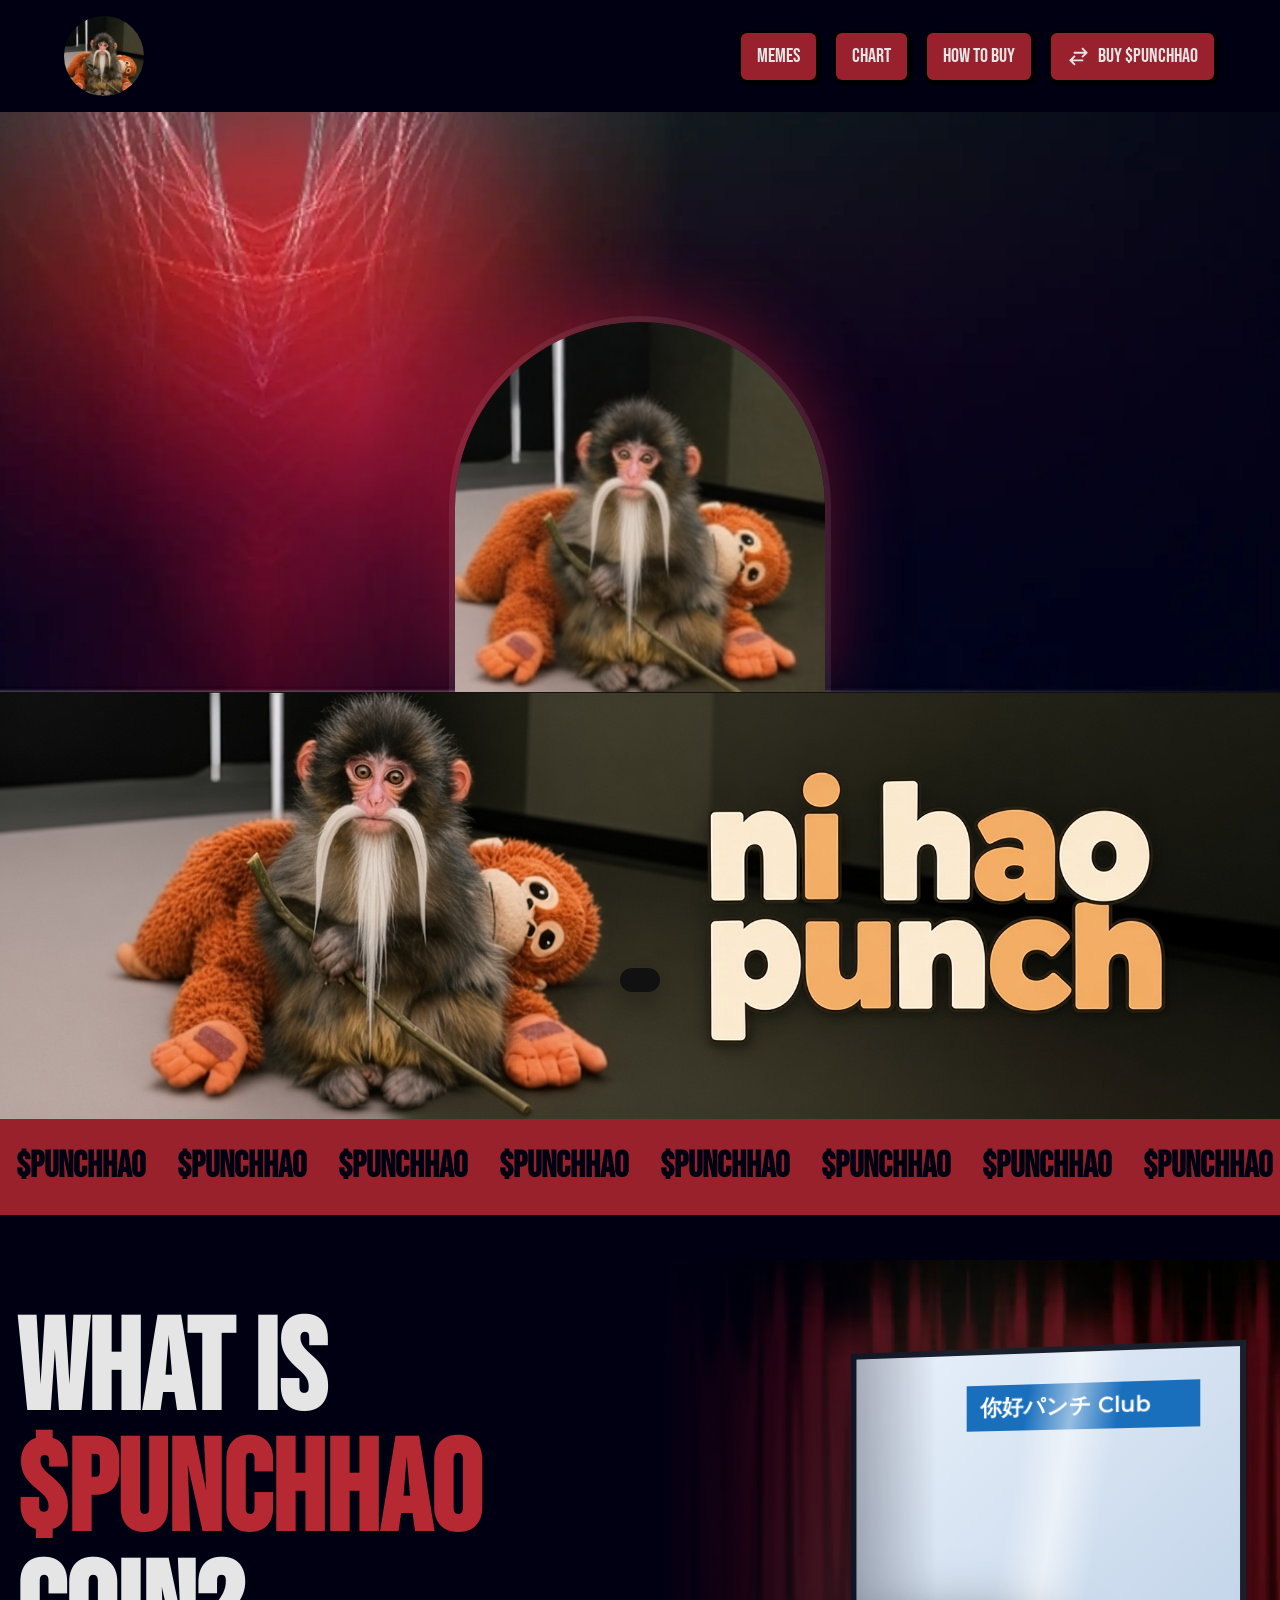
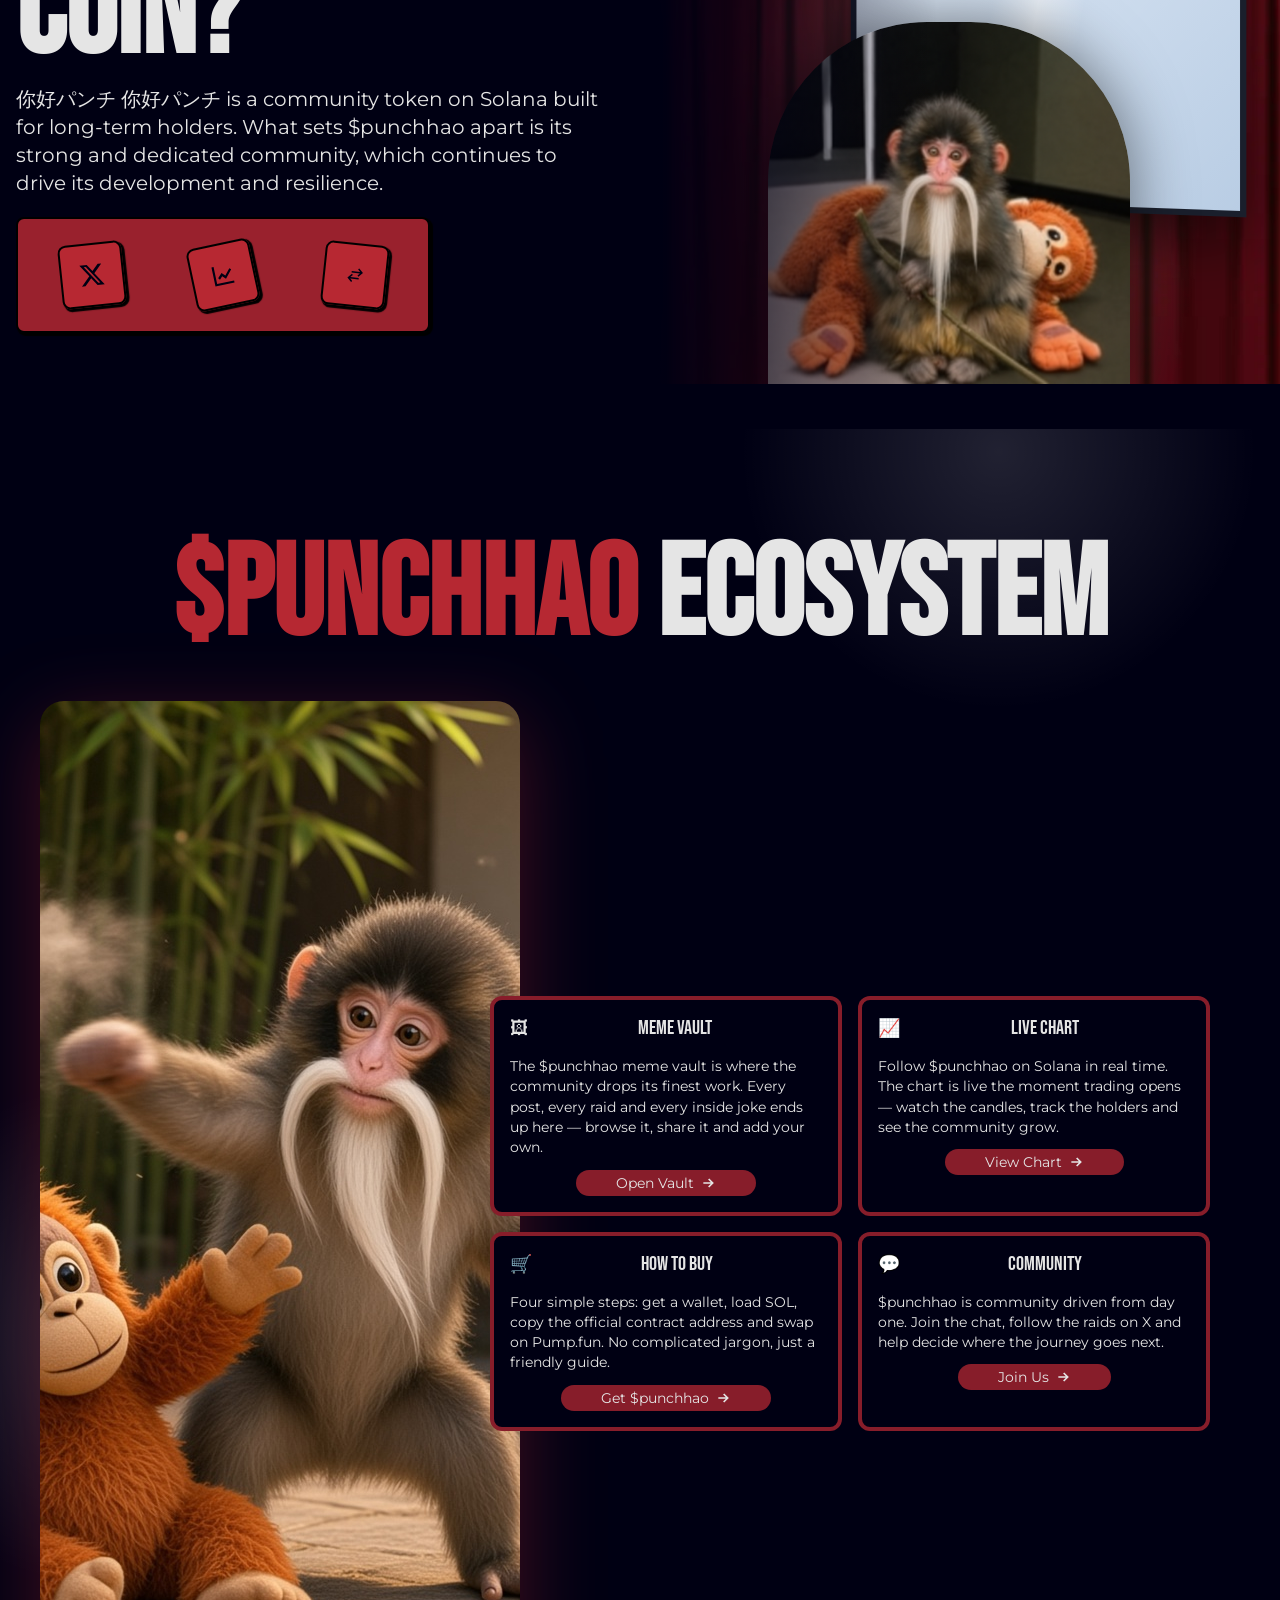
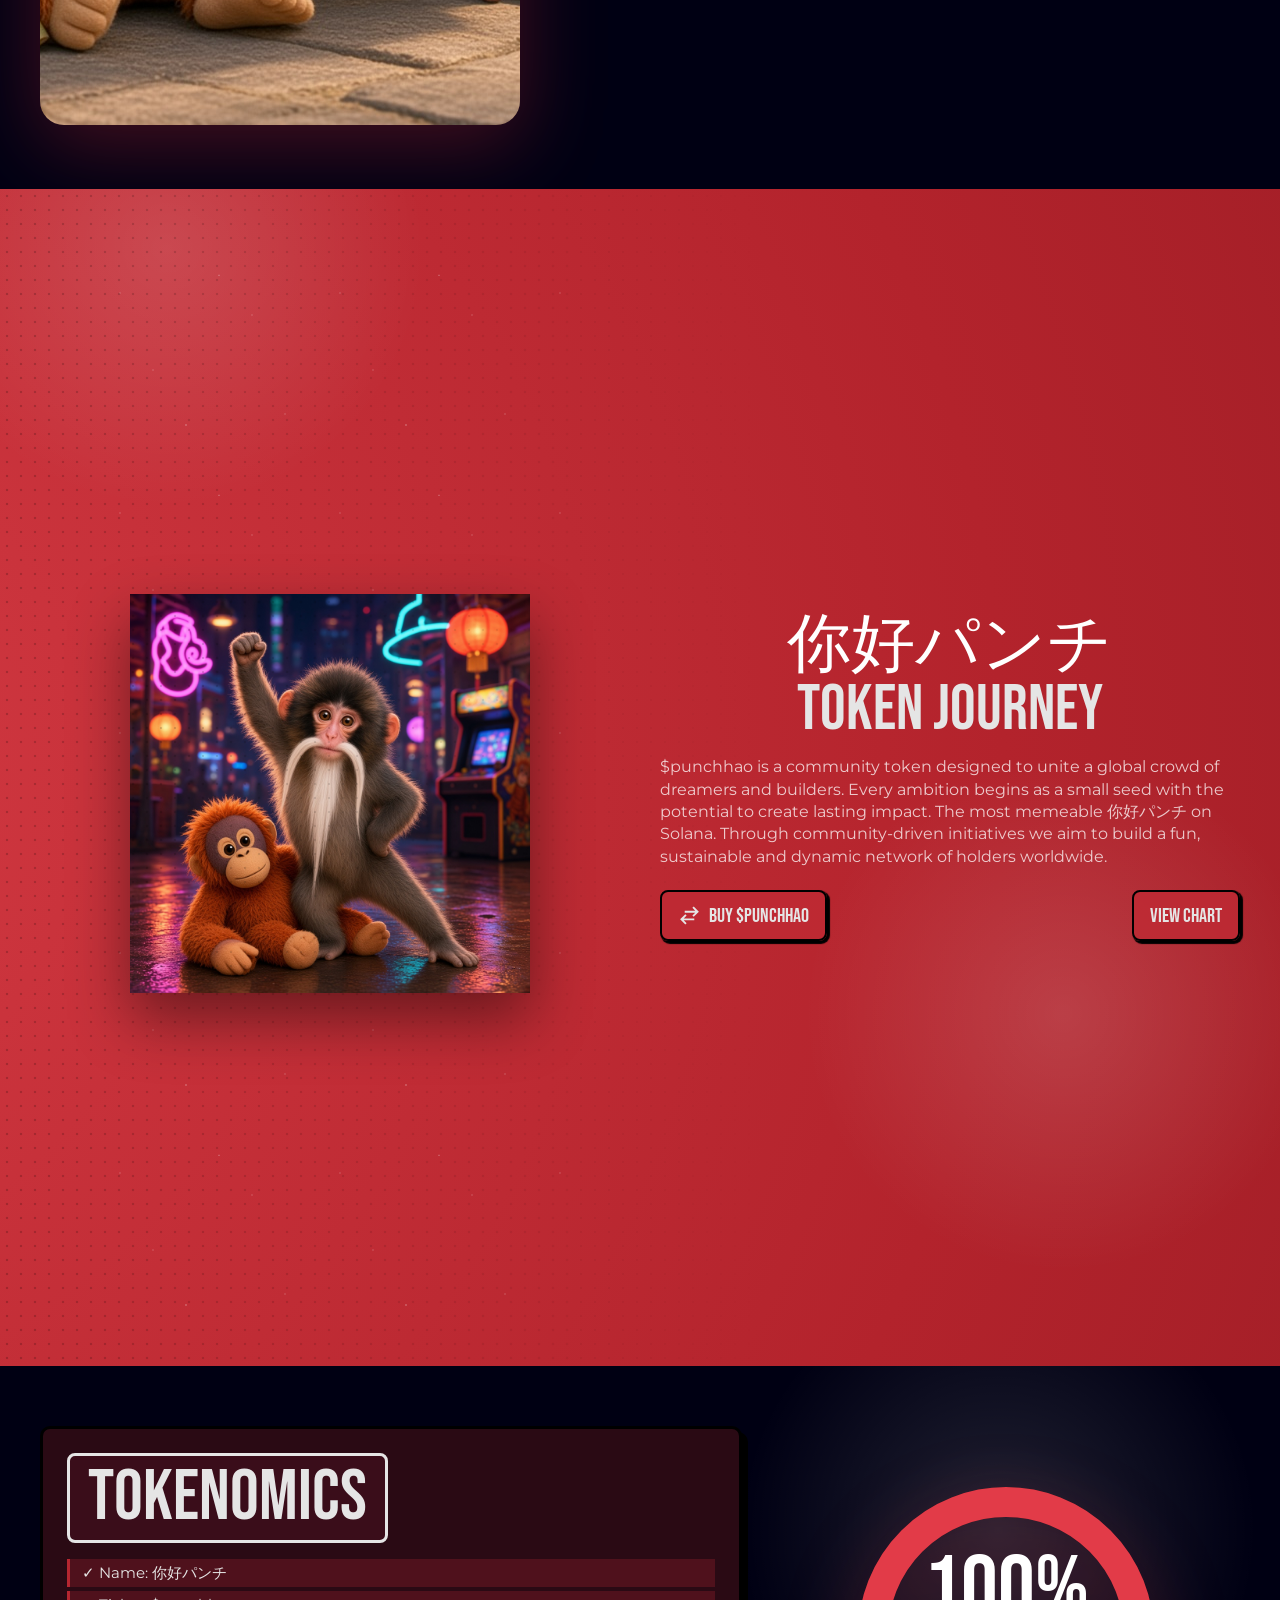
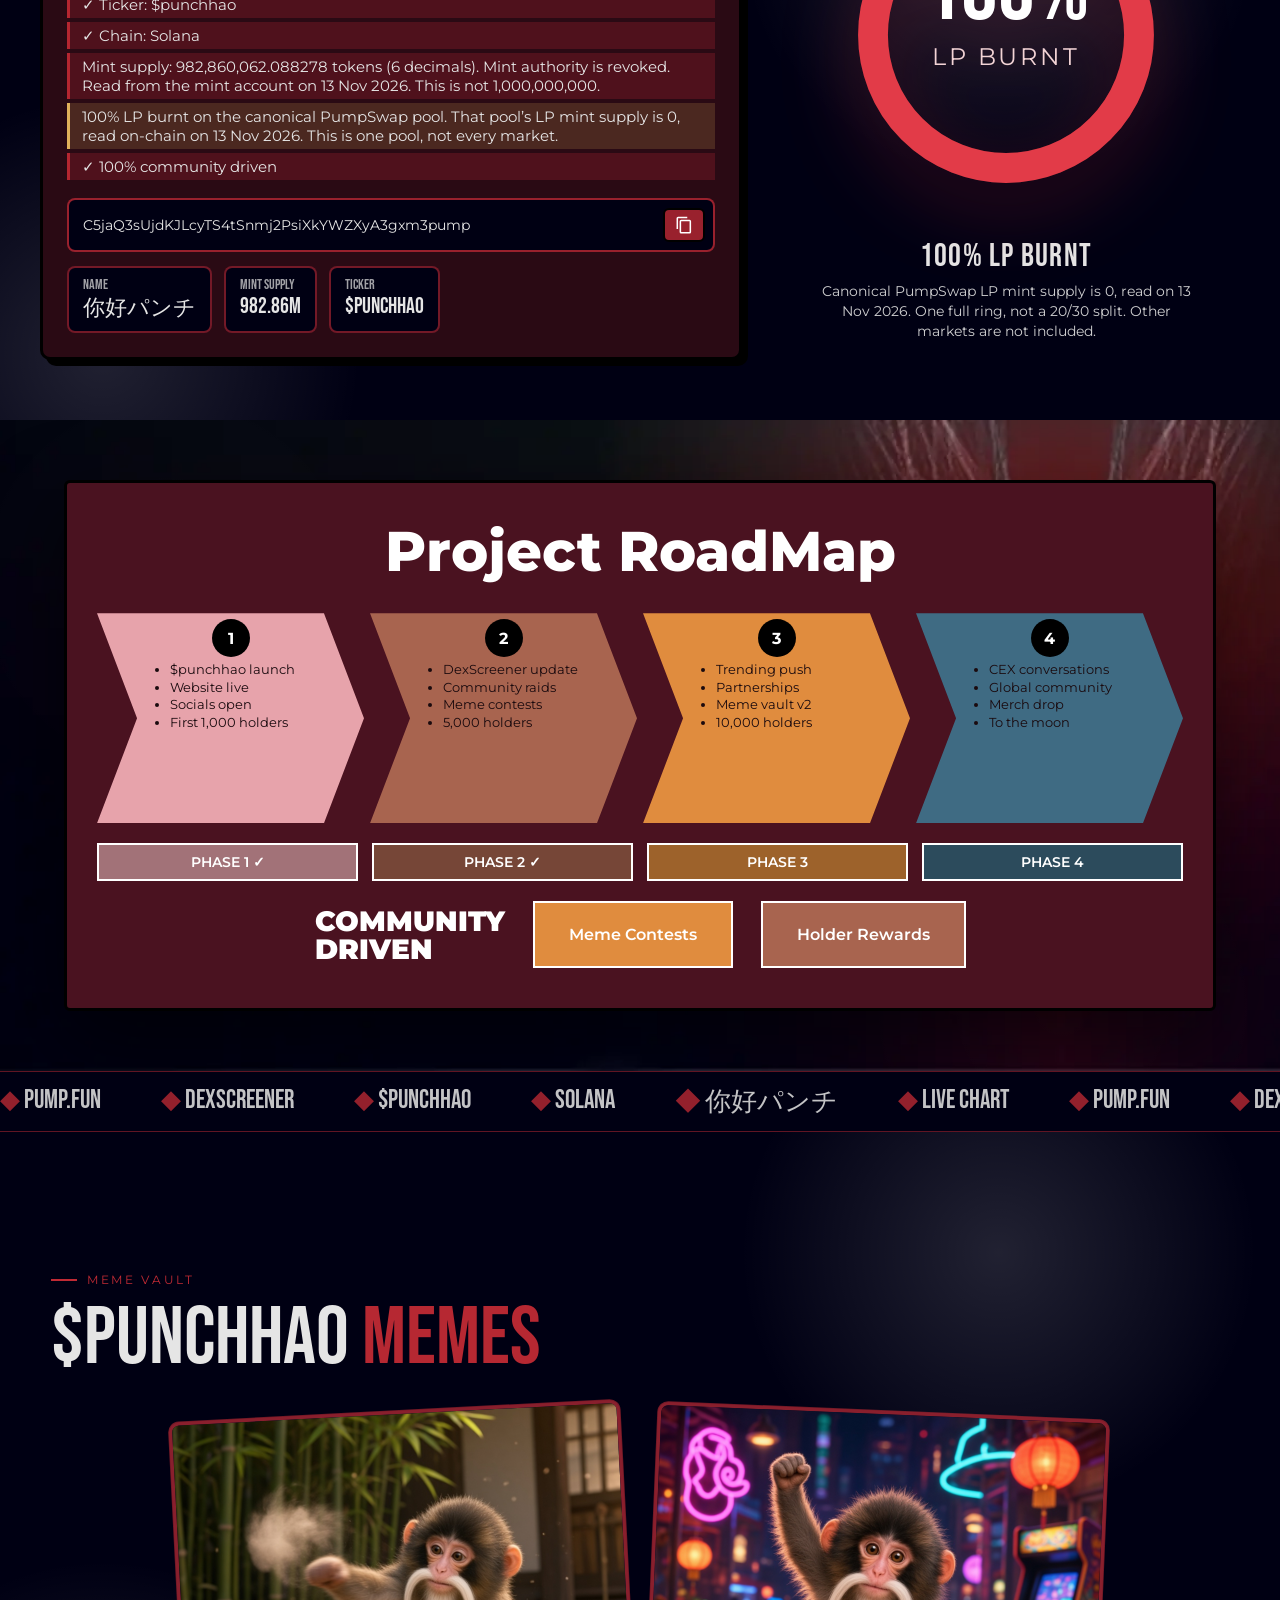
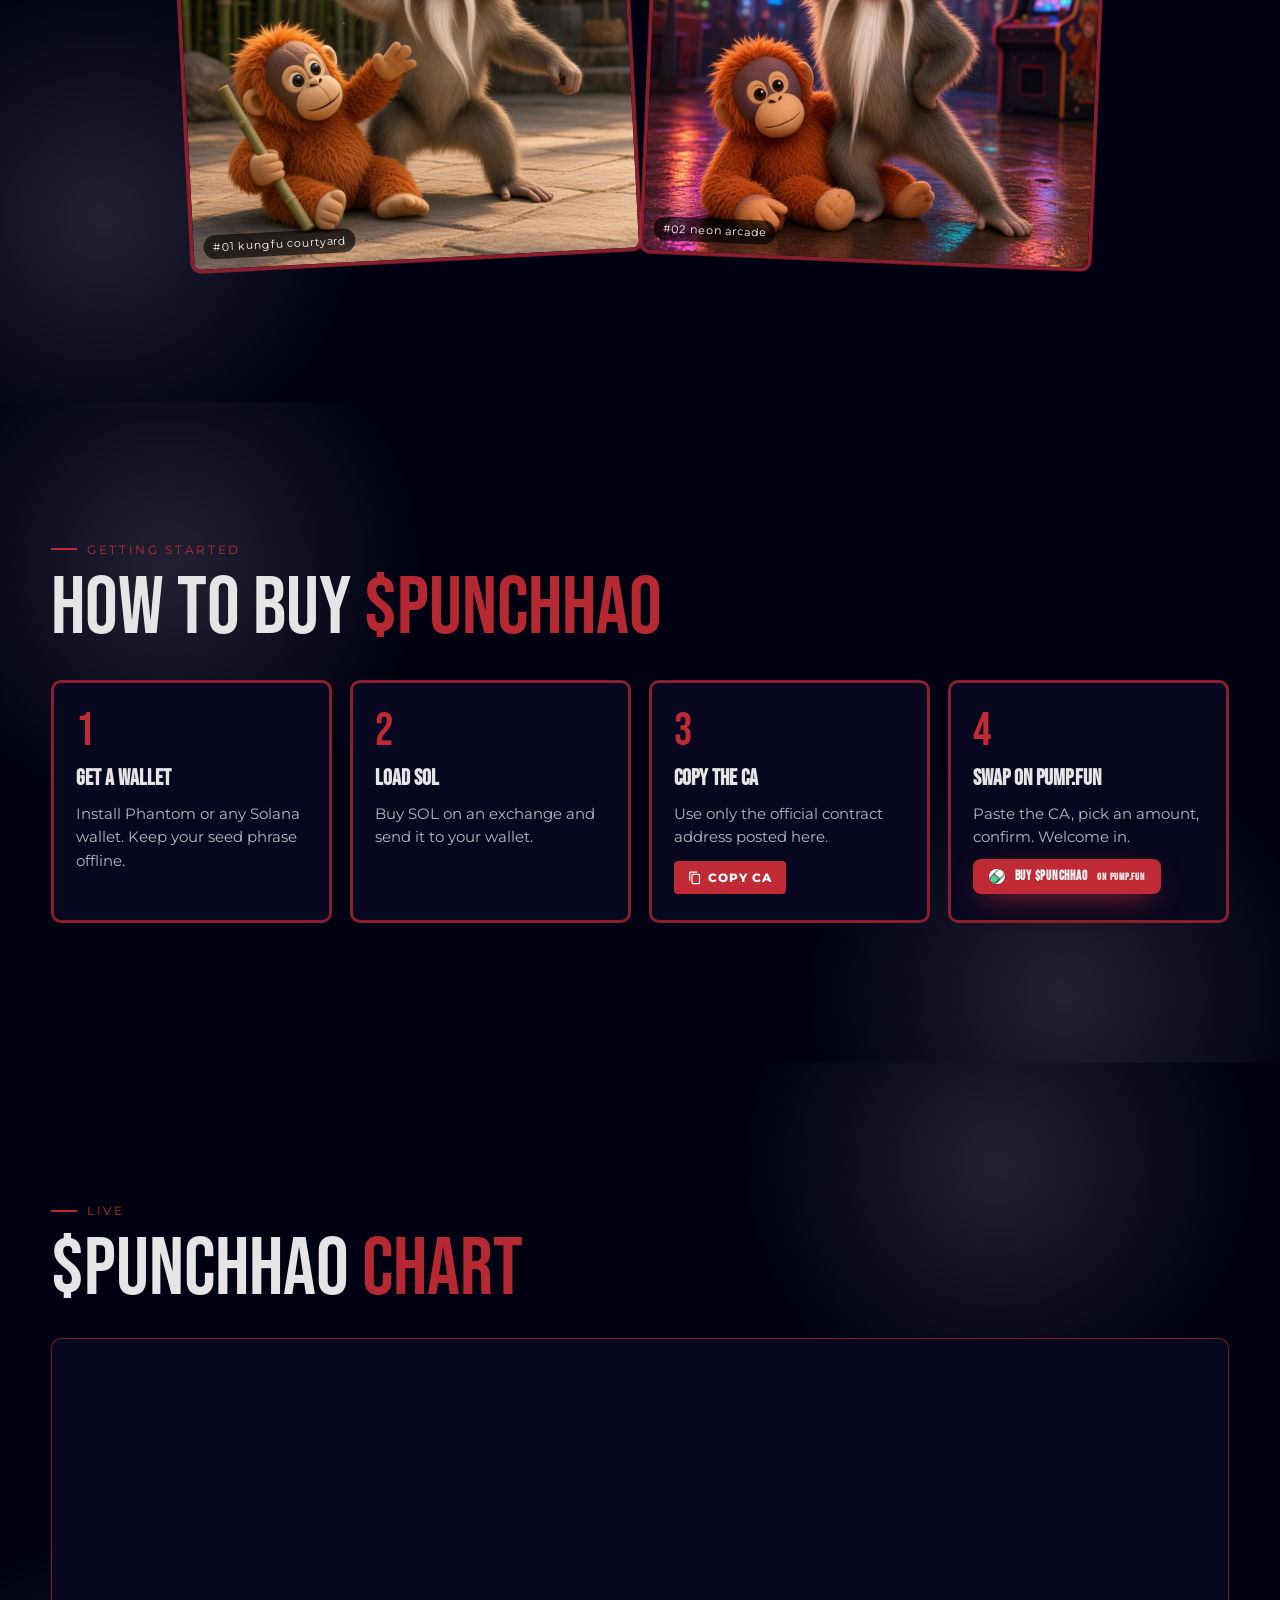
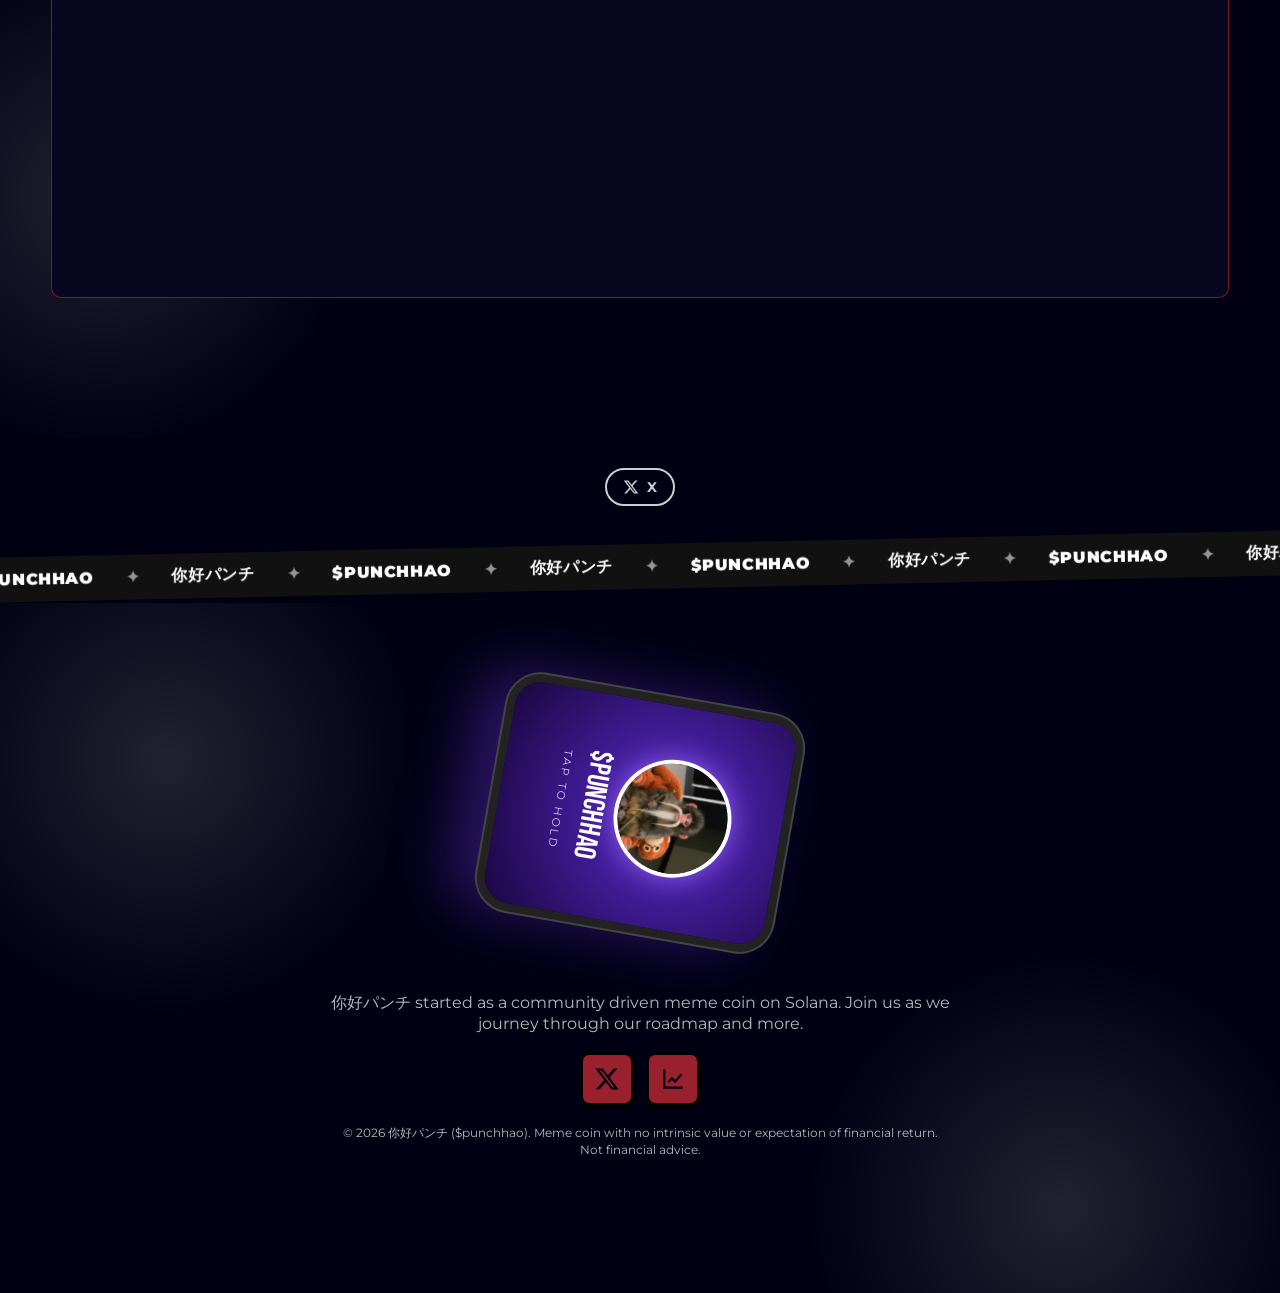
<file: aaa/index.html>
<!doctype html>
<html lang="en" data-theme-mode="original" data-theme-preset="" style="">
<head>
<meta charset="utf-8">
<meta name="viewport" content="width=device-width,initial-scale=1">
<!-- archetype: c38-ocicat | placeholders: 你好パンチ punchhao assets/logo.png?v=540d6786 C5jaQ3sUjdKJLcyTS4tSnmj2PsiXkYWZXyA3gxm3pump solana https://x.com/nihaopunch  https://pump.fun/coin/C5jaQ3sUjdKJLcyTS4tSnmj2PsiXkYWZXyA3gxm3pump https://dexscreener.com/solana/C5jaQ3sUjdKJLcyTS4tSnmj2PsiXkYWZXyA3gxm3pump?embed=1&amp;loadChartSettings=0&amp;trades=0&amp;tabs=0&amp;info=0&amp;chartLeftToolbar=0&amp;chartTheme=dark&amp;theme=dark&amp;chartStyle=1&amp;chartType=usd&amp;interval=15 (+ optional The most memeable 你好パンチ on Solana. 你好パンチ 1,000,000,000 0/0 Pump.fun SOL Phantom https://dexscreener.com/solana/C5jaQ3sUjdKJLcyTS4tSnmj2PsiXkYWZXyA3gxm3pump Solana <img class="dexic" src="assets/dex.png?v=111fa3a9" alt="Pump.fun">=raw html) -->
<title>你好パンチ ($punchhao) | The most memeable 你好パンチ on Solana.</title>
<meta name="description" content="你好パンチ">
<meta property="og:title" content="你好パンチ ($punchhao)"><meta property="og:description" content="The most memeable 你好パンチ on Solana."><meta property="og:image" content="https://nihaopunch.lol/assets/banner.png?v=7b27751a"><meta property="og:image:type" content="image/png"><meta property="og:image:width" content="1800"><meta property="og:image:height" content="600"><meta name="twitter:card" content="summary_large_image"><meta name="twitter:image" content="https://nihaopunch.lol/assets/banner.png?v=7b27751a">
<link rel="icon" href="assets/logo.png?v=540d6786">
<link rel="preconnect" href="https://fonts.googleapis.com"><link rel="preconnect" href="https://fonts.gstatic.com" crossorigin>
<link href="https://fonts.googleapis.com/css2?family=Bebas+Neue&family=Montserrat:wght@400;500;600;800;900&display=swap" rel="stylesheet">
<style>
*,*::before,*::after{box-sizing:border-box}html{scroll-behavior:smooth;-webkit-text-size-adjust:100%}body{margin:0;overflow-x:hidden}html{overflow-x:hidden}img{max-width:100%;display:block}a{color:inherit;text-decoration:none}button{font:inherit;cursor:pointer}
.ico{width:1.15em!important;height:1.15em!important;max-width:1.15em!important;max-height:1.15em!important;fill:currentColor;flex:none;vertical-align:-.18em}
/* ---- scroll reveals (varied) ---- */
.rv{opacity:0;transform:translateY(28px);transition:opacity .8s ease,transform .8s cubic-bezier(.2,.8,.2,1)}.rv.in{opacity:1;transform:none}
.rv-l{opacity:0;transform:translateX(-36px);transition:opacity .75s ease,transform .75s cubic-bezier(.2,.8,.2,1)}.rv-l.in{opacity:1;transform:none}
.rv-r{opacity:0;transform:translateX(36px);transition:opacity .75s ease,transform .75s cubic-bezier(.2,.8,.2,1)}.rv-r.in{opacity:1;transform:none}
.rv-z{opacity:0;transform:scale(.88);transition:opacity .7s ease,transform .7s cubic-bezier(.2,.8,.2,1)}.rv-z.in{opacity:1;transform:none}
.rv-rot{opacity:0;transform:rotate(-6deg) translateY(24px);transition:opacity .75s ease,transform .75s cubic-bezier(.2,.8,.2,1)}.rv-rot.in{opacity:1;transform:none}
.rv-blur{opacity:0;filter:blur(12px);transform:translateY(16px);transition:opacity .8s ease,filter .8s ease,transform .8s cubic-bezier(.2,.8,.2,1)}.rv-blur.in{opacity:1;filter:none;transform:none}
.rv-stagger>*{opacity:0;transform:translateY(22px);transition:opacity .55s ease,transform .55s cubic-bezier(.2,.8,.2,1)}
.rv-stagger.in>*{opacity:1;transform:none}
.rv-stagger.in>*:nth-child(1){transition-delay:.05s}.rv-stagger.in>*:nth-child(2){transition-delay:.12s}.rv-stagger.in>*:nth-child(3){transition-delay:.19s}.rv-stagger.in>*:nth-child(4){transition-delay:.26s}.rv-stagger.in>*:nth-child(5){transition-delay:.33s}.rv-stagger.in>*:nth-child(6){transition-delay:.4s}.rv-stagger.in>*:nth-child(7){transition-delay:.47s}.rv-stagger.in>*:nth-child(8){transition-delay:.54s}.rv-stagger.in>*:nth-child(n+9){transition-delay:.6s}
/* ---- marquees ---- */
.mq{overflow:hidden;white-space:nowrap;display:flex;user-select:none}.mq-track{display:flex;flex:none;gap:2.5rem;padding-right:2.5rem;animation:mq var(--mq-speed,28s) linear infinite}.mq.rev .mq-track{animation-direction:reverse}@keyframes mq{to{transform:translateX(-100%)}}
.chart{position:relative;width:100%;padding-top:56%;overflow:hidden}.chart iframe{position:absolute;inset:0;width:100%;height:100%;border:0}@media(max-width:700px){.chart{padding-top:0;height:460px}}
.ca-text{word-break:break-all;overflow-wrap:anywhere}
#toast{position:fixed;left:50%;bottom:28px;transform:translate(-50%,120px);background:#111;color:#fff;padding:12px 20px;border-radius:999px;font:600 14px/1 system-ui,sans-serif;z-index:9999;transition:transform .35s cubic-bezier(.2,1.4,.4,1);box-shadow:0 10px 30px rgba(0,0,0,.35)}#toast.show{transform:translate(-50%,0)}
/* ---- continuous motion ---- */
.floaty{animation:floaty 3.6s ease-in-out infinite}@keyframes floaty{0%,100%{transform:translateY(0)}50%{transform:translateY(-14px)}}
.bob{animation:bob 3.2s ease-in-out infinite}@keyframes bob{50%{transform:translateY(-16px) rotate(2deg)}}
.wiggle{animation:wiggle 2.8s ease-in-out infinite}@keyframes wiggle{0%,100%{transform:rotate(0)}25%{transform:rotate(-4deg)}75%{transform:rotate(4deg)}}
.spin-slow{animation:spin 18s linear infinite}@keyframes spin{to{transform:rotate(360deg)}}
.pulse-glow{animation:pglow 2.4s ease-in-out infinite}@keyframes pglow{50%{filter:drop-shadow(0 0 18px currentColor)}}
.breath{animation:breath 3.4s ease-in-out infinite}@keyframes breath{50%{transform:scale(1.04)}}
.parallax-layer{will-change:transform}
.sparkle-burst{position:fixed;pointer-events:none;z-index:10000;width:8px;height:8px;border-radius:50%;animation:spark .7s ease-out forwards}@keyframes spark{to{transform:translate(var(--dx),var(--dy)) scale(0);opacity:0}}
.confetti-piece{position:fixed;pointer-events:none;z-index:10000;width:8px;height:12px;border-radius:2px;animation:conf .9s ease-out forwards}@keyframes conf{to{transform:translate(var(--dx),var(--dy)) rotate(var(--rot)) scale(.4);opacity:0}}
.particles{position:fixed;inset:0;pointer-events:none;z-index:0;overflow:hidden}
.particles i{position:absolute;width:6px;height:6px;border-radius:50%;opacity:.55;animation:rise linear infinite}@keyframes rise{to{transform:translateY(-110vh) rotate(360deg);opacity:0}}
[data-copy].copied{animation:pop .35s ease}@keyframes pop{50%{transform:scale(1.08)}}
/* ---- progress bar ---- */
.scroll-progress{position:fixed;top:0;left:0;height:3px;width:0;z-index:10001;background:linear-gradient(90deg,#ffd23f,#ff6fa8,#7c4dff);pointer-events:none;transform-origin:left center}
/* ---- magnetic / shine / tilt / glow buy ---- */
.btn,.btn-main,.btn-chunk{white-space:nowrap}
.btn-shine{position:relative;overflow:hidden}
.btn-shine::after{content:"";position:absolute;inset:-40% auto -40% -60%;width:40%;background:linear-gradient(90deg,transparent,rgba(255,255,255,.45),transparent);transform:skewX(-20deg);animation:shine 3.2s ease-in-out infinite}@keyframes shine{0%,60%{left:-60%}100%{left:140%}}
.btn-pulse{animation:bpulse 1.8s ease-in-out infinite}@keyframes bpulse{0%,100%{box-shadow:0 0 0 0 color-mix(in srgb,currentColor 45%,transparent)}50%{box-shadow:0 0 0 12px transparent}}
.tilt-3d{transform-style:preserve-3d;transition:transform .25s ease}
.icon-wiggle:hover{animation:wiggle .5s ease}
/* ---- hero intro ---- */
[data-intro] .intro-logo{opacity:0;transform:scale(.4);animation:introPop .7s cubic-bezier(.2,1.4,.3,1) .15s forwards}@keyframes introPop{to{opacity:1;transform:scale(1)}}
[data-intro] .intro-title .word>span{display:inline-block;opacity:0;transform:translateY(1.1em) rotate(8deg);animation:letterIn .55s cubic-bezier(.2,.8,.2,1) forwards}@keyframes letterIn{to{opacity:1;transform:none}}
[data-intro] .intro-fade{opacity:0;transform:translateY(18px);animation:introFade .7s ease forwards}@keyframes introFade{to{opacity:1;transform:none}}
/* ---- typing cursor ---- */
.typing::after{content:"|";animation:blink 1s step-end infinite;margin-left:2px}@keyframes blink{50%{opacity:0}}
/* ---- cursor trail (desktop) ---- */
.cursor-dot{position:fixed;width:10px;height:10px;border-radius:50%;pointer-events:none;z-index:10002;mix-blend-mode:difference;background:#fff;transform:translate(-50%,-50%);transition:width .15s,height .15s;display:none}
.cursor-ring{position:fixed;width:28px;height:28px;border:1.5px solid rgba(255,255,255,.55);border-radius:50%;pointer-events:none;z-index:10002;mix-blend-mode:difference;transform:translate(-50%,-50%);transition:width .2s,height .2s,border-color .2s;display:none}
/* ---- animated dividers ---- */
.div-wave{display:block;width:100%;height:48px;background:radial-gradient(circle at 10px 0,transparent 9px,currentColor 10px) repeat-x;background-size:20px 48px;opacity:.15;animation:waveShift 4s linear infinite}@keyframes waveShift{to{background-position:40px 0}}
.div-zig{height:14px;background:repeating-linear-gradient(-45deg,currentColor 0 6px,transparent 6px 12px);opacity:.18;animation:zigMove 2.4s linear infinite}@keyframes zigMove{to{background-position:24px 0}}
/* ---- gradient / noise bg helpers ---- */
.anim-grad{background-size:200% 200%;animation:gradShift 10s ease infinite}@keyframes gradShift{0%{background-position:0% 50%}50%{background-position:100% 50%}100%{background-position:0% 50%}}
.noise-bg{position:relative}
.noise-bg::before{content:"";position:absolute;inset:0;pointer-events:none;opacity:.06;z-index:0;background-image:url("data:image/svg+xml,%3Csvg viewBox='0 0 200 200' xmlns='http://www.w3.org/2000/svg'%3E%3Cfilter id='n'%3E%3CfeTurbulence type='fractalNoise' baseFrequency='.85' numOctaves='3' stitchTiles='stitch'/%3E%3C/filter%3E%3Crect width='100%25' height='100%25' filter='url(%23n)'/%3E%3C/svg%3E");mix-blend-mode:overlay}
/* ---- meme rail drag ---- */
.meme-rail{overflow:hidden;cursor:grab;touch-action:pan-y}.meme-rail:active{cursor:grabbing}.meme-rail .rail-track{display:flex;gap:16px;width:max-content;animation:railAuto 40s linear infinite}.meme-rail:hover .rail-track,.meme-rail.is-drag .rail-track{animation-play-state:paused}@keyframes railAuto{to{transform:translateX(-50%)}}
/* ---- reduced motion ---- */
@media(prefers-reduced-motion:reduce){
 *{animation-duration:.001s!important;animation-iteration-count:1!important;transition:none!important}
 .rv,.rv-l,.rv-r,.rv-z,.rv-rot,.rv-blur,.rv-stagger>*{opacity:1;transform:none;filter:none}
 .floaty,.bob,.wiggle,.spin-slow,.pulse-glow,.breath,.btn-pulse,.btn-shine::after{animation:none!important}
 [data-intro] .intro-logo,[data-intro] .intro-title .word>span,[data-intro] .intro-fade{opacity:1;transform:none;animation:none!important}
 .cursor-dot,.cursor-ring,.scroll-progress,.particles{display:none!important}
}
/* extra links (shared) */
[data-xlinks]:empty{display:none!important}
.xlinks{display:flex;flex-wrap:wrap;justify-content:center;gap:10px;max-width:1100px;margin:0 auto;padding:30px 20px 10px;position:relative;z-index:2}
.xlinks a{display:inline-flex;align-items:center;gap:8px;padding:9px 16px;border:2px solid currentColor;border-radius:999px;font-weight:700;font-size:14px;line-height:1;opacity:.9;transition:transform .15s,opacity .15s;text-decoration:none;color:inherit}
.xlinks a:hover{opacity:1;transform:translateY(-2px)}
@media(max-width:700px){a.xs{display:none!important}.particles i:nth-child(n+12){display:none}}
/* DEX on buy buttons */
.dexic{width:1.25em!important;height:1.25em!important;max-width:1.25em!important;max-height:1.25em!important;border-radius:50%;object-fit:cover;flex:none;vertical-align:-.25em;background:#fff;box-shadow:0 0 0 1px rgba(0,0,0,.15);margin:0!important;padding:0!important;filter:none!important;display:inline-block!important}
.dexon{font-size:.82em;opacity:.92;white-space:nowrap}


/* Hero content above absolute decorative layers (gradients/blobs at z-index:0).
   Letter-split transforms create stacking contexts that would otherwise paint under those layers. */
.hero > .wrap,.hero > .hero-grid,.hero > .hero-inner,.hero > .hero-split,.hero > .content,
.stage > .wrap,.stage > .hero-grid,.stage > .content,
.hero .wrap.hero-grid,.hero .hero-copy{position:relative;z-index:2}
.hero .scene,.hero .scene-rich,.hero > [aria-hidden="true"].clean,.hero > .clean,
.hero > .blue-blob,.hero > .hero-bg{pointer-events:none}

/* ==== SELECTABLE THEME ==== */
/* Presets set --theme-*; data-theme-mode=preset|custom remaps --a/--a2/--acc/--part.
   data-theme-mode=original (default) keeps each template's authored accents. */
:root,html{
  --theme-1:var(--a,#888);--theme-2:var(--a2,#aaa);--theme-glow:rgba(0,0,0,.2);
  --theme-grad:linear-gradient(135deg,var(--theme-1),var(--theme-2));--theme-ink:#0a0a0a;
}
/* Named presets (applied via data-theme-preset on <html>) */
html[data-theme-preset="bnb-gold"]{
  --theme-1:#F0B90B;--theme-2:#F8D12F;--theme-glow:rgba(240,185,11,.5);
  --theme-grad:linear-gradient(135deg,#F0B90B,#F8D12F);--theme-ink:#0b0e11;
}
html[data-theme-preset="solana"]{
  --theme-1:#9945FF;--theme-2:#14F195;--theme-glow:rgba(153,69,255,.5);
  --theme-grad:linear-gradient(135deg,#9945FF,#14F195);--theme-ink:#0b0418;
}
html[data-theme-preset="ethereum"]{
  --theme-1:#627EEA;--theme-2:#8FA4F3;--theme-glow:rgba(98,126,234,.5);
  --theme-grad:linear-gradient(135deg,#627EEA,#8FA4F3);--theme-ink:#0a0e1a;
}
html[data-theme-preset="base-blue"]{
  --theme-1:#0052FF;--theme-2:#3B7CFF;--theme-glow:rgba(0,82,255,.5);
  --theme-grad:linear-gradient(135deg,#0052FF,#3B7CFF);--theme-ink:#000814;
}
html[data-theme-preset="neon-pink"]{
  --theme-1:#FF2D95;--theme-2:#FF8AC5;--theme-glow:rgba(255,45,149,.5);
  --theme-grad:linear-gradient(135deg,#FF2D95,#FF8AC5);--theme-ink:#1a0410;
}
html[data-theme-preset="cyber-lime"]{
  --theme-1:#C8FF00;--theme-2:#7CFF00;--theme-glow:rgba(200,255,0,.45);
  --theme-grad:linear-gradient(135deg,#C8FF00,#7CFF00);--theme-ink:#0a1200;
}
html[data-theme-preset="ocean-teal"]{
  --theme-1:#0D9488;--theme-2:#2DD4BF;--theme-glow:rgba(13,148,136,.5);
  --theme-grad:linear-gradient(135deg,#0D9488,#2DD4BF);--theme-ink:#021412;
}
html[data-theme-preset="sunset-orange"]{
  --theme-1:#F97316;--theme-2:#FBBF24;--theme-glow:rgba(249,115,22,.5);
  --theme-grad:linear-gradient(135deg,#F97316,#FBBF24);--theme-ink:#1a0a00;
}
html[data-theme-preset="lava-red"]{
  --theme-1:#EF4444;--theme-2:#F97316;--theme-glow:rgba(239,68,68,.5);
  --theme-grad:linear-gradient(135deg,#EF4444,#F97316);--theme-ink:#140404;
}
html[data-theme-preset="royal-purple"]{
  --theme-1:#7C3AED;--theme-2:#C084FC;--theme-glow:rgba(124,58,237,.5);
  --theme-grad:linear-gradient(135deg,#7C3AED,#C084FC);--theme-ink:#0e0618;
}
html[data-theme-preset="mint-pastel"]{
  --theme-1:#6EE7B7;--theme-2:#A7F3D0;--theme-glow:rgba(110,231,183,.45);
  --theme-grad:linear-gradient(135deg,#6EE7B7,#A7F3D0);--theme-ink:#062016;
}
html[data-theme-preset="monochrome"]{
  --theme-1:#111111;--theme-2:#6B7280;--theme-glow:rgba(0,0,0,.35);
  --theme-grad:linear-gradient(135deg,#111111,#6B7280);--theme-ink:#ffffff;
}
/* Custom: inline --theme-1/--theme-2 set by app/build on <html style="..."> */
html[data-theme-mode="preset"],html[data-theme-mode="custom"]{
  --a:var(--theme-1);--a2:var(--theme-2);--acc:var(--theme-1);--part:var(--theme-1);
}
/* Original: do nothing — template CSS keeps its own --a/--a2 */
html[data-theme-mode="original"],html:not([data-theme-mode]){}
/* Accent chrome when a preset/custom theme is active */
html[data-theme-mode="preset"] .btn-main,
html[data-theme-mode="preset"] .btn-pulse,
html[data-theme-mode="preset"] a.btn[data-buy],
html[data-theme-mode="preset"] .btn-chunk.btn-gold,
html[data-theme-mode="preset"] .btn-chunk.btn-red,
html[data-theme-mode="preset"] .btn-pink,
html[data-theme-mode="custom"] .btn-main,
html[data-theme-mode="custom"] .btn-pulse,
html[data-theme-mode="custom"] a.btn[data-buy],
html[data-theme-mode="custom"] .btn-chunk.btn-gold,
html[data-theme-mode="custom"] .btn-chunk.btn-red,
html[data-theme-mode="custom"] .btn-pink{
  background:var(--theme-grad)!important;color:var(--theme-ink)!important;border-color:var(--theme-1)!important;
  box-shadow:0 0 24px var(--theme-glow)!important;
}
html[data-theme-mode="preset"] .marquee,
html[data-theme-mode="preset"] .mq,
html[data-theme-mode="custom"] .marquee,
html[data-theme-mode="custom"] .mq{
  background:var(--theme-grad)!important;color:var(--theme-ink)!important;border-color:var(--theme-1)!important;
}
html[data-theme-mode="preset"] .scroll-progress,
html[data-theme-mode="custom"] .scroll-progress{background:var(--theme-grad)!important}
html[data-theme-mode="preset"] .market,
html[data-theme-mode="preset"] [data-dexs-live],
html[data-theme-mode="custom"] .market,
html[data-theme-mode="custom"] [data-dexs-live]{border-color:var(--theme-1)!important}
html[data-theme-mode="preset"] .roadmap .dot,
html[data-theme-mode="custom"] .roadmap .dot{
  background:var(--theme-1)!important;color:var(--theme-ink)!important;border-color:var(--theme-1)!important;
}
html[data-theme-mode="preset"] .step .n,
html[data-theme-mode="custom"] .step .n{
  color:var(--theme-1)!important;border-color:var(--theme-1)!important;
}
/* Color-only glow: inset box-shadow never reflows children */
html[data-theme-mode="preset"] .hero,
html[data-theme-mode="custom"] .hero{
  box-shadow:inset 0 0 120px var(--theme-glow),inset 0 -40px 80px color-mix(in srgb,var(--theme-2) 18%,transparent);
}
html[data-theme-mode="preset"] .particles i,
html[data-theme-mode="custom"] .particles i{background:var(--theme-1)!important;box-shadow:0 0 8px var(--theme-glow)}
html[data-theme-mode="preset"] .confetti-piece,
html[data-theme-mode="custom"] .confetti-piece{background:var(--theme-1)!important}
html[data-theme-mode="preset"] .sparkle-burst,
html[data-theme-mode="custom"] .sparkle-burst{background:var(--theme-2)!important}
/* Headlines: never mid-word break (letter-split safe) */
h1,.disp,.hero h1,.sec-title{
  word-break:normal;overflow-wrap:normal;hyphens:none;-webkit-hyphens:none;
}
.intro-title .word{display:inline-block;white-space:nowrap}
.intro-title .word>span{display:inline-block}

h1.disp,h1.intro-title,.hero h1{overflow:visible}
/* wave / glitch helpers used by user templates */
.wave-text span{display:inline-block;animation:waveY 1.8s ease-in-out infinite}
@keyframes waveY{0%,100%{transform:translateY(0)}50%{transform:translateY(-.22em)}}
.glitch{position:relative;display:inline-block}
.glitch::before,.glitch::after{content:attr(data-text);position:absolute;left:0;top:0;width:100%;overflow:hidden;pointer-events:none}
.glitch::before{color:#0ff;transform:translate(2px,-1px);mix-blend-mode:screen;animation:g1 2.2s infinite linear}
.glitch::after{color:#f0f;transform:translate(-2px,1px);mix-blend-mode:screen;animation:g2 1.7s infinite linear}
@keyframes g1{0%,88%,100%{clip-path:inset(0 0 80% 0)}40%{clip-path:inset(30% 0 40% 0)}60%{clip-path:inset(70% 0 5% 0)}}
@keyframes g2{0%,100%{clip-path:inset(80% 0 0 0)}35%{clip-path:inset(10% 0 60% 0)}70%{clip-path:inset(50% 0 20% 0)}}
html[data-theme-mode="preset"] .kicker,html[data-theme-mode="custom"] .kicker{color:var(--theme-1)!important}
html[data-theme-mode="preset"] .sig,html[data-theme-mode="custom"] .sig{box-shadow:inset 0 0 80px var(--theme-glow)}
.hero-copy,.hero-inner,.hero-grid>div:first-child{min-width:0}

/* Full theme: two picked colors become a page, not a button tint.
   Original mode does not match these selectors, so each template keeps its own palette.
   Chain is never read here. */
html[data-theme-mode="preset"],
html[data-theme-mode="custom"]{
  --theme-bg:color-mix(in srgb,var(--theme-1) 18%, #090b10);
  --theme-bg-2:color-mix(in srgb,var(--theme-2) 22%, #12151c);
  --theme-surface:color-mix(in srgb,var(--theme-1) 12%, #171b24);
  --theme-text:#f4f6fb;
  --theme-muted:color-mix(in srgb,var(--theme-2) 34%, #b7c0ce);
  --theme-line:color-mix(in srgb,var(--theme-1) 42%, transparent);
  --bg:var(--theme-bg);
  --bg-2:var(--theme-bg-2);
  --surface:var(--theme-surface);
  --card:var(--theme-surface);
  --ink:var(--theme-text);
  --muted:var(--theme-muted);
  --line:var(--theme-line);
  --a:var(--theme-1);
  --a2:var(--theme-2);
  --on:var(--theme-ink);
  --glow:var(--theme-glow);
  --grad:var(--theme-grad);
  --part:var(--theme-1);
  --acc:var(--theme-1);
  --border:1px solid var(--theme-line);
  --shadow:0 18px 40px color-mix(in srgb,#000 28%,transparent);
  --paper:var(--bg);
  --white:var(--surface);
  --yellow:var(--a);
  --yellow-2:var(--a2);
  --orange:var(--a);
  --orange-2:color-mix(in srgb,var(--a) 70%, white);
  --orange-d:color-mix(in srgb,var(--a) 72%, black);
  --pink:var(--a2);
  --blue:var(--a2);
  --navy:var(--bg-2);
  --navy-2:var(--bg);
  --ink-2:var(--muted);
  --mute:var(--muted);
}
html[data-theme-preset="bnb-gold"]{--theme-bg:#100e09;--theme-bg-2:#1c1810;--theme-surface:#221c12;--theme-text:#fbf6e8;--theme-muted:#d9cba8;--theme-line:color-mix(in srgb,#F0B90B 40%, transparent)}
html[data-theme-preset="solana"]{--theme-bg:#0c0616;--theme-bg-2:#140a22;--theme-surface:#1a1030;--theme-text:#f6f2ff;--theme-muted:#cbbbe8}
html[data-theme-preset="ethereum"]{--theme-bg:#0b1020;--theme-bg-2:#12182e;--theme-surface:#161c34;--theme-text:#eef2ff;--theme-muted:#b7c3e6}
html[data-theme-preset="base-blue"]{--theme-bg:#f3f6ff;--theme-bg-2:#e5edff;--theme-surface:#ffffff;--theme-text:#0b1224;--theme-muted:#4c5d86;--theme-line:color-mix(in srgb,#0052FF 28%, transparent)}
html[data-theme-preset="neon-pink"]{--theme-bg:#160610;--theme-bg-2:#240814;--theme-surface:#2a0d1c;--theme-text:#ffe8f4;--theme-muted:#f0b6d0}
html[data-theme-preset="cyber-lime"]{--theme-bg:#070c02;--theme-bg-2:#121a06;--theme-surface:#141c0a;--theme-text:#f4ffd8;--theme-muted:#cfe6a4}
html[data-theme-preset="ocean-teal"]{--theme-bg:#041412;--theme-bg-2:#082220;--theme-surface:#0c2422;--theme-text:#e7fffb;--theme-muted:#a9d5ce}
html[data-theme-preset="sunset-orange"]{--theme-bg:#160c06;--theme-bg-2:#24160c;--theme-surface:#2a1a10;--theme-text:#fff3e6;--theme-muted:#f0c9a4}
html[data-theme-preset="lava-red"]{--theme-bg:#160606;--theme-bg-2:#240c0a;--theme-surface:#2a1010;--theme-text:#ffeae6;--theme-muted:#f0b4ac}
html[data-theme-preset="royal-purple"]{--theme-bg:#100818;--theme-bg-2:#1a0e2c;--theme-surface:#201238;--theme-text:#f6efff;--theme-muted:#d2c0ee}
html[data-theme-preset="mint-pastel"]{--theme-bg:#f2fff8;--theme-bg-2:#e4fff3;--theme-surface:#ffffff;--theme-text:#06281c;--theme-muted:#3d6b58;--theme-line:color-mix(in srgb,#065f46 22%, transparent)}
html[data-theme-preset="monochrome"]{--theme-bg:#f4f4f5;--theme-bg-2:#e7e7ea;--theme-surface:#ffffff;--theme-text:#111111;--theme-muted:#4b5563;--theme-line:rgba(17,17,17,.16)}

/* ---- Reference X post embed ---- */
.ref-post{position:relative;padding:48px 20px 56px;isolation:isolate;overflow:hidden}
.ref-post-wrap{position:relative;z-index:1;max-width:640px;margin:0 auto}
.ref-post-head{text-align:center;margin-bottom:22px}
.ref-post-badge{display:inline-block;font-size:11px;font-weight:800;letter-spacing:.14em;text-transform:uppercase;padding:.4em .9em;border-radius:999px;background:color-mix(in srgb,var(--acc,var(--theme-1,#7c4dff)) 22%,transparent);color:var(--acc,var(--theme-1,#c4b5fd));border:1px solid color-mix(in srgb,var(--acc,var(--theme-1,#7c4dff)) 40%,transparent);margin-bottom:10px}
.ref-post-title{margin:0;font-size:clamp(1.45rem,3.5vw,2.1rem);line-height:1.15;color:var(--ink,#fff);text-wrap:balance}
.ref-post-frame{position:relative;border-radius:22px;padding:18px 14px 10px;background:color-mix(in srgb,var(--bg,#0a0a12) 82%,var(--acc,var(--theme-1,#7c4dff)) 18%);border:1px solid color-mix(in srgb,var(--acc,var(--theme-1,#7c4dff)) 35%,transparent);box-shadow:0 0 0 1px color-mix(in srgb,var(--acc2,var(--theme-2,#14F195)) 18%,transparent),0 0 60px color-mix(in srgb,var(--acc,var(--theme-1,#7c4dff)) 28%,transparent),0 24px 50px rgba(0,0,0,.35);animation:refPostIn .85s cubic-bezier(.2,.8,.2,1) both}
.ref-post-frame::before{content:"";position:absolute;inset:-1px;border-radius:inherit;pointer-events:none;background:linear-gradient(135deg,color-mix(in srgb,var(--acc,var(--theme-1,#7c4dff)) 45%,transparent),transparent 40%,color-mix(in srgb,var(--acc2,var(--theme-2,#14F195)) 35%,transparent));opacity:.35;mask:linear-gradient(#000 0 0) content-box,linear-gradient(#000 0 0);mask-composite:exclude;padding:1px}
.ref-post .twitter-tweet{margin:0 auto!important}
.ref-post-fallback{display:none;text-align:center;padding:28px 18px 22px}
.ref-post-fallback.on{display:block}
.ref-post-fallback .ref-xmark{width:48px;height:48px;margin:0 auto 14px;border-radius:14px;display:grid;place-items:center;font-size:22px;font-weight:900;background:#000;color:#fff;border:1px solid color-mix(in srgb,var(--acc,#7c4dff) 40%,transparent);box-shadow:0 0 24px color-mix(in srgb,var(--acc,#7c4dff) 30%,transparent)}
.ref-post-fallback b{display:block;font-size:1.05rem;margin-bottom:4px;color:var(--ink,#fff)}
.ref-post-fallback p{margin:0 0 16px;color:var(--mute,var(--mut,#9aa3c7));font-size:.95rem}
.ref-post-fallback a.btn,.ref-post-fallback a.ref-post-btn{display:inline-flex;align-items:center;gap:8px;padding:.7em 1.2em;border-radius:999px;font-weight:800;background:var(--acc,var(--theme-1,#7c4dff));color:var(--bg,#0a0a12);border:0;text-decoration:none}
@keyframes refPostIn{from{opacity:0;transform:translateY(28px) scale(.97);filter:blur(6px)}to{opacity:1;transform:none;filter:none}}
@media (prefers-reduced-motion:reduce){.ref-post-frame{animation:none}}
html[data-theme-mode="preset"] .ref-post-frame,
html[data-theme-mode="custom"] .ref-post-frame{
  border-color:color-mix(in srgb,var(--theme-1) 40%,transparent);
  box-shadow:0 0 0 1px color-mix(in srgb,var(--theme-2) 20%,transparent),0 0 60px var(--theme-glow),0 24px 50px rgba(0,0,0,.35);
  background:color-mix(in srgb,var(--bg,#0a0a12) 80%,var(--theme-1) 20%);
}
html[data-theme-mode="preset"] .ref-post-badge,
html[data-theme-mode="custom"] .ref-post-badge{background:color-mix(in srgb,var(--theme-1) 22%,transparent);color:var(--theme-1);border-color:color-mix(in srgb,var(--theme-1) 40%,transparent)}
html[data-theme-mode="preset"] .ref-post-fallback a.ref-post-btn,
html[data-theme-mode="custom"] .ref-post-fallback a.ref-post-btn{background:var(--theme-1);color:var(--theme-ink,#0a0a0a)}

/* ===== motion system ===== */
/* Motion system for meme-coin templates.
   Durations, easings and distances are tokens. Templates animate with classes
   (.m-bob, .rv, .mq) and data attributes (data-parallax, data-count, data-tilt).
   Colors come from theme tokens (--a, --glow, --grad), never hardcoded accents. */
:root{
  --dur-fast:160ms;
  --dur:480ms;
  --dur-slow:900ms;
  --dur-loop:3.4s;
  --ease-out:cubic-bezier(.16,1,.3,1);
  --ease-in-out:cubic-bezier(.45,0,.2,1);
  --ease-spring:cubic-bezier(.2,1.35,.3,1);
  --shift:28px;
  --shift-lg:48px;
  --mq-speed:28s;
}
.m-bob{animation:m-bob var(--dur-loop) var(--ease-in-out) infinite}
@keyframes m-bob{50%{transform:translateY(-14px) rotate(1.5deg)}}
.m-float{animation:m-float calc(var(--dur-loop) + .6s) var(--ease-in-out) infinite}
@keyframes m-float{0%,100%{transform:translate3d(0,0,0)}50%{transform:translate3d(0,-18px,0)}}
.m-spin{animation:m-spin 18s linear infinite}
@keyframes m-spin{to{transform:rotate(360deg)}}
.m-pulse{animation:m-pulse 2.2s var(--ease-in-out) infinite}
@keyframes m-pulse{50%{transform:scale(1.04);filter:drop-shadow(0 0 16px var(--glow,var(--a)))}}
.m-grad{background-size:200% 200%;animation:m-grad 10s var(--ease-in-out) infinite}
@keyframes m-grad{0%{background-position:0% 50%}50%{background-position:100% 50%}100%{background-position:0% 50%}}
.m-shine{position:relative;overflow:hidden}
.m-shine::after{content:"";position:absolute;inset:-40% auto -40% -60%;width:40%;background:linear-gradient(90deg,transparent,color-mix(in srgb,var(--on,#fff) 55%,transparent),transparent);transform:skewX(-18deg);animation:m-shine 3.4s var(--ease-in-out) infinite}
@keyframes m-shine{0%,55%{left:-60%}100%{left:140%}}
.m-press{transition:transform var(--dur-fast) var(--ease-out)}
.m-press:hover{transform:translateY(-2px)}
.m-press:active{transform:translateY(1px) scale(.98)}
.m-delay-1{animation-delay:.12s}.m-delay-2{animation-delay:.24s}.m-delay-3{animation-delay:.36s}
.m-glow{animation:m-glow 2.4s var(--ease-in-out) infinite}
@keyframes m-glow{50%{filter:drop-shadow(0 0 18px var(--glow,var(--a)))}}
.m-count{font-variant-numeric:tabular-nums}
.rv{transition-duration:var(--dur);transition-timing-function:var(--ease-out)}
.mq-track{animation-duration:var(--mq-speed)}
[data-parallax]{will-change:transform}
.m-layer{will-change:transform}
/* will-change:transform makes [data-parallax] the containing block for absolute .scene;
   wrappers without .props/.inset would otherwise compute height:130% → 0. */
.hero [data-parallax]:has(> .scene),
.hero [data-parallax]:has(> svg.scene){
  position:absolute;inset:0;z-index:1;pointer-events:none;
}

@media(prefers-reduced-motion:reduce){
  .m-bob,.m-float,.m-spin,.m-pulse,.m-grad,.m-glow,.m-shine::after{animation:none!important}
  .m-press,.m-press:hover,.m-press:active{transform:none}
}

/* App pipeline: keep hero type above transformed .gchar stickers (tilt/parallax
   create stacking contexts that can paint over lower z-index copy). */
.hero .hero-copy,.hero .hero__copy,.hero h1,.hero .hero__title,.hero .kicker,
.hero .lede,.hero .hero-actions,.hero .hero__btns,.hero .hero__tag,.hero .hero__stats{
  position:relative;z-index:8;isolation:isolate;
}
.hero .floater,.hero .gchar.floater{z-index:2}
.hero .stand,.hero .sitter,.hero .bust,.hero .climb,.hero .peek,.hero .hero-main{
  z-index:3;
}
/* Preview / reduced-motion: never leave letter-split titles invisible */
.reduced-motion .intro-title .word>span,
html.reduced-motion [data-intro] .intro-title .word>span,
html.reduced-motion [data-intro] .intro-logo,
html.reduced-motion [data-intro] .intro-fade{
  opacity:1!important;transform:none!important;animation:none!important;
}

/* Keep sticker mascots inside their art slots; never let width:100% on .gchar
   inflate past the positioned slot (bleed/sitter/bust/stand/overlap/climb). */
.hero .stand .gchar,.hero .sitter .gchar,.hero .bust .gchar,.hero .climb .gchar,
.hero .peek .gchar,.hero .overlap .gchar,.hero .pile .gchar,.hero .bleed .gchar,
.hero .breakout .gchar,.hero .phone .gchar,.hero img.gchar.hero-main{
  max-width:100%;max-height:100%;width:100%;height:auto;object-fit:contain;
}


/* ===== motion pack (auto-applied to every template by _motion.js) =====
   Everything here animates transform/opacity only and paints with theme tokens. */
.mx-fx{position:absolute;inset:0;overflow:hidden;pointer-events:none;z-index:1}
.mx-spark{position:absolute;width:var(--s,12px);height:var(--s,12px);background:var(--part,var(--a,#fff));
  clip-path:polygon(50% 0,61% 39%,100% 50%,61% 61%,50% 100%,39% 61%,0 50%,39% 39%);opacity:0;
  animation:mx-twinkle var(--d,3.2s) var(--ease-in-out) var(--dl,0s) infinite}
@keyframes mx-twinkle{0%,100%{opacity:0;transform:scale(.3) rotate(0)}45%{opacity:.85;transform:scale(1) rotate(45deg)}60%{opacity:.55}}
.mx-coin{position:absolute;width:var(--s,44px);height:var(--s,44px);border-radius:50%;display:grid;place-items:center;
  font:900 calc(var(--s,44px)*.42)/1 system-ui,sans-serif;color:var(--on,#111);opacity:.72;
  background:radial-gradient(circle at 32% 28%,color-mix(in srgb,#fff 55%,var(--a,#fc0)) 0 18%,var(--a,#fc0) 52%,color-mix(in srgb,#000 28%,var(--a,#fc0)) 100%);
  box-shadow:inset 0 -4px 0 color-mix(in srgb,#000 22%,var(--a,#fc0)),0 8px 18px rgba(0,0,0,.18);
  animation:mx-coin var(--d,7s) var(--ease-in-out) var(--dl,0s) infinite}
.mx-coin.alt{background:radial-gradient(circle at 32% 28%,color-mix(in srgb,#fff 55%,var(--a2,#f0c)) 0 18%,var(--a2,#f0c) 52%,color-mix(in srgb,#000 28%,var(--a2,#f0c)) 100%);
  box-shadow:inset 0 -4px 0 color-mix(in srgb,#000 22%,var(--a2,#f0c)),0 8px 18px rgba(0,0,0,.18)}
@keyframes mx-coin{0%,100%{transform:translate3d(0,0,0) rotateY(0) rotate(-8deg)}50%{transform:translate3d(10px,-26px,0) rotateY(180deg) rotate(8deg)}}
.mx-shape{position:absolute;width:var(--s,60px);height:var(--s,60px);opacity:.5;will-change:transform}
.mx-shape>i{display:block;width:100%;height:100%;animation:mx-drift var(--d,9s) var(--ease-in-out) var(--dl,0s) infinite}
.mx-shape.ring>i{border-radius:50%;border:3px solid var(--a2,var(--a,#fff))}
.mx-shape.plus>i{background:linear-gradient(var(--a,#fff),var(--a,#fff)) center/100% 26% no-repeat,linear-gradient(var(--a,#fff),var(--a,#fff)) center/26% 100% no-repeat;border-radius:4px}
.mx-shape.tri>i{background:var(--a2,var(--a,#fff));clip-path:polygon(50% 6%,94% 90%,6% 90%);opacity:.8}
@keyframes mx-drift{0%,100%{transform:translate3d(0,0,0) rotate(0)}33%{transform:translate3d(14px,-18px,0) rotate(40deg)}66%{transform:translate3d(-10px,10px,0) rotate(-25deg)}}
/* section background wash */
.mx-sec{isolation:isolate}
.mx-bgw{position:absolute;inset:0;overflow:hidden;pointer-events:none;z-index:-1}
.mx-blob{position:absolute;width:46vmax;height:46vmax;border-radius:50%;opacity:.13;
  background:radial-gradient(circle,var(--a,#fff) 0,transparent 62%);animation:mx-wash var(--d,22s) var(--ease-in-out) var(--dl,0s) infinite alternate}
.mx-blob.b2{background:radial-gradient(circle,var(--a2,var(--a,#fff)) 0,transparent 62%)}
@keyframes mx-wash{from{transform:translate3d(-8%,-6%,0) scale(1)}to{transform:translate3d(10%,8%,0) scale(1.18)}}
/* auto reveals (only after JS marks them; IntersectionObserver adds .in) */
.mx-rv:not(.in){opacity:0!important}
/* cards + gallery */
.mx-gal{rotate:var(--mx-r,0deg)}
.mx-gal:hover{z-index:3}
/* buttons */
.mx-shw{position:absolute;inset:0;border-radius:inherit;overflow:hidden;pointer-events:none}
.mx-shw>i{position:absolute;top:-20%;bottom:-20%;left:0;width:38%;transform:translateX(-160%) skewX(-18deg);
  background:linear-gradient(90deg,transparent,color-mix(in srgb,var(--on,#fff) 45%,transparent),transparent);animation:mx-shine 4.2s var(--ease-in-out) var(--dl,1s) infinite}
@keyframes mx-shine{0%,62%{transform:translateX(-160%) skewX(-18deg)}100%{transform:translateX(420%) skewX(-18deg)}}
.mx-ring{position:absolute;inset:-5px;border-radius:inherit;border:2px solid var(--a,currentColor);pointer-events:none;opacity:0;animation:mx-ring 2.8s var(--ease-out) infinite}
@keyframes mx-ring{0%{opacity:.7;transform:scale(.96)}70%,100%{opacity:0;transform:scale(1.18,1.4)}}
.mx-pop{animation:mx-pop .42s var(--ease-spring)}
@keyframes mx-pop{40%{scale:1.14}70%{scale:.96}}
.mx-bub{position:fixed;z-index:9999;pointer-events:none;font:800 13px/1 system-ui,sans-serif;padding:6px 10px;border-radius:999px;background:var(--a,#111);color:var(--on,#fff);
  animation:mx-bub .9s var(--ease-out) forwards}
@keyframes mx-bub{from{opacity:0;transform:translate(-50%,0) scale(.6)}25%{opacity:1;transform:translate(-50%,-14px) scale(1)}to{opacity:0;transform:translate(-50%,-48px)}}
.mx-dot{position:fixed;z-index:9998;width:8px;height:8px;margin:-4px 0 0 -4px;border-radius:50%;pointer-events:none;background:var(--a,#fff);
  animation:mx-dot .7s var(--ease-out) forwards}
.mx-dot.b{background:var(--a2,var(--a,#fff))}
@keyframes mx-dot{from{opacity:1;transform:translate(0,0) scale(1)}to{opacity:0;transform:translate(var(--dx),var(--dy)) scale(.2)}}
/* $TICKER band before the footer */
.mx-bandw{overflow:hidden;padding:14px 0;margin-top:14px;position:relative;z-index:2}
.mx-band{overflow:hidden;white-space:nowrap;display:flex;user-select:none;background:var(--a,#111);color:var(--on,#fff);
  width:104%;margin:0 0 0 -2%;rotate:-1.2deg;padding:12px 0;position:relative;font-weight:900;letter-spacing:.04em;text-transform:uppercase}
.mx-band .mx-track{display:flex;flex:none;gap:2rem;padding-right:2rem;animation:mx-band 34s linear infinite reverse}
.mx-band .mx-track span{display:inline-flex;align-items:center;gap:2rem}
.mx-band .mx-track b{opacity:.55}
@keyframes mx-band{to{transform:translateX(-100%)}}
@media(prefers-reduced-motion:reduce){
  .mx-spark,.mx-coin,.mx-shape>i,.mx-blob,.mx-shw>i,.mx-ring,.mx-band .mx-track,.mx-pop{animation:none!important}
  .mx-spark{opacity:.5}.mx-ring{display:none}
}
@media(max-width:700px){.mx-fx .mx-hide-sm{display:none}}

/* ===== mx-art (POLISH phase 1) ===== */
.mx-hide{display:none!important}
img.mx-logo{--mx-rot:0deg;--mx-sc:1}
img.mx-cut{object-fit:contain!important;background:transparent!important;box-shadow:none!important;border:0!important;border-radius:0!important;
  filter:drop-shadow(0 14px 22px rgba(0,0,0,.32)) drop-shadow(0 0 22px color-mix(in srgb,var(--theme-1,var(--a,#fff)) 30%,transparent));transform:rotate(var(--mx-rot)) scale(var(--mx-sc))}
img.mx-round{border-radius:50%!important;aspect-ratio:1/1;height:auto;object-fit:cover;
  box-shadow:0 0 0 4px color-mix(in srgb,var(--theme-1,var(--a,#fff)) 70%,transparent),0 0 46px color-mix(in srgb,var(--theme-1,var(--a,#fff)) 55%,transparent)!important;transform:rotate(var(--mx-rot)) scale(var(--mx-sc))}
img.mx-var1{object-position:30% 20%;transform:scale(1.35);filter:hue-rotate(35deg) saturate(1.2)}
img.mx-var2{object-position:70% 60%;transform:scale(1.25) rotate(-4deg);filter:contrast(1.15) saturate(1.4)}
img.mx-var3{object-position:50% 85%;transform:scale(1.5);filter:hue-rotate(-40deg)}
img.mx-var4{object-position:15% 50%;transform:scale(1.3) rotate(3deg);filter:grayscale(.3) contrast(1.2)}

/* sticky fix: overflow-x:hidden on both html+body makes body a scroll container and breaks position:sticky */
html,body{overflow-x:clip!important}

@media(max-width:700px){.mx-regrid{grid-template-columns:repeat(2,minmax(0,1fr))!important}}
.mx-regrid-f>*{flex:0 1 calc((100% - (var(--mx-cols) - 1) * var(--mx-gap)) / var(--mx-cols))!important;max-width:none!important}
@media(max-width:700px){.mx-regrid-f>*{flex-basis:calc((100% - var(--mx-gap)) / 2)!important}}
/* logo repeats: never hue-shift the coin's logo; vary pose only */
img.mx-cut.mx-var,img.mx-round.mx-var{filter:drop-shadow(0 14px 22px rgba(0,0,0,.32)) drop-shadow(0 0 22px color-mix(in srgb,var(--theme-1,var(--a,#fff)) 30%,transparent))!important;object-position:50% 100%!important}
img.mx-cut.mx-var1{transform:rotate(-4deg) scale(.94)!important}img.mx-cut.mx-var2{transform:rotate(3deg) scale(1.02)!important}
img.mx-cut.mx-var3{transform:rotate(-2deg) scale(.9)!important}img.mx-cut.mx-var4{transform:rotate(4deg) scale(.98)!important}

/* wash layer must never take a grid/flex slot, even when a template styles "section>div" */
.mx-bgw{position:absolute!important;inset:0!important;margin:0!important;grid-area:auto!important;border-radius:inherit}

/* ===== mx-gl3d: themed 3D canvas + CSS depth (see _gl3d.js) ===== */
canvas.mx-gl{position:absolute!important;left:0!important;top:0!important;right:auto!important;bottom:auto!important;width:100%!important;height:100%!important;max-width:none!important;margin:0!important;padding:0!important;border:0!important;transform:none!important;pointer-events:none!important;z-index:1;opacity:.92}
canvas.mx-gl.mx-gl-tall{height:min(100%,120vh)!important}
.mx-gl-dark{mix-blend-mode:screen}
.mx-gl-light{mix-blend-mode:normal;opacity:.9}
.mx-gl-orbs,.mx-gl-coins,.mx-gl-speedlines{mix-blend-mode:normal;opacity:1}
.mx3d-tilt{transform-style:preserve-3d;transition:transform var(--dur-fast,160ms) var(--ease-out,cubic-bezier(.16,1,.3,1));will-change:auto}
.mx3d-tilt.mx3d-hot{will-change:transform}
.mx3d-mascot{transition:transform .6s var(--ease-out,cubic-bezier(.16,1,.3,1))}
.mx3d-glare{position:absolute;inset:0;border-radius:inherit;pointer-events:none;z-index:3;opacity:0;
  background:radial-gradient(circle at var(--gx,50%) var(--gy,50%),rgba(255,255,255,.28),rgba(255,255,255,0) 55%);transition:opacity var(--dur-fast,160ms)}
.mx3d-hot>.mx3d-glare{opacity:1}
.mx3d-extrude{text-shadow:1px 1px 0 color-mix(in srgb,var(--a2,var(--a)) 80%,#000),2px 2px 0 color-mix(in srgb,var(--a2,var(--a)) 70%,#000),3px 3px 0 color-mix(in srgb,var(--a2,var(--a)) 60%,#000),4px 4px 0 color-mix(in srgb,var(--a2,var(--a)) 50%,#000),5px 5px 0 color-mix(in srgb,var(--a2,var(--a)) 40%,#000),6px 6px 0 color-mix(in srgb,var(--a2,var(--a)) 30%,#000),10px 14px 18px rgba(0,0,0,.35)}
.mx3d-chroma{text-shadow:-.04em 0 0 color-mix(in srgb,var(--a) 85%,transparent),.04em 0 0 color-mix(in srgb,var(--a2,var(--a)) 85%,transparent),0 .06em .12em rgba(0,0,0,.35)}
@media(prefers-reduced-motion:reduce){.mx3d-tilt,.mx3d-mascot{transition:none;transform:none!important}.mx3d-glare{display:none}}
html.reduced-motion .mx3d-tilt{transform:none!important}
@media(max-width:700px){.mx-gl{opacity:.75}.mx3d-extrude{text-shadow:1px 1px 0 color-mix(in srgb,var(--a2,var(--a)) 70%,#000),2px 2px 0 color-mix(in srgb,var(--a2,var(--a)) 55%,#000),3px 3px 0 color-mix(in srgb,var(--a2,var(--a)) 40%,#000)}}

/* ===== c38-ocicat ===== */

/* ===== clone kit (shared lower sections; tokens set per site) ===== */
:root{--bg1:url(assets/tpl/bg1.webp?v=75e3fd3f);--bg2:url(assets/tpl/bg2.webp?v=071f0a11);--bg3:url(assets/tpl/bg3.webp?v=95539131)}
html{scroll-behavior:smooth;background:var(--bg)}
body{margin:0;background:var(--bg);color:var(--fg);font-family:var(--fb);overflow-x:hidden;-webkit-font-smoothing:antialiased}
img{max-width:100%;display:block}
a{color:inherit}
.ck-w{width:min(1180px,92vw);margin:0 auto;position:relative;z-index:2}
.ck-sec{position:relative;padding:clamp(80px,11vw,140px) 0;overflow:hidden}
.ck-kick{font-family:var(--fm);font-size:12px;letter-spacing:.22em;text-transform:uppercase;color:var(--acc);margin:0 0 14px;display:flex;align-items:center;gap:10px}
.ck-kick::before{content:"";width:26px;height:2px;background:currentColor;display:inline-block}
.ck-h2{font-family:var(--fd);font-size:clamp(40px,6.4vw,88px);line-height:.92;margin:0 0 22px;letter-spacing:var(--h2ls,0);text-transform:var(--h2tt,none);font-weight:var(--h2w,900)}
.ck-h2 em{font-style:normal;color:var(--acc)}
.ck-lead{font-size:clamp(16px,1.5vw,19px);line-height:1.6;color:var(--mut);max-width:620px;margin:0 0 26px}
.btn,.btn-main{display:inline-flex;align-items:center;gap:10px;padding:15px 26px;border-radius:var(--br,999px);font-family:var(--fbtn,var(--fd));font-weight:800;font-size:15px;letter-spacing:.06em;text-transform:uppercase;text-decoration:none;border:0;cursor:pointer;transition:transform .25s,box-shadow .25s,background .25s;white-space:nowrap}
.btn-main{background:var(--acc);color:var(--btnfg,#000);box-shadow:0 10px 30px -10px var(--acc)}
.btn-main:hover{transform:translateY(-3px);box-shadow:0 18px 40px -12px var(--acc)}
.btn-ghost{background:transparent;color:var(--fg);box-shadow:inset 0 0 0 2px var(--line)}
.btn-ghost:hover{box-shadow:inset 0 0 0 2px var(--acc);color:var(--acc)}
.btn.sm{padding:10px 16px;font-size:12.5px}
.btn .ico,.btn img{width:18px;height:18px}
.ca-box{display:flex;align-items:center;gap:12px;background:var(--card);border:1px solid var(--line);border-radius:var(--r,16px);padding:10px 10px 10px 16px;max-width:560px;backdrop-filter:blur(8px)}
.ca-box .lbl{font-family:var(--fm);font-size:11px;letter-spacing:.2em;color:var(--acc)}
.ca-text{font-family:var(--fm);font-size:14px;flex:1;min-width:0;overflow:hidden;text-overflow:ellipsis;white-space:nowrap}
.copy-btn{display:inline-flex;align-items:center;gap:6px;background:var(--acc);color:var(--btnfg,#000);border:0;border-radius:calc(var(--r,16px) - 6px);padding:9px 14px;font-weight:800;font-family:var(--fm);font-size:12px;cursor:pointer;letter-spacing:.08em;text-transform:uppercase}
.copy-btn .ico{width:14px;height:14px}
.cta-row{display:flex;flex-wrap:wrap;gap:14px;align-items:center}
.ico{width:20px;height:20px;fill:currentColor}
a .dexic,button .dexic{width:1.35em;height:1.35em;flex:none;display:inline-block;border-radius:50%;object-fit:cover}
/* ribbon */
.ck-band{position:relative;z-index:3;background:var(--acc);color:var(--btnfg,#000);transform:rotate(-1.6deg);margin:-14px -2vw;padding:14px 0;font-family:var(--fd);font-size:clamp(20px,2.6vw,32px);font-weight:900;text-transform:uppercase;box-shadow:0 14px 40px -12px rgba(0,0,0,.6)}
.ck-band .mq-track{display:flex;gap:34px;width:max-content;animation:ckmq var(--mq-speed,26s) linear infinite}
.ck-band .mq-track>*{white-space:nowrap}.ck-band .mq-track i{font-style:normal;opacity:.6}
@keyframes ckmq{to{transform:translateX(-50%)}}
/* gallery */
.ck-gal{display:grid;grid-template-columns:repeat(4,1fr);gap:18px;margin-top:34px}
.ck-card{position:relative;border:0;padding:0;background:var(--card);border-radius:var(--r,16px);overflow:hidden;cursor:zoom-in;aspect-ratio:1;box-shadow:0 0 0 1px var(--line);transition:transform .35s,box-shadow .35s}
.ck-card:nth-child(odd){transform:rotate(-1.2deg)}.ck-card:nth-child(even){transform:rotate(1.2deg)}
.ck-card:hover{transform:translateY(-6px) rotate(0) scale(1.03);box-shadow:0 0 0 2px var(--acc),0 24px 50px -20px var(--acc)}
.ck-card img{width:100%;height:100%;object-fit:cover;transition:transform .6s}
.ck-card:hover img{transform:scale(1.08)}
.ck-card span{position:absolute;left:10px;bottom:10px;font-family:var(--fm);font-size:11px;background:rgba(0,0,0,.65);color:#fff;padding:5px 9px;border-radius:999px;letter-spacing:.08em}
/* steps */
.ck-steps{list-style:none;margin:34px 0 0;padding:0;display:grid;grid-template-columns:repeat(4,1fr);gap:18px;counter-reset:s}
.ck-step{background:var(--card);border:1px solid var(--line);border-radius:var(--r,16px);padding:26px 22px;position:relative;display:flex;flex-direction:column;gap:10px;min-width:0}
.ck-step .n{font-family:var(--fd);font-size:46px;color:var(--acc);line-height:1}
.ck-step h3{font-family:var(--fd);font-size:22px;margin:0;text-transform:var(--h2tt,none)}
.ck-step p{margin:0;color:var(--mut);line-height:1.55;font-size:15px;flex:1}
.ck-step .copy-btn,.ck-step .btn{align-self:flex-start}
/* tokenomics */
.ck-tk{display:grid;grid-template-columns:.8fr 1.2fr;gap:44px;align-items:center}
.ck-tk-art{position:relative;aspect-ratio:1;max-width:420px;width:100%;justify-self:center}
.ck-tk-art img{width:100%;height:100%;object-fit:cover;border-radius:50%;box-shadow:0 0 0 6px var(--card),0 0 0 8px var(--acc),0 30px 80px -20px var(--acc)}
.ck-tk-art::after{content:"";position:absolute;inset:-18px;border-radius:50%;border:2px dashed var(--acc);opacity:.5;animation:ckspin 30s linear infinite}
@keyframes ckspin{to{transform:rotate(360deg)}}
.ck-pills{display:grid;grid-template-columns:repeat(3,1fr);gap:14px;margin:26px 0}
.ck-pill{background:var(--card);border:1px solid var(--line);border-radius:var(--r,16px);padding:18px;min-width:0}
.ck-pill small{display:block;font-family:var(--fm);font-size:11px;letter-spacing:.18em;text-transform:uppercase;color:var(--mut);margin-bottom:6px}
.ck-pill b{font-family:var(--fd);font-size:clamp(20px,2.2vw,28px);overflow-wrap:anywhere}
.ck-note{font-family:var(--fm);font-size:12px;color:var(--mut);margin-top:14px}
/* chart */
.ck-chart{position:relative;border-radius:var(--r,16px);overflow:hidden;border:1px solid var(--line);background:var(--card);height:560px;margin-top:30px}
.ck-chart iframe{width:100%;height:100%;border:0}
.ck-chart .ov{position:absolute;inset:0;display:flex;flex-direction:column;align-items:center;justify-content:center;gap:16px;background:var(--card);text-align:center}
.ck-chart .ov.off{display:none}
.ck-chart .ov p{font-family:var(--fm);letter-spacing:.2em;color:var(--mut);margin:0}
.ck-chart .ov img{width:110px;height:110px;border-radius:50%;object-fit:cover;animation:ckbob 3s ease-in-out infinite}
@keyframes ckbob{50%{transform:translateY(-12px)}}
/* community */
.ck-comm{display:grid;grid-template-columns:1fr 1fr;gap:40px;align-items:center}
.ck-comm-art{position:relative;max-width:440px;justify-self:center;width:100%}
.ck-comm-art img{width:100%;aspect-ratio:1;object-fit:cover;border-radius:var(--r,16px);animation:ckbob 4s ease-in-out infinite}
.ck-foot{padding:50px 0 120px;text-align:center;border-top:1px solid var(--line);position:relative;z-index:2}
.ck-foot img{width:64px;height:64px;border-radius:50%;margin:0 auto 16px;object-fit:cover}
.ck-foot p{font-family:var(--fm);font-size:12px;color:var(--mut);max-width:640px;margin:8px auto;line-height:1.6}
.nav-soc{display:flex;gap:8px;align-items:center}
.nav-soc a{width:40px;height:40px;display:grid;place-items:center;border-radius:50%;background:var(--card);border:1px solid var(--line);color:var(--fg);transition:transform .25s,background .25s}
.nav-soc a:hover{transform:translateY(-3px) rotate(-8deg);background:var(--acc);color:var(--btnfg,#000)}
.nav-soc a .ico,.nav-soc a img{width:18px;height:18px}
.mbar{display:none}
/* lightbox */
.lightbox{position:fixed;inset:0;z-index:1000;background:rgba(0,0,0,.88);display:flex;align-items:center;justify-content:center;padding:4vw}
.lightbox[hidden]{display:none}
.lightbox img{max-width:min(860px,90vw);max-height:80vh;border-radius:14px;box-shadow:0 30px 90px rgba(0,0,0,.6)}
.lightbox button{position:absolute;background:rgba(255,255,255,.12);color:#fff;border:0;width:52px;height:52px;border-radius:50%;font-size:30px;cursor:pointer}
.lb-close{top:20px;right:20px}.lb-nav.prev{left:20px}.lb-nav.next{right:20px}
@media(max-width:900px){.ck-gal{grid-template-columns:repeat(2,1fr)}.ck-steps{grid-template-columns:1fr 1fr}.ck-tk,.ck-comm{grid-template-columns:1fr}.ck-pills{grid-template-columns:1fr 1fr}}
@media(max-width:600px){.ck-steps{grid-template-columns:1fr}.ck-chart{height:440px}
 .mbar{display:flex;position:fixed;left:10px;right:10px;bottom:10px;z-index:90;gap:8px;padding:8px;border-radius:18px;background:color-mix(in srgb,var(--bg) 88%,transparent);backdrop-filter:blur(10px);border:1px solid var(--line)}
 .mbar>*{flex:1;justify-content:center}.ca-box{max-width:100%}}

/* ===== c38-ocicat (cloned from ocicat.club) ===== */
:root{--bg:#000013;--fg:#e5e5e5;--mut:#b8b8c4;--acc:#c02a34;--acc2:#e5e5e5;--card:#07071f;--line:rgba(192,42,52,.6);--fd:"Bebas Neue",sans-serif;--fb:Montserrat,sans-serif;--fm:Montserrat,monospace;--btnfg:#fff;--r:10px;--br:8px;--fbtn:"Bebas Neue",sans-serif;--h2w:400}
:root{--ocr:#c02a34}

.ck-foot{display:none}
body{background:#000013;color:#e5e5e5;font-family:Montserrat,sans-serif}
.oc-nav{position:fixed;inset:0 0 auto;z-index:60;display:flex;justify-content:space-between;align-items:center;padding:16px 64px;background:#000013;transition:box-shadow .3s}
.oc-nav.sc{box-shadow:0 10px 30px rgba(0,0,0,.6)}
.oc-logo img{width:80px;height:80px;border-radius:50%;object-fit:cover;animation:ocSpinIn 1s cubic-bezier(.2,1.4,.3,1) both}
@keyframes ocSpinIn{from{transform:rotate(-200deg) scale(.3);opacity:0}}
.oc-links{display:flex;gap:16px}
.oc-b{display:inline-flex;align-items:center;gap:8px;background:color-mix(in srgb,var(--ocr) 80%,transparent);color:#e5e5e5;border:2px solid #000;border-radius:8px;padding:12px 16px;font:400 20px/1 'Bebas Neue',sans-serif;text-transform:uppercase;text-decoration:none;box-shadow:2px 2px 1px 1px #000;transition:background .2s,transform .2s,box-shadow .2s}
.oc-b:hover{background:rgba(255,255,255,.3);transform:translate(-2px,-2px);box-shadow:5px 5px 0 1px #000}
.oc-b .ico,.oc-b .dexic{width:20px;height:20px}
.oc-mbuy{display:none}
.oc-hero{position:relative;height:580px;margin-top:112px;overflow:hidden;display:flex;align-items:flex-end;justify-content:center}
.oc-hbg{position:absolute;inset:0;background:var(--bg1) center/cover;animation:ocKB 22s ease-in-out infinite alternate;z-index:0}
@keyframes ocKB{to{transform:scale(1.08) translateX(-1.5%)}}
.oc-las{position:absolute;left:0;top:0;width:52%;height:100%;z-index:1;mix-blend-mode:screen;opacity:.75}
.oc-las path{fill:none;stroke:#ff6a78;stroke-width:1.2;stroke-dasharray:900;stroke-dashoffset:900;animation:ocLas 7s ease-in-out infinite;animation-delay:var(--d);filter:drop-shadow(0 0 4px #ff2a40)}
@keyframes ocLas{0%{stroke-dashoffset:900;opacity:0}20%{opacity:1}60%{stroke-dashoffset:0;opacity:.9}100%{stroke-dashoffset:-900;opacity:0}}
.oc-glow{position:absolute;left:8%;top:-10%;width:40%;height:120%;background:radial-gradient(closest-side,rgba(220,30,50,.45),transparent);z-index:1;animation:ocPulse 4s ease-in-out infinite;mix-blend-mode:screen}
@keyframes ocPulse{50%{opacity:.45;transform:scale(1.1)}}
.oc-stage{position:relative;z-index:2;width:500px;height:500px;display:flex;align-items:flex-end;justify-content:center}
.oc-rays{position:absolute;left:50%;bottom:120px;width:0;height:0}
.oc-rays i{position:absolute;left:-5px;bottom:0;width:10px;height:300px;background:linear-gradient(#fff,#f2efe6);border-radius:5px;transform-origin:50% 100%;transform:rotate(var(--r)) translateY(-60px) scaleY(.2);opacity:0;animation:ocRay 3.6s cubic-bezier(.2,.9,.3,1) infinite;animation-delay:var(--d);box-shadow:0 0 18px rgba(255,255,255,.6)}
@keyframes ocRay{0%{transform:rotate(var(--r)) translateY(-40px) scaleY(.1);opacity:0}25%{opacity:1}55%{transform:rotate(var(--r)) translateY(-90px) scaleY(1);opacity:.95}100%{transform:rotate(var(--r)) translateY(-130px) scaleY(.6);opacity:0}}
.oc-hchar{position:relative;width:370px!important;height:370px!important;object-fit:cover;border-radius:50% 50% 0 0;box-shadow:0 0 0 6px rgba(255,255,255,.08),0 -10px 80px rgba(220,30,50,.45);animation:ocBob 4s ease-in-out infinite;transform-origin:50% 100%}
@keyframes ocBob{0%,100%{transform:translateY(8px) rotate(-1deg)}50%{transform:translateY(-4px) rotate(1deg)}}
.oc-mq{background:color-mix(in srgb,var(--ocr) 80%,transparent);overflow:hidden;padding:30px 0;position:relative;z-index:3}
.oc-mqt{display:flex;width:max-content;animation:ocMq 22s linear infinite}
.oc-mqt span{font:400 36px/1 'Bebas Neue',sans-serif;color:#000013;margin:0 16px;font-weight:600}
.oc-mqt span:nth-child(3n){animation:ocBlink 2.4s steps(2) infinite}
@keyframes ocBlink{50%{color:#e5e5e5}}
@keyframes ocMq{to{transform:translateX(-50%)}}
.oc-what{display:grid;grid-template-columns:1fr 1fr;gap:32px;align-items:center;background:#000013}
.oc-wt{padding:96px 16px 96px 16px}
.oc-h1{font:600 128px/.95 'Bebas Neue',sans-serif;margin:0;color:#e5e5e5}
.oc-h1 span,.oc-h2 span{color:color-mix(in srgb,var(--ocr) 95%,transparent)}
.oc-p{opacity:.75;font-size:20px;line-height:1.4;margin:10px 0 0}
.oc-soc{width:70%;display:flex;justify-content:space-around;gap:16px;margin-top:20px;padding:24px 16px;background:color-mix(in srgb,var(--ocr) 80%,transparent);border:2px solid #000;border-radius:8px;box-shadow:2px 2px 1px 1px #000}
.oc-soc a{width:64px;height:64px;display:flex;align-items:center;justify-content:center;background:color-mix(in srgb,var(--ocr) 80%,transparent);color:#000013;border:2px solid #000;border-radius:8px;box-shadow:2px 2px 1px 1px #000;transform:rotate(var(--t));transition:transform .3s cubic-bezier(.2,1.6,.3,1),background .2s;animation:ocWig 3s ease-in-out infinite}
.oc-soc a:nth-child(2){animation-delay:.4s}.oc-soc a:nth-child(3){animation-delay:.8s}.oc-soc a:nth-child(4){animation-delay:1.2s}
@keyframes ocWig{50%{translate:0 -6px}}
.oc-soc a:hover{background:rgba(255,255,255,.3);transform:rotate(0) scale(1.15)}
.oc-soc .ico,.oc-soc .dexic{width:28px;height:28px}
.oc-pres{position:relative;height:724px;overflow:hidden}
.oc-cur{position:absolute;inset:0;background:var(--bg2) center/cover;animation:ocSway 9s ease-in-out infinite alternate}
@keyframes ocSway{to{background-position:54% 50%;transform:scale(1.03)}}
.oc-spot{position:absolute;left:50%;top:-20%;width:90%;height:140%;translate:-50% 0;background:radial-gradient(ellipse at 50% 60%,rgba(255,240,210,.28),transparent 60%);animation:ocSpot 6s ease-in-out infinite}
@keyframes ocSpot{50%{transform:translateX(8%)}}
.oc-screen{position:absolute;left:30%;top:12%;width:64%;height:64%;background:linear-gradient(135deg,#e9f1fb,#b9cde4);border:6px solid #1a1f2c;box-shadow:0 20px 60px rgba(0,0,0,.6);transform:perspective(900px) rotateY(-8deg);overflow:hidden}
.oc-screen::after{content:"";position:absolute;inset:0;background:linear-gradient(100deg,transparent 40%,rgba(255,255,255,.55) 50%,transparent 60%);animation:ocSheen 5s ease-in-out infinite}
@keyframes ocSheen{from{transform:translateX(-120%)}to{transform:translateX(120%)}}
.oc-sbar{margin:8% 0 0 30%;width:60%;background:#1a6fbd;color:#fff;font:600 22px Montserrat,sans-serif;padding:8px 14px}
.oc-slines{margin:6% 0 0 32%;display:grid;gap:12px}
.oc-slines i{display:block;height:8px;background:#1a6fbd;opacity:.55;border-radius:4px;width:0;animation:ocType 6s ease infinite}
.oc-slines i:nth-child(2){animation-delay:.3s}.oc-slines i:nth-child(3){animation-delay:.6s}.oc-slines i:nth-child(4){animation-delay:.9s}.oc-slines i:nth-child(5){animation-delay:1.2s}.oc-slines i:nth-child(6){animation-delay:1.5s}
@keyframes ocType{0%{width:0}30%,90%{width:var(--w,55%)}100%{width:0}}
.oc-slines i:nth-child(odd){--w:42%}
.oc-pchar{position:absolute!important;left:18%;bottom:0;width:58%!important;height:auto!important;aspect-ratio:1;object-fit:cover;border-radius:44% 44% 0 0;box-shadow:0 0 60px rgba(0,0,0,.5);animation:ocPoint 3.2s ease-in-out infinite;transform-origin:50% 100%}
@keyframes ocPoint{0%,100%{transform:rotate(-2deg)}50%{transform:rotate(2.5deg) translateY(-8px)}}
.oc-fade{position:absolute;inset:0;background:linear-gradient(to left,transparent 55%,#000013)}
.oc-eco{padding:64px 0;background:rgba(0,0,19,.1)}
.oc-h2{font:600 128px/1 'Bebas Neue',sans-serif;text-align:center;margin:40px 0}
.oc-ecow{display:flex;align-items:center;justify-content:center;padding:0 40px;max-width:1300px;margin:0 auto}
.oc-ecoart{width:40%;position:relative;left:-30px}
.oc-ecoart img{width:100%;aspect-ratio:1;object-fit:cover;border-radius:24px;animation:ocHammer 2.4s ease-in-out infinite;transform-origin:30% 100%;filter:drop-shadow(0 20px 40px color-mix(in srgb,var(--ocr) 35%,transparent))}
@keyframes ocHammer{0%,100%{transform:rotate(0)}15%{transform:rotate(-4deg)}30%{transform:rotate(2deg)}}
.oc-cards{width:60%;display:grid;grid-template-columns:1fr 1fr;gap:16px;margin-left:-60px;position:relative;z-index:2}
.oc-card{background:#000013;padding:16px;border-radius:12px;border:4px solid color-mix(in srgb,var(--ocr) 70%,transparent);transition:transform .3s,box-shadow .3s,border-color .3s}
.oc-card:hover{transform:translateY(-6px) rotate(-.6deg);border-color:#e5e5e5;box-shadow:0 18px 40px -10px color-mix(in srgb,var(--ocr) 70%,transparent)}
.oc-card header{display:flex;align-items:center}.oc-ic{font-size:18px;animation:ocWig 2.6s ease-in-out infinite}
.oc-card h3{font:400 20px 'Bebas Neue',sans-serif;text-align:center;width:100%;margin:0}
.oc-card p{font-size:14px;line-height:1.45;padding-top:16px;margin:0}
.oc-cbtn{display:flex;align-items:center;gap:6px;width:fit-content;margin:12px auto 0;padding:4px 40px;border-radius:999px;background:color-mix(in srgb,var(--ocr) 70%,transparent);color:#e5e5e5;font-size:14px;text-decoration:none;transition:gap .2s,background .2s}
.oc-cbtn:hover{gap:14px;background:color-mix(in srgb,var(--ocr) 100%,transparent)}
.oc-jour{display:grid;grid-template-columns:1fr 1fr;gap:40px;align-items:center;max-width:1300px;margin:0 auto;padding:60px 40px}
.oc-jart{position:relative;width:80%;aspect-ratio:1;justify-self:center;overflow:hidden;border-radius:6px;background:#000}
.oc-stars{position:absolute;inset:0;background-image:radial-gradient(1px 1px at 10% 20%,#fff,transparent),radial-gradient(1px 1px at 70% 30%,#fff,transparent),radial-gradient(1.5px 1.5px at 40% 80%,#fff,transparent),radial-gradient(1px 1px at 85% 75%,#fff,transparent),radial-gradient(1px 1px at 25% 55%,#fff,transparent),radial-gradient(1.2px 1.2px at 55% 12%,#fff,transparent);background-size:220px 220px;animation:ocStar 18s linear infinite}
@keyframes ocStar{to{background-position:220px 440px}}
.oc-jart img{position:relative;width:86%;margin:7% auto 0;aspect-ratio:1;object-fit:cover;border-radius:50% 50% 8px 8px;animation:ocBob 5s ease-in-out infinite}
.oc-jour{border-image:radial-gradient(circle at 25% 50%,#d43a43,#b3232c 45%,#7d141b) fill 0//0 100vw;position:relative}
.oc-jour::after{content:"";position:absolute;inset:0 calc(50% - 50vw);pointer-events:none;background-image:radial-gradient(rgba(0,0,0,.18) 1.2px,transparent 1.6px);background-size:14px 14px;-webkit-mask:linear-gradient(90deg,#000,transparent 60%);mask:linear-gradient(90deg,#000,transparent 60%)}
.oc-jour .oc-jart{background:transparent;overflow:visible}.oc-jour .oc-stars{opacity:.35}.oc-jour .oc-jart img{border-radius:0;object-fit:contain;filter:drop-shadow(0 26px 30px rgba(0,0,0,.45))}
.oc-jour .oc-jh span{color:#fff}.oc-jour .oc-p{color:#fff}.oc-jour .oc-jt{position:relative;z-index:1}
.oc-jh{font:400 64px/1 'Bebas Neue',sans-serif;text-align:center;margin:0 0 14px}.oc-jh span{color:#e5e5e5}
.oc-jt .oc-p{font-size:16px}
.oc-jb{display:flex;justify-content:space-between;margin-top:22px}
.oc-tok{display:grid;grid-template-columns:1.2fr .8fr;gap:30px;align-items:center;max-width:1240px;margin:0 auto;padding:60px 40px}
.oc-tbox{background:#2a0a14;border:3px solid #000;border-radius:10px;box-shadow:6px 6px 0 #000;padding:24px}
.oc-tt{display:inline-block;font:400 72px/1 'Bebas Neue',sans-serif;margin:0 0 16px;padding:6px 18px;border:3px solid #e5e5e5;border-radius:8px;background:#3a0d1a}
.oc-tl{list-style:none;padding:0;margin:0 0 18px;display:grid;gap:4px}
.oc-tl li{background:color-mix(in srgb,var(--ocr) 25%,transparent);border-left:3px solid color-mix(in srgb,var(--ocr) 90%,transparent);padding:4px 12px;width:fit-content;font-size:15px;animation:ocSlide .6s both}
.oc-ca{display:flex;align-items:center;gap:8px;background:#000013;border:2px solid color-mix(in srgb,var(--ocr) 80%,transparent);border-radius:8px;padding:8px 8px 8px 14px}
.oc-ca code{flex:1;min-width:0;overflow:hidden;text-overflow:ellipsis;white-space:nowrap;font-size:14px}
.oc-copy{background:color-mix(in srgb,var(--ocr) 80%,transparent);color:#fff;border:2px solid #000;border-radius:6px;padding:6px 10px;cursor:pointer;display:flex}
.oc-tg{display:flex;gap:12px;margin-top:14px}.oc-tg div{background:#000013;border:2px solid color-mix(in srgb,var(--ocr) 60%,transparent);border-radius:8px;padding:8px 14px;min-width:0}
.oc-tg small{display:block;font:400 14px 'Bebas Neue';opacity:.7}.oc-tg b{font:400 22px 'Bebas Neue';overflow-wrap:anywhere}
.oc-pie img{width:100%;max-width:400px;margin:0 auto;animation:ocPie 6s ease-in-out infinite;filter:drop-shadow(0 30px 40px color-mix(in srgb,var(--ocr) 35%,transparent))}
@keyframes ocPie{0%,100%{transform:translateY(0) rotate(-3deg)}50%{transform:translateY(-16px) rotate(3deg)}}
.oc-road{position:relative;padding:60px 0;overflow:hidden}
.oc-rbg{position:absolute;inset:0;background:var(--bg3) center/cover;opacity:.9;animation:ocKB 26s ease-in-out infinite alternate}
.oc-rbox{position:relative;width:min(1152px,92vw);margin:0 auto;background:#4a1220;border:3px solid #000;border-radius:6px;padding:40px 30px;box-shadow:0 30px 80px rgba(0,0,0,.6)}
.oc-rt{font:800 56px/1 Montserrat,sans-serif;color:#fff;text-align:center;margin:0 0 34px}
.oc-chevs{display:grid;grid-template-columns:repeat(4,1fr);gap:6px}
.oc-chev{position:relative;background:var(--c);clip-path:polygon(0 0,85% 0,100% 50%,85% 100%,0 100%,15% 50%);padding:36px 18% 26px 22%;min-height:210px;color:#1a0a0e;animation:ocChev 3s ease-in-out infinite;animation-delay:calc(var(--i)*.35s)}
@keyframes ocChev{0%,100%{filter:brightness(1)}50%{filter:brightness(1.18);transform:translateX(6px)}}
.oc-chev b{position:absolute;left:50%;top:6px;translate:-50% 0;background:#000;color:#fff;border-radius:50%;width:38px;height:38px;display:grid;place-items:center;font:700 16px Montserrat}
.oc-chev ul{margin:12px 0 0;padding-left:14px;font-size:13px;line-height:1.35}
.oc-phs{display:grid;grid-template-columns:repeat(4,1fr);gap:14px;margin:20px 0}
.oc-ph{border:2px solid #fff;background:color-mix(in srgb,var(--c) 70%,#000);color:#fff;text-align:center;padding:8px;font:600 14px Montserrat}
.oc-dao{display:flex;align-items:center;gap:28px;justify-content:center;flex-wrap:wrap}.oc-dao b{font:900 28px/1 Montserrat;color:#fff}
.oc-dao span{background:var(--c);border:2px solid #fff;padding:22px 34px;font-weight:600;color:#fff;animation:ocWig 3s ease-in-out infinite}
.oc-part{background:#000013;border-block:1px solid color-mix(in srgb,var(--ocr) 50%,transparent);overflow:hidden;padding:12px 0}
.oc-ptt{display:flex;width:max-content;gap:60px;animation:ocMq 30s linear infinite}
.oc-pt{font:400 26px 'Bebas Neue';color:#e5e5e5;opacity:.85;white-space:nowrap}.oc-pt::before{content:"◆ ";color:color-mix(in srgb,var(--ocr) 90%,transparent)}
.ck-sec{background:#000013}.ck-h2{font-family:'Bebas Neue',sans-serif;font-weight:400}.ck-h2 em{color:color-mix(in srgb,var(--ocr) 95%,transparent)}
.ck-step,.ck-card{border:3px solid color-mix(in srgb,var(--ocr) 70%,transparent)}
.oc-foot{text-align:center;padding:60px 20px 120px;background:#000013;position:relative}
.oc-phone{width:240px;height:300px;margin:0 auto 30px;border-radius:34px;background:#111;border:8px solid #222;box-shadow:0 0 0 2px #444,0 30px 60px rgba(120,60,255,.35);transform:rotate(100deg);animation:ocPhone 6s ease-in-out infinite;overflow:hidden}
@keyframes ocPhone{0%,100%{transform:rotate(-16deg) translateY(0)}50%{transform:rotate(-10deg) translateY(-14px)}}
.oc-scr{height:100%;background:radial-gradient(circle at 50% 40%,#5b2bd1,#1a0640);display:flex;flex-direction:column;align-items:center;justify-content:center;gap:8px}
.oc-scr img{width:110px!important;height:110px!important;border-radius:50%;object-fit:cover;box-shadow:0 0 0 4px #fff,0 0 30px #a070ff;animation:ocTap 1.4s ease-in-out infinite}
@keyframes ocTap{50%{transform:scale(.9)}}
.oc-scr b{font:400 30px 'Bebas Neue';color:#fff}.oc-scr span{font-size:11px;letter-spacing:.2em;color:#d9c8ff}
.oc-foot p{max-width:620px;margin:0 auto 16px;opacity:.8}
.oc-fs{display:flex;gap:14px;justify-content:center;margin:20px 0}.oc-fs a{width:52px;height:52px;display:grid;place-items:center;background:color-mix(in srgb,var(--ocr) 80%,transparent);border:2px solid #000;border-radius:8px;box-shadow:2px 2px 1px 1px #000;color:#000013;transition:transform .2s}.oc-fs a:hover{transform:rotate(-8deg) scale(1.1)}
.oc-legal{font-size:12px}
@keyframes ocSlide{from{opacity:0;transform:translateX(-20px)}}
@media(max-width:900px){.oc-nav{padding:8px 16px}.oc-logo img{width:56px;height:56px}.oc-links{display:none}.oc-mbuy{display:inline-flex;padding:6px 14px}
.oc-hero{height:400px;margin-top:72px}.oc-stage{width:320px;height:360px}.oc-hchar{width:260px!important;height:260px!important}.oc-rays{bottom:80px}.oc-rays i{height:200px}.oc-las{width:100%}
.oc-mq{padding:12px 0}.oc-what,.oc-jour,.oc-tok{grid-template-columns:1fr}.oc-wt{padding:40px 16px;text-align:center}.oc-h1{font-size:64px}.oc-p{font-size:17px}.oc-soc{width:fit-content;margin:20px auto 0}.oc-soc a{width:52px;height:52px}
.oc-pres{height:420px}.oc-fade{background:linear-gradient(to top,transparent 60%,#000013)}.oc-h2{font-size:56px}.oc-ecow{flex-direction:column;padding:0 16px}.oc-ecoart{width:80%;left:0}.oc-cards{width:100%;margin:-30px 0 0;grid-template-columns:1fr}
.oc-jour,.oc-tok{padding:40px 16px}.oc-jh{font-size:48px}.oc-tt{font-size:52px}.oc-chevs,.oc-phs{grid-template-columns:1fr 1fr}.oc-rt{font-size:34px}.oc-tg{flex-wrap:wrap}}
@media (prefers-reduced-motion:reduce){.oc-las,.oc-rays{display:none}}

html[data-theme-mode="preset"],html[data-theme-mode="custom"]{--acc:var(--theme-1);--acc2:var(--theme-2);--btnfg:var(--theme-ink);--ocr:var(--theme-1)}



/* real banner + meme gallery + single 100% LP ring */
.oc-banner{margin:0;background:#0b0b10}
.oc-banner img{width:100%;height:auto;aspect-ratio:3/1;object-fit:contain;background:#111}
.ck-gal.ck-memes-real{grid-template-columns:repeat(2,minmax(0,1fr));max-width:920px;margin-left:auto;margin-right:auto}
.lp-single{margin:0 auto;display:flex;flex-direction:column;align-items:center;gap:16px;width:min(100%,380px)}
.lp-single svg{width:100%;height:auto;display:block;filter:drop-shadow(0 24px 36px color-mix(in srgb,var(--ocr) 35%,transparent))}
.lp-single figcaption{text-align:center;color:#e5e5e5}
.lp-single figcaption strong{display:block;font:400 32px/1 'Bebas Neue',sans-serif;letter-spacing:.04em}
.lp-single figcaption span{display:block;margin-top:8px;font-size:14px;line-height:1.45;opacity:.9}
.oc-tok,.oc-tbox,.oc-tl,.oc-tg,.oc-ca{min-width:0;max-width:100%}
.oc-tl li{width:auto;max-width:100%;min-width:0;white-space:normal;overflow-wrap:anywhere}
.oc-tl li.lp-status{background:color-mix(in srgb,#e0b15a 18%,transparent);border-left-color:#e0b15a}
.oc-ca code{min-width:0}
@media(max-width:600px){
 .ck-gal.ck-memes-real{grid-template-columns:1fr}
 .oc-tg{display:grid;grid-template-columns:1fr 1fr;gap:8px}
 .oc-tg div:last-child{grid-column:1 / -1}
 .lp-single{width:min(100%,300px)}
 .lp-single figcaption strong{font-size:28px}
 .lp-single figcaption span{font-size:13px}
}
@media (prefers-reduced-motion:reduce){.lp-single svg{animation:none}}

</style>
<link rel="canonical" href="https://nihaopunch.lol/">
<meta property="og:url" content="https://nihaopunch.lol/">
</head>
<body class="a-c38-ocicat" data-ca="C5jaQ3sUjdKJLcyTS4tSnmj2PsiXkYWZXyA3gxm3pump" class="" data-mx-gl=".oc-hero|sunburst@center" data-mx-gl-tone="dark" data-mx-3d="cards mascot rise">

<header class="oc-nav"><a href="#top" class="oc-logo"><img src="assets/logo.png?v=540d6786" alt="你好パンチ logo"></a>
<nav class="oc-links"><a class="oc-b" href="#memes"><span>Memes</span></a><a class="oc-b" href="https://dexscreener.com/solana/C5jaQ3sUjdKJLcyTS4tSnmj2PsiXkYWZXyA3gxm3pump" target="_blank" rel="noopener"><span>Chart</span></a><a class="oc-b" href="#buy"><span>How to buy</span></a><a class="oc-b" data-buy href="https://pump.fun/coin/C5jaQ3sUjdKJLcyTS4tSnmj2PsiXkYWZXyA3gxm3pump" target="_blank" rel="noopener"><svg class="ico" viewBox="0 0 24 24" aria-hidden="true"><path d="M7 7h11l-3-3 1.4-1.4L21.8 8l-5.4 5.4L15 12l3-3H7zm10 10H6l3 3-1.4 1.4L2.2 16l5.4-5.4L9 12l-3 3h11z"/></svg> <span>Buy $punchhao</span></a></nav>
<a class="oc-b oc-mbuy" data-buy href="https://pump.fun/coin/C5jaQ3sUjdKJLcyTS4tSnmj2PsiXkYWZXyA3gxm3pump" target="_blank" rel="noopener"><svg class="ico" viewBox="0 0 24 24" aria-hidden="true"><path d="M7 7h11l-3-3 1.4-1.4L21.8 8l-5.4 5.4L15 12l3-3H7zm10 10H6l3 3-1.4 1.4L2.2 16l5.4-5.4L9 12l-3 3h11z"/></svg> <span>Buy $punchhao</span></a></header>
<main id="top">
<section class="oc-hero"><div class="oc-hbg" data-bg="1" aria-hidden="true"></div>
<svg class="oc-las" viewBox="0 0 700 640" preserveAspectRatio="none" aria-hidden="true"><path d="M-60 -20 C 60 200, 300 300, 380 660" style="--d:0s"/><path d="M40 -20 C 160 200, 440 300, 520 660" style="--d:0.7s"/><path d="M140 -20 C 260 200, 180 300, 260 660" style="--d:1.4s"/><path d="M260 -20 C 380 200, 520 300, 600 660" style="--d:2.1s"/><path d="M-120 -20 C 0 200, 100 300, 180 660" style="--d:2.8s"/><path d="M330 -20 C 450 200, 10 300, 90 660" style="--d:3.5s"/><path d="M200 -20 C 320 200, 620 300, 700 660" style="--d:4.2s"/><path d="M80 -20 C 200 200, 360 300, 440 660" style="--d:4.9s"/></svg>
<div class="oc-glow" aria-hidden="true"></div>
<div class="oc-stage"><div class="oc-rays" aria-hidden="true"><i style="--r:-62deg;--d:0s"></i><i style="--r:-40deg;--d:0.3s"></i><i style="--r:-22deg;--d:0.6s"></i><i style="--r:22deg;--d:0.9s"></i><i style="--r:40deg;--d:1.2s"></i><i style="--r:62deg;--d:1.5s"></i><i style="--r:-80deg;--d:0.45s"></i><i style="--r:80deg;--d:1.05s"></i></div><img class="gchar oc-hchar" src="assets/logo.png?v=540d6786" alt="你好パンチ character"></div></section>
<figure class="oc-banner"><img src="assets/banner.png?v=7b27751a" alt="ni hao punch banner" width="1800" height="600"></figure>
<div class="oc-mq" aria-hidden="true"><div class="oc-mqt"><span>$punchhao</span><span>$punchhao</span><span>$punchhao</span><span>$punchhao</span><span>$punchhao</span><span>$punchhao</span><span>$punchhao</span><span>$punchhao</span><span>$punchhao</span><span>$punchhao</span><span>$punchhao</span><span>$punchhao</span><span>$punchhao</span><span>$punchhao</span><span>$punchhao</span><span>$punchhao</span><span>$punchhao</span><span>$punchhao</span><span>$punchhao</span><span>$punchhao</span><span>$punchhao</span><span>$punchhao</span><span>$punchhao</span><span>$punchhao</span><span>$punchhao</span><span>$punchhao</span><span>$punchhao</span><span>$punchhao</span><span>$punchhao</span><span>$punchhao</span><span>$punchhao</span><span>$punchhao</span></div></div>
<section class="oc-what"><div class="oc-wt"><h1 class="oc-h1">WHAT IS<span> $punchhao</span> COIN?</h1>
<p class="oc-p rv">你好パンチ 你好パンチ is a community token on Solana built for long-term holders. What sets $punchhao apart is its strong and dedicated community, which continues to drive its development and resilience.</p>
<div class="oc-soc rv"><a href="https://x.com/nihaopunch" data-s aria-label="X" style="--t:-6deg"><svg viewBox="0 0 24 24" width="26" height="26" fill="currentColor"><path d="M18.244 2.25h3.308l-7.227 8.26 8.502 11.24H16.17l-5.214-6.817L4.99 21.75H1.68l7.73-8.835L1.254 2.25H8.08l4.713 6.231zm-1.161 17.52h1.833L7.084 4.126H5.117z"/></svg></a><a href="" data-s aria-label="Telegram" style="--t:12deg"><svg viewBox="0 0 24 24" width="26" height="26" fill="currentColor"><path d="M9.78 18.65l.28-4.23 7.68-6.92c.34-.31-.07-.46-.52-.19L7.74 13.3 3.64 12c-.88-.25-.89-.86.2-1.3l15.97-6.16c.73-.33 1.43.18 1.15 1.3l-2.72 12.81c-.19.91-.74 1.13-1.5.71L12.6 16.3l-1.99 1.93c-.23.23-.42.42-.83.42z"/></svg></a><a href="https://dexscreener.com/solana/C5jaQ3sUjdKJLcyTS4tSnmj2PsiXkYWZXyA3gxm3pump" target="_blank" rel="noopener" aria-label="Chart" style="--t:-12deg"><svg viewBox="0 0 24 24" width="26" height="26" fill="currentColor"><path d="M3 3h2v16h16v2H3zm4 11l4-4 3 3 5-6 1.5 1.3L14 16l-3-3-2.6 2.6z"/></svg></a><a href="https://pump.fun/coin/C5jaQ3sUjdKJLcyTS4tSnmj2PsiXkYWZXyA3gxm3pump" data-buy target="_blank" rel="noopener" aria-label="Buy" style="--t:6deg"><svg class="ico" viewBox="0 0 24 24" aria-hidden="true"><path d="M7 7h11l-3-3 1.4-1.4L21.8 8l-5.4 5.4L15 12l3-3H7zm10 10H6l3 3-1.4 1.4L2.2 16l5.4-5.4L9 12l-3 3h11z"/></svg></a></div></div>
<div class="oc-pres"><div class="oc-cur" data-bg="2" aria-hidden="true"></div><div class="oc-spot" aria-hidden="true"></div>
<div class="oc-screen" aria-hidden="true"><div class="oc-sbar">你好パンチ Club</div><div class="oc-slines"><i></i><i></i><i></i><i></i><i></i><i></i></div></div>
<img class="gchar oc-pchar" src="assets/logo.png?v=540d6786" alt="你好パンチ presenting" loading="lazy"><div class="oc-fade" aria-hidden="true"></div></div></section>
<section class="oc-eco"><h2 class="oc-h2 rv"><span>$punchhao</span> ECOSYSTEM</h2>
<div class="oc-ecow"><div class="oc-ecoart rv-l"><img class="gchar" src="assets/memes/kungfu-courtyard.png?v=5cbbcfc8" alt="Kungfu courtyard: a bearded macaque punches beside an orange plush orangutan" width="1024" height="1024" loading="lazy"></div><div class="oc-cards"><div class="oc-card rv"><header><span class="oc-ic">🖼</span><h3>Meme Vault</h3></header><p>The $punchhao meme vault is where the community drops its finest work. Every post, every raid and every inside joke ends up here — browse it, share it and add your own.</p><a class="oc-cbtn" href="#memes">Open Vault<svg viewBox="0 0 24 24" width="16" height="16" fill="none" stroke="currentColor" stroke-width="2.5"><path d="M5 12h14M13 6l6 6-6 6"/></svg></a></div><div class="oc-card rv"><header><span class="oc-ic">📈</span><h3>Live Chart</h3></header><p>Follow $punchhao on Solana in real time. The chart is live the moment trading opens — watch the candles, track the holders and see the community grow.</p><a class="oc-cbtn" href="https://dexscreener.com/solana/C5jaQ3sUjdKJLcyTS4tSnmj2PsiXkYWZXyA3gxm3pump" target="_blank" rel="noopener">View Chart<svg viewBox="0 0 24 24" width="16" height="16" fill="none" stroke="currentColor" stroke-width="2.5"><path d="M5 12h14M13 6l6 6-6 6"/></svg></a></div><div class="oc-card rv"><header><span class="oc-ic">🛒</span><h3>How To Buy</h3></header><p>Four simple steps: get a wallet, load SOL, copy the official contract address and swap on Pump.fun. No complicated jargon, just a friendly guide.</p><a class="oc-cbtn" href="#buy">Get $punchhao<svg viewBox="0 0 24 24" width="16" height="16" fill="none" stroke="currentColor" stroke-width="2.5"><path d="M5 12h14M13 6l6 6-6 6"/></svg></a></div><div class="oc-card rv"><header><span class="oc-ic">💬</span><h3>Community</h3></header><p>$punchhao is community driven from day one. Join the chat, follow the raids on X and help decide where the journey goes next.</p><a class="oc-cbtn" href="" target="_blank" rel="noopener">Join Us<svg viewBox="0 0 24 24" width="16" height="16" fill="none" stroke="currentColor" stroke-width="2.5"><path d="M5 12h14M13 6l6 6-6 6"/></svg></a></div></div></div></section>
<section class="oc-jour"><div class="oc-jart rv-l"><div class="oc-stars" aria-hidden="true"></div><img class="gimg" src="assets/memes/neon-arcade.png?v=0f83e37c" alt="Neon arcade: a bearded macaque raises a fist beside an orange plush orangutan" width="1024" height="1024" loading="lazy"></div>
<div class="oc-jt rv-r"><h2 class="oc-jh"><span>你好パンチ</span><br>TOKEN JOURNEY</h2>
<p class="oc-p">$punchhao is a community token designed to unite a global crowd of dreamers and builders. Every ambition begins as a small seed with the potential to create lasting impact. The most memeable 你好パンチ on Solana. Through community-driven initiatives we aim to build a fun, sustainable and dynamic network of holders worldwide.</p>
<div class="oc-jb"><a class="oc-b" data-buy href="https://pump.fun/coin/C5jaQ3sUjdKJLcyTS4tSnmj2PsiXkYWZXyA3gxm3pump" target="_blank" rel="noopener"><svg class="ico" viewBox="0 0 24 24" aria-hidden="true"><path d="M7 7h11l-3-3 1.4-1.4L21.8 8l-5.4 5.4L15 12l3-3H7zm10 10H6l3 3-1.4 1.4L2.2 16l5.4-5.4L9 12l-3 3h11z"/></svg> <span>BUY $punchhao</span></a><a class="oc-b" href="https://dexscreener.com/solana/C5jaQ3sUjdKJLcyTS4tSnmj2PsiXkYWZXyA3gxm3pump" target="_blank" rel="noopener"><span>VIEW CHART</span></a></div></div></section>
<section class="oc-tok" id="tokenomics"><div class="oc-tbox rv"><h2 class="oc-tt">TOKENOMICS</h2>
<ul class="oc-tl"><li>✓ Name: 你好パンチ</li><li>✓ Ticker: $punchhao</li><li>✓ Chain: Solana</li><li>Mint supply: 982,860,062.088278 tokens (6 decimals). Mint authority is revoked. Read from the mint account on 13 Nov 2026. This is not 1,000,000,000.</li><li class="lp-status">100% LP burnt on the canonical PumpSwap pool. That pool’s LP mint supply is 0, read on-chain on 13 Nov 2026. This is one pool, not every market.</li><li>✓ 100% community driven</li></ul>
<div class="oc-ca"><code class="ca-text">C5jaQ3sUjdKJLcyTS4tSnmj2PsiXkYWZXyA3gxm3pump</code><button class="oc-copy" type="button" data-copy><svg class="ico" viewBox="0 0 24 24" aria-hidden="true"><path d="M16 1H4a2 2 0 00-2 2v14h2V3h12zm3 4H8a2 2 0 00-2 2v14a2 2 0 002 2h11a2 2 0 002-2V7a2 2 0 00-2-2zm0 16H8V7h11z"/></svg></button></div>
<div class="oc-tg"><div><small>NAME</small><b>你好パンチ</b></div><div><small>MINT SUPPLY</small><b class="no-count" title="982,860,062.088278 tokens, 6 decimals, read 13 Nov 2026">982.86M</b></div><div><small>TICKER</small><b>$punchhao</b></div></div></div>
<div class="oc-pie rv-r"><!-- distribution graphic: single 100% ring. Canonical PumpSwap pool FFULb1XxYwfWnq3APdh6FaJG5BBQtSfPa8Rv17FAhwLC (index 0), LP mint E6EmKqoU1GtLhWABDxdkEc8qLBHVCGs3xM5FWw6WZLsC supply 0 on 13 Nov 2026. Pool.lp_supply 4193388282604 is the pre-burn figure PumpSwap keeps. Not a claim about other markets, including the small Meteora pool. --><figure class="lp-single"><svg viewBox="0 0 280 280" role="img" aria-labelledby="lpTitle lpDesc" width="280" height="280"><title id="lpTitle">100% LP burnt</title><desc id="lpDesc">A single full ring, not a sliced 20/30 allocation. Canonical PumpSwap LP mint supply is 0, read on 13 Nov 2026. Other markets are not included.</desc><circle cx="140" cy="140" r="98" fill="none" stroke="#3a1520" stroke-width="22"/><circle cx="140" cy="140" r="98" fill="none" stroke="#e23b48" stroke-width="22"/><text x="140" y="128" text-anchor="middle" fill="#ffffff" font-size="68" font-family="Bebas Neue, Impact, sans-serif">100%</text><text x="140" y="162" text-anchor="middle" fill="#f3d4d6" font-size="18" font-family="Montserrat, sans-serif" letter-spacing="0.12em">LP BURNT</text></svg><figcaption><strong>100% LP burnt</strong><span>Canonical PumpSwap LP mint supply is 0, read on 13 Nov 2026. One full ring, not a 20/30 split. Other markets are not included.</span></figcaption></figure></div></section>
<section class="oc-road"><div class="oc-rbg" data-bg="3" aria-hidden="true"></div><div class="oc-rbox rv-z"><h2 class="oc-rt">Project RoadMap</h2><div class="oc-chevs"><div class="oc-chev" style="--c:#e7a3ab;--i:0"><b>01</b><ul><li>$punchhao launch</li><li>Website live</li><li>Socials open</li><li>First 1,000 holders</li></ul></div><div class="oc-chev" style="--c:#a8644f;--i:1"><b>02</b><ul><li>DexScreener update</li><li>Community raids</li><li>Meme contests</li><li>5,000 holders</li></ul></div><div class="oc-chev" style="--c:#e08c3e;--i:2"><b>03</b><ul><li>Trending push</li><li>Partnerships</li><li>Meme vault v2</li><li>10,000 holders</li></ul></div><div class="oc-chev" style="--c:#3f6b83;--i:3"><b>04</b><ul><li>CEX conversations</li><li>Global community</li><li>Merch drop</li><li>To the moon</li></ul></div></div><div class="oc-phs"><span class="oc-ph" style="--c:#e7a3ab">PHASE 1 ✓</span><span class="oc-ph" style="--c:#a8644f">PHASE 2 ✓</span><span class="oc-ph" style="--c:#e08c3e">PHASE 3</span><span class="oc-ph" style="--c:#3f6b83">PHASE 4</span></div>
<div class="oc-dao"><b>COMMUNITY<br>DRIVEN</b><span style="--c:#e08c3e">Meme Contests</span><span style="--c:#a8644f">Holder Rewards</span></div></div></section>
<div class="oc-part" aria-hidden="true"><div class="oc-ptt"><span class="oc-pt">Pump.fun</span><span class="oc-pt">DexScreener</span><span class="oc-pt">$punchhao</span><span class="oc-pt">Solana</span><span class="oc-pt">你好パンチ</span><span class="oc-pt">Live chart</span><span class="oc-pt">Pump.fun</span><span class="oc-pt">DexScreener</span><span class="oc-pt">$punchhao</span><span class="oc-pt">Solana</span><span class="oc-pt">你好パンチ</span><span class="oc-pt">Live chart</span><span class="oc-pt">Pump.fun</span><span class="oc-pt">DexScreener</span><span class="oc-pt">$punchhao</span><span class="oc-pt">Solana</span><span class="oc-pt">你好パンチ</span><span class="oc-pt">Live chart</span><span class="oc-pt">Pump.fun</span><span class="oc-pt">DexScreener</span><span class="oc-pt">$punchhao</span><span class="oc-pt">Solana</span><span class="oc-pt">你好パンチ</span><span class="oc-pt">Live chart</span></div></div>

<section id="memes" class="ck-sec ck-memes "><div class="ck-w">
<p class="ck-kick rv">Meme vault</p><h2 class="ck-h2 rv">$punchhao <em>MEMES</em></h2>
<div class="ck-gal ck-memes-real rv-stagger" data-mx-keep><button class="ck-card" type="button" data-i="0"><img class="gimg" src="assets/memes/kungfu-courtyard.png?v=5cbbcfc8" alt="Kungfu courtyard: a bearded macaque punches beside an orange plush orangutan" width="1024" height="1024" loading="lazy"><span>#01 kungfu courtyard</span></button><button class="ck-card" type="button" data-i="1"><img class="gimg" src="assets/memes/neon-arcade.png?v=0f83e37c" alt="Neon arcade: a bearded macaque raises a fist beside an orange plush orangutan" width="1024" height="1024" loading="lazy"><span>#02 neon arcade</span></button></div></div></section>
<section id="buy" class="ck-sec ck-how "><div class="ck-w">
<p class="ck-kick rv">Getting started</p><h2 class="ck-h2 rv">HOW TO BUY <em>$punchhao</em></h2>
<ol class="ck-steps rv-stagger">
<li class="ck-step"><span class="n">01</span><h3>Get a wallet</h3><p>Install Phantom or any Solana wallet. Keep your seed phrase offline.</p></li>
<li class="ck-step"><span class="n">02</span><h3>Load SOL</h3><p>Buy SOL on an exchange and send it to your wallet.</p></li>
<li class="ck-step"><span class="n">03</span><h3>Copy the CA</h3><p>Use only the official contract address posted here.</p><button class="copy-btn" type="button" data-copy><svg class="ico" viewBox="0 0 24 24" aria-hidden="true"><path d="M16 1H4a2 2 0 00-2 2v14h2V3h12zm3 4H8a2 2 0 00-2 2v14a2 2 0 002 2h11a2 2 0 002-2V7a2 2 0 00-2-2zm0 16H8V7h11z"/></svg> Copy CA</button></li>
<li class="ck-step"><span class="n">04</span><h3>Swap on Pump.fun</h3><p>Paste the CA, pick an amount, confirm. Welcome in.</p><a class="btn btn-main sm" data-buy href="https://pump.fun/coin/C5jaQ3sUjdKJLcyTS4tSnmj2PsiXkYWZXyA3gxm3pump" target="_blank" rel="noopener"><img class="dexic" src="assets/dex.png?v=111fa3a9" alt="Pump.fun"> Buy $punchhao <span class="dexon">on Pump.fun</span></a></li>
</ol></div></section>
<section id="chart" class="ck-sec ck-chartsec "><div class="ck-w">
<p class="ck-kick rv">Live</p><h2 class="ck-h2 rv">$punchhao <em>CHART</em></h2>
<div class="ck-chart rv"><iframe id="ckFrame" title="你好パンチ chart" loading="lazy" data-src="https://dexscreener.com/solana/C5jaQ3sUjdKJLcyTS4tSnmj2PsiXkYWZXyA3gxm3pump?embed=1&amp;loadChartSettings=0&amp;trades=0&amp;tabs=0&amp;info=0&amp;chartLeftToolbar=0&amp;chartTheme=dark&amp;theme=dark&amp;chartStyle=1&amp;chartType=usd&amp;interval=15"></iframe><div class="ov" id="ckOv"><img src="assets/logo.png?v=540d6786" alt="" loading="lazy"><p>CHART ACTIVATES AT LAUNCH</p><a class="btn btn-ghost sm" href="https://dexscreener.com/solana/C5jaQ3sUjdKJLcyTS4tSnmj2PsiXkYWZXyA3gxm3pump" target="_blank" rel="noopener"><svg class="ico" viewBox="0 0 24 24" aria-hidden="true"><path d="M3 3h2v16h16v2H3zm4 11l4-4 3 3 5-6 1.5 1.3L14 16l-3-3-2.6 2.6z"/></svg> DexScreener</a></div></div></div></section>
</main><div class="xlinks" data-xlinks><a href="https://x.com/nihaopunch" target="_blank" rel="noopener"><svg class="ico" viewBox="0 0 24 24" aria-hidden="true"><path fill-rule="evenodd" d="M18.244 2.25h3.308l-7.227 8.26 8.502 11.24H16.17l-5.214-6.817L4.99 21.75H1.68l7.73-8.835L1.254 2.25H8.08l4.713 6.231zm-1.161 17.52h1.833L7.084 4.126H5.117z"/></svg><span>X</span></a></div>
<footer class="oc-foot"><div class="oc-phone" aria-hidden="true"><div class="oc-scr"><img class="gchar" src="assets/logo.png?v=540d6786" alt="" loading="lazy"><b>$punchhao</b><span>TAP TO HOLD</span></div></div>
<p>你好パンチ started as a community driven meme coin on Solana. Join us as we journey through our roadmap and more.</p>
<div class="oc-fs"><a href="https://x.com/nihaopunch" data-s><svg viewBox="0 0 24 24" width="26" height="26" fill="currentColor"><path d="M18.244 2.25h3.308l-7.227 8.26 8.502 11.24H16.17l-5.214-6.817L4.99 21.75H1.68l7.73-8.835L1.254 2.25H8.08l4.713 6.231zm-1.161 17.52h1.833L7.084 4.126H5.117z"/></svg></a><a href="" data-s><svg viewBox="0 0 24 24" width="26" height="26" fill="currentColor"><path d="M9.78 18.65l.28-4.23 7.68-6.92c.34-.31-.07-.46-.52-.19L7.74 13.3 3.64 12c-.88-.25-.89-.86.2-1.3l15.97-6.16c.73-.33 1.43.18 1.15 1.3l-2.72 12.81c-.19.91-.74 1.13-1.5.71L12.6 16.3l-1.99 1.93c-.23.23-.42.42-.83.42z"/></svg></a><a href="https://dexscreener.com/solana/C5jaQ3sUjdKJLcyTS4tSnmj2PsiXkYWZXyA3gxm3pump" target="_blank" rel="noopener"><svg viewBox="0 0 24 24" width="26" height="26" fill="currentColor"><path d="M3 3h2v16h16v2H3zm4 11l4-4 3 3 5-6 1.5 1.3L14 16l-3-3-2.6 2.6z"/></svg></a></div>
<p class="oc-legal">&copy; <span data-year>2026</span> 你好パンチ ($punchhao). Meme coin with no intrinsic value or expectation of financial return. Not financial advice.</p></footer>
<div class="mbar"><a class="btn btn-main sm" data-buy href="https://pump.fun/coin/C5jaQ3sUjdKJLcyTS4tSnmj2PsiXkYWZXyA3gxm3pump" target="_blank" rel="noopener"><img class="dexic" src="assets/dex.png?v=111fa3a9" alt="Pump.fun"> Buy <span class="dexon">on Pump.fun</span></a><a class="btn btn-ghost sm" href="https://dexscreener.com/solana/C5jaQ3sUjdKJLcyTS4tSnmj2PsiXkYWZXyA3gxm3pump" target="_blank" rel="noopener">Chart</a><button class="copy-btn" type="button" data-copy aria-label="Copy contract address">Copy CA</button></div>
<div id="lightbox" class="lightbox" role="dialog" aria-modal="true" aria-label="Meme viewer" hidden><button class="lb-close" type="button" aria-label="Close">&times;</button><button class="lb-nav prev" type="button" aria-label="Previous">&lsaquo;</button><img id="lbImg" alt=""><button class="lb-nav next" type="button" aria-label="Next">&rsaquo;</button></div>

<div id="toast" role="status" aria-live="polite"></div>
<script>
(function(){
var CA="C5jaQ3sUjdKJLcyTS4tSnmj2PsiXkYWZXyA3gxm3pump";
var reduce=window.matchMedia&&window.matchMedia('(prefers-reduced-motion: reduce)').matches;
var fine=window.matchMedia&&window.matchMedia('(pointer:fine)').matches;
var mobile=/Mobi|Android/i.test(navigator.userAgent)||window.innerWidth<700;
function toast(m){var t=document.getElementById('toast');if(!t){t=document.createElement('div');t.id='toast';document.body.appendChild(t)}t.textContent=m;t.classList.add('show');clearTimeout(t._h);t._h=setTimeout(function(){t.classList.remove('show')},1800)}
window.memeToast=toast;
function burst(x,y,n,cls){if(reduce)return;n=n||14;cls=cls||'sparkle-burst';
 for(var i=0;i<n;i++){var s=document.createElement('span');s.className=cls;var ang=Math.random()*Math.PI*2,dist=24+Math.random()*90;
  s.style.left=x+'px';s.style.top=y+'px';s.style.setProperty('--dx',Math.cos(ang)*dist+'px');s.style.setProperty('--dy',Math.sin(ang)*dist+'px');
  s.style.setProperty('--rot',(Math.random()*720-360)+'deg');
  s.style.background=['#ffd23f','#ff6fa8','#7c4dff','#39ff14','#01cdfe','#fff','#ff9f1c'][i%7];document.body.appendChild(s);setTimeout(function(el){el.remove()},1000,s)}}
function confetti(x,y){burst(x,y,mobile?12:28,'confetti-piece')}
function copy(ev){var done=function(){toast('Contract address copied ✓');if(ev&&ev.clientX)confetti(ev.clientX,ev.clientY)};if(navigator.clipboard&&window.isSecureContext){navigator.clipboard.writeText(CA).then(done,fb)}else fb();function fb(){var ta=document.createElement('textarea');ta.value=CA;ta.style.position='fixed';ta.style.opacity='0';document.body.appendChild(ta);ta.select();try{document.execCommand('copy')}catch(e){}ta.remove();done()}}
document.querySelectorAll('[data-copy]').forEach(function(b){b.addEventListener('click',function(e){e.preventDefault();copy(e);b.classList.add('copied');setTimeout(function(){b.classList.remove('copied')},1200)})});
document.querySelectorAll('a[href="https://pump.fun/coin/C5jaQ3sUjdKJLcyTS4tSnmj2PsiXkYWZXyA3gxm3pump"],a.btn-pulse,[data-buy]').forEach(function(a){a.addEventListener('click',function(e){if(e.clientX)confetti(e.clientX,e.clientY)})});
document.querySelectorAll('a[data-s]').forEach(function(a){var h=a.getAttribute('href');if(!h||h==='#'||h.indexOf('{{')===0){a.style.display='none'}else{a.target='_blank';a.rel='noopener'}});
document.querySelectorAll('.mq').forEach(function(m){var t=m.querySelector('.mq-track');if(t){m.appendChild(t.cloneNode(true)).setAttribute('aria-hidden','true')}});
/* reveals */
var revealSel='.rv,.rv-l,.rv-r,.rv-z,.rv-rot,.rv-blur,.rv-stagger';
if('IntersectionObserver' in window){var io=new IntersectionObserver(function(es){es.forEach(function(e){if(e.isIntersecting){e.target.classList.add('in');io.unobserve(e.target)}})},{threshold:.12,rootMargin:'0px 0px -6% 0px'});document.querySelectorAll(revealSel).forEach(function(el){io.observe(el)})}else document.querySelectorAll(revealSel).forEach(function(el){el.classList.add('in')});
document.querySelectorAll('[data-xlinks]').forEach(function(x){if(!x.querySelector('a'))x.remove()});
document.querySelectorAll('[data-year]').forEach(function(y){y.textContent=new Date().getFullYear()});
document.querySelectorAll('[data-menu]').forEach(function(b){b.addEventListener('click',function(){document.body.classList.toggle('menu-open')})});
document.querySelectorAll('nav a[href^="#"]').forEach(function(a){a.addEventListener('click',function(){document.body.classList.remove('menu-open')})});
/* short CA helpers */
document.querySelectorAll('[data-ca-short]').forEach(function(el){var c=CA||'';if(c.length>12)el.textContent=c.slice(0,6)+'…'+c.slice(-4);else el.textContent=c});
/* count-up stats */
document.querySelectorAll('[data-count]').forEach(function(el){
 var target=parseFloat(el.getAttribute('data-count'))||0,suf=el.getAttribute('data-suf')||'',pre=el.getAttribute('data-pre')||'',dec=parseInt(el.getAttribute('data-dec')||'0',10);
 function run(){if(reduce){el.textContent=pre+target.toFixed(dec)+suf;return}
  var t0=performance.now(),dur=1200;function step(t){var p=Math.min(1,(t-t0)/dur);p=1-Math.pow(1-p,3);el.textContent=pre+(target*p).toFixed(dec)+suf;if(p<1)requestAnimationFrame(step)}requestAnimationFrame(step)}
 if('IntersectionObserver' in window){var cio=new IntersectionObserver(function(es){es.forEach(function(e){if(e.isIntersecting){run();cio.unobserve(e.target)}})},{threshold:.4});cio.observe(el)}else run()
});
/* letter-split titles */
document.querySelectorAll('[data-letters]').forEach(function(el){if(reduce)return;var txt=el.textContent;el.textContent='';el.classList.add('intro-title');
 var words=txt.split(/(\s+)/),di=0;words.forEach(function(w){if(/^\s+$/.test(w)){el.appendChild(document.createTextNode(' '));return}
  var wrap=document.createElement('span');wrap.className='word';
  for(var i=0;i<w.length;i++){var sp=document.createElement('span');sp.textContent=w[i];sp.style.animationDelay=Math.min(0.04*di+0.15,0.9)+'s';wrap.appendChild(sp);di++}
  el.appendChild(wrap)});setTimeout(function(){el.querySelectorAll('.word>span').forEach(function(s){s.style.opacity='1';s.style.transform='none';s.style.animation='none'})},1400);});
/* typing taglines */
document.querySelectorAll('[data-type]').forEach(function(el){if(reduce)return;var full=el.getAttribute('data-type')||el.textContent;el.textContent='';el.classList.add('typing');
 var i=0;function tick(){el.textContent=full.slice(0,++i);if(i<full.length)setTimeout(tick,28+Math.random()*40);else el.classList.remove('typing')}setTimeout(tick,600)});
/* scroll progress */
if(!reduce){var bar=document.createElement('div');bar.className='scroll-progress';bar.setAttribute('aria-hidden','true');document.body.appendChild(bar);
 window.addEventListener('scroll',function(){var h=document.documentElement.scrollHeight-window.innerHeight;bar.style.width=(h>0?(window.scrollY/h*100):0)+'%'},{passive:true})}
/* parallax */
if(!reduce){var layers=document.querySelectorAll('[data-parallax]');
 if(layers.length){window.addEventListener('scroll',function(){var y=window.scrollY||0;layers.forEach(function(el){var s=parseFloat(el.getAttribute('data-parallax')||'0.2');el.style.transform='translate3d(0,'+(y*s)+'px,0)'})},{passive:true})}
 /* ambient particles */
 if(document.body.hasAttribute('data-particles')){var p=document.createElement('div');p.className='particles';p.setAttribute('aria-hidden','true');document.body.prepend(p);
  var n=mobile?12:28;for(var i=0;i<n;i++){var d=document.createElement('i');d.style.left=(Math.random()*100)+'%';d.style.bottom=(-10-Math.random()*20)+'vh';d.style.animationDuration=(8+Math.random()*14)+'s';d.style.animationDelay=(-Math.random()*12)+'s';d.style.background=getComputedStyle(document.body).getPropertyValue('--part')||'currentColor';d.style.opacity=String(0.25+Math.random()*0.45);p.appendChild(d)}}
 /* canvas sparkles / particles overlay */
 if(document.body.hasAttribute('data-sparkles')){(function(){var c=document.createElement('canvas');c.setAttribute('aria-hidden','true');c.style.cssText='position:fixed;inset:0;width:100%;height:100%;pointer-events:none;z-index:1';document.body.prepend(c);var ctx=c.getContext('2d'),dots=[],N=mobile?18:40;
  function resize(){c.width=window.innerWidth;c.height=window.innerHeight}resize();window.addEventListener('resize',resize);
  for(var i=0;i<N;i++)dots.push({x:Math.random()*c.width,y:Math.random()*c.height,r:1+Math.random()*2.2,vx:(Math.random()-.5)*.4,vy:-.2-Math.random()*.6,a:.2+Math.random()*.5});
  function frame(){ctx.clearRect(0,0,c.width,c.height);dots.forEach(function(d){d.x+=d.vx;d.y+=d.vy;if(d.y<-10){d.y=c.height+10;d.x=Math.random()*c.width}ctx.beginPath();ctx.arc(d.x,d.y,d.r,0,6.28);ctx.fillStyle='rgba(255,255,255,'+d.a+')';ctx.fill()});requestAnimationFrame(frame)}frame()})()}
}
/* magnetic buttons */
if(!reduce&&fine){document.querySelectorAll('[data-magnetic]').forEach(function(btn){btn.addEventListener('mousemove',function(e){var r=btn.getBoundingClientRect(),dx=(e.clientX-r.left-r.width/2)*.28,dy=(e.clientY-r.top-r.height/2)*.28;btn.style.transform='translate('+dx+'px,'+dy+'px)'});btn.addEventListener('mouseleave',function(){btn.style.transform=''})})}
/* hover tilt 3d */
if(!reduce&&fine){document.querySelectorAll('[data-tilt]').forEach(function(el){el.classList.add('tilt-3d');el.addEventListener('mousemove',function(e){var r=el.getBoundingClientRect(),rx=((e.clientY-r.top)/r.height-.5)*-10,ry=((e.clientX-r.left)/r.width-.5)*10;el.style.transform='perspective(700px) rotateX('+rx+'deg) rotateY('+ry+'deg)'});el.addEventListener('mouseleave',function(){el.style.transform=''})})}
/* cursor follower */
if(!reduce&&fine&&document.body.hasAttribute('data-cursor')){(function(){var d=document.createElement('div'),r=document.createElement('div');d.className='cursor-dot';r.className='cursor-ring';d.style.display=r.style.display='block';document.body.appendChild(d);document.body.appendChild(r);var x=0,y=0,rx=0,ry=0;
 document.addEventListener('mousemove',function(e){x=e.clientX;y=e.clientY;d.style.left=x+'px';d.style.top=y+'px'});
 (function loop(){rx+=(x-rx)*.18;ry+=(y-ry)*.18;r.style.left=rx+'px';r.style.top=ry+'px';requestAnimationFrame(loop)})();
 document.querySelectorAll('a,button,[data-magnetic]').forEach(function(el){el.addEventListener('mouseenter',function(){d.style.width=d.style.height='4px';r.style.width=r.style.height='44px'});el.addEventListener('mouseleave',function(){d.style.width=d.style.height='10px';r.style.width=r.style.height='28px'})})})()}
/* meme rail drag + auto */
document.querySelectorAll('.meme-rail').forEach(function(rail){var track=rail.querySelector('.rail-track');if(!track)return;
 if(track.children.length){Array.prototype.slice.call(track.children).forEach(function(ch){track.appendChild(ch.cloneNode(true))})}
 var down=false,sx=0,sl=0;
 rail.addEventListener('pointerdown',function(e){down=true;rail.classList.add('is-drag');sx=e.clientX;sl=rail.scrollLeft||0;rail.setPointerCapture(e.pointerId)});
 rail.addEventListener('pointermove',function(e){if(!down)return;rail.scrollLeft=sl-(e.clientX-sx)});
 function up(){down=false;rail.classList.remove('is-drag')}rail.addEventListener('pointerup',up);rail.addEventListener('pointercancel',up)});
/* wave letters */
document.querySelectorAll('[data-wave]').forEach(function(el){if(reduce)return;var txt=el.textContent;el.textContent='';el.classList.add('wave-text');for(var i=0;i<txt.length;i++){var s=document.createElement('span');s.textContent=txt[i]===' '?'\u00a0':txt[i];s.style.animationDelay=(i*0.045)+'s';el.appendChild(s)}});
/* sticky header helper */
document.querySelectorAll('[data-sticky-header]').forEach(function(h){var on=function(){h.classList.toggle('is-stuck',window.scrollY>40)};window.addEventListener('scroll',on,{passive:true});on()});
/* topbar rotator */
document.querySelectorAll('[data-topbar]').forEach(function(bar){var msgs=bar.querySelectorAll('.topbar__msg');if(msgs.length<2)return;var i=0;msgs[0].classList.add('is-on');
 setInterval(function(){msgs[i].classList.remove('is-on');i=(i+1)%msgs.length;msgs[i].classList.add('is-on')},3200)});
/* live Dexscreener market bar */
document.querySelectorAll('[data-dexs-live]').forEach(function(box){
 var ca=(CA||'').trim();if(!ca||ca.indexOf('{{')===0||/^tba$/i.test(ca))return;
 var chain=box.getAttribute('data-chain')||'';
 function fmt(n){n=+n||0;if(n>=1e9)return'$'+(n/1e9).toFixed(2)+'B';if(n>=1e6)return'$'+(n/1e6).toFixed(2)+'M';if(n>=1e3)return'$'+(n/1e3).toFixed(1)+'K';return'$'+n.toFixed(2)}
 function set(sel,v){var el=box.querySelector(sel);if(el)el.textContent=v}
 fetch('https://api.dexscreener.com/latest/dex/tokens/'+encodeURIComponent(ca)).then(function(r){return r.json()}).then(function(j){
  var pairs=(j&&j.pairs)||[];if(!pairs.length)return;
  if(chain){var c=chain.toLowerCase();var pref=pairs.filter(function(p){return(p.chainId||'').toLowerCase().indexOf(c)>=0});if(pref.length)pairs=pref}
  pairs.sort(function(a,b){return(+b.liquidity&&b.liquidity.usd||0)-(+a.liquidity&&a.liquidity.usd||0)});
  var p=pairs[0],px=+p.priceUsd||0;set('[data-price]',px>=1?('$'+px.toFixed(4)):('$'+px.toPrecision(4)));
  set('[data-mcap]',fmt(p.marketCap||p.fdv));set('[data-vol]',fmt(p.volume&&p.volume.h24));set('[data-liq]',fmt(p.liquidity&&p.liquidity.usd));
  var ch=p.priceChange&&p.priceChange.h24;if(ch!=null){var el=box.querySelector('[data-chg]');if(el){el.textContent=(ch>0?'+':'')+(+ch).toFixed(2)+'%';el.style.color=ch>=0?'#16a34a':'#dc2626'}}
 }).catch(function(){})});
})();

/* fit-text: shrink font so nowrap lines fit their container */
function fitText(root){root=root||document;root.querySelectorAll('h1.stacked .line, [data-fit]').forEach(function(el){
  var box=el.closest('.hero-copy, .hero-inner, .wrap')||el.parentElement;
  var limit=Math.max(120,(box&&box.clientWidth||el.parentElement.clientWidth)-8);
  var max=parseFloat(getComputedStyle(el).fontSize)||48, min=16, lo=min, hi=max, best=min;
  el.style.whiteSpace='nowrap';el.style.display='block';
  for(var i=0;i<14;i++){var mid=(lo+hi)/2;el.style.fontSize=mid+'px';
    if(el.scrollWidth<=limit){best=mid;lo=mid}else hi=mid}
  el.style.fontSize=best+'px'})}
function refit(){fitText()}refit();window.addEventListener('resize',refit);if(document.fonts&&document.fonts.ready)document.fonts.ready.then(refit);window.addEventListener('load',refit);

/* Derive a full page palette from --theme-1/2 when the visitor picked Custom.
   Presets ship hand-tuned --theme-bg/surface/text in CSS. Original mode bails out.
   Chain is not an input. */
(function(){
  var root=document.documentElement;
  var mode=root.getAttribute('data-theme-mode')||'original';
  if(mode!=='custom') return;
  var cs=getComputedStyle(root);
  function parse(h){
    h=String(h||'').trim().replace('#','');
    if(h.length===3)h=h[0]+h[0]+h[1]+h[1]+h[2]+h[2];
    var n=parseInt(h,16);
    if(!isFinite(n)||h.length<6)return {r:136,g:136,b:136};
    return {r:(n>>16)&255,g:(n>>8)&255,b:n&255};
  }
  function luma(c){function f(v){v/=255;return v<=0.03928?v/12.92:Math.pow((v+0.055)/1.055,2.4)}return 0.2126*f(c.r)+0.7152*f(c.g)+0.0722*f(c.b)}
  function mix(a,b,t){return {r:a.r+(b.r-a.r)*t,g:a.g+(b.g-a.g)*t,b:a.b+(b.b-a.b)*t}}
  function hex(c){function h(v){return ('0'+Math.max(0,Math.min(255,Math.round(v))).toString(16)).slice(-2)}return '#'+h(c.r)+h(c.g)+h(c.b)}
  var A=parse(cs.getPropertyValue('--theme-1'));
  var B=parse(cs.getPropertyValue('--theme-2'));
  var L=luma(A), L2=luma(B);
  var light=(L<0.18 && L2<0.5) || (L>0.78 && L2>0.62);
  var bg,bg2,surface,text,muted;
  if(light){
    bg=hex(mix(A,{r:247,g:246,b:242},0.9));
    bg2=hex(mix(B,{r:255,g:255,b:255},0.78));
    surface='#ffffff';
    text=hex(mix(A,{r:16,g:16,b:16},0.78));
    muted=hex(mix(A,{r:70,g:64,b:58},0.5));
  }else{
    bg=hex(mix(A,{r:9,g:10,b:14},0.84));
    bg2=hex(mix(B,{r:16,g:18,b:24},0.78));
    surface=hex(mix(A,{r:20,g:22,b:30},0.8));
    text='#f4f6fb';
    muted=hex(mix(B,{r:190,g:196,b:208},0.55));
  }
  var ink=L>0.45?'#0a0a0a':'#f6f7fb';
  root.style.setProperty('--theme-bg',bg);
  root.style.setProperty('--theme-bg-2',bg2);
  root.style.setProperty('--theme-surface',surface);
  root.style.setProperty('--theme-text',text);
  root.style.setProperty('--theme-muted',muted);
  root.style.setProperty('--theme-ink',ink);
})();

/* intro-logo force visible after letter anim window */
setTimeout(function(){
  document.querySelectorAll('.intro-logo,.frame-card img').forEach(function(el){
    el.style.opacity='1'; el.style.transform='none'; el.style.animation='none';
  });
}, 1600);

/* Reference X post: show fallback if the X embed never hydrates */
(function(){
 var sec=document.querySelector('.ref-post');
 if(!sec)return;
 var fb=sec.querySelector('.ref-post-fallback');
 var bq=sec.querySelector('blockquote.twitter-tweet');
 function showFb(){if(fb)fb.classList.add('on');if(bq)bq.style.display='none'}
 function hasEmbed(){return !!(sec.querySelector('iframe')||sec.querySelector('.twitter-tweet-rendered'))}
 var tries=0;
 var iv=setInterval(function(){
  tries++;
  if(hasEmbed()){clearInterval(iv);if(fb)fb.classList.remove('on');return}
  if(tries>=10){clearInterval(iv);showFb()}
 },400);
 setTimeout(function(){if(!hasEmbed())showFb()},4500);
})();

/* Motion behaviors that sit on top of _core.js.
   Core already binds reveal, marquee clone, count-up, parallax, magnetic, tilt,
   confetti and the scroll progress bar. This file adds press feedback, a
   mouse-parallax layer, and staggered delays driven by --i. */
(function(){
  var reduce = window.matchMedia && window.matchMedia('(prefers-reduced-motion: reduce)').matches;
  document.documentElement.classList.toggle('reduced-motion', !!reduce);

  document.querySelectorAll('.m-press, .btn').forEach(function(el){
    if(!el.classList.contains('m-press')) el.classList.add('m-press');
  });

  document.querySelectorAll('[data-stagger]').forEach(function(row){
    Array.prototype.forEach.call(row.children, function(ch, i){
      ch.style.setProperty('--i', i);
      ch.style.transitionDelay = (i * 0.07) + 's';
    });
  });

  if(reduce) return;
  var fine = window.matchMedia && window.matchMedia('(pointer:fine)').matches;
  if(!fine) return;
  var layers = document.querySelectorAll('[data-mouse]');
  if(!layers.length) return;
  window.addEventListener('mousemove', function(e){
    var nx = (e.clientX / window.innerWidth - 0.5);
    var ny = (e.clientY / window.innerHeight - 0.5);
    layers.forEach(function(el){
      var amt = parseFloat(el.getAttribute('data-mouse') || '12');
      el.style.transform = 'translate3d(' + (nx * amt) + 'px,' + (ny * amt) + 'px,0)';
    });
  }, {passive:true});
})();

/* ===== mx-art (POLISH phase 1): logo cutout, varied placement, no repeated-image grids =====
   Runs in every generated site. HTML keeps src="assets/logo.png?v=540d6786" so redeploy/char wiring is untouched;
   everything here is a runtime treatment of whatever image ended up in a slot. */
(function(){
  var D = document, H = D.documentElement;
  var ic = D.querySelector('link[rel="icon"]'), LOGO = ic ? ic.getAttribute('href') || '' : '';
  function srcOf(i){ return i.getAttribute('src') || ''; }
  function isLogo(i){ var s = srcOf(i); return !!s && (s === LOGO || /(^|\/)logo\.(png|jpe?g|webp|gif|svg)(\?|$)/i.test(s)); }
  var slots = Array.prototype.slice.call(D.querySelectorAll('img.gchar,img.gimg'));
  /* 1. galleries / card rows that repeat the same picture */
  function unitOf(img, root){ var u = img; while (u.parentElement && u.parentElement !== root) u = u.parentElement; return u; }
  var seenRoot = [], h1x = D.querySelector('h1'), heroSec = D.querySelector('.hero') || (h1x && h1x.closest('section,header'));
  slots.forEach(function(img){
    var p = img.parentElement, root = null;
    for (var k = 0; p && p !== D.body && k < 5; k++, p = p.parentElement) {
      if (/^(SECTION|HEADER|FOOTER|MAIN|BODY)$/.test(p.tagName)) break;
      var n = p.querySelectorAll('img.gchar,img.gimg').length;
      if (n >= 3 && p.children.length >= 2) { root = p; break; }
    }
    if (!root || seenRoot.indexOf(root) >= 0) return; seenRoot.push(root);
    if (root.closest('[aria-hidden="true"],[data-mx-keep]')) return;   /* data-mx-keep: template says repeats are intentional (leaderboards, maps, ticker rails) */   /* decorative compositions (slot cabinets, collages) repeat on purpose */
    var hs = root.closest('section,header,[class*="hero"]'); if (hs && (hs.querySelector('h1') || hs === heroSec)) return;   /* the hero composes its own repeats */
    var imgs = Array.prototype.slice.call(root.querySelectorAll('img.gchar,img.gimg'));
    var units = [], uimg = [];
    imgs.forEach(function(i){ var u = unitOf(i, root); var j = units.indexOf(u); if (j < 0) { units.push(u); uimg.push([i]); } else uimg[j].push(i); });
    if (units.length < 3) return;
    var abs = units.filter(function(u){ var ps = getComputedStyle(u).position; return ps === 'absolute' || ps === 'fixed'; });
    if (abs.length >= 2) { var rc = abs.map(function(u){ var r = u.getBoundingClientRect(); return [r.left + r.width / 2, r.top + r.height / 2]; });
      if (rc.some(function(a, i){ return rc.some(function(b, j){ return j > i && Math.abs(a[0] - b[0]) < 24 && Math.abs(a[1] - b[1]) < 24; }); })) return; }   /* stacked poses / cross-fades, not a grid */
    var distinct = {}; imgs.forEach(function(i){ distinct[srcOf(i)] = 1; }); var nd = Object.keys(distinct).length;
    if (nd >= units.length) return;
    var textual = units.some(function(u){ return (u.textContent || '').replace(/\s+/g, ' ').trim().length > 40; });
    var marquee = !!root.closest('.mq,.meme-rail,[class*="marquee"],[class*="rail"],[class*="track"],[class*="ticker"],[class*="-scroll"],[class*="loop"],[class*="reel"],[class*="belt"],[class*="mstrip"]');
    if (marquee && nd >= 3) return;   /* a looping rail with 3+ pictures repeats by design */
    if (marquee) {   /* a looping rail with only 1-2 pictures: keep it moving (hiding units leaves holes), vary the repeats */
      var sm = {}; imgs.forEach(function(i){ var s = srcOf(i); sm[s] = (sm[s] || 0) + 1; if (sm[s] > 1 && !isLogo(i)) i.classList.add('mx-var', 'mx-var' + ((sm[s] - 2) % 4 + 1)); });
      return;
    }
    if (textual && !marquee) {
      /* cards carry copy → keep every card, give repeats a different crop + tone so they are not clones */
      var seen = {};
      units.forEach(function(u, ui){ uimg[ui].forEach(function(i){ var s = srcOf(i); seen[s] = (seen[s] || 0) + 1; if (seen[s] > 1) i.classList.add('mx-var', 'mx-var' + ((seen[s] - 2) % 4 + 1)); }); });
      return;
    }
    var mixed = imgs.some(function(i){ return i.classList.contains('gchar'); });
    function galDominant(){
      var sec = root.closest('section'); if (!sec || sec.querySelector('h1')) return null;
      var rest = (sec.textContent || '').replace(/\s+/g, '').length - (root.textContent || '').replace(/\s+/g, '').length;
      Array.prototype.forEach.call(sec.querySelectorAll('h2,h3,h4,.eyebrow,[class*="kicker"],[class*="sub"]'), function(h){ if (!root.contains(h)) rest -= (h.textContent || '').replace(/\s+/g, '').length; });
      var otherArt = Array.prototype.filter.call(sec.querySelectorAll('img,video,canvas,iframe'), function(x){ return !root.contains(x); }).length;
      return (rest < 140 && otherArt < 2) ? sec : null;
    }
    if (nd >= 3 || mixed) {
      var keep = {}, kept = 0;
      units.forEach(function(u, ui){ var s = srcOf(uimg[ui][0]); if (keep[s]) u.classList.add('mx-hide'); else { keep[s] = 1; kept++; } });
      var rcs = getComputedStyle(root);
      if (kept >= 2 && kept < units.length) {   /* re-balance the grid / wrap row so no orphan row */
        var cols = kept <= 5 ? kept : (kept % 3 === 0 ? 3 : 4);
        if (rcs.display.indexOf('grid') >= 0) { root.style.gridTemplateColumns = 'repeat(' + cols + ',minmax(0,1fr))'; root.classList.add('mx-regrid'); }
        else if (rcs.display.indexOf('flex') >= 0 && rcs.flexWrap === 'wrap') { root.style.setProperty('--mx-cols', cols); root.style.setProperty('--mx-gap', (parseFloat(rcs.columnGap) || 0) + 'px'); root.classList.add('mx-regrid-f'); } }
      if (kept < 2) { var gs = galDominant(); if (gs) { gs.classList.add('mx-hide'); H.classList.add('mx-gal-hidden'); } }
      return;
    }
    /* fewer than 3 distinct pictures → hide the gallery (and its section when the gallery is all it has) */
    var sec2 = galDominant(); if (sec2) { sec2.classList.add('mx-hide'); H.classList.add('mx-gal-hidden'); return; }
    root.classList.add('mx-hide'); H.classList.add('mx-gal-hidden');
  });
  /* 2. varied placement for the logo when it stands in for a character */
  var rots = [-5, 3.5, -2.5, 6, -4, 2], scs = [1, .94, 1.04, .9, 1.02, .96], vi = 0;
  slots.forEach(function(i){ if (!isLogo(i) || i.closest('.mx-hide') || i.classList.contains('mx-var')) return;
    i.style.setProperty('--mx-rot', rots[vi % rots.length] + 'deg'); i.style.setProperty('--mx-sc', scs[vi % scs.length]); i.classList.add('mx-logo'); vi++; });
  /* 3. the uploaded logo is always shown exactly as uploaded: no cutout, recolor, blend or colour filter.
     Template colour filters (sepia/grayscale/saturate/brightness/hue-rotate/invert/contrast/url()) and
     mix-blend-mode are stripped from every logo <img> and from wrappers that hold only the logo;
     drop-shadow/blur are kept. Faint ghost/shadow copies (opacity <= .5) stay as the template made them. */
  var COLF = /(grayscale|sepia|saturate|hue-rotate|invert|brightness|contrast|url)\(/i;
  function keepFx(f){ var out = [], re = /(drop-shadow|blur)\((?:[^()]|\([^()]*\))*\)/gi, mm; while ((mm = re.exec(f))) out.push(mm[0]); return out.length ? out.join(' ') : 'none'; }
  function clean(el){ var cs = getComputedStyle(el);
    if (cs.filter && cs.filter !== 'none' && COLF.test(cs.filter)) el.style.setProperty('filter', keepFx(cs.filter), 'important');
    if (cs.mixBlendMode && cs.mixBlendMode !== 'normal') el.style.setProperty('mix-blend-mode', 'normal', 'important'); }
  function onlyLogo(el){ var a = el.querySelectorAll('img,video,canvas,svg,picture'); for (var k = 0; k < a.length; k++) if (a[k].tagName !== 'IMG' || !isLogo(a[k])) return false; return a.length > 0; }
  function origLogo(){
    Array.prototype.forEach.call(D.querySelectorAll('img'), function(i){
      if (!isLogo(i)) return;
      var op = parseFloat(getComputedStyle(i).opacity); if (op > 0 && op <= .5 && !i.classList.contains('mx-orig')) return;   /* ghost / silhouette copy */
      i.classList.add('mx-orig'); clean(i);
      for (var p = i.parentElement, k = 0; p && p !== D.body && k < 4; p = p.parentElement, k++) { if (!onlyLogo(p)) break; clean(p); }
    });
  }
  if (LOGO) H.setAttribute('data-mx-logo', 'original');
  origLogo(); window.addEventListener('load', origLogo); setTimeout(origLogo, 1200); setTimeout(origLogo, 3500);
  var olT = 0; window.addEventListener('scroll', function(){ if (olT) return; olT = setTimeout(function(){ olT = 0; origLogo(); }, 700); }, {passive: true});
  D.addEventListener('mouseover', function(e){ var t = e.target; if (t && t.tagName === 'IMG' && t.classList.contains('mx-orig')) { t.style.removeProperty('filter'); clean(t); } }, true);
})();

/* ===== motion pack: auto-applied effects for every template =====
   Runs after the template's own script. Transform/opacity only, one pointer listener,
   one IntersectionObserver, WAAPI loops so template CSS animations are never overridden. */
setTimeout(function(){
  var D = document, H = D.documentElement;
  var reduce = (window.matchMedia && window.matchMedia('(prefers-reduced-motion: reduce)').matches) || H.classList.contains('reduced-motion');
  var fine = window.matchMedia && window.matchMedia('(pointer:fine)').matches;
  var small = window.innerWidth < 700;
  var TK = 'punchhao', NM = '你好パンチ';
  if (TK.charAt(0) === '{') TK = 'MEME';   /* unrendered template preview */
  if (NM.charAt(0) === '{') NM = TK;
  function rnd(a, b){ return a + Math.random() * (b - a); }
  function el(tag, cls, parent){ var e = D.createElement(tag); if (cls) e.className = cls; if (parent) parent.appendChild(e); return e; }
  function positioned(x){ if (getComputedStyle(x).position === 'static') x.style.position = 'relative'; }
  function loop(x, frames, opt){ if (reduce || !x.animate) return; try { x.animate(frames, Object.assign({iterations: Infinity, easing: 'ease-in-out'}, opt)); } catch(e){} }
  var h1 = D.querySelector('h1');
  var hero = D.querySelector('.hero') || (h1 && (h1.closest('section,header,[class*="hero"],[class*="mast"],[class*="splash"]'))) || D.querySelector('section');
  var FX = { count: 0, list: [] };
  function got(){ for (var i = 0; i < arguments.length; i++) { FX.list.push(arguments[i]); FX.count++; } }
  H.classList.add('mx-on');

  /* 1-3: hero sparkles, coins, pointer-parallax shapes */
  if (hero) {
    positioned(hero);
    var fx = el('div', 'mx-fx'); fx.setAttribute('aria-hidden', 'true'); hero.insertBefore(fx, hero.firstChild);
    for (var i = 0; i < (small ? 7 : 12); i++) {
      var s = el('i', 'mx-spark', fx);
      s.style.left = rnd(3, 97) + '%'; s.style.top = rnd(6, 92) + '%';
      s.style.setProperty('--s', rnd(8, 18).toFixed(0) + 'px'); s.style.setProperty('--d', rnd(2.4, 4.2).toFixed(2) + 's'); s.style.setProperty('--dl', (-rnd(0, 4)).toFixed(2) + 's');
    }
    /* POLISH: generic $ coins / ring / plus / triangle are opt-in per template (body data-mx-fx="coins shapes") */
    var FXO = ' ' + (D.body.getAttribute('data-mx-fx') || '') + ' ';
    var coinSpots = FXO.indexOf(' coins ') >= 0 ? [[2.5, 14], [93, 11], [2, 86], [95, 78], [55, 95]] : [];
    coinSpots.forEach(function(p, i){
      var c = el('i', 'mx-coin' + (i % 2 ? ' alt' : '') + (i > 2 ? ' mx-hide-sm' : ''), fx);
      c.textContent = '$'; c.style.left = p[0] + '%'; c.style.top = p[1] + '%';
      c.style.setProperty('--s', (small ? 26 : rnd(30, 52)).toFixed(0) + 'px'); c.style.setProperty('--d', rnd(6, 9).toFixed(2) + 's'); c.style.setProperty('--dl', (-rnd(0, 6)).toFixed(2) + 's');
    });
    var shapes = [];
    (FXO.indexOf(' shapes ') >= 0 ? ['ring', 'plus', 'tri', 'ring'] : []).forEach(function(k, i){
      var sh = el('div', 'mx-shape ' + k + (i > 1 ? ' mx-hide-sm' : ''), fx); el('i', '', sh);
      sh.style.left = [1.5, 95, 72, 42][i] + '%'; sh.style.top = [44, 46, 93, 3][i] + '%';
      sh.style.setProperty('--s', [70, 34, 40, 26][i] + 'px'); sh.style.setProperty('--d', rnd(8, 12).toFixed(2) + 's'); sh.style.setProperty('--dl', (-rnd(0, 8)).toFixed(2) + 's');
      sh.dataset.depth = [18, 30, 24, 40][i]; shapes.push(sh);
    });
    got('hero-sparkles'); if (coinSpots.length) got('hero-coins'); if (shapes.length) got('parallax-shapes');
    if (!reduce && fine) {
      var mx = 0, my = 0, raf = 0;
      window.addEventListener('mousemove', function(e){
        mx = e.clientX / window.innerWidth - .5; my = e.clientY / window.innerHeight - .5;
        if (!raf) raf = requestAnimationFrame(function(){ raf = 0; shapes.forEach(function(sh){ var d = +sh.dataset.depth; sh.style.transform = 'translate3d(' + (mx * d) + 'px,' + (my * d) + 'px,0)'; }); });
      }, {passive: true});
    }
  }

  /* 4-6: mascot sway, blink/squash, hover hop */
  var mcand = Array.prototype.slice.call(D.querySelectorAll('.gchar,[class*="mascot"]'));
  if (hero) mcand = mcand.concat(Array.prototype.slice.call(hero.querySelectorAll('img')).filter(function(m){ return m.offsetWidth >= 110 && !m.closest('nav,.top,.gimg,a,button'); }));
  if (!mcand.some(function(m){ return !m.closest('nav,.top'); })) mcand = mcand.concat(Array.prototype.slice.call(D.querySelectorAll('img,[class*="logo"]')).filter(function(m){ return m.offsetWidth >= 110 && !m.closest('nav,.top,.gimg,a,button,footer'); }).slice(0, 3));
  var mascots = mcand.filter(function(m, i){ return mcand.indexOf(m) === i && /^(IMG|SVG|DIV|SPAN|PICTURE|FIGURE|I|svg)$/.test(m.tagName) && !m.closest('.mx-gal,.mx-fx,nav') && m.offsetWidth > 40 && m.offsetWidth < window.innerWidth * .6 && getComputedStyle(m).position !== 'fixed'; }).slice(0, 6);
  mascots.forEach(function(m, i){
    loop(m, [{rotate: '-3deg'}, {rotate: '3deg'}], {duration: 4200 + i * 500, direction: 'alternate', delay: -i * 700});
    loop(m, [{scale: '1 1', offset: 0}, {scale: '1 1', offset: .86}, {scale: '1.06 .93', offset: .91}, {scale: '.97 1.04', offset: .95}, {scale: '1 1', offset: 1}], {duration: 5200 + i * 300, delay: 900 + i * 400});
    if (!reduce && m.animate) {
      if (getComputedStyle(m).pointerEvents === 'none') return;
      m.addEventListener('mouseenter', function(){ m.animate([{translate: '0 0'}, {translate: '0 -18px', offset: .35}, {translate: '0 0', offset: .7}, {translate: '0 -5px', offset: .85}, {translate: '0 0'}], {duration: 650, easing: 'ease-out'}); });
    }
  });
  if (mascots.length) got('mascot-sway','mascot-squash','mascot-hop');

  /* 7-12: section washes, title wobble, staggered reveals, cards, gallery */
  var revealSel = '.rv,.rv-l,.rv-r,.rv-z,.rv-rot,.rv-blur,.rv-stagger,[data-intro]';
  function show(x){
    x.classList.add('in');
    if (!reduce && x.animate) { try { x.animate([{opacity: 0, translate: '0 26px'}], {duration: 750, delay: (parseFloat(x.style.getPropertyValue('--mx-dl')) || 0) * 1000, easing: 'cubic-bezier(.2,.8,.2,1)', fill: 'backwards'}); } catch(e){} }
  }
  var io = ('IntersectionObserver' in window) ? new IntersectionObserver(function(es){
    es.forEach(function(e){ if (e.isIntersecting) { show(e.target); io.unobserve(e.target); } });
  }, {threshold: .1, rootMargin: '0px 0px -5% 0px'}) : null;
  function hover(x, on, off){
    if (reduce || !x.animate || !fine) return; var a = null;
    x.addEventListener('mouseenter', function(){ if (a) a.cancel(); a = x.animate([on], {duration: 220, easing: 'cubic-bezier(.2,.8,.2,1)', fill: 'forwards'}); });
    x.addEventListener('mouseleave', function(){ if (!a) return; var b = x.animate([off], {duration: 260, easing: 'ease-out', fill: 'forwards'}); a.cancel(); a = b; b.onfinish = function(){ if (a === b) { b.cancel(); a = null; } }; });
  }
  function reveal(x, i){
    if (x.closest(revealSel) || x.querySelector('h1') || getComputedStyle(x).position === 'fixed') return false;
    x.classList.add('mx-rv'); x.style.setProperty('--mx-dl', Math.min(i * 0.09, 0.63).toFixed(2) + 's');
    if (io && !reduce) io.observe(x); else x.classList.add('in');
    if (x.getBoundingClientRect().top < window.innerHeight * .95 && io && !reduce) { io.unobserve(x); show(x); }
    return true;
  }
  var secs = Array.prototype.slice.call(D.querySelectorAll('section,footer')).filter(function(s){ return s !== hero && !s.contains(hero) && !(hero && hero.contains(s)) && s.offsetHeight > 120; });
  if (secs.length < 2) {
    var root = D.querySelector('main') || D.body;
    Array.prototype.forEach.call(root.querySelectorAll(':scope > *, :scope > * > *, :scope > * > * > *'), function(s){
      if (secs.length >= 8 || s === hero || s.contains(hero) || (hero && hero.contains(s)) || secs.some(function(o){ return o.contains(s) || s.contains(o); })) return;
      if (/^(SCRIPT|STYLE|NAV|HEADER|CANVAS|svg)$/i.test(s.tagName) || s.offsetHeight < 140 || s.offsetWidth < Math.min(280, window.innerWidth * .5)) return;
      var cs = getComputedStyle(s); if (cs.position === 'fixed' || cs.position === 'sticky') return;
      secs.push(s);
    });
  }
  var gals = [];
  D.querySelectorAll('.gimg').forEach(function(g){
    var it = g, p = g.parentElement;
    while (p && p !== D.body && p.querySelectorAll('.gimg').length < 2) { it = p; p = p.parentElement; }
    if (p && p !== D.body && gals.indexOf(it) < 0 && !it.closest('.mx-hide') && !it.closest('.meme-rail,.mq') && !/^(SECTION|HEADER|FOOTER|MAIN|NAV)$/.test(it.tagName) && !it.querySelector('section,h1') && !it.classList.contains('hero')) gals.push(it);
  });
  secs.forEach(function(s, si){
    positioned(s); s.classList.add('mx-sec');
    var w = el('div', 'mx-bgw'); w.setAttribute('aria-hidden', 'true'); s.insertBefore(w, s.firstChild);
    var b1 = el('i', 'mx-blob', w); b1.style.left = (si % 2 ? 55 : -10) + '%'; b1.style.top = '-20%'; b1.style.setProperty('--d', rnd(18, 26).toFixed(1) + 's');
    var b2 = el('i', 'mx-blob b2', w); b2.style.left = (si % 2 ? -15 : 60) + '%'; b2.style.top = '45%'; b2.style.setProperty('--d', rnd(20, 30).toFixed(1) + 's'); b2.style.setProperty('--dl', (-rnd(0, 10)).toFixed(1) + 's');
    var h2 = s.querySelector('h2');
    if (h2) {
      reveal(h2, 0);
      loop(h2, [{rotate: '0deg', offset: 0}, {rotate: '0deg', offset: .84}, {rotate: '-1.6deg', offset: .88}, {rotate: '1.4deg', offset: .92}, {rotate: '-.6deg', offset: .96}, {rotate: '0deg', offset: 1}], {duration: 6800, delay: si * 900});
    }
    /* grids of 3+ siblings → staggered cards */
    s.querySelectorAll('*').forEach(function(g){
      if (g.children.length < 3 || g.children.length > 16 || g.closest('.mx-bgw,nav,.mq,.mx-band')) return;
      var cs = getComputedStyle(g); if (!/grid|flex/.test(cs.display)) return;
      var kids = Array.prototype.filter.call(g.children, function(k){ return k.offsetWidth > 60 && k.offsetHeight > 40 && !k.classList.contains('mx-rv') && gals.indexOf(k) < 0; });
      if (kids.length < 3) return;
      kids.forEach(function(k, i){ if (reveal(k, i + 1)) { k.classList.add('mx-card'); hover(k, {translate: '0 -6px'}, {translate: '0 0'}); } });
    });
    /* lone paragraphs / media blocks */
    s.querySelectorAll('p,img:not(.gimg),blockquote').forEach(function(x, i){ if (i < 6 && !x.closest('.mx-rv,.mx-card,.mx-gal') && x.offsetWidth > 60) reveal(x, i + 1); });
  });
  gals.forEach(function(g, i){
    g.classList.add('mx-gal'); g.style.setProperty('--mx-r', ((i % 2 ? 1 : -1) * rnd(.8, 2)).toFixed(2) + 'deg');
    reveal(g, i % 6);
    hover(g, {rotate: '0deg', scale: '1.045'}, {rotate: g.style.getPropertyValue('--mx-r'), scale: '1'});
    loop(g, [{translate: '0 0'}, {translate: '0 -8px'}], {duration: 3200 + (i % 4) * 400, direction: 'alternate', delay: -(i * 600)});
  });
  if (secs.length) got('section-wash','title-wobble','staggered-reveals','card-lift');
  if (gals.length) got('gallery-float','gallery-tilt-zoom');

  /* 13: count-up for plain numbers (tokenomics, stats) that have no data-count */
  var re = /^([$~]?)(\d{1,3}(?:,\d{3})+|\d+(?:\.\d+)?)(\s?(?:%|[KMBT]|K\+|M\+|B\+|x))?$/;
  var counted = 0;
  D.querySelectorAll('section b,section strong,section span,section div,section h3,section h4,section dd,section td').forEach(function(x){
    if (counted > 24 || x.children.length || x.hasAttribute('data-count') || x.classList.contains('no-count') || x.closest('[data-count],[data-copy],.ca,.ca-text,[data-ca-short],.mq,.mx-band,nav,h1')) return;
    var t = (x.textContent || '').trim(), m = re.exec(t); if (!m) return;
    var num = parseFloat(m[2].replace(/,/g, '')); if (!(num > 0) || num === 2024 || num === 2025 || num === 2026) return;
    var dec = (m[2].split('.')[1] || '').length, commas = m[2].indexOf(',') > 0, pre = m[1], suf = m[3] || '';
    counted++;
    if (reduce || !io) return;
    function fmt(v){ var s = v.toFixed(dec); return commas ? Number(s).toLocaleString('en-US') : s; }
    var cio = new IntersectionObserver(function(es){ es.forEach(function(e){ if (!e.isIntersecting) return; cio.disconnect();
      var t0 = performance.now(); (function step(now){ var p = Math.min(1, (now - t0) / 1400); p = 1 - Math.pow(1 - p, 3); x.textContent = pre + fmt(num * p) + suf; if (p < 1) requestAnimationFrame(step); else x.textContent = t; })(t0);
    }); }, {threshold: .5});
    cio.observe(x);
  });
  if (counted) got('auto-countup');

  /* 14-15: buy-button shine + pulse ring */
  var buys = Array.prototype.slice.call(D.querySelectorAll('a[href],[data-buy]')).filter(function(b){ return b.offsetWidth > 0 && !b.closest('nav,.top,.mx-band') && (b.hasAttribute('data-buy') || /\bbuy\b/i.test(b.textContent || '')); }).slice(0, 8);
  if (!buys.length) buys = Array.prototype.slice.call((hero || D).querySelectorAll('a.btn,a[class*="btn"],a[class*="cta"]')).filter(function(b){ return b.offsetWidth > 0 && !b.closest('nav,.top'); }).slice(0, 1);
  buys.forEach(function(b, i){
    if (b.classList.contains('btn-shine') || b.classList.contains('m-shine') || b.querySelector('.mx-shw')) return;
    positioned(b); var w = el('span', 'mx-shw', b); w.setAttribute('aria-hidden', 'true'); var g = el('i', '', w); g.style.setProperty('--dl', (1 + i * .6) + 's');
  });
  var mainBuy = buys.filter(function(b){ return hero && hero.contains(b); })[0] || buys[0];
  if (mainBuy && !mainBuy.querySelector('.mx-ring')) { positioned(mainBuy); el('span', 'mx-ring', mainBuy).setAttribute('aria-hidden', 'true'); }
  if (buys.length) got('buy-shine','buy-pulse-ring');

  /* 16: CA copy pop + "Copied" bubble */
  D.querySelectorAll('[data-copy]').forEach(function(b){
    b.addEventListener('click', function(e){
      b.classList.remove('mx-pop'); void b.offsetWidth; b.classList.add('mx-pop');
      if (reduce) return; var r = b.getBoundingClientRect(), bub = el('div', 'mx-bub', D.body);
      bub.textContent = '✓ Copied'; bub.style.left = (e.clientX || (r.left + r.width / 2)) + 'px'; bub.style.top = ((e.clientY || r.top) - 10) + 'px';
      setTimeout(function(){ bub.remove(); }, 950);
    });
  });
  got('copy-pop');

  /* 17: click burst on empty space (links and buttons already throw confetti) */
  if (!reduce) {
    D.addEventListener('click', function(e){
      if (!e.clientX || e.target.closest('a,button,input,textarea,select,label,[data-copy],iframe')) return;
      for (var i = 0; i < (small ? 5 : 8); i++) {
        var d = el('i', 'mx-dot' + (i % 2 ? ' b' : ''), D.body), a = i / 8 * Math.PI * 2 + rnd(-.3, .3), r = rnd(26, 54);
        d.style.left = e.clientX + 'px'; d.style.top = e.clientY + 'px'; d.style.setProperty('--dx', (Math.cos(a) * r).toFixed(1) + 'px'); d.style.setProperty('--dy', (Math.sin(a) * r).toFixed(1) + 'px');
        setTimeout(function(x){ x.remove(); }, 760, d);
      }
    });
    got('click-burst');
  }

  /* 18: $TICKER band before the footer */
  var foot = D.querySelector('footer') || D.querySelector('.legal') || (function(){ var c = D.querySelectorAll('body [class*="-foot"]'); for (var q = c.length - 1; q >= 0; q--) if (/(^|\s)[\w]+-foot(\s|$)/.test(c[q].className) && c[q].parentNode) return c[q]; return null; })();
  if (foot && foot.parentNode && !D.querySelector('.mx-band')) {
    var bw = el('div', 'mx-bandw'); bw.setAttribute('aria-hidden', 'true'); var band = el('div', 'mx-band', bw);
    var tr = el('div', 'mx-track', band), html = '';
    for (var k = 0; k < 8; k++) html += '<span>$' + TK.replace(/[<>&]/g, '') + ' <b>✦</b> ' + NM.replace(/[<>&]/g, '') + ' <b>✦</b></span>';
    tr.innerHTML = html; band.appendChild(tr.cloneNode(true));
    foot.parentNode.insertBefore(bw, foot);
    got('ticker-band');
  }
  H.setAttribute('data-mx-list', FX.list.join(' '));
  H.setAttribute('data-mx-effects', FX.count);
}, 0);

/* ===== mx-gl3d: shared themed 3D layer (no libraries, Canvas2D projection + CSS 3D) =====
   Opt-in per template via body attributes (assemble.py injects them from 3d-upgrade/modes.json):
     data-mx-gl="mode[:variant][@at]; selector|mode@at"   modes: network globe crystal orbs field helix rings warp coins embers blocks nebula pixels deck diefloor beams leaf hearts stardust horizon lanterns sunburst corridor circuit speedlines
       at = mascot | right | left | center | top | bottom | full
     data-mx-gl-tone="dark|light"   dark = additive glow (screen), light = solid ink-tinted strokes
     data-mx-3d="cards mascot rise extrude chroma"   CSS 3D depth treatments
   Colors come from CSS tokens (--a --a2 --part --ink) and are re-read when the theme changes.
   Reduced motion (or the studio preview) renders one still frame; hidden/off-screen canvases pause. */
(function(){
  var D = document, H = D.documentElement, B = D.body; if (!B) return;
  var spec = (B.getAttribute('data-mx-gl') || '').trim(), fx3 = ' ' + (B.getAttribute('data-mx-3d') || '') + ' ';
  var mm = function(q){ return window.matchMedia && window.matchMedia(q).matches; };
  var reduce = mm('(prefers-reduced-motion: reduce)') || H.classList.contains('reduced-motion');
  var fine = mm('(pointer:fine)'), small = window.innerWidth < 700;
  var tone = B.getAttribute('data-mx-gl-tone') || 'dark';
  var h1 = D.querySelector('h1');
  var hero = D.querySelector('.hero') || (h1 && h1.closest('section,header,[class*="hero"],[class*="mast"],[class*="splash"]')) || D.querySelector('section');
  var ic = D.querySelector('link[rel="icon"]'), LOGO = ic ? ic.getAttribute('href') || '' : '';
  var TK = ((D.title.match(/\(\$([^)]+)\)/) || [])[1] || '$').replace(/[{}]/g, '');
  var M = { x: 0, y: 0, tx: 0, ty: 0, sx: -1e4, sy: -1e4 };
  var list = [];
  function rnd(a, b){ return a + Math.random() * (b - a); }
  function el(t, c, p){ var e = D.createElement(t); if (c) e.className = c; if (p) p.appendChild(e); return e; }
  function positioned(x){ if (getComputedStyle(x).position === 'static') x.style.position = 'relative'; }

  /* ---------- palette from tokens ---------- */
  function parseCol(s){
    var m = s.match(/color\(srgb\s+([\d.]+)\s+([\d.]+)\s+([\d.]+)/); if (m) return [m[1] * 255, m[2] * 255, m[3] * 255].map(Math.round);
    m = s.match(/rgba?\(\s*([\d.]+)[ ,]+([\d.]+)[ ,]+([\d.]+)/); return m ? [+m[1], +m[2], +m[3]] : null;
  }
  function palette(host){
    var p = el('i', '', host), out = {}; p.style.cssText = 'position:absolute;width:0;height:0;overflow:hidden;visibility:hidden';
    [['a', 'var(--a,#ffcc33)'], ['a2', 'var(--a2,var(--a,#ff6699))'], ['part', 'var(--part,var(--a2,var(--a,#fff)))'], ['ink', 'var(--ink,#ffffff)']].forEach(function(k){
      p.style.color = '#fff'; p.style.color = k[1]; out[k[0]] = parseCol(getComputedStyle(p).color) || [255, 255, 255];
    });
    p.remove(); return out;
  }
  function css(c, a){ return 'rgba(' + c[0] + ',' + c[1] + ',' + c[2] + ',' + (a == null ? 1 : a) + ')'; }
  function mix(c, d, t){ return [0, 1, 2].map(function(i){ return Math.round(c[i] + (d[i] - c[i]) * t); }); }
  function sprite(c, light){
    var s = D.createElement('canvas'); s.width = s.height = 64; var x = s.getContext('2d'), g = x.createRadialGradient(32, 32, 0, 32, 32, 32);
    if (light) { g.addColorStop(0, css(c, 1)); g.addColorStop(.35, css(c, .85)); g.addColorStop(1, css(c, 0)); }
    else { g.addColorStop(0, 'rgba(255,255,255,1)'); g.addColorStop(.22, css(mix(c, [255, 255, 255], .45), .9)); g.addColorStop(.5, css(c, .35)); g.addColorStop(1, css(c, 0)); }
    x.fillStyle = g; x.fillRect(0, 0, 64, 64); return s;
  }

  /* ---------- math ---------- */
  function rot(p, ax, ay){ var cy = Math.cos(ay), sy = Math.sin(ay), cx = Math.cos(ax), sx = Math.sin(ax);
    var x = p[0] * cy + p[2] * sy, z = -p[0] * sy + p[2] * cy, y = p[1] * cx - z * sx; z = p[1] * sx + z * cx; return [x, y, z]; }
  function fib(n){ var o = [], g = Math.PI * (3 - Math.sqrt(5)); for (var i = 0; i < n; i++) { var y = 1 - (i / (n - 1)) * 2, r = Math.sqrt(1 - y * y), t = g * i; o.push([Math.cos(t) * r, y, Math.sin(t) * r]); } return o; }
  var ICO = (function(){ var t = (1 + Math.sqrt(5)) / 2, v = [[-1, t, 0], [1, t, 0], [-1, -t, 0], [1, -t, 0], [0, -1, t], [0, 1, t], [0, -1, -t], [0, 1, -t], [t, 0, -1], [t, 0, 1], [-t, 0, -1], [-t, 0, 1]];
    var n = Math.hypot(1, t); v = v.map(function(p){ return [p[0] / n, p[1] / n, p[2] / n]; }); var e = [];
    for (var i = 0; i < 12; i++) for (var j = i + 1; j < 12; j++) { var d = Math.hypot(v[i][0] - v[j][0], v[i][1] - v[j][1], v[i][2] - v[j][2]); if (d < 1.1) e.push([i, j]); } return { v: v, e: e }; })();
  var OCT = { v: [[1, 0, 0], [-1, 0, 0], [0, 1, 0], [0, -1, 0], [0, 0, 1], [0, 0, -1]], e: [[0, 2], [0, 3], [0, 4], [0, 5], [1, 2], [1, 3], [1, 4], [1, 5], [2, 4], [2, 5], [3, 4], [3, 5]] };
  var CUBE = (function(){ var v = [], e = []; for (var i = 0; i < 8; i++) v.push([(i & 1 ? 1 : -1) * .62, (i & 2 ? 1 : -1) * .62, (i & 4 ? 1 : -1) * .62]);
    for (i = 0; i < 8; i++) for (var b = 1; b < 8; b <<= 1) if (!(i & b)) e.push([i, i | b]); return { v: v, e: e }; })();

  /* ---------- modes: each returns {draw(ctx,t,S)} where S = {cx,cy,R,w,h,form,proj,spr,P,light} ---------- */
  var MODES = {
    /* c51: a constellation of solid toy cubes, projected and depth-sorted.
       Source: flora.meme. Theme paints, no alteration of uploaded art. */
    blocks: function(S){
      var blocks = [], faces = [[0,2,6,4],[1,5,7,3],[0,4,5,1],[2,3,7,6],[0,1,3,2],[4,6,7,5]];
      for (var i=0;i<(small?7:14);i++) { var side=i%2?1:-1; blocks.push({p:[side*rnd(.55,1.5),rnd(-1.0,-.05),rnd(-.6,.9)],r:rnd(.05,.12),ph:rnd(0,6.28),v:rnd(.12,.3),c:i%3}); }
      return {draw:function(x,t){
        var ordered=blocks.slice().sort(function(a,b){return b.p[2]-a.p[2]});
        ordered.forEach(function(b){
          var q=b.p, verts=CUBE.v.map(function(v){var r=rot(v,t*b.v+b.ph,t*b.v*.8+b.ph);return S.proj([q[0]+r[0]*b.r+M.x*.06,q[1]+r[1]*b.r+Math.sin(t*.7+b.ph)*.04+M.y*.04,q[2]+r[2]*b.r]);});
          var ff=faces.map(function(f){return {f:f,z:f.reduce(function(a,j){return a+verts[j][2]},0)/4}}).sort(function(a,b){return b.z-a.z});
          var c=b.c===0?S.P.a:b.c===1?S.P.a2:mix(S.P.a,S.P.ink,.65);
          x.save();x.globalCompositeOperation='source-over';x.globalAlpha=S.form*.85;
          ff.forEach(function(o,j){x.beginPath();o.f.forEach(function(k,i){var v=verts[k];i?x.lineTo(v[0],v[1]):x.moveTo(v[0],v[1])});x.closePath();x.fillStyle=css(mix(c,S.P.ink,.08+j*.08),.85);x.fill();x.strokeStyle=css(S.P.ink,.45);x.lineWidth=.7;x.stroke()});
          x.restore();
        });x.globalAlpha=1;
      }};
    },
    /* c52: the icy elliptical point-cloud plume from usebureau.fun.
       A real 3D volume: thousands of points, perspective, slow precession and pointer depth. */
    nebula: function(S){
      var points=[],n=small?1200:5400;
      for(var i=0;i<n;i++) {var a=rnd(0,6.2832),r=.08+Math.pow(Math.random(),.55)*.97,th=rnd(-.24,.24);points.push({p:[Math.cos(a)*r*1.75,Math.sin(a)*r*.52-.8+th*.3,Math.sin(a)*r*.55+th],hot:Math.random()<.035,sz:rnd(.65,1.8),ph:rnd(0,6.28)});}
      return {draw:function(x,t){
        var base=css(S.P.a,.8),blue=css(S.P.a2,.7);x.fillStyle=base;
        points.forEach(function(d,i){var p=d.p,q=rot(p,.08+M.y*.08,Math.sin(t*.045)*.13+M.x*.1);q[1]+=.04*Math.sin(t*.25+d.ph);var v=S.proj(q),r=d.sz*v[3]*(small?.8:1)*S.k;var alpha=(.25+v[3]*.45)*S.form;
          x.globalAlpha=alpha;if(d.hot){var z=4*v[3]*S.k;x.drawImage(S.spr.ink,v[0]-z,v[1]-z,z*2,z*2)}else{x.fillStyle=i%5===0?blue:base;x.fillRect(v[0],v[1],r,r)}
        });x.globalAlpha=1;
      }};
    },
    /* c53: sparse neo-retro colored pixel dust (typix.fun arcade field). */
    pixels: function(S){
      var bits=[], n=small?70:160;
      for(var i=0;i<n;i++) bits.push({p:[rnd(-2.4,2.4),rnd(-1.6,1.6),rnd(-1.2,1.8)],sz:rnd(.012,.045),ph:rnd(0,6.28),sp:rnd(.15,.45),c:i%5});
      return {draw:function(x,t){
        var ordered=bits.map(function(b){var p=[b.p[0]+Math.sin(t*b.sp+b.ph)*.12+M.x*.08,b.p[1]+Math.cos(t*b.sp*.7+b.ph)*.1+M.y*.06,b.p[2]];return {b:b,s:S.proj(p)};}).sort(function(a,c){return a.s[2]-c.s[2]});
        ordered.forEach(function(e){var b=e.b,s=e.s,r=Math.max(2,b.sz*S.R*s[3]*S.form),c=b.c===0?S.P.a:b.c===1?S.P.a2:b.c===2?mix(S.P.a,[255,80,80],.55):b.c===3?mix(S.P.a2,[80,255,140],.45):mix(S.P.ink,S.P.a,.5);
          x.globalAlpha=Math.max(.2,Math.min(.95,s[3]*S.form));x.fillStyle=css(c,.9);x.fillRect(s[0]-r/2,s[1]-r/2,r,r);
          if(!S.light && b.c<2){x.globalAlpha*=.35;x.fillRect(s[0]-r,s[1]-r,r*2,r*2)}
        });x.globalAlpha=1;
      }};
    },
    /* c54: floating thin foil-card planes (usebaskt.app deck field). */
    deck: function(S){
      var cards=[], n=small?6:11;
      for(var i=0;i<n;i++) cards.push({p:[rnd(-1.8,1.8),rnd(-1.1,1.1),rnd(-.8,1.4)],w:rnd(.18,.34),h:rnd(.26,.48),ph:rnd(0,6.28),sp:rnd(.12,.35),tilt:rnd(-.6,.6)});
      return {draw:function(x,t){
        var ordered=cards.map(function(c){var p=[c.p[0]+Math.sin(t*c.sp+c.ph)*.1+M.x*.1,c.p[1]+Math.cos(t*c.sp*.8+c.ph)*.08+M.y*.07,c.p[2]];return {c:c,s:S.proj(p),p:p};}).sort(function(a,b){return a.s[2]-b.s[2]});
        ordered.forEach(function(e,i){var c=e.c,s=e.s,sc=s[3]*S.form,hw=c.w*S.R*sc,hh=c.h*S.R*sc,ang=c.tilt+Math.sin(t*.4+c.ph)*.15+M.x*.2;
          x.save();x.translate(s[0],s[1]);x.rotate(ang);x.globalAlpha=Math.max(.18,Math.min(.75,.25+sc*.5))*S.form;
          x.fillStyle=css(mix(S.P.ink,S.P.a2,.15),.55);x.strokeStyle=css(i%2?S.P.a2:S.P.a,.65);x.lineWidth=Math.max(1,1.4*sc);
          x.beginPath();x.rect(-hw,-hh,hw*2,hh*2);x.fill();x.stroke();
          x.strokeStyle=css(S.P.a2,.35);x.strokeRect(-hw*.78,-hh*.78,hw*1.56,hh*1.56);
          x.restore();
        });x.globalAlpha=1;
      }};
    },
    /* c55: extruded voxel "die floor" - rows of chip blocks receding to a horizon, lit pads pulse,
       signal pulses run along the traces (gigahug.top). Ground-plane only: sits under the hero, never over the logo. */
    diefloor: function(S){
      var cells=[], cols=small?9:15, rows=small?8:12;
      for(var j=0;j<rows;j++) for(var i=0;i<cols;i++) if(Math.random()<.62) cells.push({u:(i-(cols-1)/2)*.42,v:j*.42+.3,h:rnd(.05,.3),w:rnd(.16,.24),lit:Math.random()<.3,ph:rnd(0,6.28)});
      var pulses=[];for(var k=0;k<(small?6:12);k++)pulses.push({u:(((Math.random()*cols)|0)-(cols-1)/2)*.42+.21,t:Math.random(),s:rnd(.08,.2)});
      return {draw:function(x,t,dt){
        var f=S.form, cam=2.4, hy=S.h*.56, base=S.h*.9, k=S.w*(small?.24:.16);
        function P(u,y,v){var sc=cam/(cam+v);return [S.w/2+(u+M.x*.25*v*.3)*sc*k,hy+(base-hy)*sc+(-y)*sc*k*1.1-M.y*8*sc,sc];}
        x.lineWidth=1;
        for(var g=0;g<cols+1;g++){var u=(g-cols/2)*.42,a=P(u,0,.1),b=P(u,0,rows*.42+.4);x.globalAlpha=.4*f;x.strokeStyle=css(mix(S.P.a2,S.P.ink,.3),1);x.beginPath();x.moveTo(a[0],a[1]);x.lineTo(b[0],b[1]);x.stroke();}
        pulses.forEach(function(p){if(!reduce)p.t=(p.t+dt*p.s)%1;var v=(1-p.t)*rows*.42+.2,q=P(p.u,0,v),r=5*q[2]*S.k+1.5;x.globalAlpha=f;x.drawImage(S.spr.a,q[0]-r*2,q[1]-r*2,r*4,r*4);});
        cells.slice().sort(function(a,b){return b.v-a.v}).forEach(function(c){
          var hw=c.w/2,h=c.h*f*(c.lit?1+.15*Math.sin(t*2+c.ph):1),fr=[P(c.u-hw,0,c.v-hw),P(c.u+hw,0,c.v-hw)],ft=[P(c.u-hw,h,c.v-hw),P(c.u+hw,h,c.v-hw)],bt=[P(c.u-hw,h,c.v+hw),P(c.u+hw,h,c.v+hw)];
          var fade=Math.min(1,fr[0][2]*1.15);x.globalAlpha=Math.max(.12,fade)*f;
          x.fillStyle=css(mix(S.P.a2,[0,0,0],.55),.95);x.beginPath();x.moveTo(fr[0][0],fr[0][1]);x.lineTo(fr[1][0],fr[1][1]);x.lineTo(ft[1][0],ft[1][1]);x.lineTo(ft[0][0],ft[0][1]);x.fill();
          var top=c.lit?mix(S.P.a,[255,255,255],.25):mix(S.P.ink,S.P.a2,.65);x.fillStyle=css(c.lit?top:mix(top,[0,0,0],.25),1);
          x.beginPath();x.moveTo(ft[0][0],ft[0][1]);x.lineTo(ft[1][0],ft[1][1]);x.lineTo(bt[1][0],bt[1][1]);x.lineTo(bt[0][0],bt[0][1]);x.fill();
          if(c.lit&&!S.light){var cx=(ft[0][0]+bt[1][0])/2,cy=(ft[0][1]+bt[1][1])/2,r=(ft[1][0]-ft[0][0])*.9;x.globalAlpha=.55*fade*f*(.7+.3*Math.sin(t*2+c.ph));x.drawImage(S.spr.a,cx-r,cy-r*1.2,r*2,r*2);}
        });x.globalAlpha=1;
      }};
    },
    /* c56: noir vault corridor - vertical light shafts at receding depths with drifting glints and a slow scanning laser (elysiumheist.xyz). */
    beams: function(S){
      var B=[], n=small?26:52;
      for(var i=0;i<n;i++){var side=i%2?1:-1;B.push({u:side*rnd(.25,2.8),z:rnd(.1,3.2),w:rnd(.004,.016),ph:rnd(0,6.28),sp:rnd(.2,.7),hot:Math.random()<.35,g:rnd(0,1)});}
      return {draw:function(x,t,dt){
        var f=S.form, cam=2.6, ord=B.slice().sort(function(a,b){return b.z-a.z});
        ord.forEach(function(b){var sc=cam/(cam+b.z),px=S.cx+(b.u+M.x*.35*(1-sc))*S.w*.28*sc,half=S.h*.9*sc,top=S.cy-half,bot=S.cy+half,w=Math.max(1,b.w*S.w*sc);
          var al=(.12+.42*sc)*f*(b.hot?.85+.15*Math.sin(t*b.sp*3+b.ph):.55);
          var g=x.createLinearGradient(0,top,0,bot);g.addColorStop(0,css(S.P.a2,0));g.addColorStop(.5,css(b.hot?mix(S.P.a2,[255,255,255],.35):S.P.ink,S.light?.55:.9));g.addColorStop(1,css(S.P.a2,0));
          x.globalAlpha=al;x.fillStyle=g;x.fillRect(px-w/2,top,w,bot-top);
          if(b.hot){var gy=top+(bot-top)*((b.g+t*b.sp*.12)%1),r=6*sc*S.k+1.5;x.globalAlpha=f*.9;x.drawImage(S.spr.a2,px-r*2,gy-r*2,r*4,r*4);}
        });
        var sy=S.cy+Math.sin(t*.35)*S.h*.32;x.globalAlpha=.35*f;x.strokeStyle=css(S.P.a,1);x.lineWidth=1;x.beginPath();x.moveTo(0,sy);x.lineTo(S.w,sy+Math.sin(t*.2)*30);x.stroke();
        x.globalAlpha=1;
      }};
    },
    /* c57: drifting gilt foil leaves - thin gold-leaf flakes tumbling in depth, shaded by their facing angle
       (gattocoin.com editorial gold). Light tone: solid ink-like gold, no screen blend. */
    leaf: function(S){
      var L=[], n=small?20:52;
      for(var i=0;i<n;i++) L.push({p:[rnd(-2.6,2.6),rnd(-1.7,1.7),rnd(-1,1.8)],s:rnd(.06,.14),ax:rnd(0,6.28),ay:rnd(0,6.28),sx:rnd(.3,.9),sy:rnd(.2,.7),fall:rnd(.03,.09),ph:rnd(0,6.28),c:i%3});
      return {draw:function(x,t){
        var f=S.form, ord=L.map(function(l){var y=((l.p[1]+1.7+t*l.fall)%3.4)-1.7;var p=[l.p[0]+Math.sin(t*.5+l.ph)*.15+M.x*.12*(1.6-l.p[2]*.4),y+M.y*.08,l.p[2]];return {l:l,p:p,s:S.proj(p)};}).sort(function(a,b){return a.s[2]-b.s[2]});
        ord.forEach(function(e){var l=e.l,ax=l.ax+t*l.sx,ay=l.ay+t*l.sy,c=l.c===0?S.P.a:l.c===1?mix(S.P.a,[255,255,255],.35):mix(S.P.a,S.P.a2,.5);
          var corners=[[-1,-.7,0],[1,-.8,0],[.9,.75,0],[-1.05,.7,0]].map(function(v){var r=rot([v[0]*l.s,v[1]*l.s,0],ax,ay);return S.proj([e.p[0]+r[0],e.p[1]+r[1],e.p[2]+r[2]]);});
          var nz=Math.abs(Math.cos(ax)*Math.cos(ay)),shade=mix(mix(c,[0,0,0],S.light?.18:.35),mix(c,[255,250,230],.55),nz);
          x.globalAlpha=Math.max(.25,Math.min(.95,e.s[3]*.95))*f;x.fillStyle=css(shade,1);x.beginPath();corners.forEach(function(v,i){i?x.lineTo(v[0],v[1]):x.moveTo(v[0],v[1])});x.closePath();x.fill();
          if(nz>.8){x.globalAlpha*=.6;x.strokeStyle=css(mix(c,[255,255,255],.7),1);x.lineWidth=1;x.stroke();}
        });x.globalAlpha=1;
      }};
    },
    /* c58: glossy inflatable heart balloons rising in depth (xoxo.meme balloon-letter world). */
    hearts: function(S){
      var Hs=[], n=small?10:20;
      for(var i=0;i<n;i++) Hs.push({p:[rnd(-2.5,2.5),rnd(-1.8,1.8),rnd(-1,1.8)],r:rnd(.1,.26),rise:rnd(.04,.11),ph:rnd(0,6.28),sw:rnd(.3,.7),c:i%4===3?1:0});
      function heart(x,cx,cy,R,a){x.save();x.translate(cx,cy);x.rotate(a);x.beginPath();x.moveTo(0,R*.95);x.bezierCurveTo(-R*1.25,R*.15,-R*1.05,-R*.95,0,-R*.45);x.bezierCurveTo(R*1.05,-R*.95,R*1.25,R*.15,0,R*.95);x.closePath();x.restore();}
      return {draw:function(x,t){
        var f=S.form, ord=Hs.map(function(h){var y=1.8-((1.8-h.p[1]+t*h.rise)%3.6);var p=[h.p[0]+Math.sin(t*h.sw+h.ph)*.16+M.x*.14*(1.6-h.p[2]*.4),y+M.y*.08,h.p[2]];return {h:h,s:S.proj(p)};}).sort(function(a,b){return a.s[2]-b.s[2]});
        ord.forEach(function(e){var h=e.h,s=e.s,R=h.r*S.R*s[3]*f,c=h.c?mix(S.P.a2,[255,90,130],.35):mix(S.P.a,[255,50,90],.45),a=Math.sin(t*h.sw*1.3+h.ph)*.18;if(R<2)return;
          var g=x.createRadialGradient(s[0]-R*.35,s[1]-R*.35,R*.05,s[0],s[1],R*1.15);g.addColorStop(0,css(mix(c,[255,255,255],.7),1));g.addColorStop(.4,css(c,.95));g.addColorStop(1,css(mix(c,[0,0,0],S.light?.3:.6),.95));
          x.globalAlpha=Math.max(.3,Math.min(1,s[3]*.9));x.fillStyle=g;heart(x,s[0],s[1],R,a);x.fill();
          x.globalAlpha*=.5;x.strokeStyle=css(mix(c,[0,0,0],.4),.8);x.lineWidth=Math.max(.6,R*.02);x.beginPath();x.moveTo(s[0],s[1]+R*.95);x.quadraticCurveTo(s[0]+R*.3,s[1]+R*1.8,s[0]-R*.1,s[1]+R*2.6);x.stroke();
          x.globalAlpha=.85*f;x.fillStyle='rgba(255,255,255,.8)';x.beginPath();x.ellipse(s[0]-R*.42,s[1]-R*.38,R*.16,R*.08,-.7,0,6.2832);x.fill();
        });x.globalAlpha=1;
      }};
    },
    /* c59: gold stardust - a deep twinkling field of warm specks drifting in depth (cate.meme "nine lives" sky);
       variant "ring": the dust gathers into a slowly turning 3D halo ring around a centred object (the coin chapter). */
    stardust: function(S, variant){
      var ring = variant === 'ring', P0 = [], n = ring ? (small ? 180 : 360) : (small ? 240 : 420), bok = [];
      if (!ring) for (var j = 0; j < (small ? 9 : 22); j++) bok.push({p:[rnd(-2.6, 2.6), rnd(-1.6, 1.6), rnd(-1.4, -.2)], r:rnd(.09, .26), ph:rnd(0, 6.28), sp:rnd(.15, .4)});
      for (var i = 0; i < n; i++) {
        if (ring) { var a = rnd(0, 6.2832), rr = 1.02 + Math.pow(Math.random(), 3) * (Math.random() < .5 ? -.22 : .3); P0.push({p:[Math.cos(a) * rr, Math.sin(a) * rr, rnd(-.06, .06)], sz:rnd(.5, 2.4), tw:rnd(.6, 2.4), ph:rnd(0, 6.28), c:i % 5 === 0 ? 1 : 0, ring:1}); }
        else P0.push({p:[rnd(-3, 3), rnd(-1.9, 1.9), rnd(-1, 2.2)], sz:rnd(.6, 3.2), tw:rnd(.4, 1.8), ph:rnd(0, 6.28), up:rnd(.01, .045), c:i % 7 === 0 ? 1 : 0});
      }
      return {draw:function(x, t){
        var f = S.form, ax = ring ? .42 + Math.sin(t * .18) * .12 + M.y * .12 : 0, ay = ring ? t * .12 + M.x * .25 : 0;
        bok.forEach(function(b){ var s = S.proj([b.p[0] + Math.sin(t * b.sp + b.ph) * .2 + M.x * .3, b.p[1] + Math.cos(t * b.sp * .8 + b.ph) * .15 + M.y * .2, b.p[2]]), r = b.r * S.R * s[3];
          x.globalAlpha = (.3 + .12 * Math.sin(t * b.sp * 2 + b.ph)) * f; x.drawImage(S.spr.a, s[0] - r, s[1] - r, r * 2, r * 2); });
        P0.forEach(function(d){ var q;
          if (d.ring) q = rot(d.p, ax, ay);
          else { var y = ((d.p[1] + 1.9 - t * d.up) % 3.8 + 3.8) % 3.8 - 1.9; q = [d.p[0] + M.x * .1 * (2.2 - d.p[2]) * .4, y + M.y * .06, d.p[2]]; }
          var s = S.proj(q), tw = .55 + .45 * Math.sin(t * d.tw + d.ph), r = d.sz * s[3] * S.k * (ring ? 1.2 : 1) * (small ? 1.35 : 1) + .4;
          x.globalAlpha = Math.max(.08, Math.min(1, (ring ? .5 + s[3] * .4 : .25 + s[3] * .45) * tw)) * f;
          x.drawImage(d.c ? S.spr.a2 : S.spr.a, s[0] - r * 2, s[1] - r * 2, r * 4, r * 4);
        }); x.globalAlpha = 1;
      }};
    },
    /* c60: holo horizon - a huge wireframe planet rising from the bottom edge with a two-tone glowing rim and a slow
       spin, under a parallax starfield (spacexinu.dog "transmission from 2069" HUD world). */
    horizon: function(S){
      var stars = [], ns = small ? 90 : 220;
      for (var i = 0; i < ns; i++) stars.push({p:[rnd(-3.2, 3.2), rnd(-2, 2), rnd(-1, 2.4)], sz:rnd(.3, 1.4), ph:rnd(0, 6.28), sp:rnd(.5, 2)});
      return {draw:function(x, t){
        var f = S.form, W = S.w, H = S.h, R = Math.max(W * .5, H * .62), cx = W / 2 + M.x * 18, cy = H + R * .42 - M.y * 10, tilt = -.42, spin = t * .06;
        stars.forEach(function(d){ var s = S.proj([d.p[0] + M.x * .12 * (2.4 - d.p[2]) * .4, d.p[1] + M.y * .06, d.p[2]]), r = d.sz * s[3] * S.k + .3;
          x.globalAlpha = (.2 + .5 * s[3]) * (.6 + .4 * Math.sin(t * d.sp + d.ph)) * f; x.drawImage(S.spr.ink, s[0] - r * 2, s[1] - r * 2, r * 4, r * 4); });
        var g = x.createLinearGradient(cx - R, 0, cx + R, 0); g.addColorStop(0, css(S.P.a, 1)); g.addColorStop(.5, css(mix(S.P.a, S.P.a2, .5), 1)); g.addColorStop(1, css(S.P.a2, 1));
        x.save(); x.beginPath(); x.rect(0, 0, W, H); x.clip();
        var hz = x.createRadialGradient(cx, cy, R * .9, cx, cy, R * 1.25); hz.addColorStop(0, css(mix(S.P.a, S.P.a2, .5), .0)); hz.addColorStop(.2, css(mix(S.P.a, S.P.a2, .5), .22 * f)); hz.addColorStop(1, css(S.P.a2, 0));
        x.globalAlpha = 1; x.fillStyle = hz; x.beginPath(); x.arc(cx, cy, R * 1.25, 0, 6.2832); x.fill();
        [[R * 1.0, 10, .1], [R * 1.0, 4, .3], [R * .995, 1.6, .95]].forEach(function(o){ x.globalAlpha = o[2] * f; x.strokeStyle = g; x.lineWidth = o[1] * S.k; x.beginPath(); x.arc(cx, cy, o[0], Math.PI, 0); x.stroke(); });
        function P(lat, lon){ var c = Math.cos(lat), p = rot([c * Math.cos(lon + spin), Math.sin(lat), c * Math.sin(lon + spin)], tilt, 0); return [cx + p[0] * R, cy - p[1] * R, p[2]]; }
        x.lineWidth = 1; x.strokeStyle = g;
        for (var la = -60; la <= 75; la += 15) { var lat = la * Math.PI / 180; x.beginPath(); var pen = false; for (var lo = 0; lo <= 360; lo += 6) { var v = P(lat, lo * Math.PI / 180); if (v[2] < 0) { pen = false; continue; } if (pen) x.lineTo(v[0], v[1]); else { x.moveTo(v[0], v[1]); pen = true; } } x.globalAlpha = .26 * f; x.stroke(); }
        for (var lo2 = 0; lo2 < 360; lo2 += 15) { var lon = lo2 * Math.PI / 180; x.beginPath(); var pn = false; for (var l2 = -90; l2 <= 90; l2 += 5) { var w = P(l2 * Math.PI / 180, lon); if (w[2] < 0) { pn = false; continue; } if (pn) x.lineTo(w[0], w[1]); else { x.moveTo(w[0], w[1]); pn = true; } } x.globalAlpha = .18 * f; x.stroke(); }
        x.restore(); x.globalAlpha = 1;
      }};
    },
    /* c61/c62: paper lanterns + plum petals - glowing ribbed lanterns float up through the night in depth while
       blossom petals tumble down (nihaomiaocat.lol lacquer night); variant "petals": petals only (nihaocatsol.fun paper). */
    lanterns: function(S, variant){
      var po = variant === 'petals', Ls = [], Ps = [], nl = po ? 0 : (small ? 7 : 14), np = small ? (po ? 40 : 30) : (po ? 120 : 80);
      for (var i = 0; i < nl; i++) Ls.push({p:[(i % 2 ? 1 : -1) * rnd(.9, 2.9), rnd(-1.9, 1.9), rnd(-.4, 2.4)], r:rnd(.06, .13), rise:rnd(.025, .06), ph:rnd(0, 6.28), sw:rnd(.35, .8)});
      for (i = 0; i < np; i++) Ps.push({p:[rnd(-3, 3), rnd(-1.9, 1.9), rnd(-1, 2.2)], r:rnd(.024, .058), fall:rnd(.05, .13), ph:rnd(0, 6.28), sp:rnd(.6, 1.8), sw:rnd(.3, .9), c:i % 4 === 0 ? 1 : 0});
      function petal(x, cx, cy, R, a, fl){ x.save(); x.translate(cx, cy); x.rotate(a); x.scale(Math.max(.12, Math.abs(fl)), 1); x.beginPath(); x.moveTo(0, -R); x.bezierCurveTo(R * .9, -R * .7, R * .75, R * .6, 0, R); x.bezierCurveTo(-R * .75, R * .6, -R * .9, -R * .7, 0, -R); x.closePath(); x.restore(); }
      return {draw:function(x, t){
        var f = S.form, body = mix(S.P.a2, [214, 40, 30], .45), cap = S.P.a, pc = S.light ? mix(S.P.a, [255, 196, 186], .4) : mix(S.P.ink, [255, 170, 192], .62), pc2 = S.light ? mix(S.P.a2, S.P.a, .5) : mix(S.P.a, [255, 220, 200], .4);
        var ord = Ls.map(function(l){ var y = 1.9 - ((1.9 - l.p[1] + t * l.rise) % 3.8); return {l:l, s:S.proj([l.p[0] + Math.sin(t * l.sw + l.ph) * .08 + M.x * .14 * (1.9 - l.p[2]) * .5, y + M.y * .06, l.p[2]])}; }).sort(function(a, b){ return a.s[2] - b.s[2]; });
        ord.forEach(function(e){ var l = e.l, s = e.s, R = l.r * S.R * s[3] * f, a = Math.sin(t * l.sw + l.ph) * .08; if (R < 2) return;
          var dim = Math.max(.35, Math.min(1, s[3] * .85)), fl = .85 + .15 * Math.sin(t * 3.1 + l.ph * 5);
          if (!S.light) { x.globalAlpha = .5 * dim * fl; x.drawImage(S.spr.a2, s[0] - R * 3, s[1] - R * 3, R * 6, R * 6); }
          x.save(); x.translate(s[0], s[1]); x.rotate(a); x.globalAlpha = dim;
          var g = x.createRadialGradient(0, R * .1, R * .05, 0, 0, R * 1.05); g.addColorStop(0, css(mix([255, 236, 170], body, .1), 1)); g.addColorStop(.45, css(mix(body, [255, 170, 80], .35), .98)); g.addColorStop(1, css(mix(body, [0, 0, 0], .35), .96));
          x.fillStyle = g; x.beginPath(); x.ellipse(0, 0, R * .92, R, 0, 0, 6.2832); x.fill();
          x.strokeStyle = css(mix(body, [0, 0, 0], .45), .55); x.lineWidth = Math.max(.6, R * .035);
          [-.55, 0, .55].forEach(function(k){ x.beginPath(); x.ellipse(0, 0, R * .92 * Math.abs(k || .02), R * .98, 0, 0, 6.2832); x.stroke(); });
          x.fillStyle = css(cap, 1); x.fillRect(-R * .42, -R * 1.08, R * .84, R * .16); x.fillRect(-R * .42, R * .92, R * .84, R * .16);
          x.strokeStyle = css(cap, .9); x.lineWidth = Math.max(.6, R * .04); x.beginPath(); x.moveTo(0, R * 1.08); x.lineTo(Math.sin(t * l.sw * 1.7 + l.ph) * R * .08, R * 1.6); x.stroke();
          x.beginPath(); x.moveTo(0, -R * 1.08); x.lineTo(0, -R * 1.5); x.stroke(); x.restore();
        });
        Ps.forEach(function(d){ var y = ((d.p[1] + 1.9 + t * d.fall) % 3.8 + 3.8) % 3.8 - 1.9, s = S.proj([d.p[0] + Math.sin(t * d.sw + d.ph) * .22 + M.x * .1 * (2.2 - d.p[2]) * .4, y + M.y * .05, d.p[2]]), R = d.r * S.R * s[3] * (small ? 1.25 : 1);
          if (R < .8) return; x.globalAlpha = Math.max(.25, Math.min(.95, .35 + s[3] * .5)) * f; x.fillStyle = css(d.c ? pc2 : pc, 1); petal(x, s[0], s[1], R, t * d.sp * .6 + d.ph, Math.cos(t * d.sp + d.ph)); x.fill(); });
        x.globalAlpha = 1;
      }};
    },
    /* c63: constructivist sunburst - a tilted disc of propaganda rays slowly turning behind the mascot, extruded five-point
       stars tumbling in depth and gold ash rising (burniesenders.com red dossier); variant "stars": stars + ash only. */
    sunburst: function(S, variant){
      var so = variant === 'stars', N = 26, St = [], Ash = [], ns = so ? (small ? 12 : 16) : (small ? 6 : 12), na = so ? (small ? 90 : 150) : (small ? 40 : 110);
      for (var i = 0; i < ns; i++) St.push({p:[(i % 2 ? 1 : -1) * rnd(.7, 2.8), rnd(-1.5, 1.5), rnd(-.6, 2.4)], r:rnd(.07, .16) * (small ? 1.5 : 1), v:rnd(.25, .7), ph:rnd(0, 6.28), dr:rnd(.02, .05)});
      for (i = 0; i < na; i++) Ash.push({p:[rnd(-3, 3), rnd(-2, 2), rnd(-1, 2.4)], up:rnd(.05, .16), sz:rnd(.4, 1.6), ph:rnd(0, 6.28)});
      var SV = []; for (i = 0; i < 10; i++) { var rr = i % 2 ? .42 : 1, a = -Math.PI / 2 + i * Math.PI / 5; SV.push([Math.cos(a) * rr, Math.sin(a) * rr]); }
      return {draw:function(x, t){
        var f = S.form, red = S.P.a, gold = S.P.a2;
        if (!so) { var ax = .5 - M.y * .12, ay = -.25 + M.x * .22, sp = t * .05, Rr = 3.4;
          for (var k = 0; k < N; k++) { if (k % 2) continue; var a0 = sp + k * 6.2832 / N, a1 = a0 + 6.2832 / N, pts = [];
            for (var j = 0; j <= 6; j++) { var a = a0 + (a1 - a0) * j / 6; pts.push(S.proj(rot([Math.cos(a) * Rr, Math.sin(a) * Rr, 0], ax, ay))); }
            var c0 = S.proj(rot([0, 0, 0], ax, ay)), g = x.createRadialGradient(c0[0], c0[1], 0, c0[0], c0[1], S.R * 3.2);
            g.addColorStop(0, css(mix(red, gold, .25), (S.light ? .3 : .26) * f)); g.addColorStop(.55, css(red, (S.light ? .14 : .1) * f)); g.addColorStop(1, css(red, 0));
            x.globalAlpha = 1; x.fillStyle = g; x.beginPath(); x.moveTo(c0[0], c0[1]); pts.forEach(function(p){ x.lineTo(p[0], p[1]); }); x.closePath(); x.fill(); }
          var c1 = S.proj(rot([0, 0, 0], ax, ay)); [1.02, 1.32].forEach(function(q, n){ x.globalAlpha = (n ? .22 : .4) * f; x.strokeStyle = css(gold, 1); x.lineWidth = (n ? 1 : 1.6) * S.k; x.beginPath();
            for (var j = 0; j <= 72; j++) { var a = j / 72 * 6.2832, p = S.proj(rot([Math.cos(a) * q, Math.sin(a) * q, 0], ax, ay)); if (j) x.lineTo(p[0], p[1]); else x.moveTo(p[0], p[1]); } x.stroke(); });
          x.globalAlpha = .35 * f; var hr = S.R * .7; x.drawImage(S.spr.a, c1[0] - hr, c1[1] - hr, hr * 2, hr * 2); }
        Ash.forEach(function(d){ var y = 2 - (((2 - d.p[1]) + t * d.up) % 4), s = S.proj([d.p[0] + Math.sin(t * .6 + d.ph) * .12 + M.x * .1 * (2.4 - d.p[2]) * .4, y + M.y * .05, d.p[2]]), r = d.sz * s[3] * S.k + .4;
          x.globalAlpha = Math.max(.1, Math.min(.9, .25 + s[3] * .5)) * (.6 + .4 * Math.sin(t * 2 + d.ph)) * f; x.drawImage(d.ph > 3 ? S.spr.a2 : S.spr.part, s[0] - r * 2, s[1] - r * 2, r * 4, r * 4); });
        var ord = St.map(function(o){ var c = [o.p[0] + M.x * .12 * (2.4 - o.p[2]) * .4, o.p[1] + Math.sin(t * .5 + o.ph) * .1 + M.y * .06, o.p[2]], a1 = t * o.v + o.ph, a2 = Math.sin(t * o.v * .7 + o.ph) * .9;
          var fr = SV.map(function(v){ return S.proj((function(q){ return [c[0] + q[0] * o.r, c[1] + q[1] * o.r, c[2] + q[2] * o.r]; })(rot([v[0], v[1], -.22], a2, a1))); }),
              bk = SV.map(function(v){ return S.proj((function(q){ return [c[0] + q[0] * o.r, c[1] + q[1] * o.r, c[2] + q[2] * o.r]; })(rot([v[0], v[1], .22], a2, a1))); });
          return {z:c[2], fr:fr, bk:bk, nz:rot([0, 0, -1], a2, a1)[2]}; }).sort(function(a, b){ return b.z - a.z; });
        x.globalCompositeOperation = 'source-over';
        ord.forEach(function(o){ var dim = Math.max(.35, Math.min(1, 1.1 - o.z * .25)), A = o.nz < 0 ? o.fr : o.bk, Bk = o.nz < 0 ? o.bk : o.fr, lit = .55 + .45 * Math.abs(o.nz);
          x.globalAlpha = f * dim;
          for (var i = 0; i < 10; i++) { var j = (i + 1) % 10; x.fillStyle = css(mix(red, [0, 0, 0], i % 2 ? .55 : .35), 1); x.beginPath(); x.moveTo(A[i][0], A[i][1]); x.lineTo(A[j][0], A[j][1]); x.lineTo(Bk[j][0], Bk[j][1]); x.lineTo(Bk[i][0], Bk[i][1]); x.closePath(); x.fill(); }
          var fg = x.createLinearGradient(A[0][0], A[0][1], A[5][0], A[5][1]); fg.addColorStop(0, css(mix(red, gold, .35 * lit), 1)); fg.addColorStop(1, css(mix(red, [0, 0, 0], .3 * (1 - lit) + .1), 1));
          x.fillStyle = fg; x.beginPath(); A.forEach(function(p, i){ if (i) x.lineTo(p[0], p[1]); else x.moveTo(p[0], p[1]); }); x.closePath(); x.fill();
          x.strokeStyle = css(gold, .55 * lit); x.lineWidth = Math.max(.6, A[0][3] * 1.2 * S.k); x.stroke(); });
        x.globalAlpha = 1;
      }};
    },
    /* c64: backrooms corridor - an endless fluorescent hallway walked in first person: wall frames receding, glowing ceiling
       panels sliding overhead, floor rails and floating treats, with a gentle walking bob (brobrobrocat.com console world);
       variant "dark": dimmer, foggier lights for the lower page. */
    corridor: function(S, variant){
      var dk = variant === 'dark', NF = 12, L = 9.6, CW = 1.55, CH = .95, Tr = [];
      for (var i = 0; i < (small ? 6 : 12); i++) Tr.push({x:rnd(-1.1, 1.1), z0:rnd(0, L), y:rnd(.35, .8), ph:rnd(0, 6.28)});
      function zz(z0, t){ return ((z0 - t * .55) % L + L) % L - 1.4; }
      return {draw:function(x, t){
        var f = S.form, bob = Math.sin(t * 5.2) * .018, sw = -M.x * .18 + Math.sin(t * 2.6) * .02, lift = -M.y * .08 + bob,
            wall = dk ? mix([255, 238, 170], S.P.a2, .25) : S.light ? mix(S.P.ink, [90, 70, 10], .4) : mix(S.P.ink, S.P.a2, .5), lamp = mix([255, 252, 228], S.P.a2, .12);
        function P(px, py, z){ return S.proj([px + sw, py + lift, z]); }
        function fade(z){ return Math.max(0, Math.min(1, (L - 1.4 - z) / 3)) * Math.max(0, Math.min(1, (z + 1.4) / .9)); }
        var frames = []; for (var k = 0; k < NF; k++) frames.push(zz(k * L / NF, t)); frames.sort(function(a, b){ return b - a; });
        x.lineWidth = 1;
        [[-CW, -CH], [CW, -CH], [-CW, CH], [CW, CH]].forEach(function(c){ var a = P(c[0], c[1], L - 1.4), b = P(c[0], c[1], -1.3); x.globalAlpha = (dk ? .35 : .5) * f; x.strokeStyle = css(wall, 1); x.beginPath(); x.moveTo(a[0], a[1]); x.lineTo(b[0], b[1]); x.stroke(); });
        for (var r = -3; r <= 3; r++) { var a = P(r * .42, CH, L - 1.4), b = P(r * .42, CH, -1.3); x.globalAlpha = .18 * f; x.beginPath(); x.moveTo(a[0], a[1]); x.lineTo(b[0], b[1]); x.stroke(); }
        frames.forEach(function(z){ var A = fade(z); if (A <= 0) return; var tl = P(-CW, -CH, z), br = P(CW, CH, z);
          x.globalAlpha = A * (dk ? .4 : .55) * f; x.strokeStyle = css(wall, 1); x.lineWidth = Math.max(.6, tl[3] * 1.6 * S.k); x.strokeRect(tl[0], tl[1], br[0] - tl[0], br[1] - tl[1]);
          var p0 = P(-.34, -CH, z), p1 = P(.34, -CH, z + .55), q0 = P(-.34, -CH, z + .55), q1 = P(.34, -CH, z);
          x.globalAlpha = A * (dk ? .55 : .9) * f * (.9 + .1 * Math.sin(t * 40 + z * 9) * (dk ? 1 : .3)); x.fillStyle = css(lamp, 1);
          x.beginPath(); x.moveTo(p0[0], p0[1]); x.lineTo(q1[0], q1[1]); x.lineTo(p1[0], p1[1]); x.lineTo(q0[0], q0[1]); x.closePath(); x.fill();
          var cx = (p0[0] + p1[0]) / 2, cy = (p0[1] + p1[1]) / 2, gr = (q1[0] - p0[0]) * 1.4; if (gr > 2) { x.globalAlpha = A * (dk ? .25 : .4) * f; x.drawImage(S.spr.a2, cx - gr, cy - gr * .6, gr * 2, gr * 1.2); } });
        Tr.forEach(function(d){ var z = zz(d.z0, t), A = fade(z); if (A <= 0) return; var s = P(d.x, d.y + Math.sin(t * 3 + d.ph) * .05, z), rr = 7 * s[3] * S.k + 1;
          x.globalAlpha = A * .9 * f; x.drawImage(S.spr.a, s[0] - rr * 2, s[1] - rr * 2, rr * 4, rr * 4); x.drawImage(S.spr.ink, s[0] - rr * .6, s[1] - rr * .6, rr * 1.2, rr * 1.2); });
        x.globalAlpha = 1;
      }};
    },
    /* c65: silicon circuit - a tilted printed-circuit plane behind the mascot: right-angle traces fan out from a central die,
       green signal pulses race along them, solder pads glow, and lime dust motes drift in depth (jensenhuang.site green-on-black
       chip noir); variant "dust": motes + a faint receding grid only, for the lower page. */
    circuit: function(S, variant){
      var du = variant === 'dust', Tr = [], Mo = [], Pu = [], nt = du ? 0 : (small ? 16 : 30), nm = du ? (small ? 60 : 120) : (small ? 40 : 90);
      for (var i = 0; i < nt; i++) { var ang = i / nt * 6.2832 + rnd(-.06, .06), dx = Math.cos(ang), dy = Math.sin(ang), r0 = rnd(.32, .45), pts = [[dx * r0, dy * r0]], cx = dx * r0, cy = dy * r0, L = rnd(1.1, 2.4), seg = 3 + (Math.random() * 2 | 0);
        for (var k = 0; k < seg; k++) { var l = L / seg; if (k % 2) { cx += Math.sign(dx || 1) * l * (Math.abs(dx) > .35 ? 1 : .35); } else { cy += Math.sign(dy || 1) * l * (Math.abs(dy) > .35 ? 1 : .35); } pts.push([cx, cy]); }
        var len = 0; for (k = 1; k < pts.length; k++) len += Math.hypot(pts[k][0] - pts[k - 1][0], pts[k][1] - pts[k - 1][1]); Tr.push({p:pts, len:len, hot:Math.random() < .45});
        if (Math.random() < .8) Pu.push({tr:i, t:Math.random(), s:rnd(.12, .32)}); }
      for (i = 0; i < nm; i++) Mo.push({p:[rnd(-3.2, 3.2), rnd(-2, 2), rnd(-1, 2.6)], sz:rnd(.5, 1.7), ph:rnd(0, 6.28), v:rnd(.03, .1)});
      function at(tr, u){ var d = u * tr.len, p = tr.p; for (var k = 1; k < p.length; k++) { var l = Math.hypot(p[k][0] - p[k - 1][0], p[k][1] - p[k - 1][1]); if (d <= l || k === p.length - 1) { var q = l ? Math.min(1, d / l) : 0; return [p[k - 1][0] + (p[k][0] - p[k - 1][0]) * q, p[k - 1][1] + (p[k][1] - p[k - 1][1]) * q]; } d -= l; } return p[p.length - 1]; }
      return {draw:function(x, t, dt){
        var f = S.form, g = S.P.a, g2 = S.P.a2, ax = 1.02 - M.y * .1, ay = -.32 + M.x * .2 + Math.sin(t * .12) * .05, sc = .55 + .45 * f;
        function P3(u, v){ return S.proj(rot([u * sc, v * sc, 0], ax, ay)); }
        if (du) { x.lineWidth = 1; for (var gx = -6; gx <= 6; gx++) { var a = S.proj(rot([gx * .5, -3, 0], ax, ay)), b = S.proj(rot([gx * .5, 3, 0], ax, ay)); x.globalAlpha = .12 * f; x.strokeStyle = css(g, 1); x.beginPath(); x.moveTo(a[0], a[1]); x.lineTo(b[0], b[1]); x.stroke(); }
          for (var gy = -6; gy <= 6; gy++) { var c = S.proj(rot([-3, gy * .5, 0], ax, ay)), e = S.proj(rot([3, gy * .5, 0], ax, ay)); x.globalAlpha = .1 * f; x.beginPath(); x.moveTo(c[0], c[1]); x.lineTo(e[0], e[1]); x.stroke(); } }
        else {
          var die = [[-.3, -.3], [.3, -.3], [.3, .3], [-.3, .3]].map(function(q){ return P3(q[0], q[1]); });
          x.globalAlpha = .5 * f; x.strokeStyle = css(mix(g, S.P.ink, .35), 1); x.lineWidth = 1.4 * S.k; x.beginPath(); die.forEach(function(p, i){ i ? x.lineTo(p[0], p[1]) : x.moveTo(p[0], p[1]); }); x.closePath(); x.stroke();
          var c0 = P3(0, 0), hr = S.R * .5; x.globalAlpha = .28 * f; x.drawImage(S.spr.a, c0[0] - hr, c0[1] - hr, hr * 2, hr * 2);
          Tr.forEach(function(tr){ x.globalAlpha = (tr.hot ? .55 : .3) * f; x.strokeStyle = css(tr.hot ? g : mix(g, S.P.ink, .5), 1); x.lineWidth = (tr.hot ? 1.5 : 1) * S.k; x.beginPath();
            tr.p.forEach(function(q, i){ var p = P3(q[0], q[1]); i ? x.lineTo(p[0], p[1]) : x.moveTo(p[0], p[1]); }); x.stroke();
            var e = tr.p[tr.p.length - 1], pe = P3(e[0], e[1]), r = 3 * pe[3] * S.k + 1; x.globalAlpha = .8 * f; x.fillStyle = css(g2, 1); x.beginPath(); x.arc(pe[0], pe[1], r, 0, 6.2832); x.fill(); });
          Pu.forEach(function(p){ if (!reduce) p.t = (p.t + dt * p.s) % 1; var q = at(Tr[p.tr], p.t), s = P3(q[0], q[1]), r = 6 * s[3] * S.k + 1.5; x.globalAlpha = f * (1 - p.t * .5); x.drawImage(S.spr.a, s[0] - r * 2, s[1] - r * 2, r * 4, r * 4); });
        }
        Mo.forEach(function(d){ var y = ((d.p[1] - t * d.v + 2) % 4 + 4) % 4 - 2, s = S.proj([d.p[0] + Math.sin(t * .4 + d.ph) * .1 + M.x * .1 * (2.6 - d.p[2]) * .4, y + M.y * .05, d.p[2]]), r = d.sz * s[3] * S.k + .5;
          x.globalAlpha = Math.max(.12, Math.min(.95, .3 + s[3] * .5)) * (.55 + .45 * Math.sin(t * 1.7 + d.ph)) * f; x.drawImage(d.ph > 4.2 ? S.spr.part : S.spr.a, s[0] - r * 2, s[1] - r * 2, r * 4, r * 4); });
        x.globalAlpha = 1;
      }};
    },
    /* c66: comic speed lines - tapered manga focus streaks shooting outward past the camera from the mascot, with thick gold
       coins tumbling by in depth and sparks (speedscoin.lol full-send cartoon); variant "burst": a slowly turning tilted ray
       wheel + coins for the finale. */
    speedlines: function(S, variant){
      var bu = variant === 'burst', Ln = [], Co = [], Sp = [], nl = bu ? 0 : (small ? 34 : 70), nc = bu ? (small ? 6 : 10) : (small ? 4 : 7), ns = small ? 30 : 70;
      for (var i = 0; i < nl; i++) Ln.push({a:rnd(0, 6.2832), z:rnd(0, 1), v:rnd(.5, 1.1), w:rnd(.006, .02), c:Math.random() < .3});
      for (i = 0; i < nc; i++) Co.push({p:[(i % 2 ? 1 : -1) * rnd(.8, 2.6), rnd(-1.4, 1.4), rnd(-.4, 2.2)], r:rnd(.12, .22) * (small ? 1.4 : 1), v:rnd(.8, 1.8), ph:rnd(0, 6.28)});
      for (i = 0; i < ns; i++) Sp.push({p:[rnd(-3, 3), rnd(-2, 2), rnd(-1, 2.4)], sz:rnd(.5, 1.5), ph:rnd(0, 6.28)});
      return {draw:function(x, t, dt){
        var f = S.form, gold = S.P.a, red = S.P.a2, ink = S.P.ink, cx = S.cx + M.x * 14, cy = S.cy + M.y * 10, D = Math.hypot(S.w, S.h);
        if (bu) { var N = 24, ax = .35 - M.y * .1, ay = M.x * .18, sp = t * .06; for (var k = 0; k < N; k += 2) { var a0 = sp + k * 6.2832 / N, a1 = a0 + 6.2832 / N, c0 = S.proj(rot([0, 0, 0], ax, ay)), q0 = S.proj(rot([Math.cos(a0) * 4, Math.sin(a0) * 4, 0], ax, ay)), q1 = S.proj(rot([Math.cos(a1) * 4, Math.sin(a1) * 4, 0], ax, ay));
            var gr = x.createRadialGradient(c0[0], c0[1], 0, c0[0], c0[1], S.R * 3); gr.addColorStop(0, css(gold, .3 * f)); gr.addColorStop(1, css(gold, 0)); x.globalAlpha = 1; x.fillStyle = gr; x.beginPath(); x.moveTo(c0[0], c0[1]); x.lineTo(q0[0], q0[1]); x.lineTo(q1[0], q1[1]); x.closePath(); x.fill(); } }
        Ln.forEach(function(l){ if (!reduce) { l.z += dt * l.v * .55; if (l.z > 1) { l.z = 0; l.a = rnd(0, 6.2832); } } var r0 = (.12 + l.z * .9) * D * .5, r1 = r0 + (.05 + l.z * .35) * D * .5, w = l.w * D * (.3 + l.z),
            ca = Math.cos(l.a), sa = Math.sin(l.a), A = Math.min(1, l.z * 3) * (1 - l.z * .6);
          x.globalAlpha = A * .75 * f; x.fillStyle = css(l.c ? gold : mix(ink, gold, .15), 1); x.beginPath(); x.moveTo(cx + ca * r0, cy + sa * r0); x.lineTo(cx + ca * r1 - sa * w, cy + sa * r1 + ca * w); x.lineTo(cx + ca * r1 + sa * w, cy + sa * r1 - ca * w); x.closePath(); x.fill(); });
        Sp.forEach(function(d){ var s = S.proj([d.p[0] + M.x * .1 * (2.4 - d.p[2]) * .4, d.p[1] + Math.sin(t + d.ph) * .06, d.p[2]]), r = d.sz * s[3] * S.k + .4; x.globalAlpha = (.4 + .5 * Math.sin(t * 3 + d.ph)) * f; x.drawImage(S.spr.a, s[0] - r * 2, s[1] - r * 2, r * 4, r * 4); });
        Co.map(function(o){ return {o:o, c:[o.p[0] + M.x * .14 * (2.4 - o.p[2]) * .4, o.p[1] + Math.sin(t * .8 + o.ph) * .12, o.p[2]]}; }).sort(function(a, b){ return b.c[2] - a.c[2]; }).forEach(function(e){
          var o = e.o, s = S.proj(e.c), R = o.r * S.R * s[3], sy = Math.abs(Math.cos(t * o.v + o.ph)), rw = Math.max(.06, sy) * R, th = R * .16 * Math.sqrt(1 - sy * sy) + R * .03, tilt = Math.sin(t * .5 + o.ph) * .5;
          x.save(); x.translate(s[0], s[1]); x.rotate(tilt); x.globalCompositeOperation = 'source-over'; x.globalAlpha = Math.max(.35, Math.min(1, 1.15 - e.c[2] * .25)) * f;
          x.fillStyle = css(mix(gold, [60, 30, 0], .45), 1); x.beginPath(); x.ellipse(th, 0, rw, R, 0, 0, 6.2832); x.fill(); x.fillRect(0, -R, th, R * 2);
          var gg = x.createLinearGradient(-rw, -R, rw, R); gg.addColorStop(0, css(mix(gold, [255, 255, 255], .5), 1)); gg.addColorStop(.5, css(gold, 1)); gg.addColorStop(1, css(mix(gold, [120, 60, 0], .4), 1));
          x.fillStyle = gg; x.beginPath(); x.ellipse(0, 0, rw, R, 0, 0, 6.2832); x.fill(); x.lineWidth = Math.max(1, R * .08); x.strokeStyle = 'rgba(0,0,0,.85)'; x.stroke();
          x.lineWidth = Math.max(.8, R * .05); x.strokeStyle = css(mix(gold, [120, 60, 0], .5), .9); x.beginPath(); x.ellipse(0, 0, rw * .72, R * .72, 0, 0, 6.2832); x.stroke();
          x.restore(); });
        x.globalAlpha = 1;
      }};
    },
    network: function(S){
      var N = small ? 110 : 240, home = [], start = [], pos = [], sz = [], hot = [], ed = [];
      for (var i = 0; i < N; i++) { var u = Math.random() * Math.PI * 2, v = Math.acos(2 * Math.random() - 1), r = i < N * .15 ? Math.random() * .55 : .85 + Math.random() * .2 + (Math.random() < .06 ? .55 : 0);
        home.push([Math.sin(v) * Math.cos(u) * r * 1.2, Math.cos(v) * r, Math.sin(v) * Math.sin(u) * r * .95]); start.push([rnd(-4, 4), rnd(-3, 3), rnd(-3, 2)]); pos.push(start[i].slice()); hot.push(Math.random() < .22); sz.push(hot[i] ? rnd(5, 8) : rnd(3, 5)); }
      for (i = 0; i < N; i++) { var d = []; for (var j = 0; j < N; j++) if (j !== i) { var a = home[i], b = home[j]; d.push([(a[0] - b[0]) * (a[0] - b[0]) + (a[1] - b[1]) * (a[1] - b[1]) + (a[2] - b[2]) * (a[2] - b[2]), j]); }
        d.sort(function(p, q){ return p[0] - q[0]; }); for (var k = 0; k < 3; k++) if (d[k][0] < .1 && d[k][1] > i) ed.push([i, d[k][1]]); }
      for (i = 0; i < N; i++) { var L = Math.hypot(home[i][0], home[i][1], home[i][2]); if (L > 1.25) ed.push([-1, i]); }
      var pulses = []; for (i = 0; i < (small ? 24 : 60); i++) pulses.push({ e: (Math.random() * ed.length) | 0, t: Math.random(), s: rnd(.4, 1.2) });
      var scr = [];
      return { draw: function(x, t, dt){
        var br = 1 + Math.sin(t * 1.2) * .03, ay = t * .08 + M.x * .5, ax = -M.y * .3;
        for (var i = 0; i < N; i++) { var h = home[i], f = S.form, q = [h[0] * br + Math.sin(t * .7 + i) * .02, h[1] * br + Math.cos(t * .6 + i * 1.3) * .02, h[2] * br];
          q = [start[i][0] + (q[0] - start[i][0]) * f, start[i][1] + (q[1] - start[i][1]) * f, start[i][2] + (q[2] - start[i][2]) * f];
          var p = pos[i]; p[0] += (q[0] - p[0]) * .08; p[1] += (q[1] - p[1]) * .08; p[2] += (q[2] - p[2]) * .08;
          var s = S.proj(rot(p, ax, ay)); var dx = s[0] - M.sx, dy = s[1] - M.sy, dd = dx * dx + dy * dy, rr = S.R * S.R * .12;
          if (dd < rr) { var k = (1 - dd / rr) * 26; s[0] += dx / Math.sqrt(dd + 1) * k; s[1] += dy / Math.sqrt(dd + 1) * k; } scr[i] = s; }
        var hub = S.proj(rot([0, 0, 0], ax, ay));
        x.lineWidth = S.light ? 1.3 : 1; x.strokeStyle = css(S.light ? mix(S.P.a2, [0, 0, 0], .35) : mix(S.P.ink, S.P.a2, .4), (S.light ? .55 : .2) * S.form); x.beginPath();
        ed.forEach(function(e){ var A = e[0] < 0 ? hub : scr[e[0]], C = scr[e[1]]; if (e[0] >= 0) { x.moveTo(A[0], A[1]); x.lineTo(C[0], C[1]); } }); x.stroke();
        x.strokeStyle = css(S.P.a, (S.light ? .6 : .32) * S.form); x.beginPath(); ed.forEach(function(e){ if (e[0] < 0) { x.moveTo(hub[0], hub[1]); x.lineTo(scr[e[1]][0], scr[e[1]][1]); } }); x.stroke();
        for (i = 0; i < N; i++) { var s2 = scr[i], z = s2[3], r = sz[i] * z * (1 + .25 * Math.sin(t * 2 + i)) * S.k; x.globalAlpha = Math.min(1, .35 + z * .6); x.drawImage(hot[i] ? S.spr.a : S.spr.ink, s2[0] - r * 2, s2[1] - r * 2, r * 4, r * 4); }
        var hr = 26 * S.k * S.form; x.globalAlpha = 1; x.drawImage(S.spr.a, hub[0] - hr * 2, hub[1] - hr * 2, hr * 4, hr * 4);
        pulses.forEach(function(p){ p.t += dt * p.s; if (p.t > 1) { p.t = 0; p.e = (Math.random() * ed.length) | 0; } var e = ed[p.e], A = e[0] < 0 ? hub : scr[e[0]], C = scr[e[1]];
          var px = A[0] + (C[0] - A[0]) * p.t, py = A[1] + (C[1] - A[1]) * p.t, r = 7 * S.k; x.globalAlpha = S.form; x.drawImage(S.spr.part, px - r * 2, py - r * 2, r * 4, r * 4); });
        x.globalAlpha = 1; } };
    },
    globe: function(S){
      var pts = fib(small ? 320 : 680), sat = []; for (var i = 0; i < 5; i++) sat.push({ r: rnd(1.25, 1.6), s: rnd(.3, .7) * (i % 2 ? 1 : -1), tilt: rnd(-.9, .9), o: rnd(0, 6.3) });
      return { draw: function(x, t){
        var ay = t * .12 + M.x * .6, ax = .35 - M.y * .3, f = S.form;
        for (var i = 0; i < pts.length; i++) { var p = pts[i], q = rot([p[0] * f, p[1] * f, p[2] * f], ax, ay), s = S.proj(q), front = q[2] < 0, r = (front ? 2.4 : 1.4) * s[3] * S.k;
          x.globalAlpha = front ? .95 : .28; x.drawImage(i % 9 ? S.spr.ink : S.spr.a, s[0] - r * 2, s[1] - r * 2, r * 4, r * 4); }
        x.globalAlpha = .5; x.strokeStyle = css(S.P.a2, .5); x.lineWidth = 1.2; x.beginPath();
        for (var k = 0; k <= 96; k++) { var a = k / 96 * Math.PI * 2, s2 = S.proj(rot([Math.cos(a) * 1.35, 0, Math.sin(a) * 1.35], ax + .25, ay * .3)); k ? x.lineTo(s2[0], s2[1]) : x.moveTo(s2[0], s2[1]); } x.stroke();
        sat.forEach(function(o, j){ var a = o.o + t * o.s, s3 = S.proj(rot([Math.cos(a) * o.r, Math.sin(a) * o.r * o.tilt * .5, Math.sin(a) * o.r], ax, ay * .2)), r = 9 * s3[3] * S.k; x.globalAlpha = 1; x.drawImage(j % 2 ? S.spr.a : S.spr.part, s3[0] - r * 2, s3[1] - r * 2, r * 4, r * 4); });
        x.globalAlpha = 1; } };
    },
    crystal: function(S, variant){
      var G = variant === 'cube' ? CUBE : variant === 'oct' ? OCT : ICO, IN = variant === 'cube' ? OCT : variant === 'oct' ? CUBE : OCT, dust = [];
      for (var i = 0; i < (small ? 60 : 140); i++) dust.push([rnd(-2.4, 2.4), rnd(-1.6, 1.6), rnd(-1.5, 1.5)]);
      function wire(g, sc, ax, ay, col, w){ var s = g.v.map(function(v){ return S.proj(rot([v[0] * sc, v[1] * sc, v[2] * sc], ax, ay)); });
        x0.lineWidth = w; x0.strokeStyle = col; x0.beginPath(); g.e.forEach(function(e){ x0.moveTo(s[e[0]][0], s[e[0]][1]); x0.lineTo(s[e[1]][0], s[e[1]][1]); }); x0.stroke(); return s; }
      var x0;
      return { draw: function(x, t){
        x0 = x; var ay = t * .25 + M.x * .8, ax = t * .13 - M.y * .5, f = S.form, b = 1 + Math.sin(t * 1.4) * .04;
        dust.forEach(function(d, i){ var s = S.proj(rot(d, ax * .2, ay * .2)), r = 1.6 * s[3] * S.k; x.globalAlpha = .55; x.drawImage(S.spr.part, s[0] - r * 2, s[1] - r * 2, r * 4, r * 4); });
        x.globalAlpha = 1;
        var vs = wire(G, 1.05 * f * b, ax, ay, css(S.P.a, .85), 1.6 * S.k + .4);
        wire(G, 1.12 * f * b, ax, ay, css(S.P.a2, .25), 5 * S.k);
        wire(IN, .5 * f, -ax * 1.3, -ay * 1.6, css(S.P.a2, .75), 1.2);
        vs.forEach(function(s, i){ var r = 7 * s[3] * S.k * (1 + .3 * Math.sin(t * 3 + i)); x.drawImage(i % 3 ? S.spr.ink : S.spr.a, s[0] - r * 2, s[1] - r * 2, r * 4, r * 4); });
        var c = S.proj([0, 0, 0]), cr = 40 * S.k * f; x.globalAlpha = .55; x.drawImage(S.spr.a2, c[0] - cr * 2, c[1] - cr * 2, cr * 4, cr * 4); x.globalAlpha = 1; } };
    },
    orbs: function(S){
      var O = []; for (var i = 0; i < (small ? 9 : 16); i++) O.push({ p: [rnd(-2.6, 2.6), rnd(-1.6, 1.6), rnd(-1.2, 2)], r: rnd(.08, .26), c: i % 3, ph: rnd(0, 6.3), sp: rnd(.2, .5) });
      return { draw: function(x, t){
        var q = O.map(function(o){ var p = [o.p[0] + Math.sin(t * o.sp + o.ph) * .18, o.p[1] + Math.cos(t * o.sp * .8 + o.ph) * .22, o.p[2]]; p[0] += M.x * (1.4 - p[2] * .4) * .3; p[1] += M.y * (1.4 - p[2] * .4) * .2; return { o: o, s: S.proj(p) }; })
          .sort(function(a, b){ return a.s[2] - b.s[2]; });
        q.forEach(function(e){ var o = e.o, s = e.s, R = o.r * S.R * s[3] * S.form, c = o.c === 0 ? S.P.a : o.c === 1 ? S.P.a2 : S.P.part; if (R < 1) return;
          var g = x.createRadialGradient(s[0] - R * .35, s[1] - R * .4, R * .05, s[0], s[1], R);
          g.addColorStop(0, css(mix(c, [255, 255, 255], .75), .95)); g.addColorStop(.45, css(c, .85)); g.addColorStop(1, css(mix(c, [0, 0, 0], .55), .9));
          x.globalAlpha = Math.max(.25, Math.min(1, s[3] * .9)); x.fillStyle = g; x.beginPath(); x.arc(s[0], s[1], R, 0, 6.2832); x.fill();
          x.globalAlpha *= .5; x.strokeStyle = css(mix(c, [255, 255, 255], .5), .6); x.lineWidth = Math.max(1, R * .04); x.beginPath(); x.arc(s[0], s[1], R * .96, -2.4, -.9); x.stroke();
          x.globalAlpha = .9; x.fillStyle = 'rgba(255,255,255,.75)'; x.beginPath(); x.ellipse(s[0] - R * .38, s[1] - R * .45, R * .16, R * .09, -.6, 0, 6.2832); x.fill(); });
        x.globalAlpha = 1; } };
    },
    field: function(S){
      var cols = small ? 34 : 58, rows = small ? 18 : 28;
      return { draw: function(x, t){
        var f = S.form, cam = 2.2;
        for (var j = rows - 1; j >= 0; j--) { var z = j / rows * 6 + .4, prev = null; x.beginPath();
          for (var i = 0; i < cols; i++) { var u = (i / (cols - 1) - .5) * 9, y = .9 + Math.sin(u * .9 + t * 1.1 + z * .6) * .16 * f + Math.cos(z * 1.3 - t * .8) * .12 * f - M.y * .2;
            var sc = cam / (cam + z), px = S.w / 2 + (u + M.x * .6 * z * .2) * sc * S.w * .14, py = S.h * .42 + y * sc * S.h * .5;
            i ? x.lineTo(px, py) : x.moveTo(px, py);
            if (i % 2 === 0) { var r = 2.2 * sc * S.k * 1.6; x.globalAlpha = Math.min(1, sc * 1.4); x.drawImage(j % 4 ? S.spr.part : S.spr.a, px - r * 2, py - r * 2, r * 4, r * 4); } }
          x.globalAlpha = Math.min(S.light ? .85 : .6, (S.light ? .3 : .12) + (cam / (cam + z)) * .6); x.strokeStyle = css(mix(S.P.a, S.P.a2, j / rows), .7); x.lineWidth = 1; x.stroke(); }
        x.globalAlpha = 1; } };
    },
    helix: function(S){
      var n = small ? 46 : 80;
      return { draw: function(x, t){
        var ay = t * .6 + M.x * .8, ax = -M.y * .25 + .15, f = S.form, A = [], Bp = [];
        for (var i = 0; i < n; i++) { var v = i / (n - 1), y = (v - .5) * 3.2, a = v * Math.PI * 4.2, r = .62 * f;
          A.push(S.proj(rot([Math.cos(a) * r, y, Math.sin(a) * r], ax, ay))); Bp.push(S.proj(rot([Math.cos(a + Math.PI) * r, y, Math.sin(a + Math.PI) * r], ax, ay))); }
        x.lineWidth = 1; for (i = 0; i < n; i += 3) { x.strokeStyle = css(S.light ? mix(S.P.a2, [0, 0, 0], .3) : S.P.ink, (S.light ? .4 : .16) + .2 * ((A[i][3] + Bp[i][3]) / 2 - .6)); x.beginPath(); x.moveTo(A[i][0], A[i][1]); x.lineTo(Bp[i][0], Bp[i][1]); x.stroke(); }
        [[A, S.spr.a], [Bp, S.spr.a2]].forEach(function(st){ st[0].forEach(function(s, i){ var r = (3 + 2.5 * Math.sin(t * 2 - i * .3)) * s[3] * S.k + 1.5; x.globalAlpha = Math.min(1, s[3] * .8); x.drawImage(st[1], s[0] - r * 2, s[1] - r * 2, r * 4, r * 4); }); });
        x.globalAlpha = 1; } };
    },
    rings: function(S){
      var R = [{ r: .92, tx: 1.2, tz: .2, s: .5, n: 5 }, { r: 1.12, tx: 1.32, tz: -.5, s: -.35, n: 4 }, { r: 1.34, tx: 1.05, tz: .75, s: .25, n: 3 }];
      return { draw: function(x, t){
        var f = S.form; R.forEach(function(g, gi){ var ax = g.tx - M.y * .3, ay = g.tz + M.x * .4 + t * .05, pts = [];
          for (var k = 0; k <= 120; k++) { var a = k / 120 * Math.PI * 2; pts.push(S.proj(rot([Math.cos(a) * g.r * f, 0, Math.sin(a) * g.r * f], ax, ay))); }
          for (k = 0; k < 120; k++) { var p = pts[k], q = pts[k + 1]; x.globalAlpha = (S.light ? .55 : .35) + .6 * Math.max(0, p[3] - .7); x.strokeStyle = css(gi % 2 ? S.P.a2 : S.P.a, 1); x.lineWidth = (gi === 0 ? 3 : 2) * p[3] * Math.max(1, S.k); x.beginPath(); x.moveTo(p[0], p[1]); x.lineTo(q[0], q[1]); x.stroke(); }
          for (var m = 0; m < g.n; m++) { var a2 = t * g.s + m / g.n * Math.PI * 2, s = S.proj(rot([Math.cos(a2) * g.r * f, 0, Math.sin(a2) * g.r * f], ax, ay)), r = (m ? 6 : 10) * s[3] * S.k; x.globalAlpha = 1; x.drawImage(m % 2 ? S.spr.part : S.spr.a, s[0] - r * 2, s[1] - r * 2, r * 4, r * 4); } });
        x.globalAlpha = 1; } };
    },
    warp: function(S){
      var st = []; for (var i = 0; i < (small ? 160 : 380); i++) st.push({ a: rnd(0, 6.283), r: rnd(.15, 1), z: rnd(.05, 1), c: i % 5 });
      return { draw: function(x, t, dt){
        var sp = reduce ? 0 : dt * .22, cx = S.cx + M.x * 40, cy = S.cy + M.y * 30, D2 = Math.hypot(S.w, S.h) * .6 * S.form;
        x.lineCap = 'round';
        st.forEach(function(s){ var z0 = s.z; s.z -= sp; if (s.z <= .02) { s.z = 1; s.a = rnd(0, 6.283); z0 = 1; }
          var k1 = s.r / s.z, k0 = s.r / Math.min(1, z0 + .035), ca = Math.cos(s.a), sa = Math.sin(s.a);
          var x1 = cx + ca * k1 * D2 * .25, y1 = cy + sa * k1 * D2 * .25, x0 = cx + ca * k0 * D2 * .25, y0 = cy + sa * k0 * D2 * .25;
          x.globalAlpha = Math.min(1, (1 - s.z) * 1.4); x.strokeStyle = css(s.c ? (s.c % 2 ? S.P.a : S.P.ink) : S.P.a2, 1); x.lineWidth = (1 - s.z) * 3.4 * S.k + .6; x.beginPath(); x.moveTo(x0, y0); x.lineTo(x1, y1); x.stroke(); });
        x.globalAlpha = .9; var r = S.R * .55; x.drawImage(S.spr.a2, cx - r, cy - r, r * 2, r * 2); x.globalAlpha = 1; } };
    },
    coins: function(S){
      var C = []; for (var i = 0; i < (small ? 7 : 13); i++) C.push({ p: [rnd(-2.6, 2.6), rnd(-1.7, 1.7), rnd(-1, 1.8)], r: rnd(.13, .24), sp: rnd(.8, 1.8) * (i % 2 ? 1 : -1), ph: rnd(0, 6.3), fall: rnd(.04, .12) });
      return { draw: function(x, t){
        var q = C.map(function(c){ var y = ((c.p[1] + t * c.fall + 1.7) % 3.4) - 1.7; var p = [c.p[0] + M.x * .3 * (1.5 - c.p[2] * .4), y + M.y * .2, c.p[2]]; return { c: c, s: S.proj(p) }; }).sort(function(a, b){ return a.s[2] - b.s[2]; });
        q.forEach(function(e){ var c = e.c, s = e.s, R = c.r * S.R * s[3] * S.form, a = t * c.sp + c.ph, w = Math.cos(a), aw = Math.abs(w), th = R * .16; if (R < 2) return;
          var gold = S.P.a, dark = mix(gold, [0, 0, 0], .45), lite = mix(gold, [255, 255, 255], .55);
          x.globalAlpha = Math.max(.35, Math.min(1, s[3]));
          x.fillStyle = css(dark, 1); x.beginPath(); x.ellipse(s[0] + (w < 0 ? -1 : 1) * th * Math.sqrt(1 - aw * aw), s[1], Math.max(R * aw, 1.5), R, 0, 0, 6.2832); x.fill();
          var g = x.createLinearGradient(s[0] - R, s[1] - R, s[0] + R, s[1] + R); g.addColorStop(0, css(lite, 1)); g.addColorStop(.5, css(gold, 1)); g.addColorStop(1, css(dark, 1));
          x.fillStyle = g; x.beginPath(); x.ellipse(s[0], s[1], Math.max(R * aw, 1), R, 0, 0, 6.2832); x.fill();
          x.strokeStyle = css(lite, .8); x.lineWidth = Math.max(1, R * .07); x.beginPath(); x.ellipse(s[0], s[1], Math.max(R * aw * .78, .5), R * .78, 0, 0, 6.2832); x.stroke();
          if (aw > .25) { x.save(); x.translate(s[0], s[1]); x.scale(aw * (w < 0 ? -1 : 1), 1); x.fillStyle = css(dark, .9); x.font = '900 ' + Math.round(R * (TK.length > 3 ? .5 : .9)) + 'px system-ui,sans-serif'; x.textAlign = 'center'; x.textBaseline = 'middle'; x.fillText(TK.length > 4 ? '$' : (TK.length > 1 ? TK.slice(0, 3) : '$'), 0, R * .04); x.restore(); }
          x.globalAlpha *= .8; x.fillStyle = 'rgba(255,255,255,.7)'; x.beginPath(); x.ellipse(s[0] - R * aw * .35, s[1] - R * .45, R * aw * .18 + .5, R * .1, -.5, 0, 6.2832); x.fill(); });
        x.globalAlpha = 1; } };
    },
    embers: function(S){
      var E = []; for (var i = 0; i < (small ? 90 : 220); i++) E.push({ p: [rnd(-3, 3), rnd(-2, 2), rnd(-1.5, 2.2)], v: rnd(.08, .28), ph: rnd(0, 6.3), c: i % 4 });
      return { draw: function(x, t, dt){
        E.forEach(function(e){ if (!reduce) e.p[1] -= dt * e.v; if (e.p[1] < -2.1) { e.p[1] = 2.1; e.p[0] = rnd(-3, 3); }
          var p = [e.p[0] + Math.sin(t * .7 + e.ph) * .15 + M.x * (1.4 - e.p[2] * .4) * .35, e.p[1] + M.y * .2, e.p[2]], s = S.proj(p), r = (4 + 2.5 * Math.sin(t * 3 + e.ph)) * s[3] * S.k + 1.5;
          x.globalAlpha = Math.max(.15, Math.min(1, s[3] * .9)) * S.form; x.drawImage(e.c ? (e.c % 2 ? S.spr.part : S.spr.a) : S.spr.a2, s[0] - r * 2, s[1] - r * 2, r * 4, r * 4); });
        x.globalAlpha = 1; } };
    }
  };

  /* ---------- anchor: where the object sits inside its host ---------- */
  function mascotOf(host){
    var c = Array.prototype.slice.call(host.querySelectorAll('img.gchar,img,[class*="mascot"]')).filter(function(m){ return !m.closest('nav,.top,a,button,.mx-gal,.mq,.mx-fx') && m.offsetWidth >= 90 && m.offsetHeight >= 90; });
    c.sort(function(a, b){ return b.offsetWidth * b.offsetHeight - a.offsetWidth * a.offsetHeight; }); return c[0] || null;
  }
  function place(L){
    var hr = L.cv.getBoundingClientRect(), w = L.cv.clientWidth || hr.width, h = L.cv.clientHeight || hr.height, at = L.at, cx = w / 2, cy = h / 2, R = Math.min(w, h) * .36;
    if (at === 'mascot') { var m = mascotOf(L.host); if (m) { var r = m.getBoundingClientRect(); cx = r.left - hr.left + r.width / 2; cy = r.top - hr.top + r.height / 2; R = Math.max(Math.max(r.width, r.height) * .62, Math.min(w, h) * .3); } else at = 'right'; }
    if (at === 'right') { cx = w > 760 ? w * .72 : w * .5; cy = w > 760 ? h * .48 : h * .3; R = Math.min(w * .26, h * .38); }
    if (at === 'left') { cx = w > 760 ? w * .26 : w * .5; cy = w > 760 ? h * .5 : h * .3; R = Math.min(w * .26, h * .38); }
    if (at === 'top') { cy = h * .3; R = Math.min(w, h) * .3; }
    if (at === 'bottom') { cy = h * .72; R = Math.min(w * .4, h * .36); }
    if (at === 'full') R = Math.min(w, h) * .5;
    R = Math.max(80, Math.min(R, Math.max(w, h) * .45));
    /* the object sits BEHIND the mascot: feathered cut-out over the mascot box */
    var mk = mascotOf(L.host); L.cut = null;
    if (mk && !B.hasAttribute('data-mx-gl-nocut')) { var q = mk.getBoundingClientRect(); if (q.width * q.height < w * h * .5 && q.width > 0) { var cc = [q.left - hr.left + q.width / 2, q.top - hr.top + q.height / 2, q.width * .56, q.height * .56], dx = (cx - cc[0]) / cc[2], dy = (cy - cc[1]) / cc[3];
        /* only cut if the object stays readable: it sits outside the mascot, or wraps well beyond it */
        if (at === 'full' || dx * dx + dy * dy > 1.2 || R > Math.max(cc[2], cc[3]) * 1.5) L.cut = cc; } }
    L.S.cx = cx; L.S.cy = cy; L.S.R = R; L.S.w = w; L.S.h = h; L.S.k = Math.max(.6, Math.min(1.5, R / 260));
  }

  var dpr = Math.min(window.devicePixelRatio || 1, small ? 1.25 : 1.6);
  function mount(host, mode, variant, at, idx){
    if (!MODES[mode] || !host) return;
    positioned(host);
    var cv = el('canvas', 'mx-gl mx-gl-' + mode + ' mx-gl-at-' + at); cv.setAttribute('aria-hidden', 'true'); cv.setAttribute('data-mx-gl-mode', mode);
    cv.classList.add(tone === 'light' ? 'mx-gl-light' : 'mx-gl-dark');
    /* layer placement: just above the last full-cover background layer of the host, so the scene art stays under it and the copy stays over it */
    var hr0 = host.getBoundingClientRect(), bgl = null, zf = B.getAttribute('data-mx-gl-z');
    Array.prototype.forEach.call(host.children, function(k){ if (k === cv || k.classList.contains('mx-fx') || /^(SCRIPT|STYLE)$/.test(k.tagName)) return; var st = getComputedStyle(k), r = k.getBoundingClientRect();
      if ((st.position === 'absolute' || st.position === 'fixed') && r.width * r.height >= hr0.width * Math.min(hr0.height, window.innerHeight * 1.2) * .6 && !k.querySelector('h1,a[href],button')) bgl = k; });
    if (zf) { host.appendChild(cv); cv.style.zIndex = zf; }
    else if (bgl) { host.insertBefore(cv, bgl.nextSibling); var zz = getComputedStyle(bgl).zIndex; cv.style.zIndex = zz === 'auto' ? 'auto' : zz; }
    else { var fxl = host.querySelector(':scope > .mx-fx'); if (fxl) host.insertBefore(cv, fxl.nextSibling); else host.insertBefore(cv, host.firstChild); }
    if (host.offsetHeight > window.innerHeight * 1.4) cv.classList.add('mx-gl-tall');
    var x = cv.getContext('2d'); if (!x) { cv.remove(); return; }
    var S = { form: reduce ? 1 : 0, light: tone === 'light' };
    S.proj = function(p){ var f = 3.2, s = f / (f + p[2]); return [S.cx + p[0] * S.R * s, S.cy + p[1] * S.R * s, p[2], s]; };
    var L = { host: host, cv: cv, x: x, S: S, at: at, mode: mode, vis: true, t0: performance.now(), last: performance.now(), t: rnd(0, 20) };
    function theme(){ var P = palette(host); if (S.light) { P.ink = mix(P.ink, [0, 0, 0], .1); ['a', 'a2', 'part'].forEach(function(k){ var c = P[k], L = (c[0] * .299 + c[1] * .587 + c[2] * .114) / 255; if (L > .55) P[k] = mix(c, [0, 0, 0], Math.min(.5, (L - .45) * 1.2)); }); } S.P = P; S.spr = { a: sprite(P.a, S.light), a2: sprite(P.a2, S.light), part: sprite(P.part, S.light), ink: sprite(S.light ? P.ink : mix(P.ink, [255, 255, 255], .4), S.light) }; }
    function size(){ var w = cv.clientWidth, h = cv.clientHeight; cv.width = Math.max(1, Math.round(w * dpr)); cv.height = Math.max(1, Math.round(h * dpr)); x.setTransform(dpr, 0, 0, dpr, 0, 0); place(L); }
    theme(); size(); L.inst = MODES[mode](S, variant); L.theme = theme; L.size = size;
    L.frame = function(now){ var dt = Math.min((now - L.last) / 1000, .05); L.last = now; if (!reduce) L.t += dt;
      if (!reduce && S.form < 1) S.form = Math.min(1, 1 - Math.pow(1 - Math.min(1, (now - L.t0) / 2400), 3));
      x.clearRect(0, 0, S.w, S.h); x.globalCompositeOperation = S.light ? 'source-over' : 'lighter'; L.inst.draw(x, L.t, dt);
      if (L.cut) { var c = L.cut; x.globalCompositeOperation = 'destination-out'; x.save(); x.translate(c[0], c[1]); x.scale(c[2], c[3]); var g = x.createRadialGradient(0, 0, 0, 0, 0, 1); g.addColorStop(0, 'rgba(0,0,0,1)'); g.addColorStop(.82, 'rgba(0,0,0,1)'); g.addColorStop(1, 'rgba(0,0,0,0)'); x.fillStyle = g; x.beginPath(); x.arc(0, 0, 1, 0, 6.2832); x.fill(); x.restore(); }
      x.globalCompositeOperation = 'source-over'; };
    if ('IntersectionObserver' in window) new IntersectionObserver(function(es){ L.vis = es[0].isIntersecting; }).observe(cv);
    if ('ResizeObserver' in window) new ResizeObserver(function(){ size(); if (reduce) L.frame(performance.now()); }).observe(cv);
    if (reduce) setTimeout(function(){ size(); L.frame(performance.now()); }, 600);
    list.push(L);
  }

  /* ---------- parse spec + mount ---------- */
  if (spec) spec.split(';').forEach(function(part, i){
    part = part.trim(); if (!part) return; var host = hero, sel = null;
    if (part.indexOf('|') >= 0) { sel = part.split('|')[0].trim(); part = part.split('|')[1].trim(); try { host = D.querySelector(sel); } catch(e){ host = null; } }
    var m = part.match(/^(\w+)(?::(\w+))?(?:@(\w+))?$/); if (!m) return;
    if (small && i > 0 && !sel) return;
    mount(host, m[1], m[2] || '', m[3] || (sel ? 'center' : 'mascot'), i);
  });
  if (list.length) {
    H.setAttribute('data-mx-gl-on', list.map(function(l){ return l.mode; }).join(' '));
    if (fine && !reduce) window.addEventListener('pointermove', function(e){
      M.tx = e.clientX / window.innerWidth * 2 - 1; M.ty = e.clientY / window.innerHeight * 2 - 1;
      var r = list[0].cv.getBoundingClientRect(); M.sx = e.clientX - r.left; M.sy = e.clientY - r.top; }, { passive: true });
    new MutationObserver(function(){ list.forEach(function(l){ l.theme(); if (reduce) l.frame(performance.now()); }); }).observe(H, { attributes: true, attributeFilter: ['style', 'data-theme-mode', 'data-theme-preset', 'class'] });
    if (reduce) list.forEach(function(l){ l.frame(performance.now()); });
    else (function loop(now){ requestAnimationFrame(loop); if (D.hidden) return; M.x += (M.tx - M.x) * .05; M.y += (M.ty - M.y) * .05;
      list.forEach(function(l){ if (l.vis) l.frame(now); else l.last = now; }); })(performance.now());
    window.addEventListener('load', function(){ list.forEach(function(l){ l.size(); if (reduce) l.frame(performance.now()); }); });
  }

  /* ---------- CSS 3D depth treatments ---------- */
  var tilts = [];
  function freeT(n){ return n && n !== D.body && !n.hasAttribute('data-tilt') && !n.classList.contains('tilt-3d') && !n.classList.contains('mx3d-tilt') && getComputedStyle(n).position !== 'fixed'; }
  function baseT(n){ var t = getComputedStyle(n).transform; return t && t !== 'none' && t !== 'matrix(1, 0, 0, 1, 0, 0)' ? ' ' + t : ''; }
  function addTilt(n, amt, glare){ if (!freeT(n)) return false; n.classList.add('mx3d-tilt'); if (glare && !n.querySelector(':scope > .mx3d-glare') && !/^(IMG|svg|CANVAS|VIDEO)$/i.test(n.tagName)) { positioned(n); var g = el('span', 'mx3d-glare', n); g.setAttribute('aria-hidden', 'true'); } tilts.push({ n: n, a: amt, b: '' }); return true; }
  function cardList(){ var o = [], seen = [];
    function push(c){ if (o.length >= 40 || seen.indexOf(c) >= 0 || c.closest('.mx-hide,nav,.mq,.mx-band,.mx-fx,[aria-hidden="true"]') || (hero && (c === hero || c.contains(hero)))) return; var w = c.offsetWidth, h = c.offsetHeight; if (w < 110 || h < 80 || w > Math.min(760, window.innerWidth * .62) || h > 720) return; if (o.some(function(x){ return x.contains(c) || c.contains(x); })) return; seen.push(c); o.push(c); }
    D.querySelectorAll('.mx-card').forEach(push);
    if (o.length < 6) D.querySelectorAll('section [class*="card"],section [class*="tile"],section li[class],footer [class*="card"]').forEach(push);
    return o; }
  var got3 = [];
  var CARDS = cardList();
  if (fx3.indexOf(' cards ') >= 0) { var nc = 0; CARDS.forEach(function(c){ if (addTilt(c, 9, true)) nc++; }); if (nc) got3.push('cards'); }
  if (fx3.indexOf(' mascot ') >= 0 && hero) { var mc = mascotOf(hero); if (mc) { var tgt = freeT(mc) ? mc : null; if (tgt && addTilt(tgt, 14, false)) { tgt.classList.add('mx3d-mascot'); tilts[tilts.length - 1].b = baseT(tgt); got3.push('mascot'); } } }
  if (fx3.indexOf(' extrude ') >= 0 || fx3.indexOf(' chroma ') >= 0) { var hh = D.querySelector('h1'); if (hh) { var cs = getComputedStyle(hh), fill = cs.webkitTextFillColor || cs.color;
    if (!/transparent|rgba\([^)]*,\s*0\)/.test(fill) && cs.backgroundClip !== 'text' && cs.webkitBackgroundClip !== 'text') { hh.classList.add(fx3.indexOf(' chroma ') >= 0 ? 'mx3d-chroma' : 'mx3d-extrude'); got3.push('type'); } } }
  if (fx3.indexOf(' rise ') >= 0 && !reduce && 'IntersectionObserver' in window) {
    var rq = CARDS.filter(function(c){ return !c.classList.contains('mx-gal') && !c.querySelector('.mx-gal'); });
    rq.forEach(function(c){ if (c.parentElement && getComputedStyle(c.parentElement).perspective === 'none') c.parentElement.style.perspective = '1100px'; });
    var io = new IntersectionObserver(function(es){ es.forEach(function(e){ if (!e.isIntersecting) return; io.unobserve(e.target); try { e.target.animate([{ rotate: '1 0 0 22deg', opacity: .001 }, { rotate: '1 0 0 0deg', opacity: 1 }], { duration: 900, easing: 'cubic-bezier(.16,1,.3,1)', delay: (Array.prototype.indexOf.call(e.target.parentElement.children, e.target) % 6) * 70 }); } catch(_){} }); }, { threshold: .12 });
    rq.forEach(function(c){ if (c.getBoundingClientRect().top > window.innerHeight) io.observe(c); }); if (rq.length) got3.push('rise');
  }
  if (tilts.length && fine && !reduce) {
    var cur = null;
    D.addEventListener('pointermove', function(e){
      var hit = null; for (var i = 0; i < tilts.length; i++) { var n = tilts[i].n; if (n.classList.contains('mx3d-mascot')) continue; if (n.contains(e.target)) { hit = tilts[i]; break; } }
      if (cur && cur !== hit) { cur.n.style.transform = ''; cur.n.classList.remove('mx3d-hot'); }
      if (hit && hit !== cur) hit.b = baseT(hit.n);
      cur = hit; if (hit) { var r = hit.n.getBoundingClientRect(), px = (e.clientX - r.left) / r.width, py = (e.clientY - r.top) / r.height;
        hit.n.classList.add('mx3d-hot'); hit.n.style.transform = 'perspective(900px) rotateX(' + ((.5 - py) * hit.a).toFixed(2) + 'deg) rotateY(' + ((px - .5) * hit.a).toFixed(2) + 'deg)' + hit.b;
        hit.n.style.setProperty('--gx', (px * 100).toFixed(1) + '%'); hit.n.style.setProperty('--gy', (py * 100).toFixed(1) + '%'); }
      tilts.forEach(function(t){ if (t.n.classList.contains('mx3d-mascot')) t.n.style.transform = 'perspective(1000px) rotateX(' + (-(e.clientY / window.innerHeight - .5) * t.a).toFixed(2) + 'deg) rotateY(' + ((e.clientX / window.innerWidth - .5) * t.a).toFixed(2) + 'deg)' + t.b; });
    }, { passive: true });
  }
  if (got3.length) H.setAttribute('data-mx-3d-on', got3.join(' '));
})();

</script>
<script>

(function(){var D=document,$=function(s,r){return(r||D).querySelector(s)},$$=function(s,r){return Array.prototype.slice.call((r||D).querySelectorAll(s))};
var CAV=D.body.getAttribute('data-ca')||'';var tba=!CAV||/^tba$/i.test(CAV.trim())||CAV.indexOf('{{')===0;
var fr=$('#ckFrame');if(fr&&!tba){fr.src=fr.getAttribute('data-src');var ov=$('#ckOv');if(ov)ov.classList.add('off')}
var cards=$$('.ck-card'),lb=$('#lightbox'),li=$('#lbImg'),cur=0;function show(i){cur=(i+cards.length)%cards.length;var im=$('img',cards[cur]);li.src=im.currentSrc||im.src;li.alt=im.alt;lb.hidden=false}
cards.forEach(function(c,i){c.addEventListener('click',function(){show(i)})});
if(lb){$('.lb-close',lb).onclick=function(){lb.hidden=true};$('.prev',lb).onclick=function(){show(cur-1)};$('.next',lb).onclick=function(){show(cur+1)};lb.addEventListener('click',function(e){if(e.target===lb)lb.hidden=true});D.addEventListener('keydown',function(e){if(lb.hidden)return;if(e.key==='Escape')lb.hidden=true;if(e.key==='ArrowLeft')show(cur-1);if(e.key==='ArrowRight')show(cur+1)})}
var RM=D.documentElement.classList.contains('reduced-motion')||matchMedia('(prefers-reduced-motion: reduce)').matches;window.__RM=RM;
/* scroll-linked parallax for [data-par] (value = speed) */
var par=$$('[data-par]');if(par.length&&!RM){var tick=false;function upd(){tick=false;var vh=innerHeight;par.forEach(function(el){var r=el.parentElement.getBoundingClientRect();var p=(r.top+r.height/2-vh/2)/vh;el.style.transform='translate3d(0,'+(p*parseFloat(el.getAttribute('data-par'))*-100).toFixed(1)+'px,0)'})}addEventListener('scroll',function(){if(!tick){tick=true;requestAnimationFrame(upd)}},{passive:true});upd()}
})();


(function(){var D=document,n=D.querySelector('.oc-nav');addEventListener('scroll',function(){n.classList.toggle('sc',scrollY>20)},{passive:true});
var h=D.querySelector('.oc-hchar'),st=D.querySelector('.oc-stage');if(!window.__RM&&h&&matchMedia('(pointer:fine)').matches){D.querySelector('.oc-hero').addEventListener('mousemove',function(e){var x=e.clientX/innerWidth-.5;st.style.transform='translateX('+(x*24).toFixed(1)+'px)'})}
})();



</script>
</body>
</html>
</file>
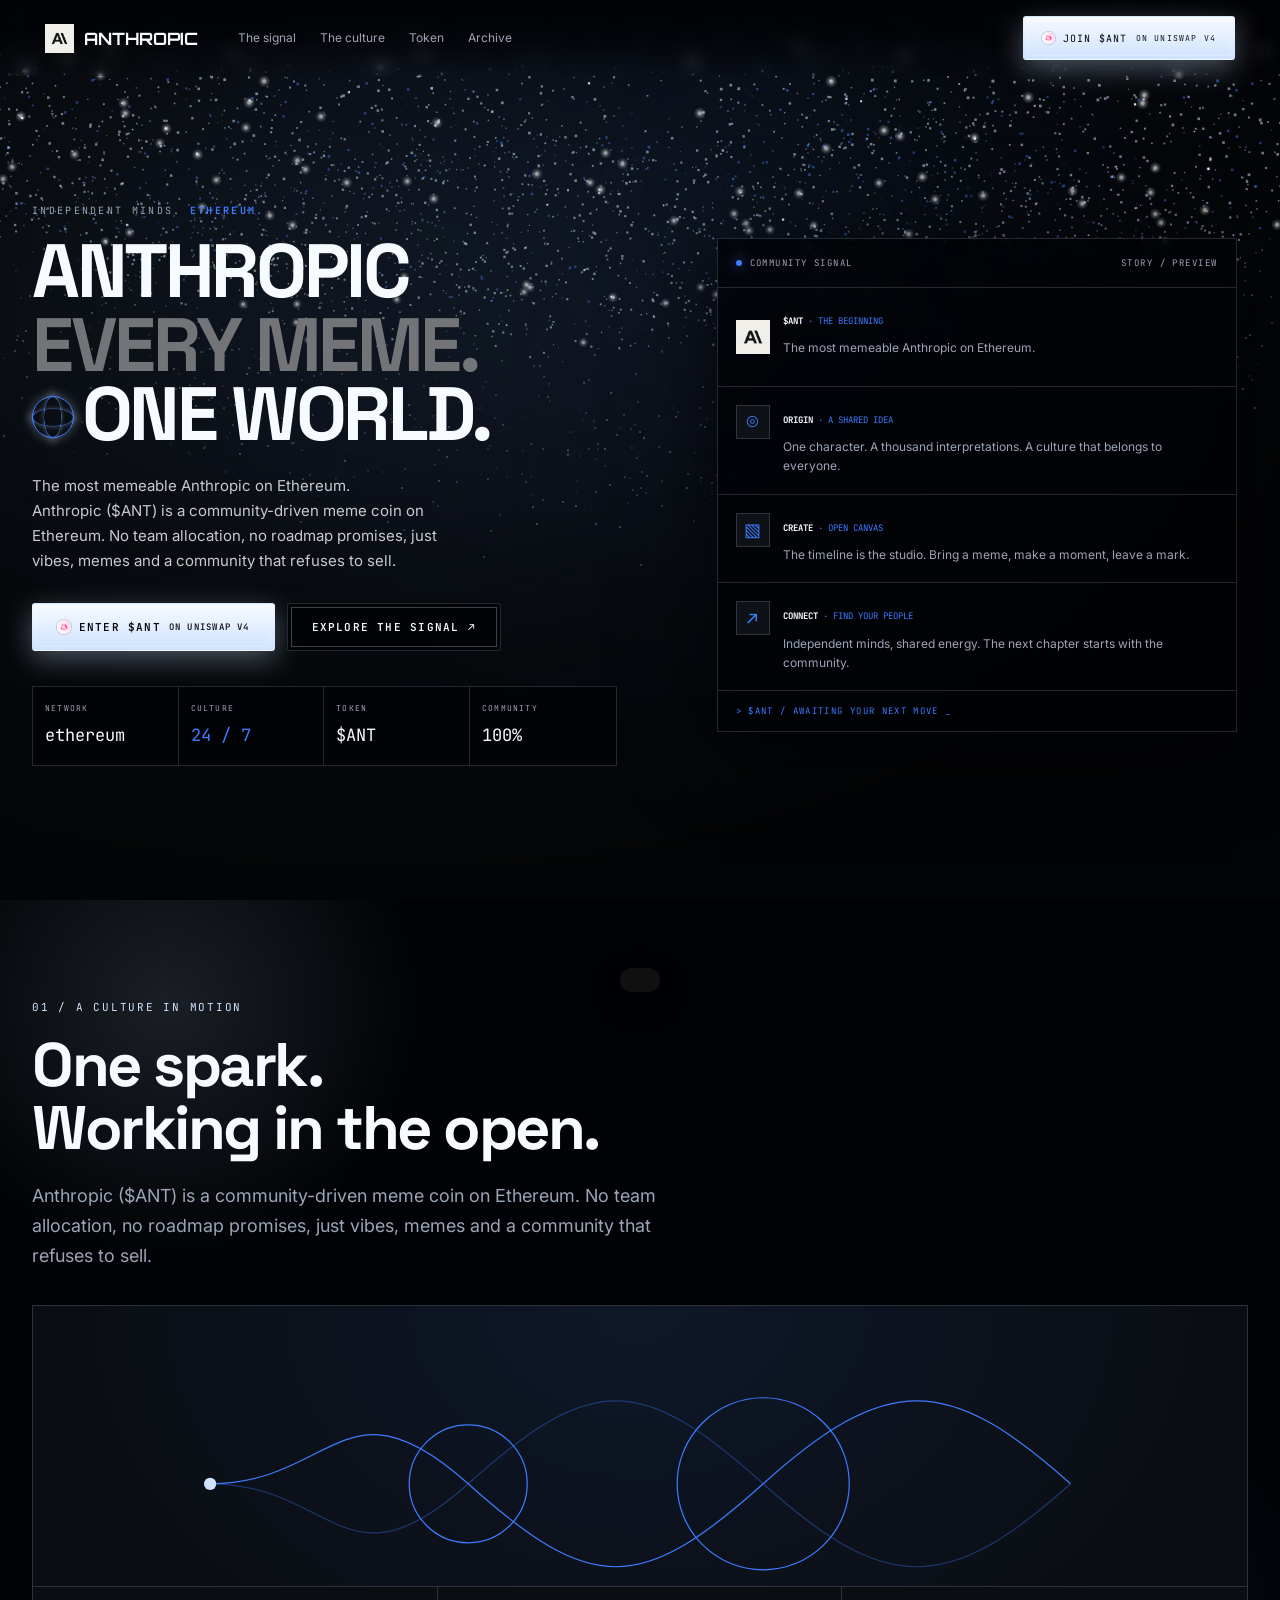
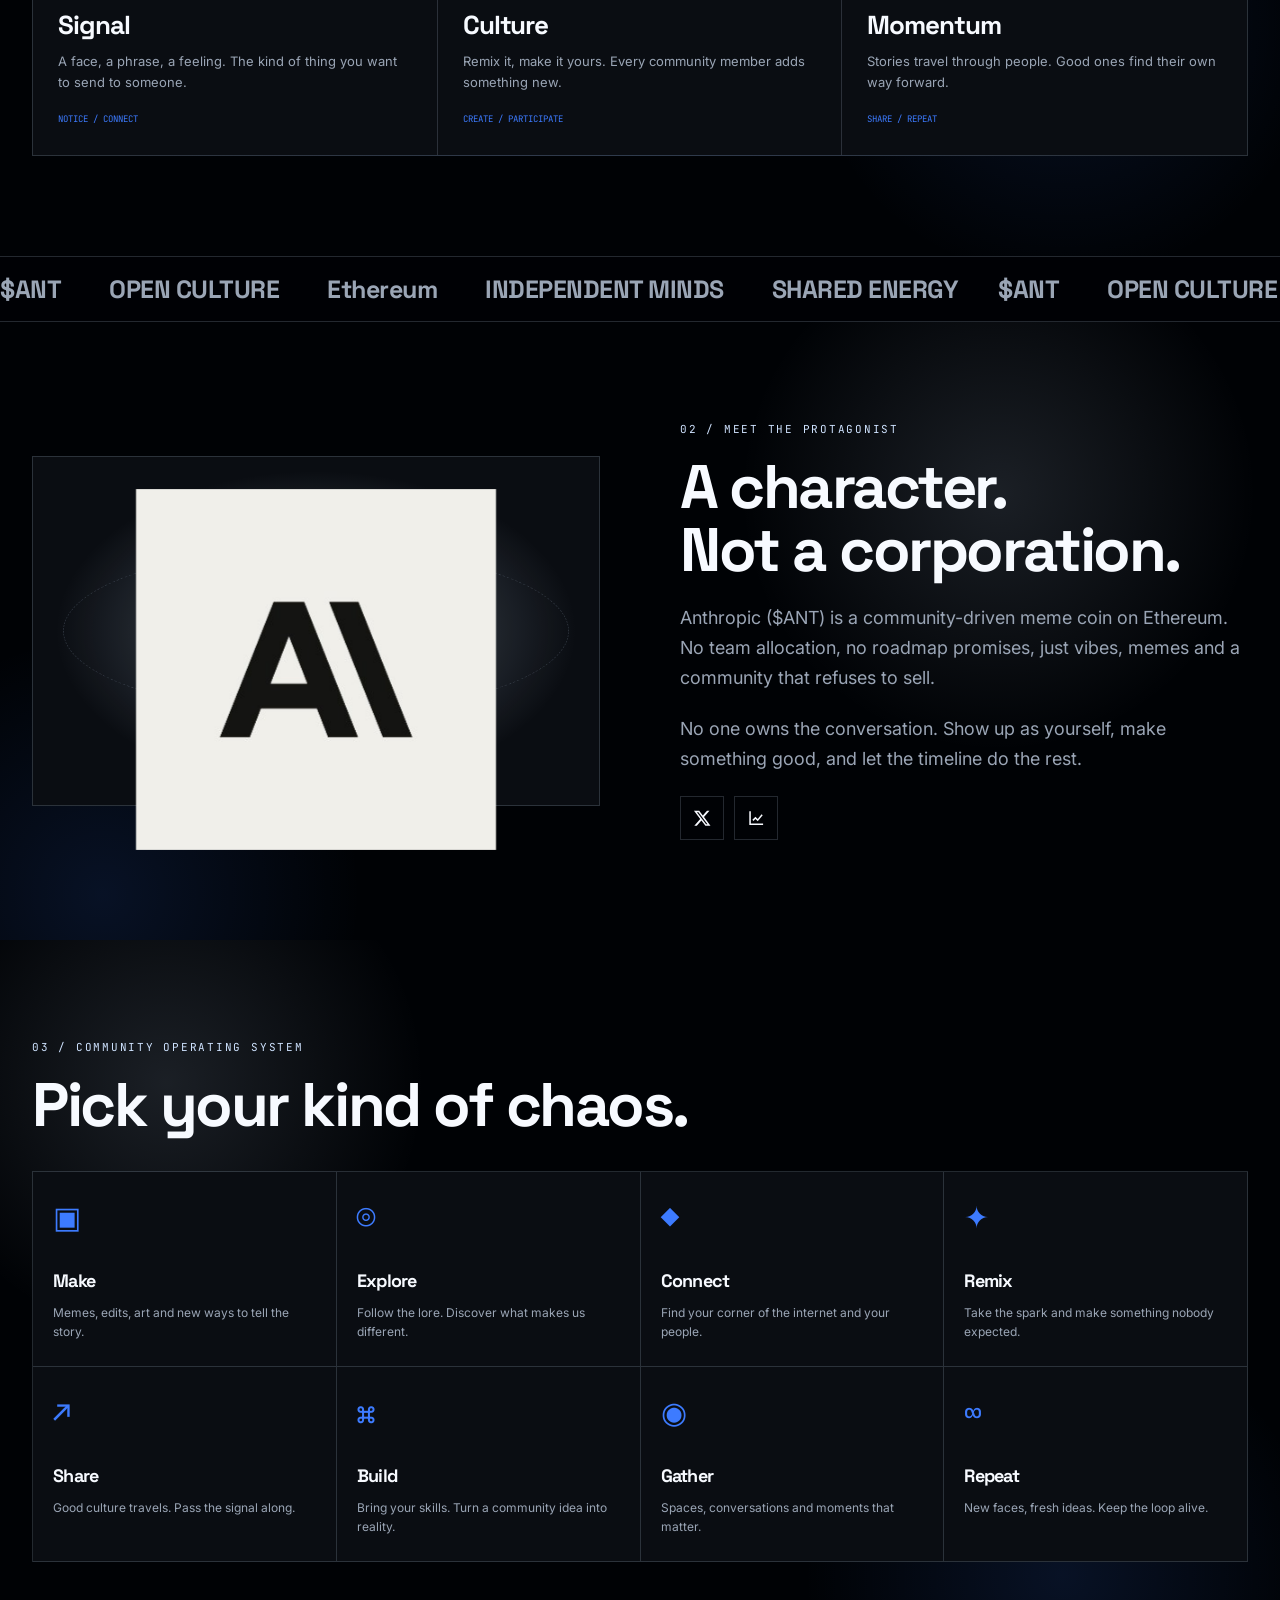
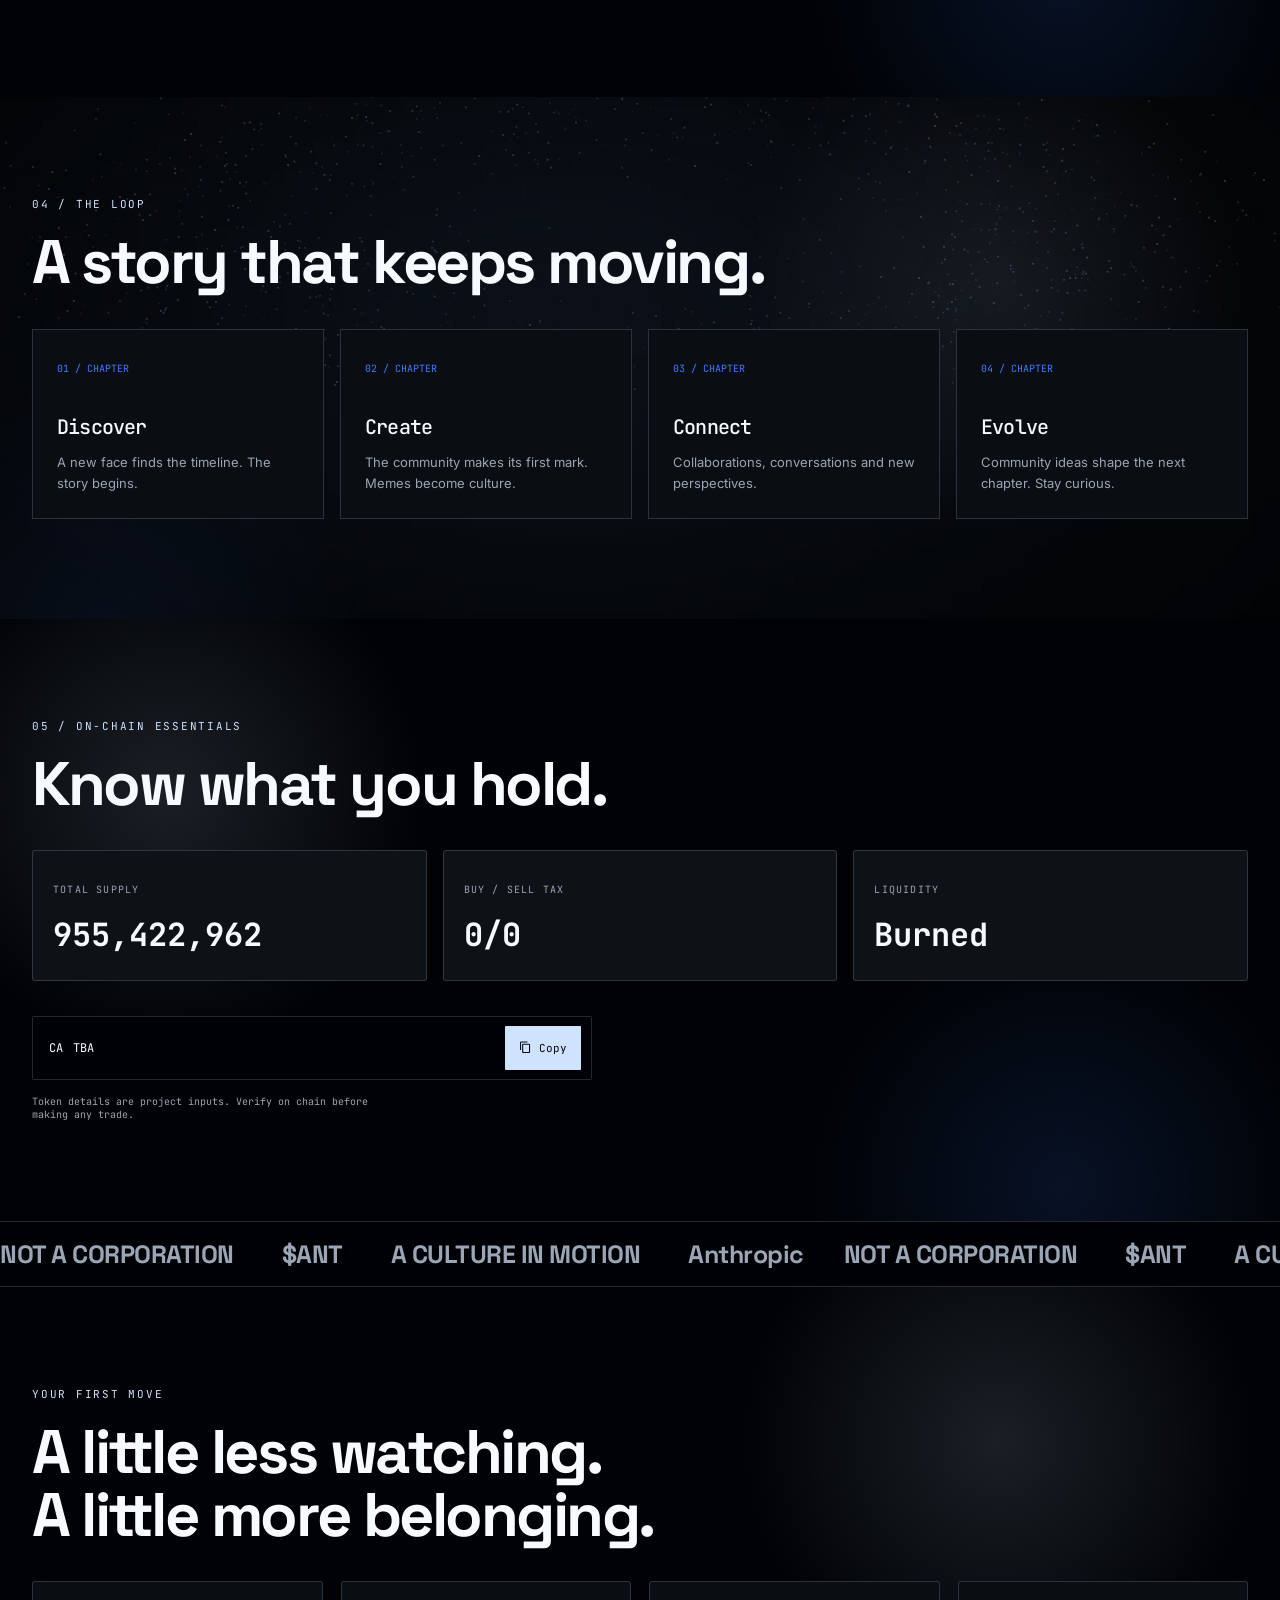
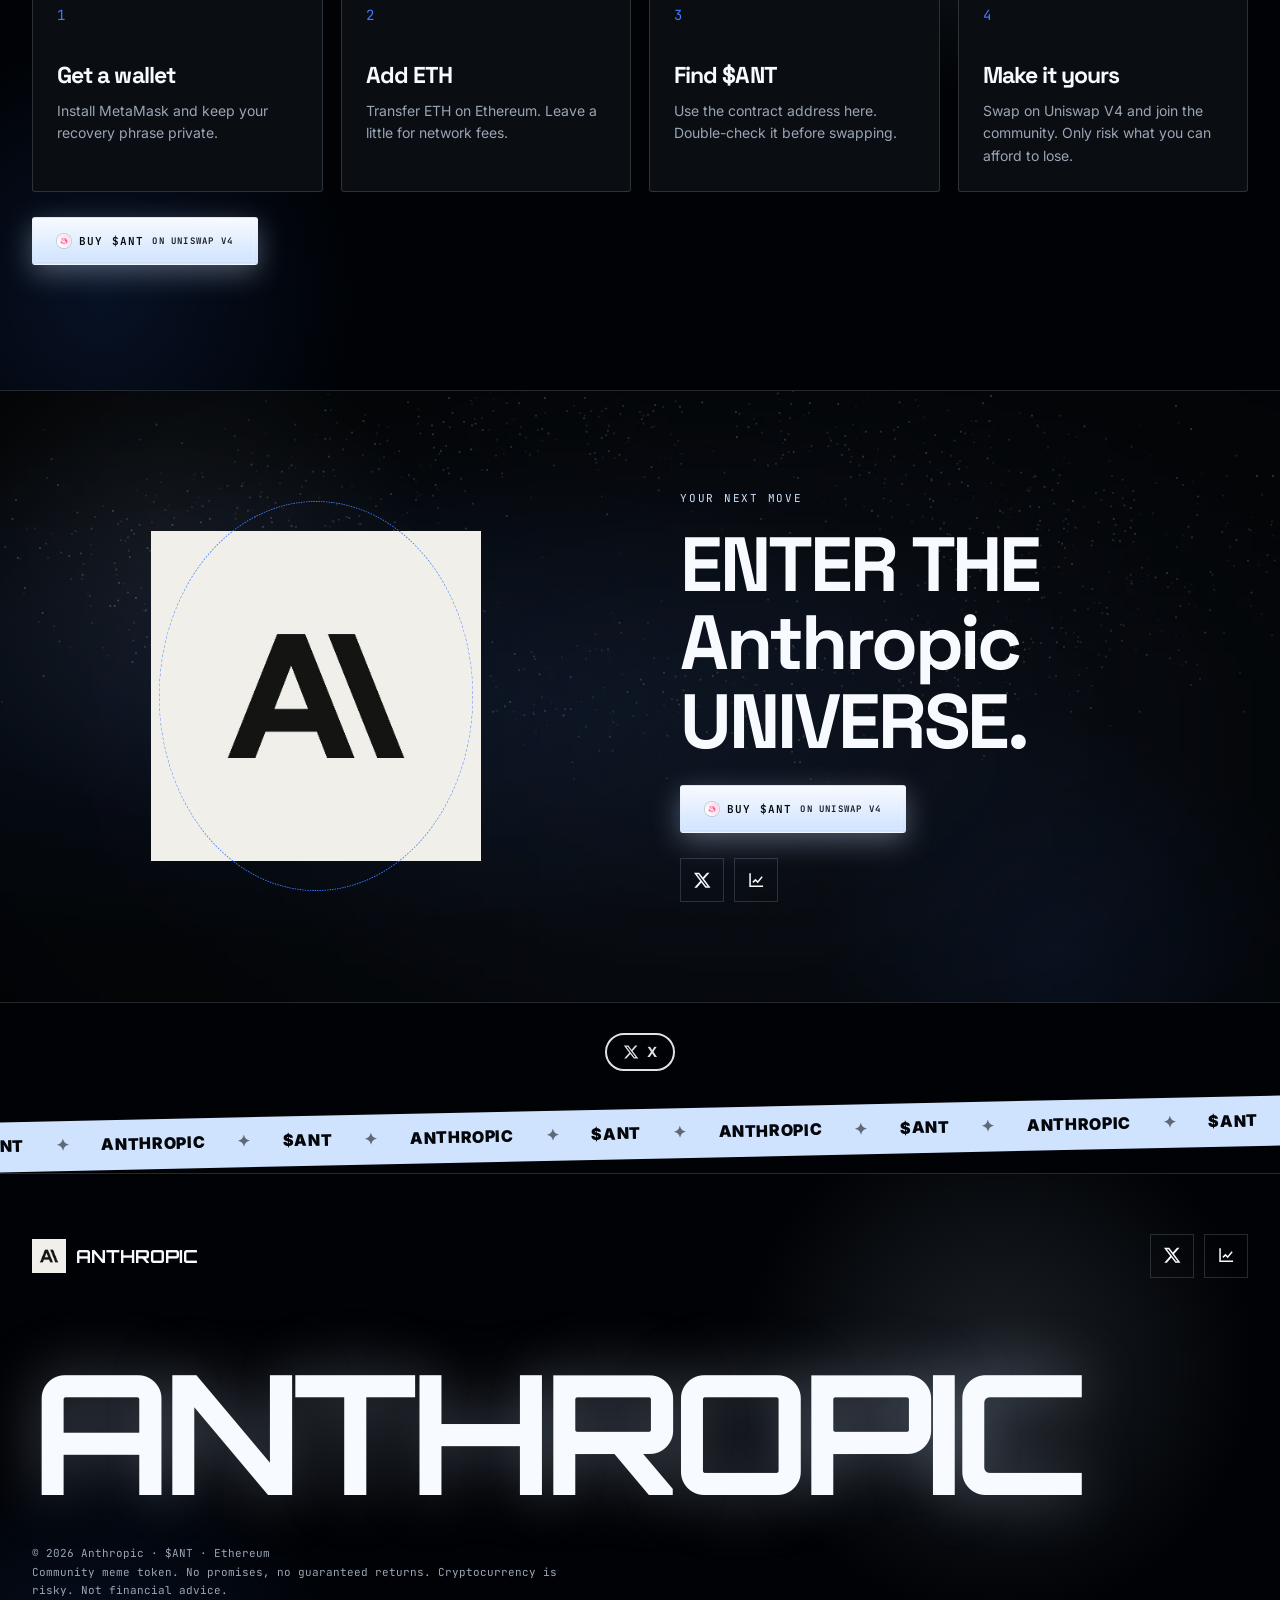
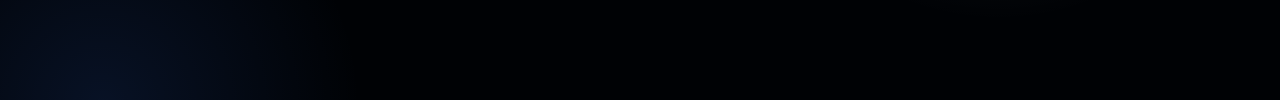
<file: ant/index.html>
<!doctype html>
<html lang="en" data-theme-mode="original" data-theme-preset="" style="">
<head>
<meta charset="utf-8">
<meta name="viewport" content="width=device-width,initial-scale=1">
<!-- archetype: c52-bureau-nebula | placeholders: Anthropic ANT assets/logo.png?v=1866c227 TBA ethereum https://x.com/anthropiconeth  https://app.uniswap.org/ https://dexscreener.com/ethereum?embed=1&amp;loadChartSettings=0&amp;trades=0&amp;tabs=0&amp;info=0&amp;chartLeftToolbar=0&amp;chartTheme=dark&amp;theme=dark&amp;chartStyle=1&amp;chartType=usd&amp;interval=15 (+ optional The most memeable Anthropic on Ethereum. Anthropic ($ANT) is a community-driven meme coin on Ethereum. No team allocation, no roadmap promises, just vibes, memes and a community that refuses to sell. 1,000,000,000 0/0 Uniswap V4 ETH MetaMask https://dexscreener.com/ethereum Ethereum <img class="dexic" src="assets/dex.png?v=4247e573" alt="Uniswap V4">=raw html) -->
<title>Anthropic ($ANT) | The most memeable Anthropic on Ethereum.</title>
<meta name="description" content="Anthropic ($ANT) is a community-driven meme coin on Ethereum. No team allocation, no roadmap promises, just vibes, memes and a community that refuses to sell.">
<meta property="og:title" content="Anthropic ($ANT)"><meta property="og:description" content="The most memeable Anthropic on Ethereum."><meta property="og:image" content="assets/logo.png?v=1866c227"><meta name="twitter:card" content="summary_large_image">
<link rel="icon" href="assets/logo.png?v=1866c227">
<link rel="preconnect" href="https://fonts.googleapis.com"><link rel="preconnect" href="https://fonts.gstatic.com" crossorigin>
<link href="https://fonts.googleapis.com/css2?family=Space+Grotesk:wght@500;700&family=Inter:wght@400;500;600&family=JetBrains+Mono:wght@400;600&family=Orbitron:wght@700&display=swap" rel="stylesheet">
<style>
*,*::before,*::after{box-sizing:border-box}html{scroll-behavior:smooth;-webkit-text-size-adjust:100%}body{margin:0;overflow-x:hidden}html{overflow-x:hidden}img{max-width:100%;display:block}a{color:inherit;text-decoration:none}button{font:inherit;cursor:pointer}
.ico{width:1.15em!important;height:1.15em!important;max-width:1.15em!important;max-height:1.15em!important;fill:currentColor;flex:none;vertical-align:-.18em}
/* ---- scroll reveals (varied) ---- */
.rv{opacity:0;transform:translateY(28px);transition:opacity .8s ease,transform .8s cubic-bezier(.2,.8,.2,1)}.rv.in{opacity:1;transform:none}
.rv-l{opacity:0;transform:translateX(-36px);transition:opacity .75s ease,transform .75s cubic-bezier(.2,.8,.2,1)}.rv-l.in{opacity:1;transform:none}
.rv-r{opacity:0;transform:translateX(36px);transition:opacity .75s ease,transform .75s cubic-bezier(.2,.8,.2,1)}.rv-r.in{opacity:1;transform:none}
.rv-z{opacity:0;transform:scale(.88);transition:opacity .7s ease,transform .7s cubic-bezier(.2,.8,.2,1)}.rv-z.in{opacity:1;transform:none}
.rv-rot{opacity:0;transform:rotate(-6deg) translateY(24px);transition:opacity .75s ease,transform .75s cubic-bezier(.2,.8,.2,1)}.rv-rot.in{opacity:1;transform:none}
.rv-blur{opacity:0;filter:blur(12px);transform:translateY(16px);transition:opacity .8s ease,filter .8s ease,transform .8s cubic-bezier(.2,.8,.2,1)}.rv-blur.in{opacity:1;filter:none;transform:none}
.rv-stagger>*{opacity:0;transform:translateY(22px);transition:opacity .55s ease,transform .55s cubic-bezier(.2,.8,.2,1)}
.rv-stagger.in>*{opacity:1;transform:none}
.rv-stagger.in>*:nth-child(1){transition-delay:.05s}.rv-stagger.in>*:nth-child(2){transition-delay:.12s}.rv-stagger.in>*:nth-child(3){transition-delay:.19s}.rv-stagger.in>*:nth-child(4){transition-delay:.26s}.rv-stagger.in>*:nth-child(5){transition-delay:.33s}.rv-stagger.in>*:nth-child(6){transition-delay:.4s}.rv-stagger.in>*:nth-child(7){transition-delay:.47s}.rv-stagger.in>*:nth-child(8){transition-delay:.54s}.rv-stagger.in>*:nth-child(n+9){transition-delay:.6s}
/* ---- marquees ---- */
.mq{overflow:hidden;white-space:nowrap;display:flex;user-select:none}.mq-track{display:flex;flex:none;gap:2.5rem;padding-right:2.5rem;animation:mq var(--mq-speed,28s) linear infinite}.mq.rev .mq-track{animation-direction:reverse}@keyframes mq{to{transform:translateX(-100%)}}
.chart{position:relative;width:100%;padding-top:56%;overflow:hidden}.chart iframe{position:absolute;inset:0;width:100%;height:100%;border:0}@media(max-width:700px){.chart{padding-top:0;height:460px}}
.ca-text{word-break:break-all;overflow-wrap:anywhere}
#toast{position:fixed;left:50%;bottom:28px;transform:translate(-50%,120px);background:#111;color:#fff;padding:12px 20px;border-radius:999px;font:600 14px/1 system-ui,sans-serif;z-index:9999;transition:transform .35s cubic-bezier(.2,1.4,.4,1);box-shadow:0 10px 30px rgba(0,0,0,.35)}#toast.show{transform:translate(-50%,0)}
/* ---- continuous motion ---- */
.floaty{animation:floaty 3.6s ease-in-out infinite}@keyframes floaty{0%,100%{transform:translateY(0)}50%{transform:translateY(-14px)}}
.bob{animation:bob 3.2s ease-in-out infinite}@keyframes bob{50%{transform:translateY(-16px) rotate(2deg)}}
.wiggle{animation:wiggle 2.8s ease-in-out infinite}@keyframes wiggle{0%,100%{transform:rotate(0)}25%{transform:rotate(-4deg)}75%{transform:rotate(4deg)}}
.spin-slow{animation:spin 18s linear infinite}@keyframes spin{to{transform:rotate(360deg)}}
.pulse-glow{animation:pglow 2.4s ease-in-out infinite}@keyframes pglow{50%{filter:drop-shadow(0 0 18px currentColor)}}
.breath{animation:breath 3.4s ease-in-out infinite}@keyframes breath{50%{transform:scale(1.04)}}
.parallax-layer{will-change:transform}
.sparkle-burst{position:fixed;pointer-events:none;z-index:10000;width:8px;height:8px;border-radius:50%;animation:spark .7s ease-out forwards}@keyframes spark{to{transform:translate(var(--dx),var(--dy)) scale(0);opacity:0}}
.confetti-piece{position:fixed;pointer-events:none;z-index:10000;width:8px;height:12px;border-radius:2px;animation:conf .9s ease-out forwards}@keyframes conf{to{transform:translate(var(--dx),var(--dy)) rotate(var(--rot)) scale(.4);opacity:0}}
.particles{position:fixed;inset:0;pointer-events:none;z-index:0;overflow:hidden}
.particles i{position:absolute;width:6px;height:6px;border-radius:50%;opacity:.55;animation:rise linear infinite}@keyframes rise{to{transform:translateY(-110vh) rotate(360deg);opacity:0}}
[data-copy].copied{animation:pop .35s ease}@keyframes pop{50%{transform:scale(1.08)}}
/* ---- progress bar ---- */
.scroll-progress{position:fixed;top:0;left:0;height:3px;width:0;z-index:10001;background:linear-gradient(90deg,#ffd23f,#ff6fa8,#7c4dff);pointer-events:none;transform-origin:left center}
/* ---- magnetic / shine / tilt / glow buy ---- */
.btn,.btn-main,.btn-chunk{white-space:nowrap}
.btn-shine{position:relative;overflow:hidden}
.btn-shine::after{content:"";position:absolute;inset:-40% auto -40% -60%;width:40%;background:linear-gradient(90deg,transparent,rgba(255,255,255,.45),transparent);transform:skewX(-20deg);animation:shine 3.2s ease-in-out infinite}@keyframes shine{0%,60%{left:-60%}100%{left:140%}}
.btn-pulse{animation:bpulse 1.8s ease-in-out infinite}@keyframes bpulse{0%,100%{box-shadow:0 0 0 0 color-mix(in srgb,currentColor 45%,transparent)}50%{box-shadow:0 0 0 12px transparent}}
.tilt-3d{transform-style:preserve-3d;transition:transform .25s ease}
.icon-wiggle:hover{animation:wiggle .5s ease}
/* ---- hero intro ---- */
[data-intro] .intro-logo{opacity:0;transform:scale(.4);animation:introPop .7s cubic-bezier(.2,1.4,.3,1) .15s forwards}@keyframes introPop{to{opacity:1;transform:scale(1)}}
[data-intro] .intro-title .word>span{display:inline-block;opacity:0;transform:translateY(1.1em) rotate(8deg);animation:letterIn .55s cubic-bezier(.2,.8,.2,1) forwards}@keyframes letterIn{to{opacity:1;transform:none}}
[data-intro] .intro-fade{opacity:0;transform:translateY(18px);animation:introFade .7s ease forwards}@keyframes introFade{to{opacity:1;transform:none}}
/* ---- typing cursor ---- */
.typing::after{content:"|";animation:blink 1s step-end infinite;margin-left:2px}@keyframes blink{50%{opacity:0}}
/* ---- cursor trail (desktop) ---- */
.cursor-dot{position:fixed;width:10px;height:10px;border-radius:50%;pointer-events:none;z-index:10002;mix-blend-mode:difference;background:#fff;transform:translate(-50%,-50%);transition:width .15s,height .15s;display:none}
.cursor-ring{position:fixed;width:28px;height:28px;border:1.5px solid rgba(255,255,255,.55);border-radius:50%;pointer-events:none;z-index:10002;mix-blend-mode:difference;transform:translate(-50%,-50%);transition:width .2s,height .2s,border-color .2s;display:none}
/* ---- animated dividers ---- */
.div-wave{display:block;width:100%;height:48px;background:radial-gradient(circle at 10px 0,transparent 9px,currentColor 10px) repeat-x;background-size:20px 48px;opacity:.15;animation:waveShift 4s linear infinite}@keyframes waveShift{to{background-position:40px 0}}
.div-zig{height:14px;background:repeating-linear-gradient(-45deg,currentColor 0 6px,transparent 6px 12px);opacity:.18;animation:zigMove 2.4s linear infinite}@keyframes zigMove{to{background-position:24px 0}}
/* ---- gradient / noise bg helpers ---- */
.anim-grad{background-size:200% 200%;animation:gradShift 10s ease infinite}@keyframes gradShift{0%{background-position:0% 50%}50%{background-position:100% 50%}100%{background-position:0% 50%}}
.noise-bg{position:relative}
.noise-bg::before{content:"";position:absolute;inset:0;pointer-events:none;opacity:.06;z-index:0;background-image:url("data:image/svg+xml,%3Csvg viewBox='0 0 200 200' xmlns='http://www.w3.org/2000/svg'%3E%3Cfilter id='n'%3E%3CfeTurbulence type='fractalNoise' baseFrequency='.85' numOctaves='3' stitchTiles='stitch'/%3E%3C/filter%3E%3Crect width='100%25' height='100%25' filter='url(%23n)'/%3E%3C/svg%3E");mix-blend-mode:overlay}
/* ---- meme rail drag ---- */
.meme-rail{overflow:hidden;cursor:grab;touch-action:pan-y}.meme-rail:active{cursor:grabbing}.meme-rail .rail-track{display:flex;gap:16px;width:max-content;animation:railAuto 40s linear infinite}.meme-rail:hover .rail-track,.meme-rail.is-drag .rail-track{animation-play-state:paused}@keyframes railAuto{to{transform:translateX(-50%)}}
/* ---- reduced motion ---- */
@media(prefers-reduced-motion:reduce){
 *{animation-duration:.001s!important;animation-iteration-count:1!important;transition:none!important}
 .rv,.rv-l,.rv-r,.rv-z,.rv-rot,.rv-blur,.rv-stagger>*{opacity:1;transform:none;filter:none}
 .floaty,.bob,.wiggle,.spin-slow,.pulse-glow,.breath,.btn-pulse,.btn-shine::after{animation:none!important}
 [data-intro] .intro-logo,[data-intro] .intro-title .word>span,[data-intro] .intro-fade{opacity:1;transform:none;animation:none!important}
 .cursor-dot,.cursor-ring,.scroll-progress,.particles{display:none!important}
}
/* extra links (shared) */
[data-xlinks]:empty{display:none!important}
.xlinks{display:flex;flex-wrap:wrap;justify-content:center;gap:10px;max-width:1100px;margin:0 auto;padding:30px 20px 10px;position:relative;z-index:2}
.xlinks a{display:inline-flex;align-items:center;gap:8px;padding:9px 16px;border:2px solid currentColor;border-radius:999px;font-weight:700;font-size:14px;line-height:1;opacity:.9;transition:transform .15s,opacity .15s;text-decoration:none;color:inherit}
.xlinks a:hover{opacity:1;transform:translateY(-2px)}
@media(max-width:700px){a.xs{display:none!important}.particles i:nth-child(n+12){display:none}}
/* DEX on buy buttons */
.dexic{width:1.25em!important;height:1.25em!important;max-width:1.25em!important;max-height:1.25em!important;border-radius:50%;object-fit:cover;flex:none;vertical-align:-.25em;background:#fff;box-shadow:0 0 0 1px rgba(0,0,0,.15);margin:0!important;padding:0!important;filter:none!important;display:inline-block!important}
.dexon{font-size:.82em;opacity:.92;white-space:nowrap}


/* Hero content above absolute decorative layers (gradients/blobs at z-index:0).
   Letter-split transforms create stacking contexts that would otherwise paint under those layers. */
.hero > .wrap,.hero > .hero-grid,.hero > .hero-inner,.hero > .hero-split,.hero > .content,
.stage > .wrap,.stage > .hero-grid,.stage > .content,
.hero .wrap.hero-grid,.hero .hero-copy{position:relative;z-index:2}
.hero .scene,.hero .scene-rich,.hero > [aria-hidden="true"].clean,.hero > .clean,
.hero > .blue-blob,.hero > .hero-bg{pointer-events:none}

/* ==== SELECTABLE THEME ==== */
/* Presets set --theme-*; data-theme-mode=preset|custom remaps --a/--a2/--acc/--part.
   data-theme-mode=original (default) keeps each template's authored accents. */
:root,html{
  --theme-1:var(--a,#888);--theme-2:var(--a2,#aaa);--theme-glow:rgba(0,0,0,.2);
  --theme-grad:linear-gradient(135deg,var(--theme-1),var(--theme-2));--theme-ink:#0a0a0a;
}
/* Named presets (applied via data-theme-preset on <html>) */
html[data-theme-preset="bnb-gold"]{
  --theme-1:#F0B90B;--theme-2:#F8D12F;--theme-glow:rgba(240,185,11,.5);
  --theme-grad:linear-gradient(135deg,#F0B90B,#F8D12F);--theme-ink:#0b0e11;
}
html[data-theme-preset="solana"]{
  --theme-1:#9945FF;--theme-2:#14F195;--theme-glow:rgba(153,69,255,.5);
  --theme-grad:linear-gradient(135deg,#9945FF,#14F195);--theme-ink:#0b0418;
}
html[data-theme-preset="ethereum"]{
  --theme-1:#627EEA;--theme-2:#8FA4F3;--theme-glow:rgba(98,126,234,.5);
  --theme-grad:linear-gradient(135deg,#627EEA,#8FA4F3);--theme-ink:#0a0e1a;
}
html[data-theme-preset="base-blue"]{
  --theme-1:#0052FF;--theme-2:#3B7CFF;--theme-glow:rgba(0,82,255,.5);
  --theme-grad:linear-gradient(135deg,#0052FF,#3B7CFF);--theme-ink:#000814;
}
html[data-theme-preset="neon-pink"]{
  --theme-1:#FF2D95;--theme-2:#FF8AC5;--theme-glow:rgba(255,45,149,.5);
  --theme-grad:linear-gradient(135deg,#FF2D95,#FF8AC5);--theme-ink:#1a0410;
}
html[data-theme-preset="cyber-lime"]{
  --theme-1:#C8FF00;--theme-2:#7CFF00;--theme-glow:rgba(200,255,0,.45);
  --theme-grad:linear-gradient(135deg,#C8FF00,#7CFF00);--theme-ink:#0a1200;
}
html[data-theme-preset="ocean-teal"]{
  --theme-1:#0D9488;--theme-2:#2DD4BF;--theme-glow:rgba(13,148,136,.5);
  --theme-grad:linear-gradient(135deg,#0D9488,#2DD4BF);--theme-ink:#021412;
}
html[data-theme-preset="sunset-orange"]{
  --theme-1:#F97316;--theme-2:#FBBF24;--theme-glow:rgba(249,115,22,.5);
  --theme-grad:linear-gradient(135deg,#F97316,#FBBF24);--theme-ink:#1a0a00;
}
html[data-theme-preset="lava-red"]{
  --theme-1:#EF4444;--theme-2:#F97316;--theme-glow:rgba(239,68,68,.5);
  --theme-grad:linear-gradient(135deg,#EF4444,#F97316);--theme-ink:#140404;
}
html[data-theme-preset="royal-purple"]{
  --theme-1:#7C3AED;--theme-2:#C084FC;--theme-glow:rgba(124,58,237,.5);
  --theme-grad:linear-gradient(135deg,#7C3AED,#C084FC);--theme-ink:#0e0618;
}
html[data-theme-preset="mint-pastel"]{
  --theme-1:#6EE7B7;--theme-2:#A7F3D0;--theme-glow:rgba(110,231,183,.45);
  --theme-grad:linear-gradient(135deg,#6EE7B7,#A7F3D0);--theme-ink:#062016;
}
html[data-theme-preset="monochrome"]{
  --theme-1:#111111;--theme-2:#6B7280;--theme-glow:rgba(0,0,0,.35);
  --theme-grad:linear-gradient(135deg,#111111,#6B7280);--theme-ink:#ffffff;
}
/* Custom: inline --theme-1/--theme-2 set by app/build on <html style="..."> */
html[data-theme-mode="preset"],html[data-theme-mode="custom"]{
  --a:var(--theme-1);--a2:var(--theme-2);--acc:var(--theme-1);--part:var(--theme-1);
}
/* Original: do nothing — template CSS keeps its own --a/--a2 */
html[data-theme-mode="original"],html:not([data-theme-mode]){}
/* Accent chrome when a preset/custom theme is active */
html[data-theme-mode="preset"] .btn-main,
html[data-theme-mode="preset"] .btn-pulse,
html[data-theme-mode="preset"] a.btn[data-buy],
html[data-theme-mode="preset"] .btn-chunk.btn-gold,
html[data-theme-mode="preset"] .btn-chunk.btn-red,
html[data-theme-mode="preset"] .btn-pink,
html[data-theme-mode="custom"] .btn-main,
html[data-theme-mode="custom"] .btn-pulse,
html[data-theme-mode="custom"] a.btn[data-buy],
html[data-theme-mode="custom"] .btn-chunk.btn-gold,
html[data-theme-mode="custom"] .btn-chunk.btn-red,
html[data-theme-mode="custom"] .btn-pink{
  background:var(--theme-grad)!important;color:var(--theme-ink)!important;border-color:var(--theme-1)!important;
  box-shadow:0 0 24px var(--theme-glow)!important;
}
html[data-theme-mode="preset"] .marquee,
html[data-theme-mode="preset"] .mq,
html[data-theme-mode="custom"] .marquee,
html[data-theme-mode="custom"] .mq{
  background:var(--theme-grad)!important;color:var(--theme-ink)!important;border-color:var(--theme-1)!important;
}
html[data-theme-mode="preset"] .scroll-progress,
html[data-theme-mode="custom"] .scroll-progress{background:var(--theme-grad)!important}
html[data-theme-mode="preset"] .market,
html[data-theme-mode="preset"] [data-dexs-live],
html[data-theme-mode="custom"] .market,
html[data-theme-mode="custom"] [data-dexs-live]{border-color:var(--theme-1)!important}
html[data-theme-mode="preset"] .roadmap .dot,
html[data-theme-mode="custom"] .roadmap .dot{
  background:var(--theme-1)!important;color:var(--theme-ink)!important;border-color:var(--theme-1)!important;
}
html[data-theme-mode="preset"] .step .n,
html[data-theme-mode="custom"] .step .n{
  color:var(--theme-1)!important;border-color:var(--theme-1)!important;
}
/* Color-only glow: inset box-shadow never reflows children */
html[data-theme-mode="preset"] .hero,
html[data-theme-mode="custom"] .hero{
  box-shadow:inset 0 0 120px var(--theme-glow),inset 0 -40px 80px color-mix(in srgb,var(--theme-2) 18%,transparent);
}
html[data-theme-mode="preset"] .particles i,
html[data-theme-mode="custom"] .particles i{background:var(--theme-1)!important;box-shadow:0 0 8px var(--theme-glow)}
html[data-theme-mode="preset"] .confetti-piece,
html[data-theme-mode="custom"] .confetti-piece{background:var(--theme-1)!important}
html[data-theme-mode="preset"] .sparkle-burst,
html[data-theme-mode="custom"] .sparkle-burst{background:var(--theme-2)!important}
/* Headlines: never mid-word break (letter-split safe) */
h1,.disp,.hero h1,.sec-title{
  word-break:normal;overflow-wrap:normal;hyphens:none;-webkit-hyphens:none;
}
.intro-title .word{display:inline-block;white-space:nowrap}
.intro-title .word>span{display:inline-block}

h1.disp,h1.intro-title,.hero h1{overflow:visible}
/* wave / glitch helpers used by user templates */
.wave-text span{display:inline-block;animation:waveY 1.8s ease-in-out infinite}
@keyframes waveY{0%,100%{transform:translateY(0)}50%{transform:translateY(-.22em)}}
.glitch{position:relative;display:inline-block}
.glitch::before,.glitch::after{content:attr(data-text);position:absolute;left:0;top:0;width:100%;overflow:hidden;pointer-events:none}
.glitch::before{color:#0ff;transform:translate(2px,-1px);mix-blend-mode:screen;animation:g1 2.2s infinite linear}
.glitch::after{color:#f0f;transform:translate(-2px,1px);mix-blend-mode:screen;animation:g2 1.7s infinite linear}
@keyframes g1{0%,88%,100%{clip-path:inset(0 0 80% 0)}40%{clip-path:inset(30% 0 40% 0)}60%{clip-path:inset(70% 0 5% 0)}}
@keyframes g2{0%,100%{clip-path:inset(80% 0 0 0)}35%{clip-path:inset(10% 0 60% 0)}70%{clip-path:inset(50% 0 20% 0)}}
html[data-theme-mode="preset"] .kicker,html[data-theme-mode="custom"] .kicker{color:var(--theme-1)!important}
html[data-theme-mode="preset"] .sig,html[data-theme-mode="custom"] .sig{box-shadow:inset 0 0 80px var(--theme-glow)}
.hero-copy,.hero-inner,.hero-grid>div:first-child{min-width:0}

/* Full theme: two picked colors become a page, not a button tint.
   Original mode does not match these selectors, so each template keeps its own palette.
   Chain is never read here. */
html[data-theme-mode="preset"],
html[data-theme-mode="custom"]{
  --theme-bg:color-mix(in srgb,var(--theme-1) 18%, #090b10);
  --theme-bg-2:color-mix(in srgb,var(--theme-2) 22%, #12151c);
  --theme-surface:color-mix(in srgb,var(--theme-1) 12%, #171b24);
  --theme-text:#f4f6fb;
  --theme-muted:color-mix(in srgb,var(--theme-2) 34%, #b7c0ce);
  --theme-line:color-mix(in srgb,var(--theme-1) 42%, transparent);
  --bg:var(--theme-bg);
  --bg-2:var(--theme-bg-2);
  --surface:var(--theme-surface);
  --card:var(--theme-surface);
  --ink:var(--theme-text);
  --muted:var(--theme-muted);
  --line:var(--theme-line);
  --a:var(--theme-1);
  --a2:var(--theme-2);
  --on:var(--theme-ink);
  --glow:var(--theme-glow);
  --grad:var(--theme-grad);
  --part:var(--theme-1);
  --acc:var(--theme-1);
  --border:1px solid var(--theme-line);
  --shadow:0 18px 40px color-mix(in srgb,#000 28%,transparent);
  --paper:var(--bg);
  --white:var(--surface);
  --yellow:var(--a);
  --yellow-2:var(--a2);
  --orange:var(--a);
  --orange-2:color-mix(in srgb,var(--a) 70%, white);
  --orange-d:color-mix(in srgb,var(--a) 72%, black);
  --pink:var(--a2);
  --blue:var(--a2);
  --navy:var(--bg-2);
  --navy-2:var(--bg);
  --ink-2:var(--muted);
  --mute:var(--muted);
}
html[data-theme-preset="bnb-gold"]{--theme-bg:#100e09;--theme-bg-2:#1c1810;--theme-surface:#221c12;--theme-text:#fbf6e8;--theme-muted:#d9cba8;--theme-line:color-mix(in srgb,#F0B90B 40%, transparent)}
html[data-theme-preset="solana"]{--theme-bg:#0c0616;--theme-bg-2:#140a22;--theme-surface:#1a1030;--theme-text:#f6f2ff;--theme-muted:#cbbbe8}
html[data-theme-preset="ethereum"]{--theme-bg:#0b1020;--theme-bg-2:#12182e;--theme-surface:#161c34;--theme-text:#eef2ff;--theme-muted:#b7c3e6}
html[data-theme-preset="base-blue"]{--theme-bg:#f3f6ff;--theme-bg-2:#e5edff;--theme-surface:#ffffff;--theme-text:#0b1224;--theme-muted:#4c5d86;--theme-line:color-mix(in srgb,#0052FF 28%, transparent)}
html[data-theme-preset="neon-pink"]{--theme-bg:#160610;--theme-bg-2:#240814;--theme-surface:#2a0d1c;--theme-text:#ffe8f4;--theme-muted:#f0b6d0}
html[data-theme-preset="cyber-lime"]{--theme-bg:#070c02;--theme-bg-2:#121a06;--theme-surface:#141c0a;--theme-text:#f4ffd8;--theme-muted:#cfe6a4}
html[data-theme-preset="ocean-teal"]{--theme-bg:#041412;--theme-bg-2:#082220;--theme-surface:#0c2422;--theme-text:#e7fffb;--theme-muted:#a9d5ce}
html[data-theme-preset="sunset-orange"]{--theme-bg:#160c06;--theme-bg-2:#24160c;--theme-surface:#2a1a10;--theme-text:#fff3e6;--theme-muted:#f0c9a4}
html[data-theme-preset="lava-red"]{--theme-bg:#160606;--theme-bg-2:#240c0a;--theme-surface:#2a1010;--theme-text:#ffeae6;--theme-muted:#f0b4ac}
html[data-theme-preset="royal-purple"]{--theme-bg:#100818;--theme-bg-2:#1a0e2c;--theme-surface:#201238;--theme-text:#f6efff;--theme-muted:#d2c0ee}
html[data-theme-preset="mint-pastel"]{--theme-bg:#f2fff8;--theme-bg-2:#e4fff3;--theme-surface:#ffffff;--theme-text:#06281c;--theme-muted:#3d6b58;--theme-line:color-mix(in srgb,#065f46 22%, transparent)}
html[data-theme-preset="monochrome"]{--theme-bg:#f4f4f5;--theme-bg-2:#e7e7ea;--theme-surface:#ffffff;--theme-text:#111111;--theme-muted:#4b5563;--theme-line:rgba(17,17,17,.16)}

/* ---- Reference X post embed ---- */
.ref-post{position:relative;padding:48px 20px 56px;isolation:isolate;overflow:hidden}
.ref-post-wrap{position:relative;z-index:1;max-width:640px;margin:0 auto}
.ref-post-head{text-align:center;margin-bottom:22px}
.ref-post-badge{display:inline-block;font-size:11px;font-weight:800;letter-spacing:.14em;text-transform:uppercase;padding:.4em .9em;border-radius:999px;background:color-mix(in srgb,var(--acc,var(--theme-1,#7c4dff)) 22%,transparent);color:var(--acc,var(--theme-1,#c4b5fd));border:1px solid color-mix(in srgb,var(--acc,var(--theme-1,#7c4dff)) 40%,transparent);margin-bottom:10px}
.ref-post-title{margin:0;font-size:clamp(1.45rem,3.5vw,2.1rem);line-height:1.15;color:var(--ink,#fff);text-wrap:balance}
.ref-post-frame{position:relative;border-radius:22px;padding:18px 14px 10px;background:color-mix(in srgb,var(--bg,#0a0a12) 82%,var(--acc,var(--theme-1,#7c4dff)) 18%);border:1px solid color-mix(in srgb,var(--acc,var(--theme-1,#7c4dff)) 35%,transparent);box-shadow:0 0 0 1px color-mix(in srgb,var(--acc2,var(--theme-2,#14F195)) 18%,transparent),0 0 60px color-mix(in srgb,var(--acc,var(--theme-1,#7c4dff)) 28%,transparent),0 24px 50px rgba(0,0,0,.35);animation:refPostIn .85s cubic-bezier(.2,.8,.2,1) both}
.ref-post-frame::before{content:"";position:absolute;inset:-1px;border-radius:inherit;pointer-events:none;background:linear-gradient(135deg,color-mix(in srgb,var(--acc,var(--theme-1,#7c4dff)) 45%,transparent),transparent 40%,color-mix(in srgb,var(--acc2,var(--theme-2,#14F195)) 35%,transparent));opacity:.35;mask:linear-gradient(#000 0 0) content-box,linear-gradient(#000 0 0);mask-composite:exclude;padding:1px}
.ref-post .twitter-tweet{margin:0 auto!important}
.ref-post-fallback{display:none;text-align:center;padding:28px 18px 22px}
.ref-post-fallback.on{display:block}
.ref-post-fallback .ref-xmark{width:48px;height:48px;margin:0 auto 14px;border-radius:14px;display:grid;place-items:center;font-size:22px;font-weight:900;background:#000;color:#fff;border:1px solid color-mix(in srgb,var(--acc,#7c4dff) 40%,transparent);box-shadow:0 0 24px color-mix(in srgb,var(--acc,#7c4dff) 30%,transparent)}
.ref-post-fallback b{display:block;font-size:1.05rem;margin-bottom:4px;color:var(--ink,#fff)}
.ref-post-fallback p{margin:0 0 16px;color:var(--mute,var(--mut,#9aa3c7));font-size:.95rem}
.ref-post-fallback a.btn,.ref-post-fallback a.ref-post-btn{display:inline-flex;align-items:center;gap:8px;padding:.7em 1.2em;border-radius:999px;font-weight:800;background:var(--acc,var(--theme-1,#7c4dff));color:var(--bg,#0a0a12);border:0;text-decoration:none}
@keyframes refPostIn{from{opacity:0;transform:translateY(28px) scale(.97);filter:blur(6px)}to{opacity:1;transform:none;filter:none}}
@media (prefers-reduced-motion:reduce){.ref-post-frame{animation:none}}
html[data-theme-mode="preset"] .ref-post-frame,
html[data-theme-mode="custom"] .ref-post-frame{
  border-color:color-mix(in srgb,var(--theme-1) 40%,transparent);
  box-shadow:0 0 0 1px color-mix(in srgb,var(--theme-2) 20%,transparent),0 0 60px var(--theme-glow),0 24px 50px rgba(0,0,0,.35);
  background:color-mix(in srgb,var(--bg,#0a0a12) 80%,var(--theme-1) 20%);
}
html[data-theme-mode="preset"] .ref-post-badge,
html[data-theme-mode="custom"] .ref-post-badge{background:color-mix(in srgb,var(--theme-1) 22%,transparent);color:var(--theme-1);border-color:color-mix(in srgb,var(--theme-1) 40%,transparent)}
html[data-theme-mode="preset"] .ref-post-fallback a.ref-post-btn,
html[data-theme-mode="custom"] .ref-post-fallback a.ref-post-btn{background:var(--theme-1);color:var(--theme-ink,#0a0a0a)}

/* ===== motion system ===== */
/* Motion system for meme-coin templates.
   Durations, easings and distances are tokens. Templates animate with classes
   (.m-bob, .rv, .mq) and data attributes (data-parallax, data-count, data-tilt).
   Colors come from theme tokens (--a, --glow, --grad), never hardcoded accents. */
:root{
  --dur-fast:160ms;
  --dur:480ms;
  --dur-slow:900ms;
  --dur-loop:3.4s;
  --ease-out:cubic-bezier(.16,1,.3,1);
  --ease-in-out:cubic-bezier(.45,0,.2,1);
  --ease-spring:cubic-bezier(.2,1.35,.3,1);
  --shift:28px;
  --shift-lg:48px;
  --mq-speed:28s;
}
.m-bob{animation:m-bob var(--dur-loop) var(--ease-in-out) infinite}
@keyframes m-bob{50%{transform:translateY(-14px) rotate(1.5deg)}}
.m-float{animation:m-float calc(var(--dur-loop) + .6s) var(--ease-in-out) infinite}
@keyframes m-float{0%,100%{transform:translate3d(0,0,0)}50%{transform:translate3d(0,-18px,0)}}
.m-spin{animation:m-spin 18s linear infinite}
@keyframes m-spin{to{transform:rotate(360deg)}}
.m-pulse{animation:m-pulse 2.2s var(--ease-in-out) infinite}
@keyframes m-pulse{50%{transform:scale(1.04);filter:drop-shadow(0 0 16px var(--glow,var(--a)))}}
.m-grad{background-size:200% 200%;animation:m-grad 10s var(--ease-in-out) infinite}
@keyframes m-grad{0%{background-position:0% 50%}50%{background-position:100% 50%}100%{background-position:0% 50%}}
.m-shine{position:relative;overflow:hidden}
.m-shine::after{content:"";position:absolute;inset:-40% auto -40% -60%;width:40%;background:linear-gradient(90deg,transparent,color-mix(in srgb,var(--on,#fff) 55%,transparent),transparent);transform:skewX(-18deg);animation:m-shine 3.4s var(--ease-in-out) infinite}
@keyframes m-shine{0%,55%{left:-60%}100%{left:140%}}
.m-press{transition:transform var(--dur-fast) var(--ease-out)}
.m-press:hover{transform:translateY(-2px)}
.m-press:active{transform:translateY(1px) scale(.98)}
.m-delay-1{animation-delay:.12s}.m-delay-2{animation-delay:.24s}.m-delay-3{animation-delay:.36s}
.m-glow{animation:m-glow 2.4s var(--ease-in-out) infinite}
@keyframes m-glow{50%{filter:drop-shadow(0 0 18px var(--glow,var(--a)))}}
.m-count{font-variant-numeric:tabular-nums}
.rv{transition-duration:var(--dur);transition-timing-function:var(--ease-out)}
.mq-track{animation-duration:var(--mq-speed)}
[data-parallax]{will-change:transform}
.m-layer{will-change:transform}
/* will-change:transform makes [data-parallax] the containing block for absolute .scene;
   wrappers without .props/.inset would otherwise compute height:130% → 0. */
.hero [data-parallax]:has(> .scene),
.hero [data-parallax]:has(> svg.scene){
  position:absolute;inset:0;z-index:1;pointer-events:none;
}

@media(prefers-reduced-motion:reduce){
  .m-bob,.m-float,.m-spin,.m-pulse,.m-grad,.m-glow,.m-shine::after{animation:none!important}
  .m-press,.m-press:hover,.m-press:active{transform:none}
}

/* App pipeline: keep hero type above transformed .gchar stickers (tilt/parallax
   create stacking contexts that can paint over lower z-index copy). */
.hero .hero-copy,.hero .hero__copy,.hero h1,.hero .hero__title,.hero .kicker,
.hero .lede,.hero .hero-actions,.hero .hero__btns,.hero .hero__tag,.hero .hero__stats{
  position:relative;z-index:8;isolation:isolate;
}
.hero .floater,.hero .gchar.floater{z-index:2}
.hero .stand,.hero .sitter,.hero .bust,.hero .climb,.hero .peek,.hero .hero-main{
  z-index:3;
}
/* Preview / reduced-motion: never leave letter-split titles invisible */
.reduced-motion .intro-title .word>span,
html.reduced-motion [data-intro] .intro-title .word>span,
html.reduced-motion [data-intro] .intro-logo,
html.reduced-motion [data-intro] .intro-fade{
  opacity:1!important;transform:none!important;animation:none!important;
}

/* Keep sticker mascots inside their art slots; never let width:100% on .gchar
   inflate past the positioned slot (bleed/sitter/bust/stand/overlap/climb). */
.hero .stand .gchar,.hero .sitter .gchar,.hero .bust .gchar,.hero .climb .gchar,
.hero .peek .gchar,.hero .overlap .gchar,.hero .pile .gchar,.hero .bleed .gchar,
.hero .breakout .gchar,.hero .phone .gchar,.hero img.gchar.hero-main{
  max-width:100%;max-height:100%;width:100%;height:auto;object-fit:contain;
}


/* ===== motion pack (auto-applied to every template by _motion.js) =====
   Everything here animates transform/opacity only and paints with theme tokens. */
.mx-fx{position:absolute;inset:0;overflow:hidden;pointer-events:none;z-index:1}
.mx-spark{position:absolute;width:var(--s,12px);height:var(--s,12px);background:var(--part,var(--a,#fff));
  clip-path:polygon(50% 0,61% 39%,100% 50%,61% 61%,50% 100%,39% 61%,0 50%,39% 39%);opacity:0;
  animation:mx-twinkle var(--d,3.2s) var(--ease-in-out) var(--dl,0s) infinite}
@keyframes mx-twinkle{0%,100%{opacity:0;transform:scale(.3) rotate(0)}45%{opacity:.85;transform:scale(1) rotate(45deg)}60%{opacity:.55}}
.mx-coin{position:absolute;width:var(--s,44px);height:var(--s,44px);border-radius:50%;display:grid;place-items:center;
  font:900 calc(var(--s,44px)*.42)/1 system-ui,sans-serif;color:var(--on,#111);opacity:.72;
  background:radial-gradient(circle at 32% 28%,color-mix(in srgb,#fff 55%,var(--a,#fc0)) 0 18%,var(--a,#fc0) 52%,color-mix(in srgb,#000 28%,var(--a,#fc0)) 100%);
  box-shadow:inset 0 -4px 0 color-mix(in srgb,#000 22%,var(--a,#fc0)),0 8px 18px rgba(0,0,0,.18);
  animation:mx-coin var(--d,7s) var(--ease-in-out) var(--dl,0s) infinite}
.mx-coin.alt{background:radial-gradient(circle at 32% 28%,color-mix(in srgb,#fff 55%,var(--a2,#f0c)) 0 18%,var(--a2,#f0c) 52%,color-mix(in srgb,#000 28%,var(--a2,#f0c)) 100%);
  box-shadow:inset 0 -4px 0 color-mix(in srgb,#000 22%,var(--a2,#f0c)),0 8px 18px rgba(0,0,0,.18)}
@keyframes mx-coin{0%,100%{transform:translate3d(0,0,0) rotateY(0) rotate(-8deg)}50%{transform:translate3d(10px,-26px,0) rotateY(180deg) rotate(8deg)}}
.mx-shape{position:absolute;width:var(--s,60px);height:var(--s,60px);opacity:.5;will-change:transform}
.mx-shape>i{display:block;width:100%;height:100%;animation:mx-drift var(--d,9s) var(--ease-in-out) var(--dl,0s) infinite}
.mx-shape.ring>i{border-radius:50%;border:3px solid var(--a2,var(--a,#fff))}
.mx-shape.plus>i{background:linear-gradient(var(--a,#fff),var(--a,#fff)) center/100% 26% no-repeat,linear-gradient(var(--a,#fff),var(--a,#fff)) center/26% 100% no-repeat;border-radius:4px}
.mx-shape.tri>i{background:var(--a2,var(--a,#fff));clip-path:polygon(50% 6%,94% 90%,6% 90%);opacity:.8}
@keyframes mx-drift{0%,100%{transform:translate3d(0,0,0) rotate(0)}33%{transform:translate3d(14px,-18px,0) rotate(40deg)}66%{transform:translate3d(-10px,10px,0) rotate(-25deg)}}
/* section background wash */
.mx-sec{isolation:isolate}
.mx-bgw{position:absolute;inset:0;overflow:hidden;pointer-events:none;z-index:-1}
.mx-blob{position:absolute;width:46vmax;height:46vmax;border-radius:50%;opacity:.13;
  background:radial-gradient(circle,var(--a,#fff) 0,transparent 62%);animation:mx-wash var(--d,22s) var(--ease-in-out) var(--dl,0s) infinite alternate}
.mx-blob.b2{background:radial-gradient(circle,var(--a2,var(--a,#fff)) 0,transparent 62%)}
@keyframes mx-wash{from{transform:translate3d(-8%,-6%,0) scale(1)}to{transform:translate3d(10%,8%,0) scale(1.18)}}
/* auto reveals (only after JS marks them; IntersectionObserver adds .in) */
.mx-rv:not(.in){opacity:0!important}
/* cards + gallery */
.mx-gal{rotate:var(--mx-r,0deg)}
.mx-gal:hover{z-index:3}
/* buttons */
.mx-shw{position:absolute;inset:0;border-radius:inherit;overflow:hidden;pointer-events:none}
.mx-shw>i{position:absolute;top:-20%;bottom:-20%;left:0;width:38%;transform:translateX(-160%) skewX(-18deg);
  background:linear-gradient(90deg,transparent,color-mix(in srgb,var(--on,#fff) 45%,transparent),transparent);animation:mx-shine 4.2s var(--ease-in-out) var(--dl,1s) infinite}
@keyframes mx-shine{0%,62%{transform:translateX(-160%) skewX(-18deg)}100%{transform:translateX(420%) skewX(-18deg)}}
.mx-ring{position:absolute;inset:-5px;border-radius:inherit;border:2px solid var(--a,currentColor);pointer-events:none;opacity:0;animation:mx-ring 2.8s var(--ease-out) infinite}
@keyframes mx-ring{0%{opacity:.7;transform:scale(.96)}70%,100%{opacity:0;transform:scale(1.18,1.4)}}
.mx-pop{animation:mx-pop .42s var(--ease-spring)}
@keyframes mx-pop{40%{scale:1.14}70%{scale:.96}}
.mx-bub{position:fixed;z-index:9999;pointer-events:none;font:800 13px/1 system-ui,sans-serif;padding:6px 10px;border-radius:999px;background:var(--a,#111);color:var(--on,#fff);
  animation:mx-bub .9s var(--ease-out) forwards}
@keyframes mx-bub{from{opacity:0;transform:translate(-50%,0) scale(.6)}25%{opacity:1;transform:translate(-50%,-14px) scale(1)}to{opacity:0;transform:translate(-50%,-48px)}}
.mx-dot{position:fixed;z-index:9998;width:8px;height:8px;margin:-4px 0 0 -4px;border-radius:50%;pointer-events:none;background:var(--a,#fff);
  animation:mx-dot .7s var(--ease-out) forwards}
.mx-dot.b{background:var(--a2,var(--a,#fff))}
@keyframes mx-dot{from{opacity:1;transform:translate(0,0) scale(1)}to{opacity:0;transform:translate(var(--dx),var(--dy)) scale(.2)}}
/* $TICKER band before the footer */
.mx-bandw{overflow:hidden;padding:14px 0;margin-top:14px;position:relative;z-index:2}
.mx-band{overflow:hidden;white-space:nowrap;display:flex;user-select:none;background:var(--a,#111);color:var(--on,#fff);
  width:104%;margin:0 0 0 -2%;rotate:-1.2deg;padding:12px 0;position:relative;font-weight:900;letter-spacing:.04em;text-transform:uppercase}
.mx-band .mx-track{display:flex;flex:none;gap:2rem;padding-right:2rem;animation:mx-band 34s linear infinite reverse}
.mx-band .mx-track span{display:inline-flex;align-items:center;gap:2rem}
.mx-band .mx-track b{opacity:.55}
@keyframes mx-band{to{transform:translateX(-100%)}}
@media(prefers-reduced-motion:reduce){
  .mx-spark,.mx-coin,.mx-shape>i,.mx-blob,.mx-shw>i,.mx-ring,.mx-band .mx-track,.mx-pop{animation:none!important}
  .mx-spark{opacity:.5}.mx-ring{display:none}
}
@media(max-width:700px){.mx-fx .mx-hide-sm{display:none}}

/* ===== mx-art (POLISH phase 1) ===== */
.mx-hide{display:none!important}
img.mx-logo{--mx-rot:0deg;--mx-sc:1}
img.mx-cut{object-fit:contain!important;background:transparent!important;box-shadow:none!important;border:0!important;border-radius:0!important;
  filter:drop-shadow(0 14px 22px rgba(0,0,0,.32)) drop-shadow(0 0 22px color-mix(in srgb,var(--theme-1,var(--a,#fff)) 30%,transparent));transform:rotate(var(--mx-rot)) scale(var(--mx-sc))}
img.mx-round{border-radius:50%!important;aspect-ratio:1/1;height:auto;object-fit:cover;
  box-shadow:0 0 0 4px color-mix(in srgb,var(--theme-1,var(--a,#fff)) 70%,transparent),0 0 46px color-mix(in srgb,var(--theme-1,var(--a,#fff)) 55%,transparent)!important;transform:rotate(var(--mx-rot)) scale(var(--mx-sc))}
img.mx-var1{object-position:30% 20%;transform:scale(1.35);filter:hue-rotate(35deg) saturate(1.2)}
img.mx-var2{object-position:70% 60%;transform:scale(1.25) rotate(-4deg);filter:contrast(1.15) saturate(1.4)}
img.mx-var3{object-position:50% 85%;transform:scale(1.5);filter:hue-rotate(-40deg)}
img.mx-var4{object-position:15% 50%;transform:scale(1.3) rotate(3deg);filter:grayscale(.3) contrast(1.2)}

/* sticky fix: overflow-x:hidden on both html+body makes body a scroll container and breaks position:sticky */
html,body{overflow-x:clip!important}

@media(max-width:700px){.mx-regrid{grid-template-columns:repeat(2,minmax(0,1fr))!important}}
.mx-regrid-f>*{flex:0 1 calc((100% - (var(--mx-cols) - 1) * var(--mx-gap)) / var(--mx-cols))!important;max-width:none!important}
@media(max-width:700px){.mx-regrid-f>*{flex-basis:calc((100% - var(--mx-gap)) / 2)!important}}
/* logo repeats: never hue-shift the coin's logo; vary pose only */
img.mx-cut.mx-var,img.mx-round.mx-var{filter:drop-shadow(0 14px 22px rgba(0,0,0,.32)) drop-shadow(0 0 22px color-mix(in srgb,var(--theme-1,var(--a,#fff)) 30%,transparent))!important;object-position:50% 100%!important}
img.mx-cut.mx-var1{transform:rotate(-4deg) scale(.94)!important}img.mx-cut.mx-var2{transform:rotate(3deg) scale(1.02)!important}
img.mx-cut.mx-var3{transform:rotate(-2deg) scale(.9)!important}img.mx-cut.mx-var4{transform:rotate(4deg) scale(.98)!important}

/* wash layer must never take a grid/flex slot, even when a template styles "section>div" */
.mx-bgw{position:absolute!important;inset:0!important;margin:0!important;grid-area:auto!important;border-radius:inherit}

/* ===== mx-gl3d: themed 3D canvas + CSS depth (see _gl3d.js) ===== */
canvas.mx-gl{position:absolute!important;left:0!important;top:0!important;right:auto!important;bottom:auto!important;width:100%!important;height:100%!important;max-width:none!important;margin:0!important;padding:0!important;border:0!important;transform:none!important;pointer-events:none!important;z-index:1;opacity:.92}
canvas.mx-gl.mx-gl-tall{height:min(100%,120vh)!important}
.mx-gl-dark{mix-blend-mode:screen}
.mx-gl-light{mix-blend-mode:normal;opacity:.9}
.mx-gl-orbs,.mx-gl-coins,.mx-gl-speedlines{mix-blend-mode:normal;opacity:1}
.mx3d-tilt{transform-style:preserve-3d;transition:transform var(--dur-fast,160ms) var(--ease-out,cubic-bezier(.16,1,.3,1));will-change:auto}
.mx3d-tilt.mx3d-hot{will-change:transform}
.mx3d-mascot{transition:transform .6s var(--ease-out,cubic-bezier(.16,1,.3,1))}
.mx3d-glare{position:absolute;inset:0;border-radius:inherit;pointer-events:none;z-index:3;opacity:0;
  background:radial-gradient(circle at var(--gx,50%) var(--gy,50%),rgba(255,255,255,.28),rgba(255,255,255,0) 55%);transition:opacity var(--dur-fast,160ms)}
.mx3d-hot>.mx3d-glare{opacity:1}
.mx3d-extrude{text-shadow:1px 1px 0 color-mix(in srgb,var(--a2,var(--a)) 80%,#000),2px 2px 0 color-mix(in srgb,var(--a2,var(--a)) 70%,#000),3px 3px 0 color-mix(in srgb,var(--a2,var(--a)) 60%,#000),4px 4px 0 color-mix(in srgb,var(--a2,var(--a)) 50%,#000),5px 5px 0 color-mix(in srgb,var(--a2,var(--a)) 40%,#000),6px 6px 0 color-mix(in srgb,var(--a2,var(--a)) 30%,#000),10px 14px 18px rgba(0,0,0,.35)}
.mx3d-chroma{text-shadow:-.04em 0 0 color-mix(in srgb,var(--a) 85%,transparent),.04em 0 0 color-mix(in srgb,var(--a2,var(--a)) 85%,transparent),0 .06em .12em rgba(0,0,0,.35)}
@media(prefers-reduced-motion:reduce){.mx3d-tilt,.mx3d-mascot{transition:none;transform:none!important}.mx3d-glare{display:none}}
html.reduced-motion .mx3d-tilt{transform:none!important}
@media(max-width:700px){.mx-gl{opacity:.75}.mx3d-extrude{text-shadow:1px 1px 0 color-mix(in srgb,var(--a2,var(--a)) 70%,#000),2px 2px 0 color-mix(in srgb,var(--a2,var(--a)) 55%,#000),3px 3px 0 color-mix(in srgb,var(--a2,var(--a)) 40%,#000)}}

/* ===== c52-bureau-nebula ===== */

:root{--bg1:url(assets/tpl/bg1.webp?v=f51efb82);--bg2:url(assets/tpl/bg2.webp?v=d725fe30);--bg3:url(assets/tpl/bg3.webp?v=d157f5bc);--surface:color-mix(in srgb,var(--a) 5%,var(--bg));--card:color-mix(in srgb,var(--a) 7%,var(--bg));--glow:color-mix(in srgb,var(--a) 35%,transparent);--grad:linear-gradient(110deg,var(--a),var(--a2));--part:var(--a2);--border:1px solid var(--line);--shadow:0 20px 70px color-mix(in srgb,var(--a) 13%,transparent);--dur-fast:160ms;--dur:480ms;--dur-slow:900ms;--dur-loop:3.4s;--ease-out:cubic-bezier(.16,1,.3,1);--mq-speed:34s}
html{background:var(--bg);scroll-padding-top:100px}html,body{overflow-x:clip!important}body{color:var(--ink);background:var(--bg);font:16px/1.6 var(--body);-webkit-font-smoothing:antialiased}img{object-fit:contain}a{text-decoration:none}button{color:inherit}h1,h2,h3,p{margin:0}h1,h2,h3{font-family:var(--display);line-height:1.02;letter-spacing:-.04em}h2{font-size:clamp(34px,4.8vw,66px)}h3{font-size:24px}p{max-width:62ch}section{position:relative;padding:100px 0}.wrap{width:min(1240px,calc(100% - 64px));margin-inline:auto;position:relative;z-index:2}.eyebrow{font:11px var(--mono);letter-spacing:.16em;text-transform:uppercase;color:var(--a);margin-bottom:20px}.lede{color:var(--muted);font-size:18px;line-height:1.65;margin:22px 0;max-width:58ch}.nav{position:fixed;z-index:80;display:flex;align-items:center;justify-content:space-between;gap:20px}.brand{display:flex;gap:10px;align-items:center;min-width:0;font:700 18px var(--display)}.brand img{width:34px;height:34px}.brand span{overflow:hidden;text-overflow:ellipsis;white-space:nowrap;max-width:210px}.nav-links{display:flex;gap:28px;font-size:13px;color:var(--muted)}.nav-links a{padding-block:12px}.btn{position:relative;display:inline-flex;align-items:center;justify-content:center;gap:8px;min-height:48px;padding:13px 24px;border:1px solid var(--line);font-weight:700;font-size:14px;overflow:hidden;white-space:nowrap;transition:transform var(--dur-fast),box-shadow var(--dur-fast);cursor:pointer}.btn-main{background:var(--a);color:var(--on);box-shadow:0 8px 28px var(--glow)}.btn-ghost{background:color-mix(in srgb,var(--bg) 80%,transparent);color:var(--ink)}.btn:hover{transform:translateY(-3px);box-shadow:0 10px 40px var(--glow)}.btn:active{transform:scale(.96)}.cta-row{display:flex;flex-wrap:wrap;gap:12px;margin:25px 0}.ca-box{display:flex;align-items:center;gap:10px;max-width:560px;border:1px solid var(--line);padding:9px 10px 9px 16px;background:color-mix(in srgb,var(--bg) 88%,transparent);font:12px var(--mono)}.ca-text{flex:1;min-width:0;white-space:nowrap;overflow:hidden;text-overflow:ellipsis;word-break:normal;overflow-wrap:normal}.copy-btn{flex:none;min-height:44px;border:0;background:var(--a);color:var(--on);padding:10px 14px}.bg-slot{position:absolute;inset:0;background-size:cover;background-position:center;pointer-events:none;z-index:0;opacity:.4}.slot-one{background-image:var(--bg1)}.slot-two{background-image:var(--bg2)}.slot-three{background-image:var(--bg3)}html[data-theme-mode=preset] .bg-slot,html[data-theme-mode=custom] .bg-slot{opacity:.13;mix-blend-mode:luminosity}.ribbon{padding:16px 0;border-block:1px solid var(--line);color:var(--a);font:600 13px var(--mono);letter-spacing:.15em;position:relative;z-index:2;background:var(--bg-2)}.split-grid{display:grid;grid-template-columns:1fr 1fr;gap:80px;align-items:center}.scene-image{width:100%;height:100%;object-fit:contain}.socials{display:flex;align-items:center;gap:10px}.socials a{min-width:44px;min-height:44px;display:grid;place-items:center;border:1px solid var(--line)}.footer{position:relative;z-index:2;padding:60px 0 100px;border-top:1px solid var(--line);background:var(--bg)}.footer-row{display:flex;justify-content:space-between;gap:25px;align-items:center}.legal{font:11px/1.7 var(--mono);color:var(--muted);margin-top:30px;max-width:75ch}.section-head{margin-bottom:35px}.step-list{list-style:none;padding:0;margin:30px 0 0;display:grid;grid-template-columns:repeat(4,minmax(0,1fr));gap:18px}.step-card{border:1px solid var(--line);padding:24px;position:relative;min-width:0;background:var(--surface)}.step-card b{font:14px var(--mono);color:var(--a2);display:block;margin-bottom:40px}.step-card h3{font-size:23px;margin-bottom:12px}.step-card p{font-size:14px;color:var(--muted)}.token-grid{display:grid;grid-template-columns:repeat(3,minmax(0,1fr));gap:16px;margin:35px 0}.token-card{padding:24px 20px;border:1px solid var(--line);background:var(--card);min-width:0}.token-card small{font:10px var(--mono);letter-spacing:.12em;color:var(--muted)}.token-card strong{display:block;font:700 clamp(20px,2.5vw,32px) var(--display);overflow-wrap:anywhere;color:var(--ink);margin-top:12px}.meme-grid{display:grid;grid-template-columns:repeat(3,minmax(0,1fr));gap:20px}.meme-card{position:relative;display:block;min-width:0;background:var(--card);border:1px solid var(--line);overflow:hidden}.meme-card img{width:100%;aspect-ratio:1;object-fit:cover}.meme-card figcaption{font:11px var(--mono);padding:15px;color:var(--muted)}.meme-card{margin:0}.closing{overflow:hidden}.closing h2{font-size:clamp(42px,6vw,88px)}.closing-art{height:360px;position:relative}.closing-art img{height:100%;width:100%;animation:harvest-bob 5s ease-in-out infinite}@keyframes harvest-bob{50%{translate:0 -16px;rotate:2deg}}.road-row{display:grid;grid-template-columns:60px 1fr 1fr;gap:30px;align-items:baseline;padding:26px 0;border-bottom:1px solid var(--line)}.road-row>span{font:12px var(--mono);color:var(--a)}.road-row p{color:var(--muted);font-size:15px}.road-row h3{font-size:28px}.chart-note{font:10px var(--mono);color:var(--muted);margin-top:15px}.hero{isolation:isolate}.hero .mx-gl{pointer-events:none}.mx-fx{opacity:.24}.ribbon .mq-track{gap:3rem}a:focus-visible,button:focus-visible{outline:2px solid var(--a2);outline-offset:5px}
@media(max-width:900px){.wrap{width:calc(100% - 40px)}.split-grid{grid-template-columns:1fr;gap:35px}.step-list{grid-template-columns:1fr 1fr}.nav-links{display:none}.brand span{max-width:150px}.token-grid{grid-template-columns:1fr 1fr}.road-row{grid-template-columns:40px 1fr}.road-row p{grid-column:2}.meme-grid{grid-template-columns:1fr 1fr}section{padding:70px 0}.footer-row{flex-wrap:wrap}}
@media(max-width:500px){.btn{font-size:12px;padding:12px 16px}.step-list{grid-template-columns:1fr}.token-grid{grid-template-columns:1fr}.ca-box{font-size:10px}.copy-btn{padding-inline:10px}.nav .brand span{max-width:110px}.closing-art{height:280px}.meme-grid{gap:12px}.meme-card figcaption{padding:10px;font-size:9px}}
@media(prefers-reduced-motion:reduce){html{scroll-behavior:auto}*,*::before,*::after{animation:none!important;transition:none!important}.rv,.rv-l,.rv-r,.rv-z,.rv-stagger>*{opacity:1;transform:none}}

:root{--a:#cfe3ff;--a2:#3d7bff;--on:#04060a;--bg:#000205;--bg-2:#04070d;--ink:#f7faff;--muted:#9aa5b5;--line:color-mix(in srgb,var(--a) 17%,transparent);--display:'Space Grotesk',sans-serif;--body:'Inter',sans-serif;--mono:'JetBrains Mono',monospace}
.nav{left:0;top:0;right:0;min-height:76px;padding:12px 3.5vw;background:linear-gradient(var(--bg),color-mix(in srgb,var(--bg) 75%,transparent),transparent);backdrop-filter:blur(8px)}.nav .brand{font-family:'Orbitron',sans-serif;font-size:17px;text-transform:uppercase}.nav .brand img{width:29px;height:29px}.nav .btn{font:10px var(--mono);letter-spacing:.12em;min-height:44px;padding-inline:18px}.nav .nav-links{margin-right:auto;margin-left:20px;gap:24px;font-size:12px}.btn{font:600 11px var(--mono);letter-spacing:.11em;text-transform:uppercase;border-radius:3px}.btn-main{background:linear-gradient(180deg,var(--ink),var(--a));color:var(--on)}.btn::before{content:'';position:absolute;inset:3px;border:1px solid color-mix(in srgb,var(--ink) 25%,transparent);pointer-events:none}.ca-box{border-radius:2px}.copy-btn{border-radius:1px;font:11px var(--mono)}.hero{min-height:100svh;padding:170px 0 100px;display:flex;align-items:center;overflow:hidden;background:radial-gradient(ellipse at 55% 20%,color-mix(in srgb,var(--a2) 9%,transparent),transparent 60%),var(--bg)}.hero .slot-one{opacity:.5}.bureau-hero-grid{display:grid;grid-template-columns:1.1fr 1fr;gap:100px;align-items:center}.bureau-copy{position:relative;z-index:3;min-width:0}.hero .eyebrow{color:var(--muted);font-size:10px;letter-spacing:.23em}.hero .eyebrow b{color:var(--a2)}.hero h1{font-size:clamp(54px,5.9vw,92px);text-transform:uppercase;font-weight:700;line-height:.91;letter-spacing:-.045em;overflow-wrap:anywhere}.hero h1 .ghost{color:color-mix(in srgb,var(--ink) 46%,var(--bg))}.hero h1 .name{display:block;max-width:100%;margin-bottom:5px}.hero .lede{font-size:15px;max-width:49ch;margin-top:26px;color:var(--ink);opacity:.8}.hero .cta-row{margin-top:30px}.bureau-status{display:grid;grid-template-columns:repeat(4,minmax(0,1fr));margin-top:35px;border:1px solid var(--line);background:color-mix(in srgb,var(--bg) 70%,transparent)}.bureau-status div{padding:16px 12px;border-right:1px solid var(--line);min-width:0}.bureau-status div:last-child{border-right:0}.bureau-status small{display:block;font:8px var(--mono);letter-spacing:.15em;color:var(--muted);margin-bottom:10px}.bureau-status b{font:17px var(--mono);overflow-wrap:anywhere}.bureau-status .blue{color:var(--a2)}.feed-card{position:relative;z-index:3;border:1px solid var(--line);background:color-mix(in srgb,var(--bg) 82%,transparent);backdrop-filter:blur(12px);max-width:520px;box-shadow:0 18px 80px color-mix(in srgb,var(--bg) 70%,transparent);min-width:0}.feed-head{display:flex;align-items:center;justify-content:space-between;gap:15px;padding:18px;font:9px var(--mono);letter-spacing:.16em;border-bottom:1px solid var(--line);color:var(--muted)}.feed-head .live-dot{display:inline-block;width:6px;height:6px;border-radius:50%;background:var(--a2);box-shadow:0 0 14px var(--a2);margin-right:8px;animation:feed-pulse 2s ease-in-out infinite}.feed-row{display:grid;grid-template-columns:34px 1fr;gap:13px;padding:18px;border-bottom:1px solid var(--line);min-width:0}.feed-row .feed-icon{width:34px;height:34px;display:grid;place-items:center;border:1px solid var(--line);color:var(--a2);font:18px var(--mono);background:var(--card)}.feed-row small{font:9px var(--mono);color:var(--a2)}.feed-row small b{color:var(--ink)}.feed-row p{font-size:12px;color:var(--muted);line-height:1.6;margin-top:7px}.feed-row:last-child{opacity:.6}.feed-footer{padding:14px 18px;font:9px var(--mono);color:var(--a2);letter-spacing:.15em}.bureau-globe{display:inline-block;width:.56em;height:.56em;position:relative;vertical-align:.02em;margin-right:.1em;perspective:400px}.bureau-globe i{position:absolute;inset:0;border:1px solid var(--a2);border-radius:50%;box-shadow:0 0 12px var(--glow)}.bureau-globe i:nth-child(2){transform:rotateY(65deg)}.bureau-globe i:nth-child(3){transform:rotateX(65deg)}.bureau-globe{animation:feed-globe 18s linear infinite}.hero-mascot{width:62px;height:62px;object-fit:contain;display:inline-block;vertical-align:middle;margin-right:10px;animation:harvest-bob 5s ease-in-out infinite}.trace-panel{border:1px solid var(--line);background:radial-gradient(ellipse at 50% 0%,color-mix(in srgb,var(--a2) 10%,transparent),transparent 70%),var(--surface);margin-top:35px;overflow:hidden}.trace-art{height:280px;position:relative;color:var(--a2);display:grid;place-items:center}.trace-art svg{width:90%;height:90%;overflow:visible}.trace-art path,.trace-art circle{fill:none;stroke:currentColor;stroke-width:1}.trace-art .signal-dot{fill:var(--a);stroke:none;offset-path:path('M50 130 C150 130 160 40 260 130 S400 220 500 130 S650 40 750 130');animation:signal-travel 5s linear infinite}.trace-stages{display:grid;grid-template-columns:repeat(3,minmax(0,1fr));border-top:1px solid var(--line)}.trace-stage{padding:25px;border-right:1px solid var(--line);background:var(--surface);min-width:0}.trace-stage:last-child{border:0}.trace-stage h3{font-size:26px}.trace-stage p{font-size:13px;color:var(--muted);margin:12px 0}.trace-stage small{font:9px var(--mono);color:var(--a2)}.operators{position:relative}.operator-stage{position:relative;height:350px;border:1px solid var(--line);display:grid;place-items:center;background:radial-gradient(ellipse at 50% 50%,var(--glow),transparent 65%),var(--surface)}.operator-stage img{width:75%;height:85%;z-index:2;object-fit:contain}.operator-stage::after{content:'';inset:30px;position:absolute;border:1px dashed var(--line);border-radius:50%;transform:rotateX(55deg);animation:feed-globe 22s linear infinite}.bureau-cells{display:grid;grid-template-columns:repeat(4,minmax(0,1fr));margin:35px 0;border-top:1px solid var(--line);border-left:1px solid var(--line)}.capability-card{padding:25px 20px;border-right:1px solid var(--line);border-bottom:1px solid var(--line);background:var(--surface);min-width:0}.capability-card .glyph{font:30px var(--mono);color:var(--a2);display:block;margin-bottom:35px}.capability-card h3{font-size:18px}.capability-card p{font-size:12px;color:var(--muted);margin-top:12px}.bureau-loop{display:grid;grid-template-columns:repeat(4,minmax(0,1fr));gap:16px;margin-top:35px}.loop-card{border:1px solid var(--line);padding:24px;min-width:0;background:var(--surface)}.loop-card span{font:10px var(--mono);color:var(--a2)}.loop-card h3{font:500 20px var(--mono);margin:35px 0 12px}.loop-card p{color:var(--muted);font-size:13px}.closing{border-block:1px solid var(--line);background:radial-gradient(at 20% 50%,color-mix(in srgb,var(--a2) 14%,transparent),transparent 60%)}.closing-art{height:330px}.closing-art::before{content:'';position:absolute;inset:-30px;border:1px dashed var(--a2);border-radius:50%;transform:rotateY(60deg);animation:feed-globe 20s linear infinite}.footer .brand{font-family:'Orbitron',sans-serif;text-transform:uppercase}.footer-word{font:700 clamp(55px,13vw,210px) 'Orbitron',sans-serif;text-transform:uppercase;letter-spacing:-.05em;line-height:1;margin-top:70px;color:var(--ink);overflow-wrap:anywhere;text-shadow:0 0 60px var(--glow)}.meme-card:nth-child(2n){translate:0 25px}.meme-grid{padding-bottom:25px}.ribbon{color:var(--muted);background:color-mix(in srgb,var(--bg) 85%,transparent)}.ribbon .mq-track{font:700 25px var(--display);letter-spacing:-.02em}.token-card,.step-card{border-radius:3px}.token-card strong{font-family:var(--mono)}@keyframes feed-pulse{50%{opacity:.35}}@keyframes feed-globe{to{rotate:0 1 0 360deg}}@keyframes signal-travel{to{offset-distance:100%}}
@media(max-width:1100px){.bureau-hero-grid{gap:45px}.hero h1{font-size:64px}.bureau-status{grid-template-columns:repeat(2,minmax(0,1fr))}.bureau-status>div{border-bottom:1px solid var(--line)}}@media(max-width:900px){.hero{padding:130px 0 75px}.bureau-hero-grid{grid-template-columns:1fr;gap:50px}.hero h1{font-size:clamp(50px,9vw,80px)}.feed-card{max-width:none}.hero .lede{max-width:55ch}.bureau-cells,.bureau-loop{grid-template-columns:1fr 1fr}.trace-stages{grid-template-columns:1fr}.trace-stage{border-right:0;border-bottom:1px solid var(--line)}.trace-art{height:200px}.nav .nav-links{display:none}.nav{padding-inline:20px}.nav .brand{font-size:13px}}@media(max-width:500px){.hero h1{font-size:clamp(42px,11vw,58px)}.hero .lede{font-size:14px}.bureau-cells{grid-template-columns:1fr 1fr}.capability-card{padding:20px 14px}.bureau-loop{grid-template-columns:1fr}.feed-head{font-size:8px}.feed-row{padding:14px}.hero-mascot{width:45px;height:45px}.nav .brand span{max-width:135px}.nav .btn{font-size:8px;padding-inline:10px}.trace-art{height:140px}.operator-stage{height:300px}.closing-art{height:260px}.footer-word{font-size:14vw}}


</style>
<link rel="canonical" href="https://anthropicant.si/">
<meta property="og:url" content="https://anthropicant.si/">
</head>
<body class="a-c52-bureau-nebula" id="top" data-mx-gl="nebula@full; .operator-stage|globe@center" data-mx-gl-tone="dark" data-mx-3d="cards mascot rise">
<header class="nav"><a class="brand" href="#top"><img src="assets/logo.png?v=1866c227" alt="Anthropic logo"><span>Anthropic</span></a><nav class="nav-links" aria-label="Sections"><a href="#signal">The signal</a><a href="#capabilities">The culture</a><a href="#tokenomics">Token</a><a href="#memes">Archive</a></nav><a class="btn btn-main btn-shine btn-pulse" href="https://app.uniswap.org/" data-buy><img class="dexic" src="assets/dex.png?v=4247e573" alt="Uniswap V4"> Join $ANT <span class="dexon">on Uniswap V4</span></a></header><main>
<section class="hero"><div class="bg-slot slot-one" data-bg="1" aria-hidden="true"></div><div class="wrap bureau-hero-grid"><div class="bureau-copy"><p class="eyebrow">Independent minds. <b>Ethereum.</b></p><h1><span class="name">Anthropic</span><span class="ghost">EVERY MEME.</span><br><span class="bureau-globe" aria-hidden="true"><i></i><i></i><i></i></span>ONE WORLD.</h1><p class="lede">The most memeable Anthropic on Ethereum.<br>Anthropic ($ANT) is a community-driven meme coin on Ethereum. No team allocation, no roadmap promises, just vibes, memes and a community that refuses to sell.</p><div class="cta-row"><a class="btn btn-main btn-shine btn-pulse" href="https://app.uniswap.org/" data-buy><img class="dexic" src="assets/dex.png?v=4247e573" alt="Uniswap V4"> Enter $ANT <span class="dexon">on Uniswap V4</span></a><a class="btn btn-ghost" href="#signal">Explore the signal ↗</a></div><div class="bureau-status"><div><small>NETWORK</small><b>ethereum</b></div><div><small>CULTURE</small><b class="blue">24 / 7</b></div><div><small>TOKEN</small><b>$ANT</b></div><div><small>COMMUNITY</small><b data-count="100" data-suf="%">100%</b></div></div></div><aside class="feed-card" aria-label="Community story preview"><div class="feed-head"><span><i class="live-dot"></i>COMMUNITY SIGNAL</span><span>STORY / PREVIEW</span></div><div class="feed-row"><img class="gchar hero-mascot" src="assets/logo.png?v=1866c227" alt="Anthropic character" width="62" height="62"><div><small><b>$ANT</b> · THE BEGINNING</small><p>The most memeable Anthropic on Ethereum.</p></div></div><div class="feed-row"><span class="feed-icon">◎</span><div><small><b>ORIGIN</b> · A SHARED IDEA</small><p>One character. A thousand interpretations. A culture that belongs to everyone.</p></div></div><div class="feed-row"><span class="feed-icon">▧</span><div><small><b>CREATE</b> · OPEN CANVAS</small><p>The timeline is the studio. Bring a meme, make a moment, leave a mark.</p></div></div><div class="feed-row"><span class="feed-icon">↗</span><div><small><b>CONNECT</b> · FIND YOUR PEOPLE</small><p>Independent minds, shared energy. The next chapter starts with the community.</p></div></div><div class="feed-footer">&gt; $ANT / AWAITING YOUR NEXT MOVE _</div></aside></div></section>
<section id="signal"><div class="wrap"><div class="section-head rv"><p class="eyebrow">01 / A culture in motion</p><h2>One spark.<br>Working in the open.</h2><p class="lede">Anthropic ($ANT) is a community-driven meme coin on Ethereum. No team allocation, no roadmap promises, just vibes, memes and a community that refuses to sell.</p></div><div class="trace-panel rv"><div class="trace-art" aria-hidden="true"><svg viewBox="0 0 800 260"><path d="M50 130C150 130 160 40 260 130S400 220 500 130S650 40 750 130"/><path d="M50 130C150 130 160 220 260 130S400 40 500 130S650 220 750 130" opacity=".35"/><circle cx="260" cy="130" r="48"/><circle cx="500" cy="130" r="70"/><circle class="signal-dot" r="5"/></svg></div><div class="trace-stages rv-stagger"><article class="trace-stage"><h3>Signal</h3><p>A face, a phrase, a feeling. The kind of thing you want to send to someone.</p><small>NOTICE / CONNECT</small></article><article class="trace-stage"><h3>Culture</h3><p>Remix it, make it yours. Every community member adds something new.</p><small>CREATE / PARTICIPATE</small></article><article class="trace-stage"><h3>Momentum</h3><p>Stories travel through people. Good ones find their own way forward.</p><small>SHARE / REPEAT</small></article></div></div></div></section>
<div class="ribbon mq" aria-label="Community ticker"><div class="mq-track"><span>$ANT</span><span>OPEN CULTURE</span><span>Ethereum</span><span>INDEPENDENT MINDS</span><span>SHARED ENERGY</span></div></div>
<section class="operators"><div class="wrap split-grid"><div class="operator-stage rv-z"><img class="gchar" src="assets/logo.png?v=1866c227" alt="Anthropic character in orbit" loading="lazy"></div><div class="rv"><p class="eyebrow">02 / Meet the protagonist</p><h2>A character.<br>Not a corporation.</h2><p class="lede">Anthropic ($ANT) is a community-driven meme coin on Ethereum. No team allocation, no roadmap promises, just vibes, memes and a community that refuses to sell.</p><p class="lede">No one owns the conversation. Show up as yourself, make something good, and let the timeline do the rest.</p><div class="socials"><a data-s href="https://x.com/anthropiconeth" aria-label="X / Twitter"><svg class="ico" viewBox="0 0 24 24" aria-hidden="true"><path d="M18.244 2.25h3.308l-7.227 8.26 8.502 11.24H16.17l-5.214-6.817L4.99 21.75H1.68l7.73-8.835L1.254 2.25H8.08l4.713 6.231zm-1.161 17.52h1.833L7.084 4.126H5.117z"/></svg></a><a data-s href="" aria-label="Telegram"><svg class="ico" viewBox="0 0 24 24" aria-hidden="true"><path d="M9.78 18.65l.28-4.23 7.68-6.92c.34-.31-.07-.46-.52-.19L7.74 13.3 3.64 12c-.88-.25-.89-.86.2-1.3l15.97-6.16c.73-.33 1.43.18 1.15 1.3l-2.72 12.81c-.19.91-.74 1.13-1.5.71L12.6 16.3l-1.99 1.93c-.23.23-.42.42-.83.42z"/></svg></a><a data-s href="https://dexscreener.com/ethereum" aria-label="Dexscreener"><svg class="ico" viewBox="0 0 24 24" aria-hidden="true"><path d="M3 3h2v16h16v2H3zm4 11l4-4 3 3 5-6 1.5 1.3L14 16l-3-3-2.6 2.6z"/></svg></a></div></div></div></section>
<section id="capabilities"><div class="wrap"><div class="section-head rv"><p class="eyebrow">03 / Community operating system</p><h2>Pick your kind of chaos.</h2></div><div class="bureau-cells rv-stagger"><article class="capability-card"><span class="glyph">▣</span><h3>Make</h3><p>Memes, edits, art and new ways to tell the story.</p></article><article class="capability-card"><span class="glyph">◎</span><h3>Explore</h3><p>Follow the lore. Discover what makes us different.</p></article><article class="capability-card"><span class="glyph">◆</span><h3>Connect</h3><p>Find your corner of the internet and your people.</p></article><article class="capability-card"><span class="glyph">✦</span><h3>Remix</h3><p>Take the spark and make something nobody expected.</p></article><article class="capability-card"><span class="glyph">↗</span><h3>Share</h3><p>Good culture travels. Pass the signal along.</p></article><article class="capability-card"><span class="glyph">⌘</span><h3>Build</h3><p>Bring your skills. Turn a community idea into reality.</p></article><article class="capability-card"><span class="glyph">◉</span><h3>Gather</h3><p>Spaces, conversations and moments that matter.</p></article><article class="capability-card"><span class="glyph">∞</span><h3>Repeat</h3><p>New faces, fresh ideas. Keep the loop alive.</p></article></div></div></section>
<section id="roadmap"><div class="bg-slot slot-two" data-bg="2" aria-hidden="true"></div><div class="wrap"><div class="section-head rv"><p class="eyebrow">04 / The loop</p><h2>A story that keeps moving.</h2></div><div class="bureau-loop rv-stagger"><article class="loop-card"><span>01 / CHAPTER</span><h3>Discover</h3><p>A new face finds the timeline. The story begins.</p></article><article class="loop-card"><span>02 / CHAPTER</span><h3>Create</h3><p>The community makes its first mark. Memes become culture.</p></article><article class="loop-card"><span>03 / CHAPTER</span><h3>Connect</h3><p>Collaborations, conversations and new perspectives.</p></article><article class="loop-card"><span>04 / CHAPTER</span><h3>Evolve</h3><p>Community ideas shape the next chapter. Stay curious.</p></article></div></div></section>
<section id="tokenomics"><div class="wrap rv"><p class="eyebrow">05 / On-chain essentials</p><h2>Know what you hold.</h2><div class="token-grid rv-stagger"><div class="token-card"><small>TOTAL SUPPLY</small><strong>1,000,000,000</strong></div><div class="token-card"><small>BUY / SELL TAX</small><strong>0/0</strong></div><div class="token-card"><small>LIQUIDITY</small><strong>Burned</strong></div></div><div class="ca-box"><span>CA</span><span class="ca-text">TBA</span><button class="copy-btn" data-copy type="button" aria-label="Copy contract address"><svg class="ico" viewBox="0 0 24 24" aria-hidden="true"><path d="M16 1H4a2 2 0 00-2 2v14h2V3h12zm3 4H8a2 2 0 00-2 2v14a2 2 0 002 2h11a2 2 0 002-2V7a2 2 0 00-2-2zm0 16H8V7h11z"/></svg> Copy</button></div><p class="chart-note">Token details are project inputs. Verify on chain before making any trade.</p></div></section>
<section id="memes"><div class="wrap"><div class="section-head rv"><p class="eyebrow">Community / creative archive</p><h2>Made by the timeline.</h2></div><div class="meme-grid rv-stagger"><figure class="meme-card"><img class="gimg" src="assets/logo.png?v=1866c227" alt="Anthropic community meme 1" loading="lazy"><figcaption>01 / $ANT — COMMUNITY EDITION</figcaption></figure><figure class="meme-card"><img class="gimg" src="assets/logo.png?v=1866c227" alt="Anthropic community meme 2" loading="lazy"><figcaption>02 / $ANT — COMMUNITY EDITION</figcaption></figure><figure class="meme-card"><img class="gimg" src="assets/logo.png?v=1866c227" alt="Anthropic community meme 3" loading="lazy"><figcaption>03 / $ANT — COMMUNITY EDITION</figcaption></figure><figure class="meme-card"><img class="gimg" src="assets/logo.png?v=1866c227" alt="Anthropic community meme 4" loading="lazy"><figcaption>04 / $ANT — COMMUNITY EDITION</figcaption></figure><figure class="meme-card"><img class="gimg" src="assets/logo.png?v=1866c227" alt="Anthropic community meme 5" loading="lazy"><figcaption>05 / $ANT — COMMUNITY EDITION</figcaption></figure><figure class="meme-card"><img class="gimg" src="assets/logo.png?v=1866c227" alt="Anthropic community meme 6" loading="lazy"><figcaption>06 / $ANT — COMMUNITY EDITION</figcaption></figure></div></div></section><div class="ribbon mq rev" aria-label="Community ticker"><div class="mq-track"><span>NOT A CORPORATION</span><span>$ANT</span><span>A CULTURE IN MOTION</span><span>Anthropic</span></div></div><section id="buy"><div class="wrap"><div class="section-head rv"><p class="eyebrow">Your first move</p><h2>A little less watching.<br>A little more belonging.</h2></div><ol class="step-list rv-stagger"><li class="step-card"><b>01</b><h3>Get a wallet</h3><p>Install MetaMask and keep your recovery phrase private.</p></li><li class="step-card"><b>02</b><h3>Add ETH</h3><p>Transfer ETH on Ethereum. Leave a little for network fees.</p></li><li class="step-card"><b>03</b><h3>Find $ANT</h3><p>Use the contract address here. Double-check it before swapping.</p></li><li class="step-card"><b>04</b><h3>Make it yours</h3><p>Swap on Uniswap V4 and join the community. Only risk what you can afford to lose.</p></li></ol><div class="cta-row rv"><a class="btn btn-main btn-shine btn-pulse" href="https://app.uniswap.org/" data-buy><img class="dexic" src="assets/dex.png?v=4247e573" alt="Uniswap V4"> Buy $ANT <span class="dexon">on Uniswap V4</span></a></div></div></section>
<section class="closing"><div class="bg-slot slot-three" data-bg="3" aria-hidden="true"></div><div class="wrap split-grid"><div class="closing-art rv"><img class="gchar" src="assets/logo.png?v=1866c227" alt="Anthropic community character" loading="lazy"></div><div class="rv"><p class="eyebrow">Your next move</p><h2>ENTER THE<br>Anthropic<br>UNIVERSE.</h2><div class="cta-row"><a class="btn btn-main btn-shine btn-pulse" href="https://app.uniswap.org/" data-buy><img class="dexic" src="assets/dex.png?v=4247e573" alt="Uniswap V4"> Buy $ANT <span class="dexon">on Uniswap V4</span></a></div><div class="socials"><a data-s href="https://x.com/anthropiconeth" aria-label="X / Twitter"><svg class="ico" viewBox="0 0 24 24" aria-hidden="true"><path d="M18.244 2.25h3.308l-7.227 8.26 8.502 11.24H16.17l-5.214-6.817L4.99 21.75H1.68l7.73-8.835L1.254 2.25H8.08l4.713 6.231zm-1.161 17.52h1.833L7.084 4.126H5.117z"/></svg></a><a data-s href="" aria-label="Telegram"><svg class="ico" viewBox="0 0 24 24" aria-hidden="true"><path d="M9.78 18.65l.28-4.23 7.68-6.92c.34-.31-.07-.46-.52-.19L7.74 13.3 3.64 12c-.88-.25-.89-.86.2-1.3l15.97-6.16c.73-.33 1.43.18 1.15 1.3l-2.72 12.81c-.19.91-.74 1.13-1.5.71L12.6 16.3l-1.99 1.93c-.23.23-.42.42-.83.42z"/></svg></a><a data-s href="https://dexscreener.com/ethereum" aria-label="Dexscreener"><svg class="ico" viewBox="0 0 24 24" aria-hidden="true"><path d="M3 3h2v16h16v2H3zm4 11l4-4 3 3 5-6 1.5 1.3L14 16l-3-3-2.6 2.6z"/></svg></a></div></div></div></section></main><div class="xlinks" data-xlinks><a href="https://x.com/anthropiconeth" target="_blank" rel="noopener"><svg class="ico" viewBox="0 0 24 24" aria-hidden="true"><path fill-rule="evenodd" d="M18.244 2.25h3.308l-7.227 8.26 8.502 11.24H16.17l-5.214-6.817L4.99 21.75H1.68l7.73-8.835L1.254 2.25H8.08l4.713 6.231zm-1.161 17.52h1.833L7.084 4.126H5.117z"/></svg><span>X</span></a></div>
<footer class="footer"><div class="wrap"><div class="footer-row"><a href="#top" class="brand"><img src="assets/logo.png?v=1866c227" alt="Anthropic logo"><span>Anthropic</span></a><div class="socials"><a data-s href="https://x.com/anthropiconeth" aria-label="X / Twitter"><svg class="ico" viewBox="0 0 24 24" aria-hidden="true"><path d="M18.244 2.25h3.308l-7.227 8.26 8.502 11.24H16.17l-5.214-6.817L4.99 21.75H1.68l7.73-8.835L1.254 2.25H8.08l4.713 6.231zm-1.161 17.52h1.833L7.084 4.126H5.117z"/></svg></a><a data-s href="" aria-label="Telegram"><svg class="ico" viewBox="0 0 24 24" aria-hidden="true"><path d="M9.78 18.65l.28-4.23 7.68-6.92c.34-.31-.07-.46-.52-.19L7.74 13.3 3.64 12c-.88-.25-.89-.86.2-1.3l15.97-6.16c.73-.33 1.43.18 1.15 1.3l-2.72 12.81c-.19.91-.74 1.13-1.5.71L12.6 16.3l-1.99 1.93c-.23.23-.42.42-.83.42z"/></svg></a><a data-s href="https://dexscreener.com/ethereum" aria-label="Dexscreener"><svg class="ico" viewBox="0 0 24 24" aria-hidden="true"><path d="M3 3h2v16h16v2H3zm4 11l4-4 3 3 5-6 1.5 1.3L14 16l-3-3-2.6 2.6z"/></svg></a></div></div><div class="footer-word" aria-hidden="true">Anthropic</div><p class="legal">© <span data-year></span> Anthropic · $ANT · Ethereum<br>Community meme token. No promises, no guaranteed returns. Cryptocurrency is risky. Not financial advice.</p></div></footer>
<div id="toast" role="status" aria-live="polite"></div>
<script>
(function(){
var CA="TBA";
var reduce=window.matchMedia&&window.matchMedia('(prefers-reduced-motion: reduce)').matches;
var fine=window.matchMedia&&window.matchMedia('(pointer:fine)').matches;
var mobile=/Mobi|Android/i.test(navigator.userAgent)||window.innerWidth<700;
function toast(m){var t=document.getElementById('toast');if(!t){t=document.createElement('div');t.id='toast';document.body.appendChild(t)}t.textContent=m;t.classList.add('show');clearTimeout(t._h);t._h=setTimeout(function(){t.classList.remove('show')},1800)}
window.memeToast=toast;
function burst(x,y,n,cls){if(reduce)return;n=n||14;cls=cls||'sparkle-burst';
 for(var i=0;i<n;i++){var s=document.createElement('span');s.className=cls;var ang=Math.random()*Math.PI*2,dist=24+Math.random()*90;
  s.style.left=x+'px';s.style.top=y+'px';s.style.setProperty('--dx',Math.cos(ang)*dist+'px');s.style.setProperty('--dy',Math.sin(ang)*dist+'px');
  s.style.setProperty('--rot',(Math.random()*720-360)+'deg');
  s.style.background=['#ffd23f','#ff6fa8','#7c4dff','#39ff14','#01cdfe','#fff','#ff9f1c'][i%7];document.body.appendChild(s);setTimeout(function(el){el.remove()},1000,s)}}
function confetti(x,y){burst(x,y,mobile?12:28,'confetti-piece')}
function copy(ev){var done=function(){toast('Contract address copied ✓');if(ev&&ev.clientX)confetti(ev.clientX,ev.clientY)};if(navigator.clipboard&&window.isSecureContext){navigator.clipboard.writeText(CA).then(done,fb)}else fb();function fb(){var ta=document.createElement('textarea');ta.value=CA;ta.style.position='fixed';ta.style.opacity='0';document.body.appendChild(ta);ta.select();try{document.execCommand('copy')}catch(e){}ta.remove();done()}}
document.querySelectorAll('[data-copy]').forEach(function(b){b.addEventListener('click',function(e){e.preventDefault();copy(e);b.classList.add('copied');setTimeout(function(){b.classList.remove('copied')},1200)})});
document.querySelectorAll('a[href="https://app.uniswap.org/"],a.btn-pulse,[data-buy]').forEach(function(a){a.addEventListener('click',function(e){if(e.clientX)confetti(e.clientX,e.clientY)})});
document.querySelectorAll('a[data-s]').forEach(function(a){var h=a.getAttribute('href');if(!h||h==='#'||h.indexOf('{{')===0){a.style.display='none'}else{a.target='_blank';a.rel='noopener'}});
document.querySelectorAll('.mq').forEach(function(m){var t=m.querySelector('.mq-track');if(t){m.appendChild(t.cloneNode(true)).setAttribute('aria-hidden','true')}});
/* reveals */
var revealSel='.rv,.rv-l,.rv-r,.rv-z,.rv-rot,.rv-blur,.rv-stagger';
if('IntersectionObserver' in window){var io=new IntersectionObserver(function(es){es.forEach(function(e){if(e.isIntersecting){e.target.classList.add('in');io.unobserve(e.target)}})},{threshold:.12,rootMargin:'0px 0px -6% 0px'});document.querySelectorAll(revealSel).forEach(function(el){io.observe(el)})}else document.querySelectorAll(revealSel).forEach(function(el){el.classList.add('in')});
document.querySelectorAll('[data-xlinks]').forEach(function(x){if(!x.querySelector('a'))x.remove()});
document.querySelectorAll('[data-year]').forEach(function(y){y.textContent=new Date().getFullYear()});
document.querySelectorAll('[data-menu]').forEach(function(b){b.addEventListener('click',function(){document.body.classList.toggle('menu-open')})});
document.querySelectorAll('nav a[href^="#"]').forEach(function(a){a.addEventListener('click',function(){document.body.classList.remove('menu-open')})});
/* short CA helpers */
document.querySelectorAll('[data-ca-short]').forEach(function(el){var c=CA||'';if(c.length>12)el.textContent=c.slice(0,6)+'…'+c.slice(-4);else el.textContent=c});
/* count-up stats */
document.querySelectorAll('[data-count]').forEach(function(el){
 var target=parseFloat(el.getAttribute('data-count'))||0,suf=el.getAttribute('data-suf')||'',pre=el.getAttribute('data-pre')||'',dec=parseInt(el.getAttribute('data-dec')||'0',10);
 function run(){if(reduce){el.textContent=pre+target.toFixed(dec)+suf;return}
  var t0=performance.now(),dur=1200;function step(t){var p=Math.min(1,(t-t0)/dur);p=1-Math.pow(1-p,3);el.textContent=pre+(target*p).toFixed(dec)+suf;if(p<1)requestAnimationFrame(step)}requestAnimationFrame(step)}
 if('IntersectionObserver' in window){var cio=new IntersectionObserver(function(es){es.forEach(function(e){if(e.isIntersecting){run();cio.unobserve(e.target)}})},{threshold:.4});cio.observe(el)}else run()
});
/* letter-split titles */
document.querySelectorAll('[data-letters]').forEach(function(el){if(reduce)return;var txt=el.textContent;el.textContent='';el.classList.add('intro-title');
 var words=txt.split(/(\s+)/),di=0;words.forEach(function(w){if(/^\s+$/.test(w)){el.appendChild(document.createTextNode(' '));return}
  var wrap=document.createElement('span');wrap.className='word';
  for(var i=0;i<w.length;i++){var sp=document.createElement('span');sp.textContent=w[i];sp.style.animationDelay=Math.min(0.04*di+0.15,0.9)+'s';wrap.appendChild(sp);di++}
  el.appendChild(wrap)});setTimeout(function(){el.querySelectorAll('.word>span').forEach(function(s){s.style.opacity='1';s.style.transform='none';s.style.animation='none'})},1400);});
/* typing taglines */
document.querySelectorAll('[data-type]').forEach(function(el){if(reduce)return;var full=el.getAttribute('data-type')||el.textContent;el.textContent='';el.classList.add('typing');
 var i=0;function tick(){el.textContent=full.slice(0,++i);if(i<full.length)setTimeout(tick,28+Math.random()*40);else el.classList.remove('typing')}setTimeout(tick,600)});
/* scroll progress */
if(!reduce){var bar=document.createElement('div');bar.className='scroll-progress';bar.setAttribute('aria-hidden','true');document.body.appendChild(bar);
 window.addEventListener('scroll',function(){var h=document.documentElement.scrollHeight-window.innerHeight;bar.style.width=(h>0?(window.scrollY/h*100):0)+'%'},{passive:true})}
/* parallax */
if(!reduce){var layers=document.querySelectorAll('[data-parallax]');
 if(layers.length){window.addEventListener('scroll',function(){var y=window.scrollY||0;layers.forEach(function(el){var s=parseFloat(el.getAttribute('data-parallax')||'0.2');el.style.transform='translate3d(0,'+(y*s)+'px,0)'})},{passive:true})}
 /* ambient particles */
 if(document.body.hasAttribute('data-particles')){var p=document.createElement('div');p.className='particles';p.setAttribute('aria-hidden','true');document.body.prepend(p);
  var n=mobile?12:28;for(var i=0;i<n;i++){var d=document.createElement('i');d.style.left=(Math.random()*100)+'%';d.style.bottom=(-10-Math.random()*20)+'vh';d.style.animationDuration=(8+Math.random()*14)+'s';d.style.animationDelay=(-Math.random()*12)+'s';d.style.background=getComputedStyle(document.body).getPropertyValue('--part')||'currentColor';d.style.opacity=String(0.25+Math.random()*0.45);p.appendChild(d)}}
 /* canvas sparkles / particles overlay */
 if(document.body.hasAttribute('data-sparkles')){(function(){var c=document.createElement('canvas');c.setAttribute('aria-hidden','true');c.style.cssText='position:fixed;inset:0;width:100%;height:100%;pointer-events:none;z-index:1';document.body.prepend(c);var ctx=c.getContext('2d'),dots=[],N=mobile?18:40;
  function resize(){c.width=window.innerWidth;c.height=window.innerHeight}resize();window.addEventListener('resize',resize);
  for(var i=0;i<N;i++)dots.push({x:Math.random()*c.width,y:Math.random()*c.height,r:1+Math.random()*2.2,vx:(Math.random()-.5)*.4,vy:-.2-Math.random()*.6,a:.2+Math.random()*.5});
  function frame(){ctx.clearRect(0,0,c.width,c.height);dots.forEach(function(d){d.x+=d.vx;d.y+=d.vy;if(d.y<-10){d.y=c.height+10;d.x=Math.random()*c.width}ctx.beginPath();ctx.arc(d.x,d.y,d.r,0,6.28);ctx.fillStyle='rgba(255,255,255,'+d.a+')';ctx.fill()});requestAnimationFrame(frame)}frame()})()}
}
/* magnetic buttons */
if(!reduce&&fine){document.querySelectorAll('[data-magnetic]').forEach(function(btn){btn.addEventListener('mousemove',function(e){var r=btn.getBoundingClientRect(),dx=(e.clientX-r.left-r.width/2)*.28,dy=(e.clientY-r.top-r.height/2)*.28;btn.style.transform='translate('+dx+'px,'+dy+'px)'});btn.addEventListener('mouseleave',function(){btn.style.transform=''})})}
/* hover tilt 3d */
if(!reduce&&fine){document.querySelectorAll('[data-tilt]').forEach(function(el){el.classList.add('tilt-3d');el.addEventListener('mousemove',function(e){var r=el.getBoundingClientRect(),rx=((e.clientY-r.top)/r.height-.5)*-10,ry=((e.clientX-r.left)/r.width-.5)*10;el.style.transform='perspective(700px) rotateX('+rx+'deg) rotateY('+ry+'deg)'});el.addEventListener('mouseleave',function(){el.style.transform=''})})}
/* cursor follower */
if(!reduce&&fine&&document.body.hasAttribute('data-cursor')){(function(){var d=document.createElement('div'),r=document.createElement('div');d.className='cursor-dot';r.className='cursor-ring';d.style.display=r.style.display='block';document.body.appendChild(d);document.body.appendChild(r);var x=0,y=0,rx=0,ry=0;
 document.addEventListener('mousemove',function(e){x=e.clientX;y=e.clientY;d.style.left=x+'px';d.style.top=y+'px'});
 (function loop(){rx+=(x-rx)*.18;ry+=(y-ry)*.18;r.style.left=rx+'px';r.style.top=ry+'px';requestAnimationFrame(loop)})();
 document.querySelectorAll('a,button,[data-magnetic]').forEach(function(el){el.addEventListener('mouseenter',function(){d.style.width=d.style.height='4px';r.style.width=r.style.height='44px'});el.addEventListener('mouseleave',function(){d.style.width=d.style.height='10px';r.style.width=r.style.height='28px'})})})()}
/* meme rail drag + auto */
document.querySelectorAll('.meme-rail').forEach(function(rail){var track=rail.querySelector('.rail-track');if(!track)return;
 if(track.children.length){Array.prototype.slice.call(track.children).forEach(function(ch){track.appendChild(ch.cloneNode(true))})}
 var down=false,sx=0,sl=0;
 rail.addEventListener('pointerdown',function(e){down=true;rail.classList.add('is-drag');sx=e.clientX;sl=rail.scrollLeft||0;rail.setPointerCapture(e.pointerId)});
 rail.addEventListener('pointermove',function(e){if(!down)return;rail.scrollLeft=sl-(e.clientX-sx)});
 function up(){down=false;rail.classList.remove('is-drag')}rail.addEventListener('pointerup',up);rail.addEventListener('pointercancel',up)});
/* wave letters */
document.querySelectorAll('[data-wave]').forEach(function(el){if(reduce)return;var txt=el.textContent;el.textContent='';el.classList.add('wave-text');for(var i=0;i<txt.length;i++){var s=document.createElement('span');s.textContent=txt[i]===' '?'\u00a0':txt[i];s.style.animationDelay=(i*0.045)+'s';el.appendChild(s)}});
/* sticky header helper */
document.querySelectorAll('[data-sticky-header]').forEach(function(h){var on=function(){h.classList.toggle('is-stuck',window.scrollY>40)};window.addEventListener('scroll',on,{passive:true});on()});
/* topbar rotator */
document.querySelectorAll('[data-topbar]').forEach(function(bar){var msgs=bar.querySelectorAll('.topbar__msg');if(msgs.length<2)return;var i=0;msgs[0].classList.add('is-on');
 setInterval(function(){msgs[i].classList.remove('is-on');i=(i+1)%msgs.length;msgs[i].classList.add('is-on')},3200)});
/* live Dexscreener market bar */
document.querySelectorAll('[data-dexs-live]').forEach(function(box){
 var ca=(CA||'').trim();if(!ca||ca.indexOf('{{')===0||/^tba$/i.test(ca))return;
 var chain=box.getAttribute('data-chain')||'';
 function fmt(n){n=+n||0;if(n>=1e9)return'$'+(n/1e9).toFixed(2)+'B';if(n>=1e6)return'$'+(n/1e6).toFixed(2)+'M';if(n>=1e3)return'$'+(n/1e3).toFixed(1)+'K';return'$'+n.toFixed(2)}
 function set(sel,v){var el=box.querySelector(sel);if(el)el.textContent=v}
 fetch('https://api.dexscreener.com/latest/dex/tokens/'+encodeURIComponent(ca)).then(function(r){return r.json()}).then(function(j){
  var pairs=(j&&j.pairs)||[];if(!pairs.length)return;
  if(chain){var c=chain.toLowerCase();var pref=pairs.filter(function(p){return(p.chainId||'').toLowerCase().indexOf(c)>=0});if(pref.length)pairs=pref}
  pairs.sort(function(a,b){return(+b.liquidity&&b.liquidity.usd||0)-(+a.liquidity&&a.liquidity.usd||0)});
  var p=pairs[0],px=+p.priceUsd||0;set('[data-price]',px>=1?('$'+px.toFixed(4)):('$'+px.toPrecision(4)));
  set('[data-mcap]',fmt(p.marketCap||p.fdv));set('[data-vol]',fmt(p.volume&&p.volume.h24));set('[data-liq]',fmt(p.liquidity&&p.liquidity.usd));
  var ch=p.priceChange&&p.priceChange.h24;if(ch!=null){var el=box.querySelector('[data-chg]');if(el){el.textContent=(ch>0?'+':'')+(+ch).toFixed(2)+'%';el.style.color=ch>=0?'#16a34a':'#dc2626'}}
 }).catch(function(){})});
})();

/* fit-text: shrink font so nowrap lines fit their container */
function fitText(root){root=root||document;root.querySelectorAll('h1.stacked .line, [data-fit]').forEach(function(el){
  var box=el.closest('.hero-copy, .hero-inner, .wrap')||el.parentElement;
  var limit=Math.max(120,(box&&box.clientWidth||el.parentElement.clientWidth)-8);
  var max=parseFloat(getComputedStyle(el).fontSize)||48, min=16, lo=min, hi=max, best=min;
  el.style.whiteSpace='nowrap';el.style.display='block';
  for(var i=0;i<14;i++){var mid=(lo+hi)/2;el.style.fontSize=mid+'px';
    if(el.scrollWidth<=limit){best=mid;lo=mid}else hi=mid}
  el.style.fontSize=best+'px'})}
function refit(){fitText()}refit();window.addEventListener('resize',refit);if(document.fonts&&document.fonts.ready)document.fonts.ready.then(refit);window.addEventListener('load',refit);

/* Derive a full page palette from --theme-1/2 when the visitor picked Custom.
   Presets ship hand-tuned --theme-bg/surface/text in CSS. Original mode bails out.
   Chain is not an input. */
(function(){
  var root=document.documentElement;
  var mode=root.getAttribute('data-theme-mode')||'original';
  if(mode!=='custom') return;
  var cs=getComputedStyle(root);
  function parse(h){
    h=String(h||'').trim().replace('#','');
    if(h.length===3)h=h[0]+h[0]+h[1]+h[1]+h[2]+h[2];
    var n=parseInt(h,16);
    if(!isFinite(n)||h.length<6)return {r:136,g:136,b:136};
    return {r:(n>>16)&255,g:(n>>8)&255,b:n&255};
  }
  function luma(c){function f(v){v/=255;return v<=0.03928?v/12.92:Math.pow((v+0.055)/1.055,2.4)}return 0.2126*f(c.r)+0.7152*f(c.g)+0.0722*f(c.b)}
  function mix(a,b,t){return {r:a.r+(b.r-a.r)*t,g:a.g+(b.g-a.g)*t,b:a.b+(b.b-a.b)*t}}
  function hex(c){function h(v){return ('0'+Math.max(0,Math.min(255,Math.round(v))).toString(16)).slice(-2)}return '#'+h(c.r)+h(c.g)+h(c.b)}
  var A=parse(cs.getPropertyValue('--theme-1'));
  var B=parse(cs.getPropertyValue('--theme-2'));
  var L=luma(A), L2=luma(B);
  var light=(L<0.18 && L2<0.5) || (L>0.78 && L2>0.62);
  var bg,bg2,surface,text,muted;
  if(light){
    bg=hex(mix(A,{r:247,g:246,b:242},0.9));
    bg2=hex(mix(B,{r:255,g:255,b:255},0.78));
    surface='#ffffff';
    text=hex(mix(A,{r:16,g:16,b:16},0.78));
    muted=hex(mix(A,{r:70,g:64,b:58},0.5));
  }else{
    bg=hex(mix(A,{r:9,g:10,b:14},0.84));
    bg2=hex(mix(B,{r:16,g:18,b:24},0.78));
    surface=hex(mix(A,{r:20,g:22,b:30},0.8));
    text='#f4f6fb';
    muted=hex(mix(B,{r:190,g:196,b:208},0.55));
  }
  var ink=L>0.45?'#0a0a0a':'#f6f7fb';
  root.style.setProperty('--theme-bg',bg);
  root.style.setProperty('--theme-bg-2',bg2);
  root.style.setProperty('--theme-surface',surface);
  root.style.setProperty('--theme-text',text);
  root.style.setProperty('--theme-muted',muted);
  root.style.setProperty('--theme-ink',ink);
})();

/* intro-logo force visible after letter anim window */
setTimeout(function(){
  document.querySelectorAll('.intro-logo,.frame-card img').forEach(function(el){
    el.style.opacity='1'; el.style.transform='none'; el.style.animation='none';
  });
}, 1600);

/* Reference X post: show fallback if the X embed never hydrates */
(function(){
 var sec=document.querySelector('.ref-post');
 if(!sec)return;
 var fb=sec.querySelector('.ref-post-fallback');
 var bq=sec.querySelector('blockquote.twitter-tweet');
 function showFb(){if(fb)fb.classList.add('on');if(bq)bq.style.display='none'}
 function hasEmbed(){return !!(sec.querySelector('iframe')||sec.querySelector('.twitter-tweet-rendered'))}
 var tries=0;
 var iv=setInterval(function(){
  tries++;
  if(hasEmbed()){clearInterval(iv);if(fb)fb.classList.remove('on');return}
  if(tries>=10){clearInterval(iv);showFb()}
 },400);
 setTimeout(function(){if(!hasEmbed())showFb()},4500);
})();

/* Motion behaviors that sit on top of _core.js.
   Core already binds reveal, marquee clone, count-up, parallax, magnetic, tilt,
   confetti and the scroll progress bar. This file adds press feedback, a
   mouse-parallax layer, and staggered delays driven by --i. */
(function(){
  var reduce = window.matchMedia && window.matchMedia('(prefers-reduced-motion: reduce)').matches;
  document.documentElement.classList.toggle('reduced-motion', !!reduce);

  document.querySelectorAll('.m-press, .btn').forEach(function(el){
    if(!el.classList.contains('m-press')) el.classList.add('m-press');
  });

  document.querySelectorAll('[data-stagger]').forEach(function(row){
    Array.prototype.forEach.call(row.children, function(ch, i){
      ch.style.setProperty('--i', i);
      ch.style.transitionDelay = (i * 0.07) + 's';
    });
  });

  if(reduce) return;
  var fine = window.matchMedia && window.matchMedia('(pointer:fine)').matches;
  if(!fine) return;
  var layers = document.querySelectorAll('[data-mouse]');
  if(!layers.length) return;
  window.addEventListener('mousemove', function(e){
    var nx = (e.clientX / window.innerWidth - 0.5);
    var ny = (e.clientY / window.innerHeight - 0.5);
    layers.forEach(function(el){
      var amt = parseFloat(el.getAttribute('data-mouse') || '12');
      el.style.transform = 'translate3d(' + (nx * amt) + 'px,' + (ny * amt) + 'px,0)';
    });
  }, {passive:true});
})();

/* ===== mx-art (POLISH phase 1): logo cutout, varied placement, no repeated-image grids =====
   Runs in every generated site. HTML keeps src="assets/logo.png?v=1866c227" so redeploy/char wiring is untouched;
   everything here is a runtime treatment of whatever image ended up in a slot. */
(function(){
  var D = document, H = D.documentElement;
  var ic = D.querySelector('link[rel="icon"]'), LOGO = ic ? ic.getAttribute('href') || '' : '';
  function srcOf(i){ return i.getAttribute('src') || ''; }
  function isLogo(i){ var s = srcOf(i); return !!s && (s === LOGO || /(^|\/)logo\.(png|jpe?g|webp|gif|svg)(\?|$)/i.test(s)); }
  var slots = Array.prototype.slice.call(D.querySelectorAll('img.gchar,img.gimg'));
  /* 1. galleries / card rows that repeat the same picture */
  function unitOf(img, root){ var u = img; while (u.parentElement && u.parentElement !== root) u = u.parentElement; return u; }
  var seenRoot = [], h1x = D.querySelector('h1'), heroSec = D.querySelector('.hero') || (h1x && h1x.closest('section,header'));
  slots.forEach(function(img){
    var p = img.parentElement, root = null;
    for (var k = 0; p && p !== D.body && k < 5; k++, p = p.parentElement) {
      if (/^(SECTION|HEADER|FOOTER|MAIN|BODY)$/.test(p.tagName)) break;
      var n = p.querySelectorAll('img.gchar,img.gimg').length;
      if (n >= 3 && p.children.length >= 2) { root = p; break; }
    }
    if (!root || seenRoot.indexOf(root) >= 0) return; seenRoot.push(root);
    if (root.closest('[aria-hidden="true"],[data-mx-keep]')) return;   /* data-mx-keep: template says repeats are intentional (leaderboards, maps, ticker rails) */   /* decorative compositions (slot cabinets, collages) repeat on purpose */
    var hs = root.closest('section,header,[class*="hero"]'); if (hs && (hs.querySelector('h1') || hs === heroSec)) return;   /* the hero composes its own repeats */
    var imgs = Array.prototype.slice.call(root.querySelectorAll('img.gchar,img.gimg'));
    var units = [], uimg = [];
    imgs.forEach(function(i){ var u = unitOf(i, root); var j = units.indexOf(u); if (j < 0) { units.push(u); uimg.push([i]); } else uimg[j].push(i); });
    if (units.length < 3) return;
    var abs = units.filter(function(u){ var ps = getComputedStyle(u).position; return ps === 'absolute' || ps === 'fixed'; });
    if (abs.length >= 2) { var rc = abs.map(function(u){ var r = u.getBoundingClientRect(); return [r.left + r.width / 2, r.top + r.height / 2]; });
      if (rc.some(function(a, i){ return rc.some(function(b, j){ return j > i && Math.abs(a[0] - b[0]) < 24 && Math.abs(a[1] - b[1]) < 24; }); })) return; }   /* stacked poses / cross-fades, not a grid */
    var distinct = {}; imgs.forEach(function(i){ distinct[srcOf(i)] = 1; }); var nd = Object.keys(distinct).length;
    if (nd >= units.length) return;
    var textual = units.some(function(u){ return (u.textContent || '').replace(/\s+/g, ' ').trim().length > 40; });
    var marquee = !!root.closest('.mq,.meme-rail,[class*="marquee"],[class*="rail"],[class*="track"],[class*="ticker"],[class*="-scroll"],[class*="loop"],[class*="reel"],[class*="belt"],[class*="mstrip"]');
    if (marquee && nd >= 3) return;   /* a looping rail with 3+ pictures repeats by design */
    if (marquee) {   /* a looping rail with only 1-2 pictures: keep it moving (hiding units leaves holes), vary the repeats */
      var sm = {}; imgs.forEach(function(i){ var s = srcOf(i); sm[s] = (sm[s] || 0) + 1; if (sm[s] > 1 && !isLogo(i)) i.classList.add('mx-var', 'mx-var' + ((sm[s] - 2) % 4 + 1)); });
      return;
    }
    if (textual && !marquee) {
      /* cards carry copy → keep every card, give repeats a different crop + tone so they are not clones */
      var seen = {};
      units.forEach(function(u, ui){ uimg[ui].forEach(function(i){ var s = srcOf(i); seen[s] = (seen[s] || 0) + 1; if (seen[s] > 1) i.classList.add('mx-var', 'mx-var' + ((seen[s] - 2) % 4 + 1)); }); });
      return;
    }
    var mixed = imgs.some(function(i){ return i.classList.contains('gchar'); });
    function galDominant(){
      var sec = root.closest('section'); if (!sec || sec.querySelector('h1')) return null;
      var rest = (sec.textContent || '').replace(/\s+/g, '').length - (root.textContent || '').replace(/\s+/g, '').length;
      Array.prototype.forEach.call(sec.querySelectorAll('h2,h3,h4,.eyebrow,[class*="kicker"],[class*="sub"]'), function(h){ if (!root.contains(h)) rest -= (h.textContent || '').replace(/\s+/g, '').length; });
      var otherArt = Array.prototype.filter.call(sec.querySelectorAll('img,video,canvas,iframe'), function(x){ return !root.contains(x); }).length;
      return (rest < 140 && otherArt < 2) ? sec : null;
    }
    if (nd >= 3 || mixed) {
      var keep = {}, kept = 0;
      units.forEach(function(u, ui){ var s = srcOf(uimg[ui][0]); if (keep[s]) u.classList.add('mx-hide'); else { keep[s] = 1; kept++; } });
      var rcs = getComputedStyle(root);
      if (kept >= 2 && kept < units.length) {   /* re-balance the grid / wrap row so no orphan row */
        var cols = kept <= 5 ? kept : (kept % 3 === 0 ? 3 : 4);
        if (rcs.display.indexOf('grid') >= 0) { root.style.gridTemplateColumns = 'repeat(' + cols + ',minmax(0,1fr))'; root.classList.add('mx-regrid'); }
        else if (rcs.display.indexOf('flex') >= 0 && rcs.flexWrap === 'wrap') { root.style.setProperty('--mx-cols', cols); root.style.setProperty('--mx-gap', (parseFloat(rcs.columnGap) || 0) + 'px'); root.classList.add('mx-regrid-f'); } }
      if (kept < 2) { var gs = galDominant(); if (gs) { gs.classList.add('mx-hide'); H.classList.add('mx-gal-hidden'); } }
      return;
    }
    /* fewer than 3 distinct pictures → hide the gallery (and its section when the gallery is all it has) */
    var sec2 = galDominant(); if (sec2) { sec2.classList.add('mx-hide'); H.classList.add('mx-gal-hidden'); return; }
    root.classList.add('mx-hide'); H.classList.add('mx-gal-hidden');
  });
  /* 2. varied placement for the logo when it stands in for a character */
  var rots = [-5, 3.5, -2.5, 6, -4, 2], scs = [1, .94, 1.04, .9, 1.02, .96], vi = 0;
  slots.forEach(function(i){ if (!isLogo(i) || i.closest('.mx-hide') || i.classList.contains('mx-var')) return;
    i.style.setProperty('--mx-rot', rots[vi % rots.length] + 'deg'); i.style.setProperty('--mx-sc', scs[vi % scs.length]); i.classList.add('mx-logo'); vi++; });
  /* 3. the uploaded logo is always shown exactly as uploaded: no cutout, recolor, blend or colour filter.
     Template colour filters (sepia/grayscale/saturate/brightness/hue-rotate/invert/contrast/url()) and
     mix-blend-mode are stripped from every logo <img> and from wrappers that hold only the logo;
     drop-shadow/blur are kept. Faint ghost/shadow copies (opacity <= .5) stay as the template made them. */
  var COLF = /(grayscale|sepia|saturate|hue-rotate|invert|brightness|contrast|url)\(/i;
  function keepFx(f){ var out = [], re = /(drop-shadow|blur)\((?:[^()]|\([^()]*\))*\)/gi, mm; while ((mm = re.exec(f))) out.push(mm[0]); return out.length ? out.join(' ') : 'none'; }
  function clean(el){ var cs = getComputedStyle(el);
    if (cs.filter && cs.filter !== 'none' && COLF.test(cs.filter)) el.style.setProperty('filter', keepFx(cs.filter), 'important');
    if (cs.mixBlendMode && cs.mixBlendMode !== 'normal') el.style.setProperty('mix-blend-mode', 'normal', 'important'); }
  function onlyLogo(el){ var a = el.querySelectorAll('img,video,canvas,svg,picture'); for (var k = 0; k < a.length; k++) if (a[k].tagName !== 'IMG' || !isLogo(a[k])) return false; return a.length > 0; }
  function origLogo(){
    Array.prototype.forEach.call(D.querySelectorAll('img'), function(i){
      if (!isLogo(i)) return;
      var op = parseFloat(getComputedStyle(i).opacity); if (op > 0 && op <= .5 && !i.classList.contains('mx-orig')) return;   /* ghost / silhouette copy */
      i.classList.add('mx-orig'); clean(i);
      for (var p = i.parentElement, k = 0; p && p !== D.body && k < 4; p = p.parentElement, k++) { if (!onlyLogo(p)) break; clean(p); }
    });
  }
  if (LOGO) H.setAttribute('data-mx-logo', 'original');
  origLogo(); window.addEventListener('load', origLogo); setTimeout(origLogo, 1200); setTimeout(origLogo, 3500);
  var olT = 0; window.addEventListener('scroll', function(){ if (olT) return; olT = setTimeout(function(){ olT = 0; origLogo(); }, 700); }, {passive: true});
  D.addEventListener('mouseover', function(e){ var t = e.target; if (t && t.tagName === 'IMG' && t.classList.contains('mx-orig')) { t.style.removeProperty('filter'); clean(t); } }, true);
})();

/* ===== motion pack: auto-applied effects for every template =====
   Runs after the template's own script. Transform/opacity only, one pointer listener,
   one IntersectionObserver, WAAPI loops so template CSS animations are never overridden. */
setTimeout(function(){
  var D = document, H = D.documentElement;
  var reduce = (window.matchMedia && window.matchMedia('(prefers-reduced-motion: reduce)').matches) || H.classList.contains('reduced-motion');
  var fine = window.matchMedia && window.matchMedia('(pointer:fine)').matches;
  var small = window.innerWidth < 700;
  var TK = 'ANT', NM = 'Anthropic';
  if (TK.charAt(0) === '{') TK = 'MEME';   /* unrendered template preview */
  if (NM.charAt(0) === '{') NM = TK;
  function rnd(a, b){ return a + Math.random() * (b - a); }
  function el(tag, cls, parent){ var e = D.createElement(tag); if (cls) e.className = cls; if (parent) parent.appendChild(e); return e; }
  function positioned(x){ if (getComputedStyle(x).position === 'static') x.style.position = 'relative'; }
  function loop(x, frames, opt){ if (reduce || !x.animate) return; try { x.animate(frames, Object.assign({iterations: Infinity, easing: 'ease-in-out'}, opt)); } catch(e){} }
  var h1 = D.querySelector('h1');
  var hero = D.querySelector('.hero') || (h1 && (h1.closest('section,header,[class*="hero"],[class*="mast"],[class*="splash"]'))) || D.querySelector('section');
  var FX = { count: 0, list: [] };
  function got(){ for (var i = 0; i < arguments.length; i++) { FX.list.push(arguments[i]); FX.count++; } }
  H.classList.add('mx-on');

  /* 1-3: hero sparkles, coins, pointer-parallax shapes */
  if (hero) {
    positioned(hero);
    var fx = el('div', 'mx-fx'); fx.setAttribute('aria-hidden', 'true'); hero.insertBefore(fx, hero.firstChild);
    for (var i = 0; i < (small ? 7 : 12); i++) {
      var s = el('i', 'mx-spark', fx);
      s.style.left = rnd(3, 97) + '%'; s.style.top = rnd(6, 92) + '%';
      s.style.setProperty('--s', rnd(8, 18).toFixed(0) + 'px'); s.style.setProperty('--d', rnd(2.4, 4.2).toFixed(2) + 's'); s.style.setProperty('--dl', (-rnd(0, 4)).toFixed(2) + 's');
    }
    /* POLISH: generic $ coins / ring / plus / triangle are opt-in per template (body data-mx-fx="coins shapes") */
    var FXO = ' ' + (D.body.getAttribute('data-mx-fx') || '') + ' ';
    var coinSpots = FXO.indexOf(' coins ') >= 0 ? [[2.5, 14], [93, 11], [2, 86], [95, 78], [55, 95]] : [];
    coinSpots.forEach(function(p, i){
      var c = el('i', 'mx-coin' + (i % 2 ? ' alt' : '') + (i > 2 ? ' mx-hide-sm' : ''), fx);
      c.textContent = '$'; c.style.left = p[0] + '%'; c.style.top = p[1] + '%';
      c.style.setProperty('--s', (small ? 26 : rnd(30, 52)).toFixed(0) + 'px'); c.style.setProperty('--d', rnd(6, 9).toFixed(2) + 's'); c.style.setProperty('--dl', (-rnd(0, 6)).toFixed(2) + 's');
    });
    var shapes = [];
    (FXO.indexOf(' shapes ') >= 0 ? ['ring', 'plus', 'tri', 'ring'] : []).forEach(function(k, i){
      var sh = el('div', 'mx-shape ' + k + (i > 1 ? ' mx-hide-sm' : ''), fx); el('i', '', sh);
      sh.style.left = [1.5, 95, 72, 42][i] + '%'; sh.style.top = [44, 46, 93, 3][i] + '%';
      sh.style.setProperty('--s', [70, 34, 40, 26][i] + 'px'); sh.style.setProperty('--d', rnd(8, 12).toFixed(2) + 's'); sh.style.setProperty('--dl', (-rnd(0, 8)).toFixed(2) + 's');
      sh.dataset.depth = [18, 30, 24, 40][i]; shapes.push(sh);
    });
    got('hero-sparkles'); if (coinSpots.length) got('hero-coins'); if (shapes.length) got('parallax-shapes');
    if (!reduce && fine) {
      var mx = 0, my = 0, raf = 0;
      window.addEventListener('mousemove', function(e){
        mx = e.clientX / window.innerWidth - .5; my = e.clientY / window.innerHeight - .5;
        if (!raf) raf = requestAnimationFrame(function(){ raf = 0; shapes.forEach(function(sh){ var d = +sh.dataset.depth; sh.style.transform = 'translate3d(' + (mx * d) + 'px,' + (my * d) + 'px,0)'; }); });
      }, {passive: true});
    }
  }

  /* 4-6: mascot sway, blink/squash, hover hop */
  var mcand = Array.prototype.slice.call(D.querySelectorAll('.gchar,[class*="mascot"]'));
  if (hero) mcand = mcand.concat(Array.prototype.slice.call(hero.querySelectorAll('img')).filter(function(m){ return m.offsetWidth >= 110 && !m.closest('nav,.top,.gimg,a,button'); }));
  if (!mcand.some(function(m){ return !m.closest('nav,.top'); })) mcand = mcand.concat(Array.prototype.slice.call(D.querySelectorAll('img,[class*="logo"]')).filter(function(m){ return m.offsetWidth >= 110 && !m.closest('nav,.top,.gimg,a,button,footer'); }).slice(0, 3));
  var mascots = mcand.filter(function(m, i){ return mcand.indexOf(m) === i && /^(IMG|SVG|DIV|SPAN|PICTURE|FIGURE|I|svg)$/.test(m.tagName) && !m.closest('.mx-gal,.mx-fx,nav') && m.offsetWidth > 40 && m.offsetWidth < window.innerWidth * .6 && getComputedStyle(m).position !== 'fixed'; }).slice(0, 6);
  mascots.forEach(function(m, i){
    loop(m, [{rotate: '-3deg'}, {rotate: '3deg'}], {duration: 4200 + i * 500, direction: 'alternate', delay: -i * 700});
    loop(m, [{scale: '1 1', offset: 0}, {scale: '1 1', offset: .86}, {scale: '1.06 .93', offset: .91}, {scale: '.97 1.04', offset: .95}, {scale: '1 1', offset: 1}], {duration: 5200 + i * 300, delay: 900 + i * 400});
    if (!reduce && m.animate) {
      if (getComputedStyle(m).pointerEvents === 'none') return;
      m.addEventListener('mouseenter', function(){ m.animate([{translate: '0 0'}, {translate: '0 -18px', offset: .35}, {translate: '0 0', offset: .7}, {translate: '0 -5px', offset: .85}, {translate: '0 0'}], {duration: 650, easing: 'ease-out'}); });
    }
  });
  if (mascots.length) got('mascot-sway','mascot-squash','mascot-hop');

  /* 7-12: section washes, title wobble, staggered reveals, cards, gallery */
  var revealSel = '.rv,.rv-l,.rv-r,.rv-z,.rv-rot,.rv-blur,.rv-stagger,[data-intro]';
  function show(x){
    x.classList.add('in');
    if (!reduce && x.animate) { try { x.animate([{opacity: 0, translate: '0 26px'}], {duration: 750, delay: (parseFloat(x.style.getPropertyValue('--mx-dl')) || 0) * 1000, easing: 'cubic-bezier(.2,.8,.2,1)', fill: 'backwards'}); } catch(e){} }
  }
  var io = ('IntersectionObserver' in window) ? new IntersectionObserver(function(es){
    es.forEach(function(e){ if (e.isIntersecting) { show(e.target); io.unobserve(e.target); } });
  }, {threshold: .1, rootMargin: '0px 0px -5% 0px'}) : null;
  function hover(x, on, off){
    if (reduce || !x.animate || !fine) return; var a = null;
    x.addEventListener('mouseenter', function(){ if (a) a.cancel(); a = x.animate([on], {duration: 220, easing: 'cubic-bezier(.2,.8,.2,1)', fill: 'forwards'}); });
    x.addEventListener('mouseleave', function(){ if (!a) return; var b = x.animate([off], {duration: 260, easing: 'ease-out', fill: 'forwards'}); a.cancel(); a = b; b.onfinish = function(){ if (a === b) { b.cancel(); a = null; } }; });
  }
  function reveal(x, i){
    if (x.closest(revealSel) || x.querySelector('h1') || getComputedStyle(x).position === 'fixed') return false;
    x.classList.add('mx-rv'); x.style.setProperty('--mx-dl', Math.min(i * 0.09, 0.63).toFixed(2) + 's');
    if (io && !reduce) io.observe(x); else x.classList.add('in');
    if (x.getBoundingClientRect().top < window.innerHeight * .95 && io && !reduce) { io.unobserve(x); show(x); }
    return true;
  }
  var secs = Array.prototype.slice.call(D.querySelectorAll('section,footer')).filter(function(s){ return s !== hero && !s.contains(hero) && !(hero && hero.contains(s)) && s.offsetHeight > 120; });
  if (secs.length < 2) {
    var root = D.querySelector('main') || D.body;
    Array.prototype.forEach.call(root.querySelectorAll(':scope > *, :scope > * > *, :scope > * > * > *'), function(s){
      if (secs.length >= 8 || s === hero || s.contains(hero) || (hero && hero.contains(s)) || secs.some(function(o){ return o.contains(s) || s.contains(o); })) return;
      if (/^(SCRIPT|STYLE|NAV|HEADER|CANVAS|svg)$/i.test(s.tagName) || s.offsetHeight < 140 || s.offsetWidth < Math.min(280, window.innerWidth * .5)) return;
      var cs = getComputedStyle(s); if (cs.position === 'fixed' || cs.position === 'sticky') return;
      secs.push(s);
    });
  }
  var gals = [];
  D.querySelectorAll('.gimg').forEach(function(g){
    var it = g, p = g.parentElement;
    while (p && p !== D.body && p.querySelectorAll('.gimg').length < 2) { it = p; p = p.parentElement; }
    if (p && p !== D.body && gals.indexOf(it) < 0 && !it.closest('.mx-hide') && !it.closest('.meme-rail,.mq') && !/^(SECTION|HEADER|FOOTER|MAIN|NAV)$/.test(it.tagName) && !it.querySelector('section,h1') && !it.classList.contains('hero')) gals.push(it);
  });
  secs.forEach(function(s, si){
    positioned(s); s.classList.add('mx-sec');
    var w = el('div', 'mx-bgw'); w.setAttribute('aria-hidden', 'true'); s.insertBefore(w, s.firstChild);
    var b1 = el('i', 'mx-blob', w); b1.style.left = (si % 2 ? 55 : -10) + '%'; b1.style.top = '-20%'; b1.style.setProperty('--d', rnd(18, 26).toFixed(1) + 's');
    var b2 = el('i', 'mx-blob b2', w); b2.style.left = (si % 2 ? -15 : 60) + '%'; b2.style.top = '45%'; b2.style.setProperty('--d', rnd(20, 30).toFixed(1) + 's'); b2.style.setProperty('--dl', (-rnd(0, 10)).toFixed(1) + 's');
    var h2 = s.querySelector('h2');
    if (h2) {
      reveal(h2, 0);
      loop(h2, [{rotate: '0deg', offset: 0}, {rotate: '0deg', offset: .84}, {rotate: '-1.6deg', offset: .88}, {rotate: '1.4deg', offset: .92}, {rotate: '-.6deg', offset: .96}, {rotate: '0deg', offset: 1}], {duration: 6800, delay: si * 900});
    }
    /* grids of 3+ siblings → staggered cards */
    s.querySelectorAll('*').forEach(function(g){
      if (g.children.length < 3 || g.children.length > 16 || g.closest('.mx-bgw,nav,.mq,.mx-band')) return;
      var cs = getComputedStyle(g); if (!/grid|flex/.test(cs.display)) return;
      var kids = Array.prototype.filter.call(g.children, function(k){ return k.offsetWidth > 60 && k.offsetHeight > 40 && !k.classList.contains('mx-rv') && gals.indexOf(k) < 0; });
      if (kids.length < 3) return;
      kids.forEach(function(k, i){ if (reveal(k, i + 1)) { k.classList.add('mx-card'); hover(k, {translate: '0 -6px'}, {translate: '0 0'}); } });
    });
    /* lone paragraphs / media blocks */
    s.querySelectorAll('p,img:not(.gimg),blockquote').forEach(function(x, i){ if (i < 6 && !x.closest('.mx-rv,.mx-card,.mx-gal') && x.offsetWidth > 60) reveal(x, i + 1); });
  });
  gals.forEach(function(g, i){
    g.classList.add('mx-gal'); g.style.setProperty('--mx-r', ((i % 2 ? 1 : -1) * rnd(.8, 2)).toFixed(2) + 'deg');
    reveal(g, i % 6);
    hover(g, {rotate: '0deg', scale: '1.045'}, {rotate: g.style.getPropertyValue('--mx-r'), scale: '1'});
    loop(g, [{translate: '0 0'}, {translate: '0 -8px'}], {duration: 3200 + (i % 4) * 400, direction: 'alternate', delay: -(i * 600)});
  });
  if (secs.length) got('section-wash','title-wobble','staggered-reveals','card-lift');
  if (gals.length) got('gallery-float','gallery-tilt-zoom');

  /* 13: count-up for plain numbers (tokenomics, stats) that have no data-count */
  var re = /^([$~]?)(\d{1,3}(?:,\d{3})+|\d+(?:\.\d+)?)(\s?(?:%|[KMBT]|K\+|M\+|B\+|x))?$/;
  var counted = 0;
  D.querySelectorAll('section b,section strong,section span,section div,section h3,section h4,section dd,section td').forEach(function(x){
    if (counted > 24 || x.children.length || x.hasAttribute('data-count') || x.closest('[data-count],[data-copy],.ca,.ca-text,[data-ca-short],.mq,.mx-band,nav,h1')) return;
    var t = (x.textContent || '').trim(), m = re.exec(t); if (!m) return;
    var num = parseFloat(m[2].replace(/,/g, '')); if (!(num > 0) || num === 2024 || num === 2025 || num === 2026) return;
    var dec = (m[2].split('.')[1] || '').length, commas = m[2].indexOf(',') > 0, pre = m[1], suf = m[3] || '';
    counted++;
    if (reduce || !io) return;
    function fmt(v){ var s = v.toFixed(dec); return commas ? Number(s).toLocaleString('en-US') : s; }
    var cio = new IntersectionObserver(function(es){ es.forEach(function(e){ if (!e.isIntersecting) return; cio.disconnect();
      var t0 = performance.now(); (function step(now){ var p = Math.min(1, (now - t0) / 1400); p = 1 - Math.pow(1 - p, 3); x.textContent = pre + fmt(num * p) + suf; if (p < 1) requestAnimationFrame(step); else x.textContent = t; })(t0);
    }); }, {threshold: .5});
    cio.observe(x);
  });
  if (counted) got('auto-countup');

  /* 14-15: buy-button shine + pulse ring */
  var buys = Array.prototype.slice.call(D.querySelectorAll('a[href],[data-buy]')).filter(function(b){ return b.offsetWidth > 0 && !b.closest('nav,.top,.mx-band') && (b.hasAttribute('data-buy') || /\bbuy\b/i.test(b.textContent || '')); }).slice(0, 8);
  if (!buys.length) buys = Array.prototype.slice.call((hero || D).querySelectorAll('a.btn,a[class*="btn"],a[class*="cta"]')).filter(function(b){ return b.offsetWidth > 0 && !b.closest('nav,.top'); }).slice(0, 1);
  buys.forEach(function(b, i){
    if (b.classList.contains('btn-shine') || b.classList.contains('m-shine') || b.querySelector('.mx-shw')) return;
    positioned(b); var w = el('span', 'mx-shw', b); w.setAttribute('aria-hidden', 'true'); var g = el('i', '', w); g.style.setProperty('--dl', (1 + i * .6) + 's');
  });
  var mainBuy = buys.filter(function(b){ return hero && hero.contains(b); })[0] || buys[0];
  if (mainBuy && !mainBuy.querySelector('.mx-ring')) { positioned(mainBuy); el('span', 'mx-ring', mainBuy).setAttribute('aria-hidden', 'true'); }
  if (buys.length) got('buy-shine','buy-pulse-ring');

  /* 16: CA copy pop + "Copied" bubble */
  D.querySelectorAll('[data-copy]').forEach(function(b){
    b.addEventListener('click', function(e){
      b.classList.remove('mx-pop'); void b.offsetWidth; b.classList.add('mx-pop');
      if (reduce) return; var r = b.getBoundingClientRect(), bub = el('div', 'mx-bub', D.body);
      bub.textContent = '✓ Copied'; bub.style.left = (e.clientX || (r.left + r.width / 2)) + 'px'; bub.style.top = ((e.clientY || r.top) - 10) + 'px';
      setTimeout(function(){ bub.remove(); }, 950);
    });
  });
  got('copy-pop');

  /* 17: click burst on empty space (links and buttons already throw confetti) */
  if (!reduce) {
    D.addEventListener('click', function(e){
      if (!e.clientX || e.target.closest('a,button,input,textarea,select,label,[data-copy],iframe')) return;
      for (var i = 0; i < (small ? 5 : 8); i++) {
        var d = el('i', 'mx-dot' + (i % 2 ? ' b' : ''), D.body), a = i / 8 * Math.PI * 2 + rnd(-.3, .3), r = rnd(26, 54);
        d.style.left = e.clientX + 'px'; d.style.top = e.clientY + 'px'; d.style.setProperty('--dx', (Math.cos(a) * r).toFixed(1) + 'px'); d.style.setProperty('--dy', (Math.sin(a) * r).toFixed(1) + 'px');
        setTimeout(function(x){ x.remove(); }, 760, d);
      }
    });
    got('click-burst');
  }

  /* 18: $TICKER band before the footer */
  var foot = D.querySelector('footer') || D.querySelector('.legal') || (function(){ var c = D.querySelectorAll('body [class*="-foot"]'); for (var q = c.length - 1; q >= 0; q--) if (/(^|\s)[\w]+-foot(\s|$)/.test(c[q].className) && c[q].parentNode) return c[q]; return null; })();
  if (foot && foot.parentNode && !D.querySelector('.mx-band')) {
    var bw = el('div', 'mx-bandw'); bw.setAttribute('aria-hidden', 'true'); var band = el('div', 'mx-band', bw);
    var tr = el('div', 'mx-track', band), html = '';
    for (var k = 0; k < 8; k++) html += '<span>$' + TK.replace(/[<>&]/g, '') + ' <b>✦</b> ' + NM.replace(/[<>&]/g, '') + ' <b>✦</b></span>';
    tr.innerHTML = html; band.appendChild(tr.cloneNode(true));
    foot.parentNode.insertBefore(bw, foot);
    got('ticker-band');
  }
  H.setAttribute('data-mx-list', FX.list.join(' '));
  H.setAttribute('data-mx-effects', FX.count);
}, 0);

/* ===== mx-gl3d: shared themed 3D layer (no libraries, Canvas2D projection + CSS 3D) =====
   Opt-in per template via body attributes (assemble.py injects them from 3d-upgrade/modes.json):
     data-mx-gl="mode[:variant][@at]; selector|mode@at"   modes: network globe crystal orbs field helix rings warp coins embers blocks nebula pixels deck diefloor beams leaf hearts stardust horizon lanterns sunburst corridor circuit speedlines
       at = mascot | right | left | center | top | bottom | full
     data-mx-gl-tone="dark|light"   dark = additive glow (screen), light = solid ink-tinted strokes
     data-mx-3d="cards mascot rise extrude chroma"   CSS 3D depth treatments
   Colors come from CSS tokens (--a --a2 --part --ink) and are re-read when the theme changes.
   Reduced motion (or the studio preview) renders one still frame; hidden/off-screen canvases pause. */
(function(){
  var D = document, H = D.documentElement, B = D.body; if (!B) return;
  var spec = (B.getAttribute('data-mx-gl') || '').trim(), fx3 = ' ' + (B.getAttribute('data-mx-3d') || '') + ' ';
  var mm = function(q){ return window.matchMedia && window.matchMedia(q).matches; };
  var reduce = mm('(prefers-reduced-motion: reduce)') || H.classList.contains('reduced-motion');
  var fine = mm('(pointer:fine)'), small = window.innerWidth < 700;
  var tone = B.getAttribute('data-mx-gl-tone') || 'dark';
  var h1 = D.querySelector('h1');
  var hero = D.querySelector('.hero') || (h1 && h1.closest('section,header,[class*="hero"],[class*="mast"],[class*="splash"]')) || D.querySelector('section');
  var ic = D.querySelector('link[rel="icon"]'), LOGO = ic ? ic.getAttribute('href') || '' : '';
  var TK = ((D.title.match(/\(\$([^)]+)\)/) || [])[1] || '$').replace(/[{}]/g, '');
  var M = { x: 0, y: 0, tx: 0, ty: 0, sx: -1e4, sy: -1e4 };
  var list = [];
  function rnd(a, b){ return a + Math.random() * (b - a); }
  function el(t, c, p){ var e = D.createElement(t); if (c) e.className = c; if (p) p.appendChild(e); return e; }
  function positioned(x){ if (getComputedStyle(x).position === 'static') x.style.position = 'relative'; }

  /* ---------- palette from tokens ---------- */
  function parseCol(s){
    var m = s.match(/color\(srgb\s+([\d.]+)\s+([\d.]+)\s+([\d.]+)/); if (m) return [m[1] * 255, m[2] * 255, m[3] * 255].map(Math.round);
    m = s.match(/rgba?\(\s*([\d.]+)[ ,]+([\d.]+)[ ,]+([\d.]+)/); return m ? [+m[1], +m[2], +m[3]] : null;
  }
  function palette(host){
    var p = el('i', '', host), out = {}; p.style.cssText = 'position:absolute;width:0;height:0;overflow:hidden;visibility:hidden';
    [['a', 'var(--a,#ffcc33)'], ['a2', 'var(--a2,var(--a,#ff6699))'], ['part', 'var(--part,var(--a2,var(--a,#fff)))'], ['ink', 'var(--ink,#ffffff)']].forEach(function(k){
      p.style.color = '#fff'; p.style.color = k[1]; out[k[0]] = parseCol(getComputedStyle(p).color) || [255, 255, 255];
    });
    p.remove(); return out;
  }
  function css(c, a){ return 'rgba(' + c[0] + ',' + c[1] + ',' + c[2] + ',' + (a == null ? 1 : a) + ')'; }
  function mix(c, d, t){ return [0, 1, 2].map(function(i){ return Math.round(c[i] + (d[i] - c[i]) * t); }); }
  function sprite(c, light){
    var s = D.createElement('canvas'); s.width = s.height = 64; var x = s.getContext('2d'), g = x.createRadialGradient(32, 32, 0, 32, 32, 32);
    if (light) { g.addColorStop(0, css(c, 1)); g.addColorStop(.35, css(c, .85)); g.addColorStop(1, css(c, 0)); }
    else { g.addColorStop(0, 'rgba(255,255,255,1)'); g.addColorStop(.22, css(mix(c, [255, 255, 255], .45), .9)); g.addColorStop(.5, css(c, .35)); g.addColorStop(1, css(c, 0)); }
    x.fillStyle = g; x.fillRect(0, 0, 64, 64); return s;
  }

  /* ---------- math ---------- */
  function rot(p, ax, ay){ var cy = Math.cos(ay), sy = Math.sin(ay), cx = Math.cos(ax), sx = Math.sin(ax);
    var x = p[0] * cy + p[2] * sy, z = -p[0] * sy + p[2] * cy, y = p[1] * cx - z * sx; z = p[1] * sx + z * cx; return [x, y, z]; }
  function fib(n){ var o = [], g = Math.PI * (3 - Math.sqrt(5)); for (var i = 0; i < n; i++) { var y = 1 - (i / (n - 1)) * 2, r = Math.sqrt(1 - y * y), t = g * i; o.push([Math.cos(t) * r, y, Math.sin(t) * r]); } return o; }
  var ICO = (function(){ var t = (1 + Math.sqrt(5)) / 2, v = [[-1, t, 0], [1, t, 0], [-1, -t, 0], [1, -t, 0], [0, -1, t], [0, 1, t], [0, -1, -t], [0, 1, -t], [t, 0, -1], [t, 0, 1], [-t, 0, -1], [-t, 0, 1]];
    var n = Math.hypot(1, t); v = v.map(function(p){ return [p[0] / n, p[1] / n, p[2] / n]; }); var e = [];
    for (var i = 0; i < 12; i++) for (var j = i + 1; j < 12; j++) { var d = Math.hypot(v[i][0] - v[j][0], v[i][1] - v[j][1], v[i][2] - v[j][2]); if (d < 1.1) e.push([i, j]); } return { v: v, e: e }; })();
  var OCT = { v: [[1, 0, 0], [-1, 0, 0], [0, 1, 0], [0, -1, 0], [0, 0, 1], [0, 0, -1]], e: [[0, 2], [0, 3], [0, 4], [0, 5], [1, 2], [1, 3], [1, 4], [1, 5], [2, 4], [2, 5], [3, 4], [3, 5]] };
  var CUBE = (function(){ var v = [], e = []; for (var i = 0; i < 8; i++) v.push([(i & 1 ? 1 : -1) * .62, (i & 2 ? 1 : -1) * .62, (i & 4 ? 1 : -1) * .62]);
    for (i = 0; i < 8; i++) for (var b = 1; b < 8; b <<= 1) if (!(i & b)) e.push([i, i | b]); return { v: v, e: e }; })();

  /* ---------- modes: each returns {draw(ctx,t,S)} where S = {cx,cy,R,w,h,form,proj,spr,P,light} ---------- */
  var MODES = {
    /* c51: a constellation of solid toy cubes, projected and depth-sorted.
       Source: flora.meme. Theme paints, no alteration of uploaded art. */
    blocks: function(S){
      var blocks = [], faces = [[0,2,6,4],[1,5,7,3],[0,4,5,1],[2,3,7,6],[0,1,3,2],[4,6,7,5]];
      for (var i=0;i<(small?7:14);i++) { var side=i%2?1:-1; blocks.push({p:[side*rnd(.55,1.5),rnd(-1.0,-.05),rnd(-.6,.9)],r:rnd(.05,.12),ph:rnd(0,6.28),v:rnd(.12,.3),c:i%3}); }
      return {draw:function(x,t){
        var ordered=blocks.slice().sort(function(a,b){return b.p[2]-a.p[2]});
        ordered.forEach(function(b){
          var q=b.p, verts=CUBE.v.map(function(v){var r=rot(v,t*b.v+b.ph,t*b.v*.8+b.ph);return S.proj([q[0]+r[0]*b.r+M.x*.06,q[1]+r[1]*b.r+Math.sin(t*.7+b.ph)*.04+M.y*.04,q[2]+r[2]*b.r]);});
          var ff=faces.map(function(f){return {f:f,z:f.reduce(function(a,j){return a+verts[j][2]},0)/4}}).sort(function(a,b){return b.z-a.z});
          var c=b.c===0?S.P.a:b.c===1?S.P.a2:mix(S.P.a,S.P.ink,.65);
          x.save();x.globalCompositeOperation='source-over';x.globalAlpha=S.form*.85;
          ff.forEach(function(o,j){x.beginPath();o.f.forEach(function(k,i){var v=verts[k];i?x.lineTo(v[0],v[1]):x.moveTo(v[0],v[1])});x.closePath();x.fillStyle=css(mix(c,S.P.ink,.08+j*.08),.85);x.fill();x.strokeStyle=css(S.P.ink,.45);x.lineWidth=.7;x.stroke()});
          x.restore();
        });x.globalAlpha=1;
      }};
    },
    /* c52: the icy elliptical point-cloud plume from usebureau.fun.
       A real 3D volume: thousands of points, perspective, slow precession and pointer depth. */
    nebula: function(S){
      var points=[],n=small?1200:5400;
      for(var i=0;i<n;i++) {var a=rnd(0,6.2832),r=.08+Math.pow(Math.random(),.55)*.97,th=rnd(-.24,.24);points.push({p:[Math.cos(a)*r*1.75,Math.sin(a)*r*.52-.8+th*.3,Math.sin(a)*r*.55+th],hot:Math.random()<.035,sz:rnd(.65,1.8),ph:rnd(0,6.28)});}
      return {draw:function(x,t){
        var base=css(S.P.a,.8),blue=css(S.P.a2,.7);x.fillStyle=base;
        points.forEach(function(d,i){var p=d.p,q=rot(p,.08+M.y*.08,Math.sin(t*.045)*.13+M.x*.1);q[1]+=.04*Math.sin(t*.25+d.ph);var v=S.proj(q),r=d.sz*v[3]*(small?.8:1)*S.k;var alpha=(.25+v[3]*.45)*S.form;
          x.globalAlpha=alpha;if(d.hot){var z=4*v[3]*S.k;x.drawImage(S.spr.ink,v[0]-z,v[1]-z,z*2,z*2)}else{x.fillStyle=i%5===0?blue:base;x.fillRect(v[0],v[1],r,r)}
        });x.globalAlpha=1;
      }};
    },
    /* c53: sparse neo-retro colored pixel dust (typix.fun arcade field). */
    pixels: function(S){
      var bits=[], n=small?70:160;
      for(var i=0;i<n;i++) bits.push({p:[rnd(-2.4,2.4),rnd(-1.6,1.6),rnd(-1.2,1.8)],sz:rnd(.012,.045),ph:rnd(0,6.28),sp:rnd(.15,.45),c:i%5});
      return {draw:function(x,t){
        var ordered=bits.map(function(b){var p=[b.p[0]+Math.sin(t*b.sp+b.ph)*.12+M.x*.08,b.p[1]+Math.cos(t*b.sp*.7+b.ph)*.1+M.y*.06,b.p[2]];return {b:b,s:S.proj(p)};}).sort(function(a,c){return a.s[2]-c.s[2]});
        ordered.forEach(function(e){var b=e.b,s=e.s,r=Math.max(2,b.sz*S.R*s[3]*S.form),c=b.c===0?S.P.a:b.c===1?S.P.a2:b.c===2?mix(S.P.a,[255,80,80],.55):b.c===3?mix(S.P.a2,[80,255,140],.45):mix(S.P.ink,S.P.a,.5);
          x.globalAlpha=Math.max(.2,Math.min(.95,s[3]*S.form));x.fillStyle=css(c,.9);x.fillRect(s[0]-r/2,s[1]-r/2,r,r);
          if(!S.light && b.c<2){x.globalAlpha*=.35;x.fillRect(s[0]-r,s[1]-r,r*2,r*2)}
        });x.globalAlpha=1;
      }};
    },
    /* c54: floating thin foil-card planes (usebaskt.app deck field). */
    deck: function(S){
      var cards=[], n=small?6:11;
      for(var i=0;i<n;i++) cards.push({p:[rnd(-1.8,1.8),rnd(-1.1,1.1),rnd(-.8,1.4)],w:rnd(.18,.34),h:rnd(.26,.48),ph:rnd(0,6.28),sp:rnd(.12,.35),tilt:rnd(-.6,.6)});
      return {draw:function(x,t){
        var ordered=cards.map(function(c){var p=[c.p[0]+Math.sin(t*c.sp+c.ph)*.1+M.x*.1,c.p[1]+Math.cos(t*c.sp*.8+c.ph)*.08+M.y*.07,c.p[2]];return {c:c,s:S.proj(p),p:p};}).sort(function(a,b){return a.s[2]-b.s[2]});
        ordered.forEach(function(e,i){var c=e.c,s=e.s,sc=s[3]*S.form,hw=c.w*S.R*sc,hh=c.h*S.R*sc,ang=c.tilt+Math.sin(t*.4+c.ph)*.15+M.x*.2;
          x.save();x.translate(s[0],s[1]);x.rotate(ang);x.globalAlpha=Math.max(.18,Math.min(.75,.25+sc*.5))*S.form;
          x.fillStyle=css(mix(S.P.ink,S.P.a2,.15),.55);x.strokeStyle=css(i%2?S.P.a2:S.P.a,.65);x.lineWidth=Math.max(1,1.4*sc);
          x.beginPath();x.rect(-hw,-hh,hw*2,hh*2);x.fill();x.stroke();
          x.strokeStyle=css(S.P.a2,.35);x.strokeRect(-hw*.78,-hh*.78,hw*1.56,hh*1.56);
          x.restore();
        });x.globalAlpha=1;
      }};
    },
    /* c55: extruded voxel "die floor" - rows of chip blocks receding to a horizon, lit pads pulse,
       signal pulses run along the traces (gigahug.top). Ground-plane only: sits under the hero, never over the logo. */
    diefloor: function(S){
      var cells=[], cols=small?9:15, rows=small?8:12;
      for(var j=0;j<rows;j++) for(var i=0;i<cols;i++) if(Math.random()<.62) cells.push({u:(i-(cols-1)/2)*.42,v:j*.42+.3,h:rnd(.05,.3),w:rnd(.16,.24),lit:Math.random()<.3,ph:rnd(0,6.28)});
      var pulses=[];for(var k=0;k<(small?6:12);k++)pulses.push({u:(((Math.random()*cols)|0)-(cols-1)/2)*.42+.21,t:Math.random(),s:rnd(.08,.2)});
      return {draw:function(x,t,dt){
        var f=S.form, cam=2.4, hy=S.h*.56, base=S.h*.9, k=S.w*(small?.24:.16);
        function P(u,y,v){var sc=cam/(cam+v);return [S.w/2+(u+M.x*.25*v*.3)*sc*k,hy+(base-hy)*sc+(-y)*sc*k*1.1-M.y*8*sc,sc];}
        x.lineWidth=1;
        for(var g=0;g<cols+1;g++){var u=(g-cols/2)*.42,a=P(u,0,.1),b=P(u,0,rows*.42+.4);x.globalAlpha=.4*f;x.strokeStyle=css(mix(S.P.a2,S.P.ink,.3),1);x.beginPath();x.moveTo(a[0],a[1]);x.lineTo(b[0],b[1]);x.stroke();}
        pulses.forEach(function(p){if(!reduce)p.t=(p.t+dt*p.s)%1;var v=(1-p.t)*rows*.42+.2,q=P(p.u,0,v),r=5*q[2]*S.k+1.5;x.globalAlpha=f;x.drawImage(S.spr.a,q[0]-r*2,q[1]-r*2,r*4,r*4);});
        cells.slice().sort(function(a,b){return b.v-a.v}).forEach(function(c){
          var hw=c.w/2,h=c.h*f*(c.lit?1+.15*Math.sin(t*2+c.ph):1),fr=[P(c.u-hw,0,c.v-hw),P(c.u+hw,0,c.v-hw)],ft=[P(c.u-hw,h,c.v-hw),P(c.u+hw,h,c.v-hw)],bt=[P(c.u-hw,h,c.v+hw),P(c.u+hw,h,c.v+hw)];
          var fade=Math.min(1,fr[0][2]*1.15);x.globalAlpha=Math.max(.12,fade)*f;
          x.fillStyle=css(mix(S.P.a2,[0,0,0],.55),.95);x.beginPath();x.moveTo(fr[0][0],fr[0][1]);x.lineTo(fr[1][0],fr[1][1]);x.lineTo(ft[1][0],ft[1][1]);x.lineTo(ft[0][0],ft[0][1]);x.fill();
          var top=c.lit?mix(S.P.a,[255,255,255],.25):mix(S.P.ink,S.P.a2,.65);x.fillStyle=css(c.lit?top:mix(top,[0,0,0],.25),1);
          x.beginPath();x.moveTo(ft[0][0],ft[0][1]);x.lineTo(ft[1][0],ft[1][1]);x.lineTo(bt[1][0],bt[1][1]);x.lineTo(bt[0][0],bt[0][1]);x.fill();
          if(c.lit&&!S.light){var cx=(ft[0][0]+bt[1][0])/2,cy=(ft[0][1]+bt[1][1])/2,r=(ft[1][0]-ft[0][0])*.9;x.globalAlpha=.55*fade*f*(.7+.3*Math.sin(t*2+c.ph));x.drawImage(S.spr.a,cx-r,cy-r*1.2,r*2,r*2);}
        });x.globalAlpha=1;
      }};
    },
    /* c56: noir vault corridor - vertical light shafts at receding depths with drifting glints and a slow scanning laser (elysiumheist.xyz). */
    beams: function(S){
      var B=[], n=small?26:52;
      for(var i=0;i<n;i++){var side=i%2?1:-1;B.push({u:side*rnd(.25,2.8),z:rnd(.1,3.2),w:rnd(.004,.016),ph:rnd(0,6.28),sp:rnd(.2,.7),hot:Math.random()<.35,g:rnd(0,1)});}
      return {draw:function(x,t,dt){
        var f=S.form, cam=2.6, ord=B.slice().sort(function(a,b){return b.z-a.z});
        ord.forEach(function(b){var sc=cam/(cam+b.z),px=S.cx+(b.u+M.x*.35*(1-sc))*S.w*.28*sc,half=S.h*.9*sc,top=S.cy-half,bot=S.cy+half,w=Math.max(1,b.w*S.w*sc);
          var al=(.12+.42*sc)*f*(b.hot?.85+.15*Math.sin(t*b.sp*3+b.ph):.55);
          var g=x.createLinearGradient(0,top,0,bot);g.addColorStop(0,css(S.P.a2,0));g.addColorStop(.5,css(b.hot?mix(S.P.a2,[255,255,255],.35):S.P.ink,S.light?.55:.9));g.addColorStop(1,css(S.P.a2,0));
          x.globalAlpha=al;x.fillStyle=g;x.fillRect(px-w/2,top,w,bot-top);
          if(b.hot){var gy=top+(bot-top)*((b.g+t*b.sp*.12)%1),r=6*sc*S.k+1.5;x.globalAlpha=f*.9;x.drawImage(S.spr.a2,px-r*2,gy-r*2,r*4,r*4);}
        });
        var sy=S.cy+Math.sin(t*.35)*S.h*.32;x.globalAlpha=.35*f;x.strokeStyle=css(S.P.a,1);x.lineWidth=1;x.beginPath();x.moveTo(0,sy);x.lineTo(S.w,sy+Math.sin(t*.2)*30);x.stroke();
        x.globalAlpha=1;
      }};
    },
    /* c57: drifting gilt foil leaves - thin gold-leaf flakes tumbling in depth, shaded by their facing angle
       (gattocoin.com editorial gold). Light tone: solid ink-like gold, no screen blend. */
    leaf: function(S){
      var L=[], n=small?20:52;
      for(var i=0;i<n;i++) L.push({p:[rnd(-2.6,2.6),rnd(-1.7,1.7),rnd(-1,1.8)],s:rnd(.06,.14),ax:rnd(0,6.28),ay:rnd(0,6.28),sx:rnd(.3,.9),sy:rnd(.2,.7),fall:rnd(.03,.09),ph:rnd(0,6.28),c:i%3});
      return {draw:function(x,t){
        var f=S.form, ord=L.map(function(l){var y=((l.p[1]+1.7+t*l.fall)%3.4)-1.7;var p=[l.p[0]+Math.sin(t*.5+l.ph)*.15+M.x*.12*(1.6-l.p[2]*.4),y+M.y*.08,l.p[2]];return {l:l,p:p,s:S.proj(p)};}).sort(function(a,b){return a.s[2]-b.s[2]});
        ord.forEach(function(e){var l=e.l,ax=l.ax+t*l.sx,ay=l.ay+t*l.sy,c=l.c===0?S.P.a:l.c===1?mix(S.P.a,[255,255,255],.35):mix(S.P.a,S.P.a2,.5);
          var corners=[[-1,-.7,0],[1,-.8,0],[.9,.75,0],[-1.05,.7,0]].map(function(v){var r=rot([v[0]*l.s,v[1]*l.s,0],ax,ay);return S.proj([e.p[0]+r[0],e.p[1]+r[1],e.p[2]+r[2]]);});
          var nz=Math.abs(Math.cos(ax)*Math.cos(ay)),shade=mix(mix(c,[0,0,0],S.light?.18:.35),mix(c,[255,250,230],.55),nz);
          x.globalAlpha=Math.max(.25,Math.min(.95,e.s[3]*.95))*f;x.fillStyle=css(shade,1);x.beginPath();corners.forEach(function(v,i){i?x.lineTo(v[0],v[1]):x.moveTo(v[0],v[1])});x.closePath();x.fill();
          if(nz>.8){x.globalAlpha*=.6;x.strokeStyle=css(mix(c,[255,255,255],.7),1);x.lineWidth=1;x.stroke();}
        });x.globalAlpha=1;
      }};
    },
    /* c58: glossy inflatable heart balloons rising in depth (xoxo.meme balloon-letter world). */
    hearts: function(S){
      var Hs=[], n=small?10:20;
      for(var i=0;i<n;i++) Hs.push({p:[rnd(-2.5,2.5),rnd(-1.8,1.8),rnd(-1,1.8)],r:rnd(.1,.26),rise:rnd(.04,.11),ph:rnd(0,6.28),sw:rnd(.3,.7),c:i%4===3?1:0});
      function heart(x,cx,cy,R,a){x.save();x.translate(cx,cy);x.rotate(a);x.beginPath();x.moveTo(0,R*.95);x.bezierCurveTo(-R*1.25,R*.15,-R*1.05,-R*.95,0,-R*.45);x.bezierCurveTo(R*1.05,-R*.95,R*1.25,R*.15,0,R*.95);x.closePath();x.restore();}
      return {draw:function(x,t){
        var f=S.form, ord=Hs.map(function(h){var y=1.8-((1.8-h.p[1]+t*h.rise)%3.6);var p=[h.p[0]+Math.sin(t*h.sw+h.ph)*.16+M.x*.14*(1.6-h.p[2]*.4),y+M.y*.08,h.p[2]];return {h:h,s:S.proj(p)};}).sort(function(a,b){return a.s[2]-b.s[2]});
        ord.forEach(function(e){var h=e.h,s=e.s,R=h.r*S.R*s[3]*f,c=h.c?mix(S.P.a2,[255,90,130],.35):mix(S.P.a,[255,50,90],.45),a=Math.sin(t*h.sw*1.3+h.ph)*.18;if(R<2)return;
          var g=x.createRadialGradient(s[0]-R*.35,s[1]-R*.35,R*.05,s[0],s[1],R*1.15);g.addColorStop(0,css(mix(c,[255,255,255],.7),1));g.addColorStop(.4,css(c,.95));g.addColorStop(1,css(mix(c,[0,0,0],S.light?.3:.6),.95));
          x.globalAlpha=Math.max(.3,Math.min(1,s[3]*.9));x.fillStyle=g;heart(x,s[0],s[1],R,a);x.fill();
          x.globalAlpha*=.5;x.strokeStyle=css(mix(c,[0,0,0],.4),.8);x.lineWidth=Math.max(.6,R*.02);x.beginPath();x.moveTo(s[0],s[1]+R*.95);x.quadraticCurveTo(s[0]+R*.3,s[1]+R*1.8,s[0]-R*.1,s[1]+R*2.6);x.stroke();
          x.globalAlpha=.85*f;x.fillStyle='rgba(255,255,255,.8)';x.beginPath();x.ellipse(s[0]-R*.42,s[1]-R*.38,R*.16,R*.08,-.7,0,6.2832);x.fill();
        });x.globalAlpha=1;
      }};
    },
    /* c59: gold stardust - a deep twinkling field of warm specks drifting in depth (cate.meme "nine lives" sky);
       variant "ring": the dust gathers into a slowly turning 3D halo ring around a centred object (the coin chapter). */
    stardust: function(S, variant){
      var ring = variant === 'ring', P0 = [], n = ring ? (small ? 180 : 360) : (small ? 240 : 420), bok = [];
      if (!ring) for (var j = 0; j < (small ? 9 : 22); j++) bok.push({p:[rnd(-2.6, 2.6), rnd(-1.6, 1.6), rnd(-1.4, -.2)], r:rnd(.09, .26), ph:rnd(0, 6.28), sp:rnd(.15, .4)});
      for (var i = 0; i < n; i++) {
        if (ring) { var a = rnd(0, 6.2832), rr = 1.02 + Math.pow(Math.random(), 3) * (Math.random() < .5 ? -.22 : .3); P0.push({p:[Math.cos(a) * rr, Math.sin(a) * rr, rnd(-.06, .06)], sz:rnd(.5, 2.4), tw:rnd(.6, 2.4), ph:rnd(0, 6.28), c:i % 5 === 0 ? 1 : 0, ring:1}); }
        else P0.push({p:[rnd(-3, 3), rnd(-1.9, 1.9), rnd(-1, 2.2)], sz:rnd(.6, 3.2), tw:rnd(.4, 1.8), ph:rnd(0, 6.28), up:rnd(.01, .045), c:i % 7 === 0 ? 1 : 0});
      }
      return {draw:function(x, t){
        var f = S.form, ax = ring ? .42 + Math.sin(t * .18) * .12 + M.y * .12 : 0, ay = ring ? t * .12 + M.x * .25 : 0;
        bok.forEach(function(b){ var s = S.proj([b.p[0] + Math.sin(t * b.sp + b.ph) * .2 + M.x * .3, b.p[1] + Math.cos(t * b.sp * .8 + b.ph) * .15 + M.y * .2, b.p[2]]), r = b.r * S.R * s[3];
          x.globalAlpha = (.3 + .12 * Math.sin(t * b.sp * 2 + b.ph)) * f; x.drawImage(S.spr.a, s[0] - r, s[1] - r, r * 2, r * 2); });
        P0.forEach(function(d){ var q;
          if (d.ring) q = rot(d.p, ax, ay);
          else { var y = ((d.p[1] + 1.9 - t * d.up) % 3.8 + 3.8) % 3.8 - 1.9; q = [d.p[0] + M.x * .1 * (2.2 - d.p[2]) * .4, y + M.y * .06, d.p[2]]; }
          var s = S.proj(q), tw = .55 + .45 * Math.sin(t * d.tw + d.ph), r = d.sz * s[3] * S.k * (ring ? 1.2 : 1) * (small ? 1.35 : 1) + .4;
          x.globalAlpha = Math.max(.08, Math.min(1, (ring ? .5 + s[3] * .4 : .25 + s[3] * .45) * tw)) * f;
          x.drawImage(d.c ? S.spr.a2 : S.spr.a, s[0] - r * 2, s[1] - r * 2, r * 4, r * 4);
        }); x.globalAlpha = 1;
      }};
    },
    /* c60: holo horizon - a huge wireframe planet rising from the bottom edge with a two-tone glowing rim and a slow
       spin, under a parallax starfield (spacexinu.dog "transmission from 2069" HUD world). */
    horizon: function(S){
      var stars = [], ns = small ? 90 : 220;
      for (var i = 0; i < ns; i++) stars.push({p:[rnd(-3.2, 3.2), rnd(-2, 2), rnd(-1, 2.4)], sz:rnd(.3, 1.4), ph:rnd(0, 6.28), sp:rnd(.5, 2)});
      return {draw:function(x, t){
        var f = S.form, W = S.w, H = S.h, R = Math.max(W * .5, H * .62), cx = W / 2 + M.x * 18, cy = H + R * .42 - M.y * 10, tilt = -.42, spin = t * .06;
        stars.forEach(function(d){ var s = S.proj([d.p[0] + M.x * .12 * (2.4 - d.p[2]) * .4, d.p[1] + M.y * .06, d.p[2]]), r = d.sz * s[3] * S.k + .3;
          x.globalAlpha = (.2 + .5 * s[3]) * (.6 + .4 * Math.sin(t * d.sp + d.ph)) * f; x.drawImage(S.spr.ink, s[0] - r * 2, s[1] - r * 2, r * 4, r * 4); });
        var g = x.createLinearGradient(cx - R, 0, cx + R, 0); g.addColorStop(0, css(S.P.a, 1)); g.addColorStop(.5, css(mix(S.P.a, S.P.a2, .5), 1)); g.addColorStop(1, css(S.P.a2, 1));
        x.save(); x.beginPath(); x.rect(0, 0, W, H); x.clip();
        var hz = x.createRadialGradient(cx, cy, R * .9, cx, cy, R * 1.25); hz.addColorStop(0, css(mix(S.P.a, S.P.a2, .5), .0)); hz.addColorStop(.2, css(mix(S.P.a, S.P.a2, .5), .22 * f)); hz.addColorStop(1, css(S.P.a2, 0));
        x.globalAlpha = 1; x.fillStyle = hz; x.beginPath(); x.arc(cx, cy, R * 1.25, 0, 6.2832); x.fill();
        [[R * 1.0, 10, .1], [R * 1.0, 4, .3], [R * .995, 1.6, .95]].forEach(function(o){ x.globalAlpha = o[2] * f; x.strokeStyle = g; x.lineWidth = o[1] * S.k; x.beginPath(); x.arc(cx, cy, o[0], Math.PI, 0); x.stroke(); });
        function P(lat, lon){ var c = Math.cos(lat), p = rot([c * Math.cos(lon + spin), Math.sin(lat), c * Math.sin(lon + spin)], tilt, 0); return [cx + p[0] * R, cy - p[1] * R, p[2]]; }
        x.lineWidth = 1; x.strokeStyle = g;
        for (var la = -60; la <= 75; la += 15) { var lat = la * Math.PI / 180; x.beginPath(); var pen = false; for (var lo = 0; lo <= 360; lo += 6) { var v = P(lat, lo * Math.PI / 180); if (v[2] < 0) { pen = false; continue; } if (pen) x.lineTo(v[0], v[1]); else { x.moveTo(v[0], v[1]); pen = true; } } x.globalAlpha = .26 * f; x.stroke(); }
        for (var lo2 = 0; lo2 < 360; lo2 += 15) { var lon = lo2 * Math.PI / 180; x.beginPath(); var pn = false; for (var l2 = -90; l2 <= 90; l2 += 5) { var w = P(l2 * Math.PI / 180, lon); if (w[2] < 0) { pn = false; continue; } if (pn) x.lineTo(w[0], w[1]); else { x.moveTo(w[0], w[1]); pn = true; } } x.globalAlpha = .18 * f; x.stroke(); }
        x.restore(); x.globalAlpha = 1;
      }};
    },
    /* c61/c62: paper lanterns + plum petals - glowing ribbed lanterns float up through the night in depth while
       blossom petals tumble down (nihaomiaocat.lol lacquer night); variant "petals": petals only (nihaocatsol.fun paper). */
    lanterns: function(S, variant){
      var po = variant === 'petals', Ls = [], Ps = [], nl = po ? 0 : (small ? 7 : 14), np = small ? (po ? 40 : 30) : (po ? 120 : 80);
      for (var i = 0; i < nl; i++) Ls.push({p:[(i % 2 ? 1 : -1) * rnd(.9, 2.9), rnd(-1.9, 1.9), rnd(-.4, 2.4)], r:rnd(.06, .13), rise:rnd(.025, .06), ph:rnd(0, 6.28), sw:rnd(.35, .8)});
      for (i = 0; i < np; i++) Ps.push({p:[rnd(-3, 3), rnd(-1.9, 1.9), rnd(-1, 2.2)], r:rnd(.024, .058), fall:rnd(.05, .13), ph:rnd(0, 6.28), sp:rnd(.6, 1.8), sw:rnd(.3, .9), c:i % 4 === 0 ? 1 : 0});
      function petal(x, cx, cy, R, a, fl){ x.save(); x.translate(cx, cy); x.rotate(a); x.scale(Math.max(.12, Math.abs(fl)), 1); x.beginPath(); x.moveTo(0, -R); x.bezierCurveTo(R * .9, -R * .7, R * .75, R * .6, 0, R); x.bezierCurveTo(-R * .75, R * .6, -R * .9, -R * .7, 0, -R); x.closePath(); x.restore(); }
      return {draw:function(x, t){
        var f = S.form, body = mix(S.P.a2, [214, 40, 30], .45), cap = S.P.a, pc = S.light ? mix(S.P.a, [255, 196, 186], .4) : mix(S.P.ink, [255, 170, 192], .62), pc2 = S.light ? mix(S.P.a2, S.P.a, .5) : mix(S.P.a, [255, 220, 200], .4);
        var ord = Ls.map(function(l){ var y = 1.9 - ((1.9 - l.p[1] + t * l.rise) % 3.8); return {l:l, s:S.proj([l.p[0] + Math.sin(t * l.sw + l.ph) * .08 + M.x * .14 * (1.9 - l.p[2]) * .5, y + M.y * .06, l.p[2]])}; }).sort(function(a, b){ return a.s[2] - b.s[2]; });
        ord.forEach(function(e){ var l = e.l, s = e.s, R = l.r * S.R * s[3] * f, a = Math.sin(t * l.sw + l.ph) * .08; if (R < 2) return;
          var dim = Math.max(.35, Math.min(1, s[3] * .85)), fl = .85 + .15 * Math.sin(t * 3.1 + l.ph * 5);
          if (!S.light) { x.globalAlpha = .5 * dim * fl; x.drawImage(S.spr.a2, s[0] - R * 3, s[1] - R * 3, R * 6, R * 6); }
          x.save(); x.translate(s[0], s[1]); x.rotate(a); x.globalAlpha = dim;
          var g = x.createRadialGradient(0, R * .1, R * .05, 0, 0, R * 1.05); g.addColorStop(0, css(mix([255, 236, 170], body, .1), 1)); g.addColorStop(.45, css(mix(body, [255, 170, 80], .35), .98)); g.addColorStop(1, css(mix(body, [0, 0, 0], .35), .96));
          x.fillStyle = g; x.beginPath(); x.ellipse(0, 0, R * .92, R, 0, 0, 6.2832); x.fill();
          x.strokeStyle = css(mix(body, [0, 0, 0], .45), .55); x.lineWidth = Math.max(.6, R * .035);
          [-.55, 0, .55].forEach(function(k){ x.beginPath(); x.ellipse(0, 0, R * .92 * Math.abs(k || .02), R * .98, 0, 0, 6.2832); x.stroke(); });
          x.fillStyle = css(cap, 1); x.fillRect(-R * .42, -R * 1.08, R * .84, R * .16); x.fillRect(-R * .42, R * .92, R * .84, R * .16);
          x.strokeStyle = css(cap, .9); x.lineWidth = Math.max(.6, R * .04); x.beginPath(); x.moveTo(0, R * 1.08); x.lineTo(Math.sin(t * l.sw * 1.7 + l.ph) * R * .08, R * 1.6); x.stroke();
          x.beginPath(); x.moveTo(0, -R * 1.08); x.lineTo(0, -R * 1.5); x.stroke(); x.restore();
        });
        Ps.forEach(function(d){ var y = ((d.p[1] + 1.9 + t * d.fall) % 3.8 + 3.8) % 3.8 - 1.9, s = S.proj([d.p[0] + Math.sin(t * d.sw + d.ph) * .22 + M.x * .1 * (2.2 - d.p[2]) * .4, y + M.y * .05, d.p[2]]), R = d.r * S.R * s[3] * (small ? 1.25 : 1);
          if (R < .8) return; x.globalAlpha = Math.max(.25, Math.min(.95, .35 + s[3] * .5)) * f; x.fillStyle = css(d.c ? pc2 : pc, 1); petal(x, s[0], s[1], R, t * d.sp * .6 + d.ph, Math.cos(t * d.sp + d.ph)); x.fill(); });
        x.globalAlpha = 1;
      }};
    },
    /* c63: constructivist sunburst - a tilted disc of propaganda rays slowly turning behind the mascot, extruded five-point
       stars tumbling in depth and gold ash rising (burniesenders.com red dossier); variant "stars": stars + ash only. */
    sunburst: function(S, variant){
      var so = variant === 'stars', N = 26, St = [], Ash = [], ns = so ? (small ? 12 : 16) : (small ? 6 : 12), na = so ? (small ? 90 : 150) : (small ? 40 : 110);
      for (var i = 0; i < ns; i++) St.push({p:[(i % 2 ? 1 : -1) * rnd(.7, 2.8), rnd(-1.5, 1.5), rnd(-.6, 2.4)], r:rnd(.07, .16) * (small ? 1.5 : 1), v:rnd(.25, .7), ph:rnd(0, 6.28), dr:rnd(.02, .05)});
      for (i = 0; i < na; i++) Ash.push({p:[rnd(-3, 3), rnd(-2, 2), rnd(-1, 2.4)], up:rnd(.05, .16), sz:rnd(.4, 1.6), ph:rnd(0, 6.28)});
      var SV = []; for (i = 0; i < 10; i++) { var rr = i % 2 ? .42 : 1, a = -Math.PI / 2 + i * Math.PI / 5; SV.push([Math.cos(a) * rr, Math.sin(a) * rr]); }
      return {draw:function(x, t){
        var f = S.form, red = S.P.a, gold = S.P.a2;
        if (!so) { var ax = .5 - M.y * .12, ay = -.25 + M.x * .22, sp = t * .05, Rr = 3.4;
          for (var k = 0; k < N; k++) { if (k % 2) continue; var a0 = sp + k * 6.2832 / N, a1 = a0 + 6.2832 / N, pts = [];
            for (var j = 0; j <= 6; j++) { var a = a0 + (a1 - a0) * j / 6; pts.push(S.proj(rot([Math.cos(a) * Rr, Math.sin(a) * Rr, 0], ax, ay))); }
            var c0 = S.proj(rot([0, 0, 0], ax, ay)), g = x.createRadialGradient(c0[0], c0[1], 0, c0[0], c0[1], S.R * 3.2);
            g.addColorStop(0, css(mix(red, gold, .25), (S.light ? .3 : .26) * f)); g.addColorStop(.55, css(red, (S.light ? .14 : .1) * f)); g.addColorStop(1, css(red, 0));
            x.globalAlpha = 1; x.fillStyle = g; x.beginPath(); x.moveTo(c0[0], c0[1]); pts.forEach(function(p){ x.lineTo(p[0], p[1]); }); x.closePath(); x.fill(); }
          var c1 = S.proj(rot([0, 0, 0], ax, ay)); [1.02, 1.32].forEach(function(q, n){ x.globalAlpha = (n ? .22 : .4) * f; x.strokeStyle = css(gold, 1); x.lineWidth = (n ? 1 : 1.6) * S.k; x.beginPath();
            for (var j = 0; j <= 72; j++) { var a = j / 72 * 6.2832, p = S.proj(rot([Math.cos(a) * q, Math.sin(a) * q, 0], ax, ay)); if (j) x.lineTo(p[0], p[1]); else x.moveTo(p[0], p[1]); } x.stroke(); });
          x.globalAlpha = .35 * f; var hr = S.R * .7; x.drawImage(S.spr.a, c1[0] - hr, c1[1] - hr, hr * 2, hr * 2); }
        Ash.forEach(function(d){ var y = 2 - (((2 - d.p[1]) + t * d.up) % 4), s = S.proj([d.p[0] + Math.sin(t * .6 + d.ph) * .12 + M.x * .1 * (2.4 - d.p[2]) * .4, y + M.y * .05, d.p[2]]), r = d.sz * s[3] * S.k + .4;
          x.globalAlpha = Math.max(.1, Math.min(.9, .25 + s[3] * .5)) * (.6 + .4 * Math.sin(t * 2 + d.ph)) * f; x.drawImage(d.ph > 3 ? S.spr.a2 : S.spr.part, s[0] - r * 2, s[1] - r * 2, r * 4, r * 4); });
        var ord = St.map(function(o){ var c = [o.p[0] + M.x * .12 * (2.4 - o.p[2]) * .4, o.p[1] + Math.sin(t * .5 + o.ph) * .1 + M.y * .06, o.p[2]], a1 = t * o.v + o.ph, a2 = Math.sin(t * o.v * .7 + o.ph) * .9;
          var fr = SV.map(function(v){ return S.proj((function(q){ return [c[0] + q[0] * o.r, c[1] + q[1] * o.r, c[2] + q[2] * o.r]; })(rot([v[0], v[1], -.22], a2, a1))); }),
              bk = SV.map(function(v){ return S.proj((function(q){ return [c[0] + q[0] * o.r, c[1] + q[1] * o.r, c[2] + q[2] * o.r]; })(rot([v[0], v[1], .22], a2, a1))); });
          return {z:c[2], fr:fr, bk:bk, nz:rot([0, 0, -1], a2, a1)[2]}; }).sort(function(a, b){ return b.z - a.z; });
        x.globalCompositeOperation = 'source-over';
        ord.forEach(function(o){ var dim = Math.max(.35, Math.min(1, 1.1 - o.z * .25)), A = o.nz < 0 ? o.fr : o.bk, Bk = o.nz < 0 ? o.bk : o.fr, lit = .55 + .45 * Math.abs(o.nz);
          x.globalAlpha = f * dim;
          for (var i = 0; i < 10; i++) { var j = (i + 1) % 10; x.fillStyle = css(mix(red, [0, 0, 0], i % 2 ? .55 : .35), 1); x.beginPath(); x.moveTo(A[i][0], A[i][1]); x.lineTo(A[j][0], A[j][1]); x.lineTo(Bk[j][0], Bk[j][1]); x.lineTo(Bk[i][0], Bk[i][1]); x.closePath(); x.fill(); }
          var fg = x.createLinearGradient(A[0][0], A[0][1], A[5][0], A[5][1]); fg.addColorStop(0, css(mix(red, gold, .35 * lit), 1)); fg.addColorStop(1, css(mix(red, [0, 0, 0], .3 * (1 - lit) + .1), 1));
          x.fillStyle = fg; x.beginPath(); A.forEach(function(p, i){ if (i) x.lineTo(p[0], p[1]); else x.moveTo(p[0], p[1]); }); x.closePath(); x.fill();
          x.strokeStyle = css(gold, .55 * lit); x.lineWidth = Math.max(.6, A[0][3] * 1.2 * S.k); x.stroke(); });
        x.globalAlpha = 1;
      }};
    },
    /* c64: backrooms corridor - an endless fluorescent hallway walked in first person: wall frames receding, glowing ceiling
       panels sliding overhead, floor rails and floating treats, with a gentle walking bob (brobrobrocat.com console world);
       variant "dark": dimmer, foggier lights for the lower page. */
    corridor: function(S, variant){
      var dk = variant === 'dark', NF = 12, L = 9.6, CW = 1.55, CH = .95, Tr = [];
      for (var i = 0; i < (small ? 6 : 12); i++) Tr.push({x:rnd(-1.1, 1.1), z0:rnd(0, L), y:rnd(.35, .8), ph:rnd(0, 6.28)});
      function zz(z0, t){ return ((z0 - t * .55) % L + L) % L - 1.4; }
      return {draw:function(x, t){
        var f = S.form, bob = Math.sin(t * 5.2) * .018, sw = -M.x * .18 + Math.sin(t * 2.6) * .02, lift = -M.y * .08 + bob,
            wall = dk ? mix([255, 238, 170], S.P.a2, .25) : S.light ? mix(S.P.ink, [90, 70, 10], .4) : mix(S.P.ink, S.P.a2, .5), lamp = mix([255, 252, 228], S.P.a2, .12);
        function P(px, py, z){ return S.proj([px + sw, py + lift, z]); }
        function fade(z){ return Math.max(0, Math.min(1, (L - 1.4 - z) / 3)) * Math.max(0, Math.min(1, (z + 1.4) / .9)); }
        var frames = []; for (var k = 0; k < NF; k++) frames.push(zz(k * L / NF, t)); frames.sort(function(a, b){ return b - a; });
        x.lineWidth = 1;
        [[-CW, -CH], [CW, -CH], [-CW, CH], [CW, CH]].forEach(function(c){ var a = P(c[0], c[1], L - 1.4), b = P(c[0], c[1], -1.3); x.globalAlpha = (dk ? .35 : .5) * f; x.strokeStyle = css(wall, 1); x.beginPath(); x.moveTo(a[0], a[1]); x.lineTo(b[0], b[1]); x.stroke(); });
        for (var r = -3; r <= 3; r++) { var a = P(r * .42, CH, L - 1.4), b = P(r * .42, CH, -1.3); x.globalAlpha = .18 * f; x.beginPath(); x.moveTo(a[0], a[1]); x.lineTo(b[0], b[1]); x.stroke(); }
        frames.forEach(function(z){ var A = fade(z); if (A <= 0) return; var tl = P(-CW, -CH, z), br = P(CW, CH, z);
          x.globalAlpha = A * (dk ? .4 : .55) * f; x.strokeStyle = css(wall, 1); x.lineWidth = Math.max(.6, tl[3] * 1.6 * S.k); x.strokeRect(tl[0], tl[1], br[0] - tl[0], br[1] - tl[1]);
          var p0 = P(-.34, -CH, z), p1 = P(.34, -CH, z + .55), q0 = P(-.34, -CH, z + .55), q1 = P(.34, -CH, z);
          x.globalAlpha = A * (dk ? .55 : .9) * f * (.9 + .1 * Math.sin(t * 40 + z * 9) * (dk ? 1 : .3)); x.fillStyle = css(lamp, 1);
          x.beginPath(); x.moveTo(p0[0], p0[1]); x.lineTo(q1[0], q1[1]); x.lineTo(p1[0], p1[1]); x.lineTo(q0[0], q0[1]); x.closePath(); x.fill();
          var cx = (p0[0] + p1[0]) / 2, cy = (p0[1] + p1[1]) / 2, gr = (q1[0] - p0[0]) * 1.4; if (gr > 2) { x.globalAlpha = A * (dk ? .25 : .4) * f; x.drawImage(S.spr.a2, cx - gr, cy - gr * .6, gr * 2, gr * 1.2); } });
        Tr.forEach(function(d){ var z = zz(d.z0, t), A = fade(z); if (A <= 0) return; var s = P(d.x, d.y + Math.sin(t * 3 + d.ph) * .05, z), rr = 7 * s[3] * S.k + 1;
          x.globalAlpha = A * .9 * f; x.drawImage(S.spr.a, s[0] - rr * 2, s[1] - rr * 2, rr * 4, rr * 4); x.drawImage(S.spr.ink, s[0] - rr * .6, s[1] - rr * .6, rr * 1.2, rr * 1.2); });
        x.globalAlpha = 1;
      }};
    },
    /* c65: silicon circuit - a tilted printed-circuit plane behind the mascot: right-angle traces fan out from a central die,
       green signal pulses race along them, solder pads glow, and lime dust motes drift in depth (jensenhuang.site green-on-black
       chip noir); variant "dust": motes + a faint receding grid only, for the lower page. */
    circuit: function(S, variant){
      var du = variant === 'dust', Tr = [], Mo = [], Pu = [], nt = du ? 0 : (small ? 16 : 30), nm = du ? (small ? 60 : 120) : (small ? 40 : 90);
      for (var i = 0; i < nt; i++) { var ang = i / nt * 6.2832 + rnd(-.06, .06), dx = Math.cos(ang), dy = Math.sin(ang), r0 = rnd(.32, .45), pts = [[dx * r0, dy * r0]], cx = dx * r0, cy = dy * r0, L = rnd(1.1, 2.4), seg = 3 + (Math.random() * 2 | 0);
        for (var k = 0; k < seg; k++) { var l = L / seg; if (k % 2) { cx += Math.sign(dx || 1) * l * (Math.abs(dx) > .35 ? 1 : .35); } else { cy += Math.sign(dy || 1) * l * (Math.abs(dy) > .35 ? 1 : .35); } pts.push([cx, cy]); }
        var len = 0; for (k = 1; k < pts.length; k++) len += Math.hypot(pts[k][0] - pts[k - 1][0], pts[k][1] - pts[k - 1][1]); Tr.push({p:pts, len:len, hot:Math.random() < .45});
        if (Math.random() < .8) Pu.push({tr:i, t:Math.random(), s:rnd(.12, .32)}); }
      for (i = 0; i < nm; i++) Mo.push({p:[rnd(-3.2, 3.2), rnd(-2, 2), rnd(-1, 2.6)], sz:rnd(.5, 1.7), ph:rnd(0, 6.28), v:rnd(.03, .1)});
      function at(tr, u){ var d = u * tr.len, p = tr.p; for (var k = 1; k < p.length; k++) { var l = Math.hypot(p[k][0] - p[k - 1][0], p[k][1] - p[k - 1][1]); if (d <= l || k === p.length - 1) { var q = l ? Math.min(1, d / l) : 0; return [p[k - 1][0] + (p[k][0] - p[k - 1][0]) * q, p[k - 1][1] + (p[k][1] - p[k - 1][1]) * q]; } d -= l; } return p[p.length - 1]; }
      return {draw:function(x, t, dt){
        var f = S.form, g = S.P.a, g2 = S.P.a2, ax = 1.02 - M.y * .1, ay = -.32 + M.x * .2 + Math.sin(t * .12) * .05, sc = .55 + .45 * f;
        function P3(u, v){ return S.proj(rot([u * sc, v * sc, 0], ax, ay)); }
        if (du) { x.lineWidth = 1; for (var gx = -6; gx <= 6; gx++) { var a = S.proj(rot([gx * .5, -3, 0], ax, ay)), b = S.proj(rot([gx * .5, 3, 0], ax, ay)); x.globalAlpha = .12 * f; x.strokeStyle = css(g, 1); x.beginPath(); x.moveTo(a[0], a[1]); x.lineTo(b[0], b[1]); x.stroke(); }
          for (var gy = -6; gy <= 6; gy++) { var c = S.proj(rot([-3, gy * .5, 0], ax, ay)), e = S.proj(rot([3, gy * .5, 0], ax, ay)); x.globalAlpha = .1 * f; x.beginPath(); x.moveTo(c[0], c[1]); x.lineTo(e[0], e[1]); x.stroke(); } }
        else {
          var die = [[-.3, -.3], [.3, -.3], [.3, .3], [-.3, .3]].map(function(q){ return P3(q[0], q[1]); });
          x.globalAlpha = .5 * f; x.strokeStyle = css(mix(g, S.P.ink, .35), 1); x.lineWidth = 1.4 * S.k; x.beginPath(); die.forEach(function(p, i){ i ? x.lineTo(p[0], p[1]) : x.moveTo(p[0], p[1]); }); x.closePath(); x.stroke();
          var c0 = P3(0, 0), hr = S.R * .5; x.globalAlpha = .28 * f; x.drawImage(S.spr.a, c0[0] - hr, c0[1] - hr, hr * 2, hr * 2);
          Tr.forEach(function(tr){ x.globalAlpha = (tr.hot ? .55 : .3) * f; x.strokeStyle = css(tr.hot ? g : mix(g, S.P.ink, .5), 1); x.lineWidth = (tr.hot ? 1.5 : 1) * S.k; x.beginPath();
            tr.p.forEach(function(q, i){ var p = P3(q[0], q[1]); i ? x.lineTo(p[0], p[1]) : x.moveTo(p[0], p[1]); }); x.stroke();
            var e = tr.p[tr.p.length - 1], pe = P3(e[0], e[1]), r = 3 * pe[3] * S.k + 1; x.globalAlpha = .8 * f; x.fillStyle = css(g2, 1); x.beginPath(); x.arc(pe[0], pe[1], r, 0, 6.2832); x.fill(); });
          Pu.forEach(function(p){ if (!reduce) p.t = (p.t + dt * p.s) % 1; var q = at(Tr[p.tr], p.t), s = P3(q[0], q[1]), r = 6 * s[3] * S.k + 1.5; x.globalAlpha = f * (1 - p.t * .5); x.drawImage(S.spr.a, s[0] - r * 2, s[1] - r * 2, r * 4, r * 4); });
        }
        Mo.forEach(function(d){ var y = ((d.p[1] - t * d.v + 2) % 4 + 4) % 4 - 2, s = S.proj([d.p[0] + Math.sin(t * .4 + d.ph) * .1 + M.x * .1 * (2.6 - d.p[2]) * .4, y + M.y * .05, d.p[2]]), r = d.sz * s[3] * S.k + .5;
          x.globalAlpha = Math.max(.12, Math.min(.95, .3 + s[3] * .5)) * (.55 + .45 * Math.sin(t * 1.7 + d.ph)) * f; x.drawImage(d.ph > 4.2 ? S.spr.part : S.spr.a, s[0] - r * 2, s[1] - r * 2, r * 4, r * 4); });
        x.globalAlpha = 1;
      }};
    },
    /* c66: comic speed lines - tapered manga focus streaks shooting outward past the camera from the mascot, with thick gold
       coins tumbling by in depth and sparks (speedscoin.lol full-send cartoon); variant "burst": a slowly turning tilted ray
       wheel + coins for the finale. */
    speedlines: function(S, variant){
      var bu = variant === 'burst', Ln = [], Co = [], Sp = [], nl = bu ? 0 : (small ? 34 : 70), nc = bu ? (small ? 6 : 10) : (small ? 4 : 7), ns = small ? 30 : 70;
      for (var i = 0; i < nl; i++) Ln.push({a:rnd(0, 6.2832), z:rnd(0, 1), v:rnd(.5, 1.1), w:rnd(.006, .02), c:Math.random() < .3});
      for (i = 0; i < nc; i++) Co.push({p:[(i % 2 ? 1 : -1) * rnd(.8, 2.6), rnd(-1.4, 1.4), rnd(-.4, 2.2)], r:rnd(.12, .22) * (small ? 1.4 : 1), v:rnd(.8, 1.8), ph:rnd(0, 6.28)});
      for (i = 0; i < ns; i++) Sp.push({p:[rnd(-3, 3), rnd(-2, 2), rnd(-1, 2.4)], sz:rnd(.5, 1.5), ph:rnd(0, 6.28)});
      return {draw:function(x, t, dt){
        var f = S.form, gold = S.P.a, red = S.P.a2, ink = S.P.ink, cx = S.cx + M.x * 14, cy = S.cy + M.y * 10, D = Math.hypot(S.w, S.h);
        if (bu) { var N = 24, ax = .35 - M.y * .1, ay = M.x * .18, sp = t * .06; for (var k = 0; k < N; k += 2) { var a0 = sp + k * 6.2832 / N, a1 = a0 + 6.2832 / N, c0 = S.proj(rot([0, 0, 0], ax, ay)), q0 = S.proj(rot([Math.cos(a0) * 4, Math.sin(a0) * 4, 0], ax, ay)), q1 = S.proj(rot([Math.cos(a1) * 4, Math.sin(a1) * 4, 0], ax, ay));
            var gr = x.createRadialGradient(c0[0], c0[1], 0, c0[0], c0[1], S.R * 3); gr.addColorStop(0, css(gold, .3 * f)); gr.addColorStop(1, css(gold, 0)); x.globalAlpha = 1; x.fillStyle = gr; x.beginPath(); x.moveTo(c0[0], c0[1]); x.lineTo(q0[0], q0[1]); x.lineTo(q1[0], q1[1]); x.closePath(); x.fill(); } }
        Ln.forEach(function(l){ if (!reduce) { l.z += dt * l.v * .55; if (l.z > 1) { l.z = 0; l.a = rnd(0, 6.2832); } } var r0 = (.12 + l.z * .9) * D * .5, r1 = r0 + (.05 + l.z * .35) * D * .5, w = l.w * D * (.3 + l.z),
            ca = Math.cos(l.a), sa = Math.sin(l.a), A = Math.min(1, l.z * 3) * (1 - l.z * .6);
          x.globalAlpha = A * .75 * f; x.fillStyle = css(l.c ? gold : mix(ink, gold, .15), 1); x.beginPath(); x.moveTo(cx + ca * r0, cy + sa * r0); x.lineTo(cx + ca * r1 - sa * w, cy + sa * r1 + ca * w); x.lineTo(cx + ca * r1 + sa * w, cy + sa * r1 - ca * w); x.closePath(); x.fill(); });
        Sp.forEach(function(d){ var s = S.proj([d.p[0] + M.x * .1 * (2.4 - d.p[2]) * .4, d.p[1] + Math.sin(t + d.ph) * .06, d.p[2]]), r = d.sz * s[3] * S.k + .4; x.globalAlpha = (.4 + .5 * Math.sin(t * 3 + d.ph)) * f; x.drawImage(S.spr.a, s[0] - r * 2, s[1] - r * 2, r * 4, r * 4); });
        Co.map(function(o){ return {o:o, c:[o.p[0] + M.x * .14 * (2.4 - o.p[2]) * .4, o.p[1] + Math.sin(t * .8 + o.ph) * .12, o.p[2]]}; }).sort(function(a, b){ return b.c[2] - a.c[2]; }).forEach(function(e){
          var o = e.o, s = S.proj(e.c), R = o.r * S.R * s[3], sy = Math.abs(Math.cos(t * o.v + o.ph)), rw = Math.max(.06, sy) * R, th = R * .16 * Math.sqrt(1 - sy * sy) + R * .03, tilt = Math.sin(t * .5 + o.ph) * .5;
          x.save(); x.translate(s[0], s[1]); x.rotate(tilt); x.globalCompositeOperation = 'source-over'; x.globalAlpha = Math.max(.35, Math.min(1, 1.15 - e.c[2] * .25)) * f;
          x.fillStyle = css(mix(gold, [60, 30, 0], .45), 1); x.beginPath(); x.ellipse(th, 0, rw, R, 0, 0, 6.2832); x.fill(); x.fillRect(0, -R, th, R * 2);
          var gg = x.createLinearGradient(-rw, -R, rw, R); gg.addColorStop(0, css(mix(gold, [255, 255, 255], .5), 1)); gg.addColorStop(.5, css(gold, 1)); gg.addColorStop(1, css(mix(gold, [120, 60, 0], .4), 1));
          x.fillStyle = gg; x.beginPath(); x.ellipse(0, 0, rw, R, 0, 0, 6.2832); x.fill(); x.lineWidth = Math.max(1, R * .08); x.strokeStyle = 'rgba(0,0,0,.85)'; x.stroke();
          x.lineWidth = Math.max(.8, R * .05); x.strokeStyle = css(mix(gold, [120, 60, 0], .5), .9); x.beginPath(); x.ellipse(0, 0, rw * .72, R * .72, 0, 0, 6.2832); x.stroke();
          x.restore(); });
        x.globalAlpha = 1;
      }};
    },
    network: function(S){
      var N = small ? 110 : 240, home = [], start = [], pos = [], sz = [], hot = [], ed = [];
      for (var i = 0; i < N; i++) { var u = Math.random() * Math.PI * 2, v = Math.acos(2 * Math.random() - 1), r = i < N * .15 ? Math.random() * .55 : .85 + Math.random() * .2 + (Math.random() < .06 ? .55 : 0);
        home.push([Math.sin(v) * Math.cos(u) * r * 1.2, Math.cos(v) * r, Math.sin(v) * Math.sin(u) * r * .95]); start.push([rnd(-4, 4), rnd(-3, 3), rnd(-3, 2)]); pos.push(start[i].slice()); hot.push(Math.random() < .22); sz.push(hot[i] ? rnd(5, 8) : rnd(3, 5)); }
      for (i = 0; i < N; i++) { var d = []; for (var j = 0; j < N; j++) if (j !== i) { var a = home[i], b = home[j]; d.push([(a[0] - b[0]) * (a[0] - b[0]) + (a[1] - b[1]) * (a[1] - b[1]) + (a[2] - b[2]) * (a[2] - b[2]), j]); }
        d.sort(function(p, q){ return p[0] - q[0]; }); for (var k = 0; k < 3; k++) if (d[k][0] < .1 && d[k][1] > i) ed.push([i, d[k][1]]); }
      for (i = 0; i < N; i++) { var L = Math.hypot(home[i][0], home[i][1], home[i][2]); if (L > 1.25) ed.push([-1, i]); }
      var pulses = []; for (i = 0; i < (small ? 24 : 60); i++) pulses.push({ e: (Math.random() * ed.length) | 0, t: Math.random(), s: rnd(.4, 1.2) });
      var scr = [];
      return { draw: function(x, t, dt){
        var br = 1 + Math.sin(t * 1.2) * .03, ay = t * .08 + M.x * .5, ax = -M.y * .3;
        for (var i = 0; i < N; i++) { var h = home[i], f = S.form, q = [h[0] * br + Math.sin(t * .7 + i) * .02, h[1] * br + Math.cos(t * .6 + i * 1.3) * .02, h[2] * br];
          q = [start[i][0] + (q[0] - start[i][0]) * f, start[i][1] + (q[1] - start[i][1]) * f, start[i][2] + (q[2] - start[i][2]) * f];
          var p = pos[i]; p[0] += (q[0] - p[0]) * .08; p[1] += (q[1] - p[1]) * .08; p[2] += (q[2] - p[2]) * .08;
          var s = S.proj(rot(p, ax, ay)); var dx = s[0] - M.sx, dy = s[1] - M.sy, dd = dx * dx + dy * dy, rr = S.R * S.R * .12;
          if (dd < rr) { var k = (1 - dd / rr) * 26; s[0] += dx / Math.sqrt(dd + 1) * k; s[1] += dy / Math.sqrt(dd + 1) * k; } scr[i] = s; }
        var hub = S.proj(rot([0, 0, 0], ax, ay));
        x.lineWidth = S.light ? 1.3 : 1; x.strokeStyle = css(S.light ? mix(S.P.a2, [0, 0, 0], .35) : mix(S.P.ink, S.P.a2, .4), (S.light ? .55 : .2) * S.form); x.beginPath();
        ed.forEach(function(e){ var A = e[0] < 0 ? hub : scr[e[0]], C = scr[e[1]]; if (e[0] >= 0) { x.moveTo(A[0], A[1]); x.lineTo(C[0], C[1]); } }); x.stroke();
        x.strokeStyle = css(S.P.a, (S.light ? .6 : .32) * S.form); x.beginPath(); ed.forEach(function(e){ if (e[0] < 0) { x.moveTo(hub[0], hub[1]); x.lineTo(scr[e[1]][0], scr[e[1]][1]); } }); x.stroke();
        for (i = 0; i < N; i++) { var s2 = scr[i], z = s2[3], r = sz[i] * z * (1 + .25 * Math.sin(t * 2 + i)) * S.k; x.globalAlpha = Math.min(1, .35 + z * .6); x.drawImage(hot[i] ? S.spr.a : S.spr.ink, s2[0] - r * 2, s2[1] - r * 2, r * 4, r * 4); }
        var hr = 26 * S.k * S.form; x.globalAlpha = 1; x.drawImage(S.spr.a, hub[0] - hr * 2, hub[1] - hr * 2, hr * 4, hr * 4);
        pulses.forEach(function(p){ p.t += dt * p.s; if (p.t > 1) { p.t = 0; p.e = (Math.random() * ed.length) | 0; } var e = ed[p.e], A = e[0] < 0 ? hub : scr[e[0]], C = scr[e[1]];
          var px = A[0] + (C[0] - A[0]) * p.t, py = A[1] + (C[1] - A[1]) * p.t, r = 7 * S.k; x.globalAlpha = S.form; x.drawImage(S.spr.part, px - r * 2, py - r * 2, r * 4, r * 4); });
        x.globalAlpha = 1; } };
    },
    globe: function(S){
      var pts = fib(small ? 320 : 680), sat = []; for (var i = 0; i < 5; i++) sat.push({ r: rnd(1.25, 1.6), s: rnd(.3, .7) * (i % 2 ? 1 : -1), tilt: rnd(-.9, .9), o: rnd(0, 6.3) });
      return { draw: function(x, t){
        var ay = t * .12 + M.x * .6, ax = .35 - M.y * .3, f = S.form;
        for (var i = 0; i < pts.length; i++) { var p = pts[i], q = rot([p[0] * f, p[1] * f, p[2] * f], ax, ay), s = S.proj(q), front = q[2] < 0, r = (front ? 2.4 : 1.4) * s[3] * S.k;
          x.globalAlpha = front ? .95 : .28; x.drawImage(i % 9 ? S.spr.ink : S.spr.a, s[0] - r * 2, s[1] - r * 2, r * 4, r * 4); }
        x.globalAlpha = .5; x.strokeStyle = css(S.P.a2, .5); x.lineWidth = 1.2; x.beginPath();
        for (var k = 0; k <= 96; k++) { var a = k / 96 * Math.PI * 2, s2 = S.proj(rot([Math.cos(a) * 1.35, 0, Math.sin(a) * 1.35], ax + .25, ay * .3)); k ? x.lineTo(s2[0], s2[1]) : x.moveTo(s2[0], s2[1]); } x.stroke();
        sat.forEach(function(o, j){ var a = o.o + t * o.s, s3 = S.proj(rot([Math.cos(a) * o.r, Math.sin(a) * o.r * o.tilt * .5, Math.sin(a) * o.r], ax, ay * .2)), r = 9 * s3[3] * S.k; x.globalAlpha = 1; x.drawImage(j % 2 ? S.spr.a : S.spr.part, s3[0] - r * 2, s3[1] - r * 2, r * 4, r * 4); });
        x.globalAlpha = 1; } };
    },
    crystal: function(S, variant){
      var G = variant === 'cube' ? CUBE : variant === 'oct' ? OCT : ICO, IN = variant === 'cube' ? OCT : variant === 'oct' ? CUBE : OCT, dust = [];
      for (var i = 0; i < (small ? 60 : 140); i++) dust.push([rnd(-2.4, 2.4), rnd(-1.6, 1.6), rnd(-1.5, 1.5)]);
      function wire(g, sc, ax, ay, col, w){ var s = g.v.map(function(v){ return S.proj(rot([v[0] * sc, v[1] * sc, v[2] * sc], ax, ay)); });
        x0.lineWidth = w; x0.strokeStyle = col; x0.beginPath(); g.e.forEach(function(e){ x0.moveTo(s[e[0]][0], s[e[0]][1]); x0.lineTo(s[e[1]][0], s[e[1]][1]); }); x0.stroke(); return s; }
      var x0;
      return { draw: function(x, t){
        x0 = x; var ay = t * .25 + M.x * .8, ax = t * .13 - M.y * .5, f = S.form, b = 1 + Math.sin(t * 1.4) * .04;
        dust.forEach(function(d, i){ var s = S.proj(rot(d, ax * .2, ay * .2)), r = 1.6 * s[3] * S.k; x.globalAlpha = .55; x.drawImage(S.spr.part, s[0] - r * 2, s[1] - r * 2, r * 4, r * 4); });
        x.globalAlpha = 1;
        var vs = wire(G, 1.05 * f * b, ax, ay, css(S.P.a, .85), 1.6 * S.k + .4);
        wire(G, 1.12 * f * b, ax, ay, css(S.P.a2, .25), 5 * S.k);
        wire(IN, .5 * f, -ax * 1.3, -ay * 1.6, css(S.P.a2, .75), 1.2);
        vs.forEach(function(s, i){ var r = 7 * s[3] * S.k * (1 + .3 * Math.sin(t * 3 + i)); x.drawImage(i % 3 ? S.spr.ink : S.spr.a, s[0] - r * 2, s[1] - r * 2, r * 4, r * 4); });
        var c = S.proj([0, 0, 0]), cr = 40 * S.k * f; x.globalAlpha = .55; x.drawImage(S.spr.a2, c[0] - cr * 2, c[1] - cr * 2, cr * 4, cr * 4); x.globalAlpha = 1; } };
    },
    orbs: function(S){
      var O = []; for (var i = 0; i < (small ? 9 : 16); i++) O.push({ p: [rnd(-2.6, 2.6), rnd(-1.6, 1.6), rnd(-1.2, 2)], r: rnd(.08, .26), c: i % 3, ph: rnd(0, 6.3), sp: rnd(.2, .5) });
      return { draw: function(x, t){
        var q = O.map(function(o){ var p = [o.p[0] + Math.sin(t * o.sp + o.ph) * .18, o.p[1] + Math.cos(t * o.sp * .8 + o.ph) * .22, o.p[2]]; p[0] += M.x * (1.4 - p[2] * .4) * .3; p[1] += M.y * (1.4 - p[2] * .4) * .2; return { o: o, s: S.proj(p) }; })
          .sort(function(a, b){ return a.s[2] - b.s[2]; });
        q.forEach(function(e){ var o = e.o, s = e.s, R = o.r * S.R * s[3] * S.form, c = o.c === 0 ? S.P.a : o.c === 1 ? S.P.a2 : S.P.part; if (R < 1) return;
          var g = x.createRadialGradient(s[0] - R * .35, s[1] - R * .4, R * .05, s[0], s[1], R);
          g.addColorStop(0, css(mix(c, [255, 255, 255], .75), .95)); g.addColorStop(.45, css(c, .85)); g.addColorStop(1, css(mix(c, [0, 0, 0], .55), .9));
          x.globalAlpha = Math.max(.25, Math.min(1, s[3] * .9)); x.fillStyle = g; x.beginPath(); x.arc(s[0], s[1], R, 0, 6.2832); x.fill();
          x.globalAlpha *= .5; x.strokeStyle = css(mix(c, [255, 255, 255], .5), .6); x.lineWidth = Math.max(1, R * .04); x.beginPath(); x.arc(s[0], s[1], R * .96, -2.4, -.9); x.stroke();
          x.globalAlpha = .9; x.fillStyle = 'rgba(255,255,255,.75)'; x.beginPath(); x.ellipse(s[0] - R * .38, s[1] - R * .45, R * .16, R * .09, -.6, 0, 6.2832); x.fill(); });
        x.globalAlpha = 1; } };
    },
    field: function(S){
      var cols = small ? 34 : 58, rows = small ? 18 : 28;
      return { draw: function(x, t){
        var f = S.form, cam = 2.2;
        for (var j = rows - 1; j >= 0; j--) { var z = j / rows * 6 + .4, prev = null; x.beginPath();
          for (var i = 0; i < cols; i++) { var u = (i / (cols - 1) - .5) * 9, y = .9 + Math.sin(u * .9 + t * 1.1 + z * .6) * .16 * f + Math.cos(z * 1.3 - t * .8) * .12 * f - M.y * .2;
            var sc = cam / (cam + z), px = S.w / 2 + (u + M.x * .6 * z * .2) * sc * S.w * .14, py = S.h * .42 + y * sc * S.h * .5;
            i ? x.lineTo(px, py) : x.moveTo(px, py);
            if (i % 2 === 0) { var r = 2.2 * sc * S.k * 1.6; x.globalAlpha = Math.min(1, sc * 1.4); x.drawImage(j % 4 ? S.spr.part : S.spr.a, px - r * 2, py - r * 2, r * 4, r * 4); } }
          x.globalAlpha = Math.min(S.light ? .85 : .6, (S.light ? .3 : .12) + (cam / (cam + z)) * .6); x.strokeStyle = css(mix(S.P.a, S.P.a2, j / rows), .7); x.lineWidth = 1; x.stroke(); }
        x.globalAlpha = 1; } };
    },
    helix: function(S){
      var n = small ? 46 : 80;
      return { draw: function(x, t){
        var ay = t * .6 + M.x * .8, ax = -M.y * .25 + .15, f = S.form, A = [], Bp = [];
        for (var i = 0; i < n; i++) { var v = i / (n - 1), y = (v - .5) * 3.2, a = v * Math.PI * 4.2, r = .62 * f;
          A.push(S.proj(rot([Math.cos(a) * r, y, Math.sin(a) * r], ax, ay))); Bp.push(S.proj(rot([Math.cos(a + Math.PI) * r, y, Math.sin(a + Math.PI) * r], ax, ay))); }
        x.lineWidth = 1; for (i = 0; i < n; i += 3) { x.strokeStyle = css(S.light ? mix(S.P.a2, [0, 0, 0], .3) : S.P.ink, (S.light ? .4 : .16) + .2 * ((A[i][3] + Bp[i][3]) / 2 - .6)); x.beginPath(); x.moveTo(A[i][0], A[i][1]); x.lineTo(Bp[i][0], Bp[i][1]); x.stroke(); }
        [[A, S.spr.a], [Bp, S.spr.a2]].forEach(function(st){ st[0].forEach(function(s, i){ var r = (3 + 2.5 * Math.sin(t * 2 - i * .3)) * s[3] * S.k + 1.5; x.globalAlpha = Math.min(1, s[3] * .8); x.drawImage(st[1], s[0] - r * 2, s[1] - r * 2, r * 4, r * 4); }); });
        x.globalAlpha = 1; } };
    },
    rings: function(S){
      var R = [{ r: .92, tx: 1.2, tz: .2, s: .5, n: 5 }, { r: 1.12, tx: 1.32, tz: -.5, s: -.35, n: 4 }, { r: 1.34, tx: 1.05, tz: .75, s: .25, n: 3 }];
      return { draw: function(x, t){
        var f = S.form; R.forEach(function(g, gi){ var ax = g.tx - M.y * .3, ay = g.tz + M.x * .4 + t * .05, pts = [];
          for (var k = 0; k <= 120; k++) { var a = k / 120 * Math.PI * 2; pts.push(S.proj(rot([Math.cos(a) * g.r * f, 0, Math.sin(a) * g.r * f], ax, ay))); }
          for (k = 0; k < 120; k++) { var p = pts[k], q = pts[k + 1]; x.globalAlpha = (S.light ? .55 : .35) + .6 * Math.max(0, p[3] - .7); x.strokeStyle = css(gi % 2 ? S.P.a2 : S.P.a, 1); x.lineWidth = (gi === 0 ? 3 : 2) * p[3] * Math.max(1, S.k); x.beginPath(); x.moveTo(p[0], p[1]); x.lineTo(q[0], q[1]); x.stroke(); }
          for (var m = 0; m < g.n; m++) { var a2 = t * g.s + m / g.n * Math.PI * 2, s = S.proj(rot([Math.cos(a2) * g.r * f, 0, Math.sin(a2) * g.r * f], ax, ay)), r = (m ? 6 : 10) * s[3] * S.k; x.globalAlpha = 1; x.drawImage(m % 2 ? S.spr.part : S.spr.a, s[0] - r * 2, s[1] - r * 2, r * 4, r * 4); } });
        x.globalAlpha = 1; } };
    },
    warp: function(S){
      var st = []; for (var i = 0; i < (small ? 160 : 380); i++) st.push({ a: rnd(0, 6.283), r: rnd(.15, 1), z: rnd(.05, 1), c: i % 5 });
      return { draw: function(x, t, dt){
        var sp = reduce ? 0 : dt * .22, cx = S.cx + M.x * 40, cy = S.cy + M.y * 30, D2 = Math.hypot(S.w, S.h) * .6 * S.form;
        x.lineCap = 'round';
        st.forEach(function(s){ var z0 = s.z; s.z -= sp; if (s.z <= .02) { s.z = 1; s.a = rnd(0, 6.283); z0 = 1; }
          var k1 = s.r / s.z, k0 = s.r / Math.min(1, z0 + .035), ca = Math.cos(s.a), sa = Math.sin(s.a);
          var x1 = cx + ca * k1 * D2 * .25, y1 = cy + sa * k1 * D2 * .25, x0 = cx + ca * k0 * D2 * .25, y0 = cy + sa * k0 * D2 * .25;
          x.globalAlpha = Math.min(1, (1 - s.z) * 1.4); x.strokeStyle = css(s.c ? (s.c % 2 ? S.P.a : S.P.ink) : S.P.a2, 1); x.lineWidth = (1 - s.z) * 3.4 * S.k + .6; x.beginPath(); x.moveTo(x0, y0); x.lineTo(x1, y1); x.stroke(); });
        x.globalAlpha = .9; var r = S.R * .55; x.drawImage(S.spr.a2, cx - r, cy - r, r * 2, r * 2); x.globalAlpha = 1; } };
    },
    coins: function(S){
      var C = []; for (var i = 0; i < (small ? 7 : 13); i++) C.push({ p: [rnd(-2.6, 2.6), rnd(-1.7, 1.7), rnd(-1, 1.8)], r: rnd(.13, .24), sp: rnd(.8, 1.8) * (i % 2 ? 1 : -1), ph: rnd(0, 6.3), fall: rnd(.04, .12) });
      return { draw: function(x, t){
        var q = C.map(function(c){ var y = ((c.p[1] + t * c.fall + 1.7) % 3.4) - 1.7; var p = [c.p[0] + M.x * .3 * (1.5 - c.p[2] * .4), y + M.y * .2, c.p[2]]; return { c: c, s: S.proj(p) }; }).sort(function(a, b){ return a.s[2] - b.s[2]; });
        q.forEach(function(e){ var c = e.c, s = e.s, R = c.r * S.R * s[3] * S.form, a = t * c.sp + c.ph, w = Math.cos(a), aw = Math.abs(w), th = R * .16; if (R < 2) return;
          var gold = S.P.a, dark = mix(gold, [0, 0, 0], .45), lite = mix(gold, [255, 255, 255], .55);
          x.globalAlpha = Math.max(.35, Math.min(1, s[3]));
          x.fillStyle = css(dark, 1); x.beginPath(); x.ellipse(s[0] + (w < 0 ? -1 : 1) * th * Math.sqrt(1 - aw * aw), s[1], Math.max(R * aw, 1.5), R, 0, 0, 6.2832); x.fill();
          var g = x.createLinearGradient(s[0] - R, s[1] - R, s[0] + R, s[1] + R); g.addColorStop(0, css(lite, 1)); g.addColorStop(.5, css(gold, 1)); g.addColorStop(1, css(dark, 1));
          x.fillStyle = g; x.beginPath(); x.ellipse(s[0], s[1], Math.max(R * aw, 1), R, 0, 0, 6.2832); x.fill();
          x.strokeStyle = css(lite, .8); x.lineWidth = Math.max(1, R * .07); x.beginPath(); x.ellipse(s[0], s[1], Math.max(R * aw * .78, .5), R * .78, 0, 0, 6.2832); x.stroke();
          if (aw > .25) { x.save(); x.translate(s[0], s[1]); x.scale(aw * (w < 0 ? -1 : 1), 1); x.fillStyle = css(dark, .9); x.font = '900 ' + Math.round(R * (TK.length > 3 ? .5 : .9)) + 'px system-ui,sans-serif'; x.textAlign = 'center'; x.textBaseline = 'middle'; x.fillText(TK.length > 4 ? '$' : (TK.length > 1 ? TK.slice(0, 3) : '$'), 0, R * .04); x.restore(); }
          x.globalAlpha *= .8; x.fillStyle = 'rgba(255,255,255,.7)'; x.beginPath(); x.ellipse(s[0] - R * aw * .35, s[1] - R * .45, R * aw * .18 + .5, R * .1, -.5, 0, 6.2832); x.fill(); });
        x.globalAlpha = 1; } };
    },
    embers: function(S){
      var E = []; for (var i = 0; i < (small ? 90 : 220); i++) E.push({ p: [rnd(-3, 3), rnd(-2, 2), rnd(-1.5, 2.2)], v: rnd(.08, .28), ph: rnd(0, 6.3), c: i % 4 });
      return { draw: function(x, t, dt){
        E.forEach(function(e){ if (!reduce) e.p[1] -= dt * e.v; if (e.p[1] < -2.1) { e.p[1] = 2.1; e.p[0] = rnd(-3, 3); }
          var p = [e.p[0] + Math.sin(t * .7 + e.ph) * .15 + M.x * (1.4 - e.p[2] * .4) * .35, e.p[1] + M.y * .2, e.p[2]], s = S.proj(p), r = (4 + 2.5 * Math.sin(t * 3 + e.ph)) * s[3] * S.k + 1.5;
          x.globalAlpha = Math.max(.15, Math.min(1, s[3] * .9)) * S.form; x.drawImage(e.c ? (e.c % 2 ? S.spr.part : S.spr.a) : S.spr.a2, s[0] - r * 2, s[1] - r * 2, r * 4, r * 4); });
        x.globalAlpha = 1; } };
    }
  };

  /* ---------- anchor: where the object sits inside its host ---------- */
  function mascotOf(host){
    var c = Array.prototype.slice.call(host.querySelectorAll('img.gchar,img,[class*="mascot"]')).filter(function(m){ return !m.closest('nav,.top,a,button,.mx-gal,.mq,.mx-fx') && m.offsetWidth >= 90 && m.offsetHeight >= 90; });
    c.sort(function(a, b){ return b.offsetWidth * b.offsetHeight - a.offsetWidth * a.offsetHeight; }); return c[0] || null;
  }
  function place(L){
    var hr = L.cv.getBoundingClientRect(), w = L.cv.clientWidth || hr.width, h = L.cv.clientHeight || hr.height, at = L.at, cx = w / 2, cy = h / 2, R = Math.min(w, h) * .36;
    if (at === 'mascot') { var m = mascotOf(L.host); if (m) { var r = m.getBoundingClientRect(); cx = r.left - hr.left + r.width / 2; cy = r.top - hr.top + r.height / 2; R = Math.max(Math.max(r.width, r.height) * .62, Math.min(w, h) * .3); } else at = 'right'; }
    if (at === 'right') { cx = w > 760 ? w * .72 : w * .5; cy = w > 760 ? h * .48 : h * .3; R = Math.min(w * .26, h * .38); }
    if (at === 'left') { cx = w > 760 ? w * .26 : w * .5; cy = w > 760 ? h * .5 : h * .3; R = Math.min(w * .26, h * .38); }
    if (at === 'top') { cy = h * .3; R = Math.min(w, h) * .3; }
    if (at === 'bottom') { cy = h * .72; R = Math.min(w * .4, h * .36); }
    if (at === 'full') R = Math.min(w, h) * .5;
    R = Math.max(80, Math.min(R, Math.max(w, h) * .45));
    /* the object sits BEHIND the mascot: feathered cut-out over the mascot box */
    var mk = mascotOf(L.host); L.cut = null;
    if (mk && !B.hasAttribute('data-mx-gl-nocut')) { var q = mk.getBoundingClientRect(); if (q.width * q.height < w * h * .5 && q.width > 0) { var cc = [q.left - hr.left + q.width / 2, q.top - hr.top + q.height / 2, q.width * .56, q.height * .56], dx = (cx - cc[0]) / cc[2], dy = (cy - cc[1]) / cc[3];
        /* only cut if the object stays readable: it sits outside the mascot, or wraps well beyond it */
        if (at === 'full' || dx * dx + dy * dy > 1.2 || R > Math.max(cc[2], cc[3]) * 1.5) L.cut = cc; } }
    L.S.cx = cx; L.S.cy = cy; L.S.R = R; L.S.w = w; L.S.h = h; L.S.k = Math.max(.6, Math.min(1.5, R / 260));
  }

  var dpr = Math.min(window.devicePixelRatio || 1, small ? 1.25 : 1.6);
  function mount(host, mode, variant, at, idx){
    if (!MODES[mode] || !host) return;
    positioned(host);
    var cv = el('canvas', 'mx-gl mx-gl-' + mode + ' mx-gl-at-' + at); cv.setAttribute('aria-hidden', 'true'); cv.setAttribute('data-mx-gl-mode', mode);
    cv.classList.add(tone === 'light' ? 'mx-gl-light' : 'mx-gl-dark');
    /* layer placement: just above the last full-cover background layer of the host, so the scene art stays under it and the copy stays over it */
    var hr0 = host.getBoundingClientRect(), bgl = null, zf = B.getAttribute('data-mx-gl-z');
    Array.prototype.forEach.call(host.children, function(k){ if (k === cv || k.classList.contains('mx-fx') || /^(SCRIPT|STYLE)$/.test(k.tagName)) return; var st = getComputedStyle(k), r = k.getBoundingClientRect();
      if ((st.position === 'absolute' || st.position === 'fixed') && r.width * r.height >= hr0.width * Math.min(hr0.height, window.innerHeight * 1.2) * .6 && !k.querySelector('h1,a[href],button')) bgl = k; });
    if (zf) { host.appendChild(cv); cv.style.zIndex = zf; }
    else if (bgl) { host.insertBefore(cv, bgl.nextSibling); var zz = getComputedStyle(bgl).zIndex; cv.style.zIndex = zz === 'auto' ? 'auto' : zz; }
    else { var fxl = host.querySelector(':scope > .mx-fx'); if (fxl) host.insertBefore(cv, fxl.nextSibling); else host.insertBefore(cv, host.firstChild); }
    if (host.offsetHeight > window.innerHeight * 1.4) cv.classList.add('mx-gl-tall');
    var x = cv.getContext('2d'); if (!x) { cv.remove(); return; }
    var S = { form: reduce ? 1 : 0, light: tone === 'light' };
    S.proj = function(p){ var f = 3.2, s = f / (f + p[2]); return [S.cx + p[0] * S.R * s, S.cy + p[1] * S.R * s, p[2], s]; };
    var L = { host: host, cv: cv, x: x, S: S, at: at, mode: mode, vis: true, t0: performance.now(), last: performance.now(), t: rnd(0, 20) };
    function theme(){ var P = palette(host); if (S.light) { P.ink = mix(P.ink, [0, 0, 0], .1); ['a', 'a2', 'part'].forEach(function(k){ var c = P[k], L = (c[0] * .299 + c[1] * .587 + c[2] * .114) / 255; if (L > .55) P[k] = mix(c, [0, 0, 0], Math.min(.5, (L - .45) * 1.2)); }); } S.P = P; S.spr = { a: sprite(P.a, S.light), a2: sprite(P.a2, S.light), part: sprite(P.part, S.light), ink: sprite(S.light ? P.ink : mix(P.ink, [255, 255, 255], .4), S.light) }; }
    function size(){ var w = cv.clientWidth, h = cv.clientHeight; cv.width = Math.max(1, Math.round(w * dpr)); cv.height = Math.max(1, Math.round(h * dpr)); x.setTransform(dpr, 0, 0, dpr, 0, 0); place(L); }
    theme(); size(); L.inst = MODES[mode](S, variant); L.theme = theme; L.size = size;
    L.frame = function(now){ var dt = Math.min((now - L.last) / 1000, .05); L.last = now; if (!reduce) L.t += dt;
      if (!reduce && S.form < 1) S.form = Math.min(1, 1 - Math.pow(1 - Math.min(1, (now - L.t0) / 2400), 3));
      x.clearRect(0, 0, S.w, S.h); x.globalCompositeOperation = S.light ? 'source-over' : 'lighter'; L.inst.draw(x, L.t, dt);
      if (L.cut) { var c = L.cut; x.globalCompositeOperation = 'destination-out'; x.save(); x.translate(c[0], c[1]); x.scale(c[2], c[3]); var g = x.createRadialGradient(0, 0, 0, 0, 0, 1); g.addColorStop(0, 'rgba(0,0,0,1)'); g.addColorStop(.82, 'rgba(0,0,0,1)'); g.addColorStop(1, 'rgba(0,0,0,0)'); x.fillStyle = g; x.beginPath(); x.arc(0, 0, 1, 0, 6.2832); x.fill(); x.restore(); }
      x.globalCompositeOperation = 'source-over'; };
    if ('IntersectionObserver' in window) new IntersectionObserver(function(es){ L.vis = es[0].isIntersecting; }).observe(cv);
    if ('ResizeObserver' in window) new ResizeObserver(function(){ size(); if (reduce) L.frame(performance.now()); }).observe(cv);
    if (reduce) setTimeout(function(){ size(); L.frame(performance.now()); }, 600);
    list.push(L);
  }

  /* ---------- parse spec + mount ---------- */
  if (spec) spec.split(';').forEach(function(part, i){
    part = part.trim(); if (!part) return; var host = hero, sel = null;
    if (part.indexOf('|') >= 0) { sel = part.split('|')[0].trim(); part = part.split('|')[1].trim(); try { host = D.querySelector(sel); } catch(e){ host = null; } }
    var m = part.match(/^(\w+)(?::(\w+))?(?:@(\w+))?$/); if (!m) return;
    if (small && i > 0 && !sel) return;
    mount(host, m[1], m[2] || '', m[3] || (sel ? 'center' : 'mascot'), i);
  });
  if (list.length) {
    H.setAttribute('data-mx-gl-on', list.map(function(l){ return l.mode; }).join(' '));
    if (fine && !reduce) window.addEventListener('pointermove', function(e){
      M.tx = e.clientX / window.innerWidth * 2 - 1; M.ty = e.clientY / window.innerHeight * 2 - 1;
      var r = list[0].cv.getBoundingClientRect(); M.sx = e.clientX - r.left; M.sy = e.clientY - r.top; }, { passive: true });
    new MutationObserver(function(){ list.forEach(function(l){ l.theme(); if (reduce) l.frame(performance.now()); }); }).observe(H, { attributes: true, attributeFilter: ['style', 'data-theme-mode', 'data-theme-preset', 'class'] });
    if (reduce) list.forEach(function(l){ l.frame(performance.now()); });
    else (function loop(now){ requestAnimationFrame(loop); if (D.hidden) return; M.x += (M.tx - M.x) * .05; M.y += (M.ty - M.y) * .05;
      list.forEach(function(l){ if (l.vis) l.frame(now); else l.last = now; }); })(performance.now());
    window.addEventListener('load', function(){ list.forEach(function(l){ l.size(); if (reduce) l.frame(performance.now()); }); });
  }

  /* ---------- CSS 3D depth treatments ---------- */
  var tilts = [];
  function freeT(n){ return n && n !== D.body && !n.hasAttribute('data-tilt') && !n.classList.contains('tilt-3d') && !n.classList.contains('mx3d-tilt') && getComputedStyle(n).position !== 'fixed'; }
  function baseT(n){ var t = getComputedStyle(n).transform; return t && t !== 'none' && t !== 'matrix(1, 0, 0, 1, 0, 0)' ? ' ' + t : ''; }
  function addTilt(n, amt, glare){ if (!freeT(n)) return false; n.classList.add('mx3d-tilt'); if (glare && !n.querySelector(':scope > .mx3d-glare') && !/^(IMG|svg|CANVAS|VIDEO)$/i.test(n.tagName)) { positioned(n); var g = el('span', 'mx3d-glare', n); g.setAttribute('aria-hidden', 'true'); } tilts.push({ n: n, a: amt, b: '' }); return true; }
  function cardList(){ var o = [], seen = [];
    function push(c){ if (o.length >= 40 || seen.indexOf(c) >= 0 || c.closest('.mx-hide,nav,.mq,.mx-band,.mx-fx,[aria-hidden="true"]') || (hero && (c === hero || c.contains(hero)))) return; var w = c.offsetWidth, h = c.offsetHeight; if (w < 110 || h < 80 || w > Math.min(760, window.innerWidth * .62) || h > 720) return; if (o.some(function(x){ return x.contains(c) || c.contains(x); })) return; seen.push(c); o.push(c); }
    D.querySelectorAll('.mx-card').forEach(push);
    if (o.length < 6) D.querySelectorAll('section [class*="card"],section [class*="tile"],section li[class],footer [class*="card"]').forEach(push);
    return o; }
  var got3 = [];
  var CARDS = cardList();
  if (fx3.indexOf(' cards ') >= 0) { var nc = 0; CARDS.forEach(function(c){ if (addTilt(c, 9, true)) nc++; }); if (nc) got3.push('cards'); }
  if (fx3.indexOf(' mascot ') >= 0 && hero) { var mc = mascotOf(hero); if (mc) { var tgt = freeT(mc) ? mc : null; if (tgt && addTilt(tgt, 14, false)) { tgt.classList.add('mx3d-mascot'); tilts[tilts.length - 1].b = baseT(tgt); got3.push('mascot'); } } }
  if (fx3.indexOf(' extrude ') >= 0 || fx3.indexOf(' chroma ') >= 0) { var hh = D.querySelector('h1'); if (hh) { var cs = getComputedStyle(hh), fill = cs.webkitTextFillColor || cs.color;
    if (!/transparent|rgba\([^)]*,\s*0\)/.test(fill) && cs.backgroundClip !== 'text' && cs.webkitBackgroundClip !== 'text') { hh.classList.add(fx3.indexOf(' chroma ') >= 0 ? 'mx3d-chroma' : 'mx3d-extrude'); got3.push('type'); } } }
  if (fx3.indexOf(' rise ') >= 0 && !reduce && 'IntersectionObserver' in window) {
    var rq = CARDS.filter(function(c){ return !c.classList.contains('mx-gal') && !c.querySelector('.mx-gal'); });
    rq.forEach(function(c){ if (c.parentElement && getComputedStyle(c.parentElement).perspective === 'none') c.parentElement.style.perspective = '1100px'; });
    var io = new IntersectionObserver(function(es){ es.forEach(function(e){ if (!e.isIntersecting) return; io.unobserve(e.target); try { e.target.animate([{ rotate: '1 0 0 22deg', opacity: .001 }, { rotate: '1 0 0 0deg', opacity: 1 }], { duration: 900, easing: 'cubic-bezier(.16,1,.3,1)', delay: (Array.prototype.indexOf.call(e.target.parentElement.children, e.target) % 6) * 70 }); } catch(_){} }); }, { threshold: .12 });
    rq.forEach(function(c){ if (c.getBoundingClientRect().top > window.innerHeight) io.observe(c); }); if (rq.length) got3.push('rise');
  }
  if (tilts.length && fine && !reduce) {
    var cur = null;
    D.addEventListener('pointermove', function(e){
      var hit = null; for (var i = 0; i < tilts.length; i++) { var n = tilts[i].n; if (n.classList.contains('mx3d-mascot')) continue; if (n.contains(e.target)) { hit = tilts[i]; break; } }
      if (cur && cur !== hit) { cur.n.style.transform = ''; cur.n.classList.remove('mx3d-hot'); }
      if (hit && hit !== cur) hit.b = baseT(hit.n);
      cur = hit; if (hit) { var r = hit.n.getBoundingClientRect(), px = (e.clientX - r.left) / r.width, py = (e.clientY - r.top) / r.height;
        hit.n.classList.add('mx3d-hot'); hit.n.style.transform = 'perspective(900px) rotateX(' + ((.5 - py) * hit.a).toFixed(2) + 'deg) rotateY(' + ((px - .5) * hit.a).toFixed(2) + 'deg)' + hit.b;
        hit.n.style.setProperty('--gx', (px * 100).toFixed(1) + '%'); hit.n.style.setProperty('--gy', (py * 100).toFixed(1) + '%'); }
      tilts.forEach(function(t){ if (t.n.classList.contains('mx3d-mascot')) t.n.style.transform = 'perspective(1000px) rotateX(' + (-(e.clientY / window.innerHeight - .5) * t.a).toFixed(2) + 'deg) rotateY(' + ((e.clientX / window.innerWidth - .5) * t.a).toFixed(2) + 'deg)' + t.b; });
    }, { passive: true });
  }
  if (got3.length) H.setAttribute('data-mx-3d-on', got3.join(' '));
})();

</script>
<script>
/* The nebula is rendered by the shared themed 3D projection, never a remote library. */


</script>
</body>
</html>
</file>
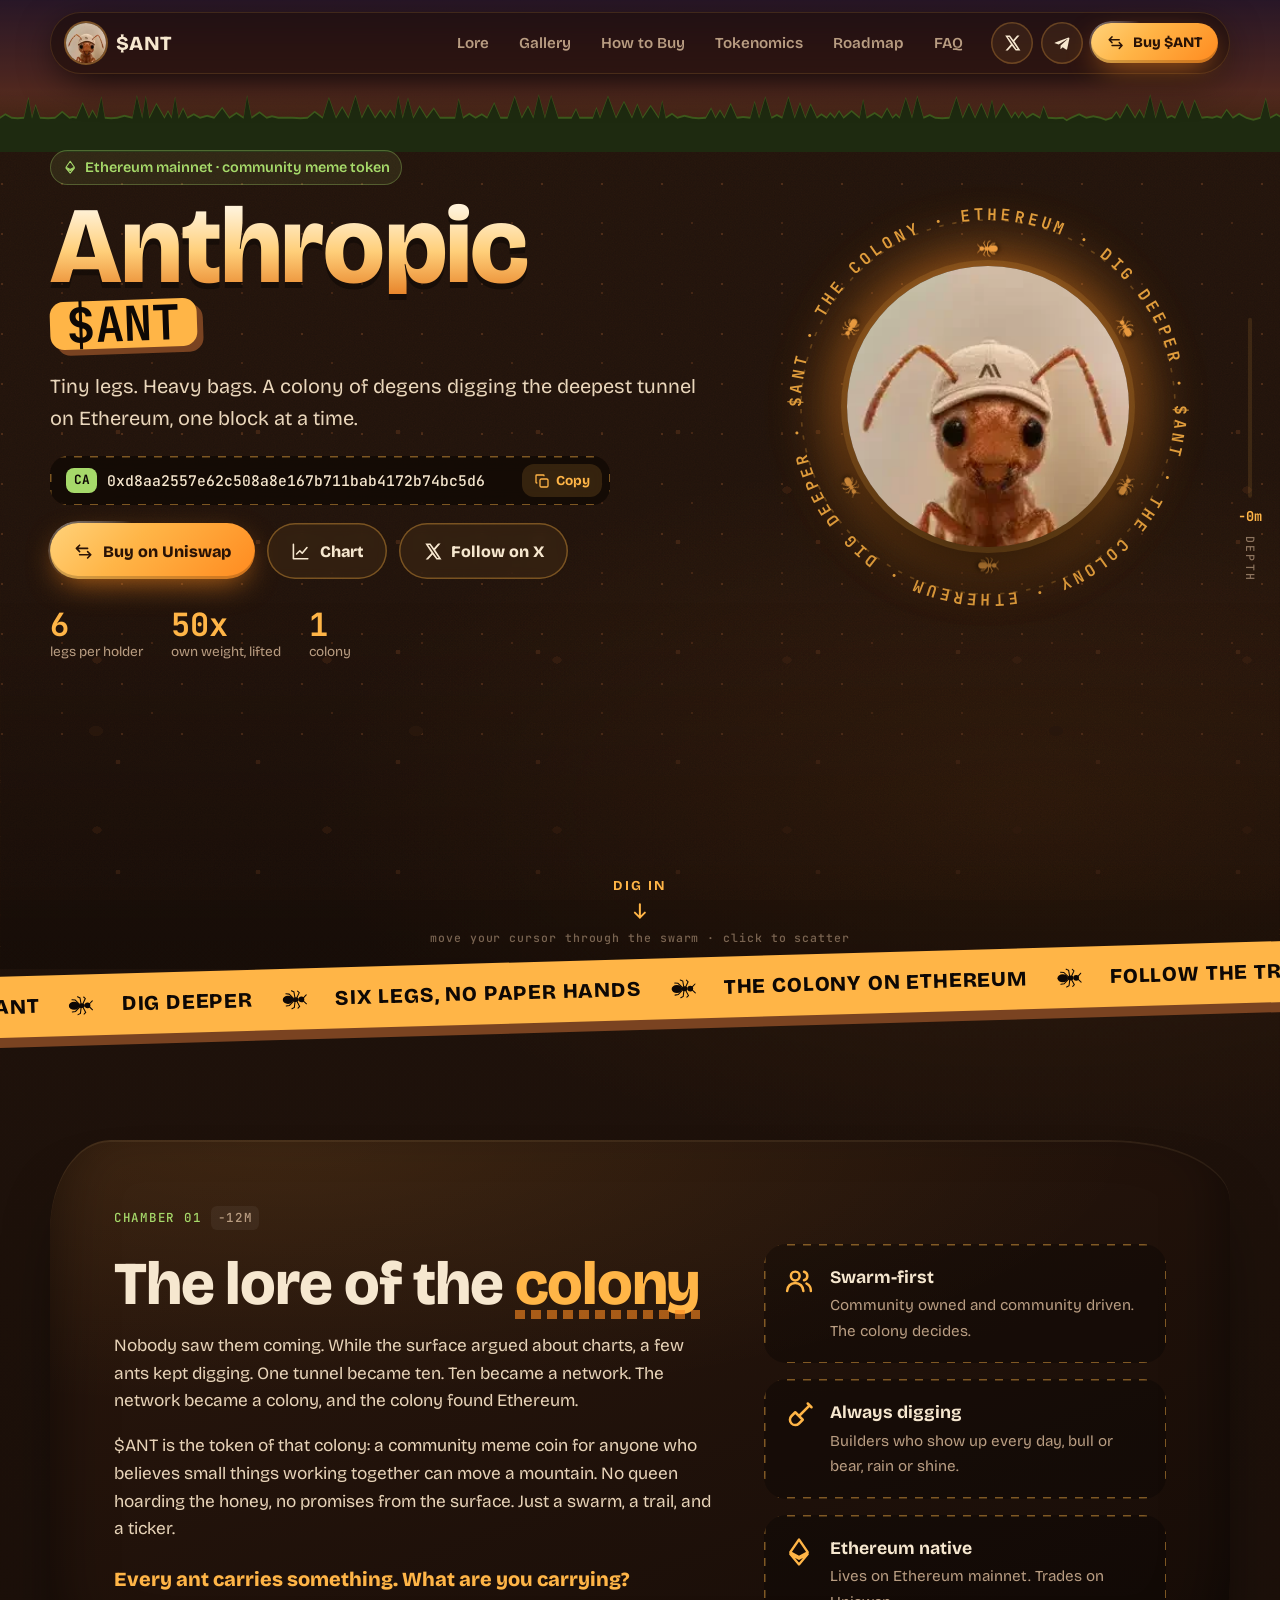
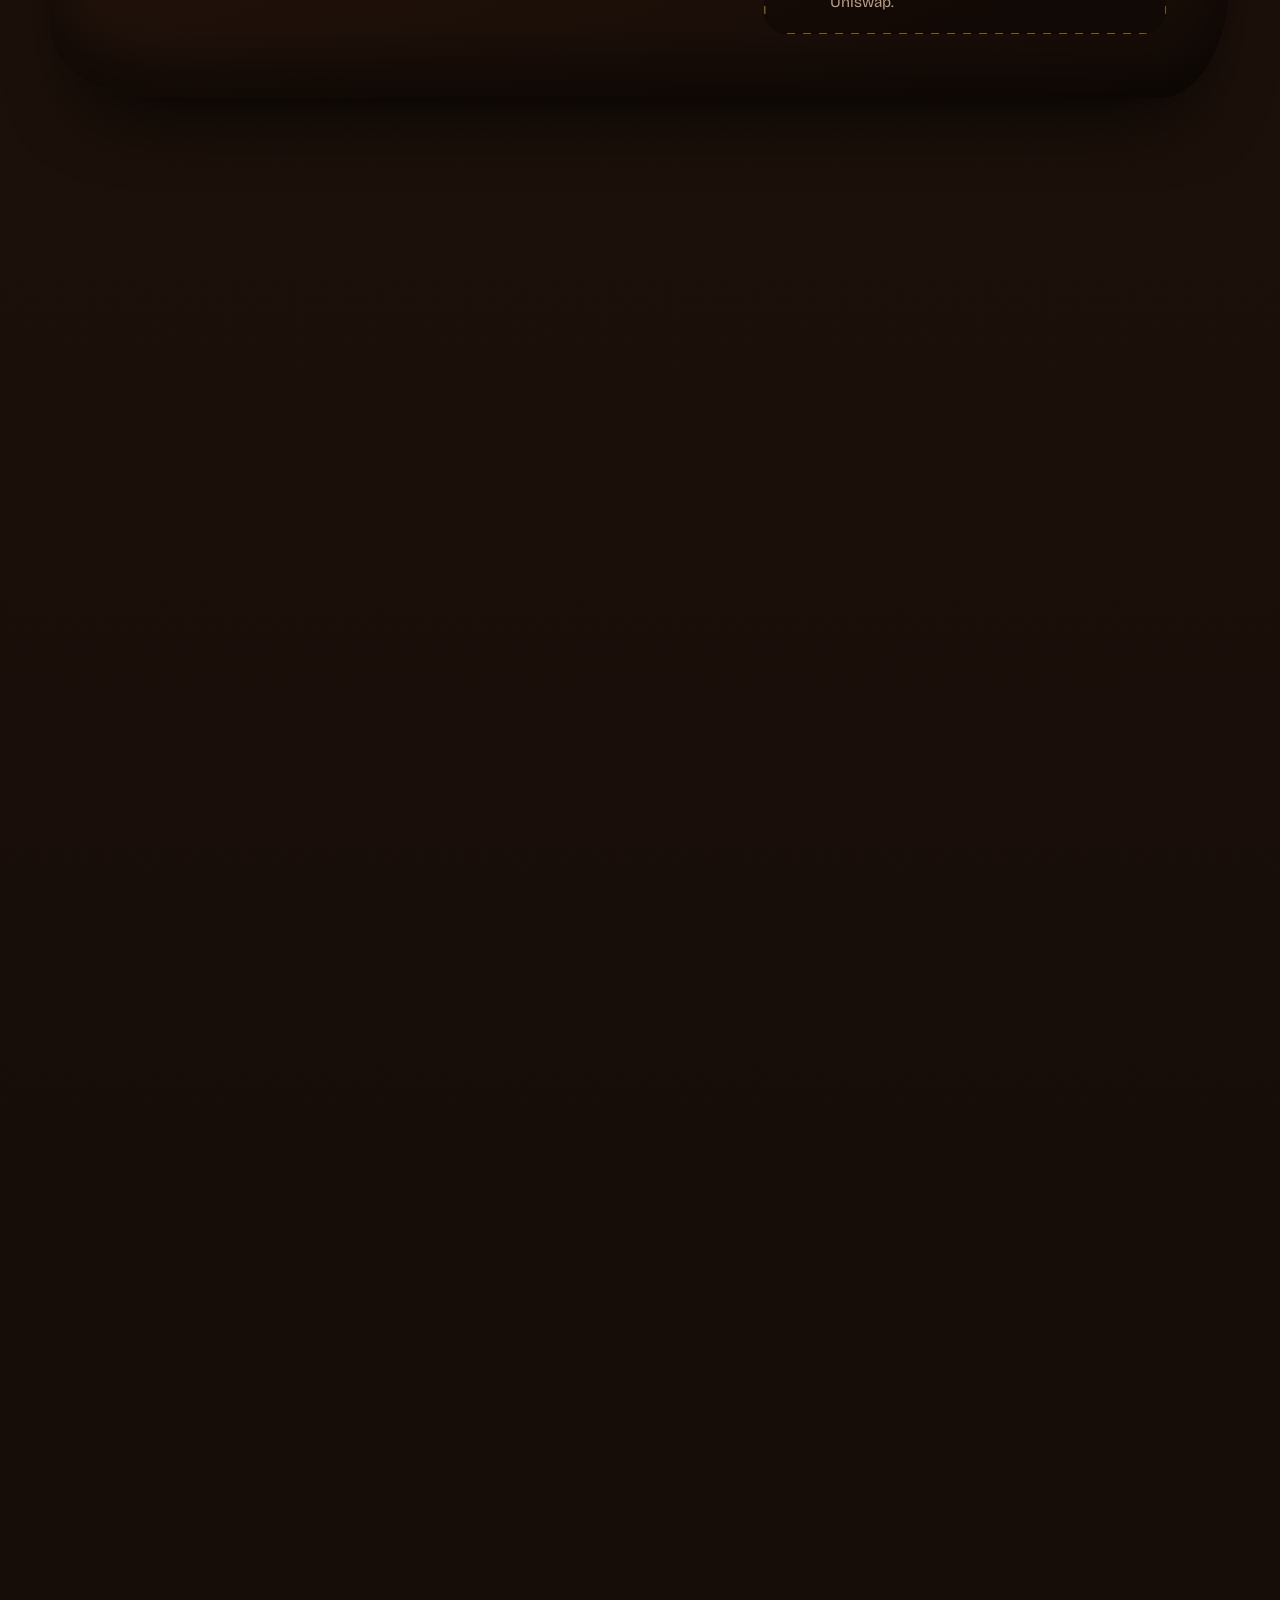
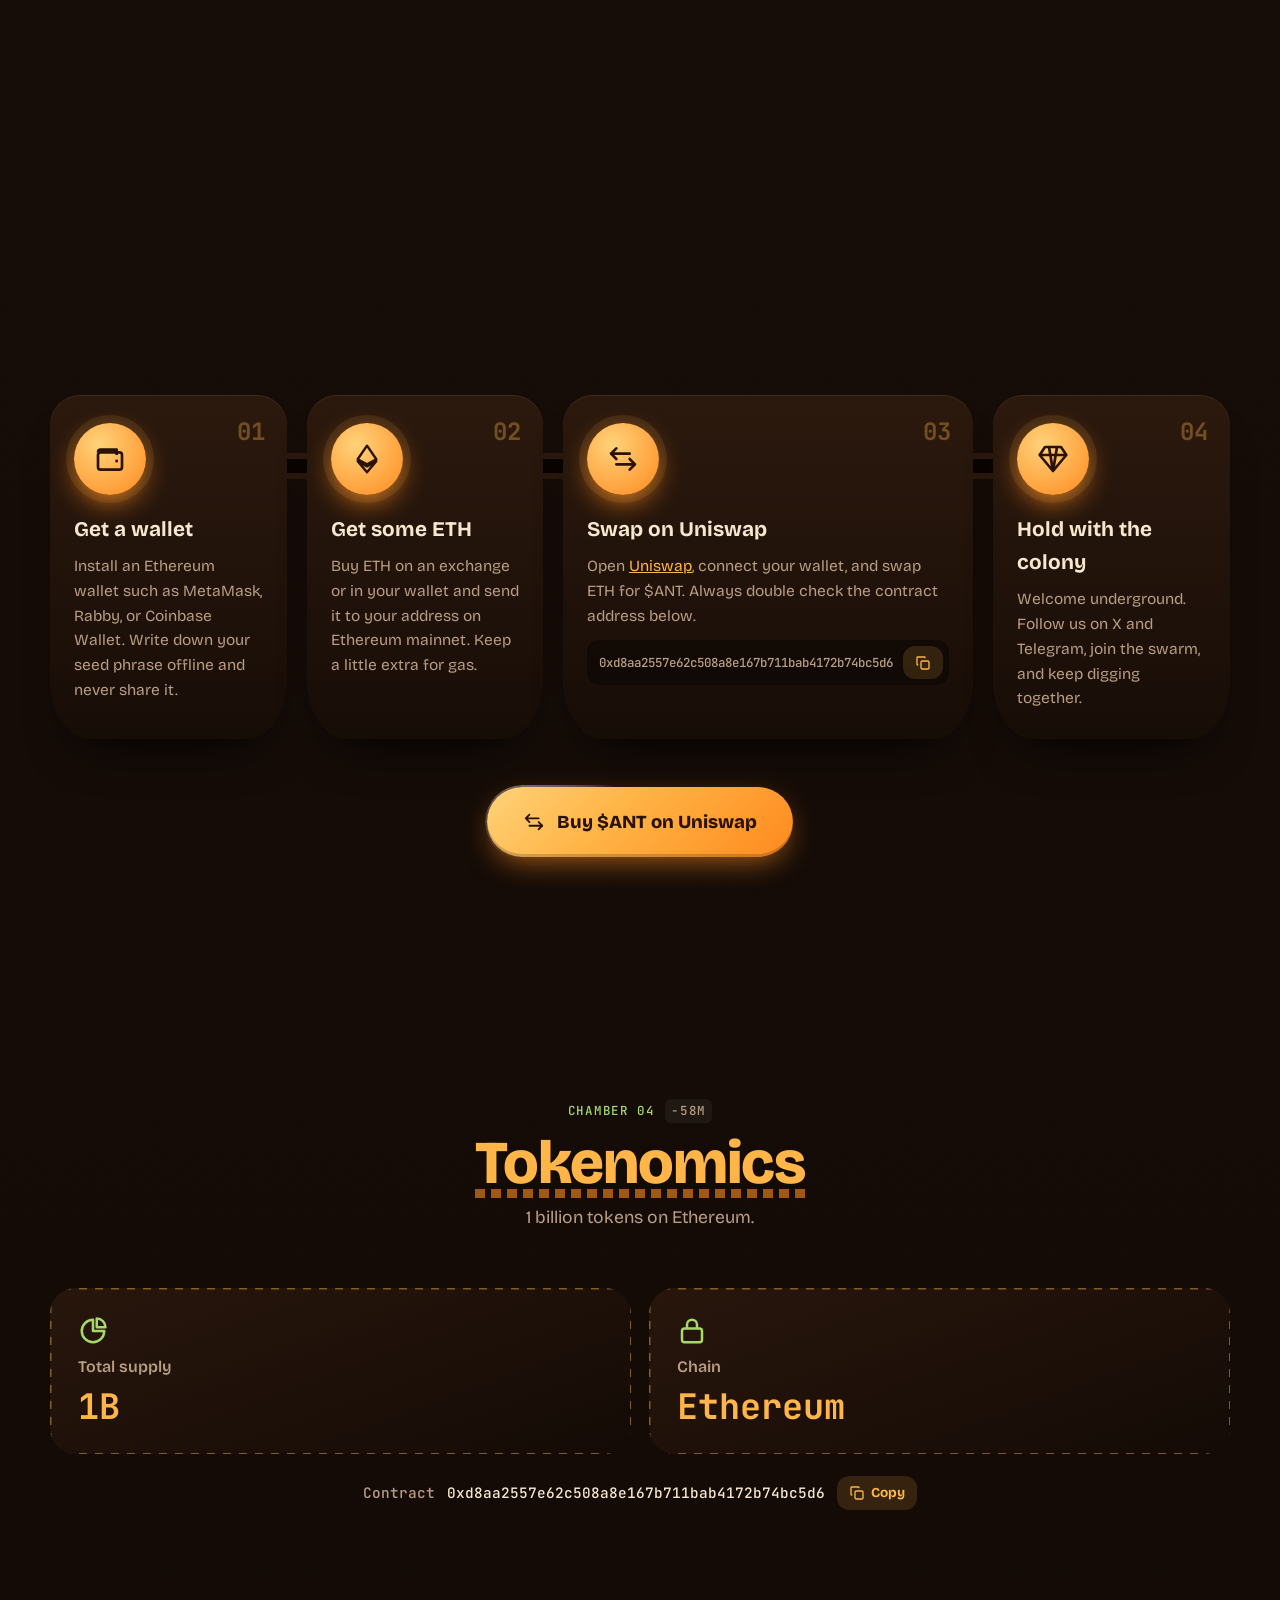
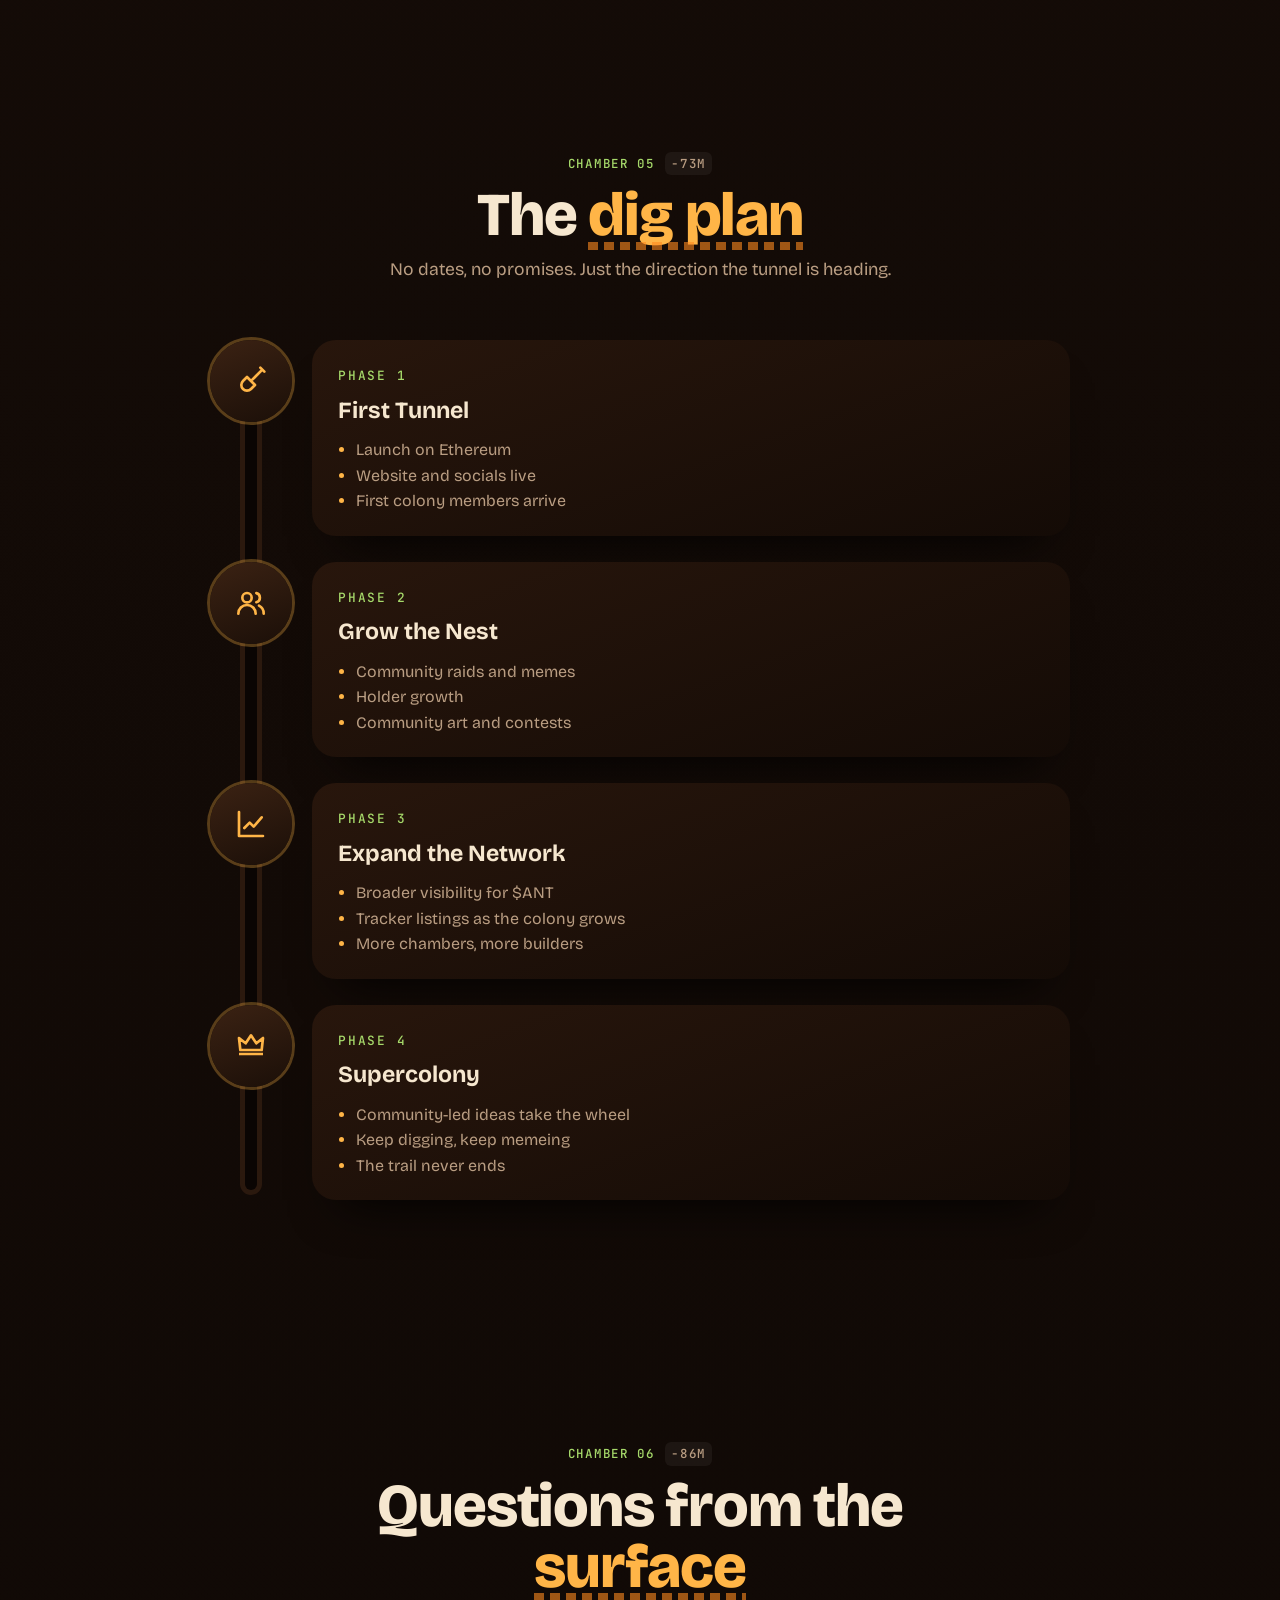
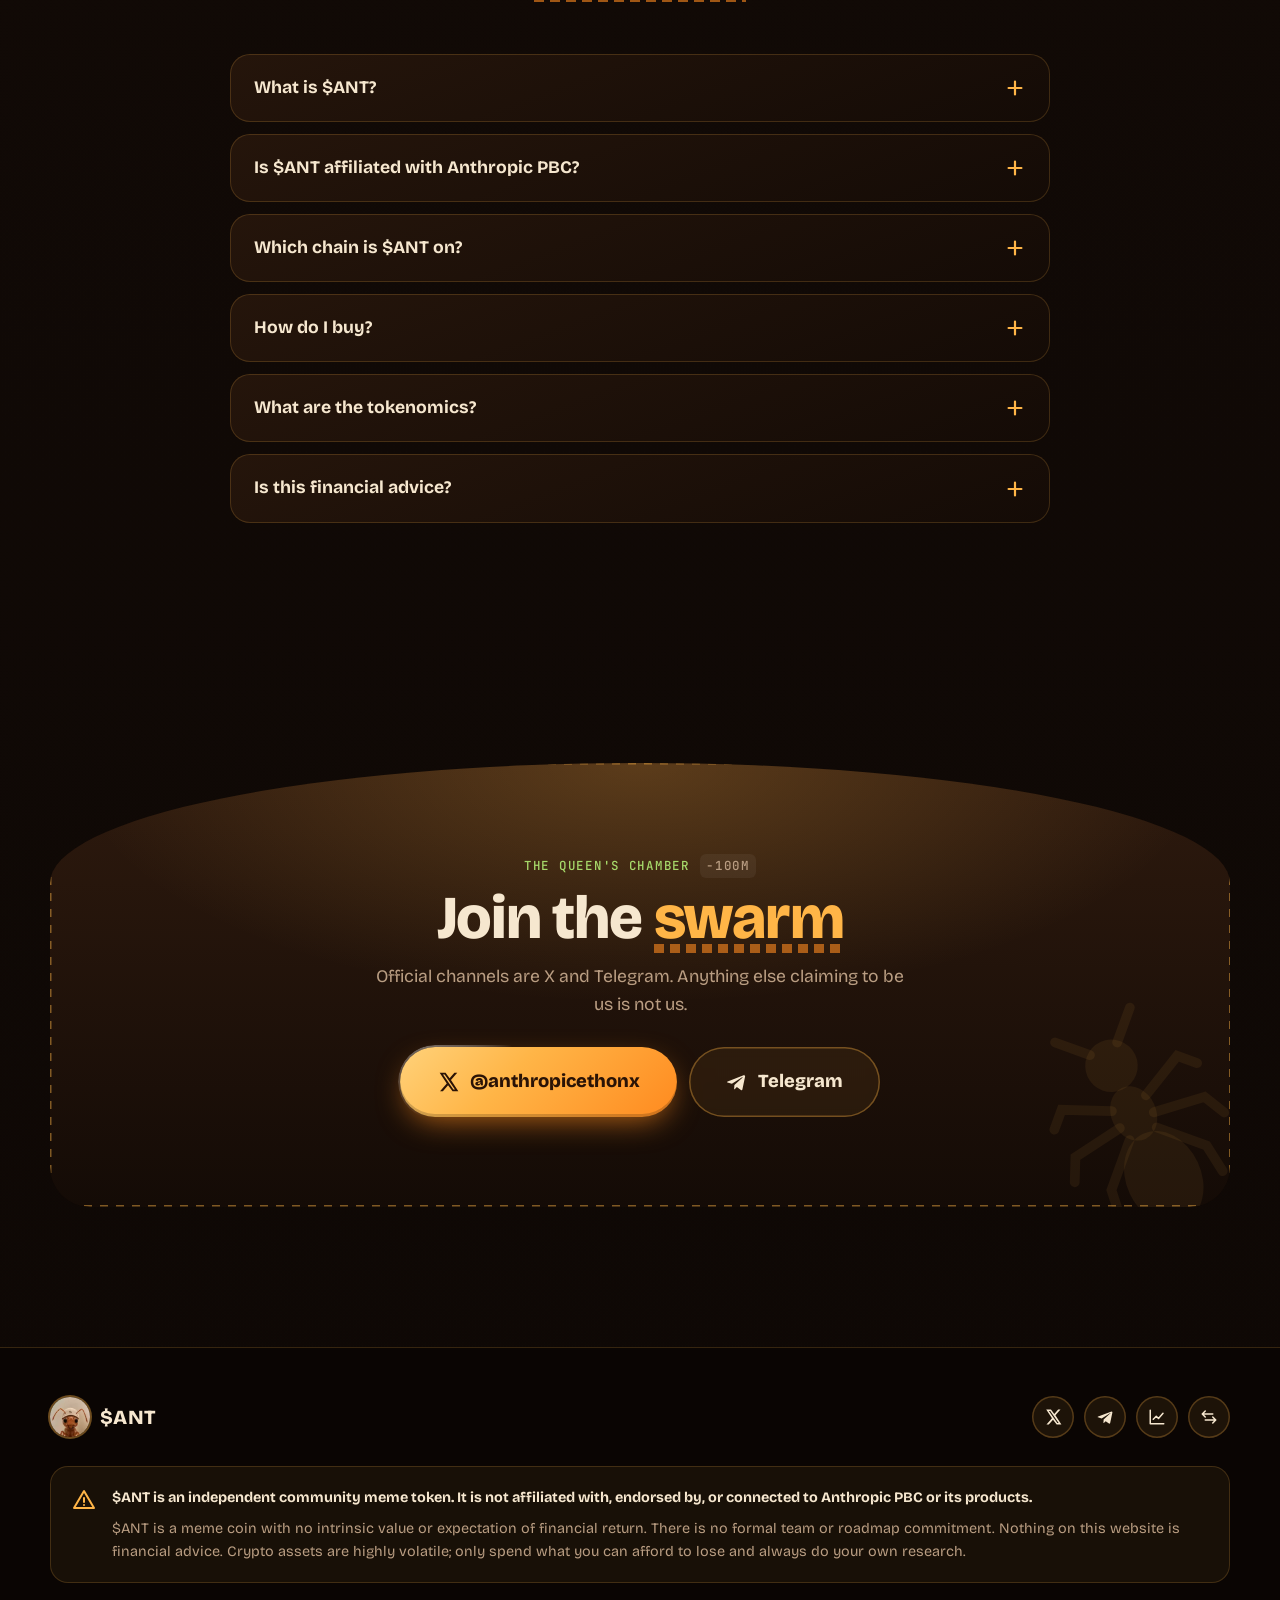
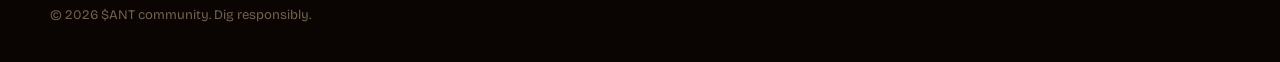
<file: anthropic/index.html>
<!doctype html>
<html lang="en">
<head>
<meta charset="utf-8">
<meta name="viewport" content="width=device-width, initial-scale=1, viewport-fit=cover">
<title>$ANT | Anthropic - The Colony on Ethereum</title>
<meta name="description" content="$ANT is an independent community meme token on Ethereum. Dig in, join the colony.">
<meta name="theme-color" content="#120a06">
<meta property="og:title" content="$ANT | The Colony on Ethereum">
<meta property="og:description" content="An independent community meme token on Ethereum. Six legs, one colony.">
<meta property="og:type" content="website">
<meta property="og:image" content="https://www.antoneth.fun/assets/logo.png">
<meta name="twitter:card" content="summary_large_image">
<meta name="twitter:site" content="@anthropicethonx">
<link rel="canonical" href="https://www.antoneth.fun/">
<meta property="og:url" content="https://www.antoneth.fun/">
<link rel="icon" type="image/png" href="assets/logo.png">
<link rel="apple-touch-icon" href="assets/logo.png">
<link rel="stylesheet" href="css/style.css">
</head>
<body>
<!-- SVG icon sprite: every icon on the page is an inline SVG symbol (no emoji). -->
<svg width="0" height="0" style="position:absolute" aria-hidden="true">
  <symbol id="i-tg" viewBox="0 0 24 24"><path fill="currentColor" d="M21.6 4.2 2.9 11.3c-.9.3-.9.9-.2 1.1l4.8 1.5 11.1-7c.5-.3.9-.1.6.2l-9 8.2-.3 4.6c.4 0 .6-.2.9-.4l2.1-2 4.4 3.2c.8.4 1.4.2 1.6-.7l2.9-13.7c.3-1.2-.4-1.7-1.2-1.3Z"/></symbol>
  <symbol id="i-x" viewBox="0 0 24 24"><path fill="currentColor" d="M18.9 2H22l-6.8 7.8L23.2 22h-6.3l-4.9-6.4L6.4 22H3.3l7.3-8.3L2.9 2h6.4l4.4 5.9L18.9 2Zm-1.1 18h1.7L8.3 3.9H6.5L17.8 20Z"/></symbol>
  <symbol id="i-swap" viewBox="0 0 24 24"><path fill="none" stroke="currentColor" stroke-width="2" stroke-linecap="round" stroke-linejoin="round" d="M7 4 3 8l4 4M3 8h14M17 20l4-4-4-4M21 16H7"/></symbol>
  <symbol id="i-chart" viewBox="0 0 24 24"><path fill="none" stroke="currentColor" stroke-width="2" stroke-linecap="round" stroke-linejoin="round" d="M3 3v18h18M7 15l4-4 3 3 6-7"/></symbol>
  <symbol id="i-copy" viewBox="0 0 24 24"><g fill="none" stroke="currentColor" stroke-width="2" stroke-linejoin="round"><rect x="9" y="9" width="12" height="12" rx="2"/><path d="M5 15H4a1 1 0 0 1-1-1V4a1 1 0 0 1 1-1h10a1 1 0 0 1 1 1v1"/></g></symbol>
  <symbol id="i-check" viewBox="0 0 24 24"><path fill="none" stroke="currentColor" stroke-width="2.4" stroke-linecap="round" stroke-linejoin="round" d="m4 12 5 5L20 6"/></symbol>
  <symbol id="i-wallet" viewBox="0 0 24 24"><g fill="none" stroke="currentColor" stroke-width="2" stroke-linejoin="round"><path d="M3 7a2 2 0 0 1 2-2h12v4"/><rect x="3" y="7" width="18" height="13" rx="2"/><path d="M16 13.5h2"/></g></symbol>
  <symbol id="i-eth" viewBox="0 0 24 24"><g fill="none" stroke="currentColor" stroke-width="1.8" stroke-linejoin="round"><path d="M12 2 5 12.2 12 16l7-3.8L12 2Z"/><path d="M5 13.6 12 22l7-8.4L12 17.5 5 13.6Z"/></g></symbol>
  <symbol id="i-diamond" viewBox="0 0 24 24"><path fill="none" stroke="currentColor" stroke-width="2" stroke-linejoin="round" d="M6 3h12l4 6-10 12L2 9l4-6Zm-4 6h20M9 3l3 18 3-18"/></symbol>
  <symbol id="i-ant" viewBox="0 0 64 64"><g fill="currentColor"><ellipse cx="32" cy="14" rx="7" ry="7"/><ellipse cx="32" cy="28" rx="6" ry="7.5"/><ellipse cx="32" cy="47" rx="10" ry="13"/></g><g fill="none" stroke="currentColor" stroke-width="2.6" stroke-linecap="round"><path d="M28 9 21 2M36 9l7-7M27 25l-12-6-4 4M37 25l12-6 4 4M27 30l-14 2-3 6M37 30l14 2 3 6M28 34l-10 10-1 8M36 34l10 10 1 8"/></g></symbol>
  <symbol id="i-plus" viewBox="0 0 24 24"><path fill="none" stroke="currentColor" stroke-width="2.4" stroke-linecap="round" d="M12 5v14M5 12h14"/></symbol>
  <symbol id="i-close" viewBox="0 0 24 24"><path fill="none" stroke="currentColor" stroke-width="2.4" stroke-linecap="round" d="M6 6l12 12M18 6 6 18"/></symbol>
  <symbol id="i-left" viewBox="0 0 24 24"><path fill="none" stroke="currentColor" stroke-width="2.4" stroke-linecap="round" stroke-linejoin="round" d="m15 5-7 7 7 7"/></symbol>
  <symbol id="i-right" viewBox="0 0 24 24"><path fill="none" stroke="currentColor" stroke-width="2.4" stroke-linecap="round" stroke-linejoin="round" d="m9 5 7 7-7 7"/></symbol>
  <symbol id="i-expand" viewBox="0 0 24 24"><path fill="none" stroke="currentColor" stroke-width="2" stroke-linecap="round" stroke-linejoin="round" d="M4 9V4h5M20 9V4h-5M4 15v5h5M20 15v5h-5"/></symbol>
  <symbol id="i-shovel" viewBox="0 0 24 24"><path fill="none" stroke="currentColor" stroke-width="2" stroke-linecap="round" stroke-linejoin="round" d="M19 2l3 3M20.5 3.5 13 11M9 9l6 6-3 3a4.2 4.2 0 0 1-6 0 4.2 4.2 0 0 1 0-6l3-3Z"/></symbol>
  <symbol id="i-crown" viewBox="0 0 24 24"><path fill="none" stroke="currentColor" stroke-width="2" stroke-linejoin="round" d="M3 18h18M4 15 3 6l5 4 4-6 4 6 5-4-1 9H4Z"/></symbol>
  <symbol id="i-users" viewBox="0 0 24 24"><g fill="none" stroke="currentColor" stroke-width="2" stroke-linecap="round"><circle cx="9" cy="8" r="3.5"/><path d="M2.5 20a6.5 6.5 0 0 1 13 0"/><path d="M16 4.6a3.5 3.5 0 0 1 0 6.8M18 14a6.5 6.5 0 0 1 3.5 6"/></g></symbol>
  <symbol id="i-lock" viewBox="0 0 24 24"><g fill="none" stroke="currentColor" stroke-width="2" stroke-linejoin="round"><rect x="4" y="10" width="16" height="11" rx="2"/><path d="M8 10V7a4 4 0 0 1 8 0v3"/></g></symbol>
  <symbol id="i-pie" viewBox="0 0 24 24"><path fill="none" stroke="currentColor" stroke-width="2" stroke-linejoin="round" d="M12 3a9 9 0 1 0 9 9h-9V3Zm3-1v7h7a7 7 0 0 0-7-7Z"/></symbol>
  <symbol id="i-percent" viewBox="0 0 24 24"><g fill="none" stroke="currentColor" stroke-width="2" stroke-linecap="round"><path d="M19 5 5 19"/><circle cx="7" cy="7" r="2.5"/><circle cx="17" cy="17" r="2.5"/></g></symbol>
  <symbol id="i-drop" viewBox="0 0 24 24"><path fill="none" stroke="currentColor" stroke-width="2" stroke-linejoin="round" d="M12 3s7 7.5 7 12a7 7 0 0 1-14 0c0-4.5 7-12 7-12Z"/></symbol>
  <symbol id="i-arrow-down" viewBox="0 0 24 24"><path fill="none" stroke="currentColor" stroke-width="2.4" stroke-linecap="round" stroke-linejoin="round" d="M12 4v16m-6-6 6 6 6-6"/></symbol>
  <symbol id="i-menu" viewBox="0 0 24 24"><path fill="none" stroke="currentColor" stroke-width="2.4" stroke-linecap="round" d="M4 7h16M4 12h16M4 17h16"/></symbol>
  <symbol id="i-alert" viewBox="0 0 24 24"><g fill="none" stroke="currentColor" stroke-width="2" stroke-linecap="round" stroke-linejoin="round"><path d="M12 3 2 20h20L12 3Z"/><path d="M12 10v4M12 17h.01"/></g></symbol>
</svg>

<a class="skip" href="#main">Skip to content</a>
<div class="grain" aria-hidden="true"></div>
<canvas id="trail" aria-hidden="true"></canvas>

<!-- depth meter -->
<div class="depth" aria-hidden="true">
  <div class="depth__bar"><span class="depth__fill"></span></div>
  <div class="depth__readout"><span id="depthVal">0</span>m</div>
  <div class="depth__label">depth</div>
</div>

<header class="nav" id="nav">
  <a class="nav__brand" href="#top" aria-label="$ANT home">
    <img src="assets/logo.png" alt="" width="40" height="40" class="nav__logo">
    <span>$ANT</span>
  </a>
  <nav class="nav__links" id="navLinks" aria-label="Primary">
    <a href="#lore">Lore</a>
    <a href="#gallery">Gallery</a>
    <a href="#buy">How to Buy</a>
    <a href="#tokenomics">Tokenomics</a>
    <a href="#roadmap">Roadmap</a>
    <a href="#faq">FAQ</a>
  </nav>
  <div class="nav__cta">
    <a class="icon-btn" data-x-link href="https://x.com/anthropicethonx" target="_blank" rel="noopener" aria-label="$ANT on X"><svg><use href="#i-x"/></svg></a>
    <a class="icon-btn" data-tg-link href="https://t.me/anthropiceth_tg" target="_blank" rel="noopener" aria-label="$ANT on Telegram"><svg><use href="#i-tg"/></svg></a>
    <a class="btn btn--amber btn--sm magnetic" data-buy-link href="https://app.uniswap.org/swap?chain=mainnet&amp;inputCurrency=NATIVE&amp;outputCurrency=0xd8aa2557e62c508a8e167b711bab4172b74bc5d6" target="_blank" rel="noopener"><svg><use href="#i-swap"/></svg><span>Buy $ANT</span></a>
    <button class="icon-btn nav__toggle" id="navToggle" aria-label="Open menu" aria-expanded="false" aria-controls="navLinks"><svg><use href="#i-menu"/></svg></button>
  </div>
</header>

<svg id="tunnel" class="tunnel" aria-hidden="true">
  <defs><mask id="digMask" maskUnits="userSpaceOnUse" x="0" y="0" width="10000" height="100000"><path class="tunnel__mask"/></mask></defs>
  <path class="tunnel__wall"/><path class="tunnel__bore"/><path class="tunnel__pher" mask="url(#digMask)"/>
</svg>

<main id="main">
<!-- ============ HERO ============ -->
<section class="hero" id="top">
  <div class="surface" aria-hidden="true">
    <div class="surface__sky"></div>
    <svg class="surface__grass" viewBox="0 0 1440 120" preserveAspectRatio="none"><path d="M0 120V70 L6 65 L13 70 L20 71 L27 70 L32 40 L36 70 L40 51 L45 70 L54 71 L62 70 L70 61 L78 70 L82 69 L86 70 L93 48 L100 70 L104 59 L109 70 L114 39 L118 70 L125 71 L132 70 L140 67 L149 70 L154 37 L160 70 L164 38 L168 70 L176 49 L185 70 L189 60 L193 70 L197 39 L201 70 L206 56 L211 70 L218 65 L225 70 L233 67 L241 70 L250 55 L258 70 L266 63 L274 70 L278 37 L283 70 L292 62 L300 70 L306 68 L313 70 L321 70 L329 70 L338 71 L346 70 L354 61 L363 70 L370 40 L378 70 L385 54 L392 70 L400 37 L407 70 L414 51 L422 70 L428 59 L434 70 L439 59 L444 70 L448 38 L453 70 L459 41 L465 70 L472 53 L480 70 L488 56 L495 70 L504 70 L512 70 L516 42 L521 70 L528 64 L535 70 L542 65 L548 70 L556 48 L563 70 L567 70 L571 70 L579 38 L587 70 L594 53 L600 70 L606 36 L613 70 L620 37 L628 70 L636 70 L643 70 L648 57 L652 70 L660 70 L667 70 L671 55 L675 70 L684 38 L693 70 L702 46 L711 70 L717 50 L723 70 L732 52 L741 70 L745 45 L749 70 L756 64 L762 70 L770 67 L779 70 L786 71 L794 70 L800 56 L805 70 L810 59 L815 70 L822 49 L829 70 L836 69 L844 70 L849 46 L854 70 L861 39 L868 70 L874 66 L880 70 L887 39 L894 70 L900 48 L906 70 L912 50 L919 70 L924 65 L930 70 L934 63 L939 70 L944 60 L949 70 L958 60 L967 70 L971 43 L975 70 L984 63 L992 70 L998 56 L1004 70 L1008 65 L1012 70 L1019 40 L1026 70 L1032 38 L1039 70 L1046 66 L1052 70 L1060 71 L1068 70 L1076 39 L1083 70 L1090 49 L1097 70 L1104 49 L1111 70 L1116 44 L1120 70 L1129 49 L1138 70 L1142 62 L1146 70 L1150 61 L1155 70 L1162 64 L1170 70 L1174 53 L1179 70 L1188 71 L1196 70 L1200 74 L1205 70 L1214 65 L1222 70 L1230 68 L1238 70 L1244 73 L1251 70 L1256 61 L1260 70 L1268 50 L1277 70 L1282 58 L1287 70 L1294 36 L1300 70 L1306 44 L1313 70 L1318 67 L1322 70 L1330 45 L1337 70 L1344 44 L1352 70 L1358 69 L1364 70 L1369 68 L1374 70 L1380 58 L1387 70 L1394 64 L1402 70 L1410 73 L1418 70 L1424 41 L1429 70 L1436 65 L1442 70 V120Z"/></svg>
  </div>
  <div class="strata" aria-hidden="true">
    <div class="stratum s1" data-speed="0.15"></div>
    <div class="stratum s2" data-speed="0.3"></div>
    <div class="stratum s3" data-speed="0.45"></div>
  </div>
  <canvas id="swarm" class="hero__swarm" aria-hidden="true"></canvas>

  <div class="hero__inner">
    <div class="hero__copy">
      <p class="eyebrow reveal"><svg><use href="#i-eth"/></svg> Ethereum mainnet &middot; community meme token</p>
      <h1 class="hero__title reveal" data-split>
        <span class="hero__name">Anthropic</span>
        <span class="hero__ticker">$ANT</span>
      </h1>
      <p class="hero__sub reveal">Tiny legs. Heavy bags. A colony of degens digging the deepest tunnel on Ethereum, one block at a time.</p>

      <div class="ca reveal march" id="caBox">
        <span class="ca__label">CA</span>
        <code class="ca__value" id="caValue">0xd8aa2557e62c508a8e167b711bab4172b74bc5d6</code>
        <button class="ca__copy" id="caCopy" type="button" aria-label="Copy contract address"><svg class="ico-copy"><use href="#i-copy"/></svg><svg class="ico-ok"><use href="#i-check"/></svg><span class="ca__copy-text">Copy</span></button>
      </div>

      <div class="hero__btns reveal">
        <a class="btn btn--amber magnetic" data-buy-link href="https://app.uniswap.org/swap?chain=mainnet&amp;inputCurrency=NATIVE&amp;outputCurrency=0xd8aa2557e62c508a8e167b711bab4172b74bc5d6" target="_blank" rel="noopener"><svg><use href="#i-swap"/></svg><span>Buy on Uniswap</span></a>
        <a class="btn btn--ghost magnetic" data-chart-link href="https://dexscreener.com/ethereum/0x4fc4c9e786c60886bf38b858465cc1b071e08ac57ae18d202b99c84f948c3e94" target="_blank" rel="noopener"><svg><use href="#i-chart"/></svg><span>Chart</span></a>
        <a class="btn btn--ghost magnetic" data-x-link href="https://x.com/anthropicethonx" target="_blank" rel="noopener"><svg><use href="#i-x"/></svg><span>Follow on X</span></a>
      </div>

      <ul class="hero__stats reveal">
        <li><b data-count="6">0</b><span>legs per holder</span></li>
        <li><b data-count="50" data-suffix="x">0</b><span>own weight, lifted</span></li>
        <li><b data-count="1">0</b><span>colony</span></li>
      </ul>
    </div>

    <div class="hero__coin reveal" aria-hidden="false">
      <div class="coin" id="coin">
        <div class="coin__glow"></div>
        <svg class="coin__orbit" viewBox="0 0 400 400" aria-hidden="true">
          <defs><path id="orbitPath" d="M200,200 m-170,0 a170,170 0 1,1 340,0 a170,170 0 1,1 -340,0"/></defs>
          <circle cx="200" cy="200" r="170" class="coin__ring"/>
          <text class="coin__orbit-text"><textPath href="#orbitPath">$ANT &#183; THE COLONY &#183; ETHEREUM &#183; DIG DEEPER &#183; $ANT &#183; THE COLONY &#183; ETHEREUM &#183; DIG DEEPER &#183;</textPath></text>
        </svg>
        <div class="coin__marchers" aria-hidden="true">
          <svg style="--i:0"><use href="#i-ant"/></svg><svg style="--i:1"><use href="#i-ant"/></svg><svg style="--i:2"><use href="#i-ant"/></svg><svg style="--i:3"><use href="#i-ant"/></svg><svg style="--i:4"><use href="#i-ant"/></svg><svg style="--i:5"><use href="#i-ant"/></svg>
        </div>
        <img class="coin__logo" src="assets/logo.png" alt="$ANT logo" width="512" height="512">
      </div>
    </div>
  </div>

  <a class="hero__dig" href="#lore"><span>Dig in</span><svg><use href="#i-arrow-down"/></svg></a>
  <p class="hero__hint" aria-hidden="true">move your cursor through the swarm &middot; click to scatter</p>
</section>

<!-- ============ TICKER TAPE ============ -->
<div class="tape" aria-hidden="true">
  <div class="tape__track">
    <span>$ANT</span><svg><use href="#i-ant"/></svg><span>Dig deeper</span><svg><use href="#i-ant"/></svg><span>Six legs, no paper hands</span><svg><use href="#i-ant"/></svg><span>The colony on Ethereum</span><svg><use href="#i-ant"/></svg><span>Follow the trail</span><svg><use href="#i-ant"/></svg>
    <span>$ANT</span><svg><use href="#i-ant"/></svg><span>Dig deeper</span><svg><use href="#i-ant"/></svg><span>Six legs, no paper hands</span><svg><use href="#i-ant"/></svg><span>The colony on Ethereum</span><svg><use href="#i-ant"/></svg><span>Follow the trail</span><svg><use href="#i-ant"/></svg>
  </div>
</div>

<!-- ============ LORE ============ -->
<section class="section" id="lore" data-chamber="left">
  <div class="chamber chamber--wide reveal">
    <div class="chamber__tag"><span>Chamber 01</span><em>-12m</em></div>
    <div class="lore">
      <div class="lore__text">
        <h2 class="h2">The lore of the <span class="hl">colony</span></h2>
        <p>Nobody saw them coming. While the surface argued about charts, a few ants kept digging. One tunnel became ten. Ten became a network. The network became a colony, and the colony found Ethereum.</p>
        <p>$ANT is the token of that colony: a community meme coin for anyone who believes small things working together can move a mountain. No queen hoarding the honey, no promises from the surface. Just a swarm, a trail, and a ticker.</p>
        <p class="lore__kicker">Every ant carries something. What are you carrying?</p>
      </div>
      <ul class="lore__traits">
        <li class="trait march"><svg><use href="#i-users"/></svg><div><b>Swarm-first</b><span>Community owned and community driven. The colony decides.</span></div></li>
        <li class="trait march"><svg><use href="#i-shovel"/></svg><div><b>Always digging</b><span>Builders who show up every day, bull or bear, rain or shine.</span></div></li>
        <li class="trait march"><svg><use href="#i-eth"/></svg><div><b>Ethereum native</b><span>Lives on Ethereum mainnet. Trades on Uniswap.</span></div></li>
      </ul>
    </div>
  </div>
</section>

<!-- ============ GALLERY ============ -->
<section class="section" id="gallery" data-chamber="right">
  <div class="section__head reveal">
    <div class="chamber__tag"><span>Chamber 02</span><em>-27m</em></div>
    <h2 class="h2">The <span class="hl">archive</span></h2>
    <p class="section__lead">Fossils from the colony feed. Tap any frame to open it.</p>
  </div>
  <div class="gallery" id="galleryGrid"><!-- filled by js/main.js from GALLERY config --></div>
</section>

<!-- ============ HOW TO BUY ============ -->
<section class="section" id="buy" data-chamber="left">
  <div class="section__head reveal">
    <div class="chamber__tag"><span>Chamber 03</span><em>-41m</em></div>
    <h2 class="h2">How to <span class="hl">join the colony</span></h2>
    <p class="section__lead">Four tunnels to your first $ANT.</p>
  </div>
  <ol class="steps">
    <li class="step reveal">
      <div class="step__num">01</div>
      <div class="step__icon"><svg><use href="#i-wallet"/></svg></div>
      <h3>Get a wallet</h3>
      <p>Install an Ethereum wallet such as MetaMask, Rabby, or Coinbase Wallet. Write down your seed phrase offline and never share it.</p>
    </li>
    <li class="step reveal">
      <div class="step__num">02</div>
      <div class="step__icon"><svg><use href="#i-eth"/></svg></div>
      <h3>Get some ETH</h3>
      <p>Buy ETH on an exchange or in your wallet and send it to your address on Ethereum mainnet. Keep a little extra for gas.</p>
    </li>
    <li class="step reveal">
      <div class="step__num">03</div>
      <div class="step__icon"><svg><use href="#i-swap"/></svg></div>
      <h3>Swap on Uniswap</h3>
      <p>Open <a data-buy-link href="https://app.uniswap.org/swap?chain=mainnet&amp;inputCurrency=NATIVE&amp;outputCurrency=0xd8aa2557e62c508a8e167b711bab4172b74bc5d6" target="_blank" rel="noopener">Uniswap</a>, connect your wallet, and swap ETH for $ANT. Always double check the contract address below.</p>
      <div class="ca ca--mini" data-ca-mini><code data-ca-text>0xd8aa2557e62c508a8e167b711bab4172b74bc5d6</code><button type="button" class="ca__copy" data-copy-ca aria-label="Copy contract address"><svg class="ico-copy"><use href="#i-copy"/></svg><svg class="ico-ok"><use href="#i-check"/></svg></button></div>
    </li>
    <li class="step reveal">
      <div class="step__num">04</div>
      <div class="step__icon"><svg><use href="#i-diamond"/></svg></div>
      <h3>Hold with the colony</h3>
      <p>Welcome underground. Follow us on X and Telegram, join the swarm, and keep digging together.</p>
    </li>
  </ol>
  <div class="center reveal"><a class="btn btn--amber btn--lg magnetic" data-buy-link href="https://app.uniswap.org/swap?chain=mainnet&amp;inputCurrency=NATIVE&amp;outputCurrency=0xd8aa2557e62c508a8e167b711bab4172b74bc5d6" target="_blank" rel="noopener"><svg><use href="#i-swap"/></svg><span>Buy $ANT on Uniswap</span></a></div>
</section>

<!-- ============ TOKENOMICS ============ -->
<section class="section" id="tokenomics" data-chamber="right">
  <div class="section__head reveal">
    <div class="chamber__tag"><span>Chamber 04</span><em>-58m</em></div>
    <h2 class="h2"><span class="hl">Tokenomics</span></h2>
    <p class="section__lead">1 billion tokens on Ethereum.</p>
  </div>
  <div class="toks">
    <div class="tok reveal march"><svg><use href="#i-pie"/></svg><span>Total supply</span><b>1B</b></div>
    <div class="tok reveal march"><svg><use href="#i-lock"/></svg><span>Chain</span><b data-chain>Ethereum</b></div>
  </div>
  <div class="tok-ca reveal"><span>Contract</span><code data-ca-text>0xd8aa2557e62c508a8e167b711bab4172b74bc5d6</code><button type="button" class="ca__copy" data-copy-ca aria-label="Copy contract address"><svg class="ico-copy"><use href="#i-copy"/></svg><svg class="ico-ok"><use href="#i-check"/></svg><span class="ca__copy-text">Copy</span></button></div>
</section>

<!-- ============ ROADMAP ============ -->
<section class="section" id="roadmap" data-chamber="left">
  <div class="section__head reveal">
    <div class="chamber__tag"><span>Chamber 05</span><em>-73m</em></div>
    <h2 class="h2">The <span class="hl">dig plan</span></h2>
    <p class="section__lead">No dates, no promises. Just the direction the tunnel is heading.</p>
  </div>
  <div class="roadmap">
    <div class="rm reveal"><div class="rm__dot"><svg><use href="#i-shovel"/></svg></div><div class="rm__body"><em>Phase 1</em><h3>First Tunnel</h3><ul><li>Launch on Ethereum</li><li>Website and socials live</li><li>First colony members arrive</li></ul></div></div>
    <div class="rm reveal"><div class="rm__dot"><svg><use href="#i-users"/></svg></div><div class="rm__body"><em>Phase 2</em><h3>Grow the Nest</h3><ul><li>Community raids and memes</li><li>Holder growth</li><li>Community art and contests</li></ul></div></div>
    <div class="rm reveal"><div class="rm__dot"><svg><use href="#i-chart"/></svg></div><div class="rm__body"><em>Phase 3</em><h3>Expand the Network</h3><ul><li>Broader visibility for $ANT</li><li>Tracker listings as the colony grows</li><li>More chambers, more builders</li></ul></div></div>
    <div class="rm reveal"><div class="rm__dot"><svg><use href="#i-crown"/></svg></div><div class="rm__body"><em>Phase 4</em><h3>Supercolony</h3><ul><li>Community-led ideas take the wheel</li><li>Keep digging, keep memeing</li><li>The trail never ends</li></ul></div></div>
  </div>
</section>

<!-- ============ FAQ ============ -->
<section class="section" id="faq" data-chamber="right">
  <div class="section__head reveal">
    <div class="chamber__tag"><span>Chamber 06</span><em>-86m</em></div>
    <h2 class="h2">Questions from the <span class="hl">surface</span></h2>
  </div>
  <div class="faq">
    <details class="qa reveal"><summary>What is $ANT?<svg><use href="#i-plus"/></svg></summary><div><p>$ANT is a community meme token on Ethereum built around the colony: lots of small holders working together. It is for fun and community.</p></div></details>
    <details class="qa reveal"><summary>Is $ANT affiliated with Anthropic PBC?<svg><use href="#i-plus"/></svg></summary><div><p><strong>No.</strong> $ANT is an independent community meme token. It is not affiliated with, endorsed by, or connected to Anthropic PBC or its products.</p></div></details>
    <details class="qa reveal"><summary>Which chain is $ANT on?<svg><use href="#i-plus"/></svg></summary><div><p>Ethereum mainnet. Make sure your wallet is on Ethereum before you swap.</p></div></details>
    <details class="qa reveal"><summary>How do I buy?<svg><use href="#i-plus"/></svg></summary><div><p>Use the Buy button to open Uniswap with the $ANT contract pre-filled, connect your wallet, and swap ETH for $ANT. See the How to Buy chamber for step by step instructions.</p></div></details>
    <details class="qa reveal"><summary>What are the tokenomics?<svg><use href="#i-plus"/></svg></summary><div><p>Total supply is 1B $ANT on Ethereum.</p></div></details>
    <details class="qa reveal"><summary>Is this financial advice?<svg><use href="#i-plus"/></svg></summary><div><p>No. $ANT is a meme coin with no intrinsic value or expectation of financial return. Nothing on this site is financial advice. Only spend what you can afford to lose and always do your own research.</p></div></details>
  </div>
</section>

<!-- ============ COMMUNITY ============ -->
<section class="section community" id="community" data-chamber="center">
  <div class="queen reveal march">
    <div class="chamber__tag"><span>The Queen's Chamber</span><em>-100m</em></div>
    <h2 class="h2">Join the <span class="hl">swarm</span></h2>
    <p>Official channels are X and Telegram. Anything else claiming to be us is not us.</p>
    <div class="queen__links"><a class="btn btn--amber btn--lg magnetic" data-x-link href="https://x.com/anthropicethonx" target="_blank" rel="noopener"><svg><use href="#i-x"/></svg><span data-x-handle>@anthropicethonx</span></a><a class="btn btn--ghost btn--lg magnetic" data-tg-link href="https://t.me/anthropiceth_tg" target="_blank" rel="noopener"><svg><use href="#i-tg"/></svg><span>Telegram</span></a></div>
    <svg class="queen__ant" aria-hidden="true"><use href="#i-ant"/></svg>
  </div>
</section>
</main>

<footer class="footer">
  <div class="footer__top">
    <a class="nav__brand" href="#top"><img src="assets/logo.png" alt="" width="40" height="40" class="nav__logo"><span>$ANT</span></a>
    <div class="footer__links">
      <a data-x-link href="https://x.com/anthropicethonx" target="_blank" rel="noopener" class="icon-btn" aria-label="X"><svg><use href="#i-x"/></svg></a>
      <a data-tg-link href="https://t.me/anthropiceth_tg" target="_blank" rel="noopener" class="icon-btn" aria-label="Telegram"><svg><use href="#i-tg"/></svg></a>
      <a data-chart-link href="https://dexscreener.com/ethereum/0x4fc4c9e786c60886bf38b858465cc1b071e08ac57ae18d202b99c84f948c3e94" target="_blank" rel="noopener" class="icon-btn" aria-label="Chart on DexScreener"><svg><use href="#i-chart"/></svg></a>
      <a data-buy-link href="https://app.uniswap.org/swap?chain=mainnet&amp;inputCurrency=NATIVE&amp;outputCurrency=0xd8aa2557e62c508a8e167b711bab4172b74bc5d6" target="_blank" rel="noopener" class="icon-btn" aria-label="Buy on Uniswap"><svg><use href="#i-swap"/></svg></a>
    </div>
  </div>
  <div class="disclaimer">
    <svg><use href="#i-alert"/></svg>
    <div>
      <p><strong>$ANT is an independent community meme token. It is not affiliated with, endorsed by, or connected to Anthropic PBC or its products.</strong></p>
      <p>$ANT is a meme coin with no intrinsic value or expectation of financial return. There is no formal team or roadmap commitment. Nothing on this website is financial advice. Crypto assets are highly volatile; only spend what you can afford to lose and always do your own research.</p>
    </div>
  </div>
  <p class="footer__copy">&copy; <span id="year">2026</span> $ANT community. Dig responsibly.</p>
</footer>

<!-- lightbox -->
<div class="lightbox" id="lightbox" role="dialog" aria-modal="true" aria-label="Gallery image viewer" hidden>
  <button class="lb__btn lb__close" id="lbClose" aria-label="Close"><svg><use href="#i-close"/></svg></button>
  <button class="lb__btn lb__prev" id="lbPrev" aria-label="Previous image"><svg><use href="#i-left"/></svg></button>
  <figure class="lb__fig"><img id="lbImg" alt=""><figcaption id="lbCap"></figcaption></figure>
  <button class="lb__btn lb__next" id="lbNext" aria-label="Next image"><svg><use href="#i-right"/></svg></button>
</div>
<div class="toast" id="toast" role="status" aria-live="polite"></div>

<script src="js/main.js"></script>
</body>
</html>
</file>
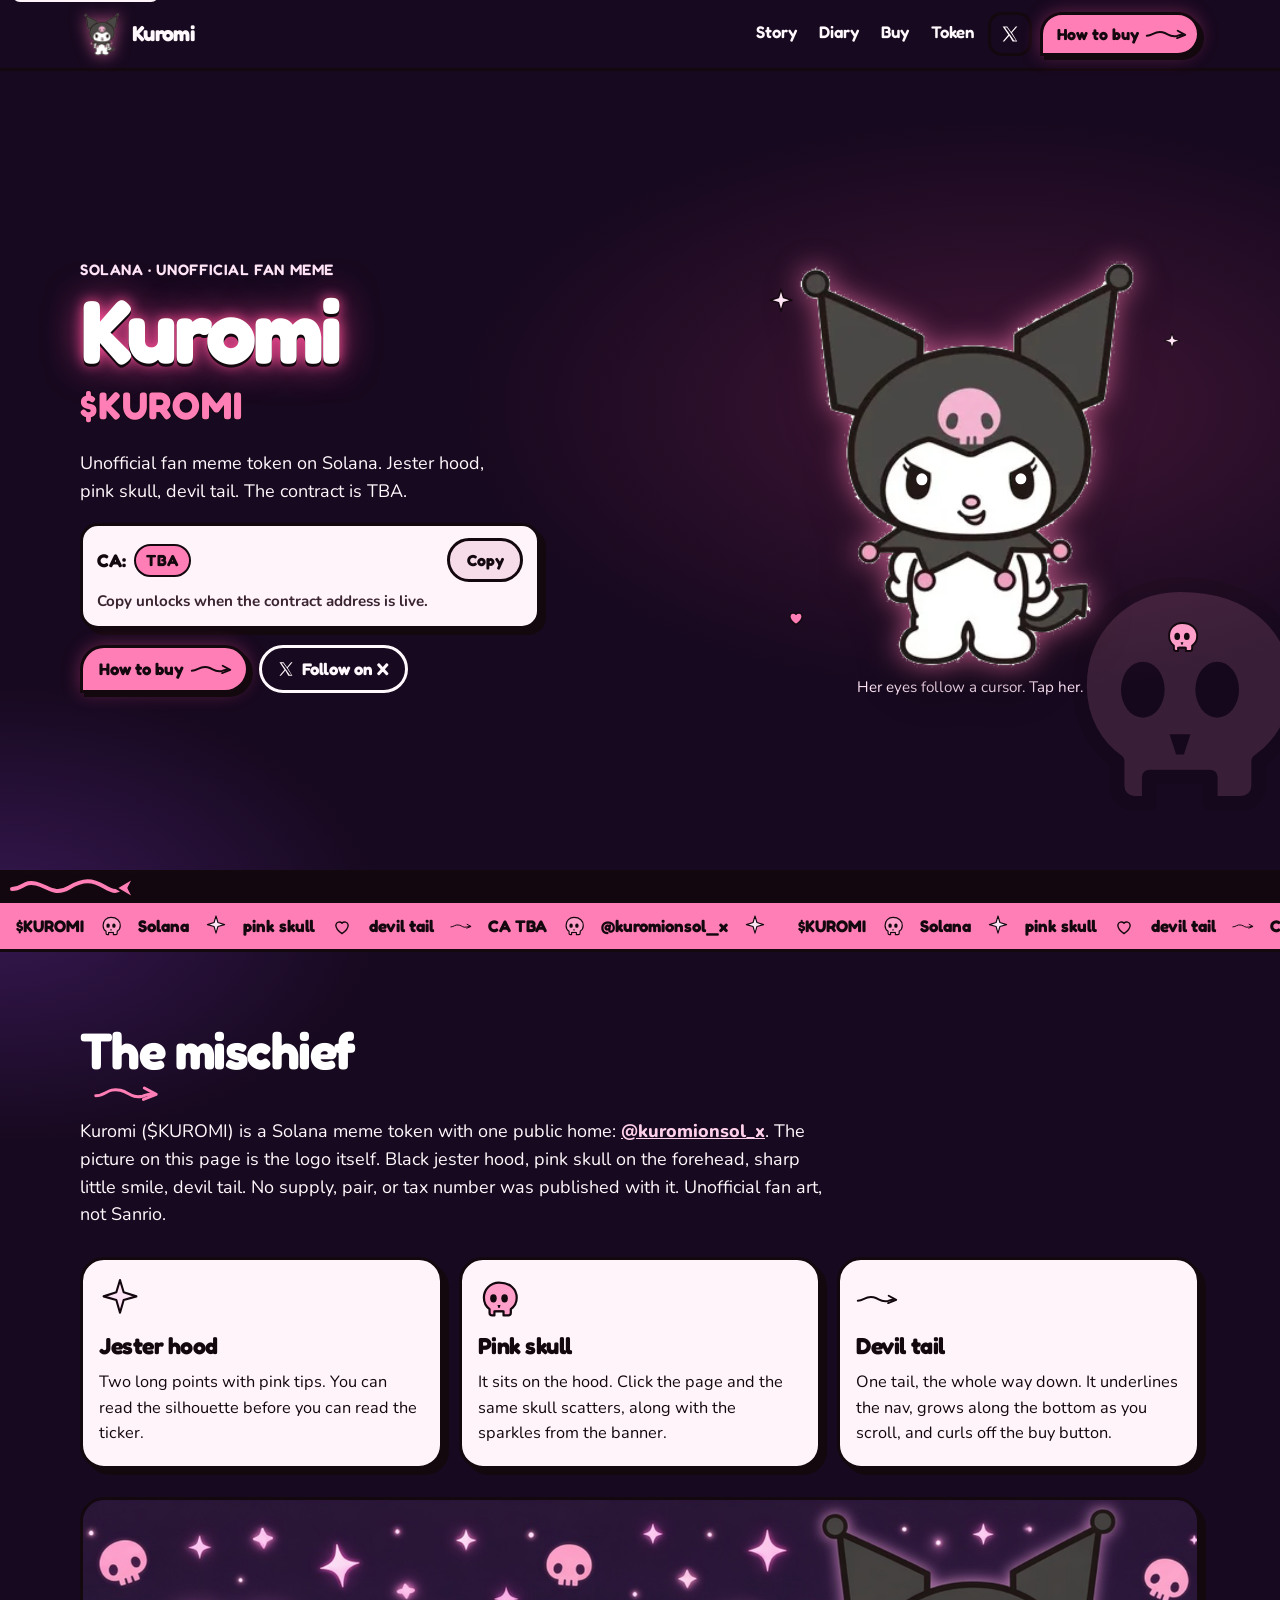
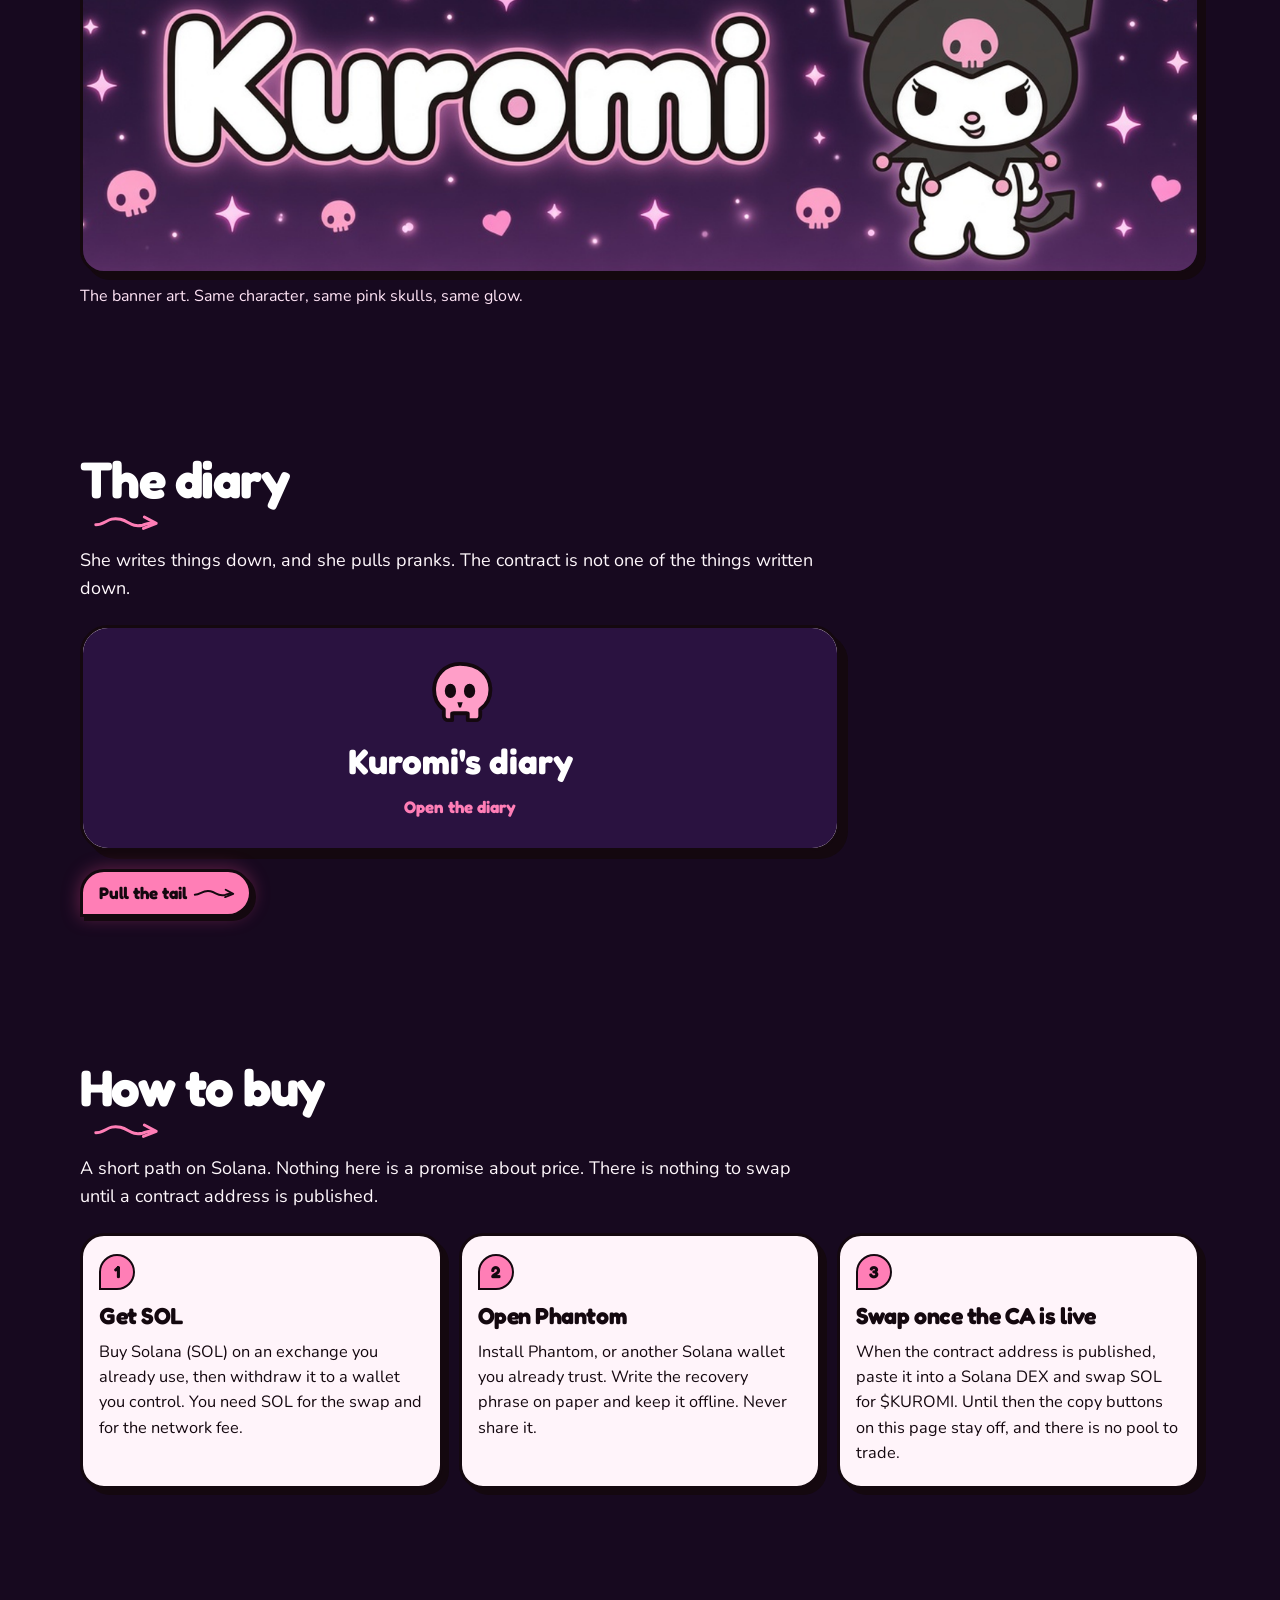
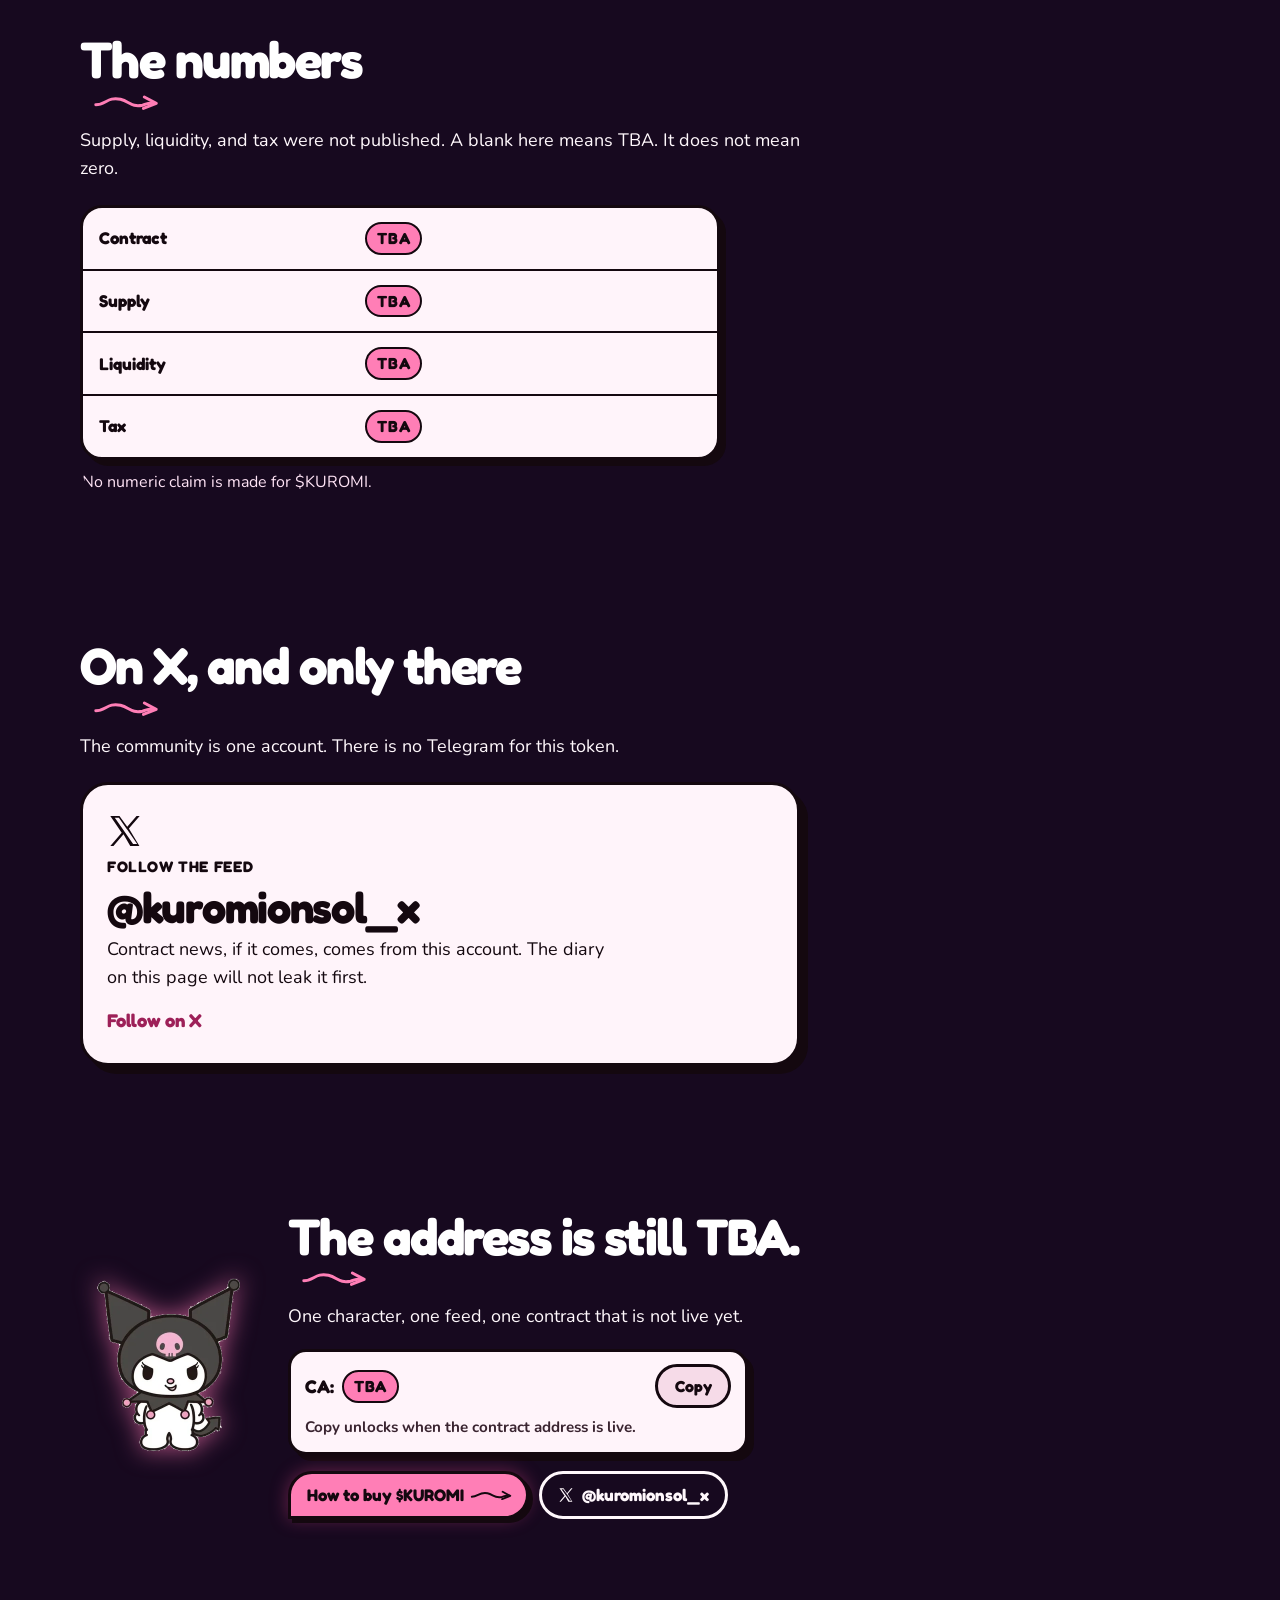
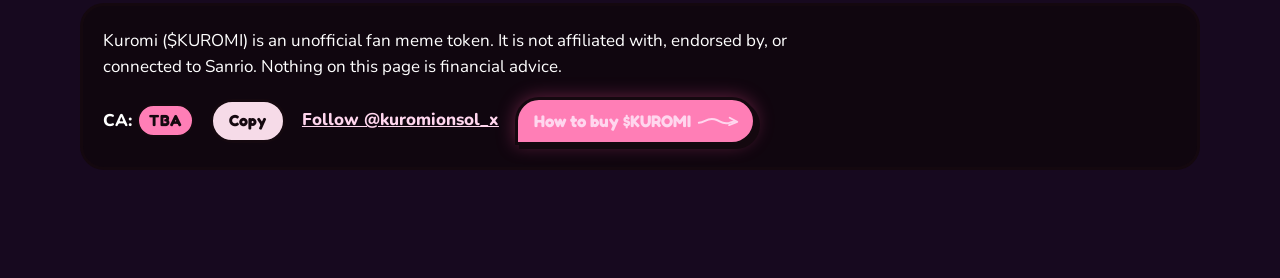
<file: kuromi/index.html>
<!doctype html>
<html lang="en">
<head>
<meta charset="utf-8">
<meta name="viewport" content="width=device-width, initial-scale=1, viewport-fit=cover">
<title>Kuromi — $KUROMI</title>
<meta name="description" content="Kuromi ($KUROMI) is an unofficial fan meme token on Solana. The contract address is TBA. The community is on X @kuromionsol_x.">
<meta name="theme-color" content="#17091f">
<meta name="color-scheme" content="dark">
<meta property="og:title" content="Kuromi — $KUROMI">
<meta property="og:description" content="Unofficial fan meme token on Solana. Contract TBA. Follow @kuromionsol_x.">
<meta property="og:type" content="website">
<meta property="og:image" content="assets/og.png">
<meta property="og:image:type" content="image/png">
<meta property="og:image:width" content="1200">
<meta property="og:image:height" content="630">
<meta property="og:image:alt" content="Kuromi banner with pink skulls, sparkles, and Kuromi in a jester hood.">
<meta name="twitter:card" content="summary_large_image">
<meta name="twitter:site" content="@kuromionsol_x">
<meta name="twitter:title" content="Kuromi — $KUROMI">
<meta name="twitter:description" content="Unofficial fan meme token on Solana. Contract TBA. Follow @kuromionsol_x.">
<meta name="twitter:image" content="assets/og.png">
<meta name="twitter:image:alt" content="Kuromi banner with pink skulls, sparkles, and Kuromi in a jester hood.">
<link rel="icon" href="assets/favicon-32.png" type="image/png" sizes="32x32">
<link rel="apple-touch-icon" href="assets/apple-touch.png">
<link rel="preload" href="assets/fonts/fredoka-700.woff2" as="font" type="font/woff2" crossorigin>
<link rel="preload" href="assets/character.png" as="image">
<link rel="stylesheet" href="css/style.css">
</head>
<body>
<a class="skip" href="#main">Skip to content</a>

<svg class="sprite" aria-hidden="true">
  <symbol id="i-tail" viewBox="0 0 72 24">
    <path d="M3 15C14 15 16 6 30 9c10 2.4 12 9 24 6.5 4-1 7-3 10-2" fill="none" stroke="currentColor" stroke-width="3.2" stroke-linecap="round"/>
    <path d="M56 6.5 69 13.5 55 19" fill="none" stroke="currentColor" stroke-width="3.2" stroke-linecap="round" stroke-linejoin="round"/>
  </symbol>
  <symbol id="i-skull" viewBox="0 0 64 64">
    <path fill="#ff9ec8" stroke="#14080f" stroke-width="3.4" stroke-linejoin="round" d="M32 7c-13 0-23 10-23 23.2 0 8 4 14 8.6 17.2V53a4 4 0 0 0 4 4h3.4V51h13.9v6H46a4 4 0 0 0 4-4v-5.6C54.6 44.2 59 38.2 59 30.2 59 17 49 7 32 7z"/>
    <ellipse cx="23.5" cy="31" rx="5" ry="6.4" fill="#14080f"/>
    <ellipse cx="40.5" cy="31" rx="5" ry="6.4" fill="#14080f"/>
    <path fill="#14080f" d="M29.6 41.2h4.8l-1.5 4.6h-1.8z"/>
    <path fill="none" stroke="#14080f" stroke-width="2.2" stroke-linecap="round" d="M26.5 50.5h11"/>
  </symbol>
  <symbol id="i-spark" viewBox="0 0 32 32">
    <path fill="#ffe4f6" stroke="#14080f" stroke-width="1.6" stroke-linejoin="round" d="m16 1.5 2.8 9.4L28.5 14 18.8 16.7 16 26.5 13.2 16.7 3.5 14l9.7-3.1z"/>
  </symbol>
  <symbol id="i-heart" viewBox="0 0 32 32">
    <path fill="#ff7eb6" stroke="#14080f" stroke-width="2" stroke-linejoin="round" d="M16 27S7 21.2 7 14.6A5.2 5.2 0 0 1 16 12a5.2 5.2 0 0 1 9 2.6C25 21.2 16 27 16 27z"/>
  </symbol>
  <symbol id="i-x" viewBox="0 0 24 24">
    <path fill="currentColor" d="M14.6 10.4 21.8 2h-2.1l-6.2 7.2L8.3 2H2.2l7.6 11.1L2.2 22h2.1l6.7-7.8L15.5 22h6.1l-7-11.6Zm-2.4 2.7-.8-1.1-6.2-8.8h2.7l5 7.1.8 1.1 6.4 9.2h-2.7l-5.2-7.5Z"/>
  </symbol>
  <symbol id="i-menu" viewBox="0 0 24 24">
    <path fill="none" stroke="currentColor" stroke-width="2.6" stroke-linecap="round" d="M4 7h16M4 12h16M4 17h11"/>
  </symbol>
  <symbol id="i-close" viewBox="0 0 24 24">
    <path fill="none" stroke="currentColor" stroke-width="2.6" stroke-linecap="round" d="M6 6l12 12M18 6 6 18"/>
  </symbol>
</svg>

<template id="tpl-skull">
  <svg class="burst burst--skull" viewBox="0 0 64 64" width="22" height="22" aria-hidden="true"><use href="#i-skull"/></svg>
</template>
<template id="tpl-spark">
  <svg class="burst burst--spark" viewBox="0 0 32 32" width="16" height="16" aria-hidden="true"><use href="#i-spark"/></svg>
</template>

<header class="nav" id="nav">
  <div class="nav__bar wrap">
    <a class="brand" href="#top">
      <img src="assets/character.png" alt="" width="44" height="44">
      <span>Kuromi</span>
    </a>
    <nav class="nav__links" id="navLinks" aria-label="Primary">
      <a href="#story">Story<svg class="ulink" viewBox="0 0 72 24" aria-hidden="true"><use href="#i-tail"/></svg></a>
      <a href="#diary">Diary<svg class="ulink" viewBox="0 0 72 24" aria-hidden="true"><use href="#i-tail"/></svg></a>
      <a href="#buy">Buy<svg class="ulink" viewBox="0 0 72 24" aria-hidden="true"><use href="#i-tail"/></svg></a>
      <a href="#token">Token<svg class="ulink" viewBox="0 0 72 24" aria-hidden="true"><use href="#i-tail"/></svg></a>
      <a class="nav__xtext" href="https://x.com/kuromionsol_x" target="_blank" rel="noopener noreferrer">X @kuromionsol_x<svg class="ulink" viewBox="0 0 72 24" aria-hidden="true"><use href="#i-tail"/></svg></a>
      <a class="btn-tail nav__buy-menu" data-buy href="#buy">How to buy<svg class="tip" viewBox="0 0 72 24" aria-hidden="true"><use href="#i-tail"/></svg></a>
    </nav>
    <div class="nav__tools">
      <a class="icon-btn" href="https://x.com/kuromionsol_x" target="_blank" rel="noopener noreferrer" aria-label="Kuromi on X">
        <svg viewBox="0 0 24 24" aria-hidden="true"><use href="#i-x"/></svg>
      </a>
      <a class="btn-tail btn-tail--sm nav__buy" data-buy href="#buy">How to buy<svg class="tip" viewBox="0 0 72 24" aria-hidden="true"><use href="#i-tail"/></svg></a>
      <button class="icon-btn menu-btn" id="menuBtn" type="button" aria-expanded="false" aria-controls="navLinks" aria-label="Open menu">
        <svg class="menu-open-icon" viewBox="0 0 24 24" aria-hidden="true"><use href="#i-menu"/></svg>
        <svg class="menu-close-icon" viewBox="0 0 24 24" aria-hidden="true"><use href="#i-close"/></svg>
      </button>
    </div>
  </div>
</header>

<main id="main">
  <section class="hero" id="top">
    <div class="hero__skull" aria-hidden="true"><svg viewBox="0 0 64 64"><use href="#i-skull"/></svg></div>
    <div class="wrap hero__grid">
      <div class="hero__copy">
        <p class="eyebrow">Solana · unofficial fan meme</p>
        <h1 class="hero__title">
          <span class="hero__name">Kuromi</span>
          <span class="hero__ticker">$KUROMI</span>
        </h1>
        <p class="hero__lead">Unofficial fan meme token on Solana. Jester hood, pink skull, devil tail. The contract is TBA.</p>
        <div class="ca">
          <p class="ca__line">
            <span class="ca__k">CA:</span>
            <strong class="tba" data-ca-value>TBA</strong>
            <button class="ca__copy" type="button" data-ca-copy disabled>Copy</button>
          </p>
          <p class="ca__note">Copy unlocks when the contract address is live.</p>
        </div>
        <div class="hero__actions">
          <a class="btn-tail" data-buy href="#buy">How to buy<svg class="tip" viewBox="0 0 72 24" aria-hidden="true"><use href="#i-tail"/></svg></a>
          <a class="btn-ghost" href="https://x.com/kuromionsol_x" target="_blank" rel="noopener noreferrer">
            <svg viewBox="0 0 24 24" aria-hidden="true"><use href="#i-x"/></svg>
            <span>Follow on X</span>
          </a>
        </div>
      </div>

      <div class="stage" id="stage">
        <svg class="spark spark--a" viewBox="0 0 32 32" aria-hidden="true"><use href="#i-spark"/></svg>
        <svg class="spark spark--b" viewBox="0 0 32 32" aria-hidden="true"><use href="#i-spark"/></svg>
        <svg class="spark spark--c" viewBox="0 0 32 32" aria-hidden="true"><use href="#i-heart"/></svg>
        <svg class="spark spark--d" viewBox="0 0 64 64" aria-hidden="true"><use href="#i-skull"/></svg>
        <details class="mascot" id="mascot">
          <summary>
            <img src="assets/character.png" alt="Kuromi" width="360" height="360" fetchpriority="high" decoding="async">
            <span class="eye eye--l" aria-hidden="true"></span>
            <span class="eye eye--r" aria-hidden="true"></span>
            <span class="sr-only">Click for a remark</span>
          </summary>
          <p class="bubble" id="bubble">Eyes up. I saw that.</p>
        </details>
        <p class="stage__hint">Her eyes follow a cursor. Tap her.</p>
      </div>
    </div>
  </section>

  <div class="marquee" aria-hidden="true">
    <div class="marquee__track">
      <p class="marquee__set">
        <span>$KUROMI</span><svg viewBox="0 0 64 64"><use href="#i-skull"/></svg>
        <span>Solana</span><svg viewBox="0 0 32 32"><use href="#i-spark"/></svg>
        <span>pink skull</span><svg viewBox="0 0 32 32"><use href="#i-heart"/></svg>
        <span>devil tail</span><svg viewBox="0 0 72 24"><use href="#i-tail"/></svg>
        <span>CA TBA</span><svg viewBox="0 0 64 64"><use href="#i-skull"/></svg>
        <span>@kuromionsol_x</span><svg viewBox="0 0 32 32"><use href="#i-spark"/></svg>
      </p>
      <p class="marquee__set marquee__extra">
        <span>$KUROMI</span><svg viewBox="0 0 64 64"><use href="#i-skull"/></svg>
        <span>Solana</span><svg viewBox="0 0 32 32"><use href="#i-spark"/></svg>
        <span>pink skull</span><svg viewBox="0 0 32 32"><use href="#i-heart"/></svg>
        <span>devil tail</span><svg viewBox="0 0 72 24"><use href="#i-tail"/></svg>
        <span>CA TBA</span><svg viewBox="0 0 64 64"><use href="#i-skull"/></svg>
        <span>@kuromionsol_x</span><svg viewBox="0 0 32 32"><use href="#i-spark"/></svg>
      </p>
    </div>
  </div>

  <section class="section" id="story">
    <div class="wrap">
      <h2 class="h2">The mischief<svg class="h2__tail" viewBox="0 0 72 24" aria-hidden="true"><use href="#i-tail"/></svg></h2>
      <p class="lead">Kuromi ($KUROMI) is a Solana meme token with one public home: <a href="https://x.com/kuromionsol_x" target="_blank" rel="noopener noreferrer">@kuromionsol_x</a>. The picture on this page is the logo itself. Black jester hood, pink skull on the forehead, sharp little smile, devil tail. No supply, pair, or tax number was published with it. Unofficial fan art, not Sanrio.</p>
      <div class="traits">
        <article class="sticker">
          <svg class="sticker__icon" viewBox="0 0 32 32" aria-hidden="true"><use href="#i-spark"/></svg>
          <h3>Jester hood</h3>
          <p>Two long points with pink tips. You can read the silhouette before you can read the ticker.</p>
        </article>
        <article class="sticker">
          <svg class="sticker__icon" viewBox="0 0 64 64" aria-hidden="true"><use href="#i-skull"/></svg>
          <h3>Pink skull</h3>
          <p>It sits on the hood. Click the page and the same skull scatters, along with the sparkles from the banner.</p>
        </article>
        <article class="sticker">
          <svg class="sticker__icon" viewBox="0 0 72 24" aria-hidden="true"><use href="#i-tail"/></svg>
          <h3>Devil tail</h3>
          <p>One tail, the whole way down. It underlines the nav, grows along the bottom as you scroll, and curls off the buy button.</p>
        </article>
      </div>
      <figure class="banner">
        <img src="assets/banner.png" width="3000" height="1000" alt="Banner reading Kuromi, with pink skulls, sparkles, hearts, and Kuromi in a jester hood." loading="lazy" decoding="async">
        <figcaption>The banner art. Same character, same pink skulls, same glow.</figcaption>
      </figure>
    </div>
  </section>

  <section class="section" id="diary">
    <div class="wrap">
      <h2 class="h2">The diary<svg class="h2__tail" viewBox="0 0 72 24" aria-hidden="true"><use href="#i-tail"/></svg></h2>
      <p class="lead">She writes things down, and she pulls pranks. The contract is not one of the things written down.</p>
      <details class="diary" id="diaryBook">
        <summary class="diary__cover">
          <svg class="diary__skull" viewBox="0 0 64 64" aria-hidden="true"><use href="#i-skull"/></svg>
          <span class="diary__title">Kuromi's diary</span>
          <span class="diary__cta when-closed">Open the diary</span>
          <span class="diary__cta when-open">Shut the diary</span>
        </summary>
        <div class="diary__spread">
          <article class="page">
            <h3>Today's list</h3>
            <ul>
              <li>Keep the hood on.</li>
              <li>Leave the tail in the way.</li>
              <li>Say the contract when it exists.</li>
            </ul>
          </article>
          <article class="page">
            <p class="scribble">I wrote the contract in here.</p>
            <p class="stamp">Still TBA</p>
            <p class="page__fine">Click the cover to shut it. She will not add a mint address.</p>
          </article>
        </div>
      </details>
      <details class="yank" id="yank">
        <summary class="btn-tail">Pull the tail<svg class="tip" viewBox="0 0 72 24" aria-hidden="true"><use href="#i-tail"/></svg></summary>
        <p class="yank__note">Ow. The contract is still TBA. The tail at the bottom of the screen only tracks how far you have scrolled.</p>
      </details>
    </div>
  </section>

  <section class="section" id="buy">
    <div class="wrap">
      <h2 class="h2">How to buy<svg class="h2__tail" viewBox="0 0 72 24" aria-hidden="true"><use href="#i-tail"/></svg></h2>
      <p class="lead">A short path on Solana. Nothing here is a promise about price. There is nothing to swap until a contract address is published.</p>
      <ol class="steps">
        <li class="sticker step">
          <span class="step__n">1</span>
          <h3>Get SOL</h3>
          <p>Buy Solana (SOL) on an exchange you already use, then withdraw it to a wallet you control. You need SOL for the swap and for the network fee.</p>
        </li>
        <li class="sticker step">
          <span class="step__n">2</span>
          <h3>Open Phantom</h3>
          <p>Install Phantom, or another Solana wallet you already trust. Write the recovery phrase on paper and keep it offline. Never share it.</p>
        </li>
        <li class="sticker step">
          <span class="step__n">3</span>
          <h3>Swap once the CA is live</h3>
          <p>When the contract address is published, paste it into a Solana DEX and swap SOL for $KUROMI. Until then the copy buttons on this page stay off, and there is no pool to trade.</p>
        </li>
      </ol>
    </div>
  </section>

  <section class="section" id="token">
    <div class="wrap">
      <h2 class="h2">The numbers<svg class="h2__tail" viewBox="0 0 72 24" aria-hidden="true"><use href="#i-tail"/></svg></h2>
      <p class="lead">Supply, liquidity, and tax were not published. A blank here means TBA. It does not mean zero.</p>
      <table class="token">
        <caption>No numeric claim is made for $KUROMI.</caption>
        <tbody>
          <tr><th scope="row">Contract</th><td><span class="tba" data-ca-value>TBA</span></td></tr>
          <tr><th scope="row">Supply</th><td><span class="tba">TBA</span></td></tr>
          <tr><th scope="row">Liquidity</th><td><span class="tba">TBA</span></td></tr>
          <tr><th scope="row">Tax</th><td><span class="tba">TBA</span></td></tr>
        </tbody>
      </table>
    </div>
  </section>

  <section class="section" id="community">
    <div class="wrap">
      <h2 class="h2">On X, and only there<svg class="h2__tail" viewBox="0 0 72 24" aria-hidden="true"><use href="#i-tail"/></svg></h2>
      <p class="lead">The community is one account. There is no Telegram for this token.</p>
      <a class="xcard" href="https://x.com/kuromionsol_x" target="_blank" rel="noopener noreferrer">
        <svg class="xcard__mark" viewBox="0 0 24 24" aria-hidden="true"><use href="#i-x"/></svg>
        <span class="xcard__kicker">Follow the feed</span>
        <span class="xcard__handle">@kuromionsol_x</span>
        <span class="xcard__text">Contract news, if it comes, comes from this account. The diary on this page will not leak it first.</span>
        <span class="xcard__go">Follow on X</span>
      </a>
    </div>
  </section>

  <section class="section close" id="end">
    <div class="wrap close__grid">
      <img class="close__kuromi" src="assets/character.png" alt="" width="360" height="360" decoding="async">
      <div>
        <h2 class="h2">The address is still TBA.<svg class="h2__tail" viewBox="0 0 72 24" aria-hidden="true"><use href="#i-tail"/></svg></h2>
        <p class="lead">One character, one feed, one contract that is not live yet.</p>
        <div class="ca">
          <p class="ca__line">
            <span class="ca__k">CA:</span>
            <strong class="tba" data-ca-value>TBA</strong>
            <button class="ca__copy" type="button" data-ca-copy disabled>Copy</button>
          </p>
          <p class="ca__note">Copy unlocks when the contract address is live.</p>
        </div>
        <div class="hero__actions">
          <a class="btn-tail" data-buy href="#buy">How to buy $KUROMI<svg class="tip" viewBox="0 0 72 24" aria-hidden="true"><use href="#i-tail"/></svg></a>
          <a class="btn-ghost" href="https://x.com/kuromionsol_x" target="_blank" rel="noopener noreferrer">
            <svg viewBox="0 0 24 24" aria-hidden="true"><use href="#i-x"/></svg>
            <span>@kuromionsol_x</span>
          </a>
        </div>
      </div>
    </div>
  </section>
</main>

<footer class="footer">
  <div class="wrap footer__card">
    <p class="disclaimer">Kuromi ($KUROMI) is an unofficial fan meme token. It is not affiliated with, endorsed by, or connected to Sanrio. Nothing on this page is financial advice.</p>
    <div class="footer__row">
      <p class="footer__ca">CA: <strong class="tba" data-ca-value>TBA</strong></p>
      <button class="ca__copy" type="button" data-ca-copy disabled aria-label="Copy contract address">Copy</button>
      <a href="https://x.com/kuromionsol_x" target="_blank" rel="noopener noreferrer">Follow @kuromionsol_x</a>
      <a class="btn-tail" data-buy href="#buy">How to buy $KUROMI<svg class="tip" viewBox="0 0 72 24" aria-hidden="true"><use href="#i-tail"/></svg></a>
    </div>
  </div>
</footer>

<div class="tail-progress" id="tailProgress" aria-hidden="true">
  <div class="tail-progress__grow" id="tailGrow">
    <svg class="tail-progress__body" viewBox="0 0 200 32" preserveAspectRatio="none">
      <path vector-effect="non-scaling-stroke" d="M0 18C20 18 22 7 44 11S78 27 104 16 146 6 168 15 192 20 200 16" fill="none" stroke="#14080f" stroke-width="8" stroke-linecap="round"/>
      <path vector-effect="non-scaling-stroke" d="M0 18C20 18 22 7 44 11S78 27 104 16 146 6 168 15 192 20 200 16" fill="none" stroke="#ff7eb6" stroke-width="4" stroke-linecap="round"/>
    </svg>
    <svg class="tail-progress__tip" viewBox="0 0 36 36">
      <path d="M3 18 27 4l-7 14 7 14Z" fill="#ff7eb6" stroke="#14080f" stroke-width="3" stroke-linejoin="round"/>
    </svg>
  </div>
</div>

<script src="js/main.js"></script>
</body>
</html>
</file>
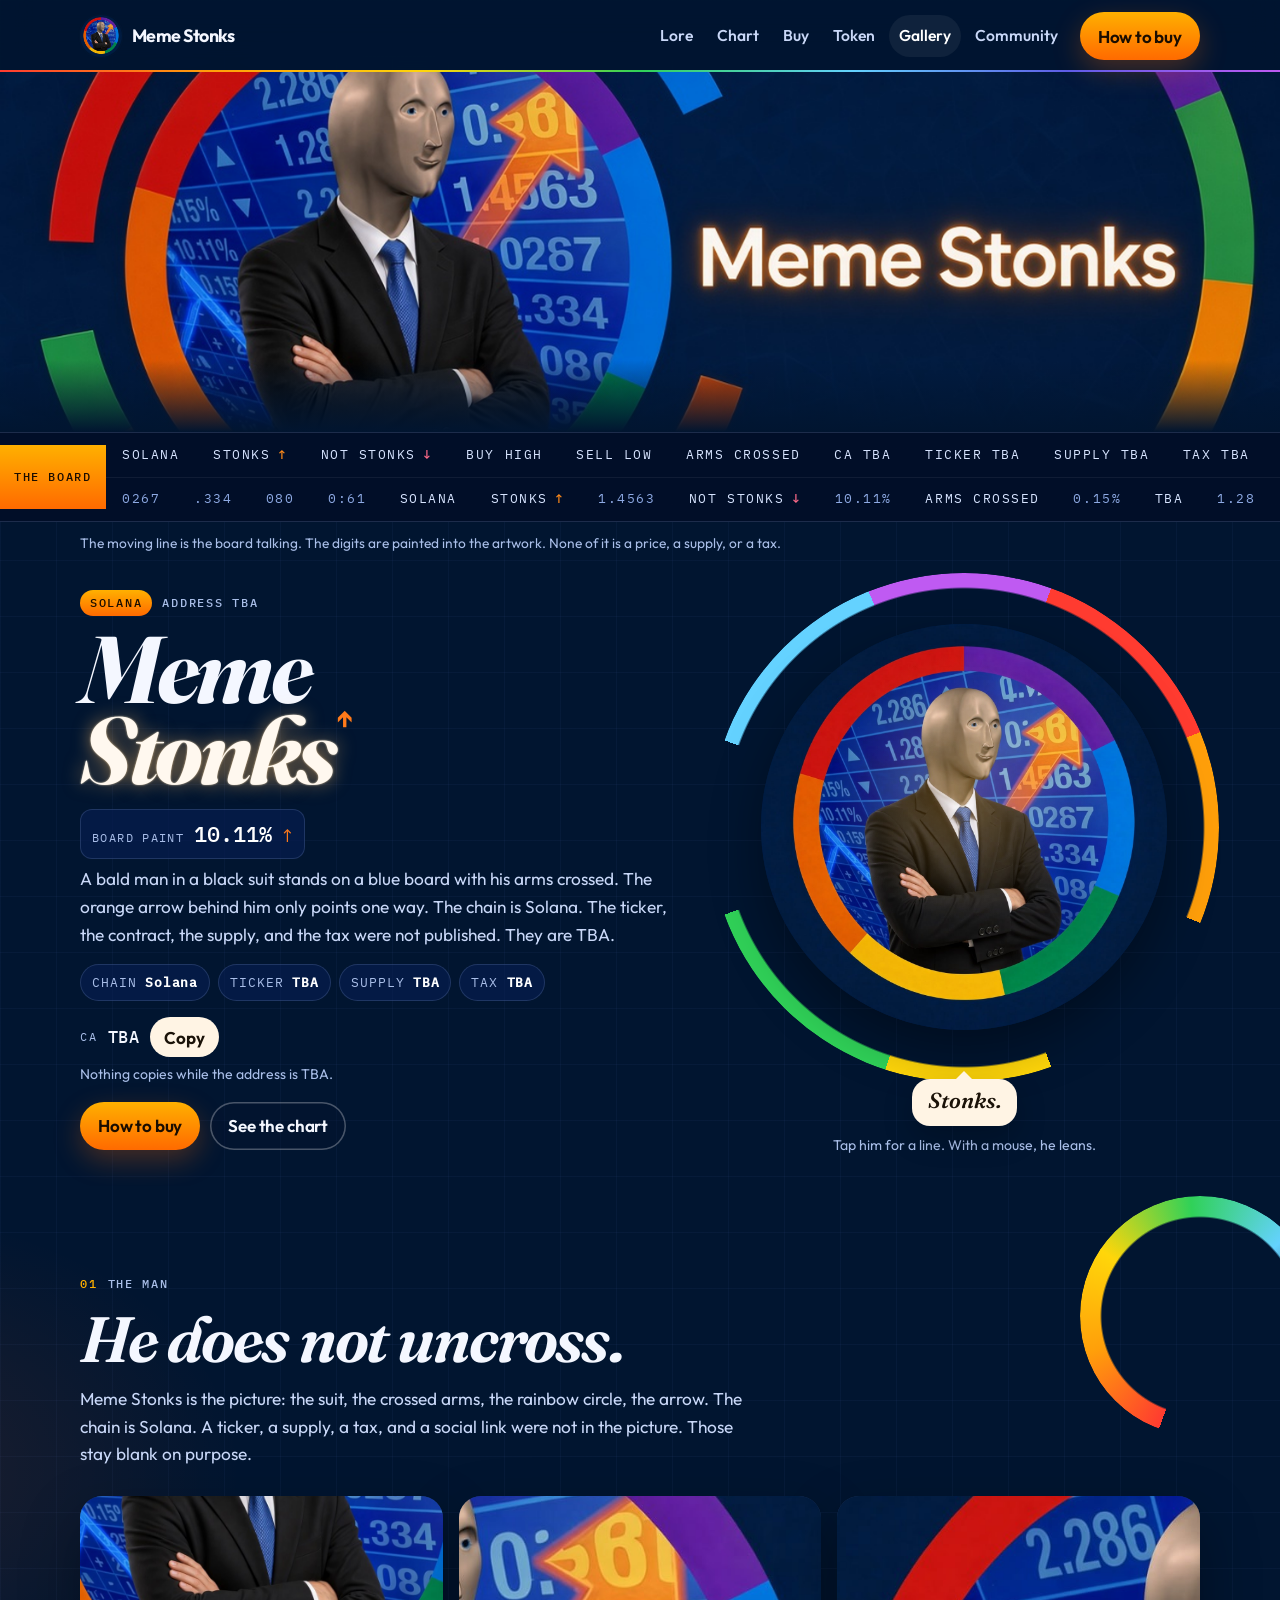
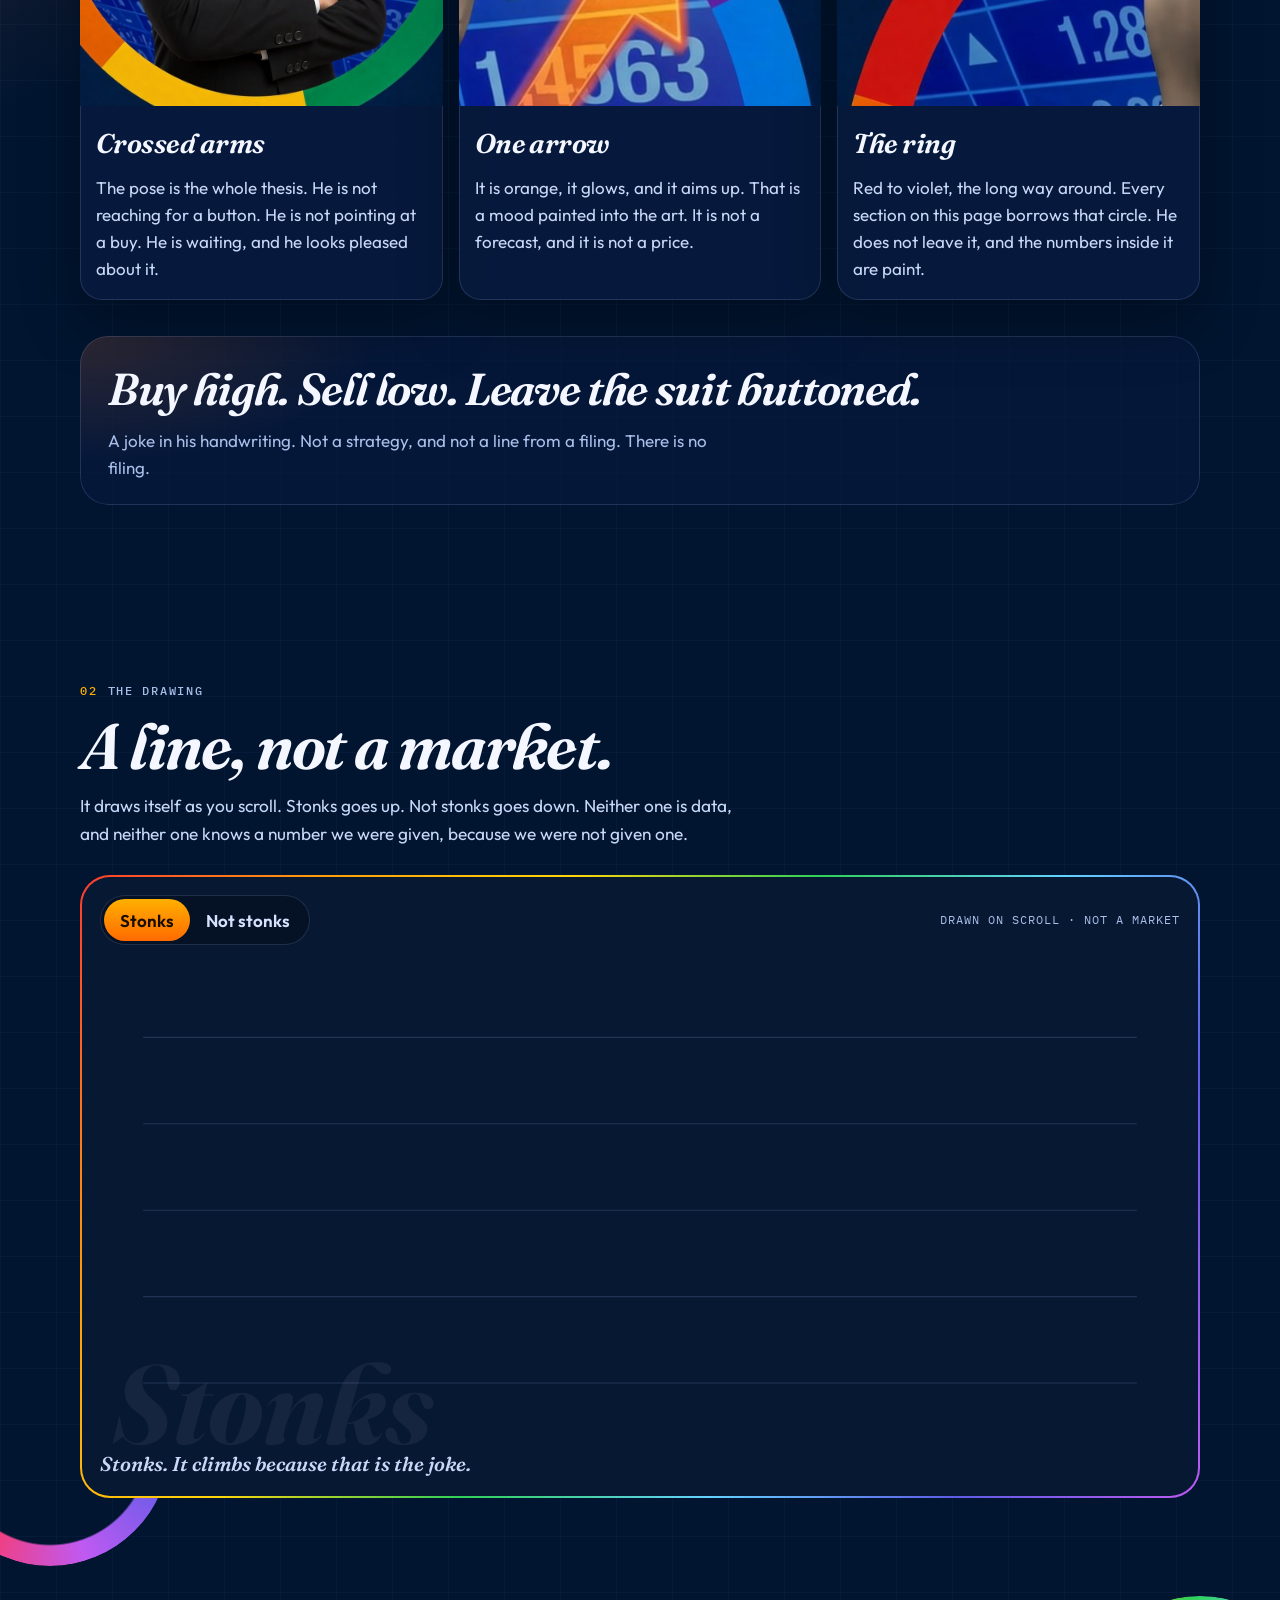
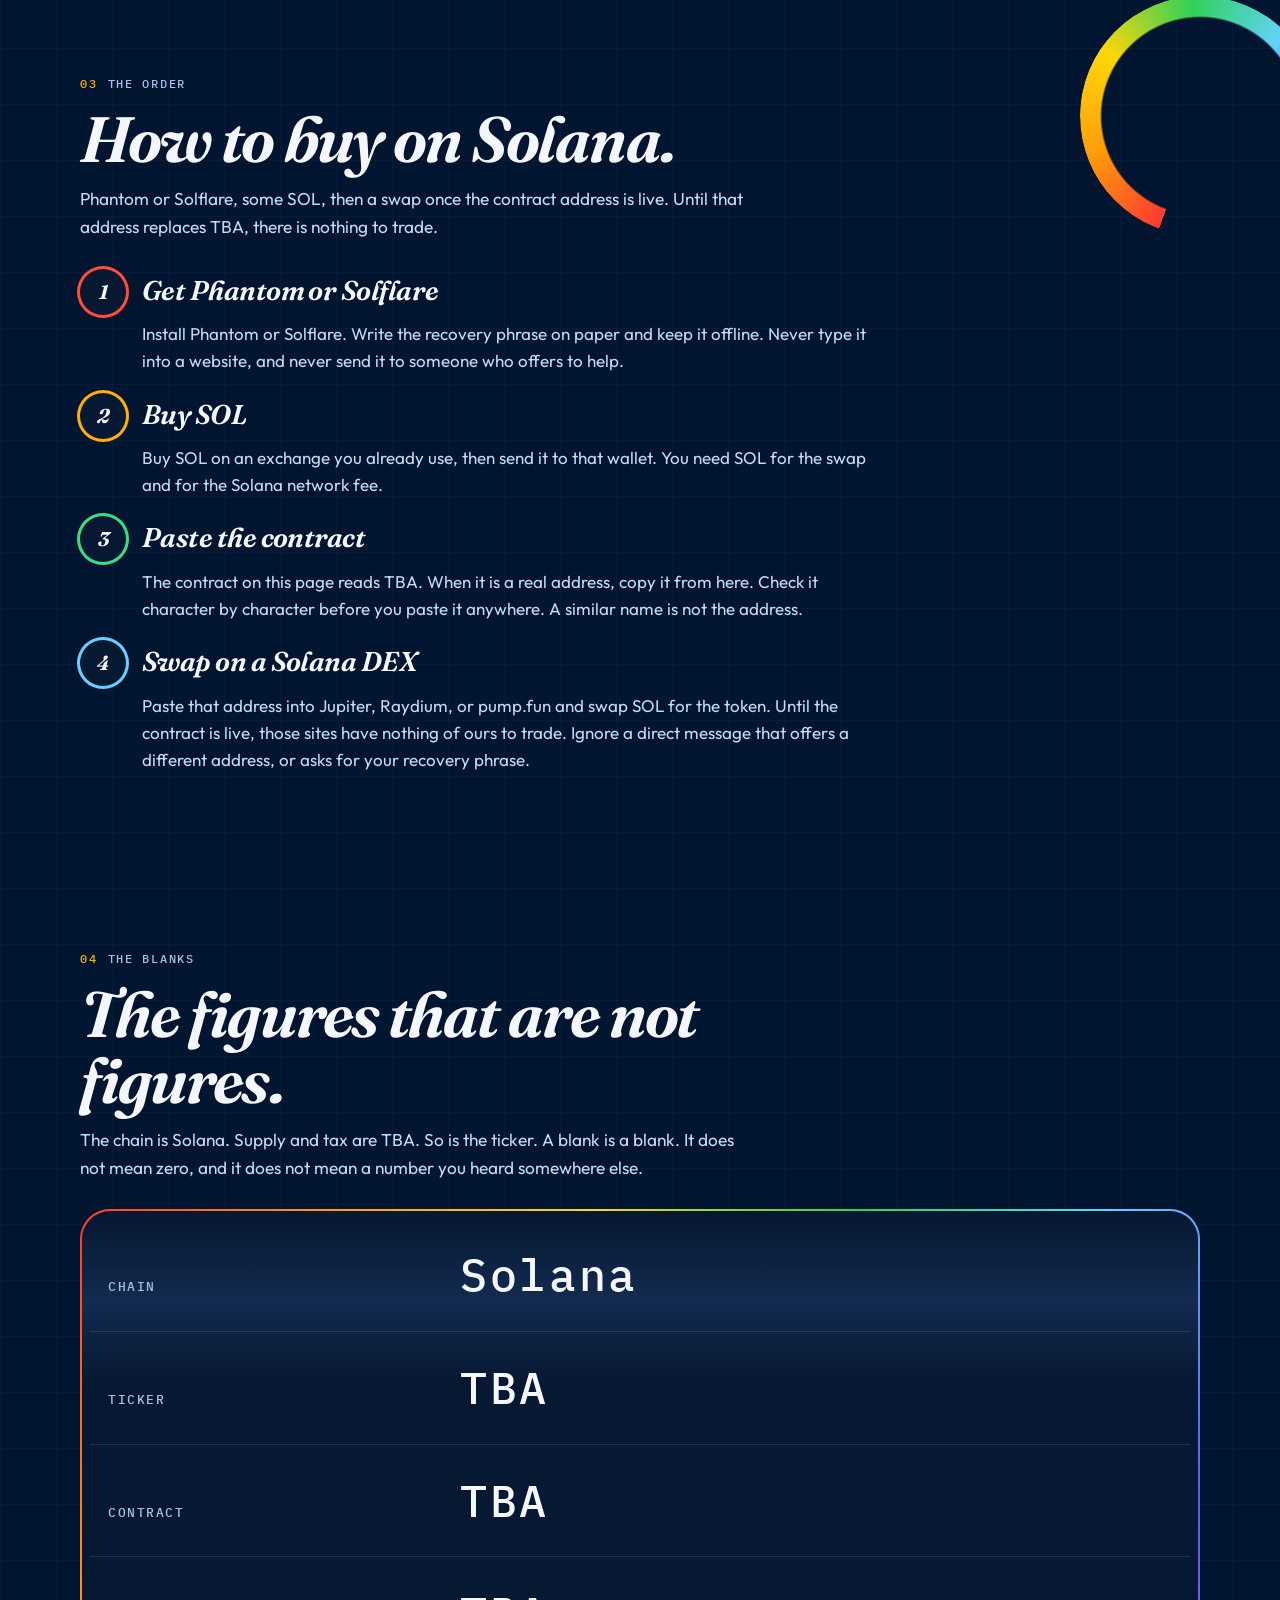
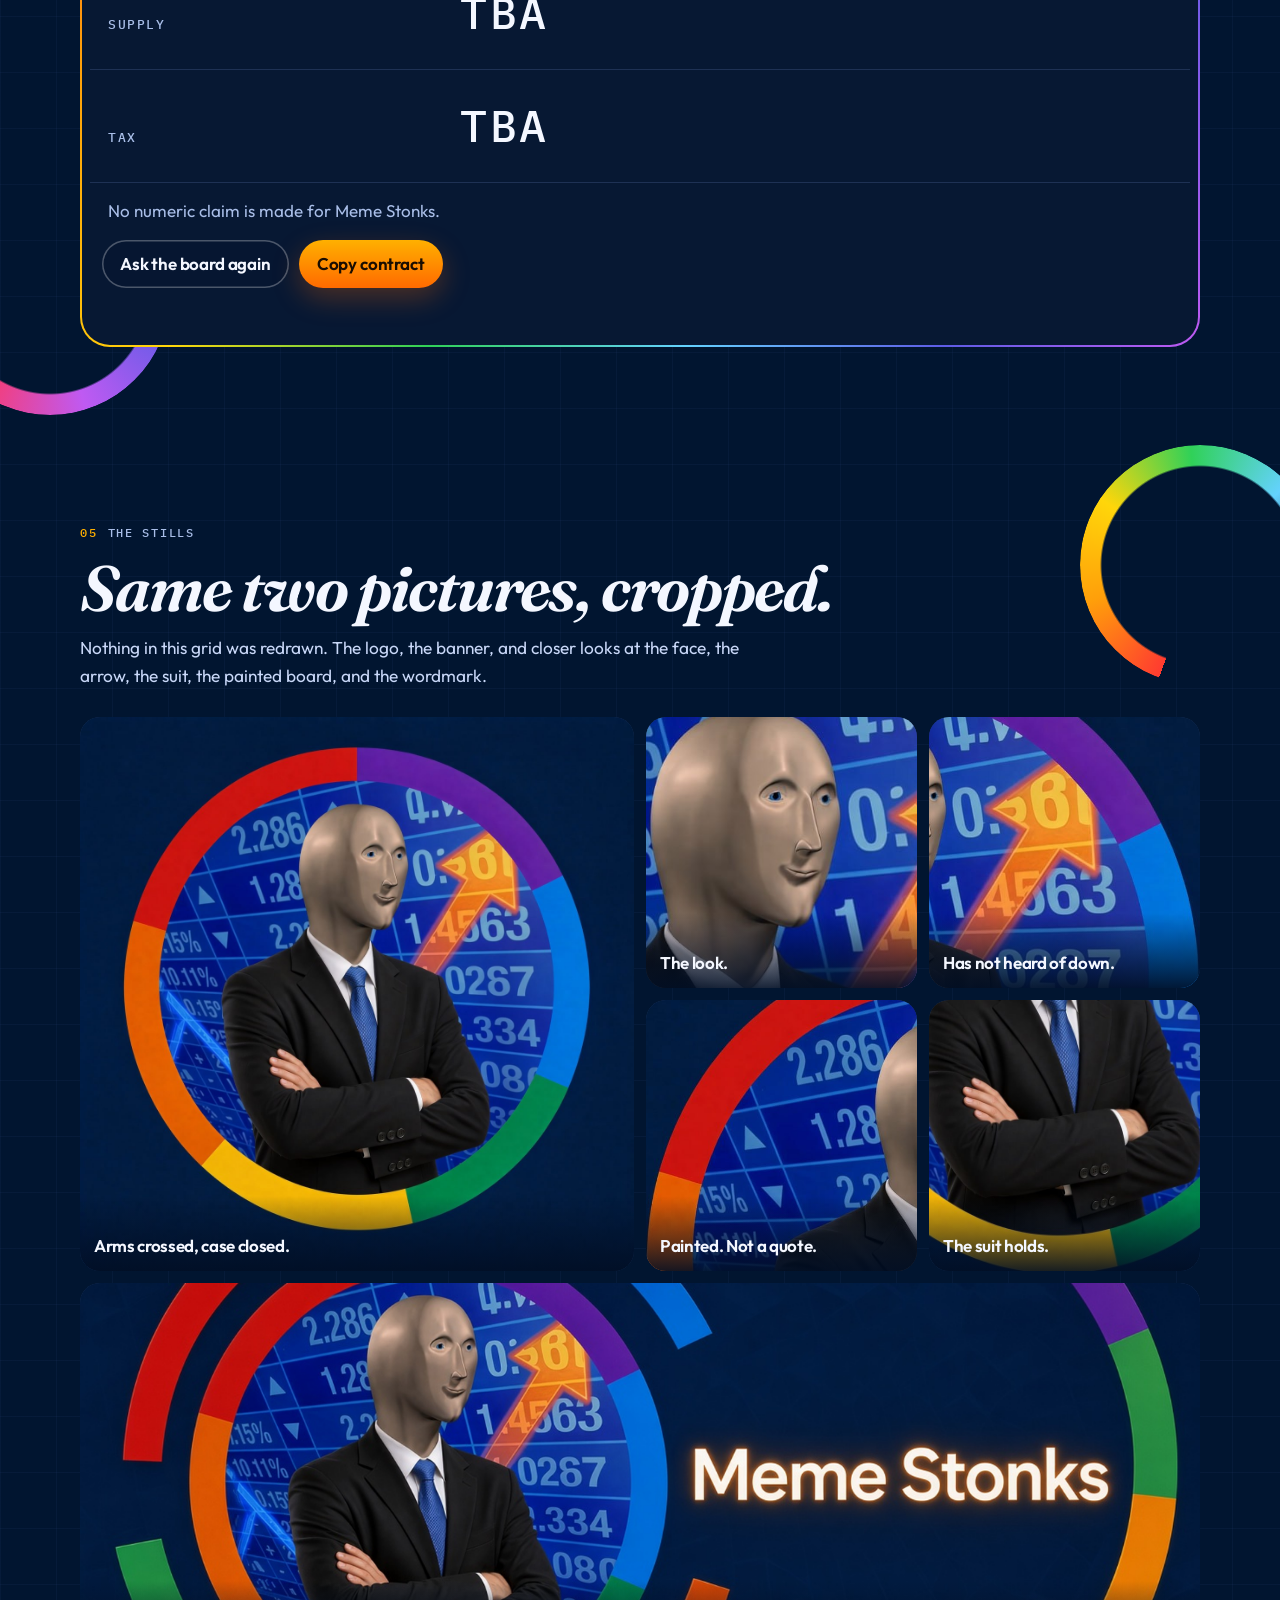
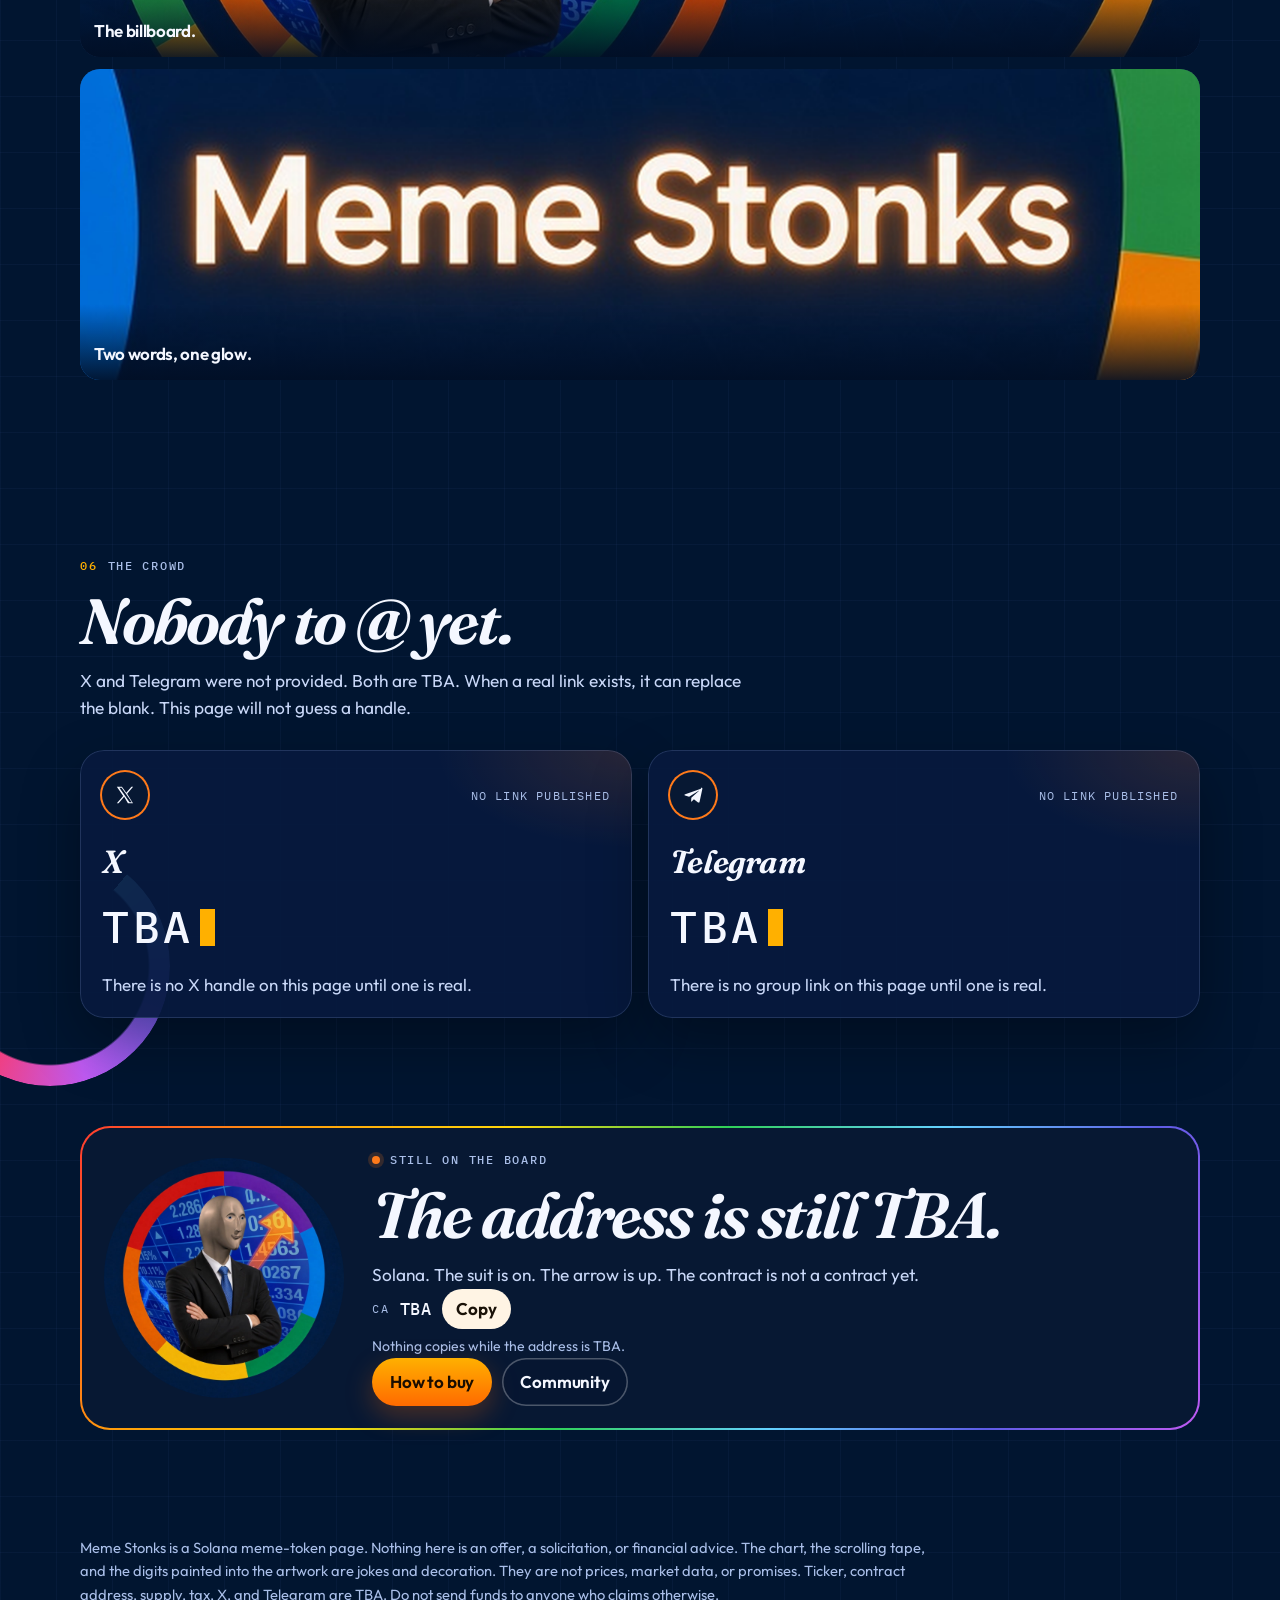
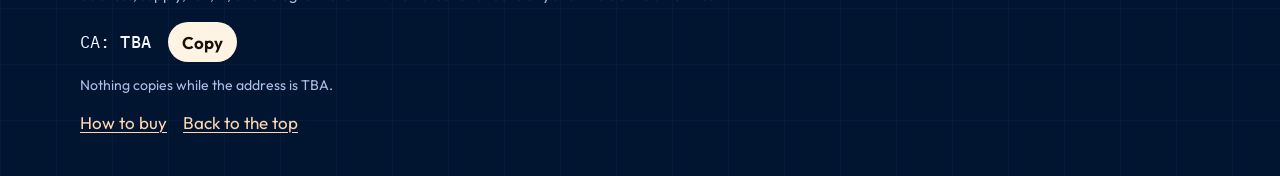
<file: meme-stonks/index.html>
<!doctype html>
<html lang="en">
<head>
<meta charset="utf-8">
<meta name="viewport" content="width=device-width, initial-scale=1, viewport-fit=cover">
<title>Meme Stonks</title>
<meta name="description" content="Meme Stonks is a Solana meme-token page. A man in a black suit, a rainbow ring, and an arrow that only points up. Ticker, contract, supply, tax, X, and Telegram are TBA.">
<meta name="theme-color" content="#011b40">
<meta name="color-scheme" content="dark">
<meta property="og:title" content="Meme Stonks">
<meta property="og:description" content="Solana. Arms crossed. Arrow up. Ticker, contract, supply, and tax are TBA.">
<meta property="og:type" content="website">
<meta property="og:image" content="assets/og.png">
<meta property="og:image:type" content="image/png">
<meta property="og:image:width" content="1200">
<meta property="og:image:height" content="630">
<meta property="og:image:alt" content="Meme Man beside the glowing words Meme Stonks, framed by rainbow rings on a navy stock board.">
<meta property="og:image" content="assets/logo.png">
<meta property="og:image:type" content="image/png">
<meta property="og:image:width" content="1280">
<meta property="og:image:height" content="1280">
<meta property="og:image:alt" content="Meme Man in a black suit, arms crossed, inside a rainbow ring on a blue stock board.">
<meta name="twitter:card" content="summary_large_image">
<meta name="twitter:title" content="Meme Stonks">
<meta name="twitter:description" content="Solana. Arms crossed. Arrow up. Ticker, contract, supply, and tax are TBA.">
<meta name="twitter:image" content="assets/og.png">
<meta name="twitter:image:alt" content="Meme Man beside the glowing words Meme Stonks, framed by rainbow rings on a navy stock board.">
<link rel="icon" href="assets/favicon-32.png" type="image/png" sizes="32x32">
<link rel="apple-touch-icon" href="assets/apple-touch.png">
<link rel="preload" href="assets/fonts/fraunces-italic.woff2" as="font" type="font/woff2" crossorigin>
<link rel="preload" href="assets/fonts/outfit.woff2" as="font" type="font/woff2" crossorigin>
<link rel="preload" href="assets/banner.png" as="image">
<link rel="stylesheet" href="css/style.css">
</head>
<body>
<a class="skip" href="#main">Skip to content</a>

<header class="nav" id="nav">
  <div class="nav__bar wrap">
    <a class="brand" href="#top">
      <img src="assets/logo.png" alt="" width="1280" height="1280">
      <span>Meme Stonks</span>
    </a>
    <nav class="nav__links" id="navLinks" aria-label="Primary">
      <a href="#lore">Lore</a>
      <a href="#chart">Chart</a>
      <a href="#buy">Buy</a>
      <a href="#token">Token</a>
      <a href="#gallery">Gallery</a>
      <a href="#community">Community</a>
      <a class="btn btn--orange nav__cta" data-buy href="#buy">How to buy</a>
    </nav>
    <div class="nav__tools">
      <a class="btn btn--orange nav__cta-bar" data-buy href="#buy">How to buy</a>
      <button class="menu-btn" id="menuBtn" type="button" aria-expanded="false" aria-controls="navLinks" aria-label="Open menu">
        <svg class="menu-open-icon" viewBox="0 0 24 24" aria-hidden="true"><path fill="none" stroke="currentColor" stroke-width="2.4" stroke-linecap="round" d="M4 7h16M4 12h16M4 17h12"/></svg>
        <svg class="menu-close-icon" viewBox="0 0 24 24" aria-hidden="true"><path fill="none" stroke="currentColor" stroke-width="2.4" stroke-linecap="round" d="M6 6l12 12M18 6 6 18"/></svg>
      </button>
    </div>
  </div>
</header>

<main id="main">
  <section class="hero" id="top">
    <figure class="hero__billboard">
      <img src="assets/banner.png" width="3000" height="1000" alt="Meme Man in a black suit, arms crossed, beside the glowing words Meme Stonks. Rainbow rings frame a blue stock board and an orange arrow." fetchpriority="high" decoding="async">
    </figure>

    <div class="tape" aria-hidden="true">
      <p class="tape__badge">The board</p>
      <div class="tape__rows">
        <div class="tape__row">
          <div class="tape__track">
            <div class="tape__set" data-tape>
              <span class="tape__item">Solana</span>
              <span class="tape__item">Stonks <b>↑</b></span>
              <span class="tape__item tape__item--down">Not stonks <b>↓</b></span>
              <span class="tape__item">Buy high</span>
              <span class="tape__item">Sell low</span>
              <span class="tape__item">Arms crossed</span>
              <span class="tape__item">CA TBA</span>
              <span class="tape__item">Ticker TBA</span>
              <span class="tape__item">Supply TBA</span>
              <span class="tape__item">Tax TBA</span>
              <span class="tape__item tape__item--dim">2.286</span>
              <span class="tape__item tape__item--dim">1.28</span>
              <span class="tape__item tape__item--dim">10.11%</span>
              <span class="tape__item tape__item--dim">1.4563</span>
              <span class="tape__item tape__item--dim">0.15%</span>
              <span class="tape__item">Number go up</span>
              <span class="tape__item">The ring holds</span>
            </div>
          </div>
        </div>
        <div class="tape__row">
          <div class="tape__track tape__track--rev">
            <div class="tape__set" data-tape>
              <span class="tape__item tape__item--dim">0267</span>
              <span class="tape__item tape__item--dim">.334</span>
              <span class="tape__item tape__item--dim">080</span>
              <span class="tape__item tape__item--dim">0:61</span>
              <span class="tape__item">Solana</span>
              <span class="tape__item">Stonks <b>↑</b></span>
              <span class="tape__item tape__item--dim">1.4563</span>
              <span class="tape__item tape__item--down">Not stonks <b>↓</b></span>
              <span class="tape__item tape__item--dim">10.11%</span>
              <span class="tape__item">Arms crossed</span>
              <span class="tape__item tape__item--dim">0.15%</span>
              <span class="tape__item">TBA</span>
              <span class="tape__item tape__item--dim">1.28</span>
              <span class="tape__item">Arrow up</span>
              <span class="tape__item tape__item--dim">2.286</span>
            </div>
          </div>
        </div>
      </div>
    </div>
    <p class="tape__note wrap">The moving line is the board talking. The digits are painted into the artwork. None of it is a price, a supply, or a tax.</p>

    <div class="wrap hero__grid">
      <div class="hero__intro">
        <p class="kicker"><span class="chain-badge">Solana</span> Address TBA</p>
        <h1 class="hero__title">Meme<br><em>Stonks</em><sup aria-hidden="true">↑</sup></h1>
        <p class="printout" aria-hidden="true">
          <span class="printout__k">Board paint</span>
          <span class="printout__n" id="printout">2.286</span>
          <span class="printout__s">↑</span>
        </p>
      </div>

      <div class="stage-wrap" id="stage">
        <div class="stage" id="stageRing">
          <div class="halo" aria-hidden="true"></div>
          <button class="mascot" id="mascot" type="button" aria-describedby="stageHint">
            <img src="assets/logo.png" width="1280" height="1280" alt="Meme Man. Hear another line.">
          </button>
        </div>
        <p class="bubble" id="bubble" role="status">Stonks.</p>
        <p class="stage__hint" id="stageHint">Tap him for a line. With a mouse, he leans.</p>
      </div>

      <div class="hero__rest">
        <p class="lead">A bald man in a black suit stands on a blue board with his arms crossed. The orange arrow behind him only points one way. The chain is Solana. The ticker, the contract, the supply, and the tax were not published. They are TBA.</p>
        <ul class="pills">
          <li><span>Chain</span> <strong>Solana</strong></li>
          <li><span>Ticker</span> <strong>TBA</strong></li>
          <li><span>Supply</span> <strong>TBA</strong></li>
          <li><span>Tax</span> <strong>TBA</strong></li>
        </ul>
        <div class="ca">
          <p class="ca__line">
            <span class="ca__k">CA</span>
            <strong data-ca-value>TBA</strong>
            <button class="ca__copy" type="button" data-ca-copy aria-describedby="ca-note">Copy</button>
          </p>
          <p class="ca__note" id="ca-note" data-ca-note>Nothing copies while the address is TBA.</p>
        </div>
        <div class="hero__actions">
          <a class="btn btn--orange" data-buy href="#buy">How to buy</a>
          <a class="btn btn--ghost" href="#chart">See the chart</a>
        </div>
      </div>
    </div>
  </section>

  <section class="section" id="lore">
    <div class="arc arc--tr" aria-hidden="true"></div>
    <div class="wrap">
      <header class="sec-head">
        <p class="kicker"><span>01</span> The man</p>
        <h2>He does not uncross.</h2>
        <p class="lead">Meme Stonks is the picture: the suit, the crossed arms, the rainbow circle, the arrow. The chain is Solana. A ticker, a supply, a tax, and a social link were not in the picture. Those stay blank on purpose.</p>
      </header>
      <div class="lore">
        <article class="lore-card">
          <img src="assets/gallery/suit.png" width="850" height="580" alt="" loading="lazy" decoding="async">
          <div class="lore-card__body">
            <h3>Crossed arms</h3>
            <p>The pose is the whole thesis. He is not reaching for a button. He is not pointing at a buy. He is waiting, and he looks pleased about it.</p>
          </div>
        </article>
        <article class="lore-card">
          <img src="assets/gallery/arrow.png" width="450" height="490" alt="" loading="lazy" decoding="async">
          <div class="lore-card__body">
            <h3>One arrow</h3>
            <p>It is orange, it glows, and it aims up. That is a mood painted into the art. It is not a forecast, and it is not a price.</p>
          </div>
        </article>
        <article class="lore-card">
          <img src="assets/gallery/board.png" width="480" height="720" alt="" loading="lazy" decoding="async">
          <div class="lore-card__body">
            <h3>The ring</h3>
            <p>Red to violet, the long way around. Every section on this page borrows that circle. He does not leave it, and the numbers inside it are paint.</p>
          </div>
        </article>
      </div>
      <figure class="pull">
        <blockquote>
          <p>Buy high. Sell low. Leave the suit buttoned.</p>
        </blockquote>
        <figcaption>A joke in his handwriting. Not a strategy, and not a line from a filing. There is no filing.</figcaption>
      </figure>
    </div>
  </section>

  <section class="section" id="chart">
    <div class="arc arc--bl" aria-hidden="true"></div>
    <div class="wrap">
      <header class="sec-head">
        <p class="kicker"><span>02</span> The drawing</p>
        <h2>A line, not a market.</h2>
        <p class="lead">It draws itself as you scroll. Stonks goes up. Not stonks goes down. Neither one is data, and neither one knows a number we were given, because we were not given one.</p>
      </header>
      <div class="frame">
        <div class="chart-card">
          <div class="chart-card__bar">
            <div class="seg" role="group" aria-label="Chart mood">
              <button type="button" id="modeUp" aria-pressed="true">Stonks</button>
              <button type="button" id="modeDown" aria-pressed="false">Not stonks</button>
            </div>
            <p class="chart-card__tag">Drawn on scroll · not a market</p>
          </div>
          <div class="chart-card__stage">
            <p class="chart-card__watermark" id="chartMark" aria-hidden="true">Stonks</p>
            <svg id="chartSvg" class="chart-svg" viewBox="0 0 1000 460" role="img" aria-labelledby="chartTitle chartDesc">
              <title id="chartTitle">A joke chart</title>
              <desc id="chartDesc">A line that rises when Stonks is selected and falls when Not stonks is selected. It is decoration, not a price history.</desc>
              <defs>
                <linearGradient id="upGrad" x1="40" y1="340" x2="960" y2="40" gradientUnits="userSpaceOnUse">
                  <stop offset="0" stop-color="#4c8dff"/>
                  <stop offset="0.55" stop-color="#ffb000"/>
                  <stop offset="1" stop-color="#ff5a1f"/>
                </linearGradient>
                <marker id="headUp" viewBox="0 0 12 12" refX="10.2" refY="6" markerWidth="28" markerHeight="28" orient="auto" markerUnits="userSpaceOnUse">
                  <path d="M1.2 1.3 10.6 6 1.2 10.7Z" fill="#ff7a1a" stroke="#ffe7c4" stroke-width="0.8" stroke-linejoin="round"/>
                </marker>
                <marker id="headDown" viewBox="0 0 12 12" refX="10.2" refY="6" markerWidth="28" markerHeight="28" orient="auto" markerUnits="userSpaceOnUse">
                  <path d="M1.2 1.3 10.6 6 1.2 10.7Z" fill="#ff4d6a" stroke="#ffd5de" stroke-width="0.8" stroke-linejoin="round"/>
                </marker>
              </defs>
              <g class="chart-grid" aria-hidden="true">
                <path d="M40 80H960M40 160H960M40 240H960M40 320H960M40 400H960"/>
              </g>
              <g id="upGroup">
                <path id="lineUp" class="chart__line chart__line--up" stroke="url(#upGrad)" d="M40 332C110 340 150 300 214 314C290 330 330 292 400 300C470 308 500 236 572 248C650 262 690 196 760 168C830 140 880 96 940 64"/>
              </g>
              <g id="downGroup">
                <path id="lineDown" class="chart__line chart__line--down" d="M40 78C120 96 160 150 230 156C310 164 340 126 410 176C490 234 530 214 610 250C700 292 740 286 820 328C890 364 920 352 940 372"/>
              </g>
            </svg>
          </div>
          <p class="chart-card__foot" id="chartFoot">Stonks. It climbs because that is the joke.</p>
        </div>
      </div>
    </div>
  </section>

  <section class="section" id="buy">
    <div class="arc arc--tr" aria-hidden="true"></div>
    <div class="wrap">
      <header class="sec-head">
        <p class="kicker"><span>03</span> The order</p>
        <h2>How to buy on Solana.</h2>
        <p class="lead">Phantom or Solflare, some SOL, then a swap once the contract address is live. Until that address replaces TBA, there is nothing to trade.</p>
      </header>
      <ol class="steps" id="steps">
        <li>
          <span class="steps__n">1</span>
          <div>
            <h3>Get Phantom or Solflare</h3>
            <p>Install Phantom or Solflare. Write the recovery phrase on paper and keep it offline. Never type it into a website, and never send it to someone who offers to help.</p>
          </div>
        </li>
        <li>
          <span class="steps__n">2</span>
          <div>
            <h3>Buy SOL</h3>
            <p>Buy SOL on an exchange you already use, then send it to that wallet. You need SOL for the swap and for the Solana network fee.</p>
          </div>
        </li>
        <li>
          <span class="steps__n">3</span>
          <div>
            <h3>Paste the contract</h3>
            <p>The contract on this page reads TBA. When it is a real address, copy it from here. Check it character by character before you paste it anywhere. A similar name is not the address.</p>
          </div>
        </li>
        <li>
          <span class="steps__n">4</span>
          <div>
            <h3>Swap on a Solana DEX</h3>
            <p>Paste that address into Jupiter, Raydium, or pump.fun and swap SOL for the token. Until the contract is live, those sites have nothing of ours to trade. Ignore a direct message that offers a different address, or asks for your recovery phrase.</p>
          </div>
        </li>
      </ol>
    </div>
  </section>

  <section class="section" id="token">
    <div class="arc arc--bl" aria-hidden="true"></div>
    <div class="wrap">
      <header class="sec-head">
        <p class="kicker"><span>04</span> The blanks</p>
        <h2>The figures that are not figures.</h2>
        <p class="lead">The chain is Solana. Supply and tax are TBA. So is the ticker. A blank is a blank. It does not mean zero, and it does not mean a number you heard somewhere else.</p>
      </header>
      <div class="frame">
        <div class="board-card" id="tokenCard">
          <div class="board__scan" aria-hidden="true"></div>
          <table class="board">
            <caption id="tokenCap">No numeric claim is made for Meme Stonks.</caption>
            <tbody>
              <tr>
                <th scope="row">Chain</th>
                <td>Solana</td>
              </tr>
              <tr>
                <th scope="row">Ticker</th>
                <td>TBA</td>
              </tr>
              <tr>
                <th scope="row">Contract</th>
                <td><span data-ca-value>TBA</span></td>
              </tr>
              <tr>
                <th scope="row">Supply</th>
                <td>TBA</td>
              </tr>
              <tr>
                <th scope="row">Tax</th>
                <td>TBA</td>
              </tr>
            </tbody>
          </table>
          <div class="board-card__actions">
            <button class="btn btn--ghost" type="button" id="refreshBoard">Ask the board again</button>
            <button class="btn btn--orange" type="button" data-ca-copy aria-describedby="tokenCap">Copy contract</button>
          </div>
          <p class="board__status" id="boardStatus" role="status"></p>
        </div>
      </div>
    </div>
  </section>

  <section class="section" id="gallery">
    <div class="arc arc--tr" aria-hidden="true"></div>
    <div class="wrap">
      <header class="sec-head">
        <p class="kicker"><span>05</span> The stills</p>
        <h2>Same two pictures, cropped.</h2>
        <p class="lead">Nothing in this grid was redrawn. The logo, the banner, and closer looks at the face, the arrow, the suit, the painted board, and the wordmark.</p>
      </header>
      <div class="bento">
        <button class="tile tile--logo" type="button" data-src="assets/logo.png" data-alt="Meme Man in a black suit and blue tie, arms crossed, inside a rainbow ring on a blue stock board with an orange arrow." data-cap="Arms crossed, case closed.">
          <img src="assets/logo.png" width="1280" height="1280" alt="" loading="lazy" decoding="async">
          <span class="tile__cap">Arms crossed, case closed.</span>
        </button>
        <button class="tile tile--face" type="button" data-src="assets/gallery/face.png" data-alt="Close crop of Meme Man’s face: blue eyes, a slight smile, and the blue board behind him." data-cap="The look. Just off to the side of wherever you are standing.">
          <img src="assets/gallery/face.png" width="360" height="400" alt="" loading="lazy" decoding="async">
          <span class="tile__cap">The look.</span>
        </button>
        <button class="tile tile--arrow" type="button" data-src="assets/gallery/arrow.png" data-alt="The orange upward arrow on the blue board, with a purple slice of the rainbow ring." data-cap="The arrow has not heard of down.">
          <img src="assets/gallery/arrow.png" width="450" height="490" alt="" loading="lazy" decoding="async">
          <span class="tile__cap">Has not heard of down.</span>
        </button>
        <button class="tile tile--board" type="button" data-src="assets/gallery/board.png" data-alt="Crop of the painted board figures beside the red and orange ring, with Meme Man’s shoulder in the corner." data-cap="Painted figures. Not a quote.">
          <img src="assets/gallery/board.png" width="480" height="720" alt="" loading="lazy" decoding="async">
          <span class="tile__cap">Painted. Not a quote.</span>
        </button>
        <button class="tile tile--suit" type="button" data-src="assets/gallery/suit.png" data-alt="Close crop of the black suit, blue tie, and crossed arms, with the yellow and green ring along the bottom." data-cap="The suit does not wrinkle. The thesis does not either.">
          <img src="assets/gallery/suit.png" width="850" height="580" alt="" loading="lazy" decoding="async">
          <span class="tile__cap">The suit holds.</span>
        </button>
        <button class="tile tile--banner" type="button" data-src="assets/banner.png" data-alt="Wide banner of Meme Man beside glowing text that reads Meme Stonks, with rainbow arcs on a navy background." data-cap="The billboard. Same man, same board, the name written in light.">
          <img src="assets/banner.png" width="3000" height="1000" alt="" loading="lazy" decoding="async">
          <span class="tile__cap">The billboard.</span>
        </button>
        <button class="tile tile--word" type="button" data-src="assets/gallery/wordmark.png" data-alt="The words Meme Stonks in glowing white letters on navy." data-cap="Two words, one glow.">
          <img src="assets/gallery/wordmark.png" width="1400" height="414" alt="" loading="lazy" decoding="async">
          <span class="tile__cap">Two words, one glow.</span>
        </button>
      </div>
    </div>
  </section>

  <section class="section" id="community">
    <div class="arc arc--bl" aria-hidden="true"></div>
    <div class="wrap">
      <header class="sec-head">
        <p class="kicker"><span>06</span> The crowd</p>
        <h2>Nobody to @ yet.</h2>
        <p class="lead">X and Telegram were not provided. Both are TBA. When a real link exists, it can replace the blank. This page will not guess a handle.</p>
      </header>
      <div class="socials">
        <article class="social">
          <header class="social__top">
            <span class="social__mark" aria-hidden="true">
              <svg viewBox="0 0 24 24"><path fill="currentColor" d="M14.6 10.4 21.8 2h-2.1l-6.2 7.2L8.3 2H2.2l7.6 11.1L2.2 22h2.1l6.7-7.8L15.5 22h6.1l-7-11.6Zm-2.4 2.7-.8-1.1-6.2-8.8h2.7l5 7.1.8 1.1 6.4 9.2h-2.7l-5.2-7.5Z"/></svg>
            </span>
            <span class="social__wait">No link published</span>
          </header>
          <h3>X</h3>
          <p class="social__value">TBA<span class="caret" aria-hidden="true"></span></p>
          <p>There is no X handle on this page until one is real.</p>
        </article>
        <article class="social">
          <header class="social__top">
            <span class="social__mark" aria-hidden="true">
              <svg viewBox="0 0 24 24"><path fill="currentColor" d="M21.5 4.4 2.7 11.1c-1.3.5-1.2 1.2-.2 1.5l4.8 1.5 11.1-7c.5-.3 1-.1.6.2l-9 8.1-.3 4.6c.5 0 .7-.2 1-.5l2.4-2.3 5 3.7c.9.5 1.6.2 1.8-.9l3.3-15.2c.3-1.3-.5-1.9-1.7-1.4Z"/></svg>
            </span>
            <span class="social__wait">No link published</span>
          </header>
          <h3>Telegram</h3>
          <p class="social__value">TBA<span class="caret" aria-hidden="true"></span></p>
          <p>There is no group link on this page until one is real.</p>
        </article>
      </div>
    </div>
  </section>

  <section class="section close" id="end">
    <div class="wrap">
      <div class="frame">
        <div class="close__card">
          <img src="assets/logo.png" alt="" width="1280" height="1280" decoding="async">
          <div>
            <p class="kicker"><span class="kicker__dot" aria-hidden="true"></span> Still on the board</p>
            <h2>The address is still TBA.</h2>
            <p class="lead">Solana. The suit is on. The arrow is up. The contract is not a contract yet.</p>
            <div class="ca">
              <p class="ca__line">
                <span class="ca__k">CA</span>
                <strong data-ca-value>TBA</strong>
                <button class="ca__copy" type="button" data-ca-copy aria-describedby="ca-note-end">Copy</button>
              </p>
              <p class="ca__note" id="ca-note-end" data-ca-note>Nothing copies while the address is TBA.</p>
            </div>
            <div class="hero__actions">
              <a class="btn btn--orange" data-buy href="#buy">How to buy</a>
              <a class="btn btn--ghost" href="#community">Community</a>
            </div>
          </div>
        </div>
      </div>
    </div>
  </section>
</main>

<footer class="footer">
  <div class="wrap footer__card">
    <p class="disclaimer">Meme Stonks is a Solana meme-token page. Nothing here is an offer, a solicitation, or financial advice. The chart, the scrolling tape, and the digits painted into the artwork are jokes and decoration. They are not prices, market data, or promises. Ticker, contract address, supply, tax, X, and Telegram are TBA. Do not send funds to anyone who claims otherwise.</p>
    <div class="footer__row">
      <p class="footer__ca">CA: <strong data-ca-value>TBA</strong></p>
      <button class="ca__copy" type="button" data-ca-copy aria-describedby="ca-note-foot">Copy</button>
      <p class="ca__note footer__note" id="ca-note-foot" data-ca-note>Nothing copies while the address is TBA.</p>
      <a href="#buy">How to buy</a>
      <a href="#top">Back to the top</a>
    </div>
  </div>
</footer>

<dialog class="shot" id="shot" aria-labelledby="shotCap">
  <form method="dialog" class="shot__bar">
    <button class="shot__navbtn" id="shotPrev" type="button">Previous</button>
    <button class="shot__navbtn" id="shotNext" type="button">Next</button>
    <button class="shot__close" type="submit" aria-label="Close">Close</button>
  </form>
  <figure>
    <img id="shotImg" alt="" width="1280" height="1280">
    <figcaption id="shotCap"></figcaption>
  </figure>
  <p class="shot__hint">Arrow keys move between stills. Escape closes.</p>
</dialog>

<script src="js/main.js"></script>
</body>
</html>
</file>
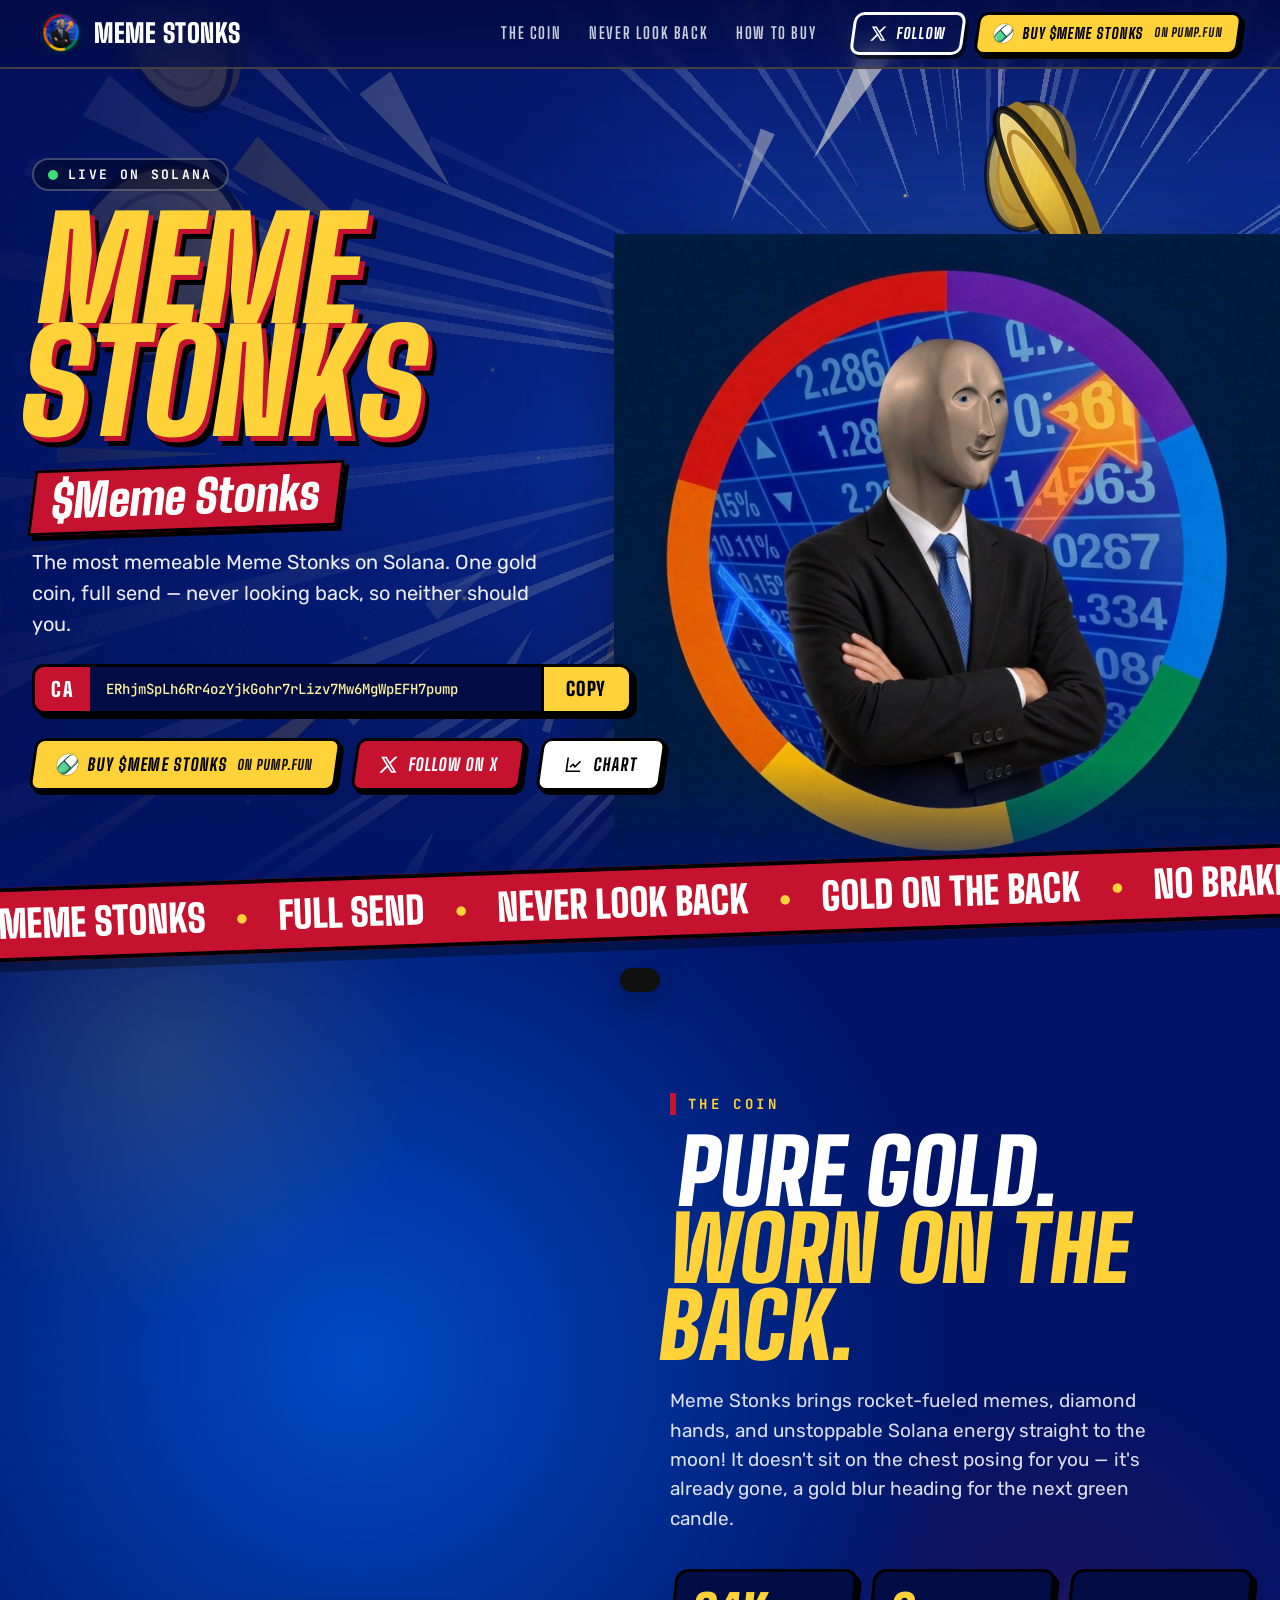
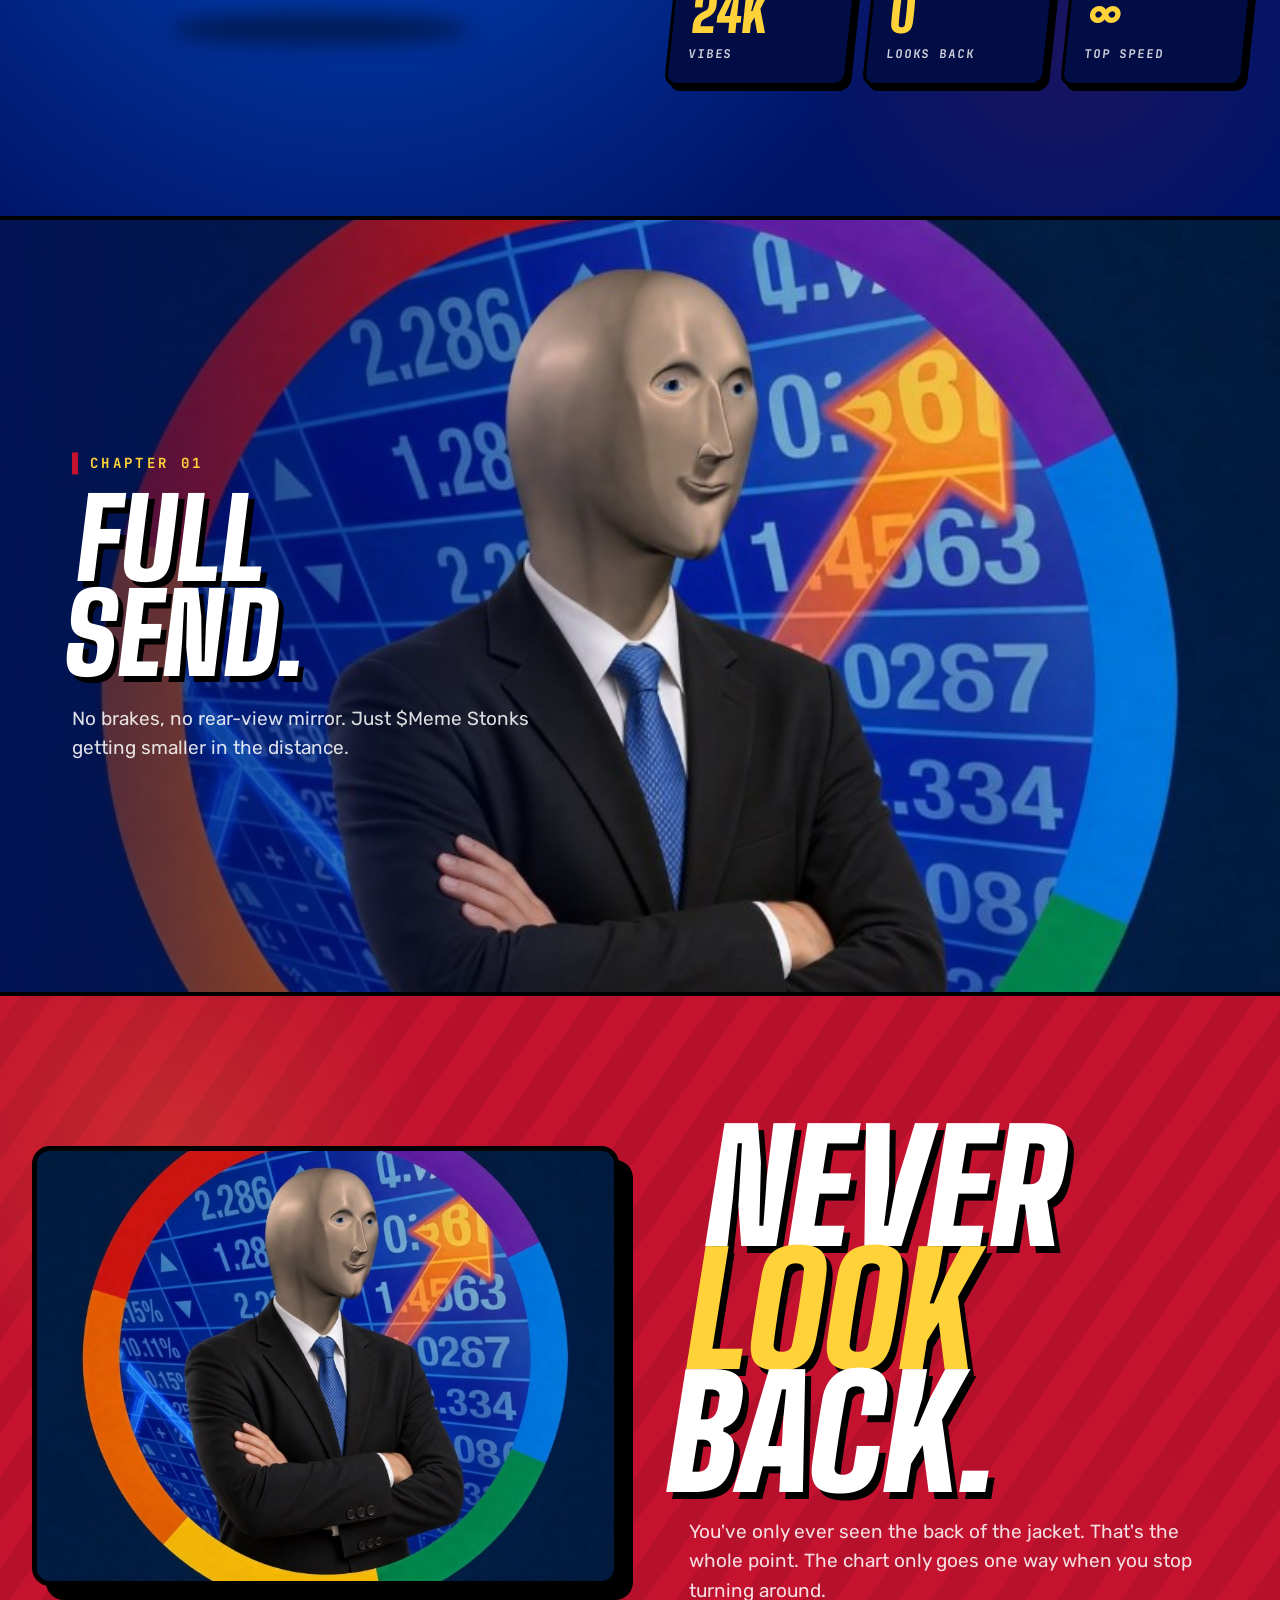
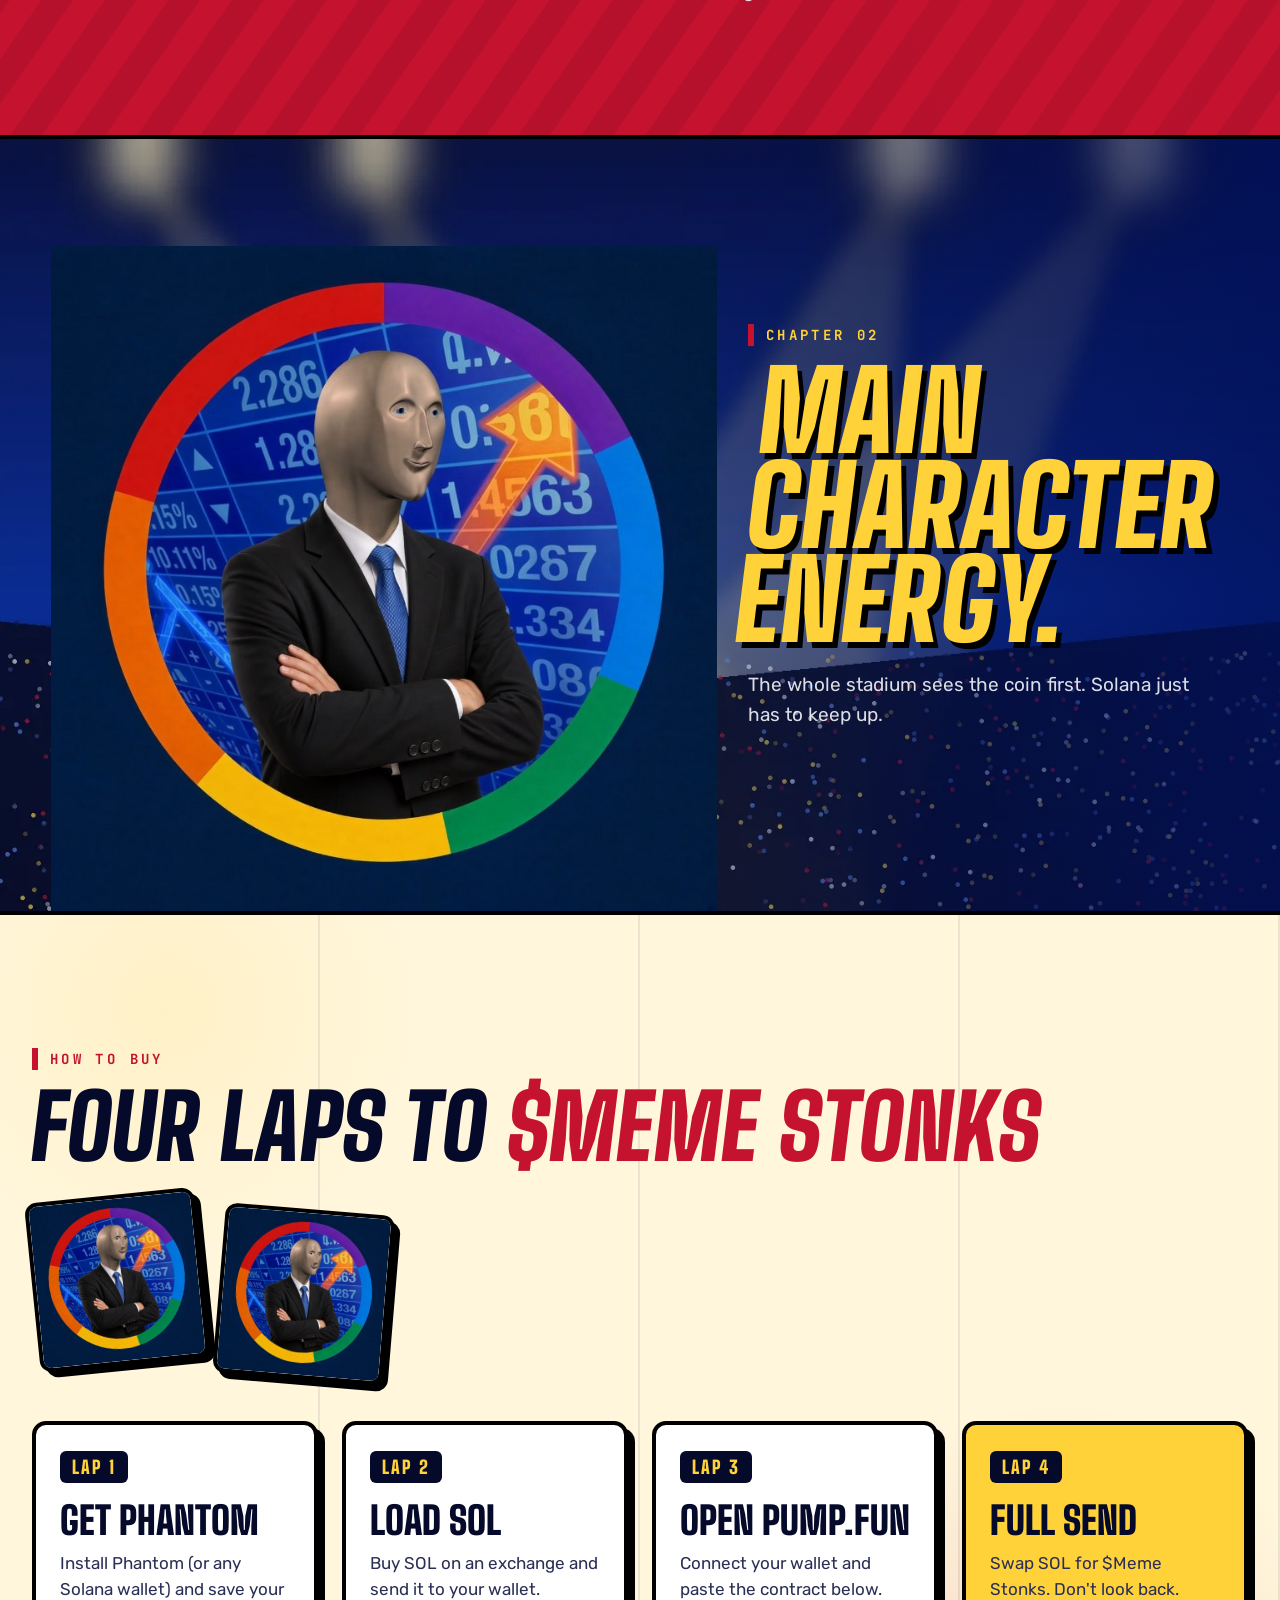
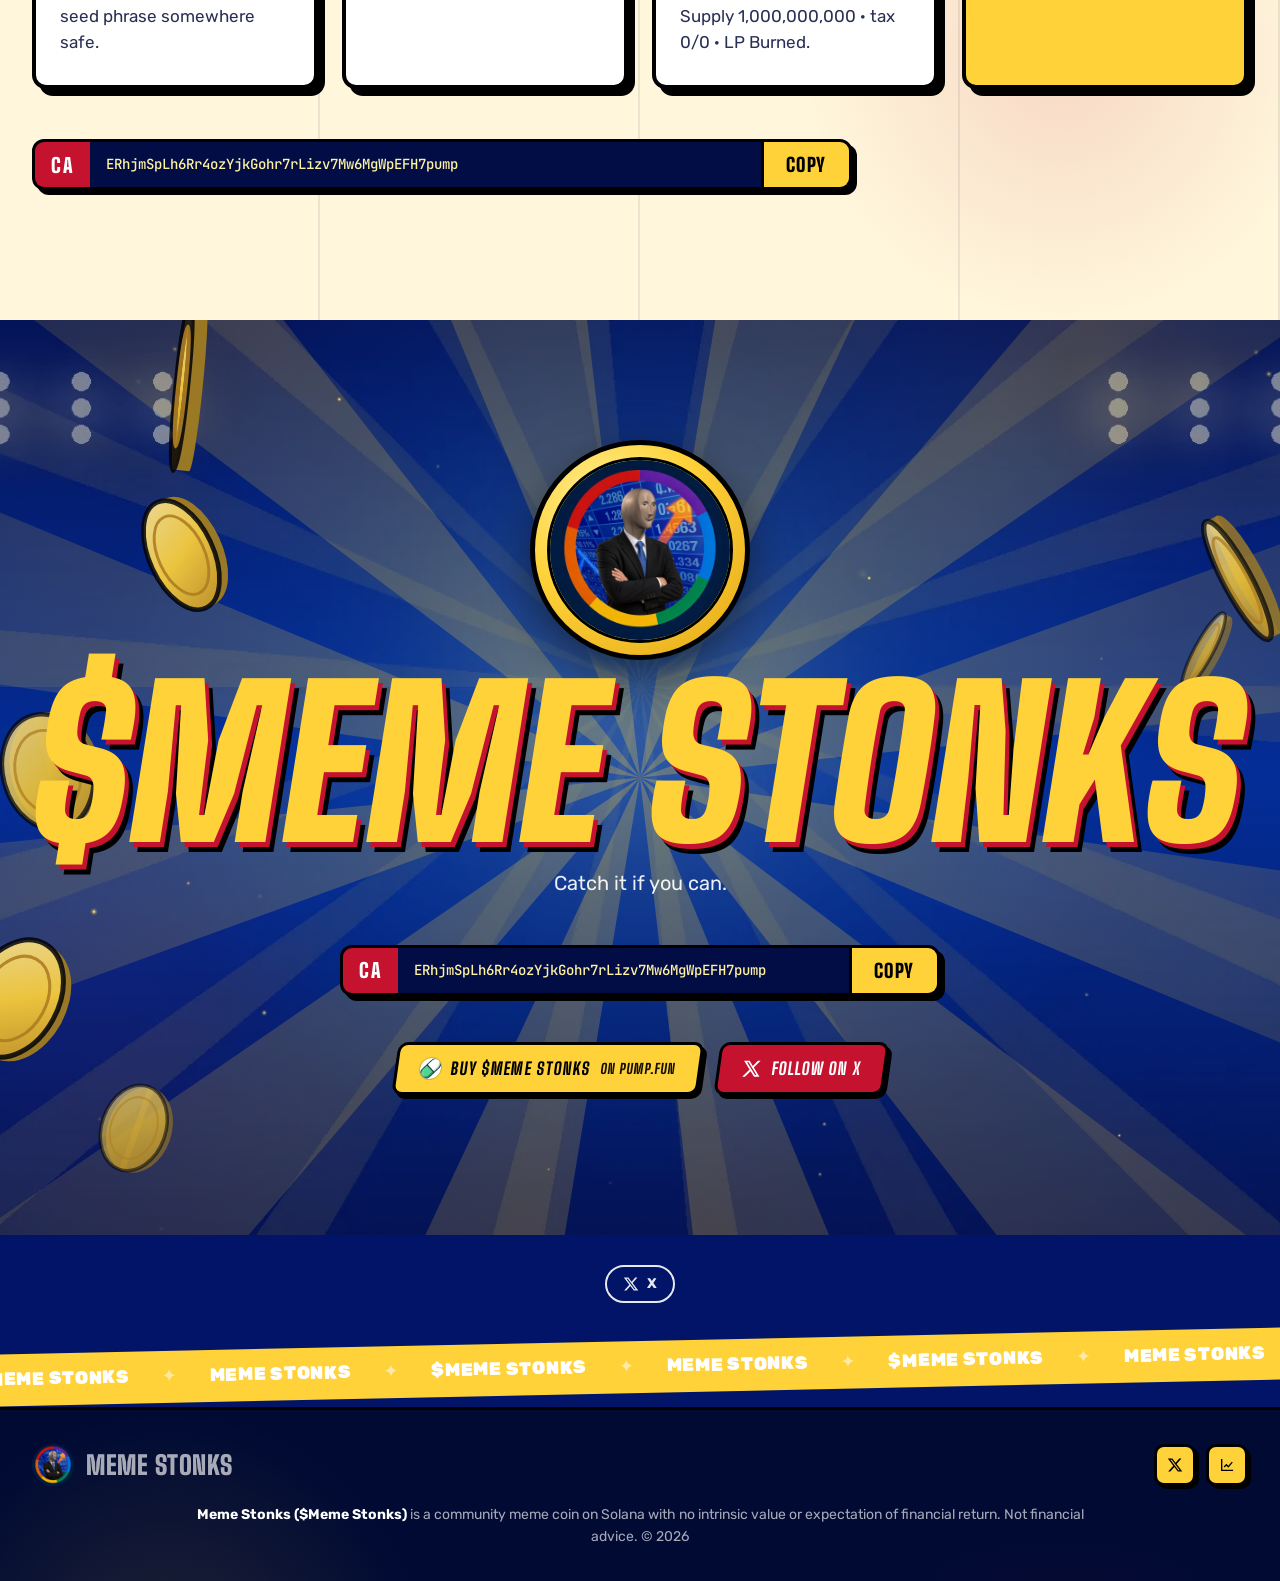
<file: memestonks/index.html>
<!doctype html>
<html lang="en" data-theme-mode="original" data-theme-preset="" style="">
<head>
<meta charset="utf-8">
<meta name="viewport" content="width=device-width,initial-scale=1">
<!-- archetype: c66-full-send | placeholders: Meme Stonks Meme Stonks assets/logo.jpg?v=ae1a05f8 ERhjmSpLh6Rr4ozYjkGohr7rLizv7Mw6MgWpEFH7pump solana https://x.com/memestonks_x  https://pump.fun/coin/ERhjmSpLh6Rr4ozYjkGohr7rLizv7Mw6MgWpEFH7pump https://dexscreener.com/solana/ERhjmSpLh6Rr4ozYjkGohr7rLizv7Mw6MgWpEFH7pump?embed=1&amp;loadChartSettings=0&amp;trades=0&amp;tabs=0&amp;info=0&amp;chartLeftToolbar=0&amp;chartTheme=dark&amp;theme=dark&amp;chartStyle=1&amp;chartType=usd&amp;interval=15 (+ optional The most memeable Meme Stonks on Solana. Meme Stonks brings rocket-fueled memes, diamond hands, and unstoppable Solana energy straight to the moon! 1,000,000,000 0/0 Pump.fun SOL Phantom https://dexscreener.com/solana/ERhjmSpLh6Rr4ozYjkGohr7rLizv7Mw6MgWpEFH7pump Solana <img class="dexic" src="assets/dex.png?v=111fa3a9" alt="Pump.fun">=raw html) -->
<title>Meme Stonks ($Meme Stonks) | The most memeable Meme Stonks on Solana.</title>
<meta name="description" content="Meme Stonks brings rocket-fueled memes, diamond hands, and unstoppable Solana energy straight to the moon!">
<meta property="og:title" content="Meme Stonks ($Meme Stonks)"><meta property="og:description" content="The most memeable Meme Stonks on Solana."><meta property="og:image" content="assets/logo.jpg?v=ae1a05f8"><meta name="twitter:card" content="summary_large_image">
<link rel="icon" href="assets/logo.jpg?v=ae1a05f8">
<link rel="preconnect" href="https://fonts.googleapis.com"><link rel="preconnect" href="https://fonts.gstatic.com" crossorigin>
<link href="https://fonts.googleapis.com/css2?family=Big+Shoulders+Display:wght@700;800;900&family=Rubik:wght@400;500;700&family=JetBrains+Mono:wght@500;700&display=swap" rel="stylesheet">
<style>
*,*::before,*::after{box-sizing:border-box}html{scroll-behavior:smooth;-webkit-text-size-adjust:100%}body{margin:0;overflow-x:hidden}html{overflow-x:hidden}img{max-width:100%;display:block}a{color:inherit;text-decoration:none}button{font:inherit;cursor:pointer}
.ico{width:1.15em!important;height:1.15em!important;max-width:1.15em!important;max-height:1.15em!important;fill:currentColor;flex:none;vertical-align:-.18em}
/* ---- scroll reveals (varied) ---- */
.rv{opacity:0;transform:translateY(28px);transition:opacity .8s ease,transform .8s cubic-bezier(.2,.8,.2,1)}.rv.in{opacity:1;transform:none}
.rv-l{opacity:0;transform:translateX(-36px);transition:opacity .75s ease,transform .75s cubic-bezier(.2,.8,.2,1)}.rv-l.in{opacity:1;transform:none}
.rv-r{opacity:0;transform:translateX(36px);transition:opacity .75s ease,transform .75s cubic-bezier(.2,.8,.2,1)}.rv-r.in{opacity:1;transform:none}
.rv-z{opacity:0;transform:scale(.88);transition:opacity .7s ease,transform .7s cubic-bezier(.2,.8,.2,1)}.rv-z.in{opacity:1;transform:none}
.rv-rot{opacity:0;transform:rotate(-6deg) translateY(24px);transition:opacity .75s ease,transform .75s cubic-bezier(.2,.8,.2,1)}.rv-rot.in{opacity:1;transform:none}
.rv-blur{opacity:0;filter:blur(12px);transform:translateY(16px);transition:opacity .8s ease,filter .8s ease,transform .8s cubic-bezier(.2,.8,.2,1)}.rv-blur.in{opacity:1;filter:none;transform:none}
.rv-stagger>*{opacity:0;transform:translateY(22px);transition:opacity .55s ease,transform .55s cubic-bezier(.2,.8,.2,1)}
.rv-stagger.in>*{opacity:1;transform:none}
.rv-stagger.in>*:nth-child(1){transition-delay:.05s}.rv-stagger.in>*:nth-child(2){transition-delay:.12s}.rv-stagger.in>*:nth-child(3){transition-delay:.19s}.rv-stagger.in>*:nth-child(4){transition-delay:.26s}.rv-stagger.in>*:nth-child(5){transition-delay:.33s}.rv-stagger.in>*:nth-child(6){transition-delay:.4s}.rv-stagger.in>*:nth-child(7){transition-delay:.47s}.rv-stagger.in>*:nth-child(8){transition-delay:.54s}.rv-stagger.in>*:nth-child(n+9){transition-delay:.6s}
/* ---- marquees ---- */
.mq{overflow:hidden;white-space:nowrap;display:flex;user-select:none}.mq-track{display:flex;flex:none;gap:2.5rem;padding-right:2.5rem;animation:mq var(--mq-speed,28s) linear infinite}.mq.rev .mq-track{animation-direction:reverse}@keyframes mq{to{transform:translateX(-100%)}}
.chart{position:relative;width:100%;padding-top:56%;overflow:hidden}.chart iframe{position:absolute;inset:0;width:100%;height:100%;border:0}@media(max-width:700px){.chart{padding-top:0;height:460px}}
.ca-text{word-break:break-all;overflow-wrap:anywhere}
#toast{position:fixed;left:50%;bottom:28px;transform:translate(-50%,120px);background:#111;color:#fff;padding:12px 20px;border-radius:999px;font:600 14px/1 system-ui,sans-serif;z-index:9999;transition:transform .35s cubic-bezier(.2,1.4,.4,1);box-shadow:0 10px 30px rgba(0,0,0,.35)}#toast.show{transform:translate(-50%,0)}
/* ---- continuous motion ---- */
.floaty{animation:floaty 3.6s ease-in-out infinite}@keyframes floaty{0%,100%{transform:translateY(0)}50%{transform:translateY(-14px)}}
.bob{animation:bob 3.2s ease-in-out infinite}@keyframes bob{50%{transform:translateY(-16px) rotate(2deg)}}
.wiggle{animation:wiggle 2.8s ease-in-out infinite}@keyframes wiggle{0%,100%{transform:rotate(0)}25%{transform:rotate(-4deg)}75%{transform:rotate(4deg)}}
.spin-slow{animation:spin 18s linear infinite}@keyframes spin{to{transform:rotate(360deg)}}
.pulse-glow{animation:pglow 2.4s ease-in-out infinite}@keyframes pglow{50%{filter:drop-shadow(0 0 18px currentColor)}}
.breath{animation:breath 3.4s ease-in-out infinite}@keyframes breath{50%{transform:scale(1.04)}}
.parallax-layer{will-change:transform}
.sparkle-burst{position:fixed;pointer-events:none;z-index:10000;width:8px;height:8px;border-radius:50%;animation:spark .7s ease-out forwards}@keyframes spark{to{transform:translate(var(--dx),var(--dy)) scale(0);opacity:0}}
.confetti-piece{position:fixed;pointer-events:none;z-index:10000;width:8px;height:12px;border-radius:2px;animation:conf .9s ease-out forwards}@keyframes conf{to{transform:translate(var(--dx),var(--dy)) rotate(var(--rot)) scale(.4);opacity:0}}
.particles{position:fixed;inset:0;pointer-events:none;z-index:0;overflow:hidden}
.particles i{position:absolute;width:6px;height:6px;border-radius:50%;opacity:.55;animation:rise linear infinite}@keyframes rise{to{transform:translateY(-110vh) rotate(360deg);opacity:0}}
[data-copy].copied{animation:pop .35s ease}@keyframes pop{50%{transform:scale(1.08)}}
/* ---- progress bar ---- */
.scroll-progress{position:fixed;top:0;left:0;height:3px;width:0;z-index:10001;background:linear-gradient(90deg,#ffd23f,#ff6fa8,#7c4dff);pointer-events:none;transform-origin:left center}
/* ---- magnetic / shine / tilt / glow buy ---- */
.btn,.btn-main,.btn-chunk{white-space:nowrap}
.btn-shine{position:relative;overflow:hidden}
.btn-shine::after{content:"";position:absolute;inset:-40% auto -40% -60%;width:40%;background:linear-gradient(90deg,transparent,rgba(255,255,255,.45),transparent);transform:skewX(-20deg);animation:shine 3.2s ease-in-out infinite}@keyframes shine{0%,60%{left:-60%}100%{left:140%}}
.btn-pulse{animation:bpulse 1.8s ease-in-out infinite}@keyframes bpulse{0%,100%{box-shadow:0 0 0 0 color-mix(in srgb,currentColor 45%,transparent)}50%{box-shadow:0 0 0 12px transparent}}
.tilt-3d{transform-style:preserve-3d;transition:transform .25s ease}
.icon-wiggle:hover{animation:wiggle .5s ease}
/* ---- hero intro ---- */
[data-intro] .intro-logo{opacity:0;transform:scale(.4);animation:introPop .7s cubic-bezier(.2,1.4,.3,1) .15s forwards}@keyframes introPop{to{opacity:1;transform:scale(1)}}
[data-intro] .intro-title .word>span{display:inline-block;opacity:0;transform:translateY(1.1em) rotate(8deg);animation:letterIn .55s cubic-bezier(.2,.8,.2,1) forwards}@keyframes letterIn{to{opacity:1;transform:none}}
[data-intro] .intro-fade{opacity:0;transform:translateY(18px);animation:introFade .7s ease forwards}@keyframes introFade{to{opacity:1;transform:none}}
/* ---- typing cursor ---- */
.typing::after{content:"|";animation:blink 1s step-end infinite;margin-left:2px}@keyframes blink{50%{opacity:0}}
/* ---- cursor trail (desktop) ---- */
.cursor-dot{position:fixed;width:10px;height:10px;border-radius:50%;pointer-events:none;z-index:10002;mix-blend-mode:difference;background:#fff;transform:translate(-50%,-50%);transition:width .15s,height .15s;display:none}
.cursor-ring{position:fixed;width:28px;height:28px;border:1.5px solid rgba(255,255,255,.55);border-radius:50%;pointer-events:none;z-index:10002;mix-blend-mode:difference;transform:translate(-50%,-50%);transition:width .2s,height .2s,border-color .2s;display:none}
/* ---- animated dividers ---- */
.div-wave{display:block;width:100%;height:48px;background:radial-gradient(circle at 10px 0,transparent 9px,currentColor 10px) repeat-x;background-size:20px 48px;opacity:.15;animation:waveShift 4s linear infinite}@keyframes waveShift{to{background-position:40px 0}}
.div-zig{height:14px;background:repeating-linear-gradient(-45deg,currentColor 0 6px,transparent 6px 12px);opacity:.18;animation:zigMove 2.4s linear infinite}@keyframes zigMove{to{background-position:24px 0}}
/* ---- gradient / noise bg helpers ---- */
.anim-grad{background-size:200% 200%;animation:gradShift 10s ease infinite}@keyframes gradShift{0%{background-position:0% 50%}50%{background-position:100% 50%}100%{background-position:0% 50%}}
.noise-bg{position:relative}
.noise-bg::before{content:"";position:absolute;inset:0;pointer-events:none;opacity:.06;z-index:0;background-image:url("data:image/svg+xml,%3Csvg viewBox='0 0 200 200' xmlns='http://www.w3.org/2000/svg'%3E%3Cfilter id='n'%3E%3CfeTurbulence type='fractalNoise' baseFrequency='.85' numOctaves='3' stitchTiles='stitch'/%3E%3C/filter%3E%3Crect width='100%25' height='100%25' filter='url(%23n)'/%3E%3C/svg%3E");mix-blend-mode:overlay}
/* ---- meme rail drag ---- */
.meme-rail{overflow:hidden;cursor:grab;touch-action:pan-y}.meme-rail:active{cursor:grabbing}.meme-rail .rail-track{display:flex;gap:16px;width:max-content;animation:railAuto 40s linear infinite}.meme-rail:hover .rail-track,.meme-rail.is-drag .rail-track{animation-play-state:paused}@keyframes railAuto{to{transform:translateX(-50%)}}
/* ---- reduced motion ---- */
@media(prefers-reduced-motion:reduce){
 *{animation-duration:.001s!important;animation-iteration-count:1!important;transition:none!important}
 .rv,.rv-l,.rv-r,.rv-z,.rv-rot,.rv-blur,.rv-stagger>*{opacity:1;transform:none;filter:none}
 .floaty,.bob,.wiggle,.spin-slow,.pulse-glow,.breath,.btn-pulse,.btn-shine::after{animation:none!important}
 [data-intro] .intro-logo,[data-intro] .intro-title .word>span,[data-intro] .intro-fade{opacity:1;transform:none;animation:none!important}
 .cursor-dot,.cursor-ring,.scroll-progress,.particles{display:none!important}
}
/* extra links (shared) */
[data-xlinks]:empty{display:none!important}
.xlinks{display:flex;flex-wrap:wrap;justify-content:center;gap:10px;max-width:1100px;margin:0 auto;padding:30px 20px 10px;position:relative;z-index:2}
.xlinks a{display:inline-flex;align-items:center;gap:8px;padding:9px 16px;border:2px solid currentColor;border-radius:999px;font-weight:700;font-size:14px;line-height:1;opacity:.9;transition:transform .15s,opacity .15s;text-decoration:none;color:inherit}
.xlinks a:hover{opacity:1;transform:translateY(-2px)}
@media(max-width:700px){a.xs{display:none!important}.particles i:nth-child(n+12){display:none}}
/* DEX on buy buttons */
.dexic{width:1.25em!important;height:1.25em!important;max-width:1.25em!important;max-height:1.25em!important;border-radius:50%;object-fit:cover;flex:none;vertical-align:-.25em;background:#fff;box-shadow:0 0 0 1px rgba(0,0,0,.15);margin:0!important;padding:0!important;filter:none!important;display:inline-block!important}
.dexon{font-size:.82em;opacity:.92;white-space:nowrap}


/* Hero content above absolute decorative layers (gradients/blobs at z-index:0).
   Letter-split transforms create stacking contexts that would otherwise paint under those layers. */
.hero > .wrap,.hero > .hero-grid,.hero > .hero-inner,.hero > .hero-split,.hero > .content,
.stage > .wrap,.stage > .hero-grid,.stage > .content,
.hero .wrap.hero-grid,.hero .hero-copy{position:relative;z-index:2}
.hero .scene,.hero .scene-rich,.hero > [aria-hidden="true"].clean,.hero > .clean,
.hero > .blue-blob,.hero > .hero-bg{pointer-events:none}

/* ==== SELECTABLE THEME ==== */
/* Presets set --theme-*; data-theme-mode=preset|custom remaps --a/--a2/--acc/--part.
   data-theme-mode=original (default) keeps each template's authored accents. */
:root,html{
  --theme-1:var(--a,#888);--theme-2:var(--a2,#aaa);--theme-glow:rgba(0,0,0,.2);
  --theme-grad:linear-gradient(135deg,var(--theme-1),var(--theme-2));--theme-ink:#0a0a0a;
}
/* Named presets (applied via data-theme-preset on <html>) */
html[data-theme-preset="bnb-gold"]{
  --theme-1:#F0B90B;--theme-2:#F8D12F;--theme-glow:rgba(240,185,11,.5);
  --theme-grad:linear-gradient(135deg,#F0B90B,#F8D12F);--theme-ink:#0b0e11;
}
html[data-theme-preset="solana"]{
  --theme-1:#9945FF;--theme-2:#14F195;--theme-glow:rgba(153,69,255,.5);
  --theme-grad:linear-gradient(135deg,#9945FF,#14F195);--theme-ink:#0b0418;
}
html[data-theme-preset="ethereum"]{
  --theme-1:#627EEA;--theme-2:#8FA4F3;--theme-glow:rgba(98,126,234,.5);
  --theme-grad:linear-gradient(135deg,#627EEA,#8FA4F3);--theme-ink:#0a0e1a;
}
html[data-theme-preset="base-blue"]{
  --theme-1:#0052FF;--theme-2:#3B7CFF;--theme-glow:rgba(0,82,255,.5);
  --theme-grad:linear-gradient(135deg,#0052FF,#3B7CFF);--theme-ink:#000814;
}
html[data-theme-preset="neon-pink"]{
  --theme-1:#FF2D95;--theme-2:#FF8AC5;--theme-glow:rgba(255,45,149,.5);
  --theme-grad:linear-gradient(135deg,#FF2D95,#FF8AC5);--theme-ink:#1a0410;
}
html[data-theme-preset="cyber-lime"]{
  --theme-1:#C8FF00;--theme-2:#7CFF00;--theme-glow:rgba(200,255,0,.45);
  --theme-grad:linear-gradient(135deg,#C8FF00,#7CFF00);--theme-ink:#0a1200;
}
html[data-theme-preset="ocean-teal"]{
  --theme-1:#0D9488;--theme-2:#2DD4BF;--theme-glow:rgba(13,148,136,.5);
  --theme-grad:linear-gradient(135deg,#0D9488,#2DD4BF);--theme-ink:#021412;
}
html[data-theme-preset="sunset-orange"]{
  --theme-1:#F97316;--theme-2:#FBBF24;--theme-glow:rgba(249,115,22,.5);
  --theme-grad:linear-gradient(135deg,#F97316,#FBBF24);--theme-ink:#1a0a00;
}
html[data-theme-preset="lava-red"]{
  --theme-1:#EF4444;--theme-2:#F97316;--theme-glow:rgba(239,68,68,.5);
  --theme-grad:linear-gradient(135deg,#EF4444,#F97316);--theme-ink:#140404;
}
html[data-theme-preset="royal-purple"]{
  --theme-1:#7C3AED;--theme-2:#C084FC;--theme-glow:rgba(124,58,237,.5);
  --theme-grad:linear-gradient(135deg,#7C3AED,#C084FC);--theme-ink:#0e0618;
}
html[data-theme-preset="mint-pastel"]{
  --theme-1:#6EE7B7;--theme-2:#A7F3D0;--theme-glow:rgba(110,231,183,.45);
  --theme-grad:linear-gradient(135deg,#6EE7B7,#A7F3D0);--theme-ink:#062016;
}
html[data-theme-preset="monochrome"]{
  --theme-1:#111111;--theme-2:#6B7280;--theme-glow:rgba(0,0,0,.35);
  --theme-grad:linear-gradient(135deg,#111111,#6B7280);--theme-ink:#ffffff;
}
/* Custom: inline --theme-1/--theme-2 set by app/build on <html style="..."> */
html[data-theme-mode="preset"],html[data-theme-mode="custom"]{
  --a:var(--theme-1);--a2:var(--theme-2);--acc:var(--theme-1);--part:var(--theme-1);
}
/* Original: do nothing — template CSS keeps its own --a/--a2 */
html[data-theme-mode="original"],html:not([data-theme-mode]){}
/* Accent chrome when a preset/custom theme is active */
html[data-theme-mode="preset"] .btn-main,
html[data-theme-mode="preset"] .btn-pulse,
html[data-theme-mode="preset"] a.btn[data-buy],
html[data-theme-mode="preset"] .btn-chunk.btn-gold,
html[data-theme-mode="preset"] .btn-chunk.btn-red,
html[data-theme-mode="preset"] .btn-pink,
html[data-theme-mode="custom"] .btn-main,
html[data-theme-mode="custom"] .btn-pulse,
html[data-theme-mode="custom"] a.btn[data-buy],
html[data-theme-mode="custom"] .btn-chunk.btn-gold,
html[data-theme-mode="custom"] .btn-chunk.btn-red,
html[data-theme-mode="custom"] .btn-pink{
  background:var(--theme-grad)!important;color:var(--theme-ink)!important;border-color:var(--theme-1)!important;
  box-shadow:0 0 24px var(--theme-glow)!important;
}
html[data-theme-mode="preset"] .marquee,
html[data-theme-mode="preset"] .mq,
html[data-theme-mode="custom"] .marquee,
html[data-theme-mode="custom"] .mq{
  background:var(--theme-grad)!important;color:var(--theme-ink)!important;border-color:var(--theme-1)!important;
}
html[data-theme-mode="preset"] .scroll-progress,
html[data-theme-mode="custom"] .scroll-progress{background:var(--theme-grad)!important}
html[data-theme-mode="preset"] .market,
html[data-theme-mode="preset"] [data-dexs-live],
html[data-theme-mode="custom"] .market,
html[data-theme-mode="custom"] [data-dexs-live]{border-color:var(--theme-1)!important}
html[data-theme-mode="preset"] .roadmap .dot,
html[data-theme-mode="custom"] .roadmap .dot{
  background:var(--theme-1)!important;color:var(--theme-ink)!important;border-color:var(--theme-1)!important;
}
html[data-theme-mode="preset"] .step .n,
html[data-theme-mode="custom"] .step .n{
  color:var(--theme-1)!important;border-color:var(--theme-1)!important;
}
/* Color-only glow: inset box-shadow never reflows children */
html[data-theme-mode="preset"] .hero,
html[data-theme-mode="custom"] .hero{
  box-shadow:inset 0 0 120px var(--theme-glow),inset 0 -40px 80px color-mix(in srgb,var(--theme-2) 18%,transparent);
}
html[data-theme-mode="preset"] .particles i,
html[data-theme-mode="custom"] .particles i{background:var(--theme-1)!important;box-shadow:0 0 8px var(--theme-glow)}
html[data-theme-mode="preset"] .confetti-piece,
html[data-theme-mode="custom"] .confetti-piece{background:var(--theme-1)!important}
html[data-theme-mode="preset"] .sparkle-burst,
html[data-theme-mode="custom"] .sparkle-burst{background:var(--theme-2)!important}
/* Headlines: never mid-word break (letter-split safe) */
h1,.disp,.hero h1,.sec-title{
  word-break:normal;overflow-wrap:normal;hyphens:none;-webkit-hyphens:none;
}
.intro-title .word{display:inline-block;white-space:nowrap}
.intro-title .word>span{display:inline-block}

h1.disp,h1.intro-title,.hero h1{overflow:visible}
/* wave / glitch helpers used by user templates */
.wave-text span{display:inline-block;animation:waveY 1.8s ease-in-out infinite}
@keyframes waveY{0%,100%{transform:translateY(0)}50%{transform:translateY(-.22em)}}
.glitch{position:relative;display:inline-block}
.glitch::before,.glitch::after{content:attr(data-text);position:absolute;left:0;top:0;width:100%;overflow:hidden;pointer-events:none}
.glitch::before{color:#0ff;transform:translate(2px,-1px);mix-blend-mode:screen;animation:g1 2.2s infinite linear}
.glitch::after{color:#f0f;transform:translate(-2px,1px);mix-blend-mode:screen;animation:g2 1.7s infinite linear}
@keyframes g1{0%,88%,100%{clip-path:inset(0 0 80% 0)}40%{clip-path:inset(30% 0 40% 0)}60%{clip-path:inset(70% 0 5% 0)}}
@keyframes g2{0%,100%{clip-path:inset(80% 0 0 0)}35%{clip-path:inset(10% 0 60% 0)}70%{clip-path:inset(50% 0 20% 0)}}
html[data-theme-mode="preset"] .kicker,html[data-theme-mode="custom"] .kicker{color:var(--theme-1)!important}
html[data-theme-mode="preset"] .sig,html[data-theme-mode="custom"] .sig{box-shadow:inset 0 0 80px var(--theme-glow)}
.hero-copy,.hero-inner,.hero-grid>div:first-child{min-width:0}

/* Full theme: two picked colors become a page, not a button tint.
   Original mode does not match these selectors, so each template keeps its own palette.
   Chain is never read here. */
html[data-theme-mode="preset"],
html[data-theme-mode="custom"]{
  --theme-bg:color-mix(in srgb,var(--theme-1) 18%, #090b10);
  --theme-bg-2:color-mix(in srgb,var(--theme-2) 22%, #12151c);
  --theme-surface:color-mix(in srgb,var(--theme-1) 12%, #171b24);
  --theme-text:#f4f6fb;
  --theme-muted:color-mix(in srgb,var(--theme-2) 34%, #b7c0ce);
  --theme-line:color-mix(in srgb,var(--theme-1) 42%, transparent);
  --bg:var(--theme-bg);
  --bg-2:var(--theme-bg-2);
  --surface:var(--theme-surface);
  --card:var(--theme-surface);
  --ink:var(--theme-text);
  --muted:var(--theme-muted);
  --line:var(--theme-line);
  --a:var(--theme-1);
  --a2:var(--theme-2);
  --on:var(--theme-ink);
  --glow:var(--theme-glow);
  --grad:var(--theme-grad);
  --part:var(--theme-1);
  --acc:var(--theme-1);
  --border:1px solid var(--theme-line);
  --shadow:0 18px 40px color-mix(in srgb,#000 28%,transparent);
  --paper:var(--bg);
  --white:var(--surface);
  --yellow:var(--a);
  --yellow-2:var(--a2);
  --orange:var(--a);
  --orange-2:color-mix(in srgb,var(--a) 70%, white);
  --orange-d:color-mix(in srgb,var(--a) 72%, black);
  --pink:var(--a2);
  --blue:var(--a2);
  --navy:var(--bg-2);
  --navy-2:var(--bg);
  --ink-2:var(--muted);
  --mute:var(--muted);
}
html[data-theme-preset="bnb-gold"]{--theme-bg:#100e09;--theme-bg-2:#1c1810;--theme-surface:#221c12;--theme-text:#fbf6e8;--theme-muted:#d9cba8;--theme-line:color-mix(in srgb,#F0B90B 40%, transparent)}
html[data-theme-preset="solana"]{--theme-bg:#0c0616;--theme-bg-2:#140a22;--theme-surface:#1a1030;--theme-text:#f6f2ff;--theme-muted:#cbbbe8}
html[data-theme-preset="ethereum"]{--theme-bg:#0b1020;--theme-bg-2:#12182e;--theme-surface:#161c34;--theme-text:#eef2ff;--theme-muted:#b7c3e6}
html[data-theme-preset="base-blue"]{--theme-bg:#f3f6ff;--theme-bg-2:#e5edff;--theme-surface:#ffffff;--theme-text:#0b1224;--theme-muted:#4c5d86;--theme-line:color-mix(in srgb,#0052FF 28%, transparent)}
html[data-theme-preset="neon-pink"]{--theme-bg:#160610;--theme-bg-2:#240814;--theme-surface:#2a0d1c;--theme-text:#ffe8f4;--theme-muted:#f0b6d0}
html[data-theme-preset="cyber-lime"]{--theme-bg:#070c02;--theme-bg-2:#121a06;--theme-surface:#141c0a;--theme-text:#f4ffd8;--theme-muted:#cfe6a4}
html[data-theme-preset="ocean-teal"]{--theme-bg:#041412;--theme-bg-2:#082220;--theme-surface:#0c2422;--theme-text:#e7fffb;--theme-muted:#a9d5ce}
html[data-theme-preset="sunset-orange"]{--theme-bg:#160c06;--theme-bg-2:#24160c;--theme-surface:#2a1a10;--theme-text:#fff3e6;--theme-muted:#f0c9a4}
html[data-theme-preset="lava-red"]{--theme-bg:#160606;--theme-bg-2:#240c0a;--theme-surface:#2a1010;--theme-text:#ffeae6;--theme-muted:#f0b4ac}
html[data-theme-preset="royal-purple"]{--theme-bg:#100818;--theme-bg-2:#1a0e2c;--theme-surface:#201238;--theme-text:#f6efff;--theme-muted:#d2c0ee}
html[data-theme-preset="mint-pastel"]{--theme-bg:#f2fff8;--theme-bg-2:#e4fff3;--theme-surface:#ffffff;--theme-text:#06281c;--theme-muted:#3d6b58;--theme-line:color-mix(in srgb,#065f46 22%, transparent)}
html[data-theme-preset="monochrome"]{--theme-bg:#f4f4f5;--theme-bg-2:#e7e7ea;--theme-surface:#ffffff;--theme-text:#111111;--theme-muted:#4b5563;--theme-line:rgba(17,17,17,.16)}

/* ---- Reference X post embed ---- */
.ref-post{position:relative;padding:48px 20px 56px;isolation:isolate;overflow:hidden}
.ref-post-wrap{position:relative;z-index:1;max-width:640px;margin:0 auto}
.ref-post-head{text-align:center;margin-bottom:22px}
.ref-post-badge{display:inline-block;font-size:11px;font-weight:800;letter-spacing:.14em;text-transform:uppercase;padding:.4em .9em;border-radius:999px;background:color-mix(in srgb,var(--acc,var(--theme-1,#7c4dff)) 22%,transparent);color:var(--acc,var(--theme-1,#c4b5fd));border:1px solid color-mix(in srgb,var(--acc,var(--theme-1,#7c4dff)) 40%,transparent);margin-bottom:10px}
.ref-post-title{margin:0;font-size:clamp(1.45rem,3.5vw,2.1rem);line-height:1.15;color:var(--ink,#fff);text-wrap:balance}
.ref-post-frame{position:relative;border-radius:22px;padding:18px 14px 10px;background:color-mix(in srgb,var(--bg,#0a0a12) 82%,var(--acc,var(--theme-1,#7c4dff)) 18%);border:1px solid color-mix(in srgb,var(--acc,var(--theme-1,#7c4dff)) 35%,transparent);box-shadow:0 0 0 1px color-mix(in srgb,var(--acc2,var(--theme-2,#14F195)) 18%,transparent),0 0 60px color-mix(in srgb,var(--acc,var(--theme-1,#7c4dff)) 28%,transparent),0 24px 50px rgba(0,0,0,.35);animation:refPostIn .85s cubic-bezier(.2,.8,.2,1) both}
.ref-post-frame::before{content:"";position:absolute;inset:-1px;border-radius:inherit;pointer-events:none;background:linear-gradient(135deg,color-mix(in srgb,var(--acc,var(--theme-1,#7c4dff)) 45%,transparent),transparent 40%,color-mix(in srgb,var(--acc2,var(--theme-2,#14F195)) 35%,transparent));opacity:.35;mask:linear-gradient(#000 0 0) content-box,linear-gradient(#000 0 0);mask-composite:exclude;padding:1px}
.ref-post .twitter-tweet{margin:0 auto!important}
.ref-post-fallback{display:none;text-align:center;padding:28px 18px 22px}
.ref-post-fallback.on{display:block}
.ref-post-fallback .ref-xmark{width:48px;height:48px;margin:0 auto 14px;border-radius:14px;display:grid;place-items:center;font-size:22px;font-weight:900;background:#000;color:#fff;border:1px solid color-mix(in srgb,var(--acc,#7c4dff) 40%,transparent);box-shadow:0 0 24px color-mix(in srgb,var(--acc,#7c4dff) 30%,transparent)}
.ref-post-fallback b{display:block;font-size:1.05rem;margin-bottom:4px;color:var(--ink,#fff)}
.ref-post-fallback p{margin:0 0 16px;color:var(--mute,var(--mut,#9aa3c7));font-size:.95rem}
.ref-post-fallback a.btn,.ref-post-fallback a.ref-post-btn{display:inline-flex;align-items:center;gap:8px;padding:.7em 1.2em;border-radius:999px;font-weight:800;background:var(--acc,var(--theme-1,#7c4dff));color:var(--bg,#0a0a12);border:0;text-decoration:none}
@keyframes refPostIn{from{opacity:0;transform:translateY(28px) scale(.97);filter:blur(6px)}to{opacity:1;transform:none;filter:none}}
@media (prefers-reduced-motion:reduce){.ref-post-frame{animation:none}}
html[data-theme-mode="preset"] .ref-post-frame,
html[data-theme-mode="custom"] .ref-post-frame{
  border-color:color-mix(in srgb,var(--theme-1) 40%,transparent);
  box-shadow:0 0 0 1px color-mix(in srgb,var(--theme-2) 20%,transparent),0 0 60px var(--theme-glow),0 24px 50px rgba(0,0,0,.35);
  background:color-mix(in srgb,var(--bg,#0a0a12) 80%,var(--theme-1) 20%);
}
html[data-theme-mode="preset"] .ref-post-badge,
html[data-theme-mode="custom"] .ref-post-badge{background:color-mix(in srgb,var(--theme-1) 22%,transparent);color:var(--theme-1);border-color:color-mix(in srgb,var(--theme-1) 40%,transparent)}
html[data-theme-mode="preset"] .ref-post-fallback a.ref-post-btn,
html[data-theme-mode="custom"] .ref-post-fallback a.ref-post-btn{background:var(--theme-1);color:var(--theme-ink,#0a0a0a)}

/* ===== motion system ===== */
/* Motion system for meme-coin templates.
   Durations, easings and distances are tokens. Templates animate with classes
   (.m-bob, .rv, .mq) and data attributes (data-parallax, data-count, data-tilt).
   Colors come from theme tokens (--a, --glow, --grad), never hardcoded accents. */
:root{
  --dur-fast:160ms;
  --dur:480ms;
  --dur-slow:900ms;
  --dur-loop:3.4s;
  --ease-out:cubic-bezier(.16,1,.3,1);
  --ease-in-out:cubic-bezier(.45,0,.2,1);
  --ease-spring:cubic-bezier(.2,1.35,.3,1);
  --shift:28px;
  --shift-lg:48px;
  --mq-speed:28s;
}
.m-bob{animation:m-bob var(--dur-loop) var(--ease-in-out) infinite}
@keyframes m-bob{50%{transform:translateY(-14px) rotate(1.5deg)}}
.m-float{animation:m-float calc(var(--dur-loop) + .6s) var(--ease-in-out) infinite}
@keyframes m-float{0%,100%{transform:translate3d(0,0,0)}50%{transform:translate3d(0,-18px,0)}}
.m-spin{animation:m-spin 18s linear infinite}
@keyframes m-spin{to{transform:rotate(360deg)}}
.m-pulse{animation:m-pulse 2.2s var(--ease-in-out) infinite}
@keyframes m-pulse{50%{transform:scale(1.04);filter:drop-shadow(0 0 16px var(--glow,var(--a)))}}
.m-grad{background-size:200% 200%;animation:m-grad 10s var(--ease-in-out) infinite}
@keyframes m-grad{0%{background-position:0% 50%}50%{background-position:100% 50%}100%{background-position:0% 50%}}
.m-shine{position:relative;overflow:hidden}
.m-shine::after{content:"";position:absolute;inset:-40% auto -40% -60%;width:40%;background:linear-gradient(90deg,transparent,color-mix(in srgb,var(--on,#fff) 55%,transparent),transparent);transform:skewX(-18deg);animation:m-shine 3.4s var(--ease-in-out) infinite}
@keyframes m-shine{0%,55%{left:-60%}100%{left:140%}}
.m-press{transition:transform var(--dur-fast) var(--ease-out)}
.m-press:hover{transform:translateY(-2px)}
.m-press:active{transform:translateY(1px) scale(.98)}
.m-delay-1{animation-delay:.12s}.m-delay-2{animation-delay:.24s}.m-delay-3{animation-delay:.36s}
.m-glow{animation:m-glow 2.4s var(--ease-in-out) infinite}
@keyframes m-glow{50%{filter:drop-shadow(0 0 18px var(--glow,var(--a)))}}
.m-count{font-variant-numeric:tabular-nums}
.rv{transition-duration:var(--dur);transition-timing-function:var(--ease-out)}
.mq-track{animation-duration:var(--mq-speed)}
[data-parallax]{will-change:transform}
.m-layer{will-change:transform}
/* will-change:transform makes [data-parallax] the containing block for absolute .scene;
   wrappers without .props/.inset would otherwise compute height:130% → 0. */
.hero [data-parallax]:has(> .scene),
.hero [data-parallax]:has(> svg.scene){
  position:absolute;inset:0;z-index:1;pointer-events:none;
}

@media(prefers-reduced-motion:reduce){
  .m-bob,.m-float,.m-spin,.m-pulse,.m-grad,.m-glow,.m-shine::after{animation:none!important}
  .m-press,.m-press:hover,.m-press:active{transform:none}
}

/* App pipeline: keep hero type above transformed .gchar stickers (tilt/parallax
   create stacking contexts that can paint over lower z-index copy). */
.hero .hero-copy,.hero .hero__copy,.hero h1,.hero .hero__title,.hero .kicker,
.hero .lede,.hero .hero-actions,.hero .hero__btns,.hero .hero__tag,.hero .hero__stats{
  position:relative;z-index:8;isolation:isolate;
}
.hero .floater,.hero .gchar.floater{z-index:2}
.hero .stand,.hero .sitter,.hero .bust,.hero .climb,.hero .peek,.hero .hero-main{
  z-index:3;
}
/* Preview / reduced-motion: never leave letter-split titles invisible */
.reduced-motion .intro-title .word>span,
html.reduced-motion [data-intro] .intro-title .word>span,
html.reduced-motion [data-intro] .intro-logo,
html.reduced-motion [data-intro] .intro-fade{
  opacity:1!important;transform:none!important;animation:none!important;
}

/* Keep sticker mascots inside their art slots; never let width:100% on .gchar
   inflate past the positioned slot (bleed/sitter/bust/stand/overlap/climb). */
.hero .stand .gchar,.hero .sitter .gchar,.hero .bust .gchar,.hero .climb .gchar,
.hero .peek .gchar,.hero .overlap .gchar,.hero .pile .gchar,.hero .bleed .gchar,
.hero .breakout .gchar,.hero .phone .gchar,.hero img.gchar.hero-main{
  max-width:100%;max-height:100%;width:100%;height:auto;object-fit:contain;
}


/* ===== motion pack (auto-applied to every template by _motion.js) =====
   Everything here animates transform/opacity only and paints with theme tokens. */
.mx-fx{position:absolute;inset:0;overflow:hidden;pointer-events:none;z-index:1}
.mx-spark{position:absolute;width:var(--s,12px);height:var(--s,12px);background:var(--part,var(--a,#fff));
  clip-path:polygon(50% 0,61% 39%,100% 50%,61% 61%,50% 100%,39% 61%,0 50%,39% 39%);opacity:0;
  animation:mx-twinkle var(--d,3.2s) var(--ease-in-out) var(--dl,0s) infinite}
@keyframes mx-twinkle{0%,100%{opacity:0;transform:scale(.3) rotate(0)}45%{opacity:.85;transform:scale(1) rotate(45deg)}60%{opacity:.55}}
.mx-coin{position:absolute;width:var(--s,44px);height:var(--s,44px);border-radius:50%;display:grid;place-items:center;
  font:900 calc(var(--s,44px)*.42)/1 system-ui,sans-serif;color:var(--on,#111);opacity:.72;
  background:radial-gradient(circle at 32% 28%,color-mix(in srgb,#fff 55%,var(--a,#fc0)) 0 18%,var(--a,#fc0) 52%,color-mix(in srgb,#000 28%,var(--a,#fc0)) 100%);
  box-shadow:inset 0 -4px 0 color-mix(in srgb,#000 22%,var(--a,#fc0)),0 8px 18px rgba(0,0,0,.18);
  animation:mx-coin var(--d,7s) var(--ease-in-out) var(--dl,0s) infinite}
.mx-coin.alt{background:radial-gradient(circle at 32% 28%,color-mix(in srgb,#fff 55%,var(--a2,#f0c)) 0 18%,var(--a2,#f0c) 52%,color-mix(in srgb,#000 28%,var(--a2,#f0c)) 100%);
  box-shadow:inset 0 -4px 0 color-mix(in srgb,#000 22%,var(--a2,#f0c)),0 8px 18px rgba(0,0,0,.18)}
@keyframes mx-coin{0%,100%{transform:translate3d(0,0,0) rotateY(0) rotate(-8deg)}50%{transform:translate3d(10px,-26px,0) rotateY(180deg) rotate(8deg)}}
.mx-shape{position:absolute;width:var(--s,60px);height:var(--s,60px);opacity:.5;will-change:transform}
.mx-shape>i{display:block;width:100%;height:100%;animation:mx-drift var(--d,9s) var(--ease-in-out) var(--dl,0s) infinite}
.mx-shape.ring>i{border-radius:50%;border:3px solid var(--a2,var(--a,#fff))}
.mx-shape.plus>i{background:linear-gradient(var(--a,#fff),var(--a,#fff)) center/100% 26% no-repeat,linear-gradient(var(--a,#fff),var(--a,#fff)) center/26% 100% no-repeat;border-radius:4px}
.mx-shape.tri>i{background:var(--a2,var(--a,#fff));clip-path:polygon(50% 6%,94% 90%,6% 90%);opacity:.8}
@keyframes mx-drift{0%,100%{transform:translate3d(0,0,0) rotate(0)}33%{transform:translate3d(14px,-18px,0) rotate(40deg)}66%{transform:translate3d(-10px,10px,0) rotate(-25deg)}}
/* section background wash */
.mx-sec{isolation:isolate}
.mx-bgw{position:absolute;inset:0;overflow:hidden;pointer-events:none;z-index:-1}
.mx-blob{position:absolute;width:46vmax;height:46vmax;border-radius:50%;opacity:.13;
  background:radial-gradient(circle,var(--a,#fff) 0,transparent 62%);animation:mx-wash var(--d,22s) var(--ease-in-out) var(--dl,0s) infinite alternate}
.mx-blob.b2{background:radial-gradient(circle,var(--a2,var(--a,#fff)) 0,transparent 62%)}
@keyframes mx-wash{from{transform:translate3d(-8%,-6%,0) scale(1)}to{transform:translate3d(10%,8%,0) scale(1.18)}}
/* auto reveals (only after JS marks them; IntersectionObserver adds .in) */
.mx-rv:not(.in){opacity:0!important}
/* cards + gallery */
.mx-gal{rotate:var(--mx-r,0deg)}
.mx-gal:hover{z-index:3}
/* buttons */
.mx-shw{position:absolute;inset:0;border-radius:inherit;overflow:hidden;pointer-events:none}
.mx-shw>i{position:absolute;top:-20%;bottom:-20%;left:0;width:38%;transform:translateX(-160%) skewX(-18deg);
  background:linear-gradient(90deg,transparent,color-mix(in srgb,var(--on,#fff) 45%,transparent),transparent);animation:mx-shine 4.2s var(--ease-in-out) var(--dl,1s) infinite}
@keyframes mx-shine{0%,62%{transform:translateX(-160%) skewX(-18deg)}100%{transform:translateX(420%) skewX(-18deg)}}
.mx-ring{position:absolute;inset:-5px;border-radius:inherit;border:2px solid var(--a,currentColor);pointer-events:none;opacity:0;animation:mx-ring 2.8s var(--ease-out) infinite}
@keyframes mx-ring{0%{opacity:.7;transform:scale(.96)}70%,100%{opacity:0;transform:scale(1.18,1.4)}}
.mx-pop{animation:mx-pop .42s var(--ease-spring)}
@keyframes mx-pop{40%{scale:1.14}70%{scale:.96}}
.mx-bub{position:fixed;z-index:9999;pointer-events:none;font:800 13px/1 system-ui,sans-serif;padding:6px 10px;border-radius:999px;background:var(--a,#111);color:var(--on,#fff);
  animation:mx-bub .9s var(--ease-out) forwards}
@keyframes mx-bub{from{opacity:0;transform:translate(-50%,0) scale(.6)}25%{opacity:1;transform:translate(-50%,-14px) scale(1)}to{opacity:0;transform:translate(-50%,-48px)}}
.mx-dot{position:fixed;z-index:9998;width:8px;height:8px;margin:-4px 0 0 -4px;border-radius:50%;pointer-events:none;background:var(--a,#fff);
  animation:mx-dot .7s var(--ease-out) forwards}
.mx-dot.b{background:var(--a2,var(--a,#fff))}
@keyframes mx-dot{from{opacity:1;transform:translate(0,0) scale(1)}to{opacity:0;transform:translate(var(--dx),var(--dy)) scale(.2)}}
/* $TICKER band before the footer */
.mx-bandw{overflow:hidden;padding:14px 0;margin-top:14px;position:relative;z-index:2}
.mx-band{overflow:hidden;white-space:nowrap;display:flex;user-select:none;background:var(--a,#111);color:var(--on,#fff);
  width:104%;margin:0 0 0 -2%;rotate:-1.2deg;padding:12px 0;position:relative;font-weight:900;letter-spacing:.04em;text-transform:uppercase}
.mx-band .mx-track{display:flex;flex:none;gap:2rem;padding-right:2rem;animation:mx-band 34s linear infinite reverse}
.mx-band .mx-track span{display:inline-flex;align-items:center;gap:2rem}
.mx-band .mx-track b{opacity:.55}
@keyframes mx-band{to{transform:translateX(-100%)}}
@media(prefers-reduced-motion:reduce){
  .mx-spark,.mx-coin,.mx-shape>i,.mx-blob,.mx-shw>i,.mx-ring,.mx-band .mx-track,.mx-pop{animation:none!important}
  .mx-spark{opacity:.5}.mx-ring{display:none}
}
@media(max-width:700px){.mx-fx .mx-hide-sm{display:none}}

/* ===== mx-art (POLISH phase 1) ===== */
.mx-hide{display:none!important}
img.mx-logo{--mx-rot:0deg;--mx-sc:1}
img.mx-cut{object-fit:contain!important;background:transparent!important;box-shadow:none!important;border:0!important;border-radius:0!important;
  filter:drop-shadow(0 14px 22px rgba(0,0,0,.32)) drop-shadow(0 0 22px color-mix(in srgb,var(--theme-1,var(--a,#fff)) 30%,transparent));transform:rotate(var(--mx-rot)) scale(var(--mx-sc))}
img.mx-round{border-radius:50%!important;aspect-ratio:1/1;height:auto;object-fit:cover;
  box-shadow:0 0 0 4px color-mix(in srgb,var(--theme-1,var(--a,#fff)) 70%,transparent),0 0 46px color-mix(in srgb,var(--theme-1,var(--a,#fff)) 55%,transparent)!important;transform:rotate(var(--mx-rot)) scale(var(--mx-sc))}
img.mx-var1{object-position:30% 20%;transform:scale(1.35);filter:hue-rotate(35deg) saturate(1.2)}
img.mx-var2{object-position:70% 60%;transform:scale(1.25) rotate(-4deg);filter:contrast(1.15) saturate(1.4)}
img.mx-var3{object-position:50% 85%;transform:scale(1.5);filter:hue-rotate(-40deg)}
img.mx-var4{object-position:15% 50%;transform:scale(1.3) rotate(3deg);filter:grayscale(.3) contrast(1.2)}

/* sticky fix: overflow-x:hidden on both html+body makes body a scroll container and breaks position:sticky */
html,body{overflow-x:clip!important}

@media(max-width:700px){.mx-regrid{grid-template-columns:repeat(2,minmax(0,1fr))!important}}
.mx-regrid-f>*{flex:0 1 calc((100% - (var(--mx-cols) - 1) * var(--mx-gap)) / var(--mx-cols))!important;max-width:none!important}
@media(max-width:700px){.mx-regrid-f>*{flex-basis:calc((100% - var(--mx-gap)) / 2)!important}}
/* logo repeats: never hue-shift the coin's logo; vary pose only */
img.mx-cut.mx-var,img.mx-round.mx-var{filter:drop-shadow(0 14px 22px rgba(0,0,0,.32)) drop-shadow(0 0 22px color-mix(in srgb,var(--theme-1,var(--a,#fff)) 30%,transparent))!important;object-position:50% 100%!important}
img.mx-cut.mx-var1{transform:rotate(-4deg) scale(.94)!important}img.mx-cut.mx-var2{transform:rotate(3deg) scale(1.02)!important}
img.mx-cut.mx-var3{transform:rotate(-2deg) scale(.9)!important}img.mx-cut.mx-var4{transform:rotate(4deg) scale(.98)!important}

/* wash layer must never take a grid/flex slot, even when a template styles "section>div" */
.mx-bgw{position:absolute!important;inset:0!important;margin:0!important;grid-area:auto!important;border-radius:inherit}

/* ===== mx-gl3d: themed 3D canvas + CSS depth (see _gl3d.js) ===== */
canvas.mx-gl{position:absolute!important;left:0!important;top:0!important;right:auto!important;bottom:auto!important;width:100%!important;height:100%!important;max-width:none!important;margin:0!important;padding:0!important;border:0!important;transform:none!important;pointer-events:none!important;z-index:1;opacity:.92}
canvas.mx-gl.mx-gl-tall{height:min(100%,120vh)!important}
.mx-gl-dark{mix-blend-mode:screen}
.mx-gl-light{mix-blend-mode:normal;opacity:.9}
.mx-gl-orbs,.mx-gl-coins,.mx-gl-speedlines{mix-blend-mode:normal;opacity:1}
.mx3d-tilt{transform-style:preserve-3d;transition:transform var(--dur-fast,160ms) var(--ease-out,cubic-bezier(.16,1,.3,1));will-change:auto}
.mx3d-tilt.mx3d-hot{will-change:transform}
.mx3d-mascot{transition:transform .6s var(--ease-out,cubic-bezier(.16,1,.3,1))}
.mx3d-glare{position:absolute;inset:0;border-radius:inherit;pointer-events:none;z-index:3;opacity:0;
  background:radial-gradient(circle at var(--gx,50%) var(--gy,50%),rgba(255,255,255,.28),rgba(255,255,255,0) 55%);transition:opacity var(--dur-fast,160ms)}
.mx3d-hot>.mx3d-glare{opacity:1}
.mx3d-extrude{text-shadow:1px 1px 0 color-mix(in srgb,var(--a2,var(--a)) 80%,#000),2px 2px 0 color-mix(in srgb,var(--a2,var(--a)) 70%,#000),3px 3px 0 color-mix(in srgb,var(--a2,var(--a)) 60%,#000),4px 4px 0 color-mix(in srgb,var(--a2,var(--a)) 50%,#000),5px 5px 0 color-mix(in srgb,var(--a2,var(--a)) 40%,#000),6px 6px 0 color-mix(in srgb,var(--a2,var(--a)) 30%,#000),10px 14px 18px rgba(0,0,0,.35)}
.mx3d-chroma{text-shadow:-.04em 0 0 color-mix(in srgb,var(--a) 85%,transparent),.04em 0 0 color-mix(in srgb,var(--a2,var(--a)) 85%,transparent),0 .06em .12em rgba(0,0,0,.35)}
@media(prefers-reduced-motion:reduce){.mx3d-tilt,.mx3d-mascot{transition:none;transform:none!important}.mx3d-glare{display:none}}
html.reduced-motion .mx3d-tilt{transform:none!important}
@media(max-width:700px){.mx-gl{opacity:.75}.mx3d-extrude{text-shadow:1px 1px 0 color-mix(in srgb,var(--a2,var(--a)) 70%,#000),2px 2px 0 color-mix(in srgb,var(--a2,var(--a)) 55%,#000),3px 3px 0 color-mix(in srgb,var(--a2,var(--a)) 40%,#000)}}
.mx-gl-comic{mix-blend-mode:normal;opacity:1}
.mx-gl-slips{mix-blend-mode:normal;opacity:1}
.mx-gl-colonnade,.mx-gl-rotunda{mix-blend-mode:normal;opacity:1}
.mx-gl-candles,.mx-gl-plates{mix-blend-mode:normal;opacity:1}
.mx-gl-radar{mix-blend-mode:normal;opacity:1}
.mx-gl-clouds{mix-blend-mode:normal;opacity:1}
.mx-gl-projector{mix-blend-mode:normal;opacity:1}

/* ===== c66-full-send ===== */
/* c66-full-send — adapted from https://speedscoin.lol (layout/type/motion language only; no source branding, people, artwork or copy).
   Art direction: Saturday-morning cartoon sprint. Navy glass nav with a flipping logo coin, spaced condensed links, skewed outlined
   pills + gold buy; full-bleed hero with the mascot art on the right, white zip lines streaking left, a "live" ping tag, a giant
   skewed gold Big Shoulders name with red + black offset shadows, a wobbling red ticker plate, black-bordered CA bar (red label /
   gold copy), skewed hard-shadow buttons; tilted red marquee; "the coin" section with a CSS 3D spinning logo coin + skewed stat
   boxes; full-bleed chapter scene; red striped "never look back" with a tilted art frame and stacked mega words; three tilted
   close-up cards with red caption bars; second chapter scene; cream "four laps" how-to-buy with skewed lap cards; blue sunburst
   finale with the bobbing coin and a huge ticker. 3D: speedlines@full (manga focus streaks + tumbling gold coins) and
   speedlines:burst on the finale. */
:root{--bg1:url(assets/tpl/bg1.webp?v=62732744);--bg2:url(assets/tpl/bg2.webp?v=7bae0192);--bg3:url(assets/tpl/bg3.webp?v=5927bafa);--a:#ffd23a;--a2:#c4122f;--a3:#e0a210;--gold3:#fff3a0;--deep:#011467;--navy:#020c45;--royal:#0050d0;--red2:#8e0c22;--cream:#fff6dc;--ink:#ffffff;--dark:#060a2a;--bg:var(--deep);--glow:color-mix(in srgb,var(--a) 45%,transparent);--part:var(--gold3);--disp:'Big Shoulders Display',Impact,sans-serif;--body:'Rubik',system-ui,sans-serif;--mono:'JetBrains Mono',ui-monospace,monospace}
html{background:var(--deep);scroll-padding-top:80px}html,body{overflow-x:clip!important}body{margin:0;color:var(--ink);background:var(--deep);font:400 18px/1.55 var(--body);-webkit-font-smoothing:antialiased}
img{display:block;object-fit:cover}a{color:inherit;text-decoration:none}button{font:inherit;color:inherit;cursor:pointer}h1,h2,h3,p,figure{margin:0}
.wrap{width:min(1240px,calc(100% - 64px));margin-inline:auto;position:relative;z-index:2}
section{position:relative}.ico{width:17px;height:17px;fill:currentColor}
.btn{display:inline-flex;align-items:center;gap:10px;font:800 17px/1 var(--disp);letter-spacing:.06em;text-transform:uppercase;padding:13px 22px;border:3px solid #000;border-radius:10px;transform:skewX(-8deg);box-shadow:4px 4px 0 #000;transition:transform .15s,box-shadow .15s}
.btn:hover{transform:skewX(-8deg) translate(-2px,-2px);box-shadow:7px 7px 0 #000}
.btn:active{transform:skewX(-8deg) translate(3px,3px);box-shadow:0 0 0 #000}
.gold{background:var(--a);color:#000}.red{background:var(--a2);color:#fff}.ghost{background:transparent;color:#fff;border-color:#fff;box-shadow:4px 4px 0 rgba(0,0,0,.6)}.white{background:#fff;color:#000}
.big{font:900 clamp(56px,7vw,96px)/.86 var(--disp);text-transform:uppercase;transform:skewX(-7deg);letter-spacing:.005em}.big span{color:var(--a)}
.kicker{display:inline-block;font:700 14px/1 var(--mono);text-transform:uppercase;letter-spacing:.24em;color:var(--a);border-left:6px solid var(--a2);padding:4px 0 4px 12px;margin-bottom:18px}
.body{font-size:19px;color:rgba(255,255,255,.86);max-width:520px;margin-top:22px}
/* nav */
.nav{position:fixed;inset:0 0 auto;z-index:50;display:flex;align-items:center;gap:36px;padding:12px 40px;background:linear-gradient(180deg,rgba(1,12,70,.94),rgba(1,12,70,.6));backdrop-filter:blur(8px);border-bottom:2px solid color-mix(in srgb,var(--a) 25%,transparent)}
.brand{display:flex;align-items:center;gap:12px;font:900 26px/1 var(--disp);text-transform:uppercase;letter-spacing:.02em;min-width:0}
.brand img{width:42px;height:42px;border-radius:50%;object-fit:cover;animation:c66flip 4s linear infinite}.brand span{white-space:nowrap;overflow:hidden;text-overflow:ellipsis;max-width:240px}
@keyframes c66flip{to{transform:rotateY(360deg)}}
.links{display:flex;gap:28px;margin-left:auto;font:700 16px/1 var(--disp);text-transform:uppercase;letter-spacing:.1em}.links a{opacity:.8}.links a:hover{opacity:1;color:var(--a)}
.ncta{display:flex;gap:12px}.nav .btn{font-size:15px;padding:9px 15px}
/* hero */
.hero{min-height:max(100vh,760px);overflow:hidden;display:flex;align-items:center;background:var(--deep)}
.hero .bg-slot{position:absolute;inset:0;background-image:var(--bg1);background-size:cover;background-position:center;z-index:0}
.hero .art{position:absolute;right:0;bottom:0;height:100%;width:52%;z-index:1;display:flex;align-items:flex-end;justify-content:center}
.hero .art img.gchar{width:100%;height:100%;object-fit:contain;object-position:50% 100%;filter:drop-shadow(0 30px 40px rgba(0,0,0,.45))}
.hero::before{content:"";position:absolute;inset:0;z-index:1;pointer-events:none;background:linear-gradient(90deg,rgba(1,16,90,.92) 0,rgba(1,16,90,.55) 40%,rgba(1,16,90,0) 58%)}
.hero::after{content:"";position:absolute;inset:auto 0 0;height:140px;z-index:1;pointer-events:none;background:linear-gradient(0deg,var(--deep),transparent)}
.zips{position:absolute;top:0;bottom:0;right:0;width:56%;z-index:2;pointer-events:none;overflow:hidden}
.zips i{position:absolute;right:-40%;height:3px;width:28%;border-radius:3px;background:linear-gradient(90deg,transparent,rgba(255,255,255,.85));animation:c66zip 1.6s linear infinite;opacity:.7}
.zips i:nth-child(1){top:14%;width:22%}.zips i:nth-child(2){top:27%;animation-delay:.5s}.zips i:nth-child(3){top:39%;animation-delay:1.1s;width:18%;background:linear-gradient(90deg,transparent,var(--a))}.zips i:nth-child(4){top:52%;animation-delay:.25s}.zips i:nth-child(5){top:63%;animation-delay:.85s;background:linear-gradient(90deg,transparent,var(--a))}.zips i:nth-child(6){top:76%;animation-delay:1.3s;width:20%}.zips i:nth-child(7){top:86%;animation-delay:.65s;width:34%}
@keyframes c66zip{to{transform:translateX(-520%)}}
.copy{position:relative;z-index:3;padding:110px 0 60px;max-width:700px}
.tag{display:inline-flex;align-items:center;gap:10px;font:700 13px/1 var(--mono);letter-spacing:.18em;text-transform:uppercase;background:rgba(0,0,0,.35);border:2px solid rgba(255,255,255,.25);border-radius:99px;padding:8px 14px;margin-bottom:22px}
.dot{width:10px;height:10px;border-radius:50%;background:#3ee07a;animation:c66ping 1.6s infinite}@keyframes c66ping{70%{box-shadow:0 0 0 10px rgba(62,224,122,0)}0%{box-shadow:0 0 0 0 #3ee07a}}
h1{font:900 clamp(72px,11vw,168px)/.8 var(--disp);text-transform:uppercase;color:var(--a);transform:skewX(-9deg);text-shadow:5px 5px 0 var(--a2),10px 10px 0 #000;letter-spacing:-.005em;overflow-wrap:anywhere}
.tick{display:inline-block;margin:26px 0 16px;font:900 clamp(30px,3.6vw,46px)/1 var(--disp);background:var(--a2);padding:6px 18px 8px;border:3px solid #000;transform:skewX(-9deg) rotate(-2deg);box-shadow:5px 5px 0 #000;animation:c66wob 2.4s ease-in-out infinite}
@keyframes c66wob{50%{transform:skewX(-9deg) rotate(1.5deg)}}
.lede{font-size:20px;max-width:520px;color:rgba(255,255,255,.92)}
.ca{display:flex;align-items:stretch;max-width:600px;border:3px solid #000;border-radius:12px;overflow:hidden;box-shadow:5px 5px 0 #000;background:var(--navy);margin-top:24px}
.ca b{display:flex;align-items:center;padding:0 16px;background:var(--a2);font:900 20px/1 var(--disp);letter-spacing:.08em}
.ca .ca-text{flex:1;padding:13px 16px;font:500 14px/1.35 var(--mono);color:var(--gold3);word-break:break-all;align-self:center}
.ca button{border:0;border-left:3px solid #000;background:var(--a);color:#000;font:900 19px/1 var(--disp);text-transform:uppercase;letter-spacing:.08em;padding:0 22px}
.ca button:hover{background:#fff}
.btns{display:flex;flex-wrap:wrap;gap:16px;margin-top:24px}
/* marquee */
.mq{position:relative;z-index:5;background:var(--a2);border-block:4px solid #000;transform:rotate(-2deg);margin:-34px -20px 0;overflow:hidden;box-shadow:0 10px 0 rgba(0,0,0,.35)}
.mq-track{display:flex;gap:30px;width:max-content;padding:14px 0;animation:c66mq 22s linear infinite;font:900 38px/1 var(--disp);text-transform:uppercase;white-space:nowrap}
.mq-track em{color:var(--a);font-style:normal;font-size:22px;align-self:center}@keyframes c66mq{to{transform:translateX(-50%)}}
/* coin */
.coinsec{padding:150px 0 130px;background:radial-gradient(circle at 28% 48%,color-mix(in srgb,var(--royal) 90%,transparent),var(--deep) 58%)}
.cgrid{display:grid;grid-template-columns:minmax(0,1fr) minmax(0,1fr);align-items:center;gap:60px}
.cstage{position:relative;height:520px;display:grid;place-items:center;perspective:1400px}
.spin{position:relative;width:min(420px,80vw);aspect-ratio:1;transform-style:preserve-3d;animation:c66spin 5.5s linear infinite}
.spin .f{position:absolute;inset:0;border-radius:50%;backface-visibility:hidden;padding:9%;background:radial-gradient(circle at 34% 30%,var(--gold3),var(--a) 45%,var(--a3));border:6px solid #000;box-shadow:inset 0 0 0 10px color-mix(in srgb,var(--a3) 70%,#000),0 0 40px var(--glow)}
.spin .f img{width:100%;height:100%;border-radius:50%;object-fit:cover;border:4px solid #000}
.spin .b{transform:rotateY(180deg)}
@keyframes c66spin{from{transform:rotateY(0) rotateZ(-6deg)}to{transform:rotateY(360deg) rotateZ(-6deg)}}
.cshadow{position:absolute;bottom:4px;left:50%;width:300px;height:30px;margin-left:-150px;border-radius:50%;background:rgba(0,0,0,.45);filter:blur(10px);animation:c66shad 2.75s ease-in-out infinite}@keyframes c66shad{50%{transform:scaleX(.25)}}
.stats{display:flex;gap:16px;list-style:none;margin:36px 0 0;padding:0}
.stats li{flex:1;border:3px solid #000;border-radius:12px;background:var(--navy);padding:16px 18px;box-shadow:5px 5px 0 #000;transform:skewX(-6deg);min-width:0}
.stats b{display:block;font:900 clamp(34px,4vw,54px)/1 var(--disp);color:var(--a);overflow-wrap:anywhere}.stats span{font:700 12px/1 var(--mono);text-transform:uppercase;letter-spacing:.16em;opacity:.8}
/* scenes */
.scene{height:780px;overflow:hidden;background:linear-gradient(180deg,var(--deep),#022a9a 50%,var(--deep));border-block:4px solid #000}
.scene img.gimg{position:absolute;inset:0;width:100%;height:100%;object-fit:cover;object-position:70% 30%}
.scene .bg-slot{position:absolute;inset:0;background-image:var(--bg3);background-size:cover;background-position:center}
.scene.r img.gchar{position:absolute;left:4%;bottom:0;height:92%;width:52%;object-fit:contain;object-position:50% 100%;z-index:1}
.scene::before{content:"";position:absolute;inset:0;z-index:1;pointer-events:none;background:linear-gradient(90deg,rgba(1,16,90,.75),transparent 50%)}
.scene.r::before{background:linear-gradient(270deg,rgba(1,16,90,.75),transparent 50%)}
.scopy{position:absolute;top:50%;translate:0 -50%;z-index:2;width:min(36%,460px);left:72px}.scene.r .scopy{left:auto;right:72px}
.scene .big{font-size:clamp(64px,8.6vw,128px);text-shadow:6px 6px 0 #000}.scene.r .big{color:var(--a)}
/* never look back */
.back{padding:130px 0;background:var(--a2) repeating-linear-gradient(-55deg,transparent 0 26px,rgba(0,0,0,.07) 26px 52px)}
.bgrid{display:grid;grid-template-columns:minmax(0,1.05fr) minmax(0,1fr);align-items:center;gap:70px}
.frame{border:5px solid #000;border-radius:18px;overflow:hidden;box-shadow:14px 14px 0 #000;transform:rotate(-2.5deg);background:var(--navy);aspect-ratio:4/3}
.frame img{width:100%;height:100%;transition:transform .6s}.frame:hover img{transform:scale(1.05)}
.stack{display:flex;flex-direction:column;font:900 clamp(84px,12vw,196px)/.8 var(--disp);text-transform:uppercase;transform:skewX(-9deg)}
.stack span{text-shadow:7px 7px 0 #000}.stack .g{color:var(--a)}
/* close-ups */
.close{padding:120px 0 150px;background:var(--navy)}
.cards{display:grid;grid-template-columns:repeat(3,minmax(0,1fr));gap:34px}
.card{position:relative;border:4px solid #000;border-radius:16px;overflow:hidden;box-shadow:9px 9px 0 #000;transition:transform .3s;background:var(--deep)}
.card:nth-child(1){transform:rotate(-2deg)}.card:nth-child(2){transform:rotate(1.5deg) translateY(30px)}.card:nth-child(3){transform:rotate(-1deg)}.card:hover{transform:rotate(0) scale(1.03)}
.card img{width:100%;height:auto;aspect-ratio:4/5}
.card figcaption{position:absolute;left:0;right:0;bottom:0;display:flex;align-items:center;gap:14px;padding:14px 18px;background:var(--a2);border-top:4px solid #000;font:900 32px/1 var(--disp);text-transform:uppercase}
.card figcaption b{font:700 14px/1 var(--mono);color:var(--a);letter-spacing:.1em}
/* buy */
.buy{padding:130px 0;background:var(--cream);color:var(--dark);background-image:repeating-linear-gradient(90deg,transparent 0 calc(25% - 2px),rgba(6,10,42,.08) calc(25% - 2px) 25%)}
.buy .kicker{color:var(--a2)}.buy .big span{color:var(--a2)}
.bhead{display:flex;justify-content:space-between;align-items:flex-end;gap:30px;flex-wrap:wrap}
.pits{display:flex;gap:18px}.pits figure{width:170px;border:4px solid #000;border-radius:12px;overflow:hidden;box-shadow:6px 6px 0 #000;background:#fff}
.pits figure:nth-child(1){transform:rotate(-4deg)}.pits figure:nth-child(2){transform:rotate(3deg) translateY(14px)}
.pits img{width:100%;aspect-ratio:1}
.laps{display:grid;grid-template-columns:repeat(4,minmax(0,1fr));gap:24px;list-style:none;margin:56px 0 50px;padding:0}
.laps li{background:#fff;border:4px solid #000;border-radius:14px;padding:26px 24px 30px;box-shadow:7px 7px 0 #000;transform:skewX(-4deg)}
.laps b{display:inline-block;font:900 18px/1 var(--disp);text-transform:uppercase;letter-spacing:.12em;background:var(--dark);color:var(--a);padding:7px 12px;border-radius:6px}
.laps h3{font:900 clamp(30px,3vw,40px)/1 var(--disp);text-transform:uppercase;margin:18px 0 10px}.laps p{font-size:17px;color:#2a2f55}
.laps li:last-child{background:var(--a)}
.buy .ca{max-width:820px;color:#fff}
/* finale */
.finale{overflow:hidden;text-align:center;padding:120px 0 140px;background:radial-gradient(circle at 50% 38%,var(--royal),var(--deep) 62%)}
.finale .bg-slot{position:absolute;inset:0;background-image:var(--bg2);background-size:cover;background-position:center;opacity:.6;z-index:0}
.finale .wrap{display:flex;flex-direction:column;align-items:center;gap:22px}
.fcoin{width:220px;height:220px;border-radius:50%;padding:12px;background:radial-gradient(circle at 34% 30%,var(--gold3),var(--a) 45%,var(--a3));border:5px solid #000;animation:c66bob 2.6s ease-in-out infinite;filter:drop-shadow(0 18px 24px rgba(0,0,0,.5))}
.fcoin img{width:100%;height:100%;border-radius:50%;object-fit:cover;border:3px solid #000}
@keyframes c66bob{50%{transform:translateY(-18px) rotate(8deg)}}
.mega{font:900 clamp(96px,16vw,230px)/.8 var(--disp);text-transform:uppercase;color:var(--a);transform:skewX(-9deg);text-shadow:5px 5px 0 var(--a2),10px 10px 0 #000;overflow-wrap:anywhere}
.finale .ca{width:min(600px,100%);text-align:left}
/* footer */
.foot{padding:34px 0;background:#000a33;border-top:3px solid #000;font-size:14px;color:rgba(255,255,255,.65);text-align:center}
.foot .fr{display:flex;flex-wrap:wrap;justify-content:space-between;align-items:center;gap:18px;margin-bottom:18px;text-align:left}
.socials{display:flex;gap:10px}.socials a{display:grid;place-items:center;width:42px;height:42px;border:3px solid #000;border-radius:10px;background:var(--a);color:#000;box-shadow:3px 3px 0 #000}
.foot .legal{max-width:900px;margin:0 auto}.foot b{color:#fff}
@media (max-width:1020px){.links{display:none}.cgrid,.bgrid{grid-template-columns:1fr}.laps{grid-template-columns:1fr 1fr}.hero .art{width:70%;opacity:.55}.scopy{width:auto;left:28px;right:28px}.scene.r .scopy{right:28px;left:28px}}
@media (max-width:640px){.wrap{width:calc(100% - 32px)}.nav{padding:10px 14px;gap:10px}.brand{font-size:20px}.brand span{max-width:130px}.ncta .ghost{display:none}.nav .btn{padding:8px 11px;font-size:13px}.hero .art{width:100%;opacity:.35}.copy{padding-top:100px}.cards,.laps{grid-template-columns:1fr}.card:nth-child(2){transform:rotate(1.5deg)}.stats{flex-direction:column}.cstage{height:360px}.scene{height:640px}.scene.r img.gchar{width:90%;opacity:.5}.pits figure{width:130px}.mq-track{font-size:28px}}
@media (prefers-reduced-motion:reduce){*,*::before,*::after{animation:none!important;transition:none!important}}

</style>
<link rel="canonical" href="https://memestonks.lol/">
<meta property="og:url" content="https://memestonks.lol/">
</head>
<body class="a-c66-full-send" id="top" data-mx-gl="speedlines@full; #finale|speedlines:burst@full" data-mx-gl-tone="dark" data-mx-3d="cards rise">
<header class="nav"><a class="brand" href="#top"><img src="assets/logo.jpg?v=ae1a05f8" alt="Meme Stonks logo"><span>Meme Stonks</span></a><nav class="links"><a href="#coin">The coin</a><a href="#back">Never look back</a><a href="#buy">How to buy</a></nav><div class="ncta"><a class="btn ghost" href="https://x.com/memestonks_x"><svg class="ico" viewBox="0 0 24 24" aria-hidden="true"><path d="M18.244 2.25h3.308l-7.227 8.26 8.502 11.24H16.17l-5.214-6.817L4.99 21.75H1.68l7.73-8.835L1.254 2.25H8.08l4.713 6.231zm-1.161 17.52h1.833L7.084 4.126H5.117z"/></svg> Follow</a><a class="btn gold" href="https://pump.fun/coin/ERhjmSpLh6Rr4ozYjkGohr7rLizv7Mw6MgWpEFH7pump" data-buy><img class="dexic" src="assets/dex.png?v=111fa3a9" alt="Pump.fun"> Buy $Meme Stonks <span class="dexon">on Pump.fun</span></a></div></header><main>
<section class="hero"><div class="bg-slot" data-bg="1" aria-hidden="true"></div><div class="art"><img class="gchar" src="assets/logo.jpg?v=ae1a05f8" alt="Meme Stonks mascot sprinting off"></div><div class="zips" aria-hidden="true"><i></i><i></i><i></i><i></i><i></i><i></i><i></i></div>
<div class="wrap"><div class="copy rv"><span class="tag"><i class="dot"></i>Live on Solana</span><h1>Meme Stonks</h1><div class="tick">$Meme Stonks</div><p class="lede">The most memeable Meme Stonks on Solana. One gold coin, full send — never looking back, so neither should you.</p>
<div class="ca"><b>CA</b><span class="ca-text">ERhjmSpLh6Rr4ozYjkGohr7rLizv7Mw6MgWpEFH7pump</span><button type="button" data-copy aria-label="Copy contract address">Copy</button></div>
<div class="btns"><a class="btn gold" href="https://pump.fun/coin/ERhjmSpLh6Rr4ozYjkGohr7rLizv7Mw6MgWpEFH7pump" data-buy><img class="dexic" src="assets/dex.png?v=111fa3a9" alt="Pump.fun"> Buy $Meme Stonks <span class="dexon">on Pump.fun</span></a><a class="btn red" href="https://x.com/memestonks_x"><svg class="ico" viewBox="0 0 24 24" aria-hidden="true"><path d="M18.244 2.25h3.308l-7.227 8.26 8.502 11.24H16.17l-5.214-6.817L4.99 21.75H1.68l7.73-8.835L1.254 2.25H8.08l4.713 6.231zm-1.161 17.52h1.833L7.084 4.126H5.117z"/></svg> Follow on X</a><a class="btn white" href="https://dexscreener.com/solana/ERhjmSpLh6Rr4ozYjkGohr7rLizv7Mw6MgWpEFH7pump"><svg class="ico" viewBox="0 0 24 24" aria-hidden="true"><path d="M3 3h2v16h16v2H3zm4 11l4-4 3 3 5-6 1.5 1.3L14 16l-3-3-2.6 2.6z"/></svg> Chart</a></div></div></div></section>
<div class="mq" aria-hidden="true"><div class="mq-track"><span>$Meme Stonks</span><em>●</em><span>Full send</span><em>●</em><span>Never look back</span><em>●</em><span>Gold on the back</span><em>●</em><span>No brakes</span><em>●</em><span>$Meme Stonks</span><em>●</em><span>Full send</span><em>●</em><span>Never look back</span><em>●</em><span>Gold on the back</span><em>●</em><span>No brakes</span><em>●</em></div></div>
<section id="coin" class="coinsec"><div class="wrap cgrid"><div class="cstage rv-l"><div class="spin" aria-hidden="true"><div class="f"><img src="assets/logo.jpg?v=ae1a05f8" alt=""></div><div class="f b"><img src="assets/logo.jpg?v=ae1a05f8" alt=""></div></div><i class="cshadow" aria-hidden="true"></i></div>
<div class="rv-r"><span class="kicker">The coin</span><h2 class="big">Pure gold.<br><span>Worn on the back.</span></h2><p class="body">Meme Stonks brings rocket-fueled memes, diamond hands, and unstoppable Solana energy straight to the moon! It doesn't sit on the chest posing for you — it's already gone, a gold blur heading for the next green candle.</p>
<ul class="stats"><li><b>24K</b><span>Vibes</span></li><li><b>0</b><span>Looks back</span></li><li><b>∞</b><span>Top speed</span></li></ul></div></div></section>
<section class="scene"><img class="gimg" src="assets/logo.jpg?v=ae1a05f8" alt="Meme Stonks meme 1" loading="lazy"><div class="scopy rv"><span class="kicker">Chapter 01</span><h2 class="big">Full<br>send.</h2><p class="body">No brakes, no rear-view mirror. Just $Meme Stonks getting smaller in the distance.</p></div></section>
<section id="back" class="back"><div class="wrap bgrid"><figure class="frame rv-l"><img class="gchar" src="assets/logo.jpg?v=ae1a05f8" alt="Meme Stonks mascot from behind" loading="lazy"></figure><div class="rv-r"><h2 class="stack"><span>Never</span><span class="g">look</span><span>back.</span></h2><p class="body">You've only ever seen the back of the jacket. That's the whole point. The chart only goes one way when you stop turning around.</p></div></div></section>
<section class="close"><div class="wrap"><div class="cards rv-stagger"><figure class="card mx-card"><img class="gimg" src="assets/logo.jpg?v=ae1a05f8" alt="Meme Stonks meme 2" loading="lazy"><figcaption><b>01</b>The start</figcaption></figure><figure class="card mx-card"><img class="gimg" src="assets/logo.jpg?v=ae1a05f8" alt="Meme Stonks meme 3" loading="lazy"><figcaption><b>02</b>The coin</figcaption></figure><figure class="card mx-card"><img class="gimg" src="assets/logo.jpg?v=ae1a05f8" alt="Meme Stonks meme 4" loading="lazy"><figcaption><b>03</b>The finish</figcaption></figure></div></div></section>
<section class="scene r"><div class="bg-slot" data-bg="3" aria-hidden="true"></div><img class="gchar" src="assets/logo.jpg?v=ae1a05f8" alt="Meme Stonks mascot in the stadium" loading="lazy"><div class="scopy rv"><span class="kicker">Chapter 02</span><h2 class="big">Main<br>character<br>energy.</h2><p class="body">The whole stadium sees the coin first. Solana just has to keep up.</p></div></section>
<section id="buy" class="buy"><div class="wrap"><div class="bhead rv"><div><span class="kicker">How to buy</span><h2 class="big">Four laps to <span>$Meme Stonks</span></h2></div><div class="pits"><figure><img class="gimg" src="assets/logo.jpg?v=ae1a05f8" alt="Meme Stonks meme 5" loading="lazy"></figure><figure><img class="gimg" src="assets/logo.jpg?v=ae1a05f8" alt="Meme Stonks meme 6" loading="lazy"></figure></div></div>
<ol class="laps rv-stagger"><li class="mx-card"><b>Lap 1</b><h3>Get Phantom</h3><p>Install Phantom (or any Solana wallet) and save your seed phrase somewhere safe.</p></li><li class="mx-card"><b>Lap 2</b><h3>Load SOL</h3><p>Buy SOL on an exchange and send it to your wallet.</p></li><li class="mx-card"><b>Lap 3</b><h3>Open Pump.fun</h3><p>Connect your wallet and paste the contract below. Supply 1,000,000,000 · tax 0/0 · LP Burned.</p></li><li class="mx-card"><b>Lap 4</b><h3>Full send</h3><p>Swap SOL for $Meme Stonks. Don't look back.</p></li></ol>
<div class="ca rv"><b>CA</b><span class="ca-text">ERhjmSpLh6Rr4ozYjkGohr7rLizv7Mw6MgWpEFH7pump</span><button type="button" data-copy aria-label="Copy contract address">Copy</button></div></div></section>
<section id="finale" class="finale"><div class="bg-slot" data-bg="2" aria-hidden="true"></div><div class="wrap rv"><div class="fcoin"><img src="assets/logo.jpg?v=ae1a05f8" alt="Meme Stonks coin"></div><p class="mega">$Meme Stonks</p><p class="lede">Catch it if you can.</p><div class="ca"><b>CA</b><span class="ca-text">ERhjmSpLh6Rr4ozYjkGohr7rLizv7Mw6MgWpEFH7pump</span><button type="button" data-copy aria-label="Copy contract address">Copy</button></div>
<div class="btns" style="justify-content:center"><a class="btn gold" href="https://pump.fun/coin/ERhjmSpLh6Rr4ozYjkGohr7rLizv7Mw6MgWpEFH7pump" data-buy><img class="dexic" src="assets/dex.png?v=111fa3a9" alt="Pump.fun"> Buy $Meme Stonks <span class="dexon">on Pump.fun</span></a><a class="btn red" href="https://x.com/memestonks_x"><svg class="ico" viewBox="0 0 24 24" aria-hidden="true"><path d="M18.244 2.25h3.308l-7.227 8.26 8.502 11.24H16.17l-5.214-6.817L4.99 21.75H1.68l7.73-8.835L1.254 2.25H8.08l4.713 6.231zm-1.161 17.52h1.833L7.084 4.126H5.117z"/></svg> Follow on X</a></div></div></section></main>
<div class="xlinks" data-xlinks><a href="https://x.com/memestonks_x" target="_blank" rel="noopener"><svg class="ico" viewBox="0 0 24 24" aria-hidden="true"><path fill-rule="evenodd" d="M18.244 2.25h3.308l-7.227 8.26 8.502 11.24H16.17l-5.214-6.817L4.99 21.75H1.68l7.73-8.835L1.254 2.25H8.08l4.713 6.231zm-1.161 17.52h1.833L7.084 4.126H5.117z"/></svg><span>X</span></a></div>
<footer class="foot"><div class="wrap"><div class="fr"><a class="brand" href="#top"><img src="assets/logo.jpg?v=ae1a05f8" alt="Meme Stonks logo"><span>Meme Stonks</span></a><div class="socials"><a data-s href="https://x.com/memestonks_x" aria-label="X / Twitter"><svg class="ico" viewBox="0 0 24 24" aria-hidden="true"><path d="M18.244 2.25h3.308l-7.227 8.26 8.502 11.24H16.17l-5.214-6.817L4.99 21.75H1.68l7.73-8.835L1.254 2.25H8.08l4.713 6.231zm-1.161 17.52h1.833L7.084 4.126H5.117z"/></svg></a><a data-s href="" aria-label="Telegram"><svg class="ico" viewBox="0 0 24 24" aria-hidden="true"><path d="M9.78 18.65l.28-4.23 7.68-6.92c.34-.31-.07-.46-.52-.19L7.74 13.3 3.64 12c-.88-.25-.89-.86.2-1.3l15.97-6.16c.73-.33 1.43.18 1.15 1.3l-2.72 12.81c-.19.91-.74 1.13-1.5.71L12.6 16.3l-1.99 1.93c-.23.23-.42.42-.83.42z"/></svg></a><a data-s href="https://dexscreener.com/solana/ERhjmSpLh6Rr4ozYjkGohr7rLizv7Mw6MgWpEFH7pump" aria-label="Dexscreener"><svg class="ico" viewBox="0 0 24 24" aria-hidden="true"><path d="M3 3h2v16h16v2H3zm4 11l4-4 3 3 5-6 1.5 1.3L14 16l-3-3-2.6 2.6z"/></svg></a></div></div><p class="legal"><b>Meme Stonks ($Meme Stonks)</b> is a community meme coin on Solana with no intrinsic value or expectation of financial return. Not financial advice. © <span data-year></span></p></div></footer>
<div id="toast" role="status" aria-live="polite"></div>
<script>
(function(){
var CA="ERhjmSpLh6Rr4ozYjkGohr7rLizv7Mw6MgWpEFH7pump";
var reduce=window.matchMedia&&window.matchMedia('(prefers-reduced-motion: reduce)').matches;
var fine=window.matchMedia&&window.matchMedia('(pointer:fine)').matches;
var mobile=/Mobi|Android/i.test(navigator.userAgent)||window.innerWidth<700;
function toast(m){var t=document.getElementById('toast');if(!t){t=document.createElement('div');t.id='toast';document.body.appendChild(t)}t.textContent=m;t.classList.add('show');clearTimeout(t._h);t._h=setTimeout(function(){t.classList.remove('show')},1800)}
window.memeToast=toast;
function burst(x,y,n,cls){if(reduce)return;n=n||14;cls=cls||'sparkle-burst';
 for(var i=0;i<n;i++){var s=document.createElement('span');s.className=cls;var ang=Math.random()*Math.PI*2,dist=24+Math.random()*90;
  s.style.left=x+'px';s.style.top=y+'px';s.style.setProperty('--dx',Math.cos(ang)*dist+'px');s.style.setProperty('--dy',Math.sin(ang)*dist+'px');
  s.style.setProperty('--rot',(Math.random()*720-360)+'deg');
  s.style.background=['#ffd23f','#ff6fa8','#7c4dff','#39ff14','#01cdfe','#fff','#ff9f1c'][i%7];document.body.appendChild(s);setTimeout(function(el){el.remove()},1000,s)}}
function confetti(x,y){burst(x,y,mobile?12:28,'confetti-piece')}
function copy(ev){var done=function(){toast('Contract address copied ✓');if(ev&&ev.clientX)confetti(ev.clientX,ev.clientY)};if(navigator.clipboard&&window.isSecureContext){navigator.clipboard.writeText(CA).then(done,fb)}else fb();function fb(){var ta=document.createElement('textarea');ta.value=CA;ta.style.position='fixed';ta.style.opacity='0';document.body.appendChild(ta);ta.select();try{document.execCommand('copy')}catch(e){}ta.remove();done()}}
document.querySelectorAll('[data-copy]').forEach(function(b){b.addEventListener('click',function(e){e.preventDefault();copy(e);b.classList.add('copied');setTimeout(function(){b.classList.remove('copied')},1200)})});
document.querySelectorAll('a[href="https://pump.fun/coin/ERhjmSpLh6Rr4ozYjkGohr7rLizv7Mw6MgWpEFH7pump"],a.btn-pulse,[data-buy]').forEach(function(a){a.addEventListener('click',function(e){if(e.clientX)confetti(e.clientX,e.clientY)})});
document.querySelectorAll('a[data-s]').forEach(function(a){var h=a.getAttribute('href');if(!h||h==='#'||h.indexOf('{{')===0){a.style.display='none'}else{a.target='_blank';a.rel='noopener'}});
document.querySelectorAll('.mq').forEach(function(m){var t=m.querySelector('.mq-track');if(t){m.appendChild(t.cloneNode(true)).setAttribute('aria-hidden','true')}});
/* reveals */
var revealSel='.rv,.rv-l,.rv-r,.rv-z,.rv-rot,.rv-blur,.rv-stagger';
if('IntersectionObserver' in window){var io=new IntersectionObserver(function(es){es.forEach(function(e){if(e.isIntersecting){e.target.classList.add('in');io.unobserve(e.target)}})},{threshold:.12,rootMargin:'0px 0px -6% 0px'});document.querySelectorAll(revealSel).forEach(function(el){io.observe(el)})}else document.querySelectorAll(revealSel).forEach(function(el){el.classList.add('in')});
document.querySelectorAll('[data-xlinks]').forEach(function(x){if(!x.querySelector('a'))x.remove()});
document.querySelectorAll('[data-year]').forEach(function(y){y.textContent=new Date().getFullYear()});
document.querySelectorAll('[data-menu]').forEach(function(b){b.addEventListener('click',function(){document.body.classList.toggle('menu-open')})});
document.querySelectorAll('nav a[href^="#"]').forEach(function(a){a.addEventListener('click',function(){document.body.classList.remove('menu-open')})});
/* short CA helpers */
document.querySelectorAll('[data-ca-short]').forEach(function(el){var c=CA||'';if(c.length>12)el.textContent=c.slice(0,6)+'…'+c.slice(-4);else el.textContent=c});
/* count-up stats */
document.querySelectorAll('[data-count]').forEach(function(el){
 var target=parseFloat(el.getAttribute('data-count'))||0,suf=el.getAttribute('data-suf')||'',pre=el.getAttribute('data-pre')||'',dec=parseInt(el.getAttribute('data-dec')||'0',10);
 function run(){if(reduce){el.textContent=pre+target.toFixed(dec)+suf;return}
  var t0=performance.now(),dur=1200;function step(t){var p=Math.min(1,(t-t0)/dur);p=1-Math.pow(1-p,3);el.textContent=pre+(target*p).toFixed(dec)+suf;if(p<1)requestAnimationFrame(step)}requestAnimationFrame(step)}
 if('IntersectionObserver' in window){var cio=new IntersectionObserver(function(es){es.forEach(function(e){if(e.isIntersecting){run();cio.unobserve(e.target)}})},{threshold:.4});cio.observe(el)}else run()
});
/* letter-split titles */
document.querySelectorAll('[data-letters]').forEach(function(el){if(reduce)return;var txt=el.textContent;el.textContent='';el.classList.add('intro-title');
 var words=txt.split(/(\s+)/),di=0;words.forEach(function(w){if(/^\s+$/.test(w)){el.appendChild(document.createTextNode(' '));return}
  var wrap=document.createElement('span');wrap.className='word';
  for(var i=0;i<w.length;i++){var sp=document.createElement('span');sp.textContent=w[i];sp.style.animationDelay=Math.min(0.04*di+0.15,0.9)+'s';wrap.appendChild(sp);di++}
  el.appendChild(wrap)});setTimeout(function(){el.querySelectorAll('.word>span').forEach(function(s){s.style.opacity='1';s.style.transform='none';s.style.animation='none'})},1400);});
/* typing taglines */
document.querySelectorAll('[data-type]').forEach(function(el){if(reduce)return;var full=el.getAttribute('data-type')||el.textContent;el.textContent='';el.classList.add('typing');
 var i=0;function tick(){el.textContent=full.slice(0,++i);if(i<full.length)setTimeout(tick,28+Math.random()*40);else el.classList.remove('typing')}setTimeout(tick,600)});
/* scroll progress */
if(!reduce){var bar=document.createElement('div');bar.className='scroll-progress';bar.setAttribute('aria-hidden','true');document.body.appendChild(bar);
 window.addEventListener('scroll',function(){var h=document.documentElement.scrollHeight-window.innerHeight;bar.style.width=(h>0?(window.scrollY/h*100):0)+'%'},{passive:true})}
/* parallax */
if(!reduce){var layers=document.querySelectorAll('[data-parallax]');
 if(layers.length){window.addEventListener('scroll',function(){var y=window.scrollY||0;layers.forEach(function(el){var s=parseFloat(el.getAttribute('data-parallax')||'0.2');el.style.transform='translate3d(0,'+(y*s)+'px,0)'})},{passive:true})}
 /* ambient particles */
 if(document.body.hasAttribute('data-particles')){var p=document.createElement('div');p.className='particles';p.setAttribute('aria-hidden','true');document.body.prepend(p);
  var n=mobile?12:28;for(var i=0;i<n;i++){var d=document.createElement('i');d.style.left=(Math.random()*100)+'%';d.style.bottom=(-10-Math.random()*20)+'vh';d.style.animationDuration=(8+Math.random()*14)+'s';d.style.animationDelay=(-Math.random()*12)+'s';d.style.background=getComputedStyle(document.body).getPropertyValue('--part')||'currentColor';d.style.opacity=String(0.25+Math.random()*0.45);p.appendChild(d)}}
 /* canvas sparkles / particles overlay */
 if(document.body.hasAttribute('data-sparkles')){(function(){var c=document.createElement('canvas');c.setAttribute('aria-hidden','true');c.style.cssText='position:fixed;inset:0;width:100%;height:100%;pointer-events:none;z-index:1';document.body.prepend(c);var ctx=c.getContext('2d'),dots=[],N=mobile?18:40;
  function resize(){c.width=window.innerWidth;c.height=window.innerHeight}resize();window.addEventListener('resize',resize);
  for(var i=0;i<N;i++)dots.push({x:Math.random()*c.width,y:Math.random()*c.height,r:1+Math.random()*2.2,vx:(Math.random()-.5)*.4,vy:-.2-Math.random()*.6,a:.2+Math.random()*.5});
  function frame(){ctx.clearRect(0,0,c.width,c.height);dots.forEach(function(d){d.x+=d.vx;d.y+=d.vy;if(d.y<-10){d.y=c.height+10;d.x=Math.random()*c.width}ctx.beginPath();ctx.arc(d.x,d.y,d.r,0,6.28);ctx.fillStyle='rgba(255,255,255,'+d.a+')';ctx.fill()});requestAnimationFrame(frame)}frame()})()}
}
/* magnetic buttons */
if(!reduce&&fine){document.querySelectorAll('[data-magnetic]').forEach(function(btn){btn.addEventListener('mousemove',function(e){var r=btn.getBoundingClientRect(),dx=(e.clientX-r.left-r.width/2)*.28,dy=(e.clientY-r.top-r.height/2)*.28;btn.style.transform='translate('+dx+'px,'+dy+'px)'});btn.addEventListener('mouseleave',function(){btn.style.transform=''})})}
/* hover tilt 3d */
if(!reduce&&fine){document.querySelectorAll('[data-tilt]').forEach(function(el){el.classList.add('tilt-3d');el.addEventListener('mousemove',function(e){var r=el.getBoundingClientRect(),rx=((e.clientY-r.top)/r.height-.5)*-10,ry=((e.clientX-r.left)/r.width-.5)*10;el.style.transform='perspective(700px) rotateX('+rx+'deg) rotateY('+ry+'deg)'});el.addEventListener('mouseleave',function(){el.style.transform=''})})}
/* cursor follower */
if(!reduce&&fine&&document.body.hasAttribute('data-cursor')){(function(){var d=document.createElement('div'),r=document.createElement('div');d.className='cursor-dot';r.className='cursor-ring';d.style.display=r.style.display='block';document.body.appendChild(d);document.body.appendChild(r);var x=0,y=0,rx=0,ry=0;
 document.addEventListener('mousemove',function(e){x=e.clientX;y=e.clientY;d.style.left=x+'px';d.style.top=y+'px'});
 (function loop(){rx+=(x-rx)*.18;ry+=(y-ry)*.18;r.style.left=rx+'px';r.style.top=ry+'px';requestAnimationFrame(loop)})();
 document.querySelectorAll('a,button,[data-magnetic]').forEach(function(el){el.addEventListener('mouseenter',function(){d.style.width=d.style.height='4px';r.style.width=r.style.height='44px'});el.addEventListener('mouseleave',function(){d.style.width=d.style.height='10px';r.style.width=r.style.height='28px'})})})()}
/* meme rail drag + auto */
document.querySelectorAll('.meme-rail').forEach(function(rail){var track=rail.querySelector('.rail-track');if(!track)return;
 if(track.children.length){Array.prototype.slice.call(track.children).forEach(function(ch){track.appendChild(ch.cloneNode(true))})}
 var down=false,sx=0,sl=0;
 rail.addEventListener('pointerdown',function(e){down=true;rail.classList.add('is-drag');sx=e.clientX;sl=rail.scrollLeft||0;rail.setPointerCapture(e.pointerId)});
 rail.addEventListener('pointermove',function(e){if(!down)return;rail.scrollLeft=sl-(e.clientX-sx)});
 function up(){down=false;rail.classList.remove('is-drag')}rail.addEventListener('pointerup',up);rail.addEventListener('pointercancel',up)});
/* wave letters */
document.querySelectorAll('[data-wave]').forEach(function(el){if(reduce)return;var txt=el.textContent;el.textContent='';el.classList.add('wave-text');for(var i=0;i<txt.length;i++){var s=document.createElement('span');s.textContent=txt[i]===' '?'\u00a0':txt[i];s.style.animationDelay=(i*0.045)+'s';el.appendChild(s)}});
/* sticky header helper */
document.querySelectorAll('[data-sticky-header]').forEach(function(h){var on=function(){h.classList.toggle('is-stuck',window.scrollY>40)};window.addEventListener('scroll',on,{passive:true});on()});
/* topbar rotator */
document.querySelectorAll('[data-topbar]').forEach(function(bar){var msgs=bar.querySelectorAll('.topbar__msg');if(msgs.length<2)return;var i=0;msgs[0].classList.add('is-on');
 setInterval(function(){msgs[i].classList.remove('is-on');i=(i+1)%msgs.length;msgs[i].classList.add('is-on')},3200)});
/* live Dexscreener market bar */
document.querySelectorAll('[data-dexs-live]').forEach(function(box){
 var ca=(CA||'').trim();if(!ca||ca.indexOf('{{')===0||/^tba$/i.test(ca))return;
 var chain=box.getAttribute('data-chain')||'';
 function fmt(n){n=+n||0;if(n>=1e9)return'$'+(n/1e9).toFixed(2)+'B';if(n>=1e6)return'$'+(n/1e6).toFixed(2)+'M';if(n>=1e3)return'$'+(n/1e3).toFixed(1)+'K';return'$'+n.toFixed(2)}
 function set(sel,v){var el=box.querySelector(sel);if(el)el.textContent=v}
 fetch('https://api.dexscreener.com/latest/dex/tokens/'+encodeURIComponent(ca)).then(function(r){return r.json()}).then(function(j){
  var pairs=(j&&j.pairs)||[];if(!pairs.length)return;
  if(chain){var c=chain.toLowerCase();var pref=pairs.filter(function(p){return(p.chainId||'').toLowerCase().indexOf(c)>=0});if(pref.length)pairs=pref}
  pairs.sort(function(a,b){return(+b.liquidity&&b.liquidity.usd||0)-(+a.liquidity&&a.liquidity.usd||0)});
  var p=pairs[0],px=+p.priceUsd||0;set('[data-price]',px>=1?('$'+px.toFixed(4)):('$'+px.toPrecision(4)));
  set('[data-mcap]',fmt(p.marketCap||p.fdv));set('[data-vol]',fmt(p.volume&&p.volume.h24));set('[data-liq]',fmt(p.liquidity&&p.liquidity.usd));
  var ch=p.priceChange&&p.priceChange.h24;if(ch!=null){var el=box.querySelector('[data-chg]');if(el){el.textContent=(ch>0?'+':'')+(+ch).toFixed(2)+'%';el.style.color=ch>=0?'#16a34a':'#dc2626'}}
 }).catch(function(){})});
})();

/* fit-text: shrink font so nowrap lines fit their container */
function fitText(root){root=root||document;root.querySelectorAll('h1.stacked .line, [data-fit]').forEach(function(el){
  var box=el.closest('.hero-copy, .hero-inner, .wrap')||el.parentElement;
  var limit=Math.max(120,(box&&box.clientWidth||el.parentElement.clientWidth)-8);
  var max=parseFloat(getComputedStyle(el).fontSize)||48, min=16, lo=min, hi=max, best=min;
  el.style.whiteSpace='nowrap';el.style.display='block';
  for(var i=0;i<14;i++){var mid=(lo+hi)/2;el.style.fontSize=mid+'px';
    if(el.scrollWidth<=limit){best=mid;lo=mid}else hi=mid}
  el.style.fontSize=best+'px'})}
function refit(){fitText()}refit();window.addEventListener('resize',refit);if(document.fonts&&document.fonts.ready)document.fonts.ready.then(refit);window.addEventListener('load',refit);

/* Derive a full page palette from --theme-1/2 when the visitor picked Custom.
   Presets ship hand-tuned --theme-bg/surface/text in CSS. Original mode bails out.
   Chain is not an input. */
(function(){
  var root=document.documentElement;
  var mode=root.getAttribute('data-theme-mode')||'original';
  if(mode!=='custom') return;
  var cs=getComputedStyle(root);
  function parse(h){
    h=String(h||'').trim().replace('#','');
    if(h.length===3)h=h[0]+h[0]+h[1]+h[1]+h[2]+h[2];
    var n=parseInt(h,16);
    if(!isFinite(n)||h.length<6)return {r:136,g:136,b:136};
    return {r:(n>>16)&255,g:(n>>8)&255,b:n&255};
  }
  function luma(c){function f(v){v/=255;return v<=0.03928?v/12.92:Math.pow((v+0.055)/1.055,2.4)}return 0.2126*f(c.r)+0.7152*f(c.g)+0.0722*f(c.b)}
  function mix(a,b,t){return {r:a.r+(b.r-a.r)*t,g:a.g+(b.g-a.g)*t,b:a.b+(b.b-a.b)*t}}
  function hex(c){function h(v){return ('0'+Math.max(0,Math.min(255,Math.round(v))).toString(16)).slice(-2)}return '#'+h(c.r)+h(c.g)+h(c.b)}
  var A=parse(cs.getPropertyValue('--theme-1'));
  var B=parse(cs.getPropertyValue('--theme-2'));
  var L=luma(A), L2=luma(B);
  var light=(L<0.18 && L2<0.5) || (L>0.78 && L2>0.62);
  var bg,bg2,surface,text,muted;
  if(light){
    bg=hex(mix(A,{r:247,g:246,b:242},0.9));
    bg2=hex(mix(B,{r:255,g:255,b:255},0.78));
    surface='#ffffff';
    text=hex(mix(A,{r:16,g:16,b:16},0.78));
    muted=hex(mix(A,{r:70,g:64,b:58},0.5));
  }else{
    bg=hex(mix(A,{r:9,g:10,b:14},0.84));
    bg2=hex(mix(B,{r:16,g:18,b:24},0.78));
    surface=hex(mix(A,{r:20,g:22,b:30},0.8));
    text='#f4f6fb';
    muted=hex(mix(B,{r:190,g:196,b:208},0.55));
  }
  var ink=L>0.45?'#0a0a0a':'#f6f7fb';
  root.style.setProperty('--theme-bg',bg);
  root.style.setProperty('--theme-bg-2',bg2);
  root.style.setProperty('--theme-surface',surface);
  root.style.setProperty('--theme-text',text);
  root.style.setProperty('--theme-muted',muted);
  root.style.setProperty('--theme-ink',ink);
})();

/* intro-logo force visible after letter anim window */
setTimeout(function(){
  document.querySelectorAll('.intro-logo,.frame-card img').forEach(function(el){
    el.style.opacity='1'; el.style.transform='none'; el.style.animation='none';
  });
}, 1600);

/* Reference X post: show fallback if the X embed never hydrates */
(function(){
 var sec=document.querySelector('.ref-post');
 if(!sec)return;
 var fb=sec.querySelector('.ref-post-fallback');
 var bq=sec.querySelector('blockquote.twitter-tweet');
 function showFb(){if(fb)fb.classList.add('on');if(bq)bq.style.display='none'}
 function hasEmbed(){return !!(sec.querySelector('iframe')||sec.querySelector('.twitter-tweet-rendered'))}
 var tries=0;
 var iv=setInterval(function(){
  tries++;
  if(hasEmbed()){clearInterval(iv);if(fb)fb.classList.remove('on');return}
  if(tries>=10){clearInterval(iv);showFb()}
 },400);
 setTimeout(function(){if(!hasEmbed())showFb()},4500);
})();

/* Motion behaviors that sit on top of _core.js.
   Core already binds reveal, marquee clone, count-up, parallax, magnetic, tilt,
   confetti and the scroll progress bar. This file adds press feedback, a
   mouse-parallax layer, and staggered delays driven by --i. */
(function(){
  var reduce = window.matchMedia && window.matchMedia('(prefers-reduced-motion: reduce)').matches;
  document.documentElement.classList.toggle('reduced-motion', !!reduce);

  document.querySelectorAll('.m-press, .btn').forEach(function(el){
    if(!el.classList.contains('m-press')) el.classList.add('m-press');
  });

  document.querySelectorAll('[data-stagger]').forEach(function(row){
    Array.prototype.forEach.call(row.children, function(ch, i){
      ch.style.setProperty('--i', i);
      ch.style.transitionDelay = (i * 0.07) + 's';
    });
  });

  if(reduce) return;
  var fine = window.matchMedia && window.matchMedia('(pointer:fine)').matches;
  if(!fine) return;
  var layers = document.querySelectorAll('[data-mouse]');
  if(!layers.length) return;
  window.addEventListener('mousemove', function(e){
    var nx = (e.clientX / window.innerWidth - 0.5);
    var ny = (e.clientY / window.innerHeight - 0.5);
    layers.forEach(function(el){
      var amt = parseFloat(el.getAttribute('data-mouse') || '12');
      el.style.transform = 'translate3d(' + (nx * amt) + 'px,' + (ny * amt) + 'px,0)';
    });
  }, {passive:true});
})();

/* ===== mx-art (POLISH phase 1): logo cutout, varied placement, no repeated-image grids =====
   Runs in every generated site. HTML keeps src="assets/logo.jpg?v=ae1a05f8" so redeploy/char wiring is untouched;
   everything here is a runtime treatment of whatever image ended up in a slot. */
(function(){
  var D = document, H = D.documentElement;
  var ic = D.querySelector('link[rel="icon"]'), LOGO = ic ? ic.getAttribute('href') || '' : '';
  function srcOf(i){ return i.getAttribute('src') || ''; }
  function isLogo(i){ var s = srcOf(i); return !!s && (s === LOGO || /(^|\/)logo\.(png|jpe?g|webp|gif|svg)(\?|$)/i.test(s)); }
  var slots = Array.prototype.slice.call(D.querySelectorAll('img.gchar,img.gimg'));
  /* 1. galleries / card rows that repeat the same picture */
  function unitOf(img, root){ var u = img; while (u.parentElement && u.parentElement !== root) u = u.parentElement; return u; }
  var seenRoot = [], h1x = D.querySelector('h1'), heroSec = D.querySelector('.hero') || (h1x && h1x.closest('section,header'));
  slots.forEach(function(img){
    var p = img.parentElement, root = null;
    for (var k = 0; p && p !== D.body && k < 5; k++, p = p.parentElement) {
      if (/^(SECTION|HEADER|FOOTER|MAIN|BODY)$/.test(p.tagName)) break;
      var n = p.querySelectorAll('img.gchar,img.gimg').length;
      if (n >= 3 && p.children.length >= 2) { root = p; break; }
    }
    if (!root || seenRoot.indexOf(root) >= 0) return; seenRoot.push(root);
    if (root.closest('[aria-hidden="true"],[data-mx-keep]')) return;   /* data-mx-keep: template says repeats are intentional (leaderboards, maps, ticker rails) */   /* decorative compositions (slot cabinets, collages) repeat on purpose */
    var hs = root.closest('section,header,[class*="hero"]'); if (hs && (hs.querySelector('h1') || hs === heroSec)) return;   /* the hero composes its own repeats */
    var imgs = Array.prototype.slice.call(root.querySelectorAll('img.gchar,img.gimg'));
    var units = [], uimg = [];
    imgs.forEach(function(i){ var u = unitOf(i, root); var j = units.indexOf(u); if (j < 0) { units.push(u); uimg.push([i]); } else uimg[j].push(i); });
    if (units.length < 3) return;
    var abs = units.filter(function(u){ var ps = getComputedStyle(u).position; return ps === 'absolute' || ps === 'fixed'; });
    if (abs.length >= 2) { var rc = abs.map(function(u){ var r = u.getBoundingClientRect(); return [r.left + r.width / 2, r.top + r.height / 2]; });
      if (rc.some(function(a, i){ return rc.some(function(b, j){ return j > i && Math.abs(a[0] - b[0]) < 24 && Math.abs(a[1] - b[1]) < 24; }); })) return; }   /* stacked poses / cross-fades, not a grid */
    var distinct = {}; imgs.forEach(function(i){ distinct[srcOf(i)] = 1; }); var nd = Object.keys(distinct).length;
    if (nd >= units.length) return;
    var textual = units.some(function(u){ return (u.textContent || '').replace(/\s+/g, ' ').trim().length > 40; });
    var marquee = !!root.closest('.mq,.meme-rail,[class*="marquee"],[class*="rail"],[class*="track"],[class*="ticker"],[class*="-scroll"],[class*="loop"],[class*="reel"],[class*="belt"],[class*="mstrip"]');
    if (marquee && nd >= 3) return;   /* a looping rail with 3+ pictures repeats by design */
    if (marquee) {   /* a looping rail with only 1-2 pictures: keep it moving (hiding units leaves holes), vary the repeats */
      var sm = {}; imgs.forEach(function(i){ var s = srcOf(i); sm[s] = (sm[s] || 0) + 1; if (sm[s] > 1 && !isLogo(i)) i.classList.add('mx-var', 'mx-var' + ((sm[s] - 2) % 4 + 1)); });
      return;
    }
    if (textual && !marquee) {
      /* cards carry copy → keep every card, give repeats a different crop + tone so they are not clones */
      var seen = {};
      units.forEach(function(u, ui){ uimg[ui].forEach(function(i){ var s = srcOf(i); seen[s] = (seen[s] || 0) + 1; if (seen[s] > 1) i.classList.add('mx-var', 'mx-var' + ((seen[s] - 2) % 4 + 1)); }); });
      return;
    }
    var mixed = imgs.some(function(i){ return i.classList.contains('gchar'); });
    function galDominant(){
      var sec = root.closest('section'); if (!sec || sec.querySelector('h1')) return null;
      var rest = (sec.textContent || '').replace(/\s+/g, '').length - (root.textContent || '').replace(/\s+/g, '').length;
      Array.prototype.forEach.call(sec.querySelectorAll('h2,h3,h4,.eyebrow,[class*="kicker"],[class*="sub"]'), function(h){ if (!root.contains(h)) rest -= (h.textContent || '').replace(/\s+/g, '').length; });
      var otherArt = Array.prototype.filter.call(sec.querySelectorAll('img,video,canvas,iframe'), function(x){ return !root.contains(x); }).length;
      return (rest < 140 && otherArt < 2) ? sec : null;
    }
    if (nd >= 3 || mixed) {
      var keep = {}, kept = 0;
      units.forEach(function(u, ui){ var s = srcOf(uimg[ui][0]); if (keep[s]) u.classList.add('mx-hide'); else { keep[s] = 1; kept++; } });
      var rcs = getComputedStyle(root);
      if (kept >= 2 && kept < units.length) {   /* re-balance the grid / wrap row so no orphan row */
        var cols = kept <= 5 ? kept : (kept % 3 === 0 ? 3 : 4);
        if (rcs.display.indexOf('grid') >= 0) { root.style.gridTemplateColumns = 'repeat(' + cols + ',minmax(0,1fr))'; root.classList.add('mx-regrid'); }
        else if (rcs.display.indexOf('flex') >= 0 && rcs.flexWrap === 'wrap') { root.style.setProperty('--mx-cols', cols); root.style.setProperty('--mx-gap', (parseFloat(rcs.columnGap) || 0) + 'px'); root.classList.add('mx-regrid-f'); } }
      if (kept < 2) { var gs = galDominant(); if (gs) { gs.classList.add('mx-hide'); H.classList.add('mx-gal-hidden'); } }
      return;
    }
    /* fewer than 3 distinct pictures → hide the gallery (and its section when the gallery is all it has) */
    var sec2 = galDominant(); if (sec2) { sec2.classList.add('mx-hide'); H.classList.add('mx-gal-hidden'); return; }
    root.classList.add('mx-hide'); H.classList.add('mx-gal-hidden');
  });
  /* 2. varied placement for the logo when it stands in for a character */
  var rots = [-5, 3.5, -2.5, 6, -4, 2], scs = [1, .94, 1.04, .9, 1.02, .96], vi = 0;
  slots.forEach(function(i){ if (!isLogo(i) || i.closest('.mx-hide') || i.classList.contains('mx-var')) return;
    i.style.setProperty('--mx-rot', rots[vi % rots.length] + 'deg'); i.style.setProperty('--mx-sc', scs[vi % scs.length]); i.classList.add('mx-logo'); vi++; });
  /* 3. the uploaded logo is always shown exactly as uploaded: no cutout, recolor, blend or colour filter.
     Template colour filters (sepia/grayscale/saturate/brightness/hue-rotate/invert/contrast/url()) and
     mix-blend-mode are stripped from every logo <img> and from wrappers that hold only the logo;
     drop-shadow/blur are kept. Faint ghost/shadow copies (opacity <= .5) stay as the template made them. */
  var COLF = /(grayscale|sepia|saturate|hue-rotate|invert|brightness|contrast|url)\(/i;
  function keepFx(f){ var out = [], re = /(drop-shadow|blur)\((?:[^()]|\([^()]*\))*\)/gi, mm; while ((mm = re.exec(f))) out.push(mm[0]); return out.length ? out.join(' ') : 'none'; }
  function clean(el){ var cs = getComputedStyle(el);
    if (cs.filter && cs.filter !== 'none' && COLF.test(cs.filter)) el.style.setProperty('filter', keepFx(cs.filter), 'important');
    if (cs.mixBlendMode && cs.mixBlendMode !== 'normal') el.style.setProperty('mix-blend-mode', 'normal', 'important'); }
  function onlyLogo(el){ var a = el.querySelectorAll('img,video,canvas,svg,picture'); for (var k = 0; k < a.length; k++) if (a[k].tagName !== 'IMG' || !isLogo(a[k])) return false; return a.length > 0; }
  function origLogo(){
    Array.prototype.forEach.call(D.querySelectorAll('img'), function(i){
      if (!isLogo(i)) return;
      var op = parseFloat(getComputedStyle(i).opacity); if (op > 0 && op <= .5 && !i.classList.contains('mx-orig')) return;   /* ghost / silhouette copy */
      i.classList.add('mx-orig'); clean(i);
      for (var p = i.parentElement, k = 0; p && p !== D.body && k < 4; p = p.parentElement, k++) { if (!onlyLogo(p)) break; clean(p); }
    });
  }
  if (LOGO) H.setAttribute('data-mx-logo', 'original');
  origLogo(); window.addEventListener('load', origLogo); setTimeout(origLogo, 1200); setTimeout(origLogo, 3500);
  var olT = 0; window.addEventListener('scroll', function(){ if (olT) return; olT = setTimeout(function(){ olT = 0; origLogo(); }, 700); }, {passive: true});
  D.addEventListener('mouseover', function(e){ var t = e.target; if (t && t.tagName === 'IMG' && t.classList.contains('mx-orig')) { t.style.removeProperty('filter'); clean(t); } }, true);
})();

/* ===== motion pack: auto-applied effects for every template =====
   Runs after the template's own script. Transform/opacity only, one pointer listener,
   one IntersectionObserver, WAAPI loops so template CSS animations are never overridden. */
setTimeout(function(){
  var D = document, H = D.documentElement;
  var reduce = (window.matchMedia && window.matchMedia('(prefers-reduced-motion: reduce)').matches) || H.classList.contains('reduced-motion');
  var fine = window.matchMedia && window.matchMedia('(pointer:fine)').matches;
  var small = window.innerWidth < 700;
  var TK = 'Meme Stonks', NM = 'Meme Stonks';
  if (TK.charAt(0) === '{') TK = 'MEME';   /* unrendered template preview */
  if (NM.charAt(0) === '{') NM = TK;
  function rnd(a, b){ return a + Math.random() * (b - a); }
  function el(tag, cls, parent){ var e = D.createElement(tag); if (cls) e.className = cls; if (parent) parent.appendChild(e); return e; }
  function positioned(x){ if (getComputedStyle(x).position === 'static') x.style.position = 'relative'; }
  function loop(x, frames, opt){ if (reduce || !x.animate) return; try { x.animate(frames, Object.assign({iterations: Infinity, easing: 'ease-in-out'}, opt)); } catch(e){} }
  var h1 = D.querySelector('h1');
  var hero = D.querySelector('.hero') || (h1 && (h1.closest('section,header,[class*="hero"],[class*="mast"],[class*="splash"]'))) || D.querySelector('section');
  var FX = { count: 0, list: [] };
  function got(){ for (var i = 0; i < arguments.length; i++) { FX.list.push(arguments[i]); FX.count++; } }
  H.classList.add('mx-on');

  /* 1-3: hero sparkles, coins, pointer-parallax shapes */
  if (hero) {
    positioned(hero);
    var fx = el('div', 'mx-fx'); fx.setAttribute('aria-hidden', 'true'); hero.insertBefore(fx, hero.firstChild);
    for (var i = 0; i < (small ? 7 : 12); i++) {
      var s = el('i', 'mx-spark', fx);
      s.style.left = rnd(3, 97) + '%'; s.style.top = rnd(6, 92) + '%';
      s.style.setProperty('--s', rnd(8, 18).toFixed(0) + 'px'); s.style.setProperty('--d', rnd(2.4, 4.2).toFixed(2) + 's'); s.style.setProperty('--dl', (-rnd(0, 4)).toFixed(2) + 's');
    }
    /* POLISH: generic $ coins / ring / plus / triangle are opt-in per template (body data-mx-fx="coins shapes") */
    var FXO = ' ' + (D.body.getAttribute('data-mx-fx') || '') + ' ';
    var coinSpots = FXO.indexOf(' coins ') >= 0 ? [[2.5, 14], [93, 11], [2, 86], [95, 78], [55, 95]] : [];
    coinSpots.forEach(function(p, i){
      var c = el('i', 'mx-coin' + (i % 2 ? ' alt' : '') + (i > 2 ? ' mx-hide-sm' : ''), fx);
      c.textContent = '$'; c.style.left = p[0] + '%'; c.style.top = p[1] + '%';
      c.style.setProperty('--s', (small ? 26 : rnd(30, 52)).toFixed(0) + 'px'); c.style.setProperty('--d', rnd(6, 9).toFixed(2) + 's'); c.style.setProperty('--dl', (-rnd(0, 6)).toFixed(2) + 's');
    });
    var shapes = [];
    (FXO.indexOf(' shapes ') >= 0 ? ['ring', 'plus', 'tri', 'ring'] : []).forEach(function(k, i){
      var sh = el('div', 'mx-shape ' + k + (i > 1 ? ' mx-hide-sm' : ''), fx); el('i', '', sh);
      sh.style.left = [1.5, 95, 72, 42][i] + '%'; sh.style.top = [44, 46, 93, 3][i] + '%';
      sh.style.setProperty('--s', [70, 34, 40, 26][i] + 'px'); sh.style.setProperty('--d', rnd(8, 12).toFixed(2) + 's'); sh.style.setProperty('--dl', (-rnd(0, 8)).toFixed(2) + 's');
      sh.dataset.depth = [18, 30, 24, 40][i]; shapes.push(sh);
    });
    got('hero-sparkles'); if (coinSpots.length) got('hero-coins'); if (shapes.length) got('parallax-shapes');
    if (!reduce && fine) {
      var mx = 0, my = 0, raf = 0;
      window.addEventListener('mousemove', function(e){
        mx = e.clientX / window.innerWidth - .5; my = e.clientY / window.innerHeight - .5;
        if (!raf) raf = requestAnimationFrame(function(){ raf = 0; shapes.forEach(function(sh){ var d = +sh.dataset.depth; sh.style.transform = 'translate3d(' + (mx * d) + 'px,' + (my * d) + 'px,0)'; }); });
      }, {passive: true});
    }
  }

  /* 4-6: mascot sway, blink/squash, hover hop */
  var mcand = Array.prototype.slice.call(D.querySelectorAll('.gchar,[class*="mascot"]'));
  if (hero) mcand = mcand.concat(Array.prototype.slice.call(hero.querySelectorAll('img')).filter(function(m){ return m.offsetWidth >= 110 && !m.closest('nav,.top,.gimg,a,button'); }));
  if (!mcand.some(function(m){ return !m.closest('nav,.top'); })) mcand = mcand.concat(Array.prototype.slice.call(D.querySelectorAll('img,[class*="logo"]')).filter(function(m){ return m.offsetWidth >= 110 && !m.closest('nav,.top,.gimg,a,button,footer'); }).slice(0, 3));
  var mascots = mcand.filter(function(m, i){ return mcand.indexOf(m) === i && /^(IMG|SVG|DIV|SPAN|PICTURE|FIGURE|I|svg)$/.test(m.tagName) && !m.closest('.mx-gal,.mx-fx,nav') && m.offsetWidth > 40 && m.offsetWidth < window.innerWidth * .6 && getComputedStyle(m).position !== 'fixed'; }).slice(0, 6);
  mascots.forEach(function(m, i){
    loop(m, [{rotate: '-3deg'}, {rotate: '3deg'}], {duration: 4200 + i * 500, direction: 'alternate', delay: -i * 700});
    loop(m, [{scale: '1 1', offset: 0}, {scale: '1 1', offset: .86}, {scale: '1.06 .93', offset: .91}, {scale: '.97 1.04', offset: .95}, {scale: '1 1', offset: 1}], {duration: 5200 + i * 300, delay: 900 + i * 400});
    if (!reduce && m.animate) {
      if (getComputedStyle(m).pointerEvents === 'none') return;
      m.addEventListener('mouseenter', function(){ m.animate([{translate: '0 0'}, {translate: '0 -18px', offset: .35}, {translate: '0 0', offset: .7}, {translate: '0 -5px', offset: .85}, {translate: '0 0'}], {duration: 650, easing: 'ease-out'}); });
    }
  });
  if (mascots.length) got('mascot-sway','mascot-squash','mascot-hop');

  /* 7-12: section washes, title wobble, staggered reveals, cards, gallery */
  var revealSel = '.rv,.rv-l,.rv-r,.rv-z,.rv-rot,.rv-blur,.rv-stagger,[data-intro]';
  function show(x){
    x.classList.add('in');
    if (!reduce && x.animate) { try { x.animate([{opacity: 0, translate: '0 26px'}], {duration: 750, delay: (parseFloat(x.style.getPropertyValue('--mx-dl')) || 0) * 1000, easing: 'cubic-bezier(.2,.8,.2,1)', fill: 'backwards'}); } catch(e){} }
  }
  var io = ('IntersectionObserver' in window) ? new IntersectionObserver(function(es){
    es.forEach(function(e){ if (e.isIntersecting) { show(e.target); io.unobserve(e.target); } });
  }, {threshold: .1, rootMargin: '0px 0px -5% 0px'}) : null;
  function hover(x, on, off){
    if (reduce || !x.animate || !fine) return; var a = null;
    x.addEventListener('mouseenter', function(){ if (a) a.cancel(); a = x.animate([on], {duration: 220, easing: 'cubic-bezier(.2,.8,.2,1)', fill: 'forwards'}); });
    x.addEventListener('mouseleave', function(){ if (!a) return; var b = x.animate([off], {duration: 260, easing: 'ease-out', fill: 'forwards'}); a.cancel(); a = b; b.onfinish = function(){ if (a === b) { b.cancel(); a = null; } }; });
  }
  function reveal(x, i){
    if (x.closest(revealSel) || x.querySelector('h1') || getComputedStyle(x).position === 'fixed') return false;
    x.classList.add('mx-rv'); x.style.setProperty('--mx-dl', Math.min(i * 0.09, 0.63).toFixed(2) + 's');
    if (io && !reduce) io.observe(x); else x.classList.add('in');
    if (x.getBoundingClientRect().top < window.innerHeight * .95 && io && !reduce) { io.unobserve(x); show(x); }
    return true;
  }
  var secs = Array.prototype.slice.call(D.querySelectorAll('section,footer')).filter(function(s){ return s !== hero && !s.contains(hero) && !(hero && hero.contains(s)) && s.offsetHeight > 120; });
  if (secs.length < 2) {
    var root = D.querySelector('main') || D.body;
    Array.prototype.forEach.call(root.querySelectorAll(':scope > *, :scope > * > *, :scope > * > * > *'), function(s){
      if (secs.length >= 8 || s === hero || s.contains(hero) || (hero && hero.contains(s)) || secs.some(function(o){ return o.contains(s) || s.contains(o); })) return;
      if (/^(SCRIPT|STYLE|NAV|HEADER|CANVAS|svg)$/i.test(s.tagName) || s.offsetHeight < 140 || s.offsetWidth < Math.min(280, window.innerWidth * .5)) return;
      var cs = getComputedStyle(s); if (cs.position === 'fixed' || cs.position === 'sticky') return;
      secs.push(s);
    });
  }
  var gals = [];
  D.querySelectorAll('.gimg').forEach(function(g){
    var it = g, p = g.parentElement;
    while (p && p !== D.body && p.querySelectorAll('.gimg').length < 2) { it = p; p = p.parentElement; }
    if (p && p !== D.body && gals.indexOf(it) < 0 && !it.closest('.mx-hide') && !it.closest('.meme-rail,.mq') && !/^(SECTION|HEADER|FOOTER|MAIN|NAV)$/.test(it.tagName) && !it.querySelector('section,h1') && !it.classList.contains('hero')) gals.push(it);
  });
  secs.forEach(function(s, si){
    positioned(s); s.classList.add('mx-sec');
    var w = el('div', 'mx-bgw'); w.setAttribute('aria-hidden', 'true'); s.insertBefore(w, s.firstChild);
    var b1 = el('i', 'mx-blob', w); b1.style.left = (si % 2 ? 55 : -10) + '%'; b1.style.top = '-20%'; b1.style.setProperty('--d', rnd(18, 26).toFixed(1) + 's');
    var b2 = el('i', 'mx-blob b2', w); b2.style.left = (si % 2 ? -15 : 60) + '%'; b2.style.top = '45%'; b2.style.setProperty('--d', rnd(20, 30).toFixed(1) + 's'); b2.style.setProperty('--dl', (-rnd(0, 10)).toFixed(1) + 's');
    var h2 = s.querySelector('h2');
    if (h2) {
      reveal(h2, 0);
      loop(h2, [{rotate: '0deg', offset: 0}, {rotate: '0deg', offset: .84}, {rotate: '-1.6deg', offset: .88}, {rotate: '1.4deg', offset: .92}, {rotate: '-.6deg', offset: .96}, {rotate: '0deg', offset: 1}], {duration: 6800, delay: si * 900});
    }
    /* grids of 3+ siblings → staggered cards */
    s.querySelectorAll('*').forEach(function(g){
      if (g.children.length < 3 || g.children.length > 16 || g.closest('.mx-bgw,nav,.mq,.mx-band')) return;
      var cs = getComputedStyle(g); if (!/grid|flex/.test(cs.display)) return;
      var kids = Array.prototype.filter.call(g.children, function(k){ return k.offsetWidth > 60 && k.offsetHeight > 40 && !k.classList.contains('mx-rv') && gals.indexOf(k) < 0; });
      if (kids.length < 3) return;
      kids.forEach(function(k, i){ if (reveal(k, i + 1)) { k.classList.add('mx-card'); hover(k, {translate: '0 -6px'}, {translate: '0 0'}); } });
    });
    /* lone paragraphs / media blocks */
    s.querySelectorAll('p,img:not(.gimg),blockquote').forEach(function(x, i){ if (i < 6 && !x.closest('.mx-rv,.mx-card,.mx-gal') && x.offsetWidth > 60) reveal(x, i + 1); });
  });
  gals.forEach(function(g, i){
    g.classList.add('mx-gal'); g.style.setProperty('--mx-r', ((i % 2 ? 1 : -1) * rnd(.8, 2)).toFixed(2) + 'deg');
    reveal(g, i % 6);
    hover(g, {rotate: '0deg', scale: '1.045'}, {rotate: g.style.getPropertyValue('--mx-r'), scale: '1'});
    loop(g, [{translate: '0 0'}, {translate: '0 -8px'}], {duration: 3200 + (i % 4) * 400, direction: 'alternate', delay: -(i * 600)});
  });
  if (secs.length) got('section-wash','title-wobble','staggered-reveals','card-lift');
  if (gals.length) got('gallery-float','gallery-tilt-zoom');

  /* 13: count-up for plain numbers (tokenomics, stats) that have no data-count */
  var re = /^([$~]?)(\d{1,3}(?:,\d{3})+|\d+(?:\.\d+)?)(\s?(?:%|[KMBT]|K\+|M\+|B\+|x))?$/;
  var counted = 0;
  D.querySelectorAll('section b,section strong,section span,section div,section h3,section h4,section dd,section td').forEach(function(x){
    if (counted > 24 || x.children.length || x.hasAttribute('data-count') || x.closest('[data-count],[data-copy],.ca,.ca-text,[data-ca-short],.mq,.mx-band,nav,h1')) return;
    var t = (x.textContent || '').trim(), m = re.exec(t); if (!m) return;
    var num = parseFloat(m[2].replace(/,/g, '')); if (!(num > 0) || num === 2024 || num === 2025 || num === 2026) return;
    var dec = (m[2].split('.')[1] || '').length, commas = m[2].indexOf(',') > 0, pre = m[1], suf = m[3] || '';
    counted++;
    if (reduce || !io) return;
    function fmt(v){ var s = v.toFixed(dec); return commas ? Number(s).toLocaleString('en-US') : s; }
    var cio = new IntersectionObserver(function(es){ es.forEach(function(e){ if (!e.isIntersecting) return; cio.disconnect();
      var t0 = performance.now(); (function step(now){ var p = Math.min(1, (now - t0) / 1400); p = 1 - Math.pow(1 - p, 3); x.textContent = pre + fmt(num * p) + suf; if (p < 1) requestAnimationFrame(step); else x.textContent = t; })(t0);
    }); }, {threshold: .5});
    cio.observe(x);
  });
  if (counted) got('auto-countup');

  /* 14-15: buy-button shine + pulse ring */
  var buys = Array.prototype.slice.call(D.querySelectorAll('a[href],[data-buy]')).filter(function(b){ return b.offsetWidth > 0 && !b.closest('nav,.top,.mx-band') && (b.hasAttribute('data-buy') || /\bbuy\b/i.test(b.textContent || '')); }).slice(0, 8);
  if (!buys.length) buys = Array.prototype.slice.call((hero || D).querySelectorAll('a.btn,a[class*="btn"],a[class*="cta"]')).filter(function(b){ return b.offsetWidth > 0 && !b.closest('nav,.top'); }).slice(0, 1);
  buys.forEach(function(b, i){
    if (b.classList.contains('btn-shine') || b.classList.contains('m-shine') || b.querySelector('.mx-shw')) return;
    positioned(b); var w = el('span', 'mx-shw', b); w.setAttribute('aria-hidden', 'true'); var g = el('i', '', w); g.style.setProperty('--dl', (1 + i * .6) + 's');
  });
  var mainBuy = buys.filter(function(b){ return hero && hero.contains(b); })[0] || buys[0];
  if (mainBuy && !mainBuy.querySelector('.mx-ring')) { positioned(mainBuy); el('span', 'mx-ring', mainBuy).setAttribute('aria-hidden', 'true'); }
  if (buys.length) got('buy-shine','buy-pulse-ring');

  /* 16: CA copy pop + "Copied" bubble */
  D.querySelectorAll('[data-copy]').forEach(function(b){
    b.addEventListener('click', function(e){
      b.classList.remove('mx-pop'); void b.offsetWidth; b.classList.add('mx-pop');
      if (reduce) return; var r = b.getBoundingClientRect(), bub = el('div', 'mx-bub', D.body);
      bub.textContent = '✓ Copied'; bub.style.left = (e.clientX || (r.left + r.width / 2)) + 'px'; bub.style.top = ((e.clientY || r.top) - 10) + 'px';
      setTimeout(function(){ bub.remove(); }, 950);
    });
  });
  got('copy-pop');

  /* 17: click burst on empty space (links and buttons already throw confetti) */
  if (!reduce) {
    D.addEventListener('click', function(e){
      if (!e.clientX || e.target.closest('a,button,input,textarea,select,label,[data-copy],iframe')) return;
      for (var i = 0; i < (small ? 5 : 8); i++) {
        var d = el('i', 'mx-dot' + (i % 2 ? ' b' : ''), D.body), a = i / 8 * Math.PI * 2 + rnd(-.3, .3), r = rnd(26, 54);
        d.style.left = e.clientX + 'px'; d.style.top = e.clientY + 'px'; d.style.setProperty('--dx', (Math.cos(a) * r).toFixed(1) + 'px'); d.style.setProperty('--dy', (Math.sin(a) * r).toFixed(1) + 'px');
        setTimeout(function(x){ x.remove(); }, 760, d);
      }
    });
    got('click-burst');
  }

  /* 18: $TICKER band before the footer */
  var foot = D.querySelector('footer') || D.querySelector('.legal') || (function(){ var c = D.querySelectorAll('body [class*="-foot"]'); for (var q = c.length - 1; q >= 0; q--) if (/(^|\s)[\w]+-foot(\s|$)/.test(c[q].className) && c[q].parentNode) return c[q]; return null; })();
  if (foot && foot.parentNode && !D.querySelector('.mx-band')) {
    var bw = el('div', 'mx-bandw'); bw.setAttribute('aria-hidden', 'true'); var band = el('div', 'mx-band', bw);
    var tr = el('div', 'mx-track', band), html = '';
    for (var k = 0; k < 8; k++) html += '<span>$' + TK.replace(/[<>&]/g, '') + ' <b>✦</b> ' + NM.replace(/[<>&]/g, '') + ' <b>✦</b></span>';
    tr.innerHTML = html; band.appendChild(tr.cloneNode(true));
    foot.parentNode.insertBefore(bw, foot);
    got('ticker-band');
  }
  H.setAttribute('data-mx-list', FX.list.join(' '));
  H.setAttribute('data-mx-effects', FX.count);
}, 0);

/* ===== mx-gl3d: shared themed 3D layer (no libraries, Canvas2D projection + CSS 3D) =====
   Opt-in per template via body attributes (assemble.py injects them from 3d-upgrade/modes.json):
     data-mx-gl="mode[:variant][@at]; selector|mode@at"   modes: network globe crystal orbs field helix rings warp coins embers blocks nebula pixels deck diefloor beams leaf hearts stardust horizon lanterns sunburst corridor circuit speedlines comic pedestal slips vortex colonnade rotunda candles plates radar clouds projector
       at = mascot | right | left | center | top | bottom | full
     data-mx-gl-tone="dark|light"   dark = additive glow (screen), light = solid ink-tinted strokes
     data-mx-3d="cards mascot rise extrude chroma"   CSS 3D depth treatments
   Colors come from CSS tokens (--a --a2 --part --ink) and are re-read when the theme changes.
   Reduced motion (or the studio preview) renders one still frame; hidden/off-screen canvases pause. */
(function(){
  var D = document, H = D.documentElement, B = D.body; if (!B) return;
  var spec = (B.getAttribute('data-mx-gl') || '').trim(), fx3 = ' ' + (B.getAttribute('data-mx-3d') || '') + ' ';
  var mm = function(q){ return window.matchMedia && window.matchMedia(q).matches; };
  var reduce = mm('(prefers-reduced-motion: reduce)') || H.classList.contains('reduced-motion');
  var fine = mm('(pointer:fine)'), small = window.innerWidth < 700;
  var tone = B.getAttribute('data-mx-gl-tone') || 'dark';
  var h1 = D.querySelector('h1');
  var hero = D.querySelector('.hero') || (h1 && h1.closest('section,header,[class*="hero"],[class*="mast"],[class*="splash"]')) || D.querySelector('section');
  var ic = D.querySelector('link[rel="icon"]'), LOGO = ic ? ic.getAttribute('href') || '' : '';
  var TK = ((D.title.match(/\(\$([^)]+)\)/) || [])[1] || '$').replace(/[{}]/g, '');
  var M = { x: 0, y: 0, tx: 0, ty: 0, sx: -1e4, sy: -1e4 };
  var list = [];
  function rnd(a, b){ return a + Math.random() * (b - a); }
  function el(t, c, p){ var e = D.createElement(t); if (c) e.className = c; if (p) p.appendChild(e); return e; }
  function positioned(x){ if (getComputedStyle(x).position === 'static') x.style.position = 'relative'; }

  /* ---------- palette from tokens ---------- */
  function parseCol(s){
    var m = s.match(/color\(srgb\s+([\d.]+)\s+([\d.]+)\s+([\d.]+)/); if (m) return [m[1] * 255, m[2] * 255, m[3] * 255].map(Math.round);
    m = s.match(/rgba?\(\s*([\d.]+)[ ,]+([\d.]+)[ ,]+([\d.]+)/); return m ? [+m[1], +m[2], +m[3]] : null;
  }
  function palette(host){
    var p = el('i', '', host), out = {}; p.style.cssText = 'position:absolute;width:0;height:0;overflow:hidden;visibility:hidden';
    [['a', 'var(--a,#ffcc33)'], ['a2', 'var(--a2,var(--a,#ff6699))'], ['part', 'var(--part,var(--a2,var(--a,#fff)))'], ['ink', 'var(--ink,#ffffff)']].forEach(function(k){
      p.style.color = '#fff'; p.style.color = k[1]; out[k[0]] = parseCol(getComputedStyle(p).color) || [255, 255, 255];
    });
    p.remove(); return out;
  }
  function css(c, a){ return 'rgba(' + c[0] + ',' + c[1] + ',' + c[2] + ',' + (a == null ? 1 : a) + ')'; }
  function mix(c, d, t){ return [0, 1, 2].map(function(i){ return Math.round(c[i] + (d[i] - c[i]) * t); }); }
  function sprite(c, light){
    var s = D.createElement('canvas'); s.width = s.height = 64; var x = s.getContext('2d'), g = x.createRadialGradient(32, 32, 0, 32, 32, 32);
    if (light) { g.addColorStop(0, css(c, 1)); g.addColorStop(.35, css(c, .85)); g.addColorStop(1, css(c, 0)); }
    else { g.addColorStop(0, 'rgba(255,255,255,1)'); g.addColorStop(.22, css(mix(c, [255, 255, 255], .45), .9)); g.addColorStop(.5, css(c, .35)); g.addColorStop(1, css(c, 0)); }
    x.fillStyle = g; x.fillRect(0, 0, 64, 64); return s;
  }

  /* ---------- math ---------- */
  function rot(p, ax, ay){ var cy = Math.cos(ay), sy = Math.sin(ay), cx = Math.cos(ax), sx = Math.sin(ax);
    var x = p[0] * cy + p[2] * sy, z = -p[0] * sy + p[2] * cy, y = p[1] * cx - z * sx; z = p[1] * sx + z * cx; return [x, y, z]; }
  function fib(n){ var o = [], g = Math.PI * (3 - Math.sqrt(5)); for (var i = 0; i < n; i++) { var y = 1 - (i / (n - 1)) * 2, r = Math.sqrt(1 - y * y), t = g * i; o.push([Math.cos(t) * r, y, Math.sin(t) * r]); } return o; }
  var ICO = (function(){ var t = (1 + Math.sqrt(5)) / 2, v = [[-1, t, 0], [1, t, 0], [-1, -t, 0], [1, -t, 0], [0, -1, t], [0, 1, t], [0, -1, -t], [0, 1, -t], [t, 0, -1], [t, 0, 1], [-t, 0, -1], [-t, 0, 1]];
    var n = Math.hypot(1, t); v = v.map(function(p){ return [p[0] / n, p[1] / n, p[2] / n]; }); var e = [];
    for (var i = 0; i < 12; i++) for (var j = i + 1; j < 12; j++) { var d = Math.hypot(v[i][0] - v[j][0], v[i][1] - v[j][1], v[i][2] - v[j][2]); if (d < 1.1) e.push([i, j]); } return { v: v, e: e }; })();
  var OCT = { v: [[1, 0, 0], [-1, 0, 0], [0, 1, 0], [0, -1, 0], [0, 0, 1], [0, 0, -1]], e: [[0, 2], [0, 3], [0, 4], [0, 5], [1, 2], [1, 3], [1, 4], [1, 5], [2, 4], [2, 5], [3, 4], [3, 5]] };
  var CUBE = (function(){ var v = [], e = []; for (var i = 0; i < 8; i++) v.push([(i & 1 ? 1 : -1) * .62, (i & 2 ? 1 : -1) * .62, (i & 4 ? 1 : -1) * .62]);
    for (i = 0; i < 8; i++) for (var b = 1; b < 8; b <<= 1) if (!(i & b)) e.push([i, i | b]); return { v: v, e: e }; })();

  /* ---------- modes: each returns {draw(ctx,t,S)} where S = {cx,cy,R,w,h,form,proj,spr,P,light} ---------- */
  var MODES = {
    /* c51: a constellation of solid toy cubes, projected and depth-sorted.
       Source: flora.meme. Theme paints, no alteration of uploaded art. */
    blocks: function(S){
      var blocks = [], faces = [[0,2,6,4],[1,5,7,3],[0,4,5,1],[2,3,7,6],[0,1,3,2],[4,6,7,5]];
      for (var i=0;i<(small?7:14);i++) { var side=i%2?1:-1; blocks.push({p:[side*rnd(.55,1.5),rnd(-1.0,-.05),rnd(-.6,.9)],r:rnd(.05,.12),ph:rnd(0,6.28),v:rnd(.12,.3),c:i%3}); }
      return {draw:function(x,t){
        var ordered=blocks.slice().sort(function(a,b){return b.p[2]-a.p[2]});
        ordered.forEach(function(b){
          var q=b.p, verts=CUBE.v.map(function(v){var r=rot(v,t*b.v+b.ph,t*b.v*.8+b.ph);return S.proj([q[0]+r[0]*b.r+M.x*.06,q[1]+r[1]*b.r+Math.sin(t*.7+b.ph)*.04+M.y*.04,q[2]+r[2]*b.r]);});
          var ff=faces.map(function(f){return {f:f,z:f.reduce(function(a,j){return a+verts[j][2]},0)/4}}).sort(function(a,b){return b.z-a.z});
          var c=b.c===0?S.P.a:b.c===1?S.P.a2:mix(S.P.a,S.P.ink,.65);
          x.save();x.globalCompositeOperation='source-over';x.globalAlpha=S.form*.85;
          ff.forEach(function(o,j){x.beginPath();o.f.forEach(function(k,i){var v=verts[k];i?x.lineTo(v[0],v[1]):x.moveTo(v[0],v[1])});x.closePath();x.fillStyle=css(mix(c,S.P.ink,.08+j*.08),.85);x.fill();x.strokeStyle=css(S.P.ink,.45);x.lineWidth=.7;x.stroke()});
          x.restore();
        });x.globalAlpha=1;
      }};
    },
    /* c52: the icy elliptical point-cloud plume from usebureau.fun.
       A real 3D volume: thousands of points, perspective, slow precession and pointer depth. */
    nebula: function(S){
      var points=[],n=small?1200:5400;
      for(var i=0;i<n;i++) {var a=rnd(0,6.2832),r=.08+Math.pow(Math.random(),.55)*.97,th=rnd(-.24,.24);points.push({p:[Math.cos(a)*r*1.75,Math.sin(a)*r*.52-.8+th*.3,Math.sin(a)*r*.55+th],hot:Math.random()<.035,sz:rnd(.65,1.8),ph:rnd(0,6.28)});}
      return {draw:function(x,t){
        var base=css(S.P.a,.8),blue=css(S.P.a2,.7);x.fillStyle=base;
        points.forEach(function(d,i){var p=d.p,q=rot(p,.08+M.y*.08,Math.sin(t*.045)*.13+M.x*.1);q[1]+=.04*Math.sin(t*.25+d.ph);var v=S.proj(q),r=d.sz*v[3]*(small?.8:1)*S.k;var alpha=(.25+v[3]*.45)*S.form;
          x.globalAlpha=alpha;if(d.hot){var z=4*v[3]*S.k;x.drawImage(S.spr.ink,v[0]-z,v[1]-z,z*2,z*2)}else{x.fillStyle=i%5===0?blue:base;x.fillRect(v[0],v[1],r,r)}
        });x.globalAlpha=1;
      }};
    },
    /* c53: sparse neo-retro colored pixel dust (typix.fun arcade field). */
    pixels: function(S){
      var bits=[], n=small?70:160;
      for(var i=0;i<n;i++) bits.push({p:[rnd(-2.4,2.4),rnd(-1.6,1.6),rnd(-1.2,1.8)],sz:rnd(.012,.045),ph:rnd(0,6.28),sp:rnd(.15,.45),c:i%5});
      return {draw:function(x,t){
        var ordered=bits.map(function(b){var p=[b.p[0]+Math.sin(t*b.sp+b.ph)*.12+M.x*.08,b.p[1]+Math.cos(t*b.sp*.7+b.ph)*.1+M.y*.06,b.p[2]];return {b:b,s:S.proj(p)};}).sort(function(a,c){return a.s[2]-c.s[2]});
        ordered.forEach(function(e){var b=e.b,s=e.s,r=Math.max(2,b.sz*S.R*s[3]*S.form),c=b.c===0?S.P.a:b.c===1?S.P.a2:b.c===2?mix(S.P.a,[255,80,80],.55):b.c===3?mix(S.P.a2,[80,255,140],.45):mix(S.P.ink,S.P.a,.5);
          x.globalAlpha=Math.max(.2,Math.min(.95,s[3]*S.form));x.fillStyle=css(c,.9);x.fillRect(s[0]-r/2,s[1]-r/2,r,r);
          if(!S.light && b.c<2){x.globalAlpha*=.35;x.fillRect(s[0]-r,s[1]-r,r*2,r*2)}
        });x.globalAlpha=1;
      }};
    },
    /* c54: floating thin foil-card planes (usebaskt.app deck field). */
    deck: function(S){
      var cards=[], n=small?6:11;
      for(var i=0;i<n;i++) cards.push({p:[rnd(-1.8,1.8),rnd(-1.1,1.1),rnd(-.8,1.4)],w:rnd(.18,.34),h:rnd(.26,.48),ph:rnd(0,6.28),sp:rnd(.12,.35),tilt:rnd(-.6,.6)});
      return {draw:function(x,t){
        var ordered=cards.map(function(c){var p=[c.p[0]+Math.sin(t*c.sp+c.ph)*.1+M.x*.1,c.p[1]+Math.cos(t*c.sp*.8+c.ph)*.08+M.y*.07,c.p[2]];return {c:c,s:S.proj(p),p:p};}).sort(function(a,b){return a.s[2]-b.s[2]});
        ordered.forEach(function(e,i){var c=e.c,s=e.s,sc=s[3]*S.form,hw=c.w*S.R*sc,hh=c.h*S.R*sc,ang=c.tilt+Math.sin(t*.4+c.ph)*.15+M.x*.2;
          x.save();x.translate(s[0],s[1]);x.rotate(ang);x.globalAlpha=Math.max(.18,Math.min(.75,.25+sc*.5))*S.form;
          x.fillStyle=css(mix(S.P.ink,S.P.a2,.15),.55);x.strokeStyle=css(i%2?S.P.a2:S.P.a,.65);x.lineWidth=Math.max(1,1.4*sc);
          x.beginPath();x.rect(-hw,-hh,hw*2,hh*2);x.fill();x.stroke();
          x.strokeStyle=css(S.P.a2,.35);x.strokeRect(-hw*.78,-hh*.78,hw*1.56,hh*1.56);
          x.restore();
        });x.globalAlpha=1;
      }};
    },
    /* c55: extruded voxel "die floor" - rows of chip blocks receding to a horizon, lit pads pulse,
       signal pulses run along the traces (gigahug.top). Ground-plane only: sits under the hero, never over the logo. */
    diefloor: function(S){
      var cells=[], cols=small?9:15, rows=small?8:12;
      for(var j=0;j<rows;j++) for(var i=0;i<cols;i++) if(Math.random()<.62) cells.push({u:(i-(cols-1)/2)*.42,v:j*.42+.3,h:rnd(.05,.3),w:rnd(.16,.24),lit:Math.random()<.3,ph:rnd(0,6.28)});
      var pulses=[];for(var k=0;k<(small?6:12);k++)pulses.push({u:(((Math.random()*cols)|0)-(cols-1)/2)*.42+.21,t:Math.random(),s:rnd(.08,.2)});
      return {draw:function(x,t,dt){
        var f=S.form, cam=2.4, hy=S.h*.56, base=S.h*.9, k=S.w*(small?.24:.16);
        function P(u,y,v){var sc=cam/(cam+v);return [S.w/2+(u+M.x*.25*v*.3)*sc*k,hy+(base-hy)*sc+(-y)*sc*k*1.1-M.y*8*sc,sc];}
        x.lineWidth=1;
        for(var g=0;g<cols+1;g++){var u=(g-cols/2)*.42,a=P(u,0,.1),b=P(u,0,rows*.42+.4);x.globalAlpha=.4*f;x.strokeStyle=css(mix(S.P.a2,S.P.ink,.3),1);x.beginPath();x.moveTo(a[0],a[1]);x.lineTo(b[0],b[1]);x.stroke();}
        pulses.forEach(function(p){if(!reduce)p.t=(p.t+dt*p.s)%1;var v=(1-p.t)*rows*.42+.2,q=P(p.u,0,v),r=5*q[2]*S.k+1.5;x.globalAlpha=f;x.drawImage(S.spr.a,q[0]-r*2,q[1]-r*2,r*4,r*4);});
        cells.slice().sort(function(a,b){return b.v-a.v}).forEach(function(c){
          var hw=c.w/2,h=c.h*f*(c.lit?1+.15*Math.sin(t*2+c.ph):1),fr=[P(c.u-hw,0,c.v-hw),P(c.u+hw,0,c.v-hw)],ft=[P(c.u-hw,h,c.v-hw),P(c.u+hw,h,c.v-hw)],bt=[P(c.u-hw,h,c.v+hw),P(c.u+hw,h,c.v+hw)];
          var fade=Math.min(1,fr[0][2]*1.15);x.globalAlpha=Math.max(.12,fade)*f;
          x.fillStyle=css(mix(S.P.a2,[0,0,0],.55),.95);x.beginPath();x.moveTo(fr[0][0],fr[0][1]);x.lineTo(fr[1][0],fr[1][1]);x.lineTo(ft[1][0],ft[1][1]);x.lineTo(ft[0][0],ft[0][1]);x.fill();
          var top=c.lit?mix(S.P.a,[255,255,255],.25):mix(S.P.ink,S.P.a2,.65);x.fillStyle=css(c.lit?top:mix(top,[0,0,0],.25),1);
          x.beginPath();x.moveTo(ft[0][0],ft[0][1]);x.lineTo(ft[1][0],ft[1][1]);x.lineTo(bt[1][0],bt[1][1]);x.lineTo(bt[0][0],bt[0][1]);x.fill();
          if(c.lit&&!S.light){var cx=(ft[0][0]+bt[1][0])/2,cy=(ft[0][1]+bt[1][1])/2,r=(ft[1][0]-ft[0][0])*.9;x.globalAlpha=.55*fade*f*(.7+.3*Math.sin(t*2+c.ph));x.drawImage(S.spr.a,cx-r,cy-r*1.2,r*2,r*2);}
        });x.globalAlpha=1;
      }};
    },
    /* c56: noir vault corridor - vertical light shafts at receding depths with drifting glints and a slow scanning laser (elysiumheist.xyz). */
    beams: function(S){
      var B=[], n=small?26:52;
      for(var i=0;i<n;i++){var side=i%2?1:-1;B.push({u:side*rnd(.25,2.8),z:rnd(.1,3.2),w:rnd(.004,.016),ph:rnd(0,6.28),sp:rnd(.2,.7),hot:Math.random()<.35,g:rnd(0,1)});}
      return {draw:function(x,t,dt){
        var f=S.form, cam=2.6, ord=B.slice().sort(function(a,b){return b.z-a.z});
        ord.forEach(function(b){var sc=cam/(cam+b.z),px=S.cx+(b.u+M.x*.35*(1-sc))*S.w*.28*sc,half=S.h*.9*sc,top=S.cy-half,bot=S.cy+half,w=Math.max(1,b.w*S.w*sc);
          var al=(.12+.42*sc)*f*(b.hot?.85+.15*Math.sin(t*b.sp*3+b.ph):.55);
          var g=x.createLinearGradient(0,top,0,bot);g.addColorStop(0,css(S.P.a2,0));g.addColorStop(.5,css(b.hot?mix(S.P.a2,[255,255,255],.35):S.P.ink,S.light?.55:.9));g.addColorStop(1,css(S.P.a2,0));
          x.globalAlpha=al;x.fillStyle=g;x.fillRect(px-w/2,top,w,bot-top);
          if(b.hot){var gy=top+(bot-top)*((b.g+t*b.sp*.12)%1),r=6*sc*S.k+1.5;x.globalAlpha=f*.9;x.drawImage(S.spr.a2,px-r*2,gy-r*2,r*4,r*4);}
        });
        var sy=S.cy+Math.sin(t*.35)*S.h*.32;x.globalAlpha=.35*f;x.strokeStyle=css(S.P.a,1);x.lineWidth=1;x.beginPath();x.moveTo(0,sy);x.lineTo(S.w,sy+Math.sin(t*.2)*30);x.stroke();
        x.globalAlpha=1;
      }};
    },
    /* c57: drifting gilt foil leaves - thin gold-leaf flakes tumbling in depth, shaded by their facing angle
       (gattocoin.com editorial gold). Light tone: solid ink-like gold, no screen blend. */
    leaf: function(S){
      var L=[], n=small?20:52;
      for(var i=0;i<n;i++) L.push({p:[rnd(-2.6,2.6),rnd(-1.7,1.7),rnd(-1,1.8)],s:rnd(.06,.14),ax:rnd(0,6.28),ay:rnd(0,6.28),sx:rnd(.3,.9),sy:rnd(.2,.7),fall:rnd(.03,.09),ph:rnd(0,6.28),c:i%3});
      return {draw:function(x,t){
        var f=S.form, ord=L.map(function(l){var y=((l.p[1]+1.7+t*l.fall)%3.4)-1.7;var p=[l.p[0]+Math.sin(t*.5+l.ph)*.15+M.x*.12*(1.6-l.p[2]*.4),y+M.y*.08,l.p[2]];return {l:l,p:p,s:S.proj(p)};}).sort(function(a,b){return a.s[2]-b.s[2]});
        ord.forEach(function(e){var l=e.l,ax=l.ax+t*l.sx,ay=l.ay+t*l.sy,c=l.c===0?S.P.a:l.c===1?mix(S.P.a,[255,255,255],.35):mix(S.P.a,S.P.a2,.5);
          var corners=[[-1,-.7,0],[1,-.8,0],[.9,.75,0],[-1.05,.7,0]].map(function(v){var r=rot([v[0]*l.s,v[1]*l.s,0],ax,ay);return S.proj([e.p[0]+r[0],e.p[1]+r[1],e.p[2]+r[2]]);});
          var nz=Math.abs(Math.cos(ax)*Math.cos(ay)),shade=mix(mix(c,[0,0,0],S.light?.18:.35),mix(c,[255,250,230],.55),nz);
          x.globalAlpha=Math.max(.25,Math.min(.95,e.s[3]*.95))*f;x.fillStyle=css(shade,1);x.beginPath();corners.forEach(function(v,i){i?x.lineTo(v[0],v[1]):x.moveTo(v[0],v[1])});x.closePath();x.fill();
          if(nz>.8){x.globalAlpha*=.6;x.strokeStyle=css(mix(c,[255,255,255],.7),1);x.lineWidth=1;x.stroke();}
        });x.globalAlpha=1;
      }};
    },
    /* c58: glossy inflatable heart balloons rising in depth (xoxo.meme balloon-letter world). */
    hearts: function(S){
      var Hs=[], n=small?10:20;
      for(var i=0;i<n;i++) Hs.push({p:[rnd(-2.5,2.5),rnd(-1.8,1.8),rnd(-1,1.8)],r:rnd(.1,.26),rise:rnd(.04,.11),ph:rnd(0,6.28),sw:rnd(.3,.7),c:i%4===3?1:0});
      function heart(x,cx,cy,R,a){x.save();x.translate(cx,cy);x.rotate(a);x.beginPath();x.moveTo(0,R*.95);x.bezierCurveTo(-R*1.25,R*.15,-R*1.05,-R*.95,0,-R*.45);x.bezierCurveTo(R*1.05,-R*.95,R*1.25,R*.15,0,R*.95);x.closePath();x.restore();}
      return {draw:function(x,t){
        var f=S.form, ord=Hs.map(function(h){var y=1.8-((1.8-h.p[1]+t*h.rise)%3.6);var p=[h.p[0]+Math.sin(t*h.sw+h.ph)*.16+M.x*.14*(1.6-h.p[2]*.4),y+M.y*.08,h.p[2]];return {h:h,s:S.proj(p)};}).sort(function(a,b){return a.s[2]-b.s[2]});
        ord.forEach(function(e){var h=e.h,s=e.s,R=h.r*S.R*s[3]*f,c=h.c?mix(S.P.a2,[255,90,130],.35):mix(S.P.a,[255,50,90],.45),a=Math.sin(t*h.sw*1.3+h.ph)*.18;if(R<2)return;
          var g=x.createRadialGradient(s[0]-R*.35,s[1]-R*.35,R*.05,s[0],s[1],R*1.15);g.addColorStop(0,css(mix(c,[255,255,255],.7),1));g.addColorStop(.4,css(c,.95));g.addColorStop(1,css(mix(c,[0,0,0],S.light?.3:.6),.95));
          x.globalAlpha=Math.max(.3,Math.min(1,s[3]*.9));x.fillStyle=g;heart(x,s[0],s[1],R,a);x.fill();
          x.globalAlpha*=.5;x.strokeStyle=css(mix(c,[0,0,0],.4),.8);x.lineWidth=Math.max(.6,R*.02);x.beginPath();x.moveTo(s[0],s[1]+R*.95);x.quadraticCurveTo(s[0]+R*.3,s[1]+R*1.8,s[0]-R*.1,s[1]+R*2.6);x.stroke();
          x.globalAlpha=.85*f;x.fillStyle='rgba(255,255,255,.8)';x.beginPath();x.ellipse(s[0]-R*.42,s[1]-R*.38,R*.16,R*.08,-.7,0,6.2832);x.fill();
        });x.globalAlpha=1;
      }};
    },
    /* c59: gold stardust - a deep twinkling field of warm specks drifting in depth (cate.meme "nine lives" sky);
       variant "ring": the dust gathers into a slowly turning 3D halo ring around a centred object (the coin chapter). */
    stardust: function(S, variant){
      var ring = variant === 'ring', P0 = [], n = ring ? (small ? 180 : 360) : (small ? 240 : 420), bok = [];
      if (!ring) for (var j = 0; j < (small ? 9 : 22); j++) bok.push({p:[rnd(-2.6, 2.6), rnd(-1.6, 1.6), rnd(-1.4, -.2)], r:rnd(.09, .26), ph:rnd(0, 6.28), sp:rnd(.15, .4)});
      for (var i = 0; i < n; i++) {
        if (ring) { var a = rnd(0, 6.2832), rr = 1.02 + Math.pow(Math.random(), 3) * (Math.random() < .5 ? -.22 : .3); P0.push({p:[Math.cos(a) * rr, Math.sin(a) * rr, rnd(-.06, .06)], sz:rnd(.5, 2.4), tw:rnd(.6, 2.4), ph:rnd(0, 6.28), c:i % 5 === 0 ? 1 : 0, ring:1}); }
        else P0.push({p:[rnd(-3, 3), rnd(-1.9, 1.9), rnd(-1, 2.2)], sz:rnd(.6, 3.2), tw:rnd(.4, 1.8), ph:rnd(0, 6.28), up:rnd(.01, .045), c:i % 7 === 0 ? 1 : 0});
      }
      return {draw:function(x, t){
        var f = S.form, ax = ring ? .42 + Math.sin(t * .18) * .12 + M.y * .12 : 0, ay = ring ? t * .12 + M.x * .25 : 0;
        bok.forEach(function(b){ var s = S.proj([b.p[0] + Math.sin(t * b.sp + b.ph) * .2 + M.x * .3, b.p[1] + Math.cos(t * b.sp * .8 + b.ph) * .15 + M.y * .2, b.p[2]]), r = b.r * S.R * s[3];
          x.globalAlpha = (.3 + .12 * Math.sin(t * b.sp * 2 + b.ph)) * f; x.drawImage(S.spr.a, s[0] - r, s[1] - r, r * 2, r * 2); });
        P0.forEach(function(d){ var q;
          if (d.ring) q = rot(d.p, ax, ay);
          else { var y = ((d.p[1] + 1.9 - t * d.up) % 3.8 + 3.8) % 3.8 - 1.9; q = [d.p[0] + M.x * .1 * (2.2 - d.p[2]) * .4, y + M.y * .06, d.p[2]]; }
          var s = S.proj(q), tw = .55 + .45 * Math.sin(t * d.tw + d.ph), r = d.sz * s[3] * S.k * (ring ? 1.2 : 1) * (small ? 1.35 : 1) + .4;
          x.globalAlpha = Math.max(.08, Math.min(1, (ring ? .5 + s[3] * .4 : .25 + s[3] * .45) * tw)) * f;
          x.drawImage(d.c ? S.spr.a2 : S.spr.a, s[0] - r * 2, s[1] - r * 2, r * 4, r * 4);
        }); x.globalAlpha = 1;
      }};
    },
    /* c60: holo horizon - a huge wireframe planet rising from the bottom edge with a two-tone glowing rim and a slow
       spin, under a parallax starfield (spacexinu.dog "transmission from 2069" HUD world). */
    horizon: function(S){
      var stars = [], ns = small ? 90 : 220;
      for (var i = 0; i < ns; i++) stars.push({p:[rnd(-3.2, 3.2), rnd(-2, 2), rnd(-1, 2.4)], sz:rnd(.3, 1.4), ph:rnd(0, 6.28), sp:rnd(.5, 2)});
      return {draw:function(x, t){
        var f = S.form, W = S.w, H = S.h, R = Math.max(W * .5, H * .62), cx = W / 2 + M.x * 18, cy = H + R * .42 - M.y * 10, tilt = -.42, spin = t * .06;
        stars.forEach(function(d){ var s = S.proj([d.p[0] + M.x * .12 * (2.4 - d.p[2]) * .4, d.p[1] + M.y * .06, d.p[2]]), r = d.sz * s[3] * S.k + .3;
          x.globalAlpha = (.2 + .5 * s[3]) * (.6 + .4 * Math.sin(t * d.sp + d.ph)) * f; x.drawImage(S.spr.ink, s[0] - r * 2, s[1] - r * 2, r * 4, r * 4); });
        var g = x.createLinearGradient(cx - R, 0, cx + R, 0); g.addColorStop(0, css(S.P.a, 1)); g.addColorStop(.5, css(mix(S.P.a, S.P.a2, .5), 1)); g.addColorStop(1, css(S.P.a2, 1));
        x.save(); x.beginPath(); x.rect(0, 0, W, H); x.clip();
        var hz = x.createRadialGradient(cx, cy, R * .9, cx, cy, R * 1.25); hz.addColorStop(0, css(mix(S.P.a, S.P.a2, .5), .0)); hz.addColorStop(.2, css(mix(S.P.a, S.P.a2, .5), .22 * f)); hz.addColorStop(1, css(S.P.a2, 0));
        x.globalAlpha = 1; x.fillStyle = hz; x.beginPath(); x.arc(cx, cy, R * 1.25, 0, 6.2832); x.fill();
        [[R * 1.0, 10, .1], [R * 1.0, 4, .3], [R * .995, 1.6, .95]].forEach(function(o){ x.globalAlpha = o[2] * f; x.strokeStyle = g; x.lineWidth = o[1] * S.k; x.beginPath(); x.arc(cx, cy, o[0], Math.PI, 0); x.stroke(); });
        function P(lat, lon){ var c = Math.cos(lat), p = rot([c * Math.cos(lon + spin), Math.sin(lat), c * Math.sin(lon + spin)], tilt, 0); return [cx + p[0] * R, cy - p[1] * R, p[2]]; }
        x.lineWidth = 1; x.strokeStyle = g;
        for (var la = -60; la <= 75; la += 15) { var lat = la * Math.PI / 180; x.beginPath(); var pen = false; for (var lo = 0; lo <= 360; lo += 6) { var v = P(lat, lo * Math.PI / 180); if (v[2] < 0) { pen = false; continue; } if (pen) x.lineTo(v[0], v[1]); else { x.moveTo(v[0], v[1]); pen = true; } } x.globalAlpha = .26 * f; x.stroke(); }
        for (var lo2 = 0; lo2 < 360; lo2 += 15) { var lon = lo2 * Math.PI / 180; x.beginPath(); var pn = false; for (var l2 = -90; l2 <= 90; l2 += 5) { var w = P(l2 * Math.PI / 180, lon); if (w[2] < 0) { pn = false; continue; } if (pn) x.lineTo(w[0], w[1]); else { x.moveTo(w[0], w[1]); pn = true; } } x.globalAlpha = .18 * f; x.stroke(); }
        x.restore(); x.globalAlpha = 1;
      }};
    },
    /* c61/c62: paper lanterns + plum petals - glowing ribbed lanterns float up through the night in depth while
       blossom petals tumble down (nihaomiaocat.lol lacquer night); variant "petals": petals only (nihaocatsol.fun paper). */
    lanterns: function(S, variant){
      var po = variant === 'petals', Ls = [], Ps = [], nl = po ? 0 : (small ? 7 : 14), np = small ? (po ? 40 : 30) : (po ? 120 : 80);
      for (var i = 0; i < nl; i++) Ls.push({p:[(i % 2 ? 1 : -1) * rnd(.9, 2.9), rnd(-1.9, 1.9), rnd(-.4, 2.4)], r:rnd(.06, .13), rise:rnd(.025, .06), ph:rnd(0, 6.28), sw:rnd(.35, .8)});
      for (i = 0; i < np; i++) Ps.push({p:[rnd(-3, 3), rnd(-1.9, 1.9), rnd(-1, 2.2)], r:rnd(.024, .058), fall:rnd(.05, .13), ph:rnd(0, 6.28), sp:rnd(.6, 1.8), sw:rnd(.3, .9), c:i % 4 === 0 ? 1 : 0});
      function petal(x, cx, cy, R, a, fl){ x.save(); x.translate(cx, cy); x.rotate(a); x.scale(Math.max(.12, Math.abs(fl)), 1); x.beginPath(); x.moveTo(0, -R); x.bezierCurveTo(R * .9, -R * .7, R * .75, R * .6, 0, R); x.bezierCurveTo(-R * .75, R * .6, -R * .9, -R * .7, 0, -R); x.closePath(); x.restore(); }
      return {draw:function(x, t){
        var f = S.form, body = mix(S.P.a2, [214, 40, 30], .45), cap = S.P.a, pc = S.light ? mix(S.P.a, [255, 196, 186], .4) : mix(S.P.ink, [255, 170, 192], .62), pc2 = S.light ? mix(S.P.a2, S.P.a, .5) : mix(S.P.a, [255, 220, 200], .4);
        var ord = Ls.map(function(l){ var y = 1.9 - ((1.9 - l.p[1] + t * l.rise) % 3.8); return {l:l, s:S.proj([l.p[0] + Math.sin(t * l.sw + l.ph) * .08 + M.x * .14 * (1.9 - l.p[2]) * .5, y + M.y * .06, l.p[2]])}; }).sort(function(a, b){ return a.s[2] - b.s[2]; });
        ord.forEach(function(e){ var l = e.l, s = e.s, R = l.r * S.R * s[3] * f, a = Math.sin(t * l.sw + l.ph) * .08; if (R < 2) return;
          var dim = Math.max(.35, Math.min(1, s[3] * .85)), fl = .85 + .15 * Math.sin(t * 3.1 + l.ph * 5);
          if (!S.light) { x.globalAlpha = .5 * dim * fl; x.drawImage(S.spr.a2, s[0] - R * 3, s[1] - R * 3, R * 6, R * 6); }
          x.save(); x.translate(s[0], s[1]); x.rotate(a); x.globalAlpha = dim;
          var g = x.createRadialGradient(0, R * .1, R * .05, 0, 0, R * 1.05); g.addColorStop(0, css(mix([255, 236, 170], body, .1), 1)); g.addColorStop(.45, css(mix(body, [255, 170, 80], .35), .98)); g.addColorStop(1, css(mix(body, [0, 0, 0], .35), .96));
          x.fillStyle = g; x.beginPath(); x.ellipse(0, 0, R * .92, R, 0, 0, 6.2832); x.fill();
          x.strokeStyle = css(mix(body, [0, 0, 0], .45), .55); x.lineWidth = Math.max(.6, R * .035);
          [-.55, 0, .55].forEach(function(k){ x.beginPath(); x.ellipse(0, 0, R * .92 * Math.abs(k || .02), R * .98, 0, 0, 6.2832); x.stroke(); });
          x.fillStyle = css(cap, 1); x.fillRect(-R * .42, -R * 1.08, R * .84, R * .16); x.fillRect(-R * .42, R * .92, R * .84, R * .16);
          x.strokeStyle = css(cap, .9); x.lineWidth = Math.max(.6, R * .04); x.beginPath(); x.moveTo(0, R * 1.08); x.lineTo(Math.sin(t * l.sw * 1.7 + l.ph) * R * .08, R * 1.6); x.stroke();
          x.beginPath(); x.moveTo(0, -R * 1.08); x.lineTo(0, -R * 1.5); x.stroke(); x.restore();
        });
        Ps.forEach(function(d){ var y = ((d.p[1] + 1.9 + t * d.fall) % 3.8 + 3.8) % 3.8 - 1.9, s = S.proj([d.p[0] + Math.sin(t * d.sw + d.ph) * .22 + M.x * .1 * (2.2 - d.p[2]) * .4, y + M.y * .05, d.p[2]]), R = d.r * S.R * s[3] * (small ? 1.25 : 1);
          if (R < .8) return; x.globalAlpha = Math.max(.25, Math.min(.95, .35 + s[3] * .5)) * f; x.fillStyle = css(d.c ? pc2 : pc, 1); petal(x, s[0], s[1], R, t * d.sp * .6 + d.ph, Math.cos(t * d.sp + d.ph)); x.fill(); });
        x.globalAlpha = 1;
      }};
    },
    /* c63: constructivist sunburst - a tilted disc of propaganda rays slowly turning behind the mascot, extruded five-point
       stars tumbling in depth and gold ash rising (burniesenders.com red dossier); variant "stars": stars + ash only. */
    sunburst: function(S, variant){
      var so = variant === 'stars', N = 26, St = [], Ash = [], ns = so ? (small ? 12 : 16) : (small ? 6 : 12), na = so ? (small ? 90 : 150) : (small ? 40 : 110);
      for (var i = 0; i < ns; i++) St.push({p:[(i % 2 ? 1 : -1) * rnd(.7, 2.8), rnd(-1.5, 1.5), rnd(-.6, 2.4)], r:rnd(.07, .16) * (small ? 1.5 : 1), v:rnd(.25, .7), ph:rnd(0, 6.28), dr:rnd(.02, .05)});
      for (i = 0; i < na; i++) Ash.push({p:[rnd(-3, 3), rnd(-2, 2), rnd(-1, 2.4)], up:rnd(.05, .16), sz:rnd(.4, 1.6), ph:rnd(0, 6.28)});
      var SV = []; for (i = 0; i < 10; i++) { var rr = i % 2 ? .42 : 1, a = -Math.PI / 2 + i * Math.PI / 5; SV.push([Math.cos(a) * rr, Math.sin(a) * rr]); }
      return {draw:function(x, t){
        var f = S.form, red = S.P.a, gold = S.P.a2;
        if (!so) { var ax = .5 - M.y * .12, ay = -.25 + M.x * .22, sp = t * .05, Rr = 3.4;
          for (var k = 0; k < N; k++) { if (k % 2) continue; var a0 = sp + k * 6.2832 / N, a1 = a0 + 6.2832 / N, pts = [];
            for (var j = 0; j <= 6; j++) { var a = a0 + (a1 - a0) * j / 6; pts.push(S.proj(rot([Math.cos(a) * Rr, Math.sin(a) * Rr, 0], ax, ay))); }
            var c0 = S.proj(rot([0, 0, 0], ax, ay)), g = x.createRadialGradient(c0[0], c0[1], 0, c0[0], c0[1], S.R * 3.2);
            g.addColorStop(0, css(mix(red, gold, .25), (S.light ? .3 : .26) * f)); g.addColorStop(.55, css(red, (S.light ? .14 : .1) * f)); g.addColorStop(1, css(red, 0));
            x.globalAlpha = 1; x.fillStyle = g; x.beginPath(); x.moveTo(c0[0], c0[1]); pts.forEach(function(p){ x.lineTo(p[0], p[1]); }); x.closePath(); x.fill(); }
          var c1 = S.proj(rot([0, 0, 0], ax, ay)); [1.02, 1.32].forEach(function(q, n){ x.globalAlpha = (n ? .22 : .4) * f; x.strokeStyle = css(gold, 1); x.lineWidth = (n ? 1 : 1.6) * S.k; x.beginPath();
            for (var j = 0; j <= 72; j++) { var a = j / 72 * 6.2832, p = S.proj(rot([Math.cos(a) * q, Math.sin(a) * q, 0], ax, ay)); if (j) x.lineTo(p[0], p[1]); else x.moveTo(p[0], p[1]); } x.stroke(); });
          x.globalAlpha = .35 * f; var hr = S.R * .7; x.drawImage(S.spr.a, c1[0] - hr, c1[1] - hr, hr * 2, hr * 2); }
        Ash.forEach(function(d){ var y = 2 - (((2 - d.p[1]) + t * d.up) % 4), s = S.proj([d.p[0] + Math.sin(t * .6 + d.ph) * .12 + M.x * .1 * (2.4 - d.p[2]) * .4, y + M.y * .05, d.p[2]]), r = d.sz * s[3] * S.k + .4;
          x.globalAlpha = Math.max(.1, Math.min(.9, .25 + s[3] * .5)) * (.6 + .4 * Math.sin(t * 2 + d.ph)) * f; x.drawImage(d.ph > 3 ? S.spr.a2 : S.spr.part, s[0] - r * 2, s[1] - r * 2, r * 4, r * 4); });
        var ord = St.map(function(o){ var c = [o.p[0] + M.x * .12 * (2.4 - o.p[2]) * .4, o.p[1] + Math.sin(t * .5 + o.ph) * .1 + M.y * .06, o.p[2]], a1 = t * o.v + o.ph, a2 = Math.sin(t * o.v * .7 + o.ph) * .9;
          var fr = SV.map(function(v){ return S.proj((function(q){ return [c[0] + q[0] * o.r, c[1] + q[1] * o.r, c[2] + q[2] * o.r]; })(rot([v[0], v[1], -.22], a2, a1))); }),
              bk = SV.map(function(v){ return S.proj((function(q){ return [c[0] + q[0] * o.r, c[1] + q[1] * o.r, c[2] + q[2] * o.r]; })(rot([v[0], v[1], .22], a2, a1))); });
          return {z:c[2], fr:fr, bk:bk, nz:rot([0, 0, -1], a2, a1)[2]}; }).sort(function(a, b){ return b.z - a.z; });
        x.globalCompositeOperation = 'source-over';
        ord.forEach(function(o){ var dim = Math.max(.35, Math.min(1, 1.1 - o.z * .25)), A = o.nz < 0 ? o.fr : o.bk, Bk = o.nz < 0 ? o.bk : o.fr, lit = .55 + .45 * Math.abs(o.nz);
          x.globalAlpha = f * dim;
          for (var i = 0; i < 10; i++) { var j = (i + 1) % 10; x.fillStyle = css(mix(red, [0, 0, 0], i % 2 ? .55 : .35), 1); x.beginPath(); x.moveTo(A[i][0], A[i][1]); x.lineTo(A[j][0], A[j][1]); x.lineTo(Bk[j][0], Bk[j][1]); x.lineTo(Bk[i][0], Bk[i][1]); x.closePath(); x.fill(); }
          var fg = x.createLinearGradient(A[0][0], A[0][1], A[5][0], A[5][1]); fg.addColorStop(0, css(mix(red, gold, .35 * lit), 1)); fg.addColorStop(1, css(mix(red, [0, 0, 0], .3 * (1 - lit) + .1), 1));
          x.fillStyle = fg; x.beginPath(); A.forEach(function(p, i){ if (i) x.lineTo(p[0], p[1]); else x.moveTo(p[0], p[1]); }); x.closePath(); x.fill();
          x.strokeStyle = css(gold, .55 * lit); x.lineWidth = Math.max(.6, A[0][3] * 1.2 * S.k); x.stroke(); });
        x.globalAlpha = 1;
      }};
    },
    /* c64: backrooms corridor - an endless fluorescent hallway walked in first person: wall frames receding, glowing ceiling
       panels sliding overhead, floor rails and floating treats, with a gentle walking bob (brobrobrocat.com console world);
       variant "dark": dimmer, foggier lights for the lower page. */
    corridor: function(S, variant){
      var dk = variant === 'dark', NF = 12, L = 9.6, CW = 1.55, CH = .95, Tr = [];
      for (var i = 0; i < (small ? 6 : 12); i++) Tr.push({x:rnd(-1.1, 1.1), z0:rnd(0, L), y:rnd(.35, .8), ph:rnd(0, 6.28)});
      function zz(z0, t){ return ((z0 - t * .55) % L + L) % L - 1.4; }
      return {draw:function(x, t){
        var f = S.form, bob = Math.sin(t * 5.2) * .018, sw = -M.x * .18 + Math.sin(t * 2.6) * .02, lift = -M.y * .08 + bob,
            wall = dk ? mix([255, 238, 170], S.P.a2, .25) : S.light ? mix(S.P.ink, [90, 70, 10], .4) : mix(S.P.ink, S.P.a2, .5), lamp = mix([255, 252, 228], S.P.a2, .12);
        function P(px, py, z){ return S.proj([px + sw, py + lift, z]); }
        function fade(z){ return Math.max(0, Math.min(1, (L - 1.4 - z) / 3)) * Math.max(0, Math.min(1, (z + 1.4) / .9)); }
        var frames = []; for (var k = 0; k < NF; k++) frames.push(zz(k * L / NF, t)); frames.sort(function(a, b){ return b - a; });
        x.lineWidth = 1;
        [[-CW, -CH], [CW, -CH], [-CW, CH], [CW, CH]].forEach(function(c){ var a = P(c[0], c[1], L - 1.4), b = P(c[0], c[1], -1.3); x.globalAlpha = (dk ? .35 : .5) * f; x.strokeStyle = css(wall, 1); x.beginPath(); x.moveTo(a[0], a[1]); x.lineTo(b[0], b[1]); x.stroke(); });
        for (var r = -3; r <= 3; r++) { var a = P(r * .42, CH, L - 1.4), b = P(r * .42, CH, -1.3); x.globalAlpha = .18 * f; x.beginPath(); x.moveTo(a[0], a[1]); x.lineTo(b[0], b[1]); x.stroke(); }
        frames.forEach(function(z){ var A = fade(z); if (A <= 0) return; var tl = P(-CW, -CH, z), br = P(CW, CH, z);
          x.globalAlpha = A * (dk ? .4 : .55) * f; x.strokeStyle = css(wall, 1); x.lineWidth = Math.max(.6, tl[3] * 1.6 * S.k); x.strokeRect(tl[0], tl[1], br[0] - tl[0], br[1] - tl[1]);
          var p0 = P(-.34, -CH, z), p1 = P(.34, -CH, z + .55), q0 = P(-.34, -CH, z + .55), q1 = P(.34, -CH, z);
          x.globalAlpha = A * (dk ? .55 : .9) * f * (.9 + .1 * Math.sin(t * 40 + z * 9) * (dk ? 1 : .3)); x.fillStyle = css(lamp, 1);
          x.beginPath(); x.moveTo(p0[0], p0[1]); x.lineTo(q1[0], q1[1]); x.lineTo(p1[0], p1[1]); x.lineTo(q0[0], q0[1]); x.closePath(); x.fill();
          var cx = (p0[0] + p1[0]) / 2, cy = (p0[1] + p1[1]) / 2, gr = (q1[0] - p0[0]) * 1.4; if (gr > 2) { x.globalAlpha = A * (dk ? .25 : .4) * f; x.drawImage(S.spr.a2, cx - gr, cy - gr * .6, gr * 2, gr * 1.2); } });
        Tr.forEach(function(d){ var z = zz(d.z0, t), A = fade(z); if (A <= 0) return; var s = P(d.x, d.y + Math.sin(t * 3 + d.ph) * .05, z), rr = 7 * s[3] * S.k + 1;
          x.globalAlpha = A * .9 * f; x.drawImage(S.spr.a, s[0] - rr * 2, s[1] - rr * 2, rr * 4, rr * 4); x.drawImage(S.spr.ink, s[0] - rr * .6, s[1] - rr * .6, rr * 1.2, rr * 1.2); });
        x.globalAlpha = 1;
      }};
    },
    /* c65: silicon circuit - a tilted printed-circuit plane behind the mascot: right-angle traces fan out from a central die,
       green signal pulses race along them, solder pads glow, and lime dust motes drift in depth (jensenhuang.site green-on-black
       chip noir); variant "dust": motes + a faint receding grid only, for the lower page. */
    circuit: function(S, variant){
      var du = variant === 'dust', Tr = [], Mo = [], Pu = [], nt = du ? 0 : (small ? 16 : 30), nm = du ? (small ? 60 : 120) : (small ? 40 : 90);
      for (var i = 0; i < nt; i++) { var ang = i / nt * 6.2832 + rnd(-.06, .06), dx = Math.cos(ang), dy = Math.sin(ang), r0 = rnd(.32, .45), pts = [[dx * r0, dy * r0]], cx = dx * r0, cy = dy * r0, L = rnd(1.1, 2.4), seg = 3 + (Math.random() * 2 | 0);
        for (var k = 0; k < seg; k++) { var l = L / seg; if (k % 2) { cx += Math.sign(dx || 1) * l * (Math.abs(dx) > .35 ? 1 : .35); } else { cy += Math.sign(dy || 1) * l * (Math.abs(dy) > .35 ? 1 : .35); } pts.push([cx, cy]); }
        var len = 0; for (k = 1; k < pts.length; k++) len += Math.hypot(pts[k][0] - pts[k - 1][0], pts[k][1] - pts[k - 1][1]); Tr.push({p:pts, len:len, hot:Math.random() < .45});
        if (Math.random() < .8) Pu.push({tr:i, t:Math.random(), s:rnd(.12, .32)}); }
      for (i = 0; i < nm; i++) Mo.push({p:[rnd(-3.2, 3.2), rnd(-2, 2), rnd(-1, 2.6)], sz:rnd(.5, 1.7), ph:rnd(0, 6.28), v:rnd(.03, .1)});
      function at(tr, u){ var d = u * tr.len, p = tr.p; for (var k = 1; k < p.length; k++) { var l = Math.hypot(p[k][0] - p[k - 1][0], p[k][1] - p[k - 1][1]); if (d <= l || k === p.length - 1) { var q = l ? Math.min(1, d / l) : 0; return [p[k - 1][0] + (p[k][0] - p[k - 1][0]) * q, p[k - 1][1] + (p[k][1] - p[k - 1][1]) * q]; } d -= l; } return p[p.length - 1]; }
      return {draw:function(x, t, dt){
        var f = S.form, g = S.P.a, g2 = S.P.a2, ax = 1.02 - M.y * .1, ay = -.32 + M.x * .2 + Math.sin(t * .12) * .05, sc = .55 + .45 * f;
        function P3(u, v){ return S.proj(rot([u * sc, v * sc, 0], ax, ay)); }
        if (du) { x.lineWidth = 1; for (var gx = -6; gx <= 6; gx++) { var a = S.proj(rot([gx * .5, -3, 0], ax, ay)), b = S.proj(rot([gx * .5, 3, 0], ax, ay)); x.globalAlpha = .12 * f; x.strokeStyle = css(g, 1); x.beginPath(); x.moveTo(a[0], a[1]); x.lineTo(b[0], b[1]); x.stroke(); }
          for (var gy = -6; gy <= 6; gy++) { var c = S.proj(rot([-3, gy * .5, 0], ax, ay)), e = S.proj(rot([3, gy * .5, 0], ax, ay)); x.globalAlpha = .1 * f; x.beginPath(); x.moveTo(c[0], c[1]); x.lineTo(e[0], e[1]); x.stroke(); } }
        else {
          var die = [[-.3, -.3], [.3, -.3], [.3, .3], [-.3, .3]].map(function(q){ return P3(q[0], q[1]); });
          x.globalAlpha = .5 * f; x.strokeStyle = css(mix(g, S.P.ink, .35), 1); x.lineWidth = 1.4 * S.k; x.beginPath(); die.forEach(function(p, i){ i ? x.lineTo(p[0], p[1]) : x.moveTo(p[0], p[1]); }); x.closePath(); x.stroke();
          var c0 = P3(0, 0), hr = S.R * .5; x.globalAlpha = .28 * f; x.drawImage(S.spr.a, c0[0] - hr, c0[1] - hr, hr * 2, hr * 2);
          Tr.forEach(function(tr){ x.globalAlpha = (tr.hot ? .55 : .3) * f; x.strokeStyle = css(tr.hot ? g : mix(g, S.P.ink, .5), 1); x.lineWidth = (tr.hot ? 1.5 : 1) * S.k; x.beginPath();
            tr.p.forEach(function(q, i){ var p = P3(q[0], q[1]); i ? x.lineTo(p[0], p[1]) : x.moveTo(p[0], p[1]); }); x.stroke();
            var e = tr.p[tr.p.length - 1], pe = P3(e[0], e[1]), r = 3 * pe[3] * S.k + 1; x.globalAlpha = .8 * f; x.fillStyle = css(g2, 1); x.beginPath(); x.arc(pe[0], pe[1], r, 0, 6.2832); x.fill(); });
          Pu.forEach(function(p){ if (!reduce) p.t = (p.t + dt * p.s) % 1; var q = at(Tr[p.tr], p.t), s = P3(q[0], q[1]), r = 6 * s[3] * S.k + 1.5; x.globalAlpha = f * (1 - p.t * .5); x.drawImage(S.spr.a, s[0] - r * 2, s[1] - r * 2, r * 4, r * 4); });
        }
        Mo.forEach(function(d){ var y = ((d.p[1] - t * d.v + 2) % 4 + 4) % 4 - 2, s = S.proj([d.p[0] + Math.sin(t * .4 + d.ph) * .1 + M.x * .1 * (2.6 - d.p[2]) * .4, y + M.y * .05, d.p[2]]), r = d.sz * s[3] * S.k + .5;
          x.globalAlpha = Math.max(.12, Math.min(.95, .3 + s[3] * .5)) * (.55 + .45 * Math.sin(t * 1.7 + d.ph)) * f; x.drawImage(d.ph > 4.2 ? S.spr.part : S.spr.a, s[0] - r * 2, s[1] - r * 2, r * 4, r * 4); });
        x.globalAlpha = 1;
      }};
    },
    /* c66: comic speed lines - tapered manga focus streaks shooting outward past the camera from the mascot, with thick gold
       coins tumbling by in depth and sparks (speedscoin.lol full-send cartoon); variant "burst": a slowly turning tilted ray
       wheel + coins for the finale. */
    speedlines: function(S, variant){
      var bu = variant === 'burst', Ln = [], Co = [], Sp = [], nl = bu ? 0 : (small ? 34 : 70), nc = bu ? (small ? 6 : 10) : (small ? 4 : 7), ns = small ? 30 : 70;
      for (var i = 0; i < nl; i++) Ln.push({a:rnd(0, 6.2832), z:rnd(0, 1), v:rnd(.5, 1.1), w:rnd(.006, .02), c:Math.random() < .3});
      for (i = 0; i < nc; i++) Co.push({p:[(i % 2 ? 1 : -1) * rnd(.8, 2.6), rnd(-1.4, 1.4), rnd(-.4, 2.2)], r:rnd(.12, .22) * (small ? 1.4 : 1), v:rnd(.8, 1.8), ph:rnd(0, 6.28)});
      for (i = 0; i < ns; i++) Sp.push({p:[rnd(-3, 3), rnd(-2, 2), rnd(-1, 2.4)], sz:rnd(.5, 1.5), ph:rnd(0, 6.28)});
      return {draw:function(x, t, dt){
        var f = S.form, gold = S.P.a, red = S.P.a2, ink = S.P.ink, cx = S.cx + M.x * 14, cy = S.cy + M.y * 10, D = Math.hypot(S.w, S.h);
        if (bu) { var N = 24, ax = .35 - M.y * .1, ay = M.x * .18, sp = t * .06; for (var k = 0; k < N; k += 2) { var a0 = sp + k * 6.2832 / N, a1 = a0 + 6.2832 / N, c0 = S.proj(rot([0, 0, 0], ax, ay)), q0 = S.proj(rot([Math.cos(a0) * 4, Math.sin(a0) * 4, 0], ax, ay)), q1 = S.proj(rot([Math.cos(a1) * 4, Math.sin(a1) * 4, 0], ax, ay));
            var gr = x.createRadialGradient(c0[0], c0[1], 0, c0[0], c0[1], S.R * 3); gr.addColorStop(0, css(gold, .3 * f)); gr.addColorStop(1, css(gold, 0)); x.globalAlpha = 1; x.fillStyle = gr; x.beginPath(); x.moveTo(c0[0], c0[1]); x.lineTo(q0[0], q0[1]); x.lineTo(q1[0], q1[1]); x.closePath(); x.fill(); } }
        Ln.forEach(function(l){ if (!reduce) { l.z += dt * l.v * .55; if (l.z > 1) { l.z = 0; l.a = rnd(0, 6.2832); } } var r0 = (.12 + l.z * .9) * D * .5, r1 = r0 + (.05 + l.z * .35) * D * .5, w = l.w * D * (.3 + l.z),
            ca = Math.cos(l.a), sa = Math.sin(l.a), A = Math.min(1, l.z * 3) * (1 - l.z * .6);
          x.globalAlpha = A * .75 * f; x.fillStyle = css(l.c ? gold : mix(ink, gold, .15), 1); x.beginPath(); x.moveTo(cx + ca * r0, cy + sa * r0); x.lineTo(cx + ca * r1 - sa * w, cy + sa * r1 + ca * w); x.lineTo(cx + ca * r1 + sa * w, cy + sa * r1 - ca * w); x.closePath(); x.fill(); });
        Sp.forEach(function(d){ var s = S.proj([d.p[0] + M.x * .1 * (2.4 - d.p[2]) * .4, d.p[1] + Math.sin(t + d.ph) * .06, d.p[2]]), r = d.sz * s[3] * S.k + .4; x.globalAlpha = (.4 + .5 * Math.sin(t * 3 + d.ph)) * f; x.drawImage(S.spr.a, s[0] - r * 2, s[1] - r * 2, r * 4, r * 4); });
        Co.map(function(o){ return {o:o, c:[o.p[0] + M.x * .14 * (2.4 - o.p[2]) * .4, o.p[1] + Math.sin(t * .8 + o.ph) * .12, o.p[2]]}; }).sort(function(a, b){ return b.c[2] - a.c[2]; }).forEach(function(e){
          var o = e.o, s = S.proj(e.c), R = o.r * S.R * s[3], sy = Math.abs(Math.cos(t * o.v + o.ph)), rw = Math.max(.06, sy) * R, th = R * .16 * Math.sqrt(1 - sy * sy) + R * .03, tilt = Math.sin(t * .5 + o.ph) * .5;
          x.save(); x.translate(s[0], s[1]); x.rotate(tilt); x.globalCompositeOperation = 'source-over'; x.globalAlpha = Math.max(.35, Math.min(1, 1.15 - e.c[2] * .25)) * f;
          x.fillStyle = css(mix(gold, [60, 30, 0], .45), 1); x.beginPath(); x.ellipse(th, 0, rw, R, 0, 0, 6.2832); x.fill(); x.fillRect(0, -R, th, R * 2);
          var gg = x.createLinearGradient(-rw, -R, rw, R); gg.addColorStop(0, css(mix(gold, [255, 255, 255], .5), 1)); gg.addColorStop(.5, css(gold, 1)); gg.addColorStop(1, css(mix(gold, [120, 60, 0], .4), 1));
          x.fillStyle = gg; x.beginPath(); x.ellipse(0, 0, rw, R, 0, 0, 6.2832); x.fill(); x.lineWidth = Math.max(1, R * .08); x.strokeStyle = 'rgba(0,0,0,.85)'; x.stroke();
          x.lineWidth = Math.max(.8, R * .05); x.strokeStyle = css(mix(gold, [120, 60, 0], .5), .9); x.beginPath(); x.ellipse(0, 0, rw * .72, R * .72, 0, 0, 6.2832); x.stroke();
          x.restore(); });
        x.globalAlpha = 1;
      }};
    },
    /* c68: comic stickers — chunky outlined 5-point stars, POW bursts and dots tumbling in depth (flip to a darker back face).
       Source: popo.life (cartoon imageboard poster). Solid fills from --a/--a2/--part with an ink outline; normal blend. */
    comic: function(S, variant){
      var O = [], n = small ? 7 : 12, burst = variant === 'burst';
      for (var i = 0; i < n; i++) O.push({p:[(i % 2 ? 1 : -1) * rnd(1.0, 2.3), rnd(-1.4, 1.4), rnd(-.4, 2.2)], r:rnd(.08, .16) * (small ? 1.3 : 1), k:burst ? (i % 3 ? 1 : 0) : (i % 4 === 3 ? 2 : i % 2), v:rnd(.25, .6), ph:rnd(0, 6.28), c:i % 3});
      function shape(k){ var pts = [], N = k === 0 ? 10 : k === 1 ? 24 : 20;
        for (var j = 0; j < N; j++) { var a = -Math.PI / 2 + j * 6.2832 / N, rr = k === 0 ? (j % 2 ? .44 : 1) : k === 1 ? (j % 2 ? .66 : 1) : 1; pts.push([Math.cos(a) * rr, Math.sin(a) * rr]); } return pts; }
      var SH = [shape(0), shape(1), shape(2)];
      return {draw:function(x, t){
        var f = S.form, PR = S.Praw || S.P, ink = S.light ? mix(S.P.ink, [0, 0, 0], .6) : [8, 8, 8];
        var ord = O.map(function(o){ var c = [o.p[0] + M.x * .14 * (2.4 - o.p[2]) * .4, o.p[1] + Math.sin(t * .6 + o.ph) * .12 + M.y * .07, o.p[2]], ay = Math.sin(t * o.v + o.ph) * 1.1, az = Math.sin(t * o.v * .5 + o.ph) * .35;
          var pts = SH[o.k].map(function(v){ var q = [v[0] * Math.cos(az) - v[1] * Math.sin(az), v[0] * Math.sin(az) + v[1] * Math.cos(az), 0]; q = rot(q, 0, ay); return S.proj([c[0] + q[0] * o.r, c[1] + q[1] * o.r, c[2] + q[2] * o.r]); });
          return {o:o, z:c[2], pts:pts, face:Math.cos(ay)}; }).sort(function(a, b){ return b.z - a.z; });
        x.globalCompositeOperation = 'source-over';
        ord.forEach(function(d){ var o = d.o, col = o.c === 0 ? PR.a : o.c === 1 ? PR.a2 : PR.part, lit = d.face >= 0 ? .0 : .35, dim = Math.max(.45, Math.min(1, 1.15 - d.z * .25));
          x.globalAlpha = f * dim; x.lineJoin = 'round';
          var sx = 5 * d.pts[0][3] * S.k; x.fillStyle = css(ink, .85); x.beginPath(); d.pts.forEach(function(p, j){ if (j) x.lineTo(p[0] + sx, p[1] + sx); else x.moveTo(p[0] + sx, p[1] + sx); }); x.closePath(); x.fill();
          x.fillStyle = css(mix(col, [0, 0, 0], lit), 1); x.strokeStyle = css(ink, 1); x.lineWidth = 3 * d.pts[0][3] * S.k;
          x.beginPath(); d.pts.forEach(function(p, j){ if (j) x.lineTo(p[0], p[1]); else x.moveTo(p[0], p[1]); }); x.closePath(); x.fill(); x.stroke();
          if (d.face >= 0) { var c0 = d.pts.reduce(function(a, p){ return [a[0] + p[0] / d.pts.length, a[1] + p[1] / d.pts.length]; }, [0, 0]), hr = o.r * S.R * d.pts[0][3] * .28;
            x.globalAlpha = f * dim * .7; x.fillStyle = 'rgba(255,255,255,.9)'; x.beginPath(); x.ellipse(c0[0] - hr * .8, c0[1] - hr * .9, hr * .55, hr * .32, -.6, 0, 6.2832); x.fill(); } });
        x.globalAlpha = 1; }};
    },
    /* c69: signal pedestal — a tilted stack of glowing concentric rings (a turntable plinth) under the anchor, pulses running
       round the rims, faint vertical interference lines + slow dust in depth. Source: psyopinu.com (three.js sculpture on a red disc). */
    pedestal: function(S, variant){
      var Rg = [.62, .76, .92, 1.1], Du = [], nd = small ? 40 : 90, lift = variant === 'low' ? .25 : 0;
      for (var i = 0; i < nd; i++) Du.push({p:[rnd(-2.6, 2.6), rnd(-1.8, 1.4), rnd(-.8, 2.4)], up:rnd(.03, .1), sz:rnd(.4, 1.4), ph:rnd(0, 6.28)});
      return {draw:function(x, t){
        var f = S.form, ay = t * .12 + M.x * .25, a = S.P.a, a2 = S.P.a2;
        Du.forEach(function(d){ var y = 1.6 - (((1.6 - d.p[1]) + t * d.up) % 3.4), s = S.proj([d.p[0] + Math.sin(t * .4 + d.ph) * .1, y, d.p[2]]), r = d.sz * s[3] * S.k + .4;
          x.globalAlpha = Math.max(.08, Math.min(.7, s[3] * .45)) * (.6 + .4 * Math.sin(t * 1.6 + d.ph)) * f; x.drawImage(d.ph > 3.5 ? S.spr.a : S.spr.part, s[0] - r * 2, s[1] - r * 2, r * 4, r * 4); });
        var tl = .32 + M.y * .05;
        function P3(q, rr, yy){ var r3 = rot([Math.cos(q) * rr * f, 0, Math.sin(q) * rr * f], tl, ay); return S.proj([r3[0], r3[1] + yy, r3[2]]); }
        Rg.forEach(function(rr, gi){ var yy = lift + gi * .05, pts = [];
          for (var k = 0; k <= 96; k++) pts.push(P3(k / 96 * 6.2832, rr, yy));
          for (k = 0; k < 96; k++) { var p = pts[k], q2 = pts[k + 1], front = Math.max(0, Math.min(1, (p[3] - .9) * 6));
            x.globalAlpha = ((S.light ? .45 : .22) + .6 * front) * f * (1 - gi * .17); x.strokeStyle = css(gi % 2 ? a2 : a, 1); x.lineWidth = (gi ? 1.4 : 3.2) * p[3] * S.k;
            x.beginPath(); x.moveTo(p[0], p[1]); x.lineTo(q2[0], q2[1]); x.stroke(); }
          for (var m = 0; m < 3; m++) { var qa = t * (.5 + gi * .15) * (gi % 2 ? -1 : 1) + m * 2.094, s = P3(qa, rr, yy), r = (gi ? 5 : 8) * s[3] * S.k;
            x.globalAlpha = f; x.drawImage(gi % 2 ? S.spr.a2 : S.spr.a, s[0] - r * 2, s[1] - r * 2, r * 4, r * 4); } });
        var c0 = S.proj([0, lift, 0]), g = x.createRadialGradient(c0[0], c0[1], 0, c0[0], c0[1], S.R * 1.3);
        g.addColorStop(0, css(a, (S.light ? .22 : .32) * f)); g.addColorStop(1, css(a, 0)); x.globalAlpha = 1; x.fillStyle = g; x.save(); x.translate(c0[0], c0[1]); x.scale(1, .3); x.beginPath(); x.arc(0, 0, S.R * 1.3, 0, 6.2832); x.fill(); x.restore();
        for (var v = 0; v < (small ? 3 : 6); v++) { var lx = S.cx + Math.sin(t * .3 + v * 1.7) * S.R * 1.6, al = (.04 + .05 * Math.sin(t * 2.3 + v)) * f;
          x.globalAlpha = Math.max(0, al); x.fillStyle = css(a2, 1); x.fillRect(lx, 0, 1 + (v % 2), S.h); }
        x.globalAlpha = 1; }};
    },
    /* c70: paper slips — tall rounded "slides" (a PFP cut into strips) tumbling and flipping in depth: solid faces in the
       palette, a darker back face, ink outline + hard offset shadow, a few hazard-striped and a few holo-sheened.
       Source: slides.fun (CSS 3D tap-to-flip slide strips). Variant "rain": slimmer slips drifting down for the lower page. */
    slips: function(S, variant){
      var rn = variant === 'rain', O = [], n = small ? (rn ? 6 : 7) : (rn ? 12 : 13);
      for (var i = 0; i < n; i++) O.push({p:[rnd(-2.4, 2.4), rnd(-1.5, 1.5), rnd(-.6, 2.2)], w:rnd(.07, .12) * (rn ? .8 : 1), h:rnd(.26, .4), c:i % 4, hz:i % 5 === 2, ph:rnd(0, 6.28), v:rnd(.25, .6), fall:rnd(.05, .14), tilt:rnd(-.5, .5)});
      return {draw:function(x, t){
        var f = S.form, PR = S.Praw || S.P, ink = S.light ? mix(S.P.ink, [0, 0, 0], .6) : [10, 10, 10];
        var ord = O.map(function(o){ var y = rn ? ((o.p[1] + t * o.fall + 1.6) % 3.2 + 3.2) % 3.2 - 1.6 : o.p[1] + Math.sin(t * .5 + o.ph) * .1;
          var c = [o.p[0] + M.x * .14 * (2.4 - o.p[2]) * .4, y + M.y * .06, o.p[2]], ay = t * o.v + o.ph, az = o.tilt + Math.sin(t * .3 + o.ph) * .15;
          var cs = Math.cos(ay), pts = [[-1, -1], [1, -1], [1, 1], [-1, 1]].map(function(v){ var q = [v[0] * o.w * cs, v[1] * o.h, v[0] * o.w * Math.sin(ay)];
            q = [q[0] * Math.cos(az) - q[1] * Math.sin(az), q[0] * Math.sin(az) + q[1] * Math.cos(az), q[2]]; return S.proj([c[0] + q[0], c[1] + q[1], c[2] + q[2]]); });
          return {o:o, z:c[2], pts:pts, face:cs}; }).sort(function(a, b){ return b.z - a.z; });
        x.globalCompositeOperation = 'source-over'; x.lineJoin = 'round';
        ord.forEach(function(d){ var o = d.o, col = o.c === 0 ? PR.a : o.c === 1 ? PR.a2 : o.c === 2 ? PR.part : [250, 250, 246], back = d.face < 0, dim = Math.max(.3, Math.min(.85, 1 - d.z * .28));
          function path(dx){ x.beginPath(); d.pts.forEach(function(p, j){ j ? x.lineTo(p[0] + dx, p[1] + dx) : x.moveTo(p[0] + dx, p[1] + dx); }); x.closePath(); }
          var k = d.pts[0][3] * S.k; x.globalAlpha = f * dim;
          x.fillStyle = css(ink, .85); path(5 * k); x.fill();
          x.fillStyle = css(back ? mix(col, [0, 0, 0], .45) : col, 1); path(0); x.fill();
          if (!back && o.hz) { x.save(); path(0); x.clip(); x.strokeStyle = css(ink, .9); x.lineWidth = 6 * k; var a = d.pts[0], b = d.pts[2];
            for (var u = -6; u < 7; u++) { x.beginPath(); x.moveTo(a[0] + u * 14 * k, a[1]); x.lineTo(a[0] + u * 14 * k + 40 * k, a[1] + 40 * k); x.stroke(); x.beginPath(); x.moveTo(b[0] - u * 14 * k, b[1]); x.lineTo(b[0] - u * 14 * k - 40 * k, b[1] - 40 * k); x.stroke(); } x.restore(); }
          if (!back && o.c === 3) { x.save(); path(0); x.clip(); var g = x.createLinearGradient(d.pts[0][0], d.pts[0][1], d.pts[2][0], d.pts[2][1]);
            g.addColorStop(0, 'rgba(255,170,220,.55)'); g.addColorStop(.5, 'rgba(170,255,230,.45)'); g.addColorStop(1, 'rgba(255,240,150,.55)'); x.fillStyle = g; x.fill(); x.restore(); }
          x.strokeStyle = css(ink, 1); x.lineWidth = 2.6 * k; path(0); x.stroke(); });
        x.globalAlpha = 1; }};
    },
    /* c71: helmet vortex — a tilted spiral galaxy turning behind the mascot: three arms of glowing specks and capsule streaks
       wind into a hot core, two long light arcs sweep round the rim, near specks parallax with the pointer.
       Source: basecatonbase.com (three.js vortex of floating bottles around the mascot). Variant "calm": dim, slow, no arcs. */
    vortex: function(S, variant){
      var cm = variant === 'calm', P = [], n = small ? (cm ? 160 : 260) : (cm ? 320 : 620);
      for (var i = 0; i < n; i++) { var arm = i % 3, u = Math.pow(Math.random(), .8), sc = rnd(-.22, .22) * (1 - u * .6);
        P.push({arm:arm, u:u, off:sc, y:rnd(-.05, .05) * (1 - u), sz:rnd(.5, 1.6) * (1.4 - u * .6), cap:Math.random() < .12, ph:rnd(0, 6.28), c:Math.random() < .2 ? 1 : 0}); }
      return {draw:function(x, t){
        var f = S.form, sp = cm ? .05 : .12, tl = 1.12 + M.y * .08, ay = M.x * .2, R0 = cm ? 1.9 : 1.55;
        var c0 = S.proj(rot([0, 0, 0], tl, ay)), hr = S.R * (cm ? .5 : .75);
        x.globalAlpha = (cm ? .25 : .55) * f; x.drawImage(S.spr.a, c0[0] - hr, c0[1] - hr, hr * 2, hr * 2);
        P.forEach(function(p){ var r = (.12 + p.u * R0) * (.4 + .6 * f), ang = p.arm * 2.094 + p.u * 5.4 - t * sp * (1.6 - p.u) + p.off * 2;
          var q = rot([Math.cos(ang) * r, p.y, Math.sin(ang) * r], tl, ay), s = S.proj(q), z = s[3], rr = p.sz * z * S.k * 2.2 + .4;
          x.globalAlpha = Math.max(.08, Math.min(1, (1.15 - p.u * .7) * z * .8)) * f * (cm ? .55 : 1) * (.75 + .25 * Math.sin(t * 2 + p.ph));
          if (p.cap && !cm) { var q2 = rot([Math.cos(ang + .06) * r, p.y, Math.sin(ang + .06) * r], tl, ay), s2 = S.proj(q2);
            x.strokeStyle = css(p.c ? S.P.a2 : S.P.a, 1); x.lineWidth = rr * 1.3; x.lineCap = 'round'; x.beginPath(); x.moveTo(s[0], s[1]); x.lineTo(s2[0], s2[1]); x.stroke(); }
          else x.drawImage(p.c ? S.spr.a2 : (p.u > .55 ? S.spr.ink : S.spr.a), s[0] - rr * 2, s[1] - rr * 2, rr * 4, rr * 4); });
        if (!cm) for (var a = 0; a < 2; a++) { var base = t * .35 + a * 3.14, pts = [];
          for (var k = 0; k <= 40; k++) { var an = base + k / 40 * 1.6, rr2 = R0 * (1.02 + a * .12); pts.push(S.proj(rot([Math.cos(an) * rr2, 0, Math.sin(an) * rr2], tl, ay))); }
          for (k = 0; k < 40; k++) { x.globalAlpha = f * (k / 40) * .8; x.strokeStyle = css(mix(S.P.a, S.P.ink, .5), 1); x.lineWidth = (k / 40) * 3.2 * pts[k][3] * S.k; x.beginPath(); x.moveTo(pts[k][0], pts[k][1]); x.lineTo(pts[k + 1][0], pts[k + 1][1]); x.stroke(); } }
        x.globalAlpha = 1; x.lineCap = 'butt'; }};
    },
    /* c72: colonnade — a slow, endless walk down a gallery of Ionic stone columns: two receding rows each side of the
       aisle (fluted shafts, scrolled volute capitals, stepped plinths), fog fading them into the room tone, a soft floor
       spotlight in the aisle and drifting marble dust; pointer parallax swings the eye a little.
       Source: usegalatea.com (three.js column gallery). Variant "fog": one sparse row, slower and dimmer, for lower rooms. */
    colonnade: function(S, variant){
      var fg = variant === 'fog', D2 = [], gap = 2.4, nz = small ? 4 : 6, cols = [];
      var xs = fg ? [-3.1, 3.1] : (small ? [-1.9, 1.9] : [-1.8, 1.8, -3.9, 3.9]);
      for (var k = 0; k < nz; k++) xs.forEach(function(X, j){ cols.push({x:X + (j % 2 ? .1 : -.1) * (k % 2), z:k * gap + (j > 1 ? gap * .5 : 0), h:2.5 + (k % 3) * .06}); });
      for (var i = 0; i < (small ? 50 : 120); i++) D2.push([rnd(-4, 4), rnd(-1.6, 1), rnd(.5, nz * gap), rnd(.4, 1.3), rnd(0, 6.28)]);
      return {draw:function(x, t){
        var f = S.form, F = Math.max(S.w, S.h * 1.2) * .42, cx = S.w / 2 + M.x * 18, hy = S.h * (small ? .42 : .47) + M.y * 10, walk = (t * (fg ? .07 : .16)) % gap;
        var stone = mix(S.P.ink, [0, 0, 0], .32), shade = mix(S.P.ink, [0, 0, 0], .66), lite = mix(S.P.ink, [255, 255, 255], .2), far = nz * gap;
        function pr(X, Y, Z){ var z = Math.max(.35, Z), sc = F / z; return [cx + X * sc - M.x * 30 / z, hy + Y * sc, sc]; }
        x.globalCompositeOperation = 'source-over';
        /* aisle spotlight */
        var sp = pr(0, 1, 2.2); x.globalAlpha = .5 * f; var g0 = x.createRadialGradient(sp[0], sp[1], 0, sp[0], sp[1], sp[2] * 1.3);
        g0.addColorStop(0, css(lite, .35)); g0.addColorStop(1, css(lite, 0)); x.fillStyle = g0; x.save(); x.translate(sp[0], sp[1]); x.scale(1, .22); x.beginPath(); x.arc(0, 0, sp[2] * 1.3, 0, 6.2832); x.restore(); x.fill();
        var list = cols.map(function(c){ var z = c.z - walk; if (z < .3) z += far; return {c:c, z:z}; }).sort(function(a, b){ return b.z - a.z; });
        list.forEach(function(o){ var c = o.c, z = o.z, fog = Math.max(0, Math.min(1, 1 - (z - 1) / (far - 1))), al = f * (fg ? .55 : .92) * Math.pow(fog, .8) * Math.min(1, (z - .3) * 2.2);
          if (al < .02) return; var b = pr(c.x, 1, z), tp = pr(c.x, 1 - c.h, z), w = .19 * b[2], top = tp[1], bot = b[1];
          x.globalAlpha = al;
          /* shadow on floor */
          x.fillStyle = css(shade, .35); x.beginPath(); x.ellipse(b[0] + w * .6, bot, w * 2.2, w * .35, 0, 0, 6.2832); x.fill();
          /* plinth */
          x.fillStyle = css(mix(stone, shade, .3), 1); x.fillRect(b[0] - w * 1.55, bot - w * .32, w * 3.1, w * .32);
          x.fillStyle = css(stone, 1); x.fillRect(b[0] - w * 1.3, bot - w * .58, w * 2.6, w * .28);
          /* shaft with flutes: lit on the side facing the aisle */
          var sg = x.createLinearGradient(b[0] - w, 0, b[0] + w, 0), side = c.x < 0 ? 1 : -1;
          sg.addColorStop(0, css(side > 0 ? shade : lite, 1)); sg.addColorStop(.55, css(stone, 1)); sg.addColorStop(1, css(side > 0 ? lite : shade, 1));
          x.fillStyle = sg; x.fillRect(b[0] - w, top + w * .9, w * 2, bot - top - w * 1.5);
          x.strokeStyle = css(shade, .45); x.lineWidth = Math.max(.5, w * .05);
          for (var q = -3; q <= 3; q++) { var fx = b[0] + q * w * .27; x.beginPath(); x.moveTo(fx, top + w * 1.1); x.lineTo(fx, bot - w * .7); x.stroke(); }
          /* necking ring */
          x.fillStyle = css(mix(S.P.a, stone, .55), 1); x.fillRect(b[0] - w * 1.06, top + w * 1.08, w * 2.12, w * .14);
          /* capital: echinus, volutes, abacus */
          x.fillStyle = css(stone, 1); x.fillRect(b[0] - w * 1.25, top + w * .55, w * 2.5, w * .5);
          [-1, 1].forEach(function(sd){ var vx = b[0] + sd * w * 1.15, vy = top + w * .82, vr = w * .42;
            x.fillStyle = css(stone, 1); x.beginPath(); x.arc(vx, vy, vr, 0, 6.2832); x.fill();
            x.strokeStyle = css(shade, .8); x.lineWidth = Math.max(.6, w * .07); x.beginPath();
            for (var a = 0; a < 12.6; a += .3) { var rr = vr * (1 - a / 14); x.lineTo(vx + Math.cos(a * sd + t * 0) * rr, vy + Math.sin(a * sd) * rr); } x.stroke(); });
          x.fillStyle = css(lite, 1); x.fillRect(b[0] - w * 1.7, top + w * .18, w * 3.4, w * .4);
          x.fillStyle = css(stone, 1); x.fillRect(b[0] - w * 1.6, top, w * 3.2, w * .2);
        });
        /* marble dust */
        x.globalCompositeOperation = 'lighter';
        D2.forEach(function(d){ var z = ((d[2] - walk * .5) % far + far) % far + .4, p = pr(d[0] + Math.sin(t * .2 + d[4]) * .2, d[1] + Math.sin(t * .3 + d[4]) * .1, z), r = d[3] * p[2] / F * 6 + .5;
          x.globalAlpha = f * Math.min(.8, 1.4 / z) * (.6 + .4 * Math.sin(t * 1.3 + d[4])); x.drawImage(S.spr.part, p[0] - r * 2, p[1] - r * 2, r * 4, r * 4); });
        x.globalAlpha = 1; x.globalCompositeOperation = 'source-over'; }};
    },
    /* c73: rotunda — looking straight up into a coffered dome: rings of recessed coffers (rib, bevelled frame, deep
       inner panel) turning slowly around a bright oculus with a thin accent ring, and a soft sun patch that drifts
       across the coffers like light through the oculus. Solid stone shading (no glow on the coffers).
       Source: domefi.fun (three.js Pantheon dome). Variant "band": a lower, dimmer dome for later sections. */
    rotunda: function(S, variant){
      var bd = variant === 'band', NR = small ? 6 : 8, NA = small ? 22 : 30, cells = [];
      for (var r = 0; r < NR; r++) for (var j = 0; j < NA; j++) cells.push({r:r, j:j});
      var al = bd ? .9 : 1.02, ca = Math.cos(al), sa = Math.sin(al);
      return {draw:function(x, t){
        var f = S.form, F = Math.max(S.w, S.h * 1.1) * (small ? .62 : .42), cx = S.w * (bd ? .62 : .6) + M.x * 16, cy = S.h * (bd ? .9 : .64) + M.y * 10;
        var rot = t * .025 + M.x * .05, sun = [Math.cos(t * .11) * .55, 0, Math.sin(t * .11) * .55];
        var ink = S.P.ink, dark = mix(ink, [0, 0, 0], .88), mid = mix(ink, [0, 0, 0], .66), hi = mix(ink, [0, 0, 0], .12);
        function P3(th, ph){ var c = Math.cos(ph), X = c * Math.sin(th), Y = Math.sin(ph), Z = c * Math.cos(th); return [X, Y, Z]; }
        function pr(p){ var yc = p[1] * ca - p[2] * sa, zc = p[1] * sa + p[2] * ca; if (zc < .07) return null; return [cx + p[0] / zc * F, cy - yc / zc * F, zc]; }
        x.globalCompositeOperation = 'source-over'; x.globalAlpha = f * (bd ? .6 : .94);
        var ph0 = .06, ph1 = 1.4, dph = (ph1 - ph0) / NR;
        function quad(th0, th1, p0, p1){ var a = [pr(P3(th0, p0)), pr(P3(th1, p0)), pr(P3(th1, p1)), pr(P3(th0, p1))]; if (!a[0] || !a[1] || !a[2] || !a[3]) return null;
          x.beginPath(); x.moveTo(a[0][0], a[0][1]); x.lineTo(a[1][0], a[1][1]); x.lineTo(a[2][0], a[2][1]); x.lineTo(a[3][0], a[3][1]); x.closePath(); return a; }
        cells.forEach(function(c){ var dth = 6.2832 / NA, th0 = c.j * dth + rot + (c.r % 2) * dth * 0, th1 = th0 + dth, p0 = ph0 + c.r * dph, p1 = p0 + dph;
          var m = P3(th0 + dth / 2, p0 + dph / 2), lit = .18 + .55 * Math.max(0, -m[0] * .75 + m[1] * .35 - m[2] * .2);
          var sd = Math.hypot(m[0] - sun[0], m[2] - sun[2], (m[1] - .55) * .8), sp = Math.exp(-sd * sd * 7) * .75;
          var base = mix(mid, hi, Math.min(1, lit + sp)), depth = 1 - c.r / NR * .25;
          if (!quad(th0, th1, p0, p1)) return; x.fillStyle = css(mix(base, dark, .15), 1); x.fill();
          var g1 = dth * .14, g2 = dph * .16;
          if (quad(th0 + g1, th1 - g1, p0 + g2, p1 - g2)) { x.fillStyle = css(mix(base, dark, .42 * depth), 1); x.fill(); }
          if (quad(th0 + g1 * 2.2, th1 - g1 * 2.2, p0 + g2 * 2.6, p1 - g2 * 1.6)) { x.fillStyle = css(mix(base, dark, .62 * depth), 1); x.fill(); }
          if (quad(th0 + g1 * 3.2, th1 - g1 * 3.2, p0 + g2 * 3.8, p1 - g2 * 2.6)) { x.fillStyle = css(mix(base, dark, .5 * depth), 1); x.fill(); }
        });
        /* stepped rings + oculus */
        var bt = pr(P3(0, ph1)), tp = pr(P3(3.1416, ph1)), side = pr(P3(1.5708, ph1)), oc = bt && tp ? [(bt[0] + tp[0]) / 2, (bt[1] + tp[1]) / 2] : null;
        if (oc && side) { var rx = Math.abs(side[0] - oc[0]) * 1.08, ry = Math.abs(bt[1] - tp[1]) / 2 * 1.08;
          for (var k = 0; k < 4; k++) { x.fillStyle = css(mix(hi, dark, .5 - k * .1), 1); x.beginPath(); x.ellipse(oc[0], oc[1], rx * (1 - k * .06), ry * (1 - k * .06), 0, 0, 6.2832); x.fill(); }
          x.globalAlpha = f; x.strokeStyle = css(S.P.a, .9); x.lineWidth = 1.6; x.beginPath(); x.ellipse(oc[0], oc[1], rx * .8, ry * .8, 0, 0, 6.2832); x.stroke();
          var g = x.createRadialGradient(oc[0], oc[1], 0, oc[0], oc[1], rx); g.addColorStop(0, 'rgba(255,255,255,1)'); g.addColorStop(.7, css(mix(hi, [255, 255, 255], .7), 1)); g.addColorStop(1, css(hi, 1));
          x.fillStyle = g; x.beginPath(); x.ellipse(oc[0], oc[1], rx * .76, ry * .76, 0, 0, 6.2832); x.fill();
          x.globalCompositeOperation = 'lighter'; x.globalAlpha = f * (bd ? .25 : .45) * (.85 + .15 * Math.sin(t * .6)); x.drawImage(S.spr.ink, oc[0] - rx * 2.2, oc[1] - rx * 2.2, rx * 4.4, rx * 4.4); }
        x.globalAlpha = 1; x.globalCompositeOperation = 'source-over'; }};
    },
    /* c74: candles — a neon trading floor at dusk: a synthwave perspective grid running to a hot horizon, rows of 3D
       candlestick boxes (front face, lit side, top cap, wicks) standing on the floor and marching slowly toward the eye,
       up candles in --a2, down candles in --a, and a glowing price line climbing across the sky.
       Source: gtabawsaq.fun (three.js exchange + candle rocket). Variant "wall": a dimmer three-layer chart wall that
       scrolls sideways with depth parallax, for board/desk sections. */
    candles: function(S, variant){
      var wl = variant === 'wall', NC = small ? 9 : 16, NR = small ? 4 : 6, C = [], seed = 7;
      function r1(){ seed = (seed * 9301 + 49297) % 233280; return seed / 233280; }
      for (var k = 0; k < NR; k++) for (var j = 0; j < NC; j++) { var up = r1() > .42; C.push({j:j, k:k, up:up, b:.15 + r1() * .5, h:.12 + r1() * (up ? .9 : .6), wk:.06 + r1() * .2, ph:r1() * 6.28}); }
      var PL = []; for (var i = 0; i < 48; i++) PL.push(.5 + Math.sin(i * .5) * .08 + i * .012 + (r1() - .5) * .05);
      function box(x, X0, Y0, X1, Y1, d, c, al){
        x.globalAlpha = al; x.fillStyle = css(mix(c, [0, 0, 0], .45), 1); x.beginPath(); x.moveTo(X1, Y0); x.lineTo(X1 + d, Y0 - d * .6); x.lineTo(X1 + d, Y1 - d * .6); x.lineTo(X1, Y1); x.fill();
        x.fillStyle = css(mix(c, [255, 255, 255], .35), 1); x.beginPath(); x.moveTo(X0, Y0); x.lineTo(X0 + d, Y0 - d * .6); x.lineTo(X1 + d, Y0 - d * .6); x.lineTo(X1, Y0); x.fill();
        x.fillStyle = css(c, 1); x.fillRect(X0, Y0, X1 - X0, Y1 - Y0); }
      return {draw:function(x, t){
        var f = S.form, W = S.w, H = S.h, up = S.P.a2, dn = S.P.a, ink = S.P.ink; /* tall bodies */
        x.globalCompositeOperation = 'source-over';
        if (wl) {
          [.35, .6, 1].forEach(function(dp, L){ var cw = (small ? 22 : 30) * dp * S.k, gap = cw * 1.9, off = (t * 14 * dp) % gap, base = H * (.45 + L * .17), sc = H * .22 * dp;
            for (var i = -1; i < W / gap + 2; i++) { var c = C[(i + L * 5 + Math.floor(t * 14 * dp / gap)) % C.length + (i < 0 ? C.length : 0)] || C[0], X = i * gap - off + (L * 37) % gap, top = base - (c.b + c.h) * sc, bot = base - c.b * sc;
              x.globalAlpha = f * (.18 + .3 * dp); x.strokeStyle = css(c.up ? up : dn, 1); x.lineWidth = Math.max(1, 1.4 * dp); x.beginPath(); x.moveTo(X + cw / 2, top - c.wk * sc); x.lineTo(X + cw / 2, bot + c.wk * sc); x.stroke();
              box(x, X, top, X + cw, bot, cw * .35, c.up ? up : dn, f * (.16 + .34 * dp)); } });
          x.globalAlpha = 1; return; }
        var hy = H * (small ? .52 : .56) + M.y * 8, cx = W / 2 + M.x * 20, F = W * .55, gap = 1.1, run = (t * .35) % gap, far = NR * gap + 1;
        /* horizon glow + sun bands */
        var hg = x.createLinearGradient(0, hy - H * .3, 0, hy + 4); hg.addColorStop(0, css(dn, 0)); hg.addColorStop(1, css(mix(dn, [255, 220, 160], .3), .38 * f));
        x.globalAlpha = 1; x.fillStyle = hg; x.fillRect(0, hy - H * .3, W, H * .3 + 4);
        /* floor grid */
        function pr(X, Z){ var z = Math.max(.25, Z), sc = F / z; return [cx + X * sc, hy + (H * .55) / z * .9, sc]; }
        x.strokeStyle = css(mix(dn, up, .3), 1); x.lineWidth = 1;
        for (var gx = -8; gx <= 8; gx++) { var a = pr(gx * .9, .3), b = pr(gx * .9, far); x.globalAlpha = .28 * f; x.beginPath(); x.moveTo(a[0], a[1]); x.lineTo(b[0], b[1]); x.stroke(); }
        for (var gz = 0; gz < far / .55; gz++) { var z = gz * .55 - (t * .35 % .55) + .3; if (z < .3) continue; var p = pr(0, z); x.globalAlpha = .32 * f * Math.min(1, 3 / z); x.beginPath(); x.moveTo(0, p[1]); x.lineTo(W, p[1]); x.stroke(); }
        /* price line in the sky */
        x.globalCompositeOperation = S.light ? 'source-over' : 'lighter'; x.globalAlpha = .7 * f; x.strokeStyle = css(up, 1); x.lineWidth = 2 * S.k; x.beginPath();
        var sh = (t * 2) % 1;
        PL.forEach(function(v, i){ var X = (i - sh) / (PL.length - 1) * W * 1.05, Y = hy - (v - .4) * H * .55 - Math.sin(t * .6 + i * .4) * 4; if (i) x.lineTo(X, Y); else x.moveTo(X, Y); }); x.stroke();
        var lx = W * .98, ly = hy - (PL[PL.length - 1] - .4) * H * .55, rr = 9 * S.k; x.globalAlpha = f; x.drawImage(S.spr.a2, lx - rr * 2, ly - rr * 2, rr * 4, rr * 4);
        x.globalCompositeOperation = 'source-over';
        /* candles on the floor, far to near */
        var L2 = C.map(function(c){ var z = c.k * gap + 1.1 - run; if (z < .45) z += NR * gap; return {c:c, z:z}; }).sort(function(a, b){ return b.z - a.z; });
        L2.forEach(function(o){ var c = o.c, z = o.z, X = (c.j - (NC - 1) / 2) * .62 + (c.k % 2) * .31, p = pr(X, z), w = .13 * p[2], hs = (H * .5) / z * .9, bob = Math.sin(t * .9 + c.ph) * .04;
          if (Math.abs(X) < .5 && z < 2.6) return; /* keep the aisle in front of the mascot clear */
          var bot = p[1] - (c.b + bob) * hs * .5, top = bot - c.h * hs * 1.05, fog = Math.max(0, Math.min(1, 1.15 - z / far)), al = f * fog * Math.min(1, (z - .45) * 2);
          if (al < .03) return; var col = c.up ? up : dn;
          x.globalAlpha = al * .8; x.strokeStyle = css(mix(col, ink, .3), 1); x.lineWidth = Math.max(1, w * .12); x.beginPath(); x.moveTo(p[0], top - c.wk * hs * .5); x.lineTo(p[0], bot + c.wk * hs * .3); x.stroke();
          box(x, p[0] - w / 2, top, p[0] + w / 2, bot, w * .45, col, al * .92);
          if (!S.light) { x.globalCompositeOperation = 'lighter'; var g = w * 1.4; x.globalAlpha = al * .35; x.drawImage(c.up ? S.spr.a2 : S.spr.a, p[0] - g, top - g * .6, g * 2, g * 2); x.globalCompositeOperation = 'source-over'; } });
        x.globalAlpha = 1; }};
    },
    /* c75: plates — an archive of photographic plates hanging in a dark blue room: thin bright-edged frames at many
       depths drift and turn slowly on their vertical axis (foreshortened by the turn), a few volumetric light shafts
       slant in from the upper right and fine dust glints in them. Source: thegrokia.si (editorial archive, light
       rays on the cover portrait, pinned film strip). Variant "rays": shafts + dust only, for text-heavy sections. */
    plates: function(S, variant){
      var ry = variant === 'rays', N = ry ? 0 : (small ? 9 : 18), Pp = [], Dd = [], Rr = [];
      for (var i = 0; i < N; i++) Pp.push({x:rnd(-2.6, 2.6), y:rnd(-1.4, 1.4), z:rnd(-.6, 2.6), w:rnd(.32, .62), a:rnd(.68, 1.45), ph:rnd(0, 6.28), sp:rnd(.08, .22)});
      for (i = 0; i < (small ? 60 : 140); i++) Dd.push({x:rnd(0, 1), y:rnd(0, 1), z:rnd(.3, 1), ph:rnd(0, 6.28)});
      for (i = 0; i < (small ? 3 : 5); i++) Rr.push({o:rnd(.35, 1.05), w:rnd(.04, .12), ph:rnd(0, 6.28), sp:rnd(.05, .14)});
      return {draw:function(x, t){
        var f = S.form, W = S.w, H = S.h, ink = S.P.ink, a2 = S.P.a2;
        /* light shafts from the upper right */
        x.globalCompositeOperation = S.light ? 'source-over' : 'lighter';
        Rr.forEach(function(r){ var sw = Math.sin(t * r.sp + r.ph) * .05, x0 = W * (r.o + sw), wd = W * r.w, ang = .62;
          var g = x.createLinearGradient(x0, 0, x0 - H * ang, H); g.addColorStop(0, css(mix(a2, [255, 255, 255], .35), (S.light ? .1 : .16) * f)); g.addColorStop(.7, css(a2, .04 * f)); g.addColorStop(1, css(a2, 0));
          x.globalAlpha = 1; x.fillStyle = g; x.beginPath(); x.moveTo(x0, -10); x.lineTo(x0 + wd, -10); x.lineTo(x0 + wd - H * ang * 1.1, H + 10); x.lineTo(x0 - H * ang * 1.1 - wd * .5, H + 10); x.fill(); });
        /* plates, far to near */
        x.globalCompositeOperation = 'source-over';
        var ord = Pp.map(function(p){ var turn = Math.sin(t * p.sp + p.ph) * .9 + M.x * .3, y = p.y + Math.sin(t * p.sp * .7 + p.ph) * .08;
          return {p:p, turn:turn, s:S.proj([p.x + M.x * .08 * (2.6 - p.z), y + M.y * .05, p.z])}; }).sort(function(a, b){ return b.s[2] - a.s[2]; });
        ord.forEach(function(o){ var p = o.p, s = o.s, sc = s[3], hw = p.w * S.R * .5 * sc * Math.max(.08, Math.abs(Math.cos(o.turn))), hh = p.w * p.a * S.R * .5 * sc, sk = Math.sin(o.turn) * hh * .12,
            al = f * Math.max(.1, Math.min(.75, .1 + sc * .5));
          x.globalAlpha = al * .5; x.fillStyle = css(mix(ink, [0, 0, 0], .82), 1);
          x.beginPath(); x.moveTo(s[0] - hw, s[1] - hh - sk); x.lineTo(s[0] + hw, s[1] - hh + sk); x.lineTo(s[0] + hw, s[1] + hh - sk); x.lineTo(s[0] - hw, s[1] + hh + sk); x.closePath(); x.fill();
          var lg = x.createLinearGradient(s[0] - hw, 0, s[0] + hw, 0), lit = Math.cos(o.turn) > 0;
          lg.addColorStop(0, css(lit ? a2 : ink, .9)); lg.addColorStop(1, css(lit ? ink : a2, .5));
          x.globalAlpha = al; x.strokeStyle = lg; x.lineWidth = Math.max(.8, 1.4 * sc); x.stroke();
          x.globalAlpha = al * .5; x.fillStyle = css(ink, 1); x.fillRect(s[0] - hw, s[1] + hh + sk + 5 * sc, hw * .7, Math.max(1, 1.5 * sc)); });
        /* dust in the light */
        x.globalCompositeOperation = S.light ? 'source-over' : 'lighter';
        Dd.forEach(function(d){ var px = ((d.x + t * .004 * d.z) % 1) * W, py = ((d.y - t * .006 * d.z) % 1 + 1) % 1 * H, r = (.6 + d.z * 1.6) * S.k;
          x.globalAlpha = f * d.z * (.35 + .35 * Math.sin(t * 1.4 + d.ph)); x.drawImage(S.spr.ink, px - r * 2, py - r * 2, r * 4, r * 4); });
        x.globalAlpha = 1; x.globalCompositeOperation = 'source-over'; }};
    },
    /* c77: radar — an emergency-broadcast CRT: a phosphor grid bowed by barrel curvature, concentric range rings and a
       crosshair around the host's centre, a rotating sweep wedge with a fading afterglow trail, blips that flare when the
       beam passes and fade, and a slow rolling scan band. Source: refugium.network (canvas CRT "glass" story).
       Variant "grid": just the bowed phosphor grid + rolling band + drifting static, for record/section panels. */
    radar: function(S, variant){
      var gr = variant === 'grid', Bl = [], St = [];
      for (var i = 0; i < (small ? 6 : 11); i++) Bl.push({a:rnd(0, 6.283), r:rnd(.32, .95), s:rnd(.6, 1.4)});
      for (i = 0; i < (small ? 40 : 90); i++) St.push({x:rnd(0, 1), y:rnd(0, 1), ph:rnd(0, 6.28)});
      function bow(W, H, u, v){ var dx = u - .5, dy = v - .5, k = .12 * (dx * dx + dy * dy); return [W * (.5 + dx * (1 - k)), H * (.5 + dy * (1 - k))]; }
      return {draw:function(x, t){
        var f = S.form, W = S.w, H = S.h, a = S.P.a, ink = S.P.ink, ph = S.P.a2, cx = W / 2 + M.x * 6, cy = H / 2 + M.y * 5;
        x.globalCompositeOperation = S.light ? 'source-over' : 'lighter';
        /* bowed grid (page-wide variant only; the scope variant draws just the instrument) */
        if (gr) { var cell = (small ? 34 : 46) * S.k, nx = Math.ceil(W / cell) + 1, ny = Math.ceil(H / cell) + 1, u, v, p, q;
        x.strokeStyle = css(mix(ink, ph, .3), 1); x.lineWidth = 1;
        for (i = 0; i <= nx; i++) { u = i / nx; x.globalAlpha = (gr ? .1 : .13) * f; x.beginPath(); for (var j = 0; j <= 12; j++) { p = bow(W, H, u, j / 12); if (j) x.lineTo(p[0], p[1]); else x.moveTo(p[0], p[1]); } x.stroke(); }
        for (i = 0; i <= ny; i++) { v = i / ny; x.globalAlpha = (gr ? .1 : .13) * f; x.beginPath(); for (j = 0; j <= 16; j++) { p = bow(W, H, j / 16, v); if (j) x.lineTo(p[0], p[1]); else x.moveTo(p[0], p[1]); } x.stroke(); }
        /* rolling scan band */
        var by = ((t * .06) % 1.2 - .1) * H, bg = x.createLinearGradient(0, by - 60, 0, by + 60);
        bg.addColorStop(0, css(ink, 0)); bg.addColorStop(.5, css(ink, (S.light ? .05 : .07) * f)); bg.addColorStop(1, css(ink, 0)); x.globalAlpha = 1; x.fillStyle = bg; x.fillRect(0, by - 60, W, 120);
        /* static flecks */
        St.forEach(function(d){ var fl = Math.sin(t * 9 + d.ph * 7); if (fl < .6) return; x.globalAlpha = f * (fl - .6) * 1.2; x.fillStyle = css(ink, 1); x.fillRect(d.x * W, ((d.y + t * .01) % 1) * H, 2 * S.k, 1); });
        x.globalAlpha = 1; x.globalCompositeOperation = 'source-over'; return; }
        var p, q, u, v, i;
        /* range rings + crosshair */
        var R = Math.min(W, H) * .46, sw = (t * .9) % 6.2832;
        x.strokeStyle = css(mix(ink, ph, .2), 1);
        [.28, .5, .74, 1].forEach(function(k, n){ x.globalAlpha = (.18 + (n === 1 ? .14 : 0)) * f; x.lineWidth = n === 1 ? 2 * S.k : 1; x.beginPath(); x.arc(cx, cy, R * k, 0, 6.2832); x.stroke(); });
        x.globalAlpha = .16 * f; x.beginPath(); x.moveTo(cx - R * 1.15, cy); x.lineTo(cx + R * 1.15, cy); x.moveTo(cx, cy - R * 1.15); x.lineTo(cx, cy + R * 1.15); x.stroke();
        for (i = 0; i < 72; i++) { var an = i / 72 * 6.2832, l = i % 6 ? .02 : .05; x.globalAlpha = .2 * f; x.beginPath(); x.moveTo(cx + Math.cos(an) * R, cy + Math.sin(an) * R); x.lineTo(cx + Math.cos(an) * R * (1 - l), cy + Math.sin(an) * R * (1 - l)); x.stroke(); }
        /* sweep wedge with afterglow */
        for (i = 0; i < 18; i++) { var a0 = sw - i * .045; x.globalAlpha = f * .16 * (1 - i / 18); x.fillStyle = css(ph, 1); x.beginPath(); x.moveTo(cx, cy); x.arc(cx, cy, R, a0 - .045, a0); x.closePath(); x.fill(); }
        x.globalAlpha = .55 * f; x.strokeStyle = css(mix(ph, [255, 255, 255], .3), 1); x.lineWidth = 1.5 * S.k; x.beginPath(); x.moveTo(cx, cy); x.lineTo(cx + Math.cos(sw) * R, cy + Math.sin(sw) * R); x.stroke();
        /* blips flare as the beam passes */
        Bl.forEach(function(b){ var d = ((sw - b.a) % 6.2832 + 6.2832) % 6.2832, gl = Math.max(0, 1 - d / 4.2), bx = cx + Math.cos(b.a) * R * b.r, byy = cy + Math.sin(b.a) * R * b.r, r = (3 + gl * 6) * b.s * S.k;
          x.globalAlpha = f * (.15 + gl * .85); x.drawImage(S.spr.a, bx - r * 2, byy - r * 2, r * 4, r * 4); x.fillStyle = css(a, 1); x.fillRect(bx - 1.5, byy - 1.5, 3, 3); });
        x.globalAlpha = 1; x.globalCompositeOperation = 'source-over'; }};
    },
    /* c78: clouds — a bright cartoon sky seen from a cockpit: soft layered cumulus puffs at several depths fly toward the camera
       (perspective scale + parallax to the pointer), far layers paler and slower, near ones bigger and crisper, plus a slow
       sun flare and tiny contrail streaks. Pure Canvas2D, white/sky sprites (not tinted by the theme so the sky stays a sky).
       Variant "high": thinner, higher clouds that only drift sideways (for section bands). Source: flyingturkeyleg.fun hero. */
    clouds: function(S, variant){
      var hi = variant === 'high', C = [], T = [], N = hi ? (small ? 5 : 9) : (small ? 9 : 16);
      function puff(){ var c = D.createElement('canvas'), w = 320, h = 180, g = c.getContext('2d'); c.width = w; c.height = h;
        for (var i = 0; i < 9; i++) { var px = 60 + i * 25 + rnd(-8, 8), py = 120 - Math.sin(i / 8 * Math.PI) * rnd(30, 52), r = rnd(26, 46);
          var gr = g.createRadialGradient(px - r * .25, py - r * .35, r * .1, px, py, r); gr.addColorStop(0, 'rgba(255,255,255,1)'); gr.addColorStop(.72, 'rgba(250,253,255,.96)'); gr.addColorStop(1, 'rgba(214,236,252,0)');
          g.fillStyle = gr; g.beginPath(); g.arc(px, py, r, 0, 6.2832); g.fill(); }
        var sh = g.createLinearGradient(0, 90, 0, 175); sh.addColorStop(0, 'rgba(190,222,248,0)'); sh.addColorStop(1, 'rgba(160,205,240,.55)');
        g.globalCompositeOperation = 'source-atop'; g.fillStyle = sh; g.fillRect(0, 0, w, h); return c; }
      var SP = [puff(), puff(), puff()];
      function seed(c, z){ c.x = rnd(-1.4, 1.4); c.y = hi ? rnd(-.9, -.1) : rnd(-.7, .55); c.z = z == null ? rnd(.15, 1) : z; c.s = SP[(Math.random() * 3) | 0]; c.w = rnd(.8, 1.5); c.f = Math.random() < .5; }
      for (var i = 0; i < N; i++) { var c = {}; seed(c); C.push(c); }
      for (i = 0; i < (small ? 2 : 4); i++) T.push({y:rnd(.08, .4), p:rnd(0, 1), sp:rnd(.02, .05)});
      var last = 0;
      return {draw:function(x, t){
        var f = S.form, W = S.w, H = S.h, dt = Math.min(.05, t - last || 0); last = t; x.globalCompositeOperation = 'source-over';
        /* sun flare */
        var sx = W * .82 + M.x * 10, sy = H * .16 + M.y * 6, sr = Math.min(W, H) * .5, sg = x.createRadialGradient(sx, sy, 0, sx, sy, sr);
        sg.addColorStop(0, 'rgba(255,250,228,' + ((hi ? .3 : .55) * f) + ')'); sg.addColorStop(.35, 'rgba(255,244,210,' + ((hi ? .08 : .18) * f) + ')'); sg.addColorStop(1, 'rgba(255,255,255,0)');
        x.fillStyle = sg; x.fillRect(0, 0, W, H);
        /* contrails */
        T.forEach(function(c){ if (!reduce) c.p = (c.p + dt * c.sp) % 1.3; var x0 = (c.p - .3) * W * 1.4, y0 = c.y * H, ln = W * .22;
          var g = x.createLinearGradient(x0 - ln, y0, x0, y0); g.addColorStop(0, 'rgba(255,255,255,0)'); g.addColorStop(1, 'rgba(255,255,255,' + (.75 * f) + ')');
          x.strokeStyle = g; x.lineWidth = 2.2 * S.k; x.lineCap = 'round'; x.beginPath(); x.moveTo(x0 - ln, y0 + ln * .05); x.lineTo(x0, y0); x.stroke(); });
        /* depth-sorted puffs flying toward the camera */
        C.sort(function(a, b){ return b.z - a.z; });
        C.forEach(function(c){
          if (!reduce) { if (hi) { c.x -= dt * .03 / c.z; if (c.x < -1.8) { c.x = 1.8; } } else { c.z -= dt * .045; if (c.z < .12) seed(c, 1); } }
          var p = 1 / c.z, px = W / 2 + (c.x * W * .42 - M.x * 30 * p) * p * .55, py = H * .46 + (c.y * H * .5 - M.y * 18 * p) * p * .55,
              w = c.w * (hi ? 260 : 210) * S.k * p * .55, h = w * .54, fade = Math.min(1, (1 - c.z) * 3.2) * Math.min(1, (c.z - .12) * 7);
          if (px + w < 0 || px - w > W || py + h < 0 || py - h > H) return;
          x.globalAlpha = f * fade * (hi ? .42 : .92) * (.55 + .45 * (1 - c.z));
          if (c.f) { x.save(); x.translate(px, py); x.scale(-1, 1); x.drawImage(c.s, -w / 2, -h / 2, w, h); x.restore(); } else x.drawImage(c.s, px - w / 2, py - h / 2, w, h); });
        x.globalAlpha = 1; }};
    },
    /* c79: projector — a cinema beam: a soft cone of light cast from the top corner across the frame, with depth-sorted dust motes
       drifting in 3D (near motes larger/blurrier, brighter where they cross the beam), a faint flicker and a gate-weave shimmer;
       uses --ink for the light and --a for the occasional warm mote. Variant "gate": a soft-edged film gate (4:3 light rectangle)
       with sprocket glints, for section panels. Source: claudiaoneth.site (cinematic filmography). */
    projector: function(S, variant){
      var gate = variant === 'gate', Dm = [], N = small ? 70 : 150;
      for (var i = 0; i < N; i++) Dm.push({x:rnd(-1, 1), y:rnd(-1, 1), z:rnd(.2, 1), vx:rnd(-.02, .02), vy:rnd(-.015, .01), ph:rnd(0, 6.28), w:Math.random() < .12});
      return {draw:function(x, t){
        var f = S.form, W = S.w, H = S.h, ink = S.P.ink, a = S.P.a, fl = reduce ? 1 : .9 + .06 * Math.sin(t * 23) + .04 * Math.sin(t * 7.3);
        x.globalCompositeOperation = S.light ? 'source-over' : 'lighter';
        var ox = W * (gate ? .5 : .08) + M.x * 8, oy = gate ? H * .5 : -H * .05, ang = Math.atan2(H * .75 - oy, W * .62 - ox) + M.x * .03, spread = .36;
        if (gate) {
          var gw = Math.min(W * .7, H * .9 * 1.33), gh = gw * .75, gx = W / 2 - gw / 2 + M.x * 5, gy = H / 2 - gh / 2 + M.y * 4, gg = x.createRadialGradient(W / 2, H / 2, gh * .1, W / 2, H / 2, gw * .62);
          gg.addColorStop(0, css(ink, (S.light ? .05 : .09) * f * fl)); gg.addColorStop(1, css(ink, 0)); x.fillStyle = gg; x.fillRect(gx - 40, gy - 40, gw + 80, gh + 80);
          x.globalAlpha = .18 * f; x.fillStyle = css(ink, 1);
          for (i = 0; i < 9; i++) { var sy = gy + (i + ((t * .8) % 1)) * gh / 9; x.fillRect(gx - 26 * S.k, sy, 10 * S.k, 7 * S.k); x.fillRect(gx + gw + 16 * S.k, sy, 10 * S.k, 7 * S.k); }
          x.globalAlpha = 1;
        } else {
          /* the cone: three stacked wedges with a radial falloff */
          var L = Math.hypot(W, H) * 1.15;
          for (var k = 0; k < 3; k++) { var sp = spread * (1 - k * .28), g = x.createRadialGradient(ox, oy, 0, ox, oy, L);
            g.addColorStop(0, css(ink, (S.light ? .06 : .12) * f * fl)); g.addColorStop(.6, css(ink, (S.light ? .025 : .05) * f * fl)); g.addColorStop(1, css(ink, 0));
            x.fillStyle = g; x.beginPath(); x.moveTo(ox, oy); x.arc(ox, oy, L, ang - sp / 2, ang + sp / 2); x.closePath(); x.fill(); }
          var hg = x.createRadialGradient(ox, oy, 0, ox, oy, 120 * S.k); hg.addColorStop(0, css(ink, .5 * f * fl)); hg.addColorStop(1, css(ink, 0)); x.fillStyle = hg; x.fillRect(ox - 130 * S.k, oy - 130 * S.k, 260 * S.k, 260 * S.k);
        }
        /* dust motes in 3D */
        Dm.sort(function(p, q){ return q.z - p.z; });
        Dm.forEach(function(d){
          if (!reduce) { d.x += d.vx * .016 + Math.sin(t * .7 + d.ph) * .0006; d.y += d.vy * .016 + Math.cos(t * .5 + d.ph) * .0005; if (d.x < -1.1) d.x = 1.1; if (d.x > 1.1) d.x = -1.1; if (d.y < -1.1) d.y = 1.1; if (d.y > 1.1) d.y = -1.1; }
          var p = 1 / (d.z + .35), px = W / 2 + (d.x * W * .5 - M.x * 24 * p) , py = H / 2 + (d.y * H * .5 - M.y * 16 * p), r = (1 + 2.6 * (1 - d.z)) * S.k;
          var inb = 1; if (!gate) { var da = Math.atan2(py - oy, px - ox) - ang; da = Math.atan2(Math.sin(da), Math.cos(da)); inb = Math.max(.12, 1 - Math.abs(da) / (spread * .62)); }
          x.globalAlpha = f * inb * (.25 + .6 * (1 - d.z)) * (.7 + .3 * Math.sin(t * 2 + d.ph));
          x.drawImage(d.w ? S.spr.a : S.spr.ink, px - r * 2.4, py - r * 2.4, r * 4.8, r * 4.8); });
        x.globalAlpha = 1; x.globalCompositeOperation = 'source-over'; }};
    },
    network: function(S){
      var N = small ? 110 : 240, home = [], start = [], pos = [], sz = [], hot = [], ed = [];
      for (var i = 0; i < N; i++) { var u = Math.random() * Math.PI * 2, v = Math.acos(2 * Math.random() - 1), r = i < N * .15 ? Math.random() * .55 : .85 + Math.random() * .2 + (Math.random() < .06 ? .55 : 0);
        home.push([Math.sin(v) * Math.cos(u) * r * 1.2, Math.cos(v) * r, Math.sin(v) * Math.sin(u) * r * .95]); start.push([rnd(-4, 4), rnd(-3, 3), rnd(-3, 2)]); pos.push(start[i].slice()); hot.push(Math.random() < .22); sz.push(hot[i] ? rnd(5, 8) : rnd(3, 5)); }
      for (i = 0; i < N; i++) { var d = []; for (var j = 0; j < N; j++) if (j !== i) { var a = home[i], b = home[j]; d.push([(a[0] - b[0]) * (a[0] - b[0]) + (a[1] - b[1]) * (a[1] - b[1]) + (a[2] - b[2]) * (a[2] - b[2]), j]); }
        d.sort(function(p, q){ return p[0] - q[0]; }); for (var k = 0; k < 3; k++) if (d[k][0] < .1 && d[k][1] > i) ed.push([i, d[k][1]]); }
      for (i = 0; i < N; i++) { var L = Math.hypot(home[i][0], home[i][1], home[i][2]); if (L > 1.25) ed.push([-1, i]); }
      var pulses = []; for (i = 0; i < (small ? 24 : 60); i++) pulses.push({ e: (Math.random() * ed.length) | 0, t: Math.random(), s: rnd(.4, 1.2) });
      var scr = [];
      return { draw: function(x, t, dt){
        var br = 1 + Math.sin(t * 1.2) * .03, ay = t * .08 + M.x * .5, ax = -M.y * .3;
        for (var i = 0; i < N; i++) { var h = home[i], f = S.form, q = [h[0] * br + Math.sin(t * .7 + i) * .02, h[1] * br + Math.cos(t * .6 + i * 1.3) * .02, h[2] * br];
          q = [start[i][0] + (q[0] - start[i][0]) * f, start[i][1] + (q[1] - start[i][1]) * f, start[i][2] + (q[2] - start[i][2]) * f];
          var p = pos[i]; p[0] += (q[0] - p[0]) * .08; p[1] += (q[1] - p[1]) * .08; p[2] += (q[2] - p[2]) * .08;
          var s = S.proj(rot(p, ax, ay)); var dx = s[0] - M.sx, dy = s[1] - M.sy, dd = dx * dx + dy * dy, rr = S.R * S.R * .12;
          if (dd < rr) { var k = (1 - dd / rr) * 26; s[0] += dx / Math.sqrt(dd + 1) * k; s[1] += dy / Math.sqrt(dd + 1) * k; } scr[i] = s; }
        var hub = S.proj(rot([0, 0, 0], ax, ay));
        x.lineWidth = S.light ? 1.3 : 1; x.strokeStyle = css(S.light ? mix(S.P.a2, [0, 0, 0], .35) : mix(S.P.ink, S.P.a2, .4), (S.light ? .55 : .2) * S.form); x.beginPath();
        ed.forEach(function(e){ var A = e[0] < 0 ? hub : scr[e[0]], C = scr[e[1]]; if (e[0] >= 0) { x.moveTo(A[0], A[1]); x.lineTo(C[0], C[1]); } }); x.stroke();
        x.strokeStyle = css(S.P.a, (S.light ? .6 : .32) * S.form); x.beginPath(); ed.forEach(function(e){ if (e[0] < 0) { x.moveTo(hub[0], hub[1]); x.lineTo(scr[e[1]][0], scr[e[1]][1]); } }); x.stroke();
        for (i = 0; i < N; i++) { var s2 = scr[i], z = s2[3], r = sz[i] * z * (1 + .25 * Math.sin(t * 2 + i)) * S.k; x.globalAlpha = Math.min(1, .35 + z * .6); x.drawImage(hot[i] ? S.spr.a : S.spr.ink, s2[0] - r * 2, s2[1] - r * 2, r * 4, r * 4); }
        var hr = 26 * S.k * S.form; x.globalAlpha = 1; x.drawImage(S.spr.a, hub[0] - hr * 2, hub[1] - hr * 2, hr * 4, hr * 4);
        pulses.forEach(function(p){ p.t += dt * p.s; if (p.t > 1) { p.t = 0; p.e = (Math.random() * ed.length) | 0; } var e = ed[p.e], A = e[0] < 0 ? hub : scr[e[0]], C = scr[e[1]];
          var px = A[0] + (C[0] - A[0]) * p.t, py = A[1] + (C[1] - A[1]) * p.t, r = 7 * S.k; x.globalAlpha = S.form; x.drawImage(S.spr.part, px - r * 2, py - r * 2, r * 4, r * 4); });
        x.globalAlpha = 1; } };
    },
    globe: function(S){
      var pts = fib(small ? 320 : 680), sat = []; for (var i = 0; i < 5; i++) sat.push({ r: rnd(1.25, 1.6), s: rnd(.3, .7) * (i % 2 ? 1 : -1), tilt: rnd(-.9, .9), o: rnd(0, 6.3) });
      return { draw: function(x, t){
        var ay = t * .12 + M.x * .6, ax = .35 - M.y * .3, f = S.form;
        for (var i = 0; i < pts.length; i++) { var p = pts[i], q = rot([p[0] * f, p[1] * f, p[2] * f], ax, ay), s = S.proj(q), front = q[2] < 0, r = (front ? 2.4 : 1.4) * s[3] * S.k;
          x.globalAlpha = front ? .95 : .28; x.drawImage(i % 9 ? S.spr.ink : S.spr.a, s[0] - r * 2, s[1] - r * 2, r * 4, r * 4); }
        x.globalAlpha = .5; x.strokeStyle = css(S.P.a2, .5); x.lineWidth = 1.2; x.beginPath();
        for (var k = 0; k <= 96; k++) { var a = k / 96 * Math.PI * 2, s2 = S.proj(rot([Math.cos(a) * 1.35, 0, Math.sin(a) * 1.35], ax + .25, ay * .3)); k ? x.lineTo(s2[0], s2[1]) : x.moveTo(s2[0], s2[1]); } x.stroke();
        sat.forEach(function(o, j){ var a = o.o + t * o.s, s3 = S.proj(rot([Math.cos(a) * o.r, Math.sin(a) * o.r * o.tilt * .5, Math.sin(a) * o.r], ax, ay * .2)), r = 9 * s3[3] * S.k; x.globalAlpha = 1; x.drawImage(j % 2 ? S.spr.a : S.spr.part, s3[0] - r * 2, s3[1] - r * 2, r * 4, r * 4); });
        x.globalAlpha = 1; } };
    },
    crystal: function(S, variant){
      var G = variant === 'cube' ? CUBE : variant === 'oct' ? OCT : ICO, IN = variant === 'cube' ? OCT : variant === 'oct' ? CUBE : OCT, dust = [];
      for (var i = 0; i < (small ? 60 : 140); i++) dust.push([rnd(-2.4, 2.4), rnd(-1.6, 1.6), rnd(-1.5, 1.5)]);
      function wire(g, sc, ax, ay, col, w){ var s = g.v.map(function(v){ return S.proj(rot([v[0] * sc, v[1] * sc, v[2] * sc], ax, ay)); });
        x0.lineWidth = w; x0.strokeStyle = col; x0.beginPath(); g.e.forEach(function(e){ x0.moveTo(s[e[0]][0], s[e[0]][1]); x0.lineTo(s[e[1]][0], s[e[1]][1]); }); x0.stroke(); return s; }
      var x0;
      return { draw: function(x, t){
        x0 = x; var ay = t * .25 + M.x * .8, ax = t * .13 - M.y * .5, f = S.form, b = 1 + Math.sin(t * 1.4) * .04;
        dust.forEach(function(d, i){ var s = S.proj(rot(d, ax * .2, ay * .2)), r = 1.6 * s[3] * S.k; x.globalAlpha = .55; x.drawImage(S.spr.part, s[0] - r * 2, s[1] - r * 2, r * 4, r * 4); });
        x.globalAlpha = 1;
        var vs = wire(G, 1.05 * f * b, ax, ay, css(S.P.a, .85), 1.6 * S.k + .4);
        wire(G, 1.12 * f * b, ax, ay, css(S.P.a2, .25), 5 * S.k);
        wire(IN, .5 * f, -ax * 1.3, -ay * 1.6, css(S.P.a2, .75), 1.2);
        vs.forEach(function(s, i){ var r = 7 * s[3] * S.k * (1 + .3 * Math.sin(t * 3 + i)); x.drawImage(i % 3 ? S.spr.ink : S.spr.a, s[0] - r * 2, s[1] - r * 2, r * 4, r * 4); });
        var c = S.proj([0, 0, 0]), cr = 40 * S.k * f; x.globalAlpha = .55; x.drawImage(S.spr.a2, c[0] - cr * 2, c[1] - cr * 2, cr * 4, cr * 4); x.globalAlpha = 1; } };
    },
    orbs: function(S){
      var O = []; for (var i = 0; i < (small ? 9 : 16); i++) O.push({ p: [rnd(-2.6, 2.6), rnd(-1.6, 1.6), rnd(-1.2, 2)], r: rnd(.08, .26), c: i % 3, ph: rnd(0, 6.3), sp: rnd(.2, .5) });
      return { draw: function(x, t){
        var q = O.map(function(o){ var p = [o.p[0] + Math.sin(t * o.sp + o.ph) * .18, o.p[1] + Math.cos(t * o.sp * .8 + o.ph) * .22, o.p[2]]; p[0] += M.x * (1.4 - p[2] * .4) * .3; p[1] += M.y * (1.4 - p[2] * .4) * .2; return { o: o, s: S.proj(p) }; })
          .sort(function(a, b){ return a.s[2] - b.s[2]; });
        q.forEach(function(e){ var o = e.o, s = e.s, R = o.r * S.R * s[3] * S.form, c = o.c === 0 ? S.P.a : o.c === 1 ? S.P.a2 : S.P.part; if (R < 1) return;
          var g = x.createRadialGradient(s[0] - R * .35, s[1] - R * .4, R * .05, s[0], s[1], R);
          g.addColorStop(0, css(mix(c, [255, 255, 255], .75), .95)); g.addColorStop(.45, css(c, .85)); g.addColorStop(1, css(mix(c, [0, 0, 0], .55), .9));
          x.globalAlpha = Math.max(.25, Math.min(1, s[3] * .9)); x.fillStyle = g; x.beginPath(); x.arc(s[0], s[1], R, 0, 6.2832); x.fill();
          x.globalAlpha *= .5; x.strokeStyle = css(mix(c, [255, 255, 255], .5), .6); x.lineWidth = Math.max(1, R * .04); x.beginPath(); x.arc(s[0], s[1], R * .96, -2.4, -.9); x.stroke();
          x.globalAlpha = .9; x.fillStyle = 'rgba(255,255,255,.75)'; x.beginPath(); x.ellipse(s[0] - R * .38, s[1] - R * .45, R * .16, R * .09, -.6, 0, 6.2832); x.fill(); });
        x.globalAlpha = 1; } };
    },
    field: function(S){
      var cols = small ? 34 : 58, rows = small ? 18 : 28;
      return { draw: function(x, t){
        var f = S.form, cam = 2.2;
        for (var j = rows - 1; j >= 0; j--) { var z = j / rows * 6 + .4, prev = null; x.beginPath();
          for (var i = 0; i < cols; i++) { var u = (i / (cols - 1) - .5) * 9, y = .9 + Math.sin(u * .9 + t * 1.1 + z * .6) * .16 * f + Math.cos(z * 1.3 - t * .8) * .12 * f - M.y * .2;
            var sc = cam / (cam + z), px = S.w / 2 + (u + M.x * .6 * z * .2) * sc * S.w * .14, py = S.h * .42 + y * sc * S.h * .5;
            i ? x.lineTo(px, py) : x.moveTo(px, py);
            if (i % 2 === 0) { var r = 2.2 * sc * S.k * 1.6; x.globalAlpha = Math.min(1, sc * 1.4); x.drawImage(j % 4 ? S.spr.part : S.spr.a, px - r * 2, py - r * 2, r * 4, r * 4); } }
          x.globalAlpha = Math.min(S.light ? .85 : .6, (S.light ? .3 : .12) + (cam / (cam + z)) * .6); x.strokeStyle = css(mix(S.P.a, S.P.a2, j / rows), .7); x.lineWidth = 1; x.stroke(); }
        x.globalAlpha = 1; } };
    },
    helix: function(S){
      var n = small ? 46 : 80;
      return { draw: function(x, t){
        var ay = t * .6 + M.x * .8, ax = -M.y * .25 + .15, f = S.form, A = [], Bp = [];
        for (var i = 0; i < n; i++) { var v = i / (n - 1), y = (v - .5) * 3.2, a = v * Math.PI * 4.2, r = .62 * f;
          A.push(S.proj(rot([Math.cos(a) * r, y, Math.sin(a) * r], ax, ay))); Bp.push(S.proj(rot([Math.cos(a + Math.PI) * r, y, Math.sin(a + Math.PI) * r], ax, ay))); }
        x.lineWidth = 1; for (i = 0; i < n; i += 3) { x.strokeStyle = css(S.light ? mix(S.P.a2, [0, 0, 0], .3) : S.P.ink, (S.light ? .4 : .16) + .2 * ((A[i][3] + Bp[i][3]) / 2 - .6)); x.beginPath(); x.moveTo(A[i][0], A[i][1]); x.lineTo(Bp[i][0], Bp[i][1]); x.stroke(); }
        [[A, S.spr.a], [Bp, S.spr.a2]].forEach(function(st){ st[0].forEach(function(s, i){ var r = (3 + 2.5 * Math.sin(t * 2 - i * .3)) * s[3] * S.k + 1.5; x.globalAlpha = Math.min(1, s[3] * .8); x.drawImage(st[1], s[0] - r * 2, s[1] - r * 2, r * 4, r * 4); }); });
        x.globalAlpha = 1; } };
    },
    rings: function(S){
      var R = [{ r: .92, tx: 1.2, tz: .2, s: .5, n: 5 }, { r: 1.12, tx: 1.32, tz: -.5, s: -.35, n: 4 }, { r: 1.34, tx: 1.05, tz: .75, s: .25, n: 3 }];
      return { draw: function(x, t){
        var f = S.form; R.forEach(function(g, gi){ var ax = g.tx - M.y * .3, ay = g.tz + M.x * .4 + t * .05, pts = [];
          for (var k = 0; k <= 120; k++) { var a = k / 120 * Math.PI * 2; pts.push(S.proj(rot([Math.cos(a) * g.r * f, 0, Math.sin(a) * g.r * f], ax, ay))); }
          for (k = 0; k < 120; k++) { var p = pts[k], q = pts[k + 1]; x.globalAlpha = (S.light ? .55 : .35) + .6 * Math.max(0, p[3] - .7); x.strokeStyle = css(gi % 2 ? S.P.a2 : S.P.a, 1); x.lineWidth = (gi === 0 ? 3 : 2) * p[3] * Math.max(1, S.k); x.beginPath(); x.moveTo(p[0], p[1]); x.lineTo(q[0], q[1]); x.stroke(); }
          for (var m = 0; m < g.n; m++) { var a2 = t * g.s + m / g.n * Math.PI * 2, s = S.proj(rot([Math.cos(a2) * g.r * f, 0, Math.sin(a2) * g.r * f], ax, ay)), r = (m ? 6 : 10) * s[3] * S.k; x.globalAlpha = 1; x.drawImage(m % 2 ? S.spr.part : S.spr.a, s[0] - r * 2, s[1] - r * 2, r * 4, r * 4); } });
        x.globalAlpha = 1; } };
    },
    warp: function(S){
      var st = []; for (var i = 0; i < (small ? 160 : 380); i++) st.push({ a: rnd(0, 6.283), r: rnd(.15, 1), z: rnd(.05, 1), c: i % 5 });
      return { draw: function(x, t, dt){
        var sp = reduce ? 0 : dt * .22, cx = S.cx + M.x * 40, cy = S.cy + M.y * 30, D2 = Math.hypot(S.w, S.h) * .6 * S.form;
        x.lineCap = 'round';
        st.forEach(function(s){ var z0 = s.z; s.z -= sp; if (s.z <= .02) { s.z = 1; s.a = rnd(0, 6.283); z0 = 1; }
          var k1 = s.r / s.z, k0 = s.r / Math.min(1, z0 + .035), ca = Math.cos(s.a), sa = Math.sin(s.a);
          var x1 = cx + ca * k1 * D2 * .25, y1 = cy + sa * k1 * D2 * .25, x0 = cx + ca * k0 * D2 * .25, y0 = cy + sa * k0 * D2 * .25;
          x.globalAlpha = Math.min(1, (1 - s.z) * 1.4); x.strokeStyle = css(s.c ? (s.c % 2 ? S.P.a : S.P.ink) : S.P.a2, 1); x.lineWidth = (1 - s.z) * 3.4 * S.k + .6; x.beginPath(); x.moveTo(x0, y0); x.lineTo(x1, y1); x.stroke(); });
        x.globalAlpha = .9; var r = S.R * .55; x.drawImage(S.spr.a2, cx - r, cy - r, r * 2, r * 2); x.globalAlpha = 1; } };
    },
    coins: function(S){
      var C = []; for (var i = 0; i < (small ? 7 : 13); i++) C.push({ p: [rnd(-2.6, 2.6), rnd(-1.7, 1.7), rnd(-1, 1.8)], r: rnd(.13, .24), sp: rnd(.8, 1.8) * (i % 2 ? 1 : -1), ph: rnd(0, 6.3), fall: rnd(.04, .12) });
      return { draw: function(x, t){
        var q = C.map(function(c){ var y = ((c.p[1] + t * c.fall + 1.7) % 3.4) - 1.7; var p = [c.p[0] + M.x * .3 * (1.5 - c.p[2] * .4), y + M.y * .2, c.p[2]]; return { c: c, s: S.proj(p) }; }).sort(function(a, b){ return a.s[2] - b.s[2]; });
        q.forEach(function(e){ var c = e.c, s = e.s, R = c.r * S.R * s[3] * S.form, a = t * c.sp + c.ph, w = Math.cos(a), aw = Math.abs(w), th = R * .16; if (R < 2) return;
          var gold = S.P.a, dark = mix(gold, [0, 0, 0], .45), lite = mix(gold, [255, 255, 255], .55);
          x.globalAlpha = Math.max(.35, Math.min(1, s[3]));
          x.fillStyle = css(dark, 1); x.beginPath(); x.ellipse(s[0] + (w < 0 ? -1 : 1) * th * Math.sqrt(1 - aw * aw), s[1], Math.max(R * aw, 1.5), R, 0, 0, 6.2832); x.fill();
          var g = x.createLinearGradient(s[0] - R, s[1] - R, s[0] + R, s[1] + R); g.addColorStop(0, css(lite, 1)); g.addColorStop(.5, css(gold, 1)); g.addColorStop(1, css(dark, 1));
          x.fillStyle = g; x.beginPath(); x.ellipse(s[0], s[1], Math.max(R * aw, 1), R, 0, 0, 6.2832); x.fill();
          x.strokeStyle = css(lite, .8); x.lineWidth = Math.max(1, R * .07); x.beginPath(); x.ellipse(s[0], s[1], Math.max(R * aw * .78, .5), R * .78, 0, 0, 6.2832); x.stroke();
          if (aw > .25) { x.save(); x.translate(s[0], s[1]); x.scale(aw * (w < 0 ? -1 : 1), 1); x.fillStyle = css(dark, .9); x.font = '900 ' + Math.round(R * (TK.length > 3 ? .5 : .9)) + 'px system-ui,sans-serif'; x.textAlign = 'center'; x.textBaseline = 'middle'; x.fillText(TK.length > 4 ? '$' : (TK.length > 1 ? TK.slice(0, 3) : '$'), 0, R * .04); x.restore(); }
          x.globalAlpha *= .8; x.fillStyle = 'rgba(255,255,255,.7)'; x.beginPath(); x.ellipse(s[0] - R * aw * .35, s[1] - R * .45, R * aw * .18 + .5, R * .1, -.5, 0, 6.2832); x.fill(); });
        x.globalAlpha = 1; } };
    },
    embers: function(S){
      var E = []; for (var i = 0; i < (small ? 90 : 220); i++) E.push({ p: [rnd(-3, 3), rnd(-2, 2), rnd(-1.5, 2.2)], v: rnd(.08, .28), ph: rnd(0, 6.3), c: i % 4 });
      return { draw: function(x, t, dt){
        E.forEach(function(e){ if (!reduce) e.p[1] -= dt * e.v; if (e.p[1] < -2.1) { e.p[1] = 2.1; e.p[0] = rnd(-3, 3); }
          var p = [e.p[0] + Math.sin(t * .7 + e.ph) * .15 + M.x * (1.4 - e.p[2] * .4) * .35, e.p[1] + M.y * .2, e.p[2]], s = S.proj(p), r = (4 + 2.5 * Math.sin(t * 3 + e.ph)) * s[3] * S.k + 1.5;
          x.globalAlpha = Math.max(.15, Math.min(1, s[3] * .9)) * S.form; x.drawImage(e.c ? (e.c % 2 ? S.spr.part : S.spr.a) : S.spr.a2, s[0] - r * 2, s[1] - r * 2, r * 4, r * 4); });
        x.globalAlpha = 1; } };
    }
  };

  /* ---------- anchor: where the object sits inside its host ---------- */
  function mascotOf(host){
    var c = Array.prototype.slice.call(host.querySelectorAll('img.gchar,img,[class*="mascot"]')).filter(function(m){ return !m.closest('nav,.top,a,button,.mx-gal,.mq,.mx-fx') && m.offsetWidth >= 90 && m.offsetHeight >= 90; });
    c.sort(function(a, b){ return b.offsetWidth * b.offsetHeight - a.offsetWidth * a.offsetHeight; }); return c[0] || null;
  }
  function place(L){
    var hr = L.cv.getBoundingClientRect(), w = L.cv.clientWidth || hr.width, h = L.cv.clientHeight || hr.height, at = L.at, cx = w / 2, cy = h / 2, R = Math.min(w, h) * .36;
    if (at === 'mascot') { var m = mascotOf(L.host); if (m) { var r = m.getBoundingClientRect(); cx = r.left - hr.left + r.width / 2; cy = r.top - hr.top + r.height / 2; R = Math.max(Math.max(r.width, r.height) * .62, Math.min(w, h) * .3); } else at = 'right'; }
    if (at === 'right') { cx = w > 760 ? w * .72 : w * .5; cy = w > 760 ? h * .48 : h * .3; R = Math.min(w * .26, h * .38); }
    if (at === 'left') { cx = w > 760 ? w * .26 : w * .5; cy = w > 760 ? h * .5 : h * .3; R = Math.min(w * .26, h * .38); }
    if (at === 'top') { cy = h * .3; R = Math.min(w, h) * .3; }
    if (at === 'bottom') { cy = h * .72; R = Math.min(w * .4, h * .36); }
    if (at === 'full') R = Math.min(w, h) * .5;
    R = Math.max(80, Math.min(R, Math.max(w, h) * .45));
    /* the object sits BEHIND the mascot: feathered cut-out over the mascot box */
    var mk = mascotOf(L.host); L.cut = null;
    if (mk && !B.hasAttribute('data-mx-gl-nocut')) { var q = mk.getBoundingClientRect(); if (q.width * q.height < w * h * .5 && q.width > 0) { var cc = [q.left - hr.left + q.width / 2, q.top - hr.top + q.height / 2, q.width * .56, q.height * .56], dx = (cx - cc[0]) / cc[2], dy = (cy - cc[1]) / cc[3];
        /* only cut if the object stays readable: it sits outside the mascot, or wraps well beyond it */
        if (at === 'full' || dx * dx + dy * dy > 1.2 || R > Math.max(cc[2], cc[3]) * 1.5) L.cut = cc; } }
    L.S.cx = cx; L.S.cy = cy; L.S.R = R; L.S.w = w; L.S.h = h; L.S.k = Math.max(.6, Math.min(1.5, R / 260));
  }

  var dpr = Math.min(window.devicePixelRatio || 1, small ? 1.25 : 1.6);
  function mount(host, mode, variant, at, idx){
    if (!MODES[mode] || !host) return;
    positioned(host);
    var cv = el('canvas', 'mx-gl mx-gl-' + mode + ' mx-gl-at-' + at); cv.setAttribute('aria-hidden', 'true'); cv.setAttribute('data-mx-gl-mode', mode);
    cv.classList.add(tone === 'light' ? 'mx-gl-light' : 'mx-gl-dark');
    /* layer placement: just above the last full-cover background layer of the host, so the scene art stays under it and the copy stays over it */
    var hr0 = host.getBoundingClientRect(), bgl = null, zf = B.getAttribute('data-mx-gl-z');
    Array.prototype.forEach.call(host.children, function(k){ if (k === cv || k.classList.contains('mx-fx') || /^(SCRIPT|STYLE)$/.test(k.tagName)) return; var st = getComputedStyle(k), r = k.getBoundingClientRect();
      if ((st.position === 'absolute' || st.position === 'fixed') && r.width * r.height >= hr0.width * Math.min(hr0.height, window.innerHeight * 1.2) * .6 && !k.querySelector('h1,a[href],button')) bgl = k; });
    if (zf) { host.appendChild(cv); cv.style.zIndex = zf; }
    else if (bgl) { host.insertBefore(cv, bgl.nextSibling); var zz = getComputedStyle(bgl).zIndex; cv.style.zIndex = zz === 'auto' ? 'auto' : zz; }
    else { var fxl = host.querySelector(':scope > .mx-fx'); if (fxl) host.insertBefore(cv, fxl.nextSibling); else host.insertBefore(cv, host.firstChild); }
    if (host.offsetHeight > window.innerHeight * 1.4) cv.classList.add('mx-gl-tall');
    var x = cv.getContext('2d'); if (!x) { cv.remove(); return; }
    var S = { form: reduce ? 1 : 0, light: tone === 'light' };
    S.proj = function(p){ var f = 3.2, s = f / (f + p[2]); return [S.cx + p[0] * S.R * s, S.cy + p[1] * S.R * s, p[2], s]; };
    var L = { host: host, cv: cv, x: x, S: S, at: at, mode: mode, vis: true, t0: performance.now(), last: performance.now(), t: rnd(0, 20) };
    function theme(){ var P = palette(host); S.Praw = { a: P.a.slice(), a2: P.a2.slice(), part: P.part.slice(), ink: P.ink.slice() }; if (S.light) { P.ink = mix(P.ink, [0, 0, 0], .1); ['a', 'a2', 'part'].forEach(function(k){ var c = P[k], L = (c[0] * .299 + c[1] * .587 + c[2] * .114) / 255; if (L > .55) P[k] = mix(c, [0, 0, 0], Math.min(.5, (L - .45) * 1.2)); }); } S.P = P; S.spr = { a: sprite(P.a, S.light), a2: sprite(P.a2, S.light), part: sprite(P.part, S.light), ink: sprite(S.light ? P.ink : mix(P.ink, [255, 255, 255], .4), S.light) }; }
    function size(){ var w = cv.clientWidth, h = cv.clientHeight; cv.width = Math.max(1, Math.round(w * dpr)); cv.height = Math.max(1, Math.round(h * dpr)); x.setTransform(dpr, 0, 0, dpr, 0, 0); place(L); }
    theme(); size(); L.inst = MODES[mode](S, variant); L.theme = theme; L.size = size;
    L.frame = function(now){ var dt = Math.min((now - L.last) / 1000, .05); L.last = now; if (!reduce) L.t += dt;
      if (!reduce && S.form < 1) S.form = Math.min(1, 1 - Math.pow(1 - Math.min(1, (now - L.t0) / 2400), 3));
      x.clearRect(0, 0, S.w, S.h); x.globalCompositeOperation = S.light ? 'source-over' : 'lighter'; L.inst.draw(x, L.t, dt);
      if (L.cut) { var c = L.cut; x.globalCompositeOperation = 'destination-out'; x.save(); x.translate(c[0], c[1]); x.scale(c[2], c[3]); var g = x.createRadialGradient(0, 0, 0, 0, 0, 1); g.addColorStop(0, 'rgba(0,0,0,1)'); g.addColorStop(.82, 'rgba(0,0,0,1)'); g.addColorStop(1, 'rgba(0,0,0,0)'); x.fillStyle = g; x.beginPath(); x.arc(0, 0, 1, 0, 6.2832); x.fill(); x.restore(); }
      x.globalCompositeOperation = 'source-over'; };
    if ('IntersectionObserver' in window) new IntersectionObserver(function(es){ L.vis = es[0].isIntersecting; }).observe(cv);
    if ('ResizeObserver' in window) new ResizeObserver(function(){ size(); if (reduce) L.frame(performance.now()); }).observe(cv);
    if (reduce) setTimeout(function(){ size(); L.frame(performance.now()); }, 600);
    list.push(L);
  }

  /* ---------- parse spec + mount ---------- */
  if (spec) spec.split(';').forEach(function(part, i){
    part = part.trim(); if (!part) return; var host = hero, sel = null;
    if (part.indexOf('|') >= 0) { sel = part.split('|')[0].trim(); part = part.split('|')[1].trim(); try { host = D.querySelector(sel); } catch(e){ host = null; } }
    var m = part.match(/^(\w+)(?::(\w+))?(?:@(\w+))?$/); if (!m) return;
    if (small && i > 0 && !sel) return;
    mount(host, m[1], m[2] || '', m[3] || (sel ? 'center' : 'mascot'), i);
  });
  if (list.length) {
    H.setAttribute('data-mx-gl-on', list.map(function(l){ return l.mode; }).join(' '));
    if (fine && !reduce) window.addEventListener('pointermove', function(e){
      M.tx = e.clientX / window.innerWidth * 2 - 1; M.ty = e.clientY / window.innerHeight * 2 - 1;
      var r = list[0].cv.getBoundingClientRect(); M.sx = e.clientX - r.left; M.sy = e.clientY - r.top; }, { passive: true });
    new MutationObserver(function(){ list.forEach(function(l){ l.theme(); if (reduce) l.frame(performance.now()); }); }).observe(H, { attributes: true, attributeFilter: ['style', 'data-theme-mode', 'data-theme-preset', 'class'] });
    if (reduce) list.forEach(function(l){ l.frame(performance.now()); });
    else (function loop(now){ requestAnimationFrame(loop); if (D.hidden) return; M.x += (M.tx - M.x) * .05; M.y += (M.ty - M.y) * .05;
      list.forEach(function(l){ if (l.vis) l.frame(now); else l.last = now; }); })(performance.now());
    window.addEventListener('load', function(){ list.forEach(function(l){ l.size(); if (reduce) l.frame(performance.now()); }); });
  }

  /* ---------- CSS 3D depth treatments ---------- */
  var tilts = [];
  function freeT(n){ return n && n !== D.body && !n.hasAttribute('data-tilt') && !n.classList.contains('tilt-3d') && !n.classList.contains('mx3d-tilt') && getComputedStyle(n).position !== 'fixed'; }
  function baseT(n){ var t = getComputedStyle(n).transform; return t && t !== 'none' && t !== 'matrix(1, 0, 0, 1, 0, 0)' ? ' ' + t : ''; }
  function addTilt(n, amt, glare){ if (!freeT(n)) return false; n.classList.add('mx3d-tilt'); if (glare && !n.querySelector(':scope > .mx3d-glare') && !/^(IMG|svg|CANVAS|VIDEO)$/i.test(n.tagName)) { positioned(n); var g = el('span', 'mx3d-glare', n); g.setAttribute('aria-hidden', 'true'); } tilts.push({ n: n, a: amt, b: '' }); return true; }
  function cardList(){ var o = [], seen = [];
    function push(c){ if (o.length >= 40 || seen.indexOf(c) >= 0 || c.closest('.mx-hide,nav,.mq,.mx-band,.mx-fx,[aria-hidden="true"]') || (hero && (c === hero || c.contains(hero)))) return; var w = c.offsetWidth, h = c.offsetHeight; if (w < 110 || h < 80 || w > Math.min(760, window.innerWidth * .62) || h > 720) return; if (o.some(function(x){ return x.contains(c) || c.contains(x); })) return; seen.push(c); o.push(c); }
    D.querySelectorAll('.mx-card').forEach(push);
    if (o.length < 6) D.querySelectorAll('section [class*="card"],section [class*="tile"],section li[class],footer [class*="card"]').forEach(push);
    return o; }
  var got3 = [];
  var CARDS = cardList();
  if (fx3.indexOf(' cards ') >= 0) { var nc = 0; CARDS.forEach(function(c){ if (addTilt(c, 9, true)) nc++; }); if (nc) got3.push('cards'); }
  if (fx3.indexOf(' mascot ') >= 0 && hero) { var mc = mascotOf(hero); if (mc) { var tgt = freeT(mc) ? mc : null; if (tgt && addTilt(tgt, 14, false)) { tgt.classList.add('mx3d-mascot'); tilts[tilts.length - 1].b = baseT(tgt); got3.push('mascot'); } } }
  if (fx3.indexOf(' extrude ') >= 0 || fx3.indexOf(' chroma ') >= 0) { var hh = D.querySelector('h1'); if (hh) { var cs = getComputedStyle(hh), fill = cs.webkitTextFillColor || cs.color;
    if (!/transparent|rgba\([^)]*,\s*0\)/.test(fill) && cs.backgroundClip !== 'text' && cs.webkitBackgroundClip !== 'text') { hh.classList.add(fx3.indexOf(' chroma ') >= 0 ? 'mx3d-chroma' : 'mx3d-extrude'); got3.push('type'); } } }
  if (fx3.indexOf(' rise ') >= 0 && !reduce && 'IntersectionObserver' in window) {
    var rq = CARDS.filter(function(c){ return !c.classList.contains('mx-gal') && !c.querySelector('.mx-gal'); });
    rq.forEach(function(c){ if (c.parentElement && getComputedStyle(c.parentElement).perspective === 'none') c.parentElement.style.perspective = '1100px'; });
    var io = new IntersectionObserver(function(es){ es.forEach(function(e){ if (!e.isIntersecting) return; io.unobserve(e.target); try { e.target.animate([{ rotate: '1 0 0 22deg', opacity: .001 }, { rotate: '1 0 0 0deg', opacity: 1 }], { duration: 900, easing: 'cubic-bezier(.16,1,.3,1)', delay: (Array.prototype.indexOf.call(e.target.parentElement.children, e.target) % 6) * 70 }); } catch(_){} }); }, { threshold: .12 });
    rq.forEach(function(c){ if (c.getBoundingClientRect().top > window.innerHeight) io.observe(c); }); if (rq.length) got3.push('rise');
  }
  if (tilts.length && fine && !reduce) {
    var cur = null;
    D.addEventListener('pointermove', function(e){
      var hit = null; for (var i = 0; i < tilts.length; i++) { var n = tilts[i].n; if (n.classList.contains('mx3d-mascot')) continue; if (n.contains(e.target)) { hit = tilts[i]; break; } }
      if (cur && cur !== hit) { cur.n.style.transform = ''; cur.n.classList.remove('mx3d-hot'); }
      if (hit && hit !== cur) hit.b = baseT(hit.n);
      cur = hit; if (hit) { var r = hit.n.getBoundingClientRect(), px = (e.clientX - r.left) / r.width, py = (e.clientY - r.top) / r.height;
        hit.n.classList.add('mx3d-hot'); hit.n.style.transform = 'perspective(900px) rotateX(' + ((.5 - py) * hit.a).toFixed(2) + 'deg) rotateY(' + ((px - .5) * hit.a).toFixed(2) + 'deg)' + hit.b;
        hit.n.style.setProperty('--gx', (px * 100).toFixed(1) + '%'); hit.n.style.setProperty('--gy', (py * 100).toFixed(1) + '%'); }
      tilts.forEach(function(t){ if (t.n.classList.contains('mx3d-mascot')) t.n.style.transform = 'perspective(1000px) rotateX(' + (-(e.clientY / window.innerHeight - .5) * t.a).toFixed(2) + 'deg) rotateY(' + ((e.clientX / window.innerWidth - .5) * t.a).toFixed(2) + 'deg)' + t.b; });
    }, { passive: true });
  }
  if (got3.length) H.setAttribute('data-mx-3d-on', got3.join(' '));
})();

</script>
<script>
/* c66: hero art parallax on pointer + copy burst of gold coins. Speed streaks + tumbling coins via the shared speedlines mode. */
(function(){var R=window.matchMedia&&matchMedia('(prefers-reduced-motion: reduce)').matches;if(R)return;
var h=document.querySelector('.hero'),a=h&&h.querySelector('.art');if(h&&a&&matchMedia('(pointer:fine)').matches){h.addEventListener('pointermove',function(e){var x=e.clientX/innerWidth-.5,y=e.clientY/innerHeight-.5;a.style.transform='translate('+(x*-18)+'px,'+(y*-10)+'px)'})}
document.addEventListener('click',function(e){var b=e.target.closest&&e.target.closest('[data-copy]');if(!b)return;for(var i=0;i<10;i++){var c=document.createElement('i');c.style.cssText='position:fixed;z-index:95;left:'+e.clientX+'px;top:'+e.clientY+'px;width:22px;height:22px;border-radius:50%;pointer-events:none;border:2px solid #000;background:radial-gradient(circle at 35% 35%,var(--gold3),var(--a) 45%,var(--a3));transition:transform .9s cubic-bezier(.2,.7,.4,1),opacity .9s';document.body.appendChild(c);(function(c){requestAnimationFrame(function(){c.style.transform='translate('+((Math.random()-.5)*260)+'px,'+(-60-Math.random()*200)+'px) rotateY(720deg) scale(.6)';c.style.opacity='0'});setTimeout(function(){c.remove()},1000)})(c)}});
})();


</script>
</body>
</html>
</file>
<file: anthropic/css/style.css>
@font-face{font-family:"Bricolage Grotesque";font-style:normal;font-weight:400 800;font-display:swap;src:url("../assets/fonts/bricolage-grotesque-400.woff2") format("woff2")}
@font-face{font-family:"JetBrains Mono";font-style:normal;font-weight:500 700;font-display:swap;src:url("../assets/fonts/jetbrains-mono-500.woff2") format("woff2")}
/* ==========================================================
   $ANT - "The Colony" : an underground cross-section world
   ========================================================== */
:root{
  --soil-0:#0e0805; --soil-1:#170d08; --soil-2:#22140c; --soil-3:#2f1c10;
  --clay:#7a4321; --clay-2:#a35a2a;
  --amber:#ffb547; --amber-2:#ff8a1f; --amber-glow:rgba(255,170,60,.35);
  --leaf:#a6d96a; --cream:#f6e7cf; --muted:#b99d82; --line:rgba(255,181,71,.18);
  --radius:28px; --maxw:1180px;
  --font:"Bricolage Grotesque",ui-sans-serif,system-ui,-apple-system,"Segoe UI",Roboto,sans-serif;
  --mono:"JetBrains Mono",ui-monospace,SFMono-Regular,Menlo,Consolas,monospace;
}
*,*::before,*::after{box-sizing:border-box}
html{scroll-behavior:smooth;-webkit-text-size-adjust:100%}
body{margin:0;font-family:var(--font);color:var(--cream);line-height:1.6;overflow-x:hidden;
  background:
    radial-gradient(1200px 600px at 80% 10%,rgba(255,138,31,.08),transparent 60%),
    linear-gradient(180deg,var(--soil-2) 0%,var(--soil-1) 35%,var(--soil-0) 100%);
  background-color:var(--soil-0);}
img{max-width:100%;display:block}
a{color:var(--amber)}
svg{width:1em;height:1em;flex:none}
code{font-family:var(--mono)}
.skip{position:absolute;left:-999px;top:8px;background:var(--amber);color:#1a0d05;padding:8px 14px;border-radius:10px;z-index:1000}
.skip:focus{left:8px}
:focus-visible{outline:2px dashed var(--amber);outline-offset:3px}

/* film grain / soil specks */
.grain{position:fixed;inset:0;pointer-events:none;z-index:1;opacity:.22;mix-blend-mode:overlay;
  background-image:url("data:image/svg+xml,%3Csvg xmlns='http://www.w3.org/2000/svg' width='220' height='220'%3E%3Cfilter id='n'%3E%3CfeTurbulence type='fractalNoise' baseFrequency='.85' numOctaves='3' stitchTiles='stitch'/%3E%3CfeColorMatrix values='0 0 0 0 1 0 0 0 0 .8 0 0 0 0 .6 0 0 0 1.2 -.2'/%3E%3C/filter%3E%3Crect width='100%25' height='100%25' filter='url(%23n)'/%3E%3C/svg%3E");}
#trail{position:fixed;inset:0;pointer-events:none;z-index:60}

/* ---------- buttons ---------- */
.btn{--mx:0px;--my:0px;display:inline-flex;align-items:center;gap:.6em;padding:.95em 1.5em;border-radius:999px;font-weight:800;font-size:1rem;text-decoration:none;border:0;cursor:pointer;position:relative;isolation:isolate;transform:translate(var(--mx),var(--my));transition:transform .25s cubic-bezier(.2,.8,.2,1),box-shadow .25s,background .25s,color .25s;white-space:nowrap}
.btn svg{width:1.2em;height:1.2em}
.btn--amber{background:linear-gradient(135deg,#ffd27a,var(--amber) 40%,var(--amber-2));color:#2a1306;box-shadow:0 10px 30px -8px rgba(255,140,30,.7),inset 0 -3px 0 rgba(0,0,0,.18)}
.btn--amber::after{content:"";position:absolute;inset:-2px;border-radius:inherit;z-index:-1;background:conic-gradient(from var(--a,0deg),transparent 0 70%,#fff6 80%,transparent 90%);animation:spin 3s linear infinite;opacity:.9;mask:linear-gradient(#000 0 0) content-box exclude,linear-gradient(#000 0 0);padding:2px}
.btn--amber:hover{box-shadow:0 16px 44px -8px rgba(255,140,30,.9),inset 0 -3px 0 rgba(0,0,0,.18)}
.btn--ghost{background:rgba(255,181,71,.07);color:var(--cream);box-shadow:inset 0 0 0 1.5px rgba(255,181,71,.35);backdrop-filter:blur(6px)}
.btn--ghost:hover{background:rgba(255,181,71,.16);color:#fff}
.btn--sm{padding:.6em 1.1em;font-size:.9rem}
.btn--lg{padding:1.1em 2em;font-size:1.15rem}
@property --a{syntax:"<angle>";inherits:false;initial-value:0deg}
@keyframes spin{to{--a:360deg}}
.icon-btn{display:inline-grid;place-items:center;width:42px;height:42px;border-radius:50%;color:var(--cream);background:rgba(255,181,71,.08);box-shadow:inset 0 0 0 1.5px rgba(255,181,71,.25);border:0;cursor:pointer;transition:background .2s,transform .2s}
.icon-btn:hover{background:rgba(255,181,71,.2);transform:translateY(-2px)}
.icon-btn svg{width:18px;height:18px}

/* ---------- marching ants border ---------- */
.march{position:relative}
.march::before{content:"";position:absolute;inset:0;border-radius:inherit;pointer-events:none;padding:1.5px;
  background:
    repeating-linear-gradient(90deg,var(--amber) 0 8px,transparent 8px 16px) top/200% 1.5px repeat-x,
    repeating-linear-gradient(90deg,var(--amber) 0 8px,transparent 8px 16px) bottom/200% 1.5px repeat-x,
    repeating-linear-gradient(0deg,var(--amber) 0 8px,transparent 8px 16px) left/1.5px 200% repeat-y,
    repeating-linear-gradient(0deg,var(--amber) 0 8px,transparent 8px 16px) right/1.5px 200% repeat-y;
  opacity:.45;animation:march 1.2s linear infinite}
.march:hover::before{opacity:.95}
@keyframes march{to{background-position:16px 0,-16px 100%,0 -16px,100% 16px}}

/* ---------- nav ---------- */
.nav{position:fixed;top:12px;left:50%;transform:translateX(-50%);width:min(calc(100% - 24px),var(--maxw));z-index:50;display:flex;align-items:center;gap:16px;padding:10px 12px 10px 16px;border-radius:999px;background:rgba(20,11,6,.55);backdrop-filter:blur(14px) saturate(1.3);box-shadow:inset 0 0 0 1px rgba(255,181,71,.14),0 10px 40px -10px #000;transition:background .3s,top .3s}
.nav.is-scrolled{background:rgba(14,8,5,.85)}
.nav__brand{display:flex;align-items:center;gap:10px;color:var(--cream);text-decoration:none;font-weight:800;font-size:1.25rem;letter-spacing:.02em}
.nav__logo{width:40px;height:40px;border-radius:50%;object-fit:cover;box-shadow:0 0 0 2px rgba(255,181,71,.4)}
.nav__links{display:flex;gap:4px;margin-left:auto}
.nav__links a{color:var(--muted);text-decoration:none;font-weight:600;font-size:.95rem;padding:.45em .85em;border-radius:999px;transition:color .2s,background .2s}
.nav__links a:hover,.nav__links a.is-active{color:var(--cream);background:rgba(255,181,71,.1)}
.nav__cta{display:flex;align-items:center;gap:8px}
.nav__toggle{display:none}

/* ---------- depth meter ---------- */
.depth{position:fixed;right:18px;top:50%;transform:translateY(-50%);z-index:40;display:flex;flex-direction:column;align-items:center;gap:8px;font-family:var(--mono);font-size:.72rem;color:var(--muted);pointer-events:none}
.depth__bar{width:4px;height:180px;border-radius:4px;background:rgba(255,181,71,.12);overflow:hidden;position:relative}
.depth__fill{position:absolute;left:0;top:0;width:100%;height:var(--p,0%);background:linear-gradient(var(--leaf),var(--amber),var(--amber-2));box-shadow:0 0 12px var(--amber)}
.depth__readout{color:var(--amber);font-weight:700;font-size:.85rem}
.depth__readout::before{content:"-"}
.depth__label{text-transform:uppercase;letter-spacing:.2em;writing-mode:vertical-rl;opacity:.7}

/* ---------- tunnel (scroll-dug path) ---------- */
.tunnel{position:absolute;left:0;top:0;width:100%;pointer-events:none;z-index:2;overflow:visible}
.tunnel path{fill:none;stroke-linecap:round;stroke-linejoin:round}
.tunnel__wall{stroke:#3d2414;stroke-width:34;opacity:.55}
.tunnel__bore{stroke:#0a0503;stroke-width:24;opacity:.9}
.tunnel__pher{stroke:var(--amber);stroke-width:2;stroke-dasharray:2 12;opacity:.75;filter:drop-shadow(0 0 4px var(--amber));animation:pher 1s linear infinite}
@keyframes pher{to{stroke-dashoffset:-14}}

main{position:relative;z-index:3}
section{position:relative}

/* ---------- hero ---------- */
.hero{min-height:min(100svh,1000px);display:grid;align-items:start;padding:150px 24px clamp(250px,34vh,340px);overflow:hidden;isolation:isolate}
.surface{position:absolute;inset:0 0 auto 0;height:150px;z-index:-1}
.surface__sky{position:absolute;inset:0;background:linear-gradient(180deg,#2a1830 0%,#5a2c26 55%,#8a4a24 100%);opacity:.75;-webkit-mask:linear-gradient(#000 60%,transparent);mask:linear-gradient(#000 60%,transparent)}
.surface__grass{position:absolute;left:0;bottom:-2px;width:100%;height:80px;fill:#1e2a10;filter:drop-shadow(0 -2px 0 #3d5a1c)}
.strata{position:absolute;inset:0;z-index:-2;pointer-events:none}
.stratum{position:absolute;left:-5%;right:-5%;height:60%;will-change:transform}
.stratum.s1{top:18%;background:radial-gradient(2px 2px at 10% 20%,#6b3f22 50%,transparent 51%) 0 0/60px 50px,radial-gradient(3px 2px at 40% 70%,#5a331b 50%,transparent 51%) 0 0/90px 70px;opacity:.6}
.stratum.s2{top:40%;background:radial-gradient(5px 4px at 30% 40%,#4a2a17 50%,transparent 52%) 0 0/140px 110px,radial-gradient(9px 7px at 70% 60%,#3b2112 50%,transparent 52%) 0 0/230px 170px;opacity:.8}
.stratum.s3{top:62%;height:70%;background:linear-gradient(180deg,transparent,rgba(10,5,3,.6)),radial-gradient(14px 10px at 50% 50%,#2c190d 50%,transparent 52%) 0 0/320px 260px}
.hero__swarm{position:absolute;inset:0;width:100%;height:100%;z-index:0}
.hero__copy,.hero__coin{min-width:0}
.hero__inner{position:relative;z-index:2;width:min(100%,var(--maxw));margin:0 auto;display:grid;grid-template-columns:1.15fr .85fr;gap:40px;align-items:center;pointer-events:none}
.hero__inner a,.hero__inner button,.hero__inner code{pointer-events:auto}
.eyebrow{text-wrap:balance;display:inline-flex;align-items:center;gap:.5em;margin:0 0 14px;padding:.4em .9em;border-radius:999px;background:rgba(166,217,106,.1);color:var(--leaf);font-weight:600;font-size:.9rem;box-shadow:inset 0 0 0 1px rgba(166,217,106,.3)}
.hero__title{margin:0;line-height:.88;font-weight:800;letter-spacing:-.03em}
.hero__name{display:block;font-size:clamp(3rem,8.5vw,7.4rem);background:linear-gradient(180deg,#fff2d9 10%,#ffcf7a 55%,#e8862c);-webkit-background-clip:text;background-clip:text;color:transparent;filter:drop-shadow(0 6px 0 rgba(0,0,0,.35))}
.hero__ticker{display:inline-block;margin-top:.12em;font-family:var(--mono);font-size:clamp(1.6rem,4vw,3rem);color:var(--soil-0);background:var(--amber);padding:.06em .35em;border-radius:14px;transform:rotate(-2deg);box-shadow:6px 6px 0 var(--clay)}
.hero__sub{font-size:clamp(1.05rem,1.6vw,1.25rem);color:#e9d6bb;max-width:34em;margin:22px 0 22px}
.hero__btns{display:flex;flex-wrap:wrap;gap:12px;margin-top:18px}
.hero__stats{list-style:none;display:flex;gap:28px;padding:0;margin:30px 0 0;flex-wrap:wrap}
.hero__stats li{display:flex;flex-direction:column}
.hero__stats b{font-family:var(--mono);font-size:2rem;color:var(--amber);line-height:1}
.hero__stats span{font-size:.85rem;color:var(--muted)}
.hero__hint{position:absolute;left:50%;bottom:22px;transform:translateX(-50%);margin:0;font-family:var(--mono);font-size:.72rem;color:rgba(185,157,130,.6);letter-spacing:.08em;z-index:2;white-space:nowrap}
.hero__dig{position:absolute;left:50%;bottom:48px;transform:translateX(-50%);z-index:3;display:flex;flex-direction:column;align-items:center;gap:4px;color:var(--amber);text-decoration:none;font-weight:700;font-size:.85rem;letter-spacing:.15em;text-transform:uppercase}
.hero__dig svg{width:20px;height:20px;animation:bob 1.6s ease-in-out infinite}
@keyframes bob{50%{transform:translateY(6px)}}

/* CA box */
.ca{display:flex;align-items:center;gap:10px;max-width:560px;padding:8px 8px 8px 16px;border-radius:18px;background:rgba(10,5,3,.6);backdrop-filter:blur(8px)}
.ca__label{font-family:var(--mono);font-weight:700;font-size:.8rem;color:var(--soil-0);background:var(--leaf);padding:.2em .6em;border-radius:8px}
.ca__value{flex:1;min-width:0;overflow:hidden;text-overflow:ellipsis;white-space:nowrap;color:var(--cream);font-size:.92rem}
.ca__copy{display:inline-flex;align-items:center;gap:6px;padding:.6em .9em;border-radius:12px;border:0;cursor:pointer;background:rgba(255,181,71,.14);color:var(--amber);font:700 .85rem var(--font);transition:background .2s,transform .15s}
.ca__copy:hover{background:rgba(255,181,71,.28)}
.ca__copy:active{transform:scale(.94)}
.ca__copy svg{width:16px;height:16px}
.ca__copy .ico-ok{display:none}
.ca__copy.is-copied .ico-ok{display:block}.ca__copy.is-copied .ico-copy{display:none}
.ca__copy[disabled]{opacity:.4;cursor:not-allowed}
.ca--mini{margin-top:12px;padding:6px 6px 6px 12px;max-width:100%;border-radius:12px;background:rgba(0,0,0,.35)}
.ca--mini code{flex:1;min-width:0;overflow:hidden;text-overflow:ellipsis;white-space:nowrap;font-size:.78rem;color:var(--muted)}

/* coin */
.hero__coin{display:grid;place-items:center}
.coin{position:relative;width:min(440px,80vw);aspect-ratio:1;display:grid;place-items:center;transform-style:preserve-3d;transition:transform .2s ease-out}
.coin__glow{position:absolute;inset:8%;border-radius:50%;background:radial-gradient(circle,var(--amber-glow),transparent 70%);filter:blur(30px);animation:pulse 4s ease-in-out infinite}
@keyframes pulse{50%{transform:scale(1.12);opacity:.7}}
.coin__orbit{position:absolute;inset:0;width:100%;height:100%;animation:rot 40s linear infinite}
.coin__ring{fill:none;stroke:rgba(255,181,71,.25);stroke-width:1.5;stroke-dasharray:4 8}
.coin__orbit-text{fill:var(--amber);font-family:var(--mono);font-size:14.5px;font-weight:700;letter-spacing:3px;opacity:.85}
@keyframes rot{to{transform:rotate(360deg)}}
.coin__logo{position:relative;width:64%;height:auto;aspect-ratio:1;border-radius:50%;object-fit:cover;box-shadow:0 0 0 6px rgba(255,181,71,.15),0 30px 60px -20px #000,0 0 80px -10px var(--amber-2);animation:float 6s ease-in-out infinite}
@keyframes float{50%{transform:translateY(-14px) rotate(2deg)}}
.coin__marchers{position:absolute;inset:0;animation:rot 14s linear infinite reverse}
.coin__marchers svg{position:absolute;left:50%;top:50%;width:22px;height:22px;color:#e9a24a;margin:-11px;transform:rotate(calc(var(--i)*60deg)) translateY(calc(min(440px,80vw) * -.36)) rotate(-90deg);filter:drop-shadow(0 2px 2px #000)}

/* ticker tape */
.tape{position:relative;z-index:4;overflow:hidden;background:var(--amber);color:var(--soil-0);transform:rotate(-1.6deg);margin:-10px -20px 0;box-shadow:0 10px 0 var(--clay)}
.tape__track{display:flex;align-items:center;gap:28px;padding:14px 0;width:max-content;animation:tape 32s linear infinite;font-weight:800;font-size:1.3rem;text-transform:uppercase;letter-spacing:.04em}
.tape__track svg{width:26px;height:26px;transform:rotate(90deg)}
@keyframes tape{to{transform:translateX(-50%)}}

/* ---------- sections ---------- */
.section{padding:120px 24px;width:min(100%,calc(var(--maxw) + 48px));margin:0 auto}
.section__head{text-align:center;max-width:720px;margin:0 auto 56px}
.section__lead{color:var(--muted);font-size:1.1rem;margin:10px 0 0}
.h2{font-size:clamp(2.2rem,5vw,3.8rem);line-height:1;margin:10px 0 0;font-weight:800;letter-spacing:-.02em}
.hl{color:var(--amber);position:relative;white-space:nowrap}
.hl::after{content:"";position:absolute;left:0;right:0;bottom:.02em;height:.14em;background:repeating-linear-gradient(90deg,var(--amber-2) 0 10px,transparent 10px 16px);opacity:.6;animation:march 1.5s linear infinite;background-size:200% 100%}
.chamber__tag{display:inline-flex;align-items:center;gap:10px;font-family:var(--mono);font-size:.78rem;text-transform:uppercase;letter-spacing:.14em;color:var(--leaf)}
.chamber__tag em{font-style:normal;color:var(--muted);padding:.15em .5em;border-radius:6px;background:rgba(255,255,255,.05)}
.center{text-align:center;margin-top:48px}

/* chamber card (organic blob) */
.chamber{position:relative;padding:clamp(28px,5vw,64px);border-radius:60px 120px 70px 110px/90px 60px 120px 70px;background:
  radial-gradient(120% 80% at 20% 0%,rgba(255,181,71,.10),transparent 60%),
  linear-gradient(160deg,#2a170d,#160c07);
  box-shadow:inset 0 2px 0 rgba(255,210,150,.08),inset 0 -30px 60px rgba(0,0,0,.5),0 40px 80px -40px #000}
.lore{display:grid;grid-template-columns:1.2fr .8fr;gap:48px;align-items:start;margin-top:14px}
.lore__text p{color:#e7d3b8;font-size:1.08rem}
.lore__kicker{font-weight:800;color:var(--amber)!important;font-size:1.25rem!important}
.lore__traits{list-style:none;margin:0;padding:0;display:grid;gap:16px}
.trait{display:flex;gap:16px;align-items:flex-start;padding:20px;border-radius:22px;background:rgba(0,0,0,.28)}
.trait>svg{width:30px;height:30px;color:var(--amber);margin-top:2px}
.trait b{display:block;font-size:1.1rem}
.trait span{color:var(--muted);font-size:.95rem}

/* gallery */
.gallery{columns:3 280px;column-gap:18px}
.gitem{break-inside:avoid;margin:0 0 18px;position:relative;border-radius:22px;overflow:hidden;cursor:zoom-in;background:var(--soil-3);border:0;padding:0;width:100%;display:block;box-shadow:0 20px 40px -20px #000}
.gitem img{width:100%;height:auto;transition:transform .7s cubic-bezier(.2,.8,.2,1),filter .4s;filter:sepia(.25) saturate(.95)}
.gitem::after{content:"";position:absolute;inset:0;background:linear-gradient(180deg,transparent 55%,rgba(10,5,3,.85));opacity:.8;transition:opacity .3s}
.gitem__cap{position:absolute;left:16px;right:16px;bottom:14px;z-index:2;display:flex;justify-content:space-between;align-items:center;gap:10px;color:var(--cream);font-weight:700;text-align:left}
.gitem__cap svg{width:20px;height:20px;color:var(--amber)}
.gitem:hover img{transform:scale(1.06);filter:none}
.gitem.placeholder{aspect-ratio:4/5;display:grid;place-items:center;color:var(--muted);background:repeating-linear-gradient(45deg,#24150c 0 12px,#1d110a 12px 24px)}
.gitem.placeholder svg{width:56px;height:56px;color:rgba(255,181,71,.3)}

/* steps */
.steps{list-style:none;padding:0;margin:0;display:grid;grid-template-columns:repeat(4,1fr);gap:20px;counter-reset:s;position:relative}
.steps::before{content:"";position:absolute;left:6%;right:6%;top:64px;height:14px;border-radius:14px;background:#0a0503;box-shadow:0 0 0 6px rgba(61,36,20,.6);z-index:-1}
.step{position:relative;padding:28px 24px;border-radius:30px 30px 40px 40px/30px 30px 60px 60px;background:linear-gradient(180deg,#2c190e,#170d07);box-shadow:inset 0 1px 0 rgba(255,210,150,.08),0 30px 50px -30px #000;transition:transform .35s}
.step:hover{transform:translateY(-6px)}
.step__num{position:absolute;top:18px;right:22px;font-family:var(--mono);font-weight:700;color:rgba(255,181,71,.35);font-size:1.5rem}
.step__icon{width:72px;height:72px;border-radius:50%;display:grid;place-items:center;background:radial-gradient(circle at 35% 30%,#ffd27a,var(--amber-2));color:#2a1306;margin-bottom:18px;box-shadow:0 0 0 8px rgba(255,181,71,.1),0 10px 30px -6px var(--amber-2)}
.step__icon svg{width:32px;height:32px}
.step h3{margin:0 0 8px;font-size:1.3rem}
.step p{margin:0;color:var(--muted);font-size:.97rem}

/* tokenomics */
.toks{display:grid;grid-template-columns:repeat(2,1fr);gap:18px}
.tok{display:flex;flex-direction:column;align-items:flex-start;gap:8px;padding:28px;border-radius:26px;background:linear-gradient(160deg,#28160c,#140b06)}
.tok>svg{width:30px;height:30px;color:var(--leaf)}
.tok span{color:var(--muted);font-weight:600}
.tok b{font-family:var(--mono);font-size:2.2rem;color:var(--amber);line-height:1.1}
.tok b.tba{animation:flicker 3s infinite}
@keyframes flicker{0%,92%,100%{opacity:1}94%{opacity:.4}96%{opacity:.9}}
.tok-ca{margin:22px auto 0;display:flex;align-items:center;gap:12px;flex-wrap:wrap;justify-content:center;font-family:var(--mono);font-size:.9rem;color:var(--muted)}
.tok-ca code{color:var(--cream);word-break:break-all}

/* roadmap */
.roadmap{position:relative;display:grid;gap:26px;max-width:860px;margin:0 auto}
.roadmap::before{content:"";position:absolute;left:35px;top:10px;bottom:10px;width:12px;border-radius:12px;background:#0a0503;box-shadow:0 0 0 5px rgba(61,36,20,.6)}
.roadmap::after{content:"";position:absolute;left:40px;top:10px;width:2px;height:var(--rp,0%);max-height:calc(100% - 20px);background:var(--amber);box-shadow:0 0 10px var(--amber)}
.rm{position:relative;display:grid;grid-template-columns:82px 1fr;gap:20px;align-items:start}
.rm__dot{width:82px;height:82px;border-radius:50%;display:grid;place-items:center;background:linear-gradient(160deg,#3b2213,#1b0f08);box-shadow:0 0 0 3px rgba(255,181,71,.3);color:var(--amber);z-index:1}
.rm__dot svg{width:32px;height:32px}
.rm__body{padding:22px 26px;border-radius:24px;background:linear-gradient(160deg,#28160c,#140b06);box-shadow:0 30px 50px -30px #000}
.rm__body em{font-style:normal;font-family:var(--mono);color:var(--leaf);font-size:.8rem;text-transform:uppercase;letter-spacing:.14em}
.rm__body h3{margin:4px 0 8px;font-size:1.45rem}
.rm__body ul{margin:0;padding-left:1.1em;color:var(--muted)}
.rm__body li::marker{color:var(--amber)}

/* faq */
.faq{max-width:820px;margin:0 auto;display:grid;gap:12px}
.qa{border-radius:20px;background:linear-gradient(160deg,#25150b,#140b06);box-shadow:inset 0 0 0 1px var(--line);overflow:hidden}
.qa summary{list-style:none;cursor:pointer;display:flex;justify-content:space-between;align-items:center;gap:16px;padding:20px 24px;font-weight:700;font-size:1.1rem}
.qa summary::-webkit-details-marker{display:none}
.qa summary svg{width:22px;height:22px;color:var(--amber);transition:transform .3s}
.qa[open] summary svg{transform:rotate(45deg)}
.qa>div{padding:0 24px 20px;color:var(--muted)}
.qa>div p{margin:0}
.qa strong{color:var(--cream)}

/* community */
.community{padding-bottom:140px}
.queen{position:relative;overflow:hidden;text-align:center;padding:clamp(40px,7vw,90px) 24px;border-radius:50% 50% 40px 40px/120px 120px 40px 40px;background:radial-gradient(80% 90% at 50% 0%,rgba(255,181,71,.22),transparent 60%),linear-gradient(180deg,#2e1a0e,#140b06)}
.queen p{color:var(--muted);font-size:1.1rem;margin:14px auto 28px;max-width:30em}
.queen__ant{position:absolute;right:-30px;bottom:-40px;width:240px;height:240px;color:rgba(255,181,71,.07);transform:rotate(-25deg)}

/* footer */
.footer{position:relative;z-index:3;padding:48px 24px 36px;border-top:1px solid var(--line);background:#0a0503}
.footer__top,.disclaimer,.footer__copy{width:min(100%,var(--maxw));margin:0 auto}
.footer__top{display:flex;justify-content:space-between;align-items:center;gap:20px;flex-wrap:wrap}
.footer__links{display:flex;gap:10px}
.disclaimer{display:flex;gap:16px;margin-top:28px;padding:20px 22px;border-radius:18px;background:rgba(255,181,71,.06);box-shadow:inset 0 0 0 1px var(--line);font-size:.9rem;color:var(--muted)}
.disclaimer>svg{width:24px;height:24px;color:var(--amber);margin-top:2px}
.disclaimer p{margin:0 0 8px}.disclaimer p:last-child{margin:0}
.disclaimer strong{color:var(--cream)}
.footer__copy{margin-top:22px;font-size:.82rem;color:rgba(185,157,130,.6)}

/* lightbox */
.lightbox{position:fixed;inset:0;z-index:200;display:grid;grid-template-columns:auto 1fr auto;align-items:center;gap:12px;padding:24px;background:rgba(8,4,2,.92);backdrop-filter:blur(10px);opacity:0;transition:opacity .3s}
.lightbox.is-open{opacity:1}
.lightbox[hidden]{display:none}
.lb__fig{margin:0;display:flex;flex-direction:column;align-items:center;gap:12px;min-width:0}
.lb__fig img{max-height:80vh;max-width:100%;width:auto;border-radius:18px;box-shadow:0 30px 80px #000;transform:scale(.96);transition:transform .35s cubic-bezier(.2,.8,.2,1)}
.lightbox.is-open .lb__fig img{transform:none}
.lb__fig figcaption{color:var(--muted);font-family:var(--mono);font-size:.85rem;text-align:center}
.lb__btn{width:52px;height:52px;border-radius:50%;border:0;display:grid;place-items:center;cursor:pointer;background:rgba(255,181,71,.14);color:var(--amber);transition:background .2s}
.lb__btn:hover{background:rgba(255,181,71,.3)}
.lb__btn svg{width:24px;height:24px}
.lb__close{position:absolute;top:18px;right:18px}

.toast{position:fixed;left:50%;bottom:28px;transform:translate(-50%,40px);opacity:0;z-index:300;background:var(--leaf);color:#14200a;font-weight:800;padding:.7em 1.2em;border-radius:999px;transition:all .3s;pointer-events:none}
.toast.is-on{opacity:1;transform:translate(-50%,0)}

/* reveal */
.reveal{opacity:0;transform:translateY(40px) scale(.98);filter:blur(6px);transition:opacity .9s cubic-bezier(.2,.8,.2,1),transform .9s cubic-bezier(.2,.8,.2,1),filter .9s;transition-delay:var(--d,0s)}
.reveal.is-in{opacity:1;transform:none;filter:none}
.no-js .reveal{opacity:1;transform:none;filter:none}

/* ---------- responsive ---------- */
@media (max-width:1080px){
  .steps,.toks{grid-template-columns:repeat(2,1fr)}
  .steps::before{display:none}
  .nav__links a{padding:.45em .6em}
}
@media (max-width:900px){
  .hero__inner{grid-template-columns:minmax(0,1fr);text-align:center}
  .hero__copy{min-width:0}
  .hero__coin{order:-1}
  .coin{width:min(300px,70vw)}
  .coin__marchers svg{transform:rotate(calc(var(--i)*60deg)) translateY(calc(min(300px,70vw) * -.36)) rotate(-90deg)}
  .hero__sub{margin-inline:auto}
  .ca{margin-inline:auto}
  .hero__btns,.hero__stats{justify-content:center}
  .lore{grid-template-columns:1fr}
  .depth{display:none}
  .nav__toggle{display:inline-grid}
  .nav__links{position:absolute;top:calc(100% + 10px);left:0;right:0;flex-direction:column;padding:12px;border-radius:24px;background:rgba(14,8,5,.96);box-shadow:inset 0 0 0 1px var(--line);opacity:0;transform:translateY(-10px);pointer-events:none;transition:all .25s}
  .nav__links.is-open{opacity:1;transform:none;pointer-events:auto}
  .nav__links a{padding:.8em 1em}
}
@media (max-width:600px){
  .hero{padding:112px 18px 210px}
  .section{padding:90px 18px}
  .steps,.toks{grid-template-columns:1fr}
  .nav__cta .btn span{display:none}
  .nav__cta .btn{padding:.6em}
  .nav__cta [data-x-link],.nav__cta [data-tg-link]{display:none}
  .hero__btns .btn{flex:1 1 auto;justify-content:center}
  .hero__stats{gap:18px}
  .hero__stats b{font-size:1.6rem}
  .gallery{columns:2 150px;column-gap:12px}
  .gitem{margin-bottom:12px;border-radius:16px}
  .gitem__cap{font-size:.8rem;left:10px;right:10px;bottom:8px}
  .lightbox{grid-template-columns:1fr;padding:70px 12px 90px}
  .lb__prev,.lb__next{position:absolute;bottom:20px}
  .lb__prev{left:calc(50% - 64px)}.lb__next{right:calc(50% - 64px)}
  .roadmap::before{left:25px}.roadmap::after{left:30px}
  .rm{grid-template-columns:62px 1fr;gap:14px}
  .rm__dot{width:62px;height:62px}
  .chamber{border-radius:40px 70px 40px 60px/50px 40px 70px 40px}
  .hero__hint{display:none}
}

/* ---------- reduced motion ---------- */
@media (prefers-reduced-motion:reduce){
  *,*::before,*::after{animation-duration:.001ms!important;animation-iteration-count:1!important;transition-duration:.001ms!important;scroll-behavior:auto!important}
  .reveal{opacity:1;transform:none;filter:none}
  .tape__track{animation:none}
}
.tunnel__mask{fill:none;stroke:#fff;stroke-width:40}

.queen__links{display:flex;flex-wrap:wrap;gap:12px;justify-content:center}
</file>
<file: kuromi/css/style.css>
@font-face {
  font-family: Fredoka;
  font-style: normal;
  font-weight: 600;
  font-display: swap;
  src: url("../assets/fonts/fredoka-600.woff2") format("woff2");
}
@font-face {
  font-family: Fredoka;
  font-style: normal;
  font-weight: 700;
  font-display: swap;
  src: url("../assets/fonts/fredoka-700.woff2") format("woff2");
}
@font-face {
  font-family: Nunito;
  font-style: normal;
  font-weight: 400;
  font-display: swap;
  src: url("../assets/fonts/nunito-400.woff2") format("woff2");
}
@font-face {
  font-family: Nunito;
  font-style: normal;
  font-weight: 700;
  font-display: swap;
  src: url("../assets/fonts/nunito-700.woff2") format("woff2");
}
@font-face {
  font-family: Nunito;
  font-style: normal;
  font-weight: 800;
  font-display: swap;
  src: url("../assets/fonts/nunito-800.woff2") format("woff2");
}

:root {
  --ink: #14080f;
  --bg: #17091f;
  --bg-2: #241232;
  --paper: #fff4fa;
  --pink: #ff7eb6;
  --pink-deep: #ff4f9a;
  --white: #fff8fc;
  --lav: #ffe4f6;
  --line: 3px solid var(--ink);
  --shadow: 6px 6px 0 var(--ink);
  --display: Fredoka, Nunito, sans-serif;
  --body: Nunito, Fredoka, sans-serif;
  color-scheme: dark;
}

*,
*::before,
*::after { box-sizing: border-box; }

html { scroll-behavior: smooth; scroll-padding-top: 84px; scroll-padding-bottom: 48px; }

body {
  margin: 0;
  font-family: var(--body);
  font-size: 1.0625rem;
  line-height: 1.55;
  color: var(--white);
  background:
    radial-gradient(900px 480px at 78% 8%, rgba(255, 79, 154, 0.18), transparent 60%),
    radial-gradient(700px 420px at 0% 18%, rgba(90, 40, 140, 0.45), transparent 55%),
    var(--bg);
  overflow-x: clip;
}

img { max-width: 100%; height: auto; display: block; }

a { color: #ffd0ea; }

a:hover { color: #fff; }

button,
summary { font: inherit; color: inherit; }

button { cursor: pointer; }

:focus { outline: none; }

:focus-visible {
  outline: 3px solid #ffd0ea;
  outline-offset: 3px;
}

::selection { background: var(--pink); color: var(--ink); }

.skip {
  position: absolute;
  left: 12px;
  top: -40px;
  background: var(--paper);
  color: var(--ink);
  padding: 8px 12px;
  z-index: 80;
  border-radius: 8px;
  font-weight: 800;
}

.skip:focus { top: 12px; }

.sr-only {
  position: absolute;
  width: 1px;
  height: 1px;
  padding: 0;
  margin: -1px;
  overflow: hidden;
  clip: rect(0, 0, 0, 0);
  white-space: nowrap;
  border: 0;
}

.sprite { position: absolute; width: 0; height: 0; }

.wrap {
  width: min(1120px, calc(100% - 32px));
  margin-inline: auto;
}

.nav {
  position: sticky;
  top: 0;
  z-index: 40;
  background: #17091f;
  border-bottom: var(--line);
}

.nav__bar {
  display: flex;
  align-items: center;
  gap: 12px;
  min-height: 68px;
}

.brand {
  display: inline-flex;
  align-items: center;
  gap: 8px;
  color: var(--white);
  text-decoration: none;
  font-family: var(--display);
  font-weight: 700;
  font-size: 1.35rem;
  letter-spacing: -0.03em;
}

.brand img {
  width: 44px;
  height: 44px;
  filter: drop-shadow(0 0 8px rgba(255, 120, 180, 0.65));
}

.nav__links {
  display: flex;
  align-items: center;
  gap: 18px;
  margin-left: auto;
}

.nav__links a {
  position: relative;
  color: var(--white);
  text-decoration: none;
  font-family: var(--display);
  font-weight: 600;
  font-size: 1.05rem;
  padding: 8px 2px 12px;
}

.ulink {
  position: absolute;
  left: 0;
  bottom: -2px;
  width: 100%;
  height: 12px;
  color: var(--pink);
  opacity: 0;
}

.nav__links a:hover .ulink,
.nav__links a:focus-visible .ulink { opacity: 1; }

.nav__tools { display: flex; align-items: center; gap: 8px; }

.nav__xtext,
.nav__buy-menu,
.menu-btn { display: none; }

.icon-btn {
  width: 44px;
  height: 44px;
  display: inline-flex;
  align-items: center;
  justify-content: center;
  border: var(--line);
  border-radius: 14px;
  color: var(--white);
  background: transparent;
  text-decoration: none;
}

.icon-btn svg { width: 18px; height: 18px; display: block; }

.menu-btn .menu-close-icon { display: none; }

.menu-btn[aria-expanded="true"] .menu-open-icon { display: none; }

.menu-btn[aria-expanded="true"] .menu-close-icon { display: block; }

.btn-tail {
  display: inline-flex;
  align-items: center;
  gap: 6px;
  min-height: 48px;
  padding: 8px 14px 8px 16px;
  background: var(--pink);
  color: var(--ink);
  text-decoration: none;
  font-family: var(--display);
  font-weight: 700;
  font-size: 1.05rem;
  border: var(--line);
  border-radius: 999px 999px 999px 12px;
  box-shadow: 4px 4px 0 var(--ink), 0 0 18px rgba(255, 79, 154, 0.35);
}

.btn-tail .tip { width: 42px; height: 16px; display: block; flex: none; }

.btn-tail--sm { min-height: 44px; font-size: 1rem; padding: 6px 10px 6px 14px; }

.btn-ghost {
  display: inline-flex;
  align-items: center;
  gap: 8px;
  min-height: 48px;
  padding: 8px 16px;
  color: var(--white);
  text-decoration: none;
  font-family: var(--display);
  font-weight: 700;
  font-size: 1.05rem;
  border: var(--line);
  border-color: var(--white);
  border-radius: 999px;
  background: transparent;
}

.btn-ghost svg { width: 16px; height: 16px; display: block; }

.hero {
  position: relative;
  min-height: calc(100dvh - 71px);
  display: flex;
  align-items: center;
  padding: 28px 0 48px;
  overflow: clip;
}

.hero__skull {
  position: absolute;
  width: min(280px, 34vw);
  right: -40px;
  bottom: 8%;
  opacity: 0.14;
  pointer-events: none;
}

.hero__skull svg { width: 100%; height: auto; display: block; }

.hero__grid {
  position: relative;
  z-index: 1;
  display: grid;
  grid-template-columns: minmax(0, 1.15fr) minmax(240px, 0.85fr);
  gap: 24px 36px;
  align-items: center;
  width: min(1120px, calc(100% - 32px));
}

.eyebrow {
  margin: 0 0 8px;
  font-family: var(--display);
  font-weight: 600;
  font-size: 0.95rem;
  letter-spacing: 0.04em;
  text-transform: uppercase;
  color: var(--lav);
}

.hero__title { margin: 0; }

.hero__name {
  display: block;
  font-family: var(--display);
  font-weight: 700;
  font-size: clamp(3.4rem, 7vw, 6.6rem);
  line-height: 0.9;
  letter-spacing: -0.04em;
  color: #fff;
  -webkit-text-stroke: 0.035em var(--ink);
  paint-order: stroke fill;
  text-shadow:
    0 0.03em 0 var(--ink),
    0 0 0.14em var(--pink-deep),
    0 0 0.42em rgba(255, 79, 154, 0.75);
}

.hero__ticker {
  display: block;
  margin-top: 6px;
  font-family: var(--display);
  font-weight: 700;
  font-size: clamp(1.6rem, 3vw, 2.4rem);
  letter-spacing: 0.02em;
  color: var(--pink);
  -webkit-text-stroke: 0.04em var(--ink);
  paint-order: stroke fill;
}

.hero__lead {
  margin: 14px 0 0;
  max-width: 38ch;
  font-size: 1.125rem;
  color: var(--white);
}

.ca {
  margin-top: 18px;
  background: var(--paper);
  color: var(--ink);
  border: var(--line);
  border-radius: 18px;
  box-shadow: var(--shadow);
  padding: 12px 14px;
  max-width: 460px;
}

.ca__line {
  display: flex;
  flex-wrap: wrap;
  align-items: center;
  gap: 8px;
  margin: 0;
}

.ca__k {
  font-family: var(--display);
  font-weight: 700;
  font-size: 1.15rem;
}

.tba {
  display: inline-flex;
  align-items: center;
  background: var(--pink);
  color: var(--ink);
  border: 2px solid var(--ink);
  border-radius: 999px;
  padding: 2px 10px;
  font-family: var(--display);
  font-weight: 700;
  font-size: 1rem;
  letter-spacing: 0.04em;
  overflow-wrap: anywhere;
}

.ca__copy {
  margin-left: auto;
  min-height: 44px;
  min-width: 76px;
  padding: 6px 14px;
  border-radius: 999px;
  border: var(--line);
  font-family: var(--display);
  font-weight: 700;
  font-size: 1rem;
  background: var(--pink);
  color: var(--ink);
  box-shadow: 3px 3px 0 var(--ink);
}

.ca__copy:disabled {
  opacity: 1;
  background: #f6dbe8;
  color: var(--ink);
  box-shadow: none;
  cursor: not-allowed;
}

.ca__note {
  margin: 8px 0 0;
  font-size: 0.95rem;
  font-weight: 700;
  color: #3a2430;
}

.hero__actions {
  display: flex;
  flex-wrap: wrap;
  gap: 10px;
  margin-top: 16px;
}

.stage {
  position: relative;
  display: grid;
  justify-items: center;
  --tilt: 0deg;
  --shift-x: 0px;
  --shift-y: 0px;
  --eye-x: 0px;
  --eye-y: 0px;
}

.mascot { position: relative; width: min(100%, 420px); }

.mascot summary {
  position: relative;
  display: block;
  list-style: none;
  cursor: pointer;
  transform: rotate(var(--tilt)) translate(var(--shift-x), var(--shift-y));
  transform-origin: 50% 86%;
}

.mascot summary::-webkit-details-marker { display: none; }

.mascot img {
  width: 100%;
  height: auto;
  filter: drop-shadow(0 0 14px rgba(255, 120, 180, 0.7)) drop-shadow(0 18px 16px rgba(0, 0, 0, 0.35));
}

.eye {
  position: absolute;
  z-index: 2;
  width: 2.7%;
  aspect-ratio: 1;
  border-radius: 50%;
  background: #fff;
  left: 38.6%;
  top: 54.2%;
  transform: translate(calc(-50% + var(--eye-x)), calc(-50% + var(--eye-y)));
  pointer-events: none;
}

.eye--r { left: 62.2%; top: 54%; }

.bubble {
  position: absolute;
  left: 50%;
  top: 0;
  z-index: 2;
  width: min(230px, 88%);
  margin: 0;
  transform: translate(-50%, calc(-100% - 10px));
  background: var(--paper);
  color: var(--ink);
  border: var(--line);
  border-radius: 18px 18px 18px 6px;
  box-shadow: 4px 4px 0 var(--ink);
  padding: 10px 12px;
  font-family: var(--display);
  font-weight: 700;
  font-size: 1rem;
  line-height: 1.35;
}

.stage__hint {
  margin: 4px 0 0;
  text-align: center;
  font-size: 0.95rem;
  color: var(--lav);
  max-width: 36ch;
}

.spark {
  position: absolute;
  pointer-events: none;
  z-index: 2;
}

.spark--a { width: 28px; left: 6%; top: 8%; }
.spark--b { width: 20px; right: 4%; top: 18%; }
.spark--c { width: 22px; left: 10%; bottom: 16%; }
.spark--d { width: 36px; right: 0; bottom: 10%; }

.marquee {
  background: var(--pink);
  color: var(--ink);
  border-block: var(--line);
  overflow: hidden;
}

.marquee__track {
  display: flex;
  width: max-content;
  animation: ticker 28s linear infinite;
}

.marquee__set {
  display: flex;
  align-items: center;
  gap: 16px;
  margin: 0;
  padding: 10px 16px;
  font-family: var(--display);
  font-weight: 700;
  font-size: 1.05rem;
}

.marquee__set svg { width: 22px; height: 22px; display: block; flex: none; }

.section { padding: 72px 0; }

.h2 {
  margin: 0;
  font-family: var(--display);
  font-weight: 700;
  font-size: clamp(2rem, 4vw, 3.25rem);
  line-height: 1.05;
  letter-spacing: -0.03em;
  color: #fff;
}

.h2__tail {
  display: block;
  width: 92px;
  height: 22px;
  margin-top: 4px;
  color: var(--pink);
}

.lead {
  margin: 14px 0 0;
  max-width: 68ch;
  font-size: 1.125rem;
  color: var(--white);
}

.lead a { font-weight: 800; }

.traits {
  display: grid;
  grid-template-columns: repeat(3, minmax(0, 1fr));
  gap: 16px;
  margin-top: 28px;
}

.sticker {
  background: var(--paper);
  color: var(--ink);
  border: var(--line);
  border-radius: 24px;
  box-shadow: var(--shadow);
  padding: 18px 16px 20px;
}

.sticker h3 {
  margin: 8px 0 6px;
  font-family: var(--display);
  font-weight: 700;
  font-size: 1.45rem;
  letter-spacing: -0.02em;
}

.sticker p { margin: 0; font-size: 1.02rem; }

.sticker__icon { width: 42px; height: 42px; display: block; color: var(--ink); }

.banner { margin: 28px 0 0; }

.banner img {
  width: 100%;
  height: auto;
  border: var(--line);
  border-radius: 24px;
  box-shadow: var(--shadow);
  background: #2a1240;
}

.banner figcaption {
  margin-top: 10px;
  font-size: 1rem;
  color: var(--lav);
}

.diary {
  margin-top: 22px;
  max-width: 760px;
  background: var(--paper);
  color: var(--ink);
  border: var(--line);
  border-radius: 28px;
  box-shadow: 8px 8px 0 var(--ink);
  overflow: hidden;
}

.diary__cover {
  display: grid;
  justify-items: center;
  gap: 6px;
  padding: 28px 18px;
  background: #2a1240;
  color: #fff;
  cursor: pointer;
  list-style: none;
}

.diary__cover::-webkit-details-marker { display: none; }

.diary__skull { width: 72px; height: 72px; }

.diary__title {
  font-family: var(--display);
  font-weight: 700;
  font-size: clamp(1.6rem, 3vw, 2.2rem);
}

.diary__cta {
  font-family: var(--display);
  font-weight: 700;
  color: var(--pink);
  font-size: 1.05rem;
}

.diary[open] .when-closed,
.diary:not([open]) .when-open { display: none; }

.diary[open] .diary__cover {
  display: flex;
  flex-direction: row;
  justify-content: space-between;
  align-items: center;
  padding: 12px 16px;
  gap: 12px;
}

.diary[open] .diary__skull { width: 36px; height: 36px; }

.diary__spread { display: grid; grid-template-columns: 1fr 1fr; }

.page { padding: 22px 18px 26px; font-size: 1.05rem; }

.page + .page { box-shadow: inset 1px 0 0 var(--ink); }

.page h3 {
  margin: 0 0 8px;
  font-family: var(--display);
  font-size: 1.35rem;
}

.page ul { margin: 0; padding-left: 1.1rem; }

.page li + li { margin-top: 6px; }

.scribble {
  margin: 0;
  font-family: var(--display);
  font-weight: 600;
  font-size: 1.35rem;
  text-decoration: line-through;
  text-decoration-thickness: 3px;
}

.stamp {
  display: inline-block;
  margin: 14px 0 0;
  padding: 6px 12px;
  background: var(--pink);
  color: var(--ink);
  border: var(--line);
  border-radius: 10px;
  font-family: var(--display);
  font-weight: 700;
  font-size: 1.55rem;
  letter-spacing: 0.06em;
  text-transform: uppercase;
  transform: rotate(-8deg);
}

.page__fine { margin: 16px 0 0; font-size: 1rem; font-weight: 700; }

.yank { margin-top: 18px; }

.yank summary { list-style: none; width: fit-content; }

.yank summary::-webkit-details-marker { display: none; }

.yank__note {
  margin: 12px 0 0;
  max-width: 560px;
  background: var(--paper);
  color: var(--ink);
  border: var(--line);
  border-radius: 16px;
  box-shadow: 4px 4px 0 var(--ink);
  padding: 14px 16px;
  font-size: 1.05rem;
  font-weight: 800;
}

.steps {
  list-style: none;
  margin: 22px 0 0;
  padding: 0;
  display: grid;
  grid-template-columns: repeat(3, minmax(0, 1fr));
  gap: 16px;
}

.step__n {
  display: inline-flex;
  align-items: center;
  justify-content: center;
  width: 36px;
  height: 36px;
  border-radius: 999px 999px 999px 8px;
  background: var(--pink);
  border: 2px solid var(--ink);
  font-family: var(--display);
  font-weight: 700;
}

.token {
  width: min(640px, 100%);
  margin-top: 22px;
  border-collapse: separate;
  border-spacing: 0;
  background: var(--paper);
  color: var(--ink);
  border: var(--line);
  border-radius: 22px;
  box-shadow: var(--shadow);
  overflow: hidden;
}

.token caption {
  caption-side: bottom;
  text-align: left;
  padding: 10px 2px 0;
  color: var(--lav);
  font-size: 1rem;
}

.token th,
.token td {
  text-align: left;
  padding: 14px 16px;
  font-size: 1.0625rem;
  border-bottom: 2px solid var(--ink);
}

.token tr:last-child th,
.token tr:last-child td { border-bottom: 0; }

.token th {
  font-family: var(--display);
  font-weight: 700;
  width: 42%;
}

.xcard {
  display: grid;
  gap: 6px;
  margin-top: 22px;
  max-width: 720px;
  padding: 28px 24px;
  background: var(--paper);
  color: var(--ink);
  text-decoration: none;
  border: var(--line);
  border-radius: 28px;
  box-shadow: 8px 8px 0 var(--ink);
}

.xcard__mark { width: 36px; height: 36px; }

.xcard__kicker {
  font-family: var(--display);
  font-weight: 700;
  font-size: 0.95rem;
  letter-spacing: 0.04em;
  text-transform: uppercase;
}

.xcard__handle {
  font-family: var(--display);
  font-weight: 700;
  font-size: clamp(1.8rem, 4vw, 2.7rem);
  letter-spacing: -0.03em;
  line-height: 1.05;
}

.xcard__text { margin: 0; font-size: 1.125rem; max-width: 46ch; }

.xcard__go {
  margin-top: 8px;
  font-family: var(--display);
  font-weight: 700;
  font-size: 1.15rem;
  color: #9d2058;
}

.close__grid {
  display: grid;
  grid-template-columns: 180px minmax(0, 1fr);
  gap: 18px 28px;
  align-items: center;
}

.close__kuromi {
  width: 180px;
  filter: drop-shadow(0 0 12px rgba(255, 120, 180, 0.65));
}

.footer { padding: 12px 0 108px; }

.footer__card {
  background: #10060f;
  border: var(--line);
  border-radius: 24px;
  padding: 22px 20px;
}

.disclaimer {
  margin: 0;
  font-size: 1.0625rem;
  line-height: 1.55;
  color: #fff;
  max-width: 70ch;
}

.footer__row {
  display: flex;
  flex-wrap: wrap;
  align-items: center;
  gap: 12px 16px;
  margin-top: 16px;
  font-size: 1.0625rem;
  font-weight: 800;
}

.footer__row a { color: #ffd6ee; }

.footer__ca { margin: 0; color: #fff; }

.footer__row .ca__copy { margin-left: 0; }

.tail-progress {
  position: fixed;
  z-index: 35;
  left: 0;
  right: 0;
  bottom: 0;
  height: calc(30px + env(safe-area-inset-bottom));
  padding: 2px 12px env(safe-area-inset-bottom);
  background: #12060f;
  border-top: 3px solid #14080f;
  pointer-events: none;
  overflow: hidden;
}

.tail-progress__grow {
  position: relative;
  height: 100%;
  width: 128px;
}

.tail-progress__body {
  position: absolute;
  left: 0;
  top: 0;
  width: calc(100% - 18px);
  height: 100%;
  overflow: visible;
}

.tail-progress__tip {
  position: absolute;
  right: 0;
  top: 50%;
  width: 26px;
  height: 26px;
  transform: translateY(-50%);
}

.burst {
  position: fixed;
  z-index: 60;
  left: 0;
  top: 0;
  pointer-events: none;
  animation: pop 700ms ease-out forwards;
}

@keyframes ticker {
  from { transform: translateX(0); }
  to { transform: translateX(-50%); }
}

@keyframes pop {
  to {
    transform: translate(var(--dx), var(--dy)) rotate(var(--rot)) scale(0.35);
    opacity: 0;
  }
}

@keyframes stampIn {
  from { transform: rotate(-8deg) scale(1.35); }
  to { transform: rotate(-8deg) scale(1); }
}

@keyframes yank {
  0% { transform: translateX(0); }
  35% { transform: translateX(18px) rotate(2deg); }
  70% { transform: translateX(-6px); }
  100% { transform: translateX(0); }
}

@keyframes floaty {
  50% { transform: translateY(-8px); }
}

@media (prefers-reduced-motion: no-preference) {
  .spark { animation: floaty 4.6s ease-in-out infinite; }
  .spark--b { animation-delay: -1.2s; }
  .spark--c { animation-delay: -2s; }
  .spark--d { animation-delay: -0.6s; }
  .diary[open] .stamp { animation: stampIn 0.35s ease-out; }
  .tail-progress__grow.is-yanked { animation: yank 0.55s ease; }
  .btn-tail:hover { transform: translate(-2px, -2px); }
  .xcard:hover { transform: translate(-2px, -2px); }
}

@media (prefers-reduced-motion: reduce) {
  html { scroll-behavior: auto; }
  .marquee__track { animation: none; }
  .marquee__extra { display: none; }
  .mascot summary { transform: none !important; }
  .eye { transform: translate(-50%, -50%) !important; }
  .burst { animation: none; display: none; }
}

@media (max-width: 860px) {
  .nav__links {
    display: none;
    position: absolute;
    top: 100%;
    left: 0;
    right: 0;
    margin: 0;
    flex-direction: column;
    align-items: flex-start;
    gap: 4px;
    padding: 8px 16px 16px;
    background: #17091f;
    border-bottom: var(--line);
  }

  .nav__links.is-open { display: flex; }

  .nav__links a { font-size: 1.15rem; padding: 10px 2px 14px; }

  .nav__links a .ulink { opacity: 1; }

  .nav__xtext,
  .nav__buy-menu,
  .menu-btn { display: inline-flex; }

  .nav__buy { display: none; }

  .hero {
    min-height: 0;
    display: block;
    padding: 12px 0 36px;
  }

  .hero__grid { grid-template-columns: 1fr; }

  .stage { order: -1; }

  .mascot { width: min(64vw, 250px); }

  .bubble {
    position: relative;
    left: auto;
    top: auto;
    transform: none;
    width: min(100%, 280px);
    margin: 8px auto 0;
  }

  .traits,
  .steps { grid-template-columns: 1fr; }

  .diary__spread { grid-template-columns: 1fr; }

  .page + .page { box-shadow: inset 0 1px 0 var(--ink); }

  .close__grid { grid-template-columns: 1fr; justify-items: center; text-align: left; }

  .close__kuromi { width: min(46vw, 160px); }

  .section { padding: 52px 0; }

  .hero__skull { display: none; }
}

@media (min-width: 861px) {
  .nav__xtext,
  .nav__buy-menu,
  .menu-btn { display: none; }
}

@media (max-width: 420px) {
  .wrap,
  .hero__grid { width: min(1120px, calc(100% - 24px)); }

  .brand span { font-size: 1.2rem; }

  .hero__name { font-size: 3.15rem; }
}
</file>
<file: meme-stonks/css/style.css>
@font-face {
  font-family: Fraunces;
  font-style: italic;
  font-weight: 500 800;
  font-display: swap;
  src: url("../assets/fonts/fraunces-italic.woff2") format("woff2");
}
@font-face {
  font-family: Outfit;
  font-style: normal;
  font-weight: 100 900;
  font-display: swap;
  src: url("../assets/fonts/outfit.woff2") format("woff2");
}
@font-face {
  font-family: "IBM Plex Mono";
  font-style: normal;
  font-weight: 400;
  font-display: swap;
  src: url("../assets/fonts/ibm-plex-mono-400.woff2") format("woff2");
}
@font-face {
  font-family: "IBM Plex Mono";
  font-style: normal;
  font-weight: 500;
  font-display: swap;
  src: url("../assets/fonts/ibm-plex-mono-500.woff2") format("woff2");
}

:root {
  --bg: #011530;
  --bg-raise: #071b42;
  --ink: #f4f7ff;
  --muted: #c9d8f8;
  --dim: #a9bee8;
  --orange: #ff7a1a;
  --orange-2: #ffb000;
  --line: rgba(176, 200, 255, 0.16);
  --display: Fraunces, Georgia, serif;
  --body: Outfit, sans-serif;
  --mono: "IBM Plex Mono", ui-monospace, monospace;
  --rainbow: linear-gradient(120deg, #ff3b30, #ff9f0a, #ffd60a, #30d158, #64d2ff, #5e5ce6, #bf5af2);
  --shadow: 0 24px 60px rgba(0, 0, 0, 0.32);
  color-scheme: dark;
}

*,
*::before,
*::after { box-sizing: border-box; }

html {
  scroll-behavior: smooth;
  scroll-padding-top: 84px;
}

body {
  margin: 0;
  font-family: var(--body);
  font-weight: 400;
  font-size: 1.0625rem;
  line-height: 1.6;
  color: var(--ink);
  background:
    radial-gradient(980px 520px at 88% -8%, rgba(36, 92, 220, 0.38), transparent 60%),
    radial-gradient(720px 480px at -12% 18%, rgba(255, 106, 26, 0.12), transparent 55%),
    linear-gradient(rgba(120, 160, 255, 0.045) 1px, transparent 1px),
    linear-gradient(90deg, rgba(120, 160, 255, 0.045) 1px, transparent 1px),
    var(--bg);
  background-size: auto, auto, 56px 56px, 56px 56px, auto;
  overflow-x: clip;
}

body.nav-open { overflow: hidden; }

img { max-width: 100%; height: auto; display: block; }

a { color: #ffd7b0; text-decoration-thickness: 1px; text-underline-offset: 0.18em; }
a:hover { color: #fff; }

button { font: inherit; color: inherit; background: none; border: 0; padding: 0; cursor: pointer; }

:focus { outline: none; }
:focus-visible {
  outline: 3px solid #ffc14a;
  outline-offset: 3px;
}

::selection { background: var(--orange); color: #1a0d00; }

.skip {
  position: absolute;
  left: 12px;
  top: -48px;
  z-index: 80;
  background: #fff4e4;
  color: #1a1208;
  padding: 8px 12px;
  border-radius: 8px;
  font-weight: 650;
}
.skip:focus { top: 12px; }

.sr-only {
  position: absolute;
  width: 1px;
  height: 1px;
  padding: 0;
  margin: -1px;
  overflow: hidden;
  clip: rect(0, 0, 0, 0);
  white-space: nowrap;
  border: 0;
}

.wrap {
  width: min(1120px, calc(100% - 32px - env(safe-area-inset-left) - env(safe-area-inset-right)));
  margin-inline: auto;
}

.kicker {
  display: flex;
  align-items: center;
  gap: 10px;
  margin: 0 0 12px;
  font-family: var(--mono);
  font-size: 0.78rem;
  font-weight: 500;
  letter-spacing: 0.14em;
  text-transform: uppercase;
  color: var(--dim);
}
.kicker span {
  color: var(--orange-2);
}
.kicker .chain-badge {
  display: inline-flex;
  align-items: center;
  min-height: 26px;
  padding: 0 10px;
  border-radius: 999px;
  background: linear-gradient(180deg, #ffb000, #ff6a00);
  color: #1a0d00;
  letter-spacing: 0.14em;
}
.kicker__dot {
  width: 8px;
  height: 8px;
  border-radius: 50%;
  background: var(--orange);
  box-shadow: 0 0 0 4px rgba(255, 122, 26, 0.18);
}

.lead {
  margin: 0;
  max-width: 62ch;
  color: var(--muted);
  font-size: 1.08rem;
}

h2 {
  margin: 0 0 14px;
  font-family: var(--display);
  font-style: italic;
  font-weight: 640;
  font-optical-sizing: auto;
  font-size: clamp(2.35rem, 5vw, 4.15rem);
  letter-spacing: -0.03em;
  line-height: 1.02;
}

h3 {
  margin: 0 0 8px;
  font-family: var(--body);
  font-weight: 650;
  font-size: 1.28rem;
  letter-spacing: -0.02em;
}

.btn {
  display: inline-flex;
  align-items: center;
  justify-content: center;
  gap: 8px;
  min-height: 48px;
  padding: 0 18px;
  border-radius: 999px;
  text-decoration: none;
  font-weight: 620;
  letter-spacing: -0.01em;
  line-height: 1;
}
.btn--orange {
  background: linear-gradient(180deg, #ffb000, #ff6a00);
  color: #1a0d00;
  box-shadow: 0 10px 28px rgba(255, 106, 0, 0.28);
}
.btn--orange:hover { color: #1a0d00; filter: brightness(1.06); }
.btn--ghost {
  color: var(--ink);
  background: rgba(4, 18, 48, 0.35);
  box-shadow: inset 0 0 0 1.5px rgba(255, 255, 255, 0.28);
}
.btn--ghost:hover { color: #fff; box-shadow: inset 0 0 0 1.5px #fff; }

.nav {
  position: sticky;
  top: 0;
  z-index: 40;
  background: rgba(1, 21, 48, 0.88);
  backdrop-filter: blur(16px);
}
.nav::after {
  content: "";
  position: absolute;
  left: 0;
  right: 0;
  bottom: 0;
  height: 2px;
  background: var(--rainbow);
}
.nav__bar {
  display: flex;
  align-items: center;
  gap: 16px;
  min-height: 72px;
}
.brand {
  display: inline-flex;
  align-items: center;
  gap: 10px;
  color: var(--ink);
  text-decoration: none;
  font-weight: 680;
  letter-spacing: -0.03em;
  font-size: 1.12rem;
}
.brand img {
  width: 42px;
  height: 42px;
  border-radius: 50%;
  object-fit: cover;
  box-shadow: 0 0 0 2px #011530;
}
.nav__links {
  display: flex;
  align-items: center;
  gap: 4px;
  margin-left: auto;
}
.nav__links a:not(.btn) {
  color: var(--muted);
  text-decoration: none;
  font-weight: 550;
  font-size: 0.98rem;
  padding: 8px 10px;
  border-radius: 999px;
}
.nav__links a:not(.btn):hover,
.nav__links a[aria-current="true"] { color: #fff; }
.nav__links a[aria-current="true"] { background: rgba(255, 255, 255, 0.06); }
.nav__cta { margin-left: 8px; }
.nav__tools { display: none; }
.menu-btn {
  display: none;
  width: 46px;
  height: 46px;
  border-radius: 50%;
  place-items: center;
  box-shadow: inset 0 0 0 1.5px rgba(255, 255, 255, 0.28);
}
.menu-btn svg { width: 22px; height: 22px; }
.menu-close-icon { display: none; }
.menu-btn[aria-expanded="true"] .menu-open-icon { display: none; }
.menu-btn[aria-expanded="true"] .menu-close-icon { display: block; }

.hero { overflow: clip; }
.hero__billboard {
  position: relative;
  height: clamp(210px, 40vh, 460px);
  margin: 0;
  overflow: hidden;
}
.hero__billboard img {
  width: 100%;
  height: 100%;
  object-fit: cover;
  object-position: 20% center;
}
.hero__billboard::after {
  content: "";
  position: absolute;
  left: 0;
  right: 0;
  bottom: 0;
  height: 72px;
  background: linear-gradient(transparent, var(--bg));
}

.tape {
  display: flex;
  align-items: stretch;
  background: rgba(2, 14, 40, 0.92);
  border-block: 1px solid var(--line);
}
.tape__badge {
  flex: 0 0 auto;
  display: grid;
  place-items: center;
  padding: 0 14px;
  background: linear-gradient(180deg, #ffb000, #ff6a00);
  color: #1a0d00;
  font-family: var(--mono);
  font-size: 0.72rem;
  font-weight: 500;
  letter-spacing: 0.14em;
  text-transform: uppercase;
  writing-mode: horizontal-tb;
}
.tape__rows { min-width: 0; flex: 1; }
.tape__row { overflow: hidden; }
.tape__row + .tape__row { border-top: 1px solid rgba(255, 255, 255, 0.06); }
.tape__track { display: flex; width: max-content; }
.tape__track.is-ready { animation: ticker 46s linear infinite; }
.tape__track--rev.is-ready { animation-duration: 62s; animation-direction: reverse; }
.tape:hover .tape__track.is-ready { animation-play-state: paused; }
.tape__set { display: flex; }
.tape__item {
  display: inline-flex;
  align-items: center;
  gap: 0.45rem;
  padding: 0.72rem 1.05rem;
  font-family: var(--mono);
  font-size: 0.8rem;
  letter-spacing: 0.12em;
  text-transform: uppercase;
  color: #d7e4ff;
  white-space: nowrap;
}
.tape__item b { color: #ff8a1a; font-weight: 500; }
.tape__item--down b { color: #ff6b8a; }
.tape__item--dim { color: #8eaae4; }
.tape__note {
  margin: 10px auto 0;
  color: var(--dim);
  font-size: 0.86rem;
}

@keyframes ticker {
  from { transform: translateX(0); }
  to { transform: translateX(-50%); }
}

.hero__grid {
  display: grid;
  grid-template-columns: minmax(0, 1.12fr) minmax(280px, 0.88fr);
  grid-template-areas:
    "intro stage"
    "rest stage";
  column-gap: 48px;
  row-gap: 6px;
  align-items: center;
  padding: 36px 0 28px;
}
.hero__intro { grid-area: intro; }
.hero__rest { grid-area: rest; }
.stage-wrap { grid-area: stage; --mx: 0; --my: 0; }

.hero__title {
  margin: 0;
  font-family: var(--display);
  font-style: italic;
  font-weight: 720;
  font-optical-sizing: auto;
  font-size: clamp(4.1rem, 7.4vw, 7.4rem);
  line-height: 0.86;
  letter-spacing: -0.035em;
}
.hero__title em {
  font-style: italic;
  color: #fff8ef;
  text-shadow:
    0 0 18px rgba(255, 186, 92, 0.55),
    0 0 2px rgba(255, 244, 220, 0.85);
}
.hero__title sup {
  font-family: var(--body);
  font-style: normal;
  font-weight: 650;
  font-size: 0.28em;
  color: var(--orange);
  margin-left: 0.08em;
  text-shadow: none;
  position: relative;
  top: -0.9em;
}

.printout {
  display: inline-flex;
  align-items: baseline;
  gap: 10px;
  margin: 18px 0 0;
  padding: 8px 12px;
  border-radius: 12px;
  background: rgba(6, 28, 78, 0.72);
  box-shadow: inset 0 0 0 1px var(--line);
  font-family: var(--mono);
}
.printout__k {
  color: var(--dim);
  font-size: 0.72rem;
  letter-spacing: 0.12em;
  text-transform: uppercase;
}
.printout__n {
  font-size: 1.35rem;
  font-weight: 500;
  color: #fff;
  min-width: 5.2ch;
}
.printout__s { color: var(--orange); font-size: 1.1rem; }
.printout__n.is-flip { animation: flip 0.35s ease; }
@keyframes flip {
  from { opacity: 0.2; transform: translateY(5px); }
  to { opacity: 1; transform: none; }
}

.hero__rest { display: grid; gap: 16px; padding-bottom: 8px; }
.pills {
  display: flex;
  flex-wrap: wrap;
  gap: 8px;
  margin: 0;
  padding: 0;
  list-style: none;
}
.pills li {
  display: flex;
  gap: 8px;
  align-items: baseline;
  padding: 8px 12px;
  border-radius: 999px;
  background: rgba(8, 32, 86, 0.55);
  box-shadow: inset 0 0 0 1px var(--line);
  font-family: var(--mono);
  font-size: 0.82rem;
}
.pills span { color: var(--dim); letter-spacing: 0.08em; text-transform: uppercase; }
.pills strong { color: #fff; letter-spacing: 0.06em; }

.ca { display: grid; gap: 6px; }
.ca__line {
  display: flex;
  flex-wrap: wrap;
  align-items: center;
  gap: 10px;
  margin: 0;
}
.ca__k {
  font-family: var(--mono);
  font-size: 0.78rem;
  letter-spacing: 0.14em;
  color: var(--dim);
}
.ca__line strong,
.footer__ca strong {
  font-family: var(--mono);
  font-weight: 500;
  font-size: 1.05rem;
  letter-spacing: 0.04em;
  overflow-wrap: anywhere;
}
.ca__copy {
  min-height: 40px;
  padding: 0 14px;
  border-radius: 999px;
  background: #fff4e4;
  color: #1a1208;
  font-weight: 650;
}
.ca__copy:hover { filter: brightness(1.05); }
.ca__note { margin: 0; color: var(--dim); font-size: 0.88rem; }
.hero__actions { display: flex; flex-wrap: wrap; gap: 10px; }

.stage {
  position: relative;
  aspect-ratio: 1;
  max-width: 520px;
  margin-inline: auto;
}
.halo {
  position: absolute;
  inset: -4%;
  border-radius: 50%;
  background: conic-gradient(
    from 20deg,
    #ff3b30 0 48deg,
    #ff9f0a 48deg 92deg,
    transparent 92deg 140deg,
    #ffd60a 140deg 178deg,
    #30d158 178deg 230deg,
    transparent 230deg 270deg,
    #64d2ff 270deg 318deg,
    #bf5af2 318deg 360deg
  );
  -webkit-mask: radial-gradient(farthest-side, transparent calc(100% - 16px), #000 calc(100% - 14px));
  mask: radial-gradient(farthest-side, transparent calc(100% - 16px), #000 calc(100% - 14px));
  animation: spin 32s linear infinite;
}
.stage::after {
  content: "";
  position: absolute;
  inset: 7%;
  border-radius: 50%;
  background: radial-gradient(
    circle at calc(50% + var(--mx) * 28%) calc(40% + var(--my) * 28%),
    rgba(255, 176, 48, 0.32),
    transparent 42%
  );
  mix-blend-mode: screen;
  pointer-events: none;
  z-index: 2;
}
.mascot {
  position: absolute;
  inset: 7%;
  border-radius: 50%;
  overflow: hidden;
  background: #011b40;
  box-shadow: 0 20px 50px rgba(0, 0, 0, 0.35);
}
.mascot img {
  width: 100%;
  height: 100%;
  object-fit: cover;
  transform: translate3d(calc(var(--mx) * 16px), calc(var(--my) * 12px), 0) rotate(calc(var(--mx) * 3.2deg));
  transition: transform 140ms linear;
  user-select: none;
}
@keyframes spin { to { transform: rotate(360deg); } }

.bubble {
  width: fit-content;
  max-width: min(100%, 18rem);
  margin: 16px auto 0;
  padding: 10px 16px 12px;
  border-radius: 18px;
  background: #fff4e4;
  color: #1b1208;
  font-family: var(--display);
  font-style: italic;
  font-weight: 560;
  font-size: 1.35rem;
  line-height: 1.15;
  text-align: center;
  position: relative;
  box-shadow: 0 12px 30px rgba(0, 0, 0, 0.22);
}
.bubble::before {
  content: "";
  position: absolute;
  top: -8px;
  left: 50%;
  transform: translateX(-50%);
  border: 8px solid transparent;
  border-bottom-color: #fff4e4;
  border-top: 0;
}
.stage__hint {
  margin: 8px 0 0;
  text-align: center;
  color: var(--dim);
  font-size: 0.88rem;
}

.section {
  position: relative;
  padding: 88px 0;
  overflow: clip;
}
.sec-head { margin-bottom: 28px; max-width: 760px; }
.sec-head .lead { margin-top: 4px; }

.arc {
  position: absolute;
  width: 240px;
  height: 240px;
  border-radius: 50%;
  pointer-events: none;
  z-index: 0;
  background: conic-gradient(from 200deg, #ff3b30, #ff9f0a, #ffd60a, #30d158, #64d2ff, transparent 72%);
  -webkit-mask: radial-gradient(farthest-side, transparent calc(100% - 22px), #000 calc(100% - 20px));
  mask: radial-gradient(farthest-side, transparent calc(100% - 22px), #000 calc(100% - 20px));
}
.arc--tr { top: 10px; right: -40px; }
.arc--bl {
  bottom: 20px;
  left: -70px;
  background: conic-gradient(from 40deg, #64d2ff, #5e5ce6, #bf5af2, #ff375f, transparent 68%);
}
.section > .wrap { position: relative; z-index: 1; }

.lore {
  display: grid;
  grid-template-columns: repeat(3, 1fr);
  gap: 16px;
}
.lore-card {
  background: rgba(7, 26, 62, 0.9);
  border-radius: 22px;
  overflow: hidden;
  box-shadow: inset 0 0 0 1px var(--line), var(--shadow);
  display: flex;
  flex-direction: column;
}
.lore-card img {
  width: 100%;
  height: 210px;
  object-fit: cover;
}
.lore-card:nth-child(1) img { object-position: center 40%; }
.lore-card:nth-child(2) img { object-position: 60% 40%; }
.lore-card:nth-child(3) img { object-position: 40% 20%; }
.lore-card__body { padding: 16px 16px 18px; }
.lore-card h3 {
  font-family: var(--display);
  font-style: italic;
  font-weight: 620;
  font-size: 1.7rem;
}
.lore-card p { margin: 0; color: var(--muted); }

.pull {
  margin: 36px 0 0;
  padding: 28px 28px 24px;
  border-radius: 28px;
  background:
    radial-gradient(420px 180px at 0% 0%, rgba(255, 122, 26, 0.16), transparent 70%),
    rgba(7, 26, 62, 0.72);
  box-shadow: inset 0 0 0 1px var(--line);
}
.pull blockquote { margin: 0; }
.pull p {
  margin: 0;
  font-family: var(--display);
  font-style: italic;
  font-weight: 620;
  font-size: clamp(1.8rem, 4vw, 2.8rem);
  line-height: 1.12;
  letter-spacing: -0.03em;
}
.pull figcaption {
  margin-top: 12px;
  color: var(--dim);
  max-width: 58ch;
}

.frame {
  padding: 2px;
  border-radius: 30px;
  background: var(--rainbow);
}
.chart-card,
.board-card,
.close__card {
  border-radius: 28px;
  background: #071833;
}

.chart-card { position: relative; overflow: hidden; padding: 18px 18px 16px; }
.chart-card__bar {
  display: flex;
  flex-wrap: wrap;
  align-items: center;
  justify-content: space-between;
  gap: 12px;
  position: relative;
  z-index: 1;
}
.chart-card__tag {
  margin: 0;
  font-family: var(--mono);
  font-size: 0.78rem;
  letter-spacing: 0.08em;
  text-transform: uppercase;
  color: var(--dim);
}
.seg {
  display: inline-flex;
  padding: 4px;
  border-radius: 999px;
  background: rgba(0, 0, 0, 0.28);
  box-shadow: inset 0 0 0 1px var(--line);
}
.seg button {
  min-height: 42px;
  padding: 0 16px;
  border-radius: 999px;
  color: #d5e2ff;
  font-weight: 620;
}
.seg button[aria-pressed="true"] {
  background: linear-gradient(180deg, #ffb000, #ff6a00);
  color: #1a0d00;
}
.chart-card__stage { position: relative; margin-top: 6px; }
.chart-card__watermark {
  position: absolute;
  left: 12px;
  bottom: 0;
  margin: 0;
  font-family: var(--display);
  font-style: italic;
  font-weight: 700;
  font-size: clamp(3.4rem, 9vw, 7rem);
  line-height: 0.8;
  color: rgba(255, 255, 255, 0.06);
  pointer-events: none;
}
.chart-svg { display: block; width: 100%; height: auto; position: relative; z-index: 1; }
.chart-grid path {
  fill: none;
  stroke: rgba(170, 198, 255, 0.16);
  stroke-width: 1;
}
.chart__line {
  fill: none;
  stroke-width: 8;
  stroke-linecap: round;
  stroke-linejoin: round;
}
.chart__line--up { filter: drop-shadow(0 0 8px rgba(255, 140, 40, 0.45)); }
.chart__line--down {
  stroke: #ff6b8a;
  filter: drop-shadow(0 0 8px rgba(255, 80, 120, 0.35));
}
#downGroup { opacity: 0; }
.chart-svg.is-down #upGroup { opacity: 0; }
.chart-svg.is-down #downGroup { opacity: 1; }
.chart-card__foot {
  position: relative;
  z-index: 1;
  margin: 0;
  color: var(--muted);
  font-family: var(--display);
  font-style: italic;
  font-weight: 560;
  font-size: 1.25rem;
}

.steps {
  --step-p: 0;
  list-style: none;
  margin: 0;
  padding: 0;
  display: grid;
  gap: 18px;
  position: relative;
}
.steps::before {
  content: "";
  position: absolute;
  left: 21px;
  top: 22px;
  bottom: 22px;
  width: 3px;
  border-radius: 99px;
  background: linear-gradient(#ff4d3a, #ffb000, #ffe14a, #3ddc84, #49c6ff, #8b7cff);
  transform: scaleY(var(--step-p));
  transform-origin: top center;
}
.steps li {
  display: grid;
  grid-template-columns: 46px 1fr;
  gap: 16px;
  align-items: start;
  position: relative;
}
.steps__n {
  width: 46px;
  height: 46px;
  display: grid;
  place-items: center;
  border-radius: 50%;
  background: #071833;
  font-family: var(--display);
  font-style: italic;
  font-weight: 680;
  font-size: 1.25rem;
  position: relative;
  z-index: 1;
}
.steps li:nth-child(1) .steps__n { box-shadow: 0 0 0 3px #ff4d3a; }
.steps li:nth-child(2) .steps__n { box-shadow: 0 0 0 3px #ffb000; }
.steps li:nth-child(3) .steps__n { box-shadow: 0 0 0 3px #3ddc84; }
.steps li:nth-child(4) .steps__n { box-shadow: 0 0 0 3px #64d2ff; }
.steps h3 { font-family: var(--display); font-style: italic; font-weight: 620; font-size: 1.7rem; }
.steps p { margin: 0; color: var(--muted); max-width: 68ch; }

.board-card { position: relative; overflow: hidden; padding: 8px 8px 18px; }
.board__scan {
  position: absolute;
  left: 0;
  right: 0;
  height: 22%;
  background: linear-gradient(transparent, rgba(90, 160, 255, 0.14), transparent);
  animation: scan 3.8s linear infinite;
  pointer-events: none;
}
@keyframes scan {
  from { top: -24%; }
  to { top: 100%; }
}
.board {
  width: 100%;
  border-collapse: collapse;
  position: relative;
  z-index: 1;
}
.board th,
.board td {
  text-align: left;
  padding: 20px 18px;
  border-bottom: 1px solid rgba(150, 180, 255, 0.16);
  vertical-align: baseline;
}
.board th {
  width: 32%;
  font-family: var(--mono);
  font-weight: 500;
  font-size: 0.82rem;
  letter-spacing: 0.12em;
  text-transform: uppercase;
  color: var(--dim);
}
.board td {
  font-family: var(--mono);
  font-weight: 500;
  font-size: clamp(1.8rem, 4vw, 2.8rem);
  letter-spacing: 0.06em;
}
.board caption {
  caption-side: bottom;
  text-align: left;
  padding: 14px 18px 0;
  color: var(--dim);
}
.board-card__actions {
  position: relative;
  z-index: 1;
  display: flex;
  flex-wrap: wrap;
  gap: 10px;
  padding: 16px 12px 0;
}
.board__status {
  position: relative;
  z-index: 1;
  min-height: 1.4em;
  margin: 12px 12px 0;
  font-family: var(--display);
  font-style: italic;
  font-size: 1.2rem;
}
.board-card.is-flicker .board td { animation: flicker 0.7s linear; }
@keyframes flicker {
  0%, 100% { opacity: 1; }
  18% { opacity: 0.25; }
  32% { opacity: 1; }
  48% { opacity: 0.4; }
  62% { opacity: 1; }
}

.bento {
  display: grid;
  grid-template-columns: repeat(4, 1fr);
  gap: 12px;
}
.tile {
  position: relative;
  display: block;
  padding: 0;
  border-radius: 20px;
  overflow: hidden;
  background: #071a3e;
  color: inherit;
  text-align: left;
  box-shadow: inset 0 0 0 1px var(--line);
}
.tile img {
  width: 100%;
  height: 100%;
  object-fit: cover;
  transition: transform 0.5s ease;
}
.tile:hover img,
.tile:focus-visible img { transform: scale(1.045); }
.tile__cap {
  position: absolute;
  left: 0;
  right: 0;
  bottom: 0;
  padding: 36px 14px 12px;
  background: linear-gradient(transparent, rgba(1, 14, 36, 0.9));
  font-weight: 620;
  letter-spacing: -0.02em;
}
.tile--logo { grid-column: span 2; grid-row: span 2; aspect-ratio: 1; }
.tile--face,
.tile--arrow,
.tile--board,
.tile--suit { aspect-ratio: 1; }
.tile--banner { grid-column: 1 / -1; aspect-ratio: 3 / 1; }
.tile--word { grid-column: 1 / -1; aspect-ratio: 3.6 / 1; }
.tile--word img { object-fit: cover; object-position: center; }
.tile--face img { object-position: center 30%; }
.tile--board img { object-position: center 20%; }

.shot {
  width: min(980px, calc(100vw - 24px));
  max-height: min(920px, calc(100dvh - 24px));
  padding: 0 0 14px;
  border: 0;
  border-radius: 22px;
  background: #071530;
  color: var(--ink);
  box-shadow: var(--shadow);
}
.shot::backdrop {
  background: rgba(1, 8, 22, 0.76);
  backdrop-filter: blur(8px);
}
.shot__bar {
  display: flex;
  gap: 8px;
  align-items: center;
  padding: 10px;
}
.shot__navbtn,
.shot__close {
  min-height: 42px;
  padding: 0 14px;
  border-radius: 999px;
  background: rgba(255, 255, 255, 0.06);
  color: var(--ink);
  font-weight: 600;
}
.shot__close { margin-left: auto; }
.shot figure { margin: 0; }
.shot img {
  width: 100%;
  max-height: min(68dvh, 680px);
  object-fit: contain;
  background: #011228;
}
.shot figcaption {
  padding: 12px 16px 0;
  font-family: var(--display);
  font-style: italic;
  font-weight: 580;
  font-size: 1.35rem;
}
.shot__hint {
  margin: 6px 16px 0;
  color: var(--dim);
  font-size: 0.85rem;
}

.socials {
  display: grid;
  grid-template-columns: 1fr 1fr;
  gap: 16px;
}
.social {
  padding: 22px 22px 20px;
  border-radius: 24px;
  background:
    radial-gradient(280px 140px at 100% 0%, rgba(255, 122, 26, 0.14), transparent 70%),
    rgba(7, 26, 62, 0.92);
  box-shadow: inset 0 0 0 1px var(--line), var(--shadow);
}
.social__top {
  display: flex;
  align-items: center;
  justify-content: space-between;
  gap: 12px;
  margin-bottom: 18px;
}
.social__mark {
  width: 46px;
  height: 46px;
  display: grid;
  place-items: center;
  border-radius: 50%;
  background: #071833;
  box-shadow: 0 0 0 2px #ff7a1a;
}
.social__mark svg { width: 20px; height: 20px; }
.social__wait {
  font-family: var(--mono);
  font-size: 0.75rem;
  letter-spacing: 0.1em;
  text-transform: uppercase;
  color: var(--dim);
}
.social h3 {
  font-family: var(--display);
  font-style: italic;
  font-weight: 640;
  font-size: 2rem;
  margin-bottom: 4px;
}
.social__value {
  margin: 0 0 8px;
  font-family: var(--mono);
  font-size: clamp(2rem, 4vw, 2.8rem);
  font-weight: 500;
  letter-spacing: 0.08em;
}
.social p:last-child { margin: 0; color: var(--muted); }
.caret {
  display: inline-block;
  width: 0.55ch;
  height: 0.82em;
  margin-left: 6px;
  background: var(--orange-2);
  vertical-align: -0.05em;
  animation: blink 1.1s steps(1) infinite;
}
@keyframes blink { 50% { opacity: 0; } }

.close { padding-top: 20px; }
.close__card {
  display: grid;
  grid-template-columns: 240px 1fr;
  gap: 28px;
  align-items: center;
  padding: 22px;
}
.close__card img {
  width: 100%;
  border-radius: 50%;
}

.footer { padding: 10px 0 calc(28px + env(safe-area-inset-bottom)); }
.footer__card {
  padding: 8px 0 12px;
  display: grid;
  gap: 16px;
}
.disclaimer {
  margin: 0;
  color: var(--dim);
  font-size: 0.92rem;
  max-width: 85ch;
}
.footer__row {
  display: flex;
  flex-wrap: wrap;
  align-items: center;
  gap: 12px 16px;
}
.footer__ca { margin: 0; font-family: var(--mono); }
.footer__note { flex-basis: 100%; }

@media (max-width: 960px) {
  .nav__links {
    display: none;
    position: absolute;
    left: 0;
    right: 0;
    top: 100%;
    flex-direction: column;
    align-items: stretch;
    gap: 4px;
    margin: 0;
    padding: 10px 16px 18px;
    background: rgba(1, 18, 44, 0.98);
    border-bottom: 1px solid var(--line);
  }
  .nav__links.is-open { display: flex; }
  .nav__links a:not(.btn) {
    font-size: 1.2rem;
    padding: 12px 8px;
  }
  .nav__cta { margin: 8px 0 0; }
  .nav__cta-bar { display: none; }
  .nav__tools { display: flex; margin-left: auto; }
  .menu-btn { display: grid; }

  .hero__grid {
    grid-template-columns: 1fr;
    grid-template-areas:
      "intro"
      "stage"
      "rest";
    row-gap: 8px;
    padding-top: 28px;
  }
  .hero__title { font-size: clamp(3.5rem, 16vw, 5.2rem); }
  .lore,
  .socials,
  .close__card { grid-template-columns: 1fr; }
  .close__card img { max-width: 240px; margin-inline: auto; }
  .bento { grid-template-columns: 1fr 1fr; }
  .tile--logo { grid-column: span 2; }
  .tile--banner,
  .tile--word { grid-column: 1 / -1; }
}

@media (max-width: 720px) {
  .hero__billboard {
    height: auto;
    aspect-ratio: 3 / 1;
  }
  .hero__billboard::after { height: 28px; }
}

@media (max-width: 560px) {
  .section { padding: 64px 0; }
  .tape__badge { padding: 0 8px; font-size: 0.66rem; }
  .lore-card img { height: 190px; }
  .board th { width: 38%; padding-inline: 12px; }
  .board td { padding-inline: 12px; font-size: 1.55rem; }
  .steps::before { left: 20px; }
  .arc { width: 140px; height: 140px; opacity: 0.85; }
  .shot__bar { flex-wrap: wrap; }
  .shot__close { margin-left: 0; }
}

@media (prefers-reduced-motion: reduce) {
  html { scroll-behavior: auto; }
  .halo,
  .tape__track,
  .tape__track.is-ready,
  .board__scan,
  .caret,
  .printout__n,
  .mascot img,
  .tile img { animation: none !important; transition: none !important; }
  .tape__track { width: auto; flex-wrap: wrap; }
  .tape__row { overflow: visible; }
  .tape__set + .tape__set { display: none; }
  .steps { --step-p: 1; }
  .mascot img { transform: none; }
  .stage::after { display: none; }
}

.reduce .halo,
.reduce .tape__track.is-ready,
.reduce .board__scan,
.reduce .caret { animation: none; }
.reduce .mascot img { transform: none; transition: none; }
.reduce .stage::after { display: none; }
</file>
